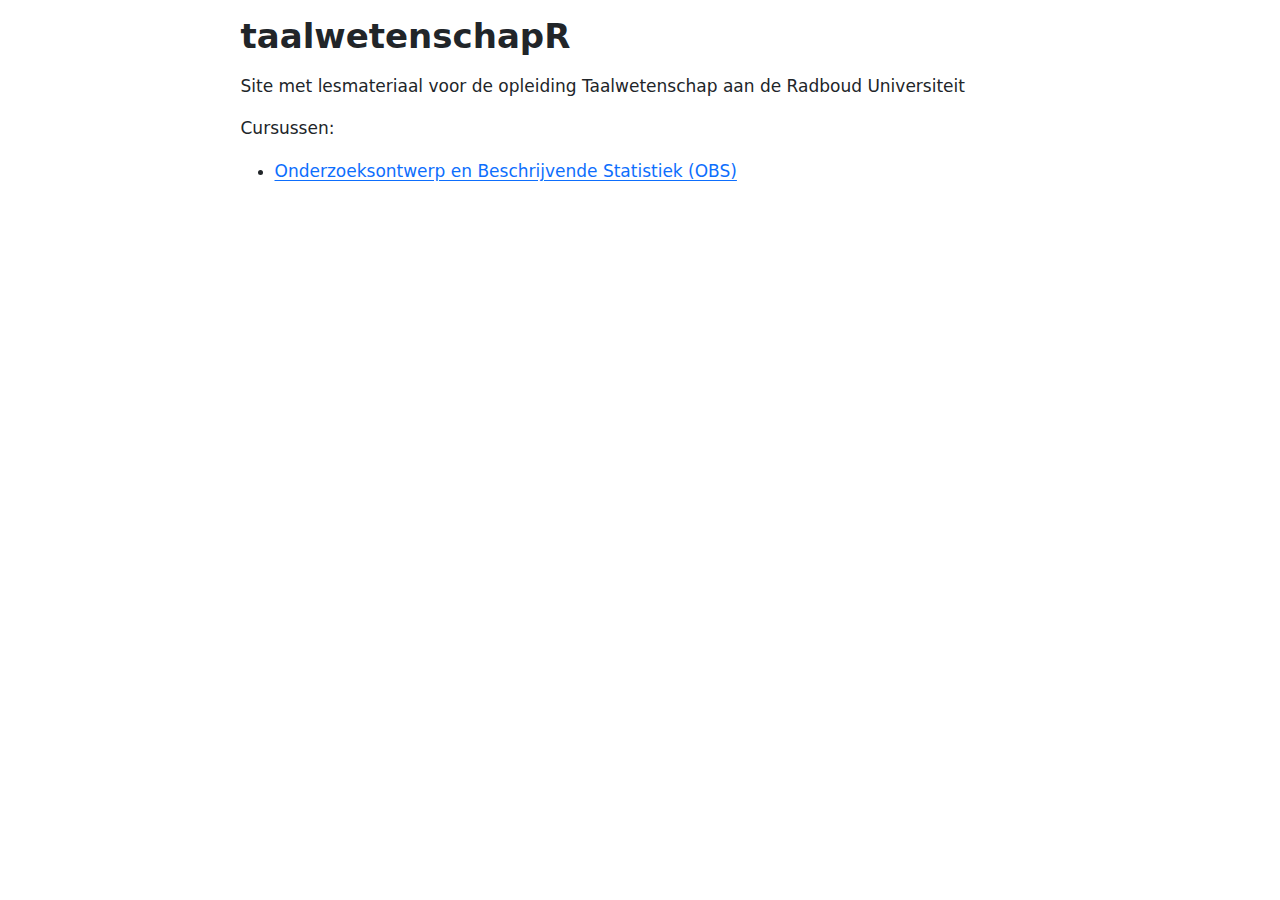
<file: index.html>
<!DOCTYPE html>
<html xmlns="http://www.w3.org/1999/xhtml" lang="en" xml:lang="en"><head>

<meta charset="utf-8">
<meta name="generator" content="quarto-1.5.57">

<meta name="viewport" content="width=device-width, initial-scale=1.0, user-scalable=yes">


<title>taalwetenschapR</title>
<style>
code{white-space: pre-wrap;}
span.smallcaps{font-variant: small-caps;}
div.columns{display: flex; gap: min(4vw, 1.5em);}
div.column{flex: auto; overflow-x: auto;}
div.hanging-indent{margin-left: 1.5em; text-indent: -1.5em;}
ul.task-list{list-style: none;}
ul.task-list li input[type="checkbox"] {
  width: 0.8em;
  margin: 0 0.8em 0.2em -1em; /* quarto-specific, see https://github.com/quarto-dev/quarto-cli/issues/4556 */ 
  vertical-align: middle;
}
</style>


<script src="index_files/libs/clipboard/clipboard.min.js"></script>
<script src="index_files/libs/quarto-html/quarto.js"></script>
<script src="index_files/libs/quarto-html/popper.min.js"></script>
<script src="index_files/libs/quarto-html/tippy.umd.min.js"></script>
<script src="index_files/libs/quarto-html/anchor.min.js"></script>
<link href="index_files/libs/quarto-html/tippy.css" rel="stylesheet">
<link href="index_files/libs/quarto-html/quarto-syntax-highlighting.css" rel="stylesheet" id="quarto-text-highlighting-styles">
<script src="index_files/libs/bootstrap/bootstrap.min.js"></script>
<link href="index_files/libs/bootstrap/bootstrap-icons.css" rel="stylesheet">
<link href="index_files/libs/bootstrap/bootstrap.min.css" rel="stylesheet" id="quarto-bootstrap" data-mode="light">


</head>

<body class="fullcontent">

<div id="quarto-content" class="page-columns page-rows-contents page-layout-article">

<main class="content" id="quarto-document-content">

<header id="title-block-header" class="quarto-title-block default">
<div class="quarto-title">
<h1 class="title">taalwetenschapR</h1>
</div>



<div class="quarto-title-meta">

    
  
    
  </div>
  


</header>


<p>Site met lesmateriaal voor de opleiding Taalwetenschap aan de Radboud Universiteit</p>
<p>Cursussen:</p>
<ul>
<li><a href="OBS/index.html">Onderzoeksontwerp en Beschrijvende Statistiek (OBS)</a></li>
</ul>

</main>
<!-- /main column -->
<script id="quarto-html-after-body" type="application/javascript">
window.document.addEventListener("DOMContentLoaded", function (event) {
  const toggleBodyColorMode = (bsSheetEl) => {
    const mode = bsSheetEl.getAttribute("data-mode");
    const bodyEl = window.document.querySelector("body");
    if (mode === "dark") {
      bodyEl.classList.add("quarto-dark");
      bodyEl.classList.remove("quarto-light");
    } else {
      bodyEl.classList.add("quarto-light");
      bodyEl.classList.remove("quarto-dark");
    }
  }
  const toggleBodyColorPrimary = () => {
    const bsSheetEl = window.document.querySelector("link#quarto-bootstrap");
    if (bsSheetEl) {
      toggleBodyColorMode(bsSheetEl);
    }
  }
  toggleBodyColorPrimary();  
  const icon = "";
  const anchorJS = new window.AnchorJS();
  anchorJS.options = {
    placement: 'right',
    icon: icon
  };
  anchorJS.add('.anchored');
  const isCodeAnnotation = (el) => {
    for (const clz of el.classList) {
      if (clz.startsWith('code-annotation-')) {                     
        return true;
      }
    }
    return false;
  }
  const onCopySuccess = function(e) {
    // button target
    const button = e.trigger;
    // don't keep focus
    button.blur();
    // flash "checked"
    button.classList.add('code-copy-button-checked');
    var currentTitle = button.getAttribute("title");
    button.setAttribute("title", "Copied!");
    let tooltip;
    if (window.bootstrap) {
      button.setAttribute("data-bs-toggle", "tooltip");
      button.setAttribute("data-bs-placement", "left");
      button.setAttribute("data-bs-title", "Copied!");
      tooltip = new bootstrap.Tooltip(button, 
        { trigger: "manual", 
          customClass: "code-copy-button-tooltip",
          offset: [0, -8]});
      tooltip.show();    
    }
    setTimeout(function() {
      if (tooltip) {
        tooltip.hide();
        button.removeAttribute("data-bs-title");
        button.removeAttribute("data-bs-toggle");
        button.removeAttribute("data-bs-placement");
      }
      button.setAttribute("title", currentTitle);
      button.classList.remove('code-copy-button-checked');
    }, 1000);
    // clear code selection
    e.clearSelection();
  }
  const getTextToCopy = function(trigger) {
      const codeEl = trigger.previousElementSibling.cloneNode(true);
      for (const childEl of codeEl.children) {
        if (isCodeAnnotation(childEl)) {
          childEl.remove();
        }
      }
      return codeEl.innerText;
  }
  const clipboard = new window.ClipboardJS('.code-copy-button:not([data-in-quarto-modal])', {
    text: getTextToCopy
  });
  clipboard.on('success', onCopySuccess);
  if (window.document.getElementById('quarto-embedded-source-code-modal')) {
    // For code content inside modals, clipBoardJS needs to be initialized with a container option
    // TODO: Check when it could be a function (https://github.com/zenorocha/clipboard.js/issues/860)
    const clipboardModal = new window.ClipboardJS('.code-copy-button[data-in-quarto-modal]', {
      text: getTextToCopy,
      container: window.document.getElementById('quarto-embedded-source-code-modal')
    });
    clipboardModal.on('success', onCopySuccess);
  }
    var localhostRegex = new RegExp(/^(?:http|https):\/\/localhost\:?[0-9]*\//);
    var mailtoRegex = new RegExp(/^mailto:/);
      var filterRegex = new RegExp('/' + window.location.host + '/');
    var isInternal = (href) => {
        return filterRegex.test(href) || localhostRegex.test(href) || mailtoRegex.test(href);
    }
    // Inspect non-navigation links and adorn them if external
 	var links = window.document.querySelectorAll('a[href]:not(.nav-link):not(.navbar-brand):not(.toc-action):not(.sidebar-link):not(.sidebar-item-toggle):not(.pagination-link):not(.no-external):not([aria-hidden]):not(.dropdown-item):not(.quarto-navigation-tool):not(.about-link)');
    for (var i=0; i<links.length; i++) {
      const link = links[i];
      if (!isInternal(link.href)) {
        // undo the damage that might have been done by quarto-nav.js in the case of
        // links that we want to consider external
        if (link.dataset.originalHref !== undefined) {
          link.href = link.dataset.originalHref;
        }
      }
    }
  function tippyHover(el, contentFn, onTriggerFn, onUntriggerFn) {
    const config = {
      allowHTML: true,
      maxWidth: 500,
      delay: 100,
      arrow: false,
      appendTo: function(el) {
          return el.parentElement;
      },
      interactive: true,
      interactiveBorder: 10,
      theme: 'quarto',
      placement: 'bottom-start',
    };
    if (contentFn) {
      config.content = contentFn;
    }
    if (onTriggerFn) {
      config.onTrigger = onTriggerFn;
    }
    if (onUntriggerFn) {
      config.onUntrigger = onUntriggerFn;
    }
    window.tippy(el, config); 
  }
  const noterefs = window.document.querySelectorAll('a[role="doc-noteref"]');
  for (var i=0; i<noterefs.length; i++) {
    const ref = noterefs[i];
    tippyHover(ref, function() {
      // use id or data attribute instead here
      let href = ref.getAttribute('data-footnote-href') || ref.getAttribute('href');
      try { href = new URL(href).hash; } catch {}
      const id = href.replace(/^#\/?/, "");
      const note = window.document.getElementById(id);
      if (note) {
        return note.innerHTML;
      } else {
        return "";
      }
    });
  }
  const xrefs = window.document.querySelectorAll('a.quarto-xref');
  const processXRef = (id, note) => {
    // Strip column container classes
    const stripColumnClz = (el) => {
      el.classList.remove("page-full", "page-columns");
      if (el.children) {
        for (const child of el.children) {
          stripColumnClz(child);
        }
      }
    }
    stripColumnClz(note)
    if (id === null || id.startsWith('sec-')) {
      // Special case sections, only their first couple elements
      const container = document.createElement("div");
      if (note.children && note.children.length > 2) {
        container.appendChild(note.children[0].cloneNode(true));
        for (let i = 1; i < note.children.length; i++) {
          const child = note.children[i];
          if (child.tagName === "P" && child.innerText === "") {
            continue;
          } else {
            container.appendChild(child.cloneNode(true));
            break;
          }
        }
        if (window.Quarto?.typesetMath) {
          window.Quarto.typesetMath(container);
        }
        return container.innerHTML
      } else {
        if (window.Quarto?.typesetMath) {
          window.Quarto.typesetMath(note);
        }
        return note.innerHTML;
      }
    } else {
      // Remove any anchor links if they are present
      const anchorLink = note.querySelector('a.anchorjs-link');
      if (anchorLink) {
        anchorLink.remove();
      }
      if (window.Quarto?.typesetMath) {
        window.Quarto.typesetMath(note);
      }
      // TODO in 1.5, we should make sure this works without a callout special case
      if (note.classList.contains("callout")) {
        return note.outerHTML;
      } else {
        return note.innerHTML;
      }
    }
  }
  for (var i=0; i<xrefs.length; i++) {
    const xref = xrefs[i];
    tippyHover(xref, undefined, function(instance) {
      instance.disable();
      let url = xref.getAttribute('href');
      let hash = undefined; 
      if (url.startsWith('#')) {
        hash = url;
      } else {
        try { hash = new URL(url).hash; } catch {}
      }
      if (hash) {
        const id = hash.replace(/^#\/?/, "");
        const note = window.document.getElementById(id);
        if (note !== null) {
          try {
            const html = processXRef(id, note.cloneNode(true));
            instance.setContent(html);
          } finally {
            instance.enable();
            instance.show();
          }
        } else {
          // See if we can fetch this
          fetch(url.split('#')[0])
          .then(res => res.text())
          .then(html => {
            const parser = new DOMParser();
            const htmlDoc = parser.parseFromString(html, "text/html");
            const note = htmlDoc.getElementById(id);
            if (note !== null) {
              const html = processXRef(id, note);
              instance.setContent(html);
            } 
          }).finally(() => {
            instance.enable();
            instance.show();
          });
        }
      } else {
        // See if we can fetch a full url (with no hash to target)
        // This is a special case and we should probably do some content thinning / targeting
        fetch(url)
        .then(res => res.text())
        .then(html => {
          const parser = new DOMParser();
          const htmlDoc = parser.parseFromString(html, "text/html");
          const note = htmlDoc.querySelector('main.content');
          if (note !== null) {
            // This should only happen for chapter cross references
            // (since there is no id in the URL)
            // remove the first header
            if (note.children.length > 0 && note.children[0].tagName === "HEADER") {
              note.children[0].remove();
            }
            const html = processXRef(null, note);
            instance.setContent(html);
          } 
        }).finally(() => {
          instance.enable();
          instance.show();
        });
      }
    }, function(instance) {
    });
  }
      let selectedAnnoteEl;
      const selectorForAnnotation = ( cell, annotation) => {
        let cellAttr = 'data-code-cell="' + cell + '"';
        let lineAttr = 'data-code-annotation="' +  annotation + '"';
        const selector = 'span[' + cellAttr + '][' + lineAttr + ']';
        return selector;
      }
      const selectCodeLines = (annoteEl) => {
        const doc = window.document;
        const targetCell = annoteEl.getAttribute("data-target-cell");
        const targetAnnotation = annoteEl.getAttribute("data-target-annotation");
        const annoteSpan = window.document.querySelector(selectorForAnnotation(targetCell, targetAnnotation));
        const lines = annoteSpan.getAttribute("data-code-lines").split(",");
        const lineIds = lines.map((line) => {
          return targetCell + "-" + line;
        })
        let top = null;
        let height = null;
        let parent = null;
        if (lineIds.length > 0) {
            //compute the position of the single el (top and bottom and make a div)
            const el = window.document.getElementById(lineIds[0]);
            top = el.offsetTop;
            height = el.offsetHeight;
            parent = el.parentElement.parentElement;
          if (lineIds.length > 1) {
            const lastEl = window.document.getElementById(lineIds[lineIds.length - 1]);
            const bottom = lastEl.offsetTop + lastEl.offsetHeight;
            height = bottom - top;
          }
          if (top !== null && height !== null && parent !== null) {
            // cook up a div (if necessary) and position it 
            let div = window.document.getElementById("code-annotation-line-highlight");
            if (div === null) {
              div = window.document.createElement("div");
              div.setAttribute("id", "code-annotation-line-highlight");
              div.style.position = 'absolute';
              parent.appendChild(div);
            }
            div.style.top = top - 2 + "px";
            div.style.height = height + 4 + "px";
            div.style.left = 0;
            let gutterDiv = window.document.getElementById("code-annotation-line-highlight-gutter");
            if (gutterDiv === null) {
              gutterDiv = window.document.createElement("div");
              gutterDiv.setAttribute("id", "code-annotation-line-highlight-gutter");
              gutterDiv.style.position = 'absolute';
              const codeCell = window.document.getElementById(targetCell);
              const gutter = codeCell.querySelector('.code-annotation-gutter');
              gutter.appendChild(gutterDiv);
            }
            gutterDiv.style.top = top - 2 + "px";
            gutterDiv.style.height = height + 4 + "px";
          }
          selectedAnnoteEl = annoteEl;
        }
      };
      const unselectCodeLines = () => {
        const elementsIds = ["code-annotation-line-highlight", "code-annotation-line-highlight-gutter"];
        elementsIds.forEach((elId) => {
          const div = window.document.getElementById(elId);
          if (div) {
            div.remove();
          }
        });
        selectedAnnoteEl = undefined;
      };
        // Handle positioning of the toggle
    window.addEventListener(
      "resize",
      throttle(() => {
        elRect = undefined;
        if (selectedAnnoteEl) {
          selectCodeLines(selectedAnnoteEl);
        }
      }, 10)
    );
    function throttle(fn, ms) {
    let throttle = false;
    let timer;
      return (...args) => {
        if(!throttle) { // first call gets through
            fn.apply(this, args);
            throttle = true;
        } else { // all the others get throttled
            if(timer) clearTimeout(timer); // cancel #2
            timer = setTimeout(() => {
              fn.apply(this, args);
              timer = throttle = false;
            }, ms);
        }
      };
    }
      // Attach click handler to the DT
      const annoteDls = window.document.querySelectorAll('dt[data-target-cell]');
      for (const annoteDlNode of annoteDls) {
        annoteDlNode.addEventListener('click', (event) => {
          const clickedEl = event.target;
          if (clickedEl !== selectedAnnoteEl) {
            unselectCodeLines();
            const activeEl = window.document.querySelector('dt[data-target-cell].code-annotation-active');
            if (activeEl) {
              activeEl.classList.remove('code-annotation-active');
            }
            selectCodeLines(clickedEl);
            clickedEl.classList.add('code-annotation-active');
          } else {
            // Unselect the line
            unselectCodeLines();
            clickedEl.classList.remove('code-annotation-active');
          }
        });
      }
  const findCites = (el) => {
    const parentEl = el.parentElement;
    if (parentEl) {
      const cites = parentEl.dataset.cites;
      if (cites) {
        return {
          el,
          cites: cites.split(' ')
        };
      } else {
        return findCites(el.parentElement)
      }
    } else {
      return undefined;
    }
  };
  var bibliorefs = window.document.querySelectorAll('a[role="doc-biblioref"]');
  for (var i=0; i<bibliorefs.length; i++) {
    const ref = bibliorefs[i];
    const citeInfo = findCites(ref);
    if (citeInfo) {
      tippyHover(citeInfo.el, function() {
        var popup = window.document.createElement('div');
        citeInfo.cites.forEach(function(cite) {
          var citeDiv = window.document.createElement('div');
          citeDiv.classList.add('hanging-indent');
          citeDiv.classList.add('csl-entry');
          var biblioDiv = window.document.getElementById('ref-' + cite);
          if (biblioDiv) {
            citeDiv.innerHTML = biblioDiv.innerHTML;
          }
          popup.appendChild(citeDiv);
        });
        return popup.innerHTML;
      });
    }
  }
});
</script>
</div> <!-- /content -->




</body></html>
</file>
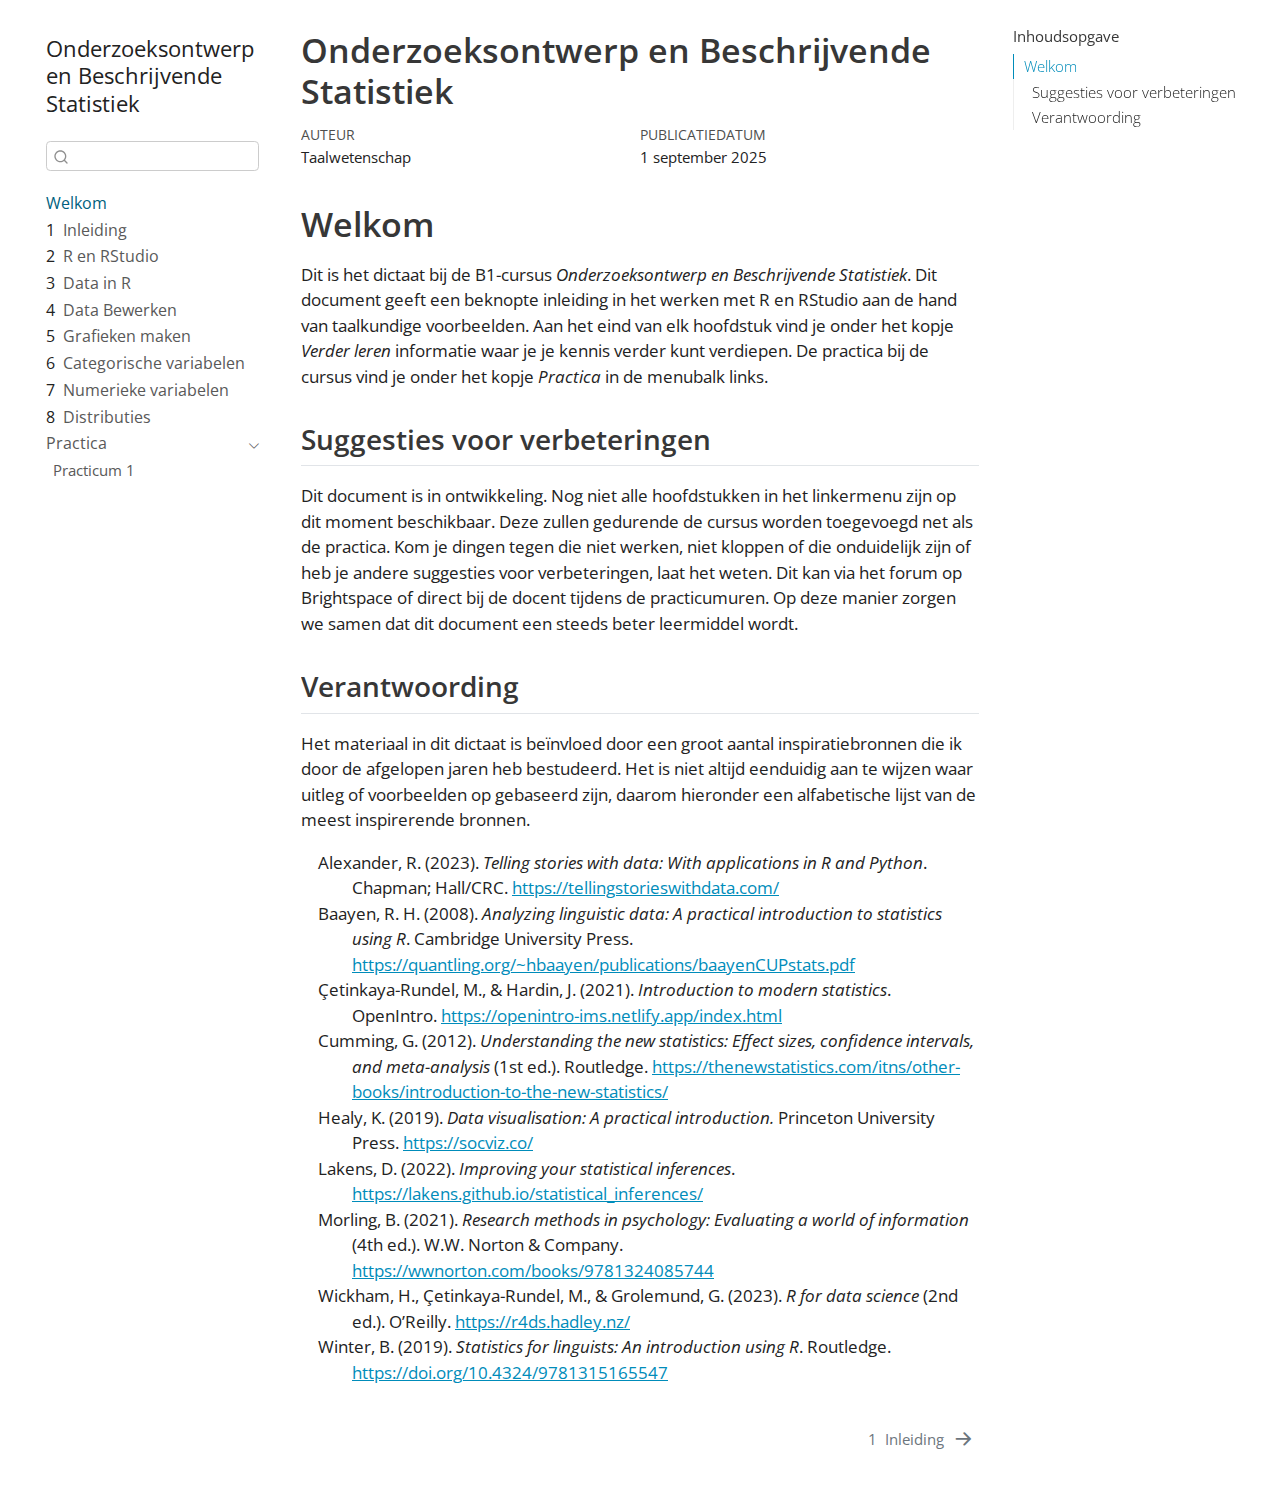
<file: OBS/index.html>
<!DOCTYPE html>
<html xmlns="http://www.w3.org/1999/xhtml" lang="nl" xml:lang="nl"><head>

<meta charset="utf-8">
<meta name="generator" content="quarto-1.3.353">

<meta name="viewport" content="width=device-width, initial-scale=1.0, user-scalable=yes">

<meta name="author" content="Taalwetenschap">
<meta name="dcterms.date" content="2025-09-01">

<title>Onderzoeksontwerp en Beschrijvende Statistiek</title>
<style>
code{white-space: pre-wrap;}
span.smallcaps{font-variant: small-caps;}
div.columns{display: flex; gap: min(4vw, 1.5em);}
div.column{flex: auto; overflow-x: auto;}
div.hanging-indent{margin-left: 1.5em; text-indent: -1.5em;}
ul.task-list{list-style: none;}
ul.task-list li input[type="checkbox"] {
  width: 0.8em;
  margin: 0 0.8em 0.2em -1em; /* quarto-specific, see https://github.com/quarto-dev/quarto-cli/issues/4556 */ 
  vertical-align: middle;
}
/* CSS for citations */
div.csl-bib-body { }
div.csl-entry {
  clear: both;
}
.hanging-indent div.csl-entry {
  margin-left:2em;
  text-indent:-2em;
}
div.csl-left-margin {
  min-width:2em;
  float:left;
}
div.csl-right-inline {
  margin-left:2em;
  padding-left:1em;
}
div.csl-indent {
  margin-left: 2em;
}</style>


<script src="site_libs/quarto-nav/quarto-nav.js"></script>
<script src="site_libs/quarto-nav/headroom.min.js"></script>
<script src="site_libs/clipboard/clipboard.min.js"></script>
<script src="site_libs/quarto-search/autocomplete.umd.js"></script>
<script src="site_libs/quarto-search/fuse.min.js"></script>
<script src="site_libs/quarto-search/quarto-search.js"></script>
<meta name="quarto:offset" content="./">
<link href="./intro.html" rel="next">
<script src="site_libs/quarto-html/quarto.js"></script>
<script src="site_libs/quarto-html/popper.min.js"></script>
<script src="site_libs/quarto-html/tippy.umd.min.js"></script>
<script src="site_libs/quarto-html/anchor.min.js"></script>
<link href="site_libs/quarto-html/tippy.css" rel="stylesheet">
<link href="site_libs/quarto-html/quarto-syntax-highlighting.css" rel="stylesheet" id="quarto-text-highlighting-styles">
<script src="site_libs/bootstrap/bootstrap.min.js"></script>
<link href="site_libs/bootstrap/bootstrap-icons.css" rel="stylesheet">
<link href="site_libs/bootstrap/bootstrap.min.css" rel="stylesheet" id="quarto-bootstrap" data-mode="light">
<script id="quarto-search-options" type="application/json">{
  "location": "sidebar",
  "copy-button": false,
  "collapse-after": 3,
  "panel-placement": "start",
  "type": "textbox",
  "limit": 20,
  "language": {
    "search-no-results-text": "Geen resultaten",
    "search-matching-documents-text": "Gevonden documenten",
    "search-copy-link-title": "Kopieer link om te zoeken",
    "search-hide-matches-text": "Extra overeenkomsten verbergen",
    "search-more-match-text": "meer overeenkomst in dit document",
    "search-more-matches-text": "meer overeenkomsten in dit document",
    "search-clear-button-title": "Wissen",
    "search-detached-cancel-button-title": "Annuleren",
    "search-submit-button-title": "Verzenden"
  }
}</script>


</head>

<body class="nav-sidebar floating">

<div id="quarto-search-results"></div>
  <header id="quarto-header" class="headroom fixed-top">
  <nav class="quarto-secondary-nav">
    <div class="container-fluid d-flex">
      <button type="button" class="quarto-btn-toggle btn" data-bs-toggle="collapse" data-bs-target="#quarto-sidebar,#quarto-sidebar-glass" aria-controls="quarto-sidebar" aria-expanded="false" aria-label="Schakel zijbalk in" onclick="if (window.quartoToggleHeadroom) { window.quartoToggleHeadroom(); }">
        <i class="bi bi-layout-text-sidebar-reverse"></i>
      </button>
      <nav class="quarto-page-breadcrumbs" aria-label="breadcrumb"><ol class="breadcrumb"><li class="breadcrumb-item"><a href="./index.html">Welkom</a></li></ol></nav>
      <a class="flex-grow-1" role="button" data-bs-toggle="collapse" data-bs-target="#quarto-sidebar,#quarto-sidebar-glass" aria-controls="quarto-sidebar" aria-expanded="false" aria-label="Schakel zijbalk in" onclick="if (window.quartoToggleHeadroom) { window.quartoToggleHeadroom(); }">      
      </a>
      <button type="button" class="btn quarto-search-button" aria-label="Zoeken" onclick="window.quartoOpenSearch();">
        <i class="bi bi-search"></i>
      </button>
    </div>
  </nav>
</header>
<!-- content -->
<div id="quarto-content" class="quarto-container page-columns page-rows-contents page-layout-article">
<!-- sidebar -->
  <nav id="quarto-sidebar" class="sidebar collapse collapse-horizontal sidebar-navigation floating overflow-auto">
    <div class="pt-lg-2 mt-2 text-left sidebar-header">
    <div class="sidebar-title mb-0 py-0">
      <a href="./">Onderzoeksontwerp en Beschrijvende Statistiek</a> 
    </div>
      </div>
        <div class="mt-2 flex-shrink-0 align-items-center">
        <div class="sidebar-search">
        <div id="quarto-search" class="" title="Zoeken"></div>
        </div>
        </div>
    <div class="sidebar-menu-container"> 
    <ul class="list-unstyled mt-1">
        <li class="sidebar-item">
  <div class="sidebar-item-container"> 
  <a href="./index.html" class="sidebar-item-text sidebar-link active">
 <span class="menu-text">Welkom</span></a>
  </div>
</li>
        <li class="sidebar-item">
  <div class="sidebar-item-container"> 
  <a href="./intro.html" class="sidebar-item-text sidebar-link">
 <span class="menu-text"><span class="chapter-number">1</span>&nbsp; <span class="chapter-title">Inleiding</span></span></a>
  </div>
</li>
        <li class="sidebar-item">
  <div class="sidebar-item-container"> 
  <a href="./R.html" class="sidebar-item-text sidebar-link">
 <span class="menu-text"><span class="chapter-number">2</span>&nbsp; <span class="chapter-title">R en RStudio</span></span></a>
  </div>
</li>
        <li class="sidebar-item">
  <div class="sidebar-item-container"> 
  <a href="./data.html" class="sidebar-item-text sidebar-link">
 <span class="menu-text"><span class="chapter-number">3</span>&nbsp; <span class="chapter-title">Data in R</span></span></a>
  </div>
</li>
        <li class="sidebar-item">
  <div class="sidebar-item-container"> 
  <a href="./bewerken.html" class="sidebar-item-text sidebar-link">
 <span class="menu-text"><span class="chapter-number">4</span>&nbsp; <span class="chapter-title">Data Bewerken</span></span></a>
  </div>
</li>
        <li class="sidebar-item">
  <div class="sidebar-item-container"> 
  <a href="./grafieken.html" class="sidebar-item-text sidebar-link">
 <span class="menu-text"><span class="chapter-number">5</span>&nbsp; <span class="chapter-title">Grafieken maken</span></span></a>
  </div>
</li>
        <li class="sidebar-item">
  <div class="sidebar-item-container"> 
  <a href="./factoren.html" class="sidebar-item-text sidebar-link">
 <span class="menu-text"><span class="chapter-number">6</span>&nbsp; <span class="chapter-title">Categorische variabelen</span></span></a>
  </div>
</li>
        <li class="sidebar-item">
  <div class="sidebar-item-container"> 
  <a href="./numeriek.html" class="sidebar-item-text sidebar-link">
 <span class="menu-text"><span class="chapter-number">7</span>&nbsp; <span class="chapter-title">Numerieke variabelen</span></span></a>
  </div>
</li>
        <li class="sidebar-item">
  <div class="sidebar-item-container"> 
  <a href="./distributies.html" class="sidebar-item-text sidebar-link">
 <span class="menu-text"><span class="chapter-number">8</span>&nbsp; <span class="chapter-title">Distributies</span></span></a>
  </div>
</li>
        <li class="sidebar-item sidebar-item-section">
      <div class="sidebar-item-container"> 
            <a href="./practica.html" class="sidebar-item-text sidebar-link">
 <span class="menu-text">Practica</span></a>
          <a class="sidebar-item-toggle text-start" data-bs-toggle="collapse" data-bs-target="#quarto-sidebar-section-1" aria-expanded="true" aria-label="Schakel sectie">
            <i class="bi bi-chevron-right ms-2"></i>
          </a> 
      </div>
      <ul id="quarto-sidebar-section-1" class="collapse list-unstyled sidebar-section depth1 show">  
          <li class="sidebar-item">
  <div class="sidebar-item-container"> 
  <a href="./_practica/practicum1.html" class="sidebar-item-text sidebar-link">
 <span class="menu-text">Practicum 1</span></a>
  </div>
</li>
      </ul>
  </li>
    </ul>
    </div>
</nav>
<div id="quarto-sidebar-glass" data-bs-toggle="collapse" data-bs-target="#quarto-sidebar,#quarto-sidebar-glass"></div>
<!-- margin-sidebar -->
    <div id="quarto-margin-sidebar" class="sidebar margin-sidebar">
        <nav id="TOC" role="doc-toc" class="toc-active">
    <h2 id="toc-title">Inhoudsopgave</h2>
   
  <ul class="collapse">
  <li><a href="#welkom" id="toc-welkom" class="nav-link active" data-scroll-target="#welkom">Welkom</a>
  <ul class="collapse">
  <li><a href="#suggesties-voor-verbeteringen" id="toc-suggesties-voor-verbeteringen" class="nav-link" data-scroll-target="#suggesties-voor-verbeteringen">Suggesties voor verbeteringen</a></li>
  <li><a href="#verantwoording" id="toc-verantwoording" class="nav-link" data-scroll-target="#verantwoording">Verantwoording</a></li>
  </ul></li>
  </ul>
</nav>
    </div>
<!-- main -->
<main class="content" id="quarto-document-content">

<header id="title-block-header" class="quarto-title-block default">
<div class="quarto-title">
<h1 class="title">Onderzoeksontwerp en Beschrijvende Statistiek</h1>
</div>



<div class="quarto-title-meta">

    <div>
    <div class="quarto-title-meta-heading">Auteur</div>
    <div class="quarto-title-meta-contents">
             <p>Taalwetenschap </p>
          </div>
  </div>
    
    <div>
    <div class="quarto-title-meta-heading">Publicatiedatum</div>
    <div class="quarto-title-meta-contents">
      <p class="date">1 september 2025</p>
    </div>
  </div>
  
    
  </div>
  

</header>

<section id="welkom" class="level1 unnumbered">
<h1 class="unnumbered">Welkom</h1>
<p>Dit is het dictaat bij de B1-cursus <em>Onderzoeksontwerp en Beschrijvende Statistiek</em>. Dit document geeft een beknopte inleiding in het werken met R en RStudio aan de hand van taalkundige voorbeelden. Aan het eind van elk hoofdstuk vind je onder het kopje <em>Verder leren</em> informatie waar je je kennis verder kunt verdiepen. De practica bij de cursus vind je onder het kopje <em>Practica</em> in de menubalk links.</p>
<section id="suggesties-voor-verbeteringen" class="level2">
<h2 class="anchored" data-anchor-id="suggesties-voor-verbeteringen">Suggesties voor verbeteringen</h2>
<p>Dit document is in ontwikkeling. Nog niet alle hoofdstukken in het linkermenu zijn op dit moment beschikbaar. Deze zullen gedurende de cursus worden toegevoegd net als de practica. Kom je dingen tegen die niet werken, niet kloppen of die onduidelijk zijn of heb je andere suggesties voor verbeteringen, laat het weten. Dit kan via het forum op Brightspace of direct bij de docent tijdens de practicumuren. Op deze manier zorgen we samen dat dit document een steeds beter leermiddel wordt.</p>
</section>
<section id="verantwoording" class="level2">
<h2 class="anchored" data-anchor-id="verantwoording">Verantwoording</h2>
<p>Het materiaal in dit dictaat is beïnvloed door een groot aantal inspiratiebronnen die ik door de afgelopen jaren heb bestudeerd. Het is niet altijd eenduidig aan te wijzen waar uitleg of voorbeelden op gebaseerd zijn, daarom hieronder een alfabetische lijst van de meest inspirerende bronnen.</p>



</section>
</section>

<div id="refs" class="references csl-bib-body hanging-indent" data-line-spacing="2" role="list">
<div id="ref-Alexander2023" class="csl-entry" role="listitem">
Alexander, R. (2023). <em>Telling stories with data: With applications
in <span>R</span> and <span>P</span>ython</em>. Chapman; Hall/CRC. <a href="https://tellingstorieswithdata.com/">https://tellingstorieswithdata.com/</a>
</div>
<div id="ref-Baayen2008" class="csl-entry" role="listitem">
Baayen, R. H. (2008). <em>Analyzing linguistic data: A practical
introduction to statistics using <span>R</span></em>. Cambridge
University Press. <a href="https://quantling.org/~hbaayen/publications/baayenCUPstats.pdf">https://quantling.org/~hbaayen/publications/baayenCUPstats.pdf</a>
</div>
<div id="ref-IntroModernStats" class="csl-entry" role="listitem">
Çetinkaya-Rundel, M., &amp; Hardin, J. (2021). <em>Introduction to
modern statistics</em>. OpenIntro. <a href="https://openintro-ims.netlify.app/index.html">https://openintro-ims.netlify.app/index.html</a>
</div>
<div id="ref-Cumming2012" class="csl-entry" role="listitem">
Cumming, G. (2012). <em>Understanding the new statistics: Effect sizes,
confidence intervals, and meta-analysis</em> (1st ed.). Routledge. <a href="https://thenewstatistics.com/itns/other-books/introduction-to-the-new-statistics/">https://thenewstatistics.com/itns/other-books/introduction-to-the-new-statistics/</a>
</div>
<div id="ref-IntroDataVis" class="csl-entry" role="listitem">
Healy, K. (2019). <em>Data visualisation: A practical introduction.</em>
Princeton University Press. <a href="https://socviz.co/">https://socviz.co/</a>
</div>
<div id="ref-Lakens2022" class="csl-entry" role="listitem">
Lakens, D. (2022). <em>Improving your statistical inferences</em>. <a href="https://lakens.github.io/statistical_inferences/">https://lakens.github.io/statistical_inferences/</a>
</div>
<div id="ref-Morling2021" class="csl-entry" role="listitem">
Morling, B. (2021). <em>Research methods in psychology: Evaluating a
world of information</em> (4th ed.). W.W. Norton &amp; Company. <a href="https://wwnorton.com/books/9781324085744">https://wwnorton.com/books/9781324085744</a>
</div>
<div id="ref-R4DS" class="csl-entry" role="listitem">
Wickham, H., Çetinkaya-Rundel, M., &amp; Grolemund, G. (2023).
<em><span>R</span> for data science</em> (2nd ed.). O’Reilly. <a href="https://r4ds.hadley.nz/">https://r4ds.hadley.nz/</a>
</div>
<div id="ref-Winter2019" class="csl-entry" role="listitem">
Winter, B. (2019). <em>Statistics for linguists: An introduction using
<span>R</span></em>. Routledge. <a href="https://doi.org/10.4324/9781315165547">https://doi.org/10.4324/9781315165547</a>
</div>
</div></main> <!-- /main -->
<script id="quarto-html-after-body" type="application/javascript">
window.document.addEventListener("DOMContentLoaded", function (event) {
  const toggleBodyColorMode = (bsSheetEl) => {
    const mode = bsSheetEl.getAttribute("data-mode");
    const bodyEl = window.document.querySelector("body");
    if (mode === "dark") {
      bodyEl.classList.add("quarto-dark");
      bodyEl.classList.remove("quarto-light");
    } else {
      bodyEl.classList.add("quarto-light");
      bodyEl.classList.remove("quarto-dark");
    }
  }
  const toggleBodyColorPrimary = () => {
    const bsSheetEl = window.document.querySelector("link#quarto-bootstrap");
    if (bsSheetEl) {
      toggleBodyColorMode(bsSheetEl);
    }
  }
  toggleBodyColorPrimary();  
  const icon = "";
  const anchorJS = new window.AnchorJS();
  anchorJS.options = {
    placement: 'right',
    icon: icon
  };
  anchorJS.add('.anchored');
  const isCodeAnnotation = (el) => {
    for (const clz of el.classList) {
      if (clz.startsWith('code-annotation-')) {                     
        return true;
      }
    }
    return false;
  }
  const clipboard = new window.ClipboardJS('.code-copy-button', {
    text: function(trigger) {
      const codeEl = trigger.previousElementSibling.cloneNode(true);
      for (const childEl of codeEl.children) {
        if (isCodeAnnotation(childEl)) {
          childEl.remove();
        }
      }
      return codeEl.innerText;
    }
  });
  clipboard.on('success', function(e) {
    // button target
    const button = e.trigger;
    // don't keep focus
    button.blur();
    // flash "checked"
    button.classList.add('code-copy-button-checked');
    var currentTitle = button.getAttribute("title");
    button.setAttribute("title", "Gekopieerd!");
    let tooltip;
    if (window.bootstrap) {
      button.setAttribute("data-bs-toggle", "tooltip");
      button.setAttribute("data-bs-placement", "left");
      button.setAttribute("data-bs-title", "Gekopieerd!");
      tooltip = new bootstrap.Tooltip(button, 
        { trigger: "manual", 
          customClass: "code-copy-button-tooltip",
          offset: [0, -8]});
      tooltip.show();    
    }
    setTimeout(function() {
      if (tooltip) {
        tooltip.hide();
        button.removeAttribute("data-bs-title");
        button.removeAttribute("data-bs-toggle");
        button.removeAttribute("data-bs-placement");
      }
      button.setAttribute("title", currentTitle);
      button.classList.remove('code-copy-button-checked');
    }, 1000);
    // clear code selection
    e.clearSelection();
  });
  function tippyHover(el, contentFn) {
    const config = {
      allowHTML: true,
      content: contentFn,
      maxWidth: 500,
      delay: 100,
      arrow: false,
      appendTo: function(el) {
          return el.parentElement;
      },
      interactive: true,
      interactiveBorder: 10,
      theme: 'quarto',
      placement: 'bottom-start'
    };
    window.tippy(el, config); 
  }
  const noterefs = window.document.querySelectorAll('a[role="doc-noteref"]');
  for (var i=0; i<noterefs.length; i++) {
    const ref = noterefs[i];
    tippyHover(ref, function() {
      // use id or data attribute instead here
      let href = ref.getAttribute('data-footnote-href') || ref.getAttribute('href');
      try { href = new URL(href).hash; } catch {}
      const id = href.replace(/^#\/?/, "");
      const note = window.document.getElementById(id);
      return note.innerHTML;
    });
  }
      let selectedAnnoteEl;
      const selectorForAnnotation = ( cell, annotation) => {
        let cellAttr = 'data-code-cell="' + cell + '"';
        let lineAttr = 'data-code-annotation="' +  annotation + '"';
        const selector = 'span[' + cellAttr + '][' + lineAttr + ']';
        return selector;
      }
      const selectCodeLines = (annoteEl) => {
        const doc = window.document;
        const targetCell = annoteEl.getAttribute("data-target-cell");
        const targetAnnotation = annoteEl.getAttribute("data-target-annotation");
        const annoteSpan = window.document.querySelector(selectorForAnnotation(targetCell, targetAnnotation));
        const lines = annoteSpan.getAttribute("data-code-lines").split(",");
        const lineIds = lines.map((line) => {
          return targetCell + "-" + line;
        })
        let top = null;
        let height = null;
        let parent = null;
        if (lineIds.length > 0) {
            //compute the position of the single el (top and bottom and make a div)
            const el = window.document.getElementById(lineIds[0]);
            top = el.offsetTop;
            height = el.offsetHeight;
            parent = el.parentElement.parentElement;
          if (lineIds.length > 1) {
            const lastEl = window.document.getElementById(lineIds[lineIds.length - 1]);
            const bottom = lastEl.offsetTop + lastEl.offsetHeight;
            height = bottom - top;
          }
          if (top !== null && height !== null && parent !== null) {
            // cook up a div (if necessary) and position it 
            let div = window.document.getElementById("code-annotation-line-highlight");
            if (div === null) {
              div = window.document.createElement("div");
              div.setAttribute("id", "code-annotation-line-highlight");
              div.style.position = 'absolute';
              parent.appendChild(div);
            }
            div.style.top = top - 2 + "px";
            div.style.height = height + 4 + "px";
            let gutterDiv = window.document.getElementById("code-annotation-line-highlight-gutter");
            if (gutterDiv === null) {
              gutterDiv = window.document.createElement("div");
              gutterDiv.setAttribute("id", "code-annotation-line-highlight-gutter");
              gutterDiv.style.position = 'absolute';
              const codeCell = window.document.getElementById(targetCell);
              const gutter = codeCell.querySelector('.code-annotation-gutter');
              gutter.appendChild(gutterDiv);
            }
            gutterDiv.style.top = top - 2 + "px";
            gutterDiv.style.height = height + 4 + "px";
          }
          selectedAnnoteEl = annoteEl;
        }
      };
      const unselectCodeLines = () => {
        const elementsIds = ["code-annotation-line-highlight", "code-annotation-line-highlight-gutter"];
        elementsIds.forEach((elId) => {
          const div = window.document.getElementById(elId);
          if (div) {
            div.remove();
          }
        });
        selectedAnnoteEl = undefined;
      };
      // Attach click handler to the DT
      const annoteDls = window.document.querySelectorAll('dt[data-target-cell]');
      for (const annoteDlNode of annoteDls) {
        annoteDlNode.addEventListener('click', (event) => {
          const clickedEl = event.target;
          if (clickedEl !== selectedAnnoteEl) {
            unselectCodeLines();
            const activeEl = window.document.querySelector('dt[data-target-cell].code-annotation-active');
            if (activeEl) {
              activeEl.classList.remove('code-annotation-active');
            }
            selectCodeLines(clickedEl);
            clickedEl.classList.add('code-annotation-active');
          } else {
            // Unselect the line
            unselectCodeLines();
            clickedEl.classList.remove('code-annotation-active');
          }
        });
      }
  const findCites = (el) => {
    const parentEl = el.parentElement;
    if (parentEl) {
      const cites = parentEl.dataset.cites;
      if (cites) {
        return {
          el,
          cites: cites.split(' ')
        };
      } else {
        return findCites(el.parentElement)
      }
    } else {
      return undefined;
    }
  };
  var bibliorefs = window.document.querySelectorAll('a[role="doc-biblioref"]');
  for (var i=0; i<bibliorefs.length; i++) {
    const ref = bibliorefs[i];
    const citeInfo = findCites(ref);
    if (citeInfo) {
      tippyHover(citeInfo.el, function() {
        var popup = window.document.createElement('div');
        citeInfo.cites.forEach(function(cite) {
          var citeDiv = window.document.createElement('div');
          citeDiv.classList.add('hanging-indent');
          citeDiv.classList.add('csl-entry');
          var biblioDiv = window.document.getElementById('ref-' + cite);
          if (biblioDiv) {
            citeDiv.innerHTML = biblioDiv.innerHTML;
          }
          popup.appendChild(citeDiv);
        });
        return popup.innerHTML;
      });
    }
  }
});
</script>
<nav class="page-navigation">
  <div class="nav-page nav-page-previous">
  </div>
  <div class="nav-page nav-page-next">
      <a href="./intro.html" class="pagination-link">
        <span class="nav-page-text"><span class="chapter-number">1</span>&nbsp; <span class="chapter-title">Inleiding</span></span> <i class="bi bi-arrow-right-short"></i>
      </a>
  </div>
</nav>
</div> <!-- /content -->



</body></html>
</file>
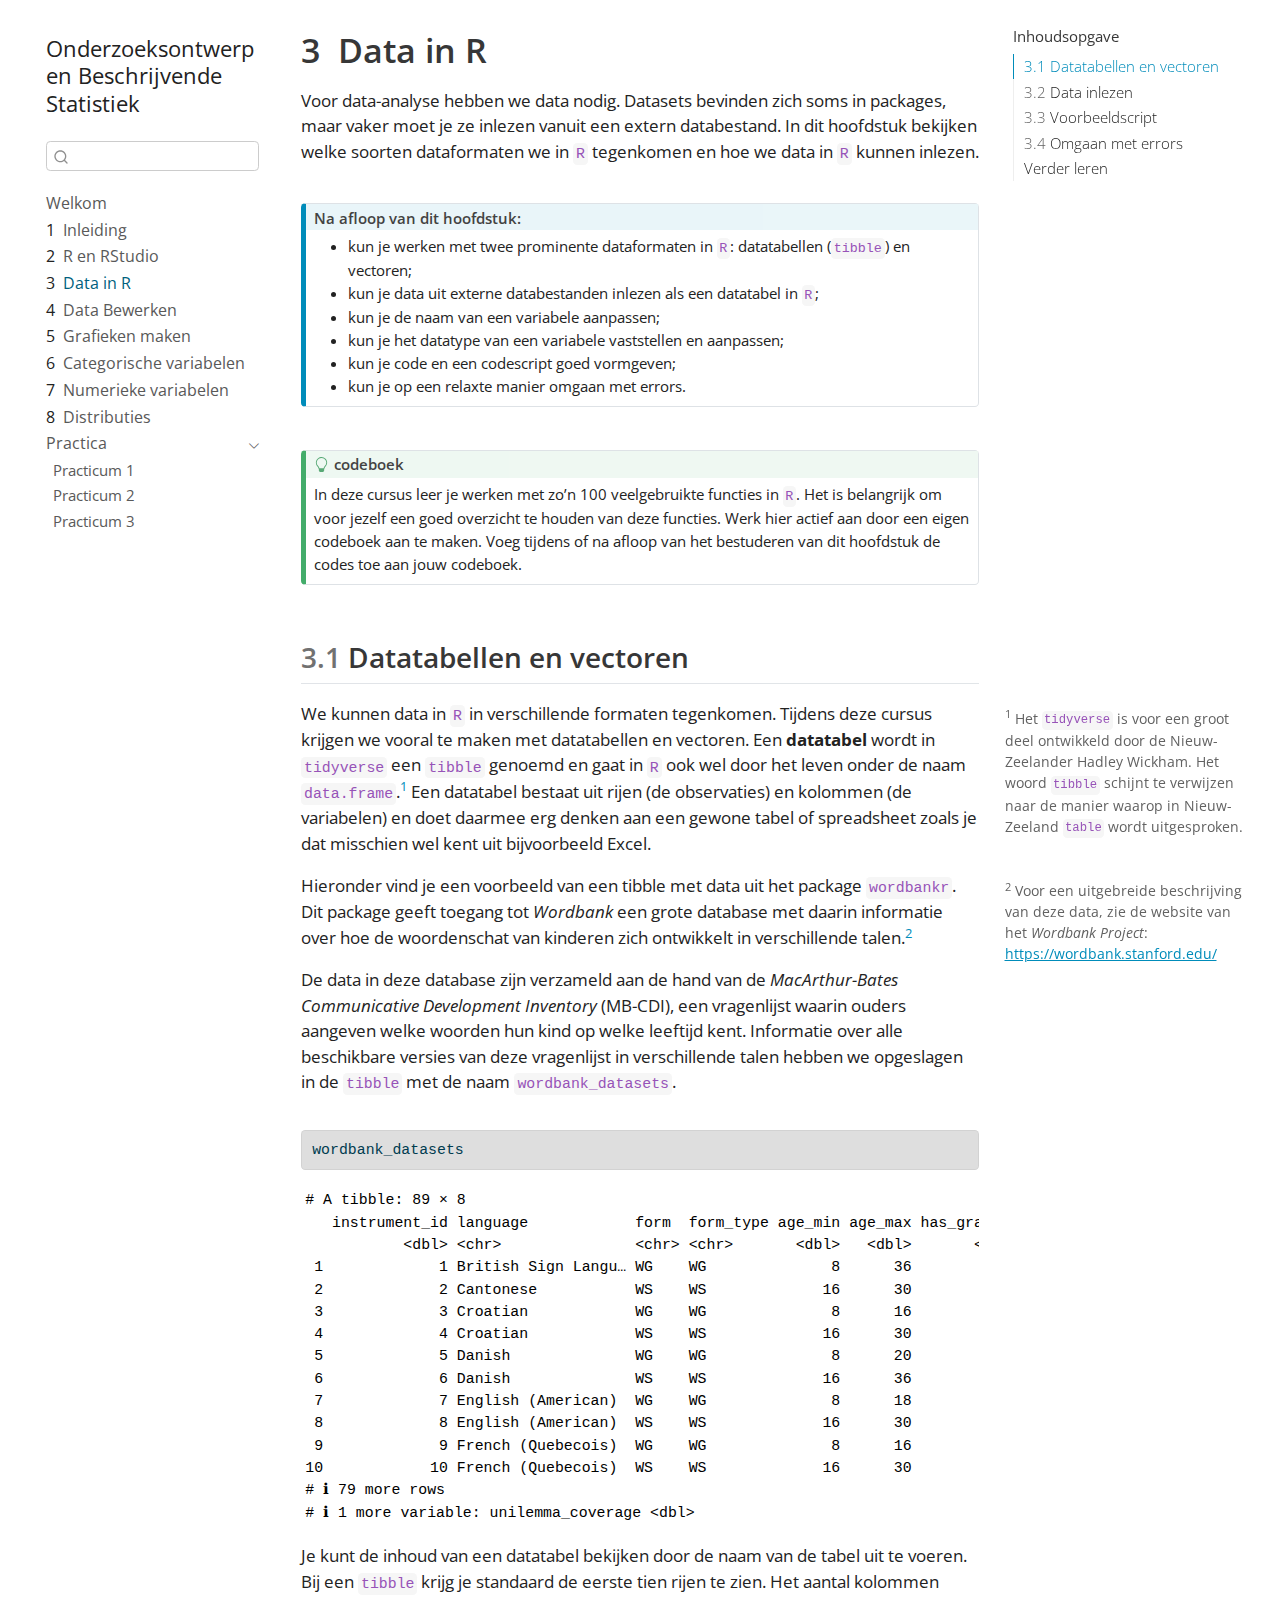
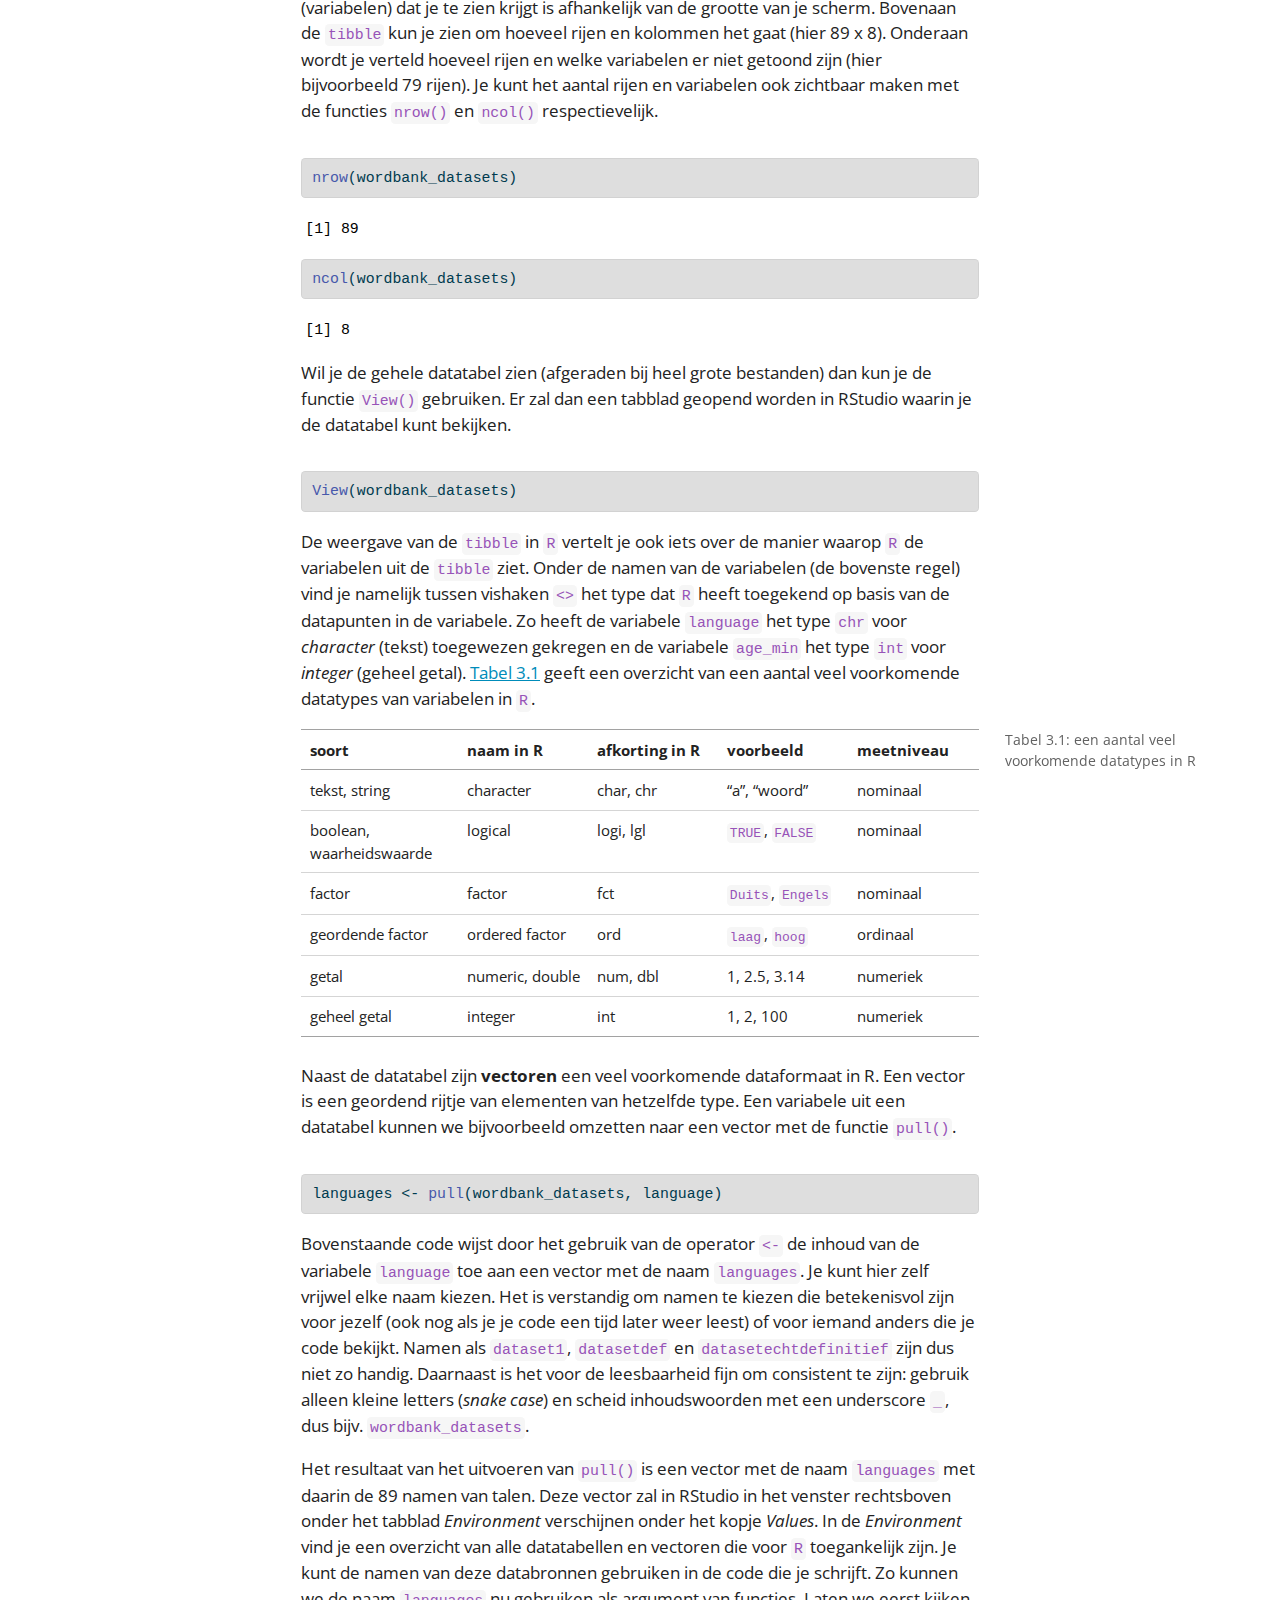
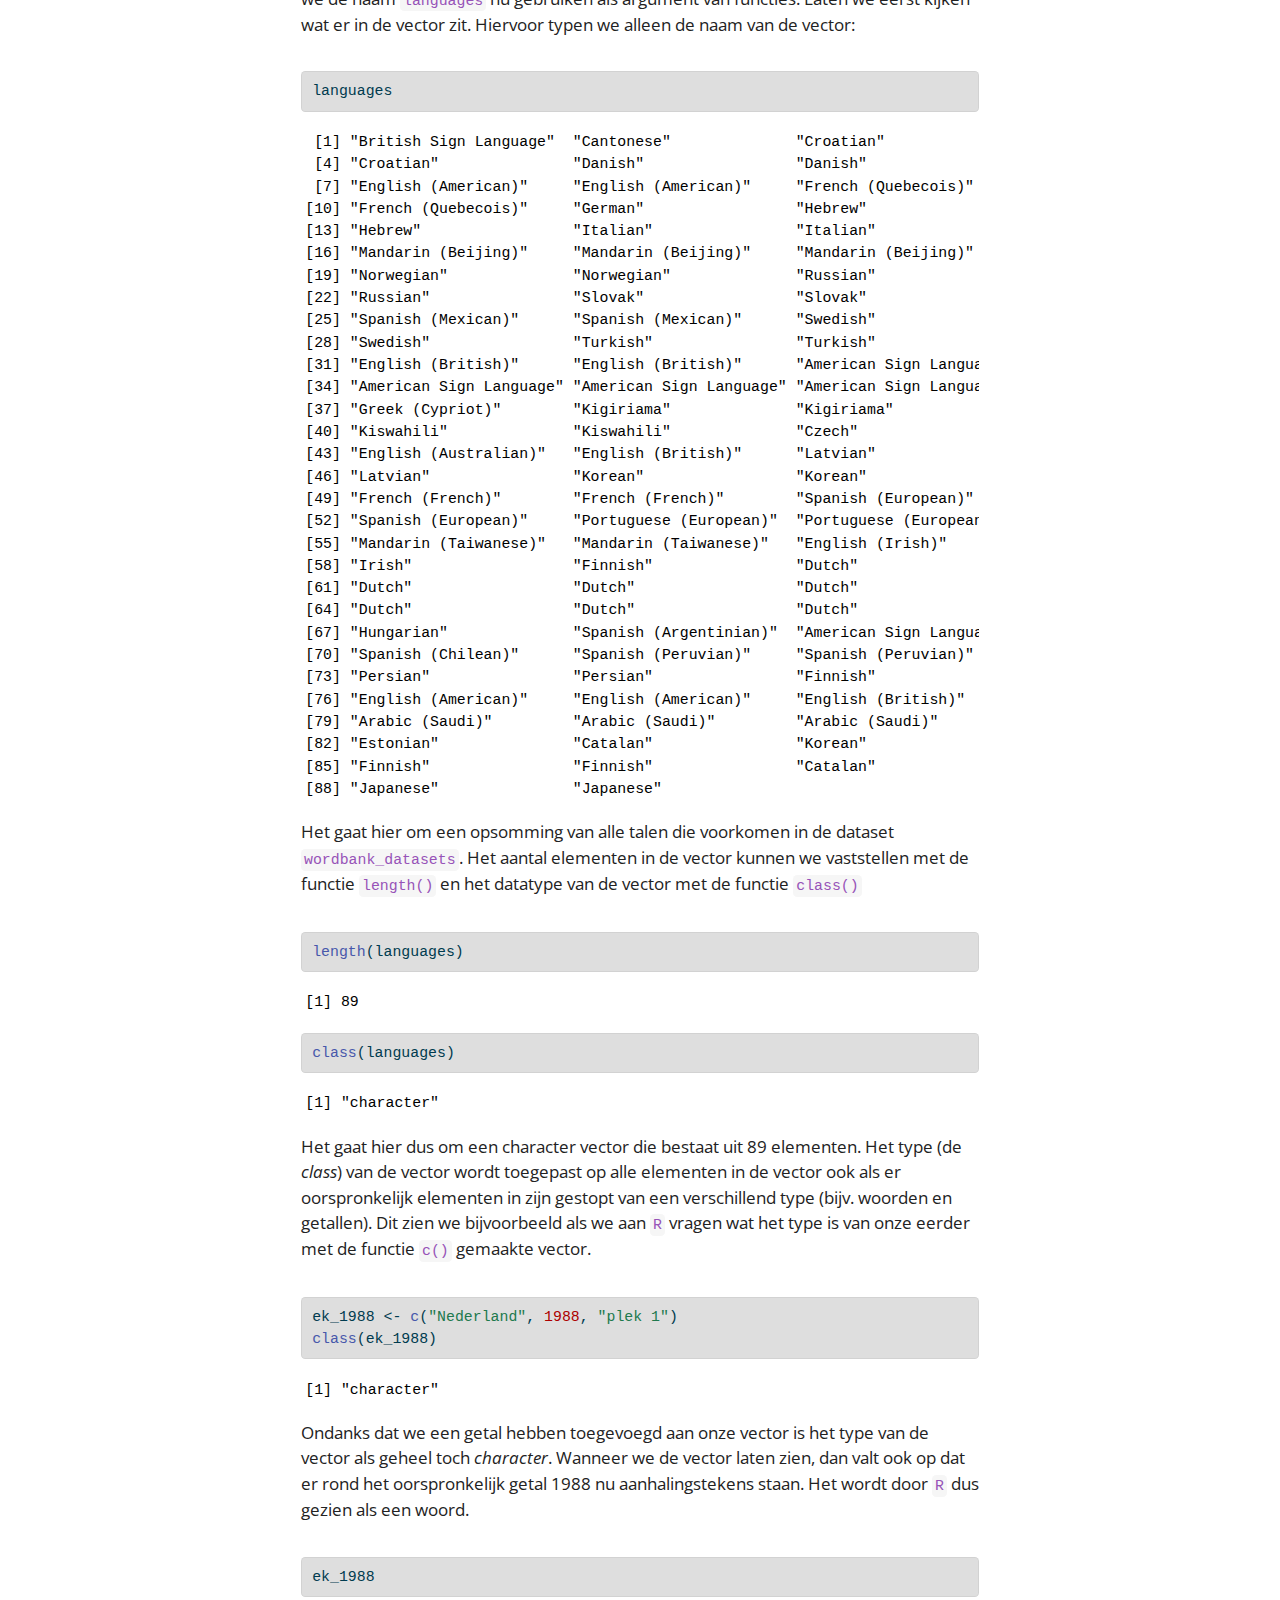
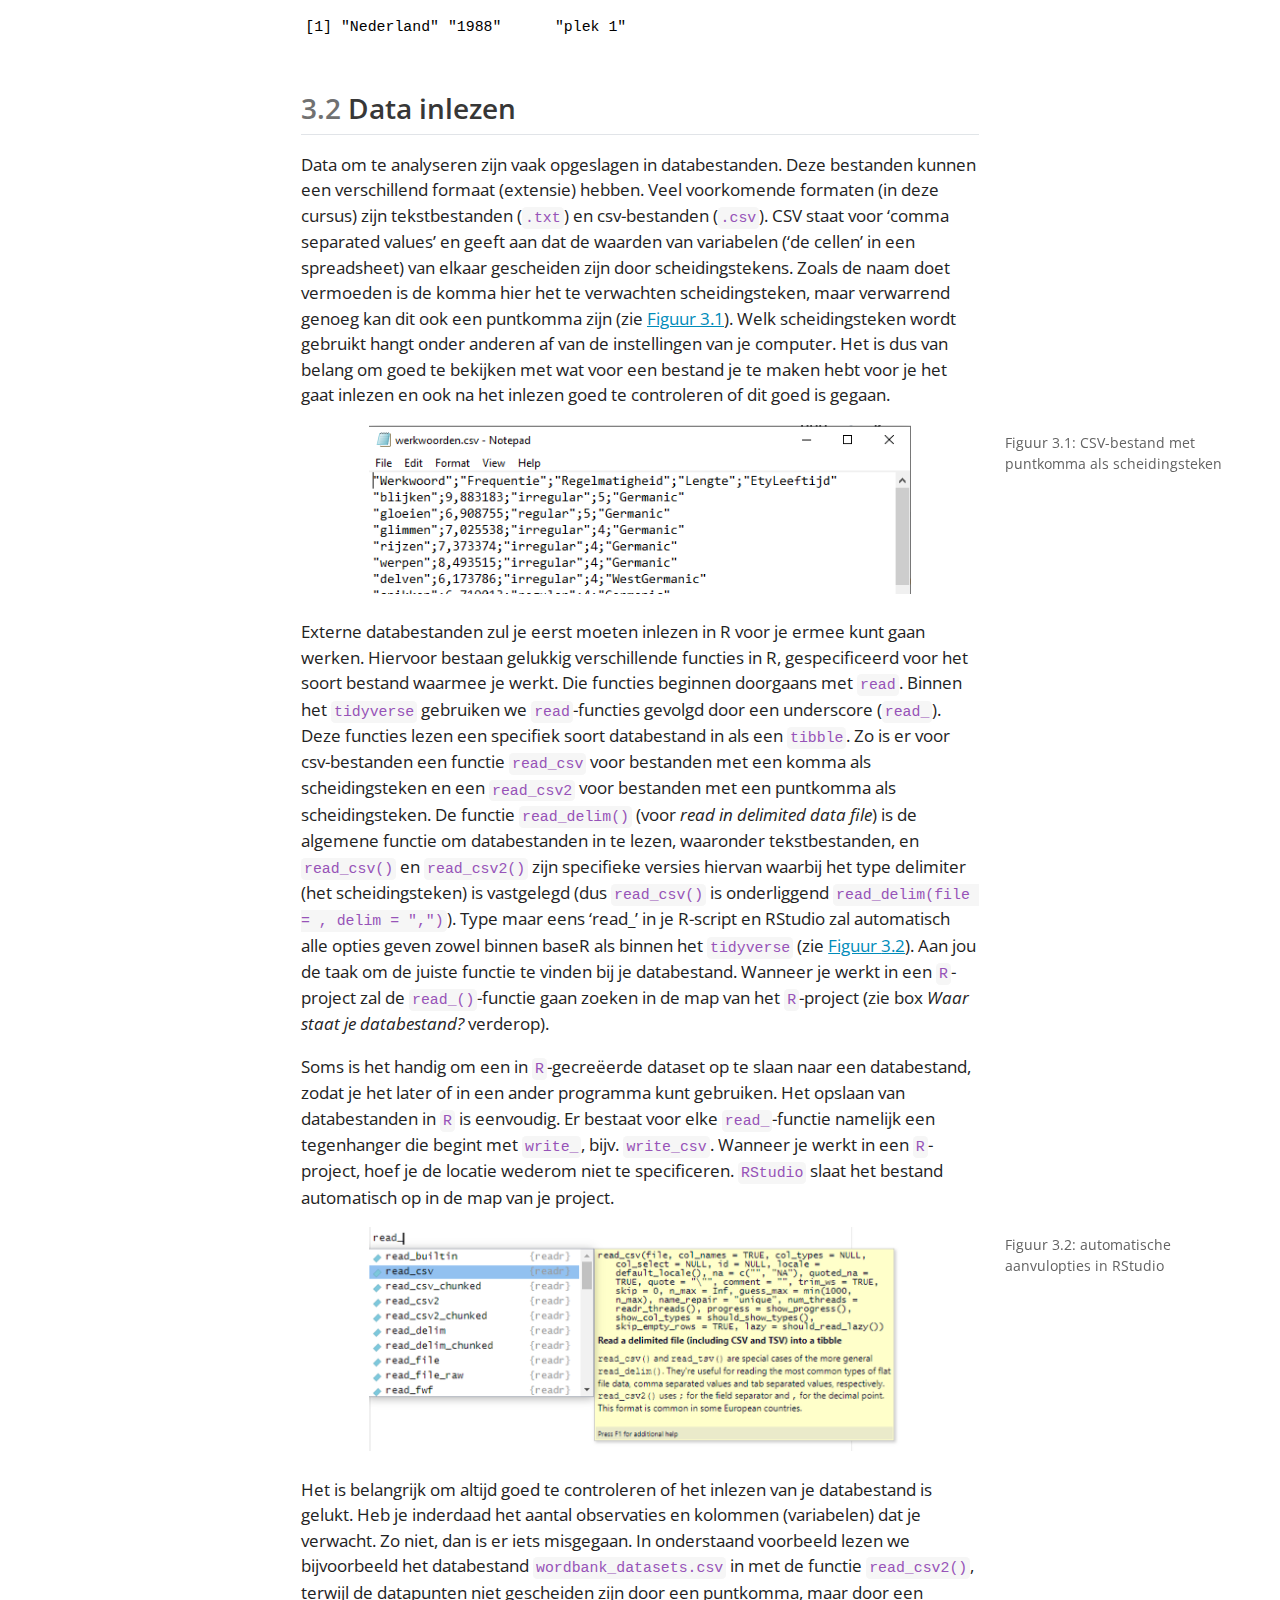
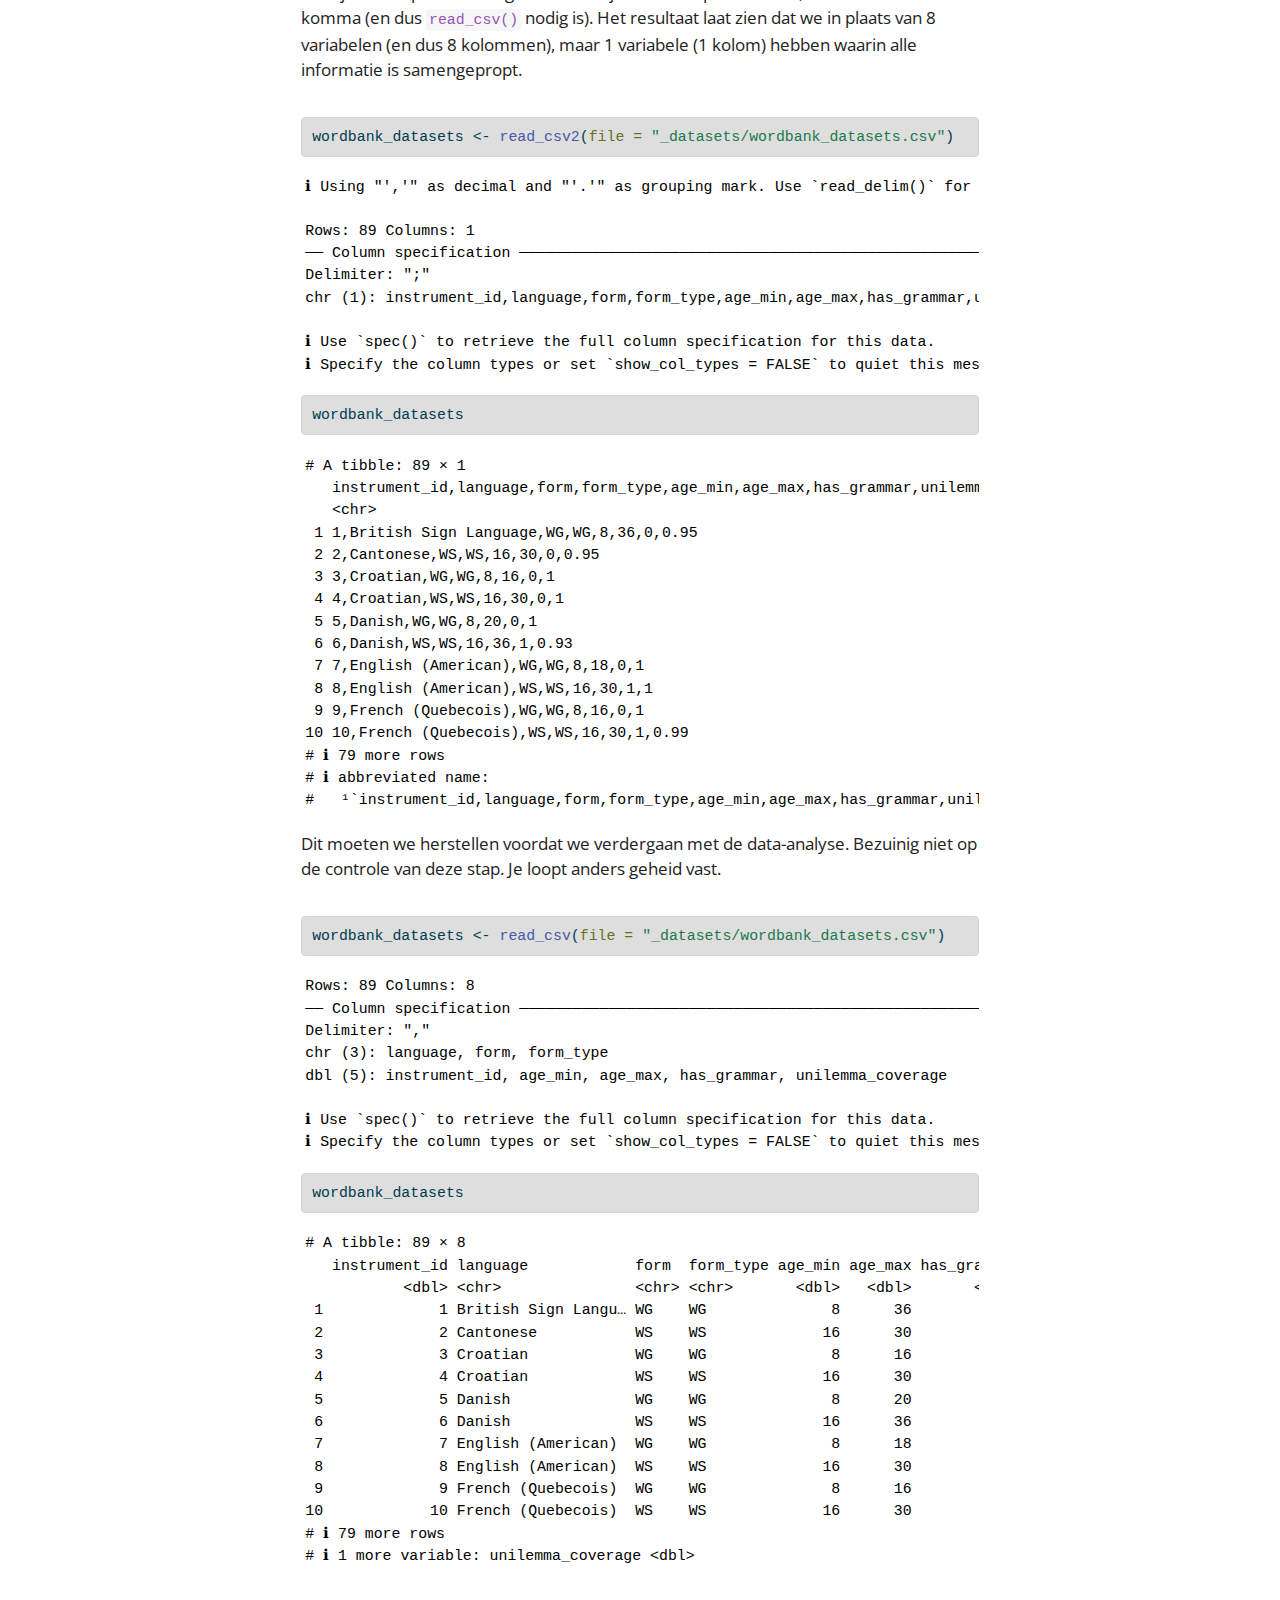
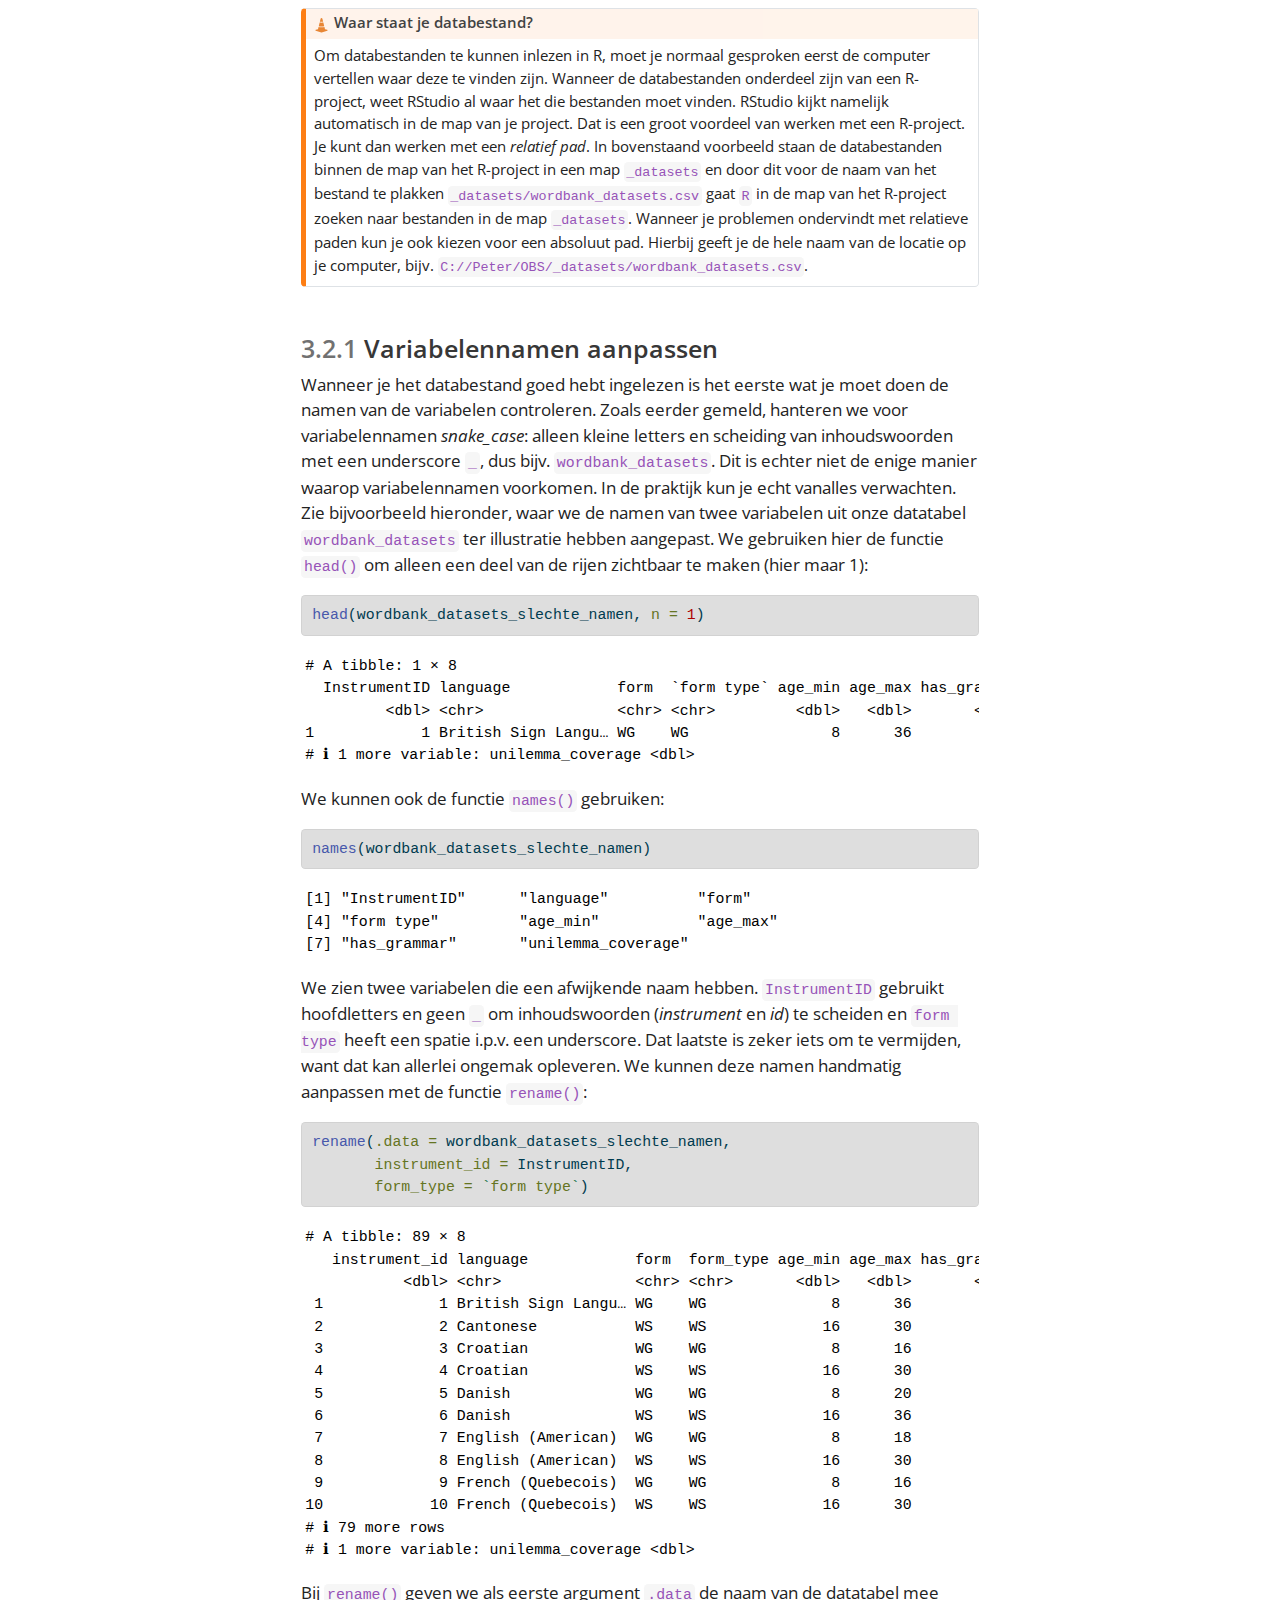
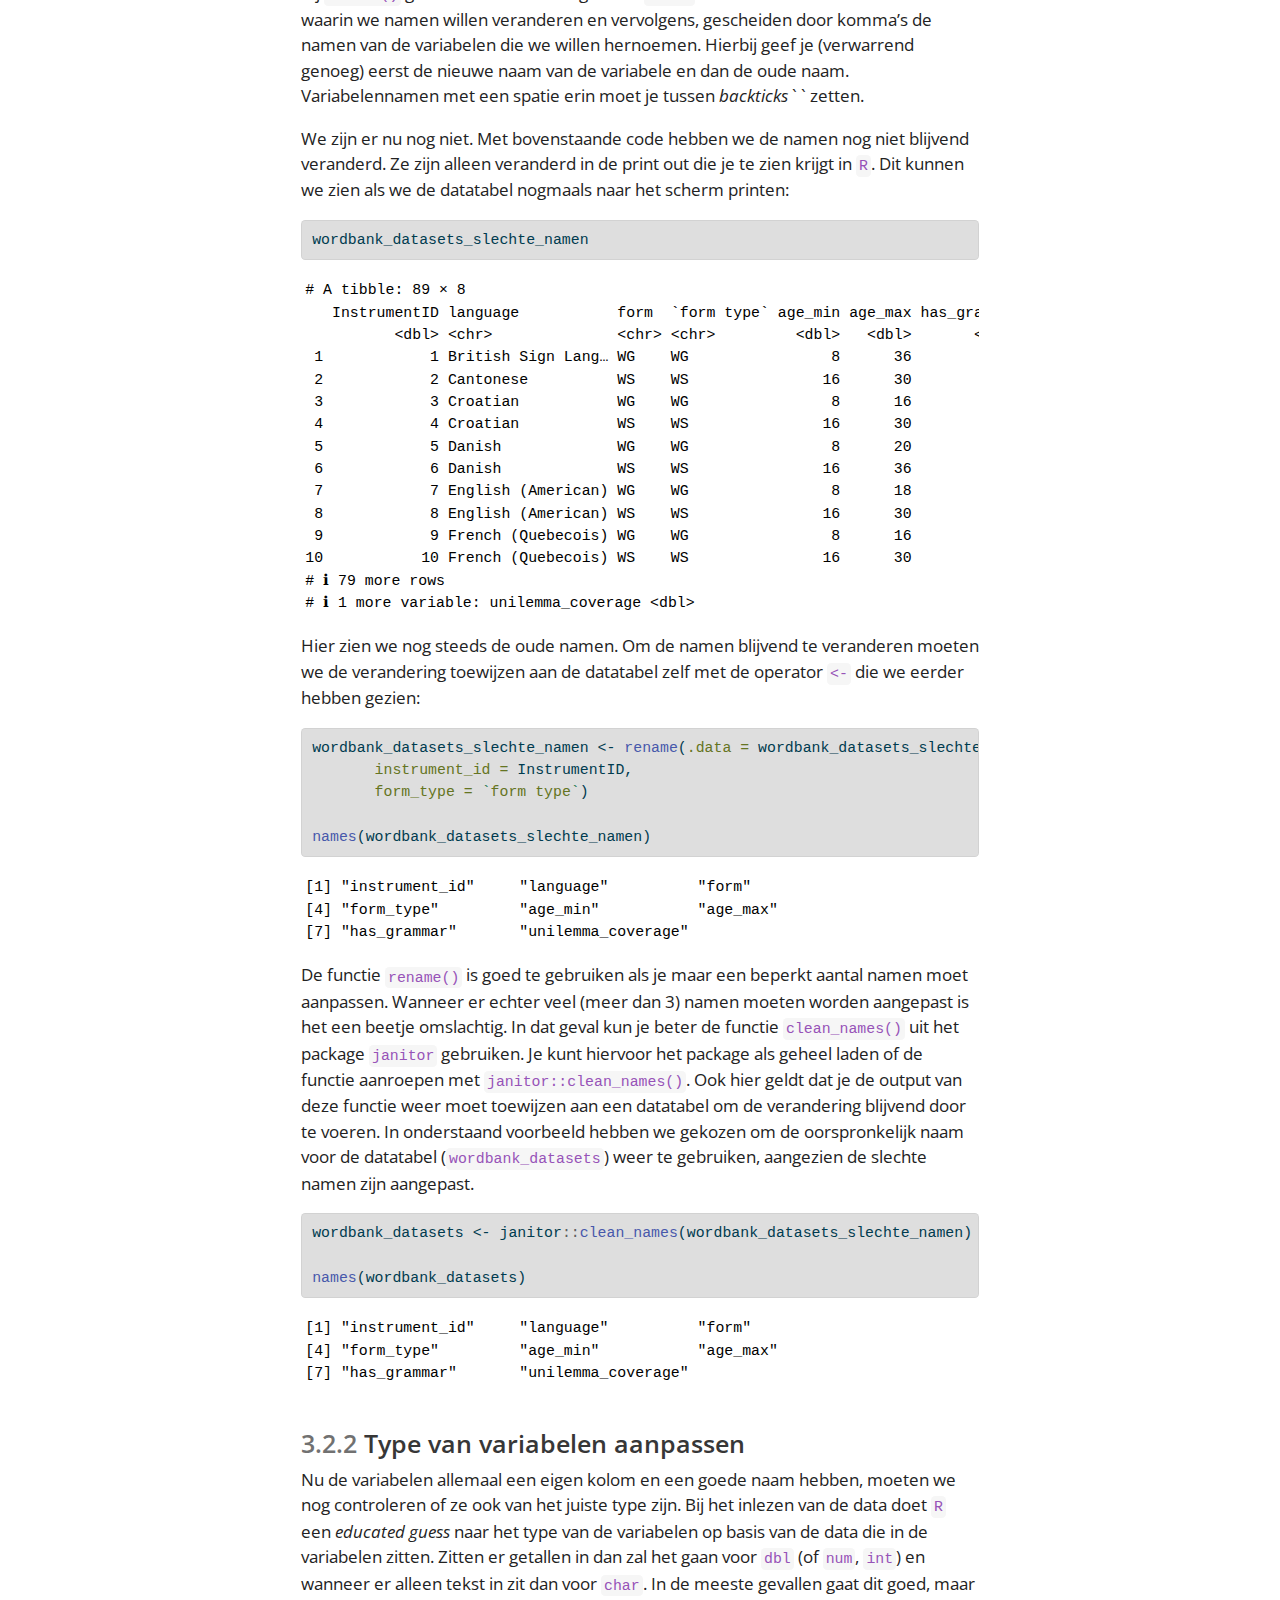
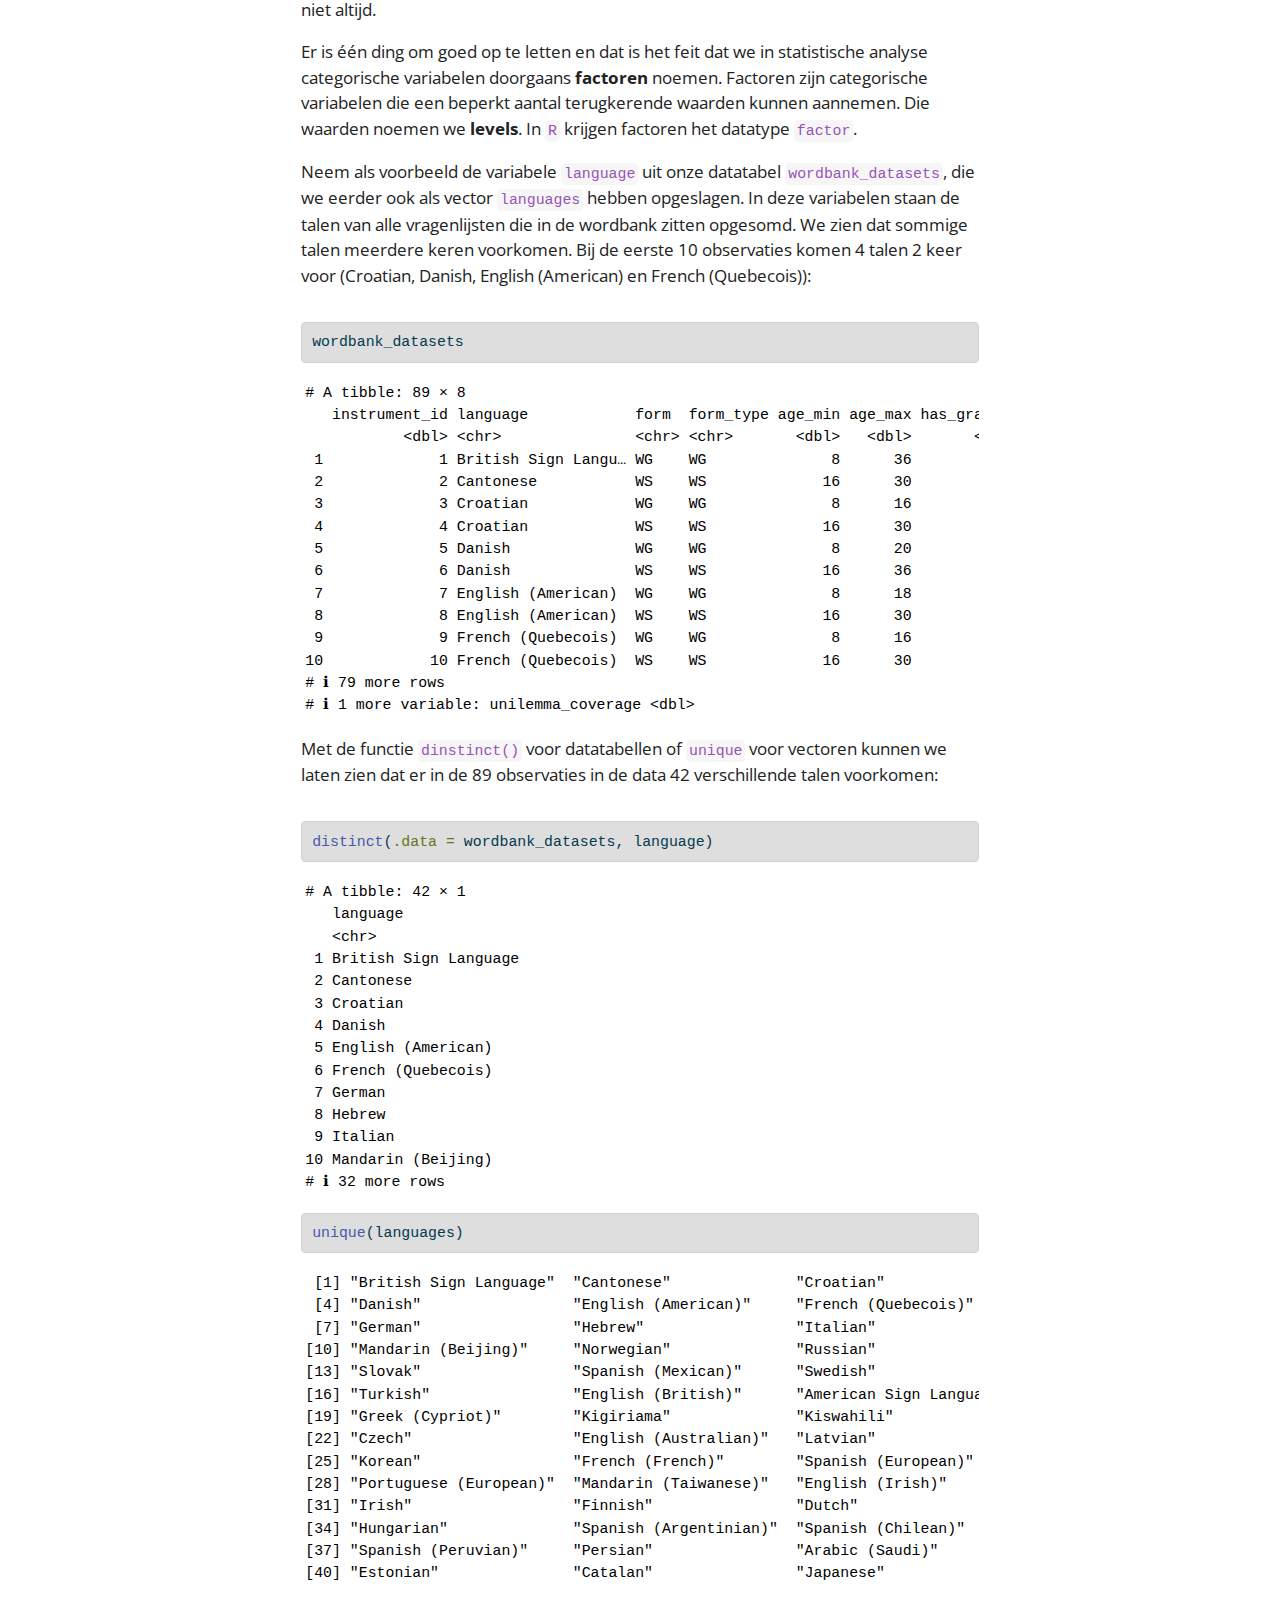
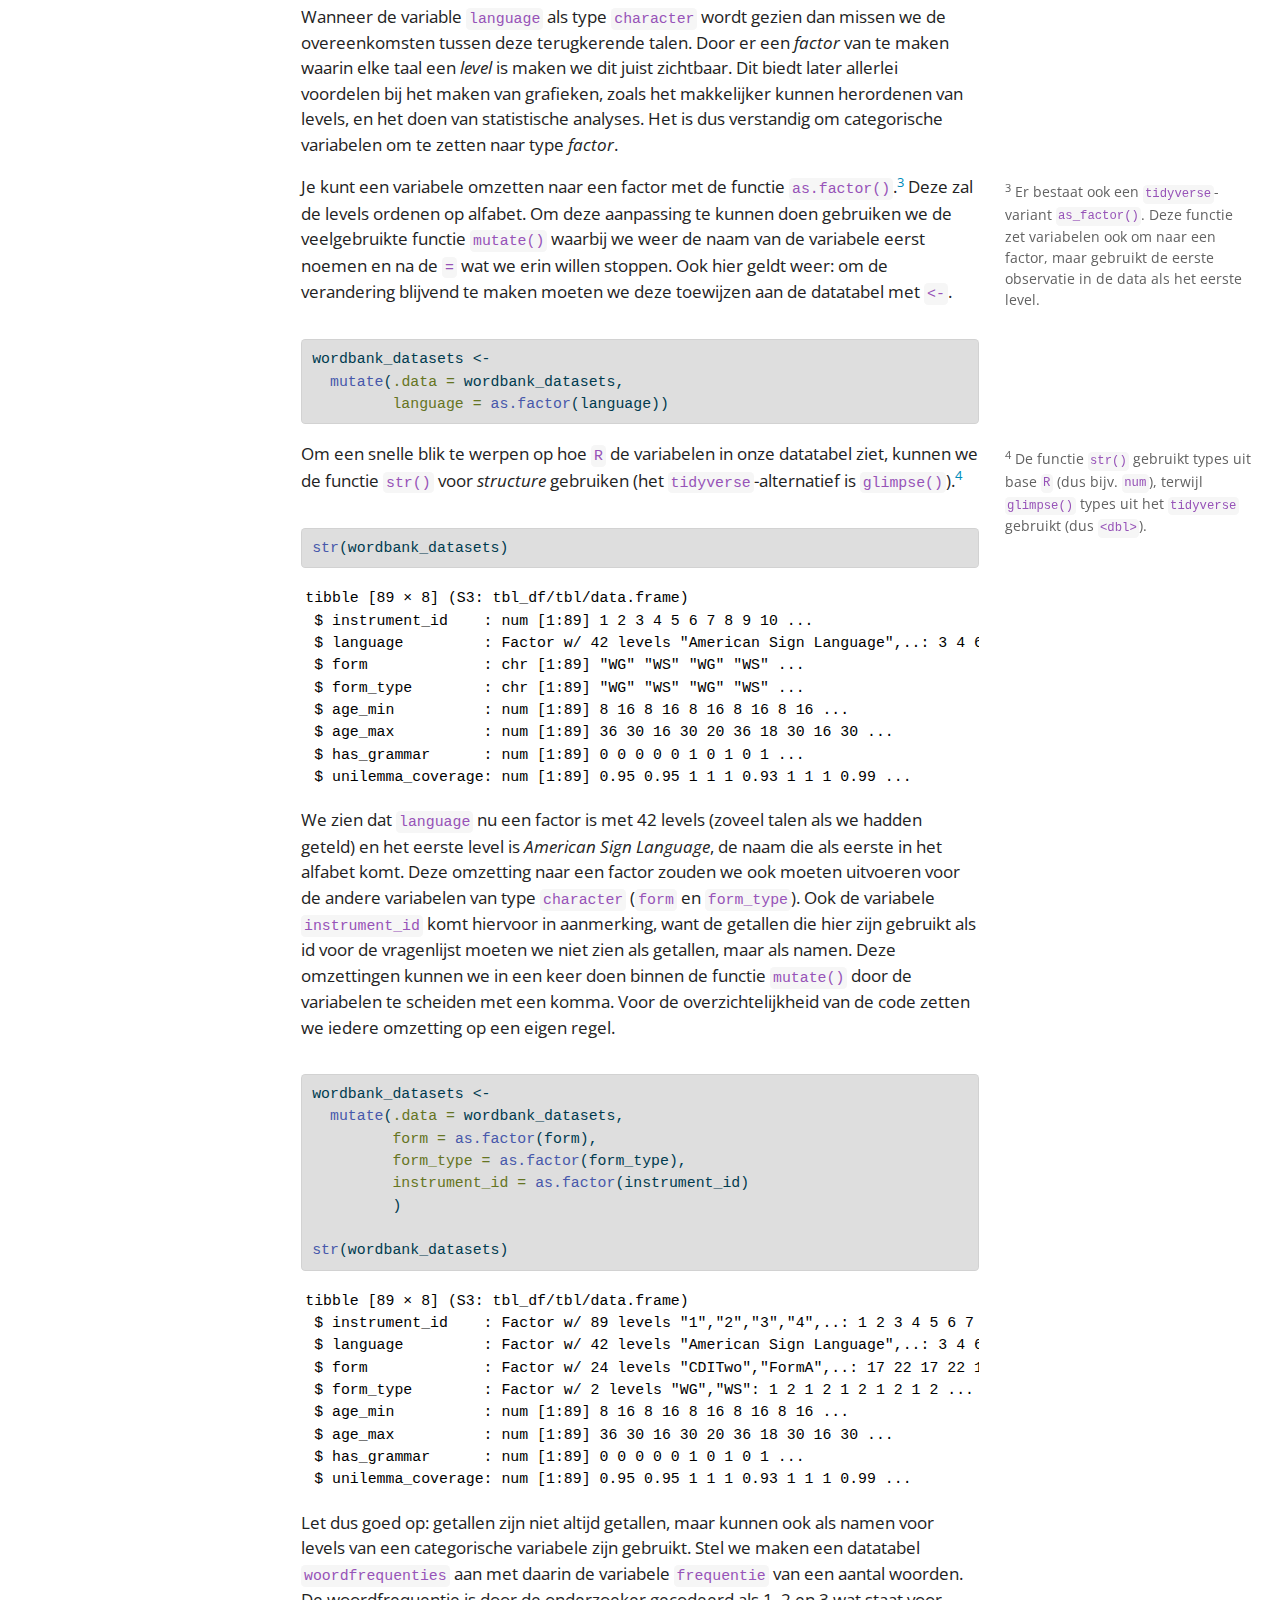
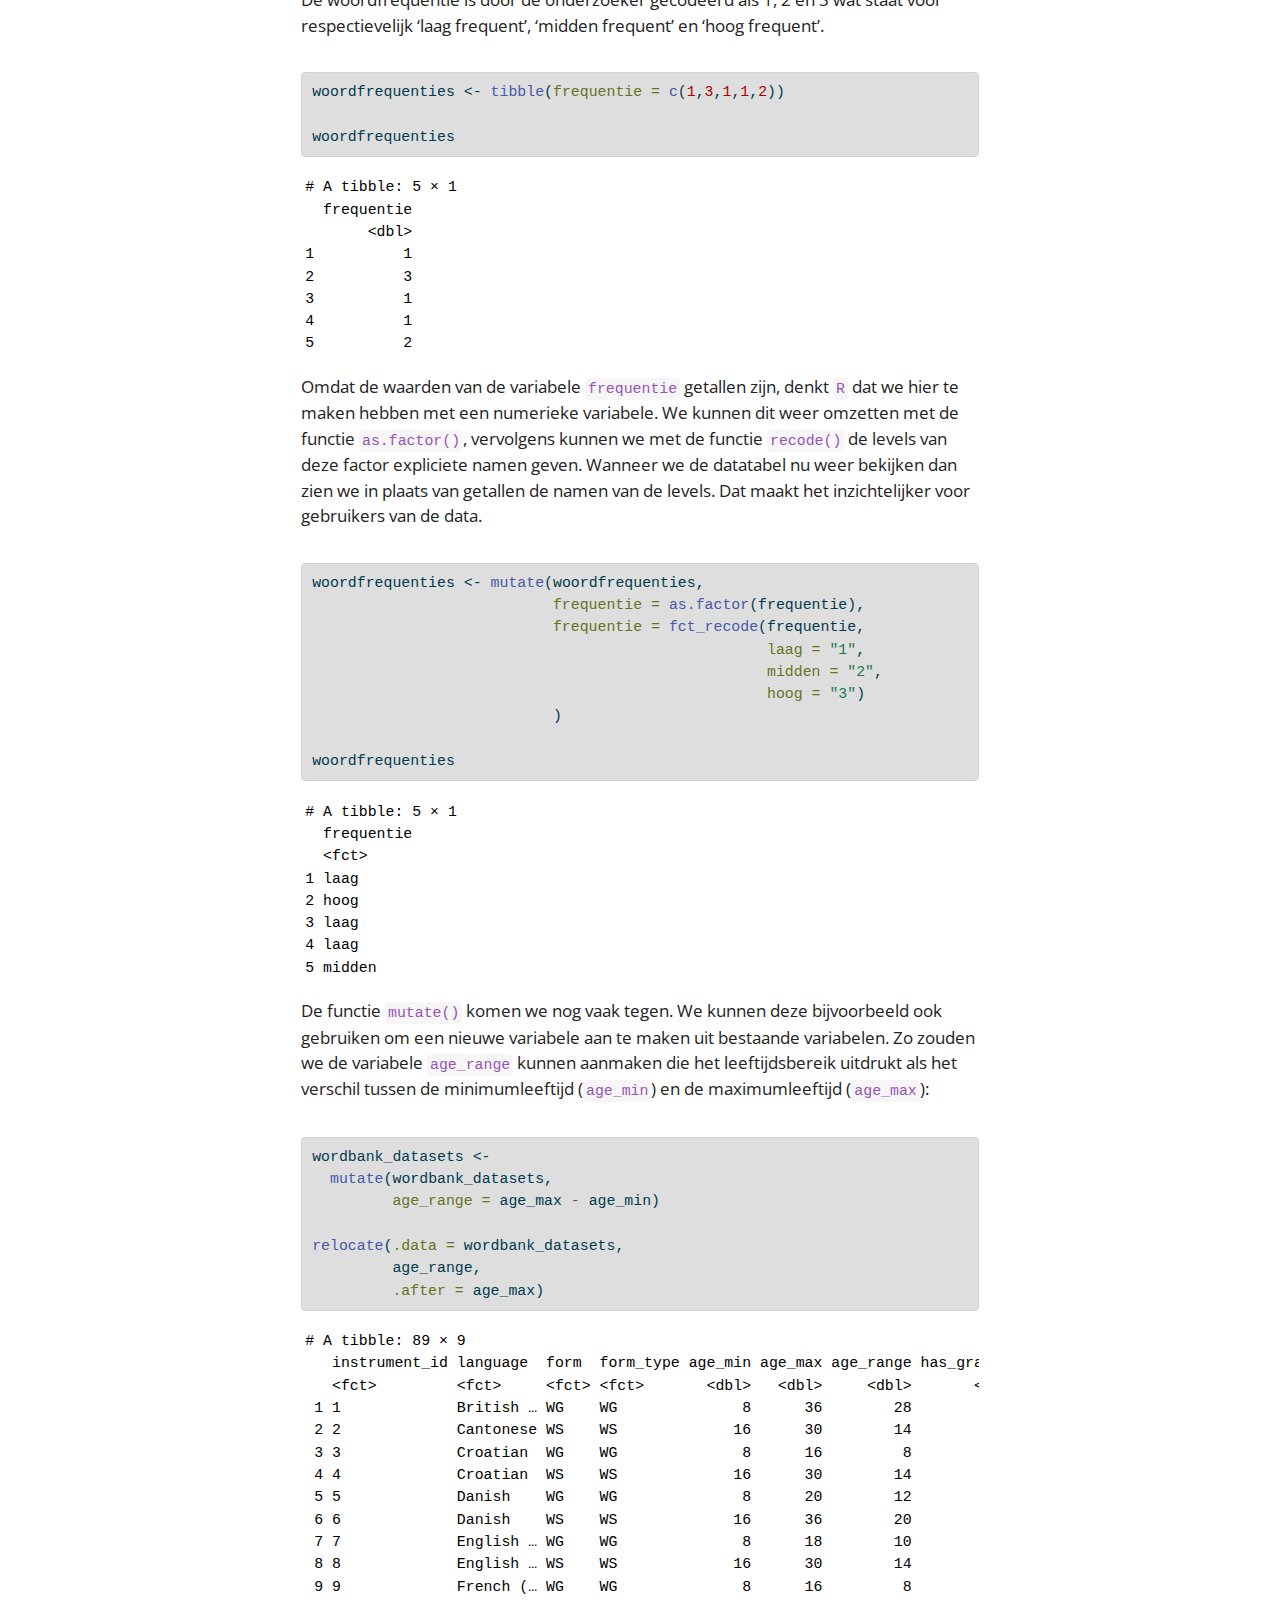
<file: OBS/data.html>
<!DOCTYPE html>
<html xmlns="http://www.w3.org/1999/xhtml" lang="nl" xml:lang="nl"><head>

<meta charset="utf-8">
<meta name="generator" content="quarto-1.3.353">

<meta name="viewport" content="width=device-width, initial-scale=1.0, user-scalable=yes">


<title>Onderzoeksontwerp en Beschrijvende Statistiek - 3&nbsp; Data in R</title>
<style>
code{white-space: pre-wrap;}
span.smallcaps{font-variant: small-caps;}
div.columns{display: flex; gap: min(4vw, 1.5em);}
div.column{flex: auto; overflow-x: auto;}
div.hanging-indent{margin-left: 1.5em; text-indent: -1.5em;}
ul.task-list{list-style: none;}
ul.task-list li input[type="checkbox"] {
  width: 0.8em;
  margin: 0 0.8em 0.2em -1em; /* quarto-specific, see https://github.com/quarto-dev/quarto-cli/issues/4556 */ 
  vertical-align: middle;
}
/* CSS for syntax highlighting */
pre > code.sourceCode { white-space: pre; position: relative; }
pre > code.sourceCode > span { display: inline-block; line-height: 1.25; }
pre > code.sourceCode > span:empty { height: 1.2em; }
.sourceCode { overflow: visible; }
code.sourceCode > span { color: inherit; text-decoration: inherit; }
div.sourceCode { margin: 1em 0; }
pre.sourceCode { margin: 0; }
@media screen {
div.sourceCode { overflow: auto; }
}
@media print {
pre > code.sourceCode { white-space: pre-wrap; }
pre > code.sourceCode > span { text-indent: -5em; padding-left: 5em; }
}
pre.numberSource code
  { counter-reset: source-line 0; }
pre.numberSource code > span
  { position: relative; left: -4em; counter-increment: source-line; }
pre.numberSource code > span > a:first-child::before
  { content: counter(source-line);
    position: relative; left: -1em; text-align: right; vertical-align: baseline;
    border: none; display: inline-block;
    -webkit-touch-callout: none; -webkit-user-select: none;
    -khtml-user-select: none; -moz-user-select: none;
    -ms-user-select: none; user-select: none;
    padding: 0 4px; width: 4em;
  }
pre.numberSource { margin-left: 3em;  padding-left: 4px; }
div.sourceCode
  {   }
@media screen {
pre > code.sourceCode > span > a:first-child::before { text-decoration: underline; }
}
/* CSS for citations */
div.csl-bib-body { }
div.csl-entry {
  clear: both;
}
.hanging-indent div.csl-entry {
  margin-left:2em;
  text-indent:-2em;
}
div.csl-left-margin {
  min-width:2em;
  float:left;
}
div.csl-right-inline {
  margin-left:2em;
  padding-left:1em;
}
div.csl-indent {
  margin-left: 2em;
}</style>


<script src="site_libs/quarto-nav/quarto-nav.js"></script>
<script src="site_libs/quarto-nav/headroom.min.js"></script>
<script src="site_libs/clipboard/clipboard.min.js"></script>
<script src="site_libs/quarto-search/autocomplete.umd.js"></script>
<script src="site_libs/quarto-search/fuse.min.js"></script>
<script src="site_libs/quarto-search/quarto-search.js"></script>
<meta name="quarto:offset" content="./">
<link href="./bewerken.html" rel="next">
<link href="./R.html" rel="prev">
<script src="site_libs/quarto-html/quarto.js"></script>
<script src="site_libs/quarto-html/popper.min.js"></script>
<script src="site_libs/quarto-html/tippy.umd.min.js"></script>
<script src="site_libs/quarto-html/anchor.min.js"></script>
<link href="site_libs/quarto-html/tippy.css" rel="stylesheet">
<link href="site_libs/quarto-html/quarto-syntax-highlighting.css" rel="stylesheet" id="quarto-text-highlighting-styles">
<script src="site_libs/bootstrap/bootstrap.min.js"></script>
<link href="site_libs/bootstrap/bootstrap-icons.css" rel="stylesheet">
<link href="site_libs/bootstrap/bootstrap.min.css" rel="stylesheet" id="quarto-bootstrap" data-mode="light">
<script id="quarto-search-options" type="application/json">{
  "location": "sidebar",
  "copy-button": false,
  "collapse-after": 3,
  "panel-placement": "start",
  "type": "textbox",
  "limit": 20,
  "language": {
    "search-no-results-text": "Geen resultaten",
    "search-matching-documents-text": "Gevonden documenten",
    "search-copy-link-title": "Kopieer link om te zoeken",
    "search-hide-matches-text": "Extra overeenkomsten verbergen",
    "search-more-match-text": "meer overeenkomst in dit document",
    "search-more-matches-text": "meer overeenkomsten in dit document",
    "search-clear-button-title": "Wissen",
    "search-detached-cancel-button-title": "Annuleren",
    "search-submit-button-title": "Verzenden"
  }
}</script>


</head>

<body class="nav-sidebar floating slimcontent">

<div id="quarto-search-results"></div>
  <header id="quarto-header" class="headroom fixed-top">
  <nav class="quarto-secondary-nav">
    <div class="container-fluid d-flex">
      <button type="button" class="quarto-btn-toggle btn" data-bs-toggle="collapse" data-bs-target="#quarto-sidebar,#quarto-sidebar-glass" aria-controls="quarto-sidebar" aria-expanded="false" aria-label="Schakel zijbalk in" onclick="if (window.quartoToggleHeadroom) { window.quartoToggleHeadroom(); }">
        <i class="bi bi-layout-text-sidebar-reverse"></i>
      </button>
      <nav class="quarto-page-breadcrumbs" aria-label="breadcrumb"><ol class="breadcrumb"><li class="breadcrumb-item"><a href="./data.html"><span class="chapter-number">3</span>&nbsp; <span class="chapter-title">Data in R</span></a></li></ol></nav>
      <a class="flex-grow-1" role="button" data-bs-toggle="collapse" data-bs-target="#quarto-sidebar,#quarto-sidebar-glass" aria-controls="quarto-sidebar" aria-expanded="false" aria-label="Schakel zijbalk in" onclick="if (window.quartoToggleHeadroom) { window.quartoToggleHeadroom(); }">      
      </a>
      <button type="button" class="btn quarto-search-button" aria-label="Zoeken" onclick="window.quartoOpenSearch();">
        <i class="bi bi-search"></i>
      </button>
    </div>
  </nav>
</header>
<!-- content -->
<div id="quarto-content" class="quarto-container page-columns page-rows-contents page-layout-article">
<!-- sidebar -->
  <nav id="quarto-sidebar" class="sidebar collapse collapse-horizontal sidebar-navigation floating overflow-auto">
    <div class="pt-lg-2 mt-2 text-left sidebar-header">
    <div class="sidebar-title mb-0 py-0">
      <a href="./">Onderzoeksontwerp en Beschrijvende Statistiek</a> 
    </div>
      </div>
        <div class="mt-2 flex-shrink-0 align-items-center">
        <div class="sidebar-search">
        <div id="quarto-search" class="" title="Zoeken"></div>
        </div>
        </div>
    <div class="sidebar-menu-container"> 
    <ul class="list-unstyled mt-1">
        <li class="sidebar-item">
  <div class="sidebar-item-container"> 
  <a href="./index.html" class="sidebar-item-text sidebar-link">
 <span class="menu-text">Welkom</span></a>
  </div>
</li>
        <li class="sidebar-item">
  <div class="sidebar-item-container"> 
  <a href="./intro.html" class="sidebar-item-text sidebar-link">
 <span class="menu-text"><span class="chapter-number">1</span>&nbsp; <span class="chapter-title">Inleiding</span></span></a>
  </div>
</li>
        <li class="sidebar-item">
  <div class="sidebar-item-container"> 
  <a href="./R.html" class="sidebar-item-text sidebar-link">
 <span class="menu-text"><span class="chapter-number">2</span>&nbsp; <span class="chapter-title">R en RStudio</span></span></a>
  </div>
</li>
        <li class="sidebar-item">
  <div class="sidebar-item-container"> 
  <a href="./data.html" class="sidebar-item-text sidebar-link active">
 <span class="menu-text"><span class="chapter-number">3</span>&nbsp; <span class="chapter-title">Data in R</span></span></a>
  </div>
</li>
        <li class="sidebar-item">
  <div class="sidebar-item-container"> 
  <a href="./bewerken.html" class="sidebar-item-text sidebar-link">
 <span class="menu-text"><span class="chapter-number">4</span>&nbsp; <span class="chapter-title">Data Bewerken</span></span></a>
  </div>
</li>
        <li class="sidebar-item">
  <div class="sidebar-item-container"> 
  <a href="./grafieken.html" class="sidebar-item-text sidebar-link">
 <span class="menu-text"><span class="chapter-number">5</span>&nbsp; <span class="chapter-title">Grafieken maken</span></span></a>
  </div>
</li>
        <li class="sidebar-item">
  <div class="sidebar-item-container"> 
  <a href="./factoren.html" class="sidebar-item-text sidebar-link">
 <span class="menu-text"><span class="chapter-number">6</span>&nbsp; <span class="chapter-title">Categorische variabelen</span></span></a>
  </div>
</li>
        <li class="sidebar-item">
  <div class="sidebar-item-container"> 
  <a href="./numeriek.html" class="sidebar-item-text sidebar-link">
 <span class="menu-text"><span class="chapter-number">7</span>&nbsp; <span class="chapter-title">Numerieke variabelen</span></span></a>
  </div>
</li>
        <li class="sidebar-item">
  <div class="sidebar-item-container"> 
  <a href="./distributies.html" class="sidebar-item-text sidebar-link">
 <span class="menu-text"><span class="chapter-number">8</span>&nbsp; <span class="chapter-title">Distributies</span></span></a>
  </div>
</li>
        <li class="sidebar-item sidebar-item-section">
      <div class="sidebar-item-container"> 
            <a href="./practica.html" class="sidebar-item-text sidebar-link">
 <span class="menu-text">Practica</span></a>
          <a class="sidebar-item-toggle text-start" data-bs-toggle="collapse" data-bs-target="#quarto-sidebar-section-1" aria-expanded="true" aria-label="Schakel sectie">
            <i class="bi bi-chevron-right ms-2"></i>
          </a> 
      </div>
      <ul id="quarto-sidebar-section-1" class="collapse list-unstyled sidebar-section depth1 show">  
          <li class="sidebar-item">
  <div class="sidebar-item-container"> 
  <a href="./_practica/practicum1.html" class="sidebar-item-text sidebar-link">
 <span class="menu-text">Practicum 1</span></a>
  </div>
</li>
          <li class="sidebar-item">
  <div class="sidebar-item-container"> 
  <a href="./_practica/practicum2.html" class="sidebar-item-text sidebar-link">
 <span class="menu-text">Practicum 2</span></a>
  </div>
</li>
          <li class="sidebar-item">
  <div class="sidebar-item-container"> 
  <a href="./_practica/practicum3.html" class="sidebar-item-text sidebar-link">
 <span class="menu-text">Practicum 3</span></a>
  </div>
</li>
      </ul>
  </li>
    </ul>
    </div>
</nav>
<div id="quarto-sidebar-glass" data-bs-toggle="collapse" data-bs-target="#quarto-sidebar,#quarto-sidebar-glass"></div>
<!-- margin-sidebar -->
    <div id="quarto-margin-sidebar" class="sidebar margin-sidebar">
        <nav id="TOC" role="doc-toc" class="toc-active">
    <h2 id="toc-title">Inhoudsopgave</h2>
   
  <ul class="collapse">
  <li><a href="#sec-datatabellen" id="toc-sec-datatabellen" class="nav-link active" data-scroll-target="#sec-datatabellen"><span class="header-section-number">3.1</span> Datatabellen en vectoren</a></li>
  <li><a href="#sec-data-inlezen" id="toc-sec-data-inlezen" class="nav-link" data-scroll-target="#sec-data-inlezen"><span class="header-section-number">3.2</span> Data inlezen</a></li>
  <li><a href="#sec-voorbeeldscript" id="toc-sec-voorbeeldscript" class="nav-link" data-scroll-target="#sec-voorbeeldscript"><span class="header-section-number">3.3</span> Voorbeeldscript</a></li>
  <li><a href="#omgaan-met-errors" id="toc-omgaan-met-errors" class="nav-link" data-scroll-target="#omgaan-met-errors"><span class="header-section-number">3.4</span> Omgaan met errors</a></li>
  <li><a href="#verder-leren" id="toc-verder-leren" class="nav-link" data-scroll-target="#verder-leren">Verder leren</a></li>
  </ul>
</nav>
    </div>
<!-- main -->
<main class="content page-columns page-full" id="quarto-document-content">

<header id="title-block-header" class="quarto-title-block default">
<div class="quarto-title">
<h1 class="title"><span id="sec-data-R" class="quarto-section-identifier"><span class="chapter-number">3</span>&nbsp; <span class="chapter-title">Data in R</span></span></h1>
</div>



<div class="quarto-title-meta">

    
  
    
  </div>
  

</header>

<p>Voor data-analyse hebben we data nodig. Datasets bevinden zich soms in packages, maar vaker moet je ze inlezen vanuit een extern databestand. In dit hoofdstuk bekijken welke soorten dataformaten we in <code>R</code> tegenkomen en hoe we data in <code>R</code> kunnen inlezen.</p>
<div class="callout callout-style-default callout-note no-icon callout-titled">
<div class="callout-header d-flex align-content-center">
<div class="callout-icon-container">
<i class="callout-icon no-icon"></i>
</div>
<div class="callout-title-container flex-fill">
Na afloop van dit hoofdstuk:
</div>
</div>
<div class="callout-body-container callout-body">
<ul>
<li>kun je werken met twee prominente dataformaten in <code>R</code>: datatabellen (<code>tibble</code>) en vectoren;</li>
<li>kun je data uit externe databestanden inlezen als een datatabel in <code>R</code>;</li>
<li>kun je de naam van een variabele aanpassen;</li>
<li>kun je het datatype van een variabele vaststellen en aanpassen;</li>
<li>kun je code en een codescript goed vormgeven;</li>
<li>kun je op een relaxte manier omgaan met errors.</li>
</ul>
</div>
</div>
<div class="callout callout-style-default callout-tip callout-titled">
<div class="callout-header d-flex align-content-center">
<div class="callout-icon-container">
<i class="callout-icon"></i>
</div>
<div class="callout-title-container flex-fill">
codeboek
</div>
</div>
<div class="callout-body-container callout-body">
<p>In deze cursus leer je werken met zo’n 100 veelgebruikte functies in <code>R</code>. Het is belangrijk om voor jezelf een goed overzicht te houden van deze functies. Werk hier actief aan door een eigen codeboek aan te maken. Voeg tijdens of na afloop van het bestuderen van dit hoofdstuk de codes toe aan jouw codeboek.</p>
</div>
</div>
<section id="sec-datatabellen" class="level2 page-columns page-full" data-number="3.1">
<h2 data-number="3.1" class="anchored" data-anchor-id="sec-datatabellen"><span class="header-section-number">3.1</span> Datatabellen en vectoren</h2>
<div class="page-columns page-full"><p>We kunnen data in <code>R</code> in verschillende formaten tegenkomen. Tijdens deze cursus krijgen we vooral te maken met datatabellen en vectoren. Een <strong>datatabel</strong> wordt in <code>tidyverse</code> een <code>tibble</code> genoemd en gaat in <code>R</code> ook wel door het leven onder de naam <code>data.frame</code>.<a href="#fn1" class="footnote-ref" id="fnref1" role="doc-noteref"><sup>1</sup></a> Een datatabel bestaat uit rijen (de observaties) en kolommen (de variabelen) en doet daarmee erg denken aan een gewone tabel of spreadsheet zoals je dat misschien wel kent uit bijvoorbeeld Excel.</p><div class="no-row-height column-margin column-container"><li id="fn1"><p><sup>1</sup>&nbsp;Het <code>tidyverse</code> is voor een groot deel ontwikkeld door de Nieuw-Zeelander Hadley Wickham. Het woord <code>tibble</code> schijnt te verwijzen naar de manier waarop in Nieuw-Zeeland <code>table</code> wordt uitgesproken.</p></li></div></div>
<div class="page-columns page-full"><p>Hieronder vind je een voorbeeld van een tibble met data uit het package <code>wordbankr</code>. Dit package geeft toegang tot <em>Wordbank</em> een grote database met daarin informatie over hoe de woordenschat van kinderen zich ontwikkelt in verschillende talen.<a href="#fn2" class="footnote-ref" id="fnref2" role="doc-noteref"><sup>2</sup></a></p><div class="no-row-height column-margin column-container"><li id="fn2"><p><sup>2</sup>&nbsp;Voor een uitgebreide beschrijving van deze data, zie de website van het <em>Wordbank Project</em>: <a href="https://wordbank.stanford.edu/" class="uri">https://wordbank.stanford.edu/</a></p></li></div></div>
<p>De data in deze database zijn verzameld aan de hand van de <em>MacArthur-Bates Communicative Development Inventory</em> (MB-CDI), een vragenlijst waarin ouders aangeven welke woorden hun kind op welke leeftijd kent. Informatie over alle beschikbare versies van deze vragenlijst in verschillende talen hebben we opgeslagen in de <code>tibble</code> met de naam <code>wordbank_datasets</code>.</p>
<div class="cell">

</div>
<div class="cell">
<div class="sourceCode cell-code" id="cb1"><pre class="sourceCode r code-with-copy"><code class="sourceCode r"><span id="cb1-1"><a href="#cb1-1" aria-hidden="true" tabindex="-1"></a>wordbank_datasets</span></code><button title="Kopieer naar klembord" class="code-copy-button"><i class="bi"></i></button></pre></div>
<div class="cell-output cell-output-stdout">
<pre><code># A tibble: 89 × 8
   instrument_id language            form  form_type age_min age_max has_grammar
           &lt;dbl&gt; &lt;chr&gt;               &lt;chr&gt; &lt;chr&gt;       &lt;dbl&gt;   &lt;dbl&gt;       &lt;dbl&gt;
 1             1 British Sign Langu… WG    WG              8      36           0
 2             2 Cantonese           WS    WS             16      30           0
 3             3 Croatian            WG    WG              8      16           0
 4             4 Croatian            WS    WS             16      30           0
 5             5 Danish              WG    WG              8      20           0
 6             6 Danish              WS    WS             16      36           1
 7             7 English (American)  WG    WG              8      18           0
 8             8 English (American)  WS    WS             16      30           1
 9             9 French (Quebecois)  WG    WG              8      16           0
10            10 French (Quebecois)  WS    WS             16      30           1
# ℹ 79 more rows
# ℹ 1 more variable: unilemma_coverage &lt;dbl&gt;</code></pre>
</div>
</div>
<p>Je kunt de inhoud van een datatabel bekijken door de naam van de tabel uit te voeren. Bij een <code>tibble</code> krijg je standaard de eerste tien rijen te zien. Het aantal kolommen (variabelen) dat je te zien krijgt is afhankelijk van de grootte van je scherm. Bovenaan de <code>tibble</code> kun je zien om hoeveel rijen en kolommen het gaat (hier 89 x 8). Onderaan wordt je verteld hoeveel rijen en welke variabelen er niet getoond zijn (hier bijvoorbeeld 79 rijen). Je kunt het aantal rijen en variabelen ook zichtbaar maken met de functies <code>nrow()</code> en <code>ncol()</code> respectievelijk.</p>
<div class="cell">
<div class="sourceCode cell-code" id="cb3"><pre class="sourceCode r code-with-copy"><code class="sourceCode r"><span id="cb3-1"><a href="#cb3-1" aria-hidden="true" tabindex="-1"></a><span class="fu">nrow</span>(wordbank_datasets)</span></code><button title="Kopieer naar klembord" class="code-copy-button"><i class="bi"></i></button></pre></div>
<div class="cell-output cell-output-stdout">
<pre><code>[1] 89</code></pre>
</div>
<div class="sourceCode cell-code" id="cb5"><pre class="sourceCode r code-with-copy"><code class="sourceCode r"><span id="cb5-1"><a href="#cb5-1" aria-hidden="true" tabindex="-1"></a><span class="fu">ncol</span>(wordbank_datasets)</span></code><button title="Kopieer naar klembord" class="code-copy-button"><i class="bi"></i></button></pre></div>
<div class="cell-output cell-output-stdout">
<pre><code>[1] 8</code></pre>
</div>
</div>
<p>Wil je de gehele datatabel zien (afgeraden bij heel grote bestanden) dan kun je de functie <code>View()</code> gebruiken. Er zal dan een tabblad geopend worden in RStudio waarin je de datatabel kunt bekijken.</p>
<div class="cell">
<div class="sourceCode cell-code" id="cb7"><pre class="sourceCode r code-with-copy"><code class="sourceCode r"><span id="cb7-1"><a href="#cb7-1" aria-hidden="true" tabindex="-1"></a><span class="fu">View</span>(wordbank_datasets)</span></code><button title="Kopieer naar klembord" class="code-copy-button"><i class="bi"></i></button></pre></div>
</div>
<p>De weergave van de <code>tibble</code> in <code>R</code> vertelt je ook iets over de manier waarop <code>R</code> de variabelen uit de <code>tibble</code> ziet. Onder de namen van de variabelen (de bovenste regel) vind je namelijk tussen vishaken <code>&lt;&gt;</code> het type dat <code>R</code> heeft toegekend op basis van de datapunten in de variabele. Zo heeft de variabele <code>language</code> het type <code>chr</code> voor <em>character</em> (tekst) toegewezen gekregen en de variabele <code>age_min</code> het type <code>int</code> voor <em>integer</em> (geheel getal). <a href="#tbl-datatypes">Tabel&nbsp;<span>3.1</span></a> geeft een overzicht van een aantal veel voorkomende datatypes van variabelen in <code>R</code>.</p>
<div id="tbl-datatypes" class="anchored page-columns page-full">
<table class="table">

<colgroup>
<col style="width: 23%">
<col style="width: 19%">
<col style="width: 19%">
<col style="width: 19%">
<col style="width: 19%">
</colgroup>
<thead>
<tr class="header">
<th>soort</th>
<th>naam in R</th>
<th>afkorting in R</th>
<th>voorbeeld</th>
<th>meetniveau</th>
</tr>
</thead>
<tbody>
<tr class="odd">
<td>tekst, string</td>
<td>character</td>
<td>char, chr</td>
<td>“a”, “woord”</td>
<td>nominaal</td>
</tr>
<tr class="even">
<td>boolean, waarheidswaarde</td>
<td>logical</td>
<td>logi, lgl</td>
<td><code>TRUE</code>, <code>FALSE</code></td>
<td>nominaal</td>
</tr>
<tr class="odd">
<td>factor</td>
<td>factor</td>
<td>fct</td>
<td><code>Duits</code>, <code>Engels</code></td>
<td>nominaal</td>
</tr>
<tr class="even">
<td>geordende factor</td>
<td>ordered factor</td>
<td>ord</td>
<td><code>laag</code>, <code>hoog</code></td>
<td>ordinaal</td>
</tr>
<tr class="odd">
<td>getal</td>
<td>numeric, double</td>
<td>num, dbl</td>
<td>1, 2.5, 3.14</td>
<td>numeriek</td>
</tr>
<tr class="even">
<td>geheel getal</td>
<td>integer</td>
<td>int</td>
<td>1, 2, 100</td>
<td>numeriek</td>
</tr>
</tbody>
</table>
<div class="quarto-table-caption margin-caption">Tabel&nbsp;3.1: een aantal veel voorkomende datatypes in R</div></div>
<p>Naast de datatabel zijn <strong>vectoren</strong> een veel voorkomende dataformaat in R. Een vector is een geordend rijtje van elementen van hetzelfde type. Een variabele uit een datatabel kunnen we bijvoorbeeld omzetten naar een vector met de functie <code>pull()</code>.</p>
<div class="cell">
<div class="sourceCode cell-code" id="cb8"><pre class="sourceCode r code-with-copy"><code class="sourceCode r"><span id="cb8-1"><a href="#cb8-1" aria-hidden="true" tabindex="-1"></a>languages <span class="ot">&lt;-</span> <span class="fu">pull</span>(wordbank_datasets, language)</span></code><button title="Kopieer naar klembord" class="code-copy-button"><i class="bi"></i></button></pre></div>
</div>
<p>Bovenstaande code wijst door het gebruik van de operator <code>&lt;-</code> de inhoud van de variabele <code>language</code> toe aan een vector met de naam <code>languages</code>. Je kunt hier zelf vrijwel elke naam kiezen. Het is verstandig om namen te kiezen die betekenisvol zijn voor jezelf (ook nog als je je code een tijd later weer leest) of voor iemand anders die je code bekijkt. Namen als <code>dataset1</code>, <code>datasetdef</code> en <code>datasetechtdefinitief</code> zijn dus niet zo handig. Daarnaast is het voor de leesbaarheid fijn om consistent te zijn: gebruik alleen kleine letters (<em>snake case</em>) en scheid inhoudswoorden met een underscore <code>_</code>, dus bijv. <code>wordbank_datasets</code>.</p>
<p>Het resultaat van het uitvoeren van <code>pull()</code> is een vector met de naam <code>languages</code> met daarin de 89 namen van talen. Deze vector zal in RStudio in het venster rechtsboven onder het tabblad <em>Environment</em> verschijnen onder het kopje <em>Values</em>. In de <em>Environment</em> vind je een overzicht van alle datatabellen en vectoren die voor <code>R</code> toegankelijk zijn. Je kunt de namen van deze databronnen gebruiken in de code die je schrijft. Zo kunnen we de naam <code>languages</code> nu gebruiken als argument van functies. Laten we eerst kijken wat er in de vector zit. Hiervoor typen we alleen de naam van de vector:</p>
<div class="cell">
<div class="sourceCode cell-code" id="cb9"><pre class="sourceCode r code-with-copy"><code class="sourceCode r"><span id="cb9-1"><a href="#cb9-1" aria-hidden="true" tabindex="-1"></a>languages</span></code><button title="Kopieer naar klembord" class="code-copy-button"><i class="bi"></i></button></pre></div>
<div class="cell-output cell-output-stdout">
<pre><code> [1] "British Sign Language"  "Cantonese"              "Croatian"              
 [4] "Croatian"               "Danish"                 "Danish"                
 [7] "English (American)"     "English (American)"     "French (Quebecois)"    
[10] "French (Quebecois)"     "German"                 "Hebrew"                
[13] "Hebrew"                 "Italian"                "Italian"               
[16] "Mandarin (Beijing)"     "Mandarin (Beijing)"     "Mandarin (Beijing)"    
[19] "Norwegian"              "Norwegian"              "Russian"               
[22] "Russian"                "Slovak"                 "Slovak"                
[25] "Spanish (Mexican)"      "Spanish (Mexican)"      "Swedish"               
[28] "Swedish"                "Turkish"                "Turkish"               
[31] "English (British)"      "English (British)"      "American Sign Language"
[34] "American Sign Language" "American Sign Language" "American Sign Language"
[37] "Greek (Cypriot)"        "Kigiriama"              "Kigiriama"             
[40] "Kiswahili"              "Kiswahili"              "Czech"                 
[43] "English (Australian)"   "English (British)"      "Latvian"               
[46] "Latvian"                "Korean"                 "Korean"                
[49] "French (French)"        "French (French)"        "Spanish (European)"    
[52] "Spanish (European)"     "Portuguese (European)"  "Portuguese (European)" 
[55] "Mandarin (Taiwanese)"   "Mandarin (Taiwanese)"   "English (Irish)"       
[58] "Irish"                  "Finnish"                "Dutch"                 
[61] "Dutch"                  "Dutch"                  "Dutch"                 
[64] "Dutch"                  "Dutch"                  "Dutch"                 
[67] "Hungarian"              "Spanish (Argentinian)"  "American Sign Language"
[70] "Spanish (Chilean)"      "Spanish (Peruvian)"     "Spanish (Peruvian)"    
[73] "Persian"                "Persian"                "Finnish"               
[76] "English (American)"     "English (American)"     "English (British)"     
[79] "Arabic (Saudi)"         "Arabic (Saudi)"         "Arabic (Saudi)"        
[82] "Estonian"               "Catalan"                "Korean"                
[85] "Finnish"                "Finnish"                "Catalan"               
[88] "Japanese"               "Japanese"              </code></pre>
</div>
</div>
<p>Het gaat hier om een opsomming van alle talen die voorkomen in de dataset <code>wordbank_datasets</code>. Het aantal elementen in de vector kunnen we vaststellen met de functie <code>length()</code> en het datatype van de vector met de functie <code>class()</code></p>
<div class="cell">
<div class="sourceCode cell-code" id="cb11"><pre class="sourceCode r code-with-copy"><code class="sourceCode r"><span id="cb11-1"><a href="#cb11-1" aria-hidden="true" tabindex="-1"></a><span class="fu">length</span>(languages)</span></code><button title="Kopieer naar klembord" class="code-copy-button"><i class="bi"></i></button></pre></div>
<div class="cell-output cell-output-stdout">
<pre><code>[1] 89</code></pre>
</div>
<div class="sourceCode cell-code" id="cb13"><pre class="sourceCode r code-with-copy"><code class="sourceCode r"><span id="cb13-1"><a href="#cb13-1" aria-hidden="true" tabindex="-1"></a><span class="fu">class</span>(languages)</span></code><button title="Kopieer naar klembord" class="code-copy-button"><i class="bi"></i></button></pre></div>
<div class="cell-output cell-output-stdout">
<pre><code>[1] "character"</code></pre>
</div>
</div>
<p>Het gaat hier dus om een character vector die bestaat uit 89 elementen. Het type (de <em>class</em>) van de vector wordt toegepast op alle elementen in de vector ook als er oorspronkelijk elementen in zijn gestopt van een verschillend type (bijv. woorden en getallen). Dit zien we bijvoorbeeld als we aan <code>R</code> vragen wat het type is van onze eerder met de functie <code>c()</code> gemaakte vector.</p>
<div class="cell">
<div class="sourceCode cell-code" id="cb15"><pre class="sourceCode r code-with-copy"><code class="sourceCode r"><span id="cb15-1"><a href="#cb15-1" aria-hidden="true" tabindex="-1"></a>ek_1988 <span class="ot">&lt;-</span> <span class="fu">c</span>(<span class="st">"Nederland"</span>, <span class="dv">1988</span>, <span class="st">"plek 1"</span>)</span>
<span id="cb15-2"><a href="#cb15-2" aria-hidden="true" tabindex="-1"></a><span class="fu">class</span>(ek_1988)</span></code><button title="Kopieer naar klembord" class="code-copy-button"><i class="bi"></i></button></pre></div>
<div class="cell-output cell-output-stdout">
<pre><code>[1] "character"</code></pre>
</div>
</div>
<p>Ondanks dat we een getal hebben toegevoegd aan onze vector is het type van de vector als geheel toch <em>character</em>. Wanneer we de vector laten zien, dan valt ook op dat er rond het oorspronkelijk getal 1988 nu aanhalingstekens staan. Het wordt door <code>R</code> dus gezien als een woord.</p>
<div class="cell">
<div class="sourceCode cell-code" id="cb17"><pre class="sourceCode r code-with-copy"><code class="sourceCode r"><span id="cb17-1"><a href="#cb17-1" aria-hidden="true" tabindex="-1"></a>ek_1988</span></code><button title="Kopieer naar klembord" class="code-copy-button"><i class="bi"></i></button></pre></div>
<div class="cell-output cell-output-stdout">
<pre><code>[1] "Nederland" "1988"      "plek 1"   </code></pre>
</div>
</div>
</section>
<section id="sec-data-inlezen" class="level2 page-columns page-full" data-number="3.2">
<h2 data-number="3.2" class="anchored" data-anchor-id="sec-data-inlezen"><span class="header-section-number">3.2</span> Data inlezen</h2>
<p>Data om te analyseren zijn vaak opgeslagen in databestanden. Deze bestanden kunnen een verschillend formaat (extensie) hebben. Veel voorkomende formaten (in deze cursus) zijn tekstbestanden (<code>.txt</code>) en csv-bestanden (<code>.csv</code>). CSV staat voor ‘comma separated values’ en geeft aan dat de waarden van variabelen (‘de cellen’ in een spreadsheet) van elkaar gescheiden zijn door scheidingstekens. Zoals de naam doet vermoeden is de komma hier het te verwachten scheidingsteken, maar verwarrend genoeg kan dit ook een puntkomma zijn (zie <a href="#fig-csv2">Figuur&nbsp;<span>3.1</span></a>). Welk scheidingsteken wordt gebruikt hangt onder anderen af van de instellingen van je computer. Het is dus van belang om goed te bekijken met wat voor een bestand je te maken hebt voor je het gaat inlezen en ook na het inlezen goed te controleren of dit goed is gegaan.</p>
<div id="fig-csv2" class="quarto-figure quarto-figure-center anchored page-columns page-full">
<figure class="figure page-columns page-full">
<p><img src="_pictures/data_in_csv.png" class="img-fluid figure-img" style="width:80.0%"></p>
<figcaption class="figure-caption margin-caption">Figuur&nbsp;3.1: CSV-bestand met puntkomma als scheidingsteken</figcaption>
</figure>
</div>
<p>Externe databestanden zul je eerst moeten inlezen in R voor je ermee kunt gaan werken. Hiervoor bestaan gelukkig verschillende functies in R, gespecificeerd voor het soort bestand waarmee je werkt. Die functies beginnen doorgaans met <code>read</code>. Binnen het <code>tidyverse</code> gebruiken we <code>read</code>-functies gevolgd door een underscore (<code>read_</code>). Deze functies lezen een specifiek soort databestand in als een <code>tibble</code>. Zo is er voor csv-bestanden een functie <code>read_csv</code> voor bestanden met een komma als scheidingsteken en een <code>read_csv2</code> voor bestanden met een puntkomma als scheidingsteken. De functie <code>read_delim()</code> (voor <em>read in delimited data file</em>) is de algemene functie om databestanden in te lezen, waaronder tekstbestanden, en <code>read_csv()</code> en <code>read_csv2()</code> zijn specifieke versies hiervan waarbij het type delimiter (het scheidingsteken) is vastgelegd (dus <code>read_csv()</code> is onderliggend <code>read_delim(file = , delim = ",")</code>). Type maar eens ‘read_’ in je R-script en RStudio zal automatisch alle opties geven zowel binnen baseR als binnen het <code>tidyverse</code> (zie <a href="#fig-readr">Figuur&nbsp;<span>3.2</span></a>). Aan jou de taak om de juiste functie te vinden bij je databestand. Wanneer je werkt in een <code>R</code>-project zal de <code>read_()</code>-functie gaan zoeken in de map van het <code>R</code>-project (zie box <em>Waar staat je databestand?</em> verderop).</p>
<p>Soms is het handig om een in <code>R</code>-gecreëerde dataset op te slaan naar een databestand, zodat je het later of in een ander programma kunt gebruiken. Het opslaan van databestanden in <code>R</code> is eenvoudig. Er bestaat voor elke <code>read_</code>-functie namelijk een tegenhanger die begint met <code>write_</code>, bijv. <code>write_csv</code>. Wanneer je werkt in een <code>R</code>-project, hoef je de locatie wederom niet te specificeren. <code>RStudio</code> slaat het bestand automatisch op in de map van je project.</p>
<div id="fig-readr" class="quarto-figure quarto-figure-center anchored page-columns page-full">
<figure class="figure page-columns page-full">
<p><img src="_pictures/read_r.png" class="img-fluid figure-img" style="width:80.0%"></p>
<figcaption class="figure-caption margin-caption">Figuur&nbsp;3.2: automatische aanvulopties in RStudio</figcaption>
</figure>
</div>
<p>Het is belangrijk om altijd goed te controleren of het inlezen van je databestand is gelukt. Heb je inderdaad het aantal observaties en kolommen (variabelen) dat je verwacht. Zo niet, dan is er iets misgegaan. In onderstaand voorbeeld lezen we bijvoorbeeld het databestand <code>wordbank_datasets.csv</code> in met de functie <code>read_csv2()</code>, terwijl de datapunten niet gescheiden zijn door een puntkomma, maar door een komma (en dus <code>read_csv()</code> nodig is). Het resultaat laat zien dat we in plaats van 8 variabelen (en dus 8 kolommen), maar 1 variabele (1 kolom) hebben waarin alle informatie is samengepropt.</p>
<div class="cell">
<div class="sourceCode cell-code" id="cb19"><pre class="sourceCode r code-with-copy"><code class="sourceCode r"><span id="cb19-1"><a href="#cb19-1" aria-hidden="true" tabindex="-1"></a>wordbank_datasets <span class="ot">&lt;-</span> <span class="fu">read_csv2</span>(<span class="at">file =</span> <span class="st">"_datasets/wordbank_datasets.csv"</span>)</span></code><button title="Kopieer naar klembord" class="code-copy-button"><i class="bi"></i></button></pre></div>
<div class="cell-output cell-output-stderr">
<pre><code>ℹ Using "','" as decimal and "'.'" as grouping mark. Use `read_delim()` for more control.</code></pre>
</div>
<div class="cell-output cell-output-stderr">
<pre><code>Rows: 89 Columns: 1
── Column specification ────────────────────────────────────────────────────────
Delimiter: ";"
chr (1): instrument_id,language,form,form_type,age_min,age_max,has_grammar,u...

ℹ Use `spec()` to retrieve the full column specification for this data.
ℹ Specify the column types or set `show_col_types = FALSE` to quiet this message.</code></pre>
</div>
<div class="sourceCode cell-code" id="cb22"><pre class="sourceCode r code-with-copy"><code class="sourceCode r"><span id="cb22-1"><a href="#cb22-1" aria-hidden="true" tabindex="-1"></a>wordbank_datasets</span></code><button title="Kopieer naar klembord" class="code-copy-button"><i class="bi"></i></button></pre></div>
<div class="cell-output cell-output-stdout">
<pre><code># A tibble: 89 × 1
   instrument_id,language,form,form_type,age_min,age_max,has_grammar,unilemma_…¹
   &lt;chr&gt;                                                                        
 1 1,British Sign Language,WG,WG,8,36,0,0.95                                    
 2 2,Cantonese,WS,WS,16,30,0,0.95                                               
 3 3,Croatian,WG,WG,8,16,0,1                                                    
 4 4,Croatian,WS,WS,16,30,0,1                                                   
 5 5,Danish,WG,WG,8,20,0,1                                                      
 6 6,Danish,WS,WS,16,36,1,0.93                                                  
 7 7,English (American),WG,WG,8,18,0,1                                          
 8 8,English (American),WS,WS,16,30,1,1                                         
 9 9,French (Quebecois),WG,WG,8,16,0,1                                          
10 10,French (Quebecois),WS,WS,16,30,1,0.99                                     
# ℹ 79 more rows
# ℹ abbreviated name:
#   ¹​`instrument_id,language,form,form_type,age_min,age_max,has_grammar,unilemma_coverage`</code></pre>
</div>
</div>
<p>Dit moeten we herstellen voordat we verdergaan met de data-analyse. Bezuinig niet op de controle van deze stap. Je loopt anders geheid vast.</p>
<div class="cell">
<div class="sourceCode cell-code" id="cb24"><pre class="sourceCode r code-with-copy"><code class="sourceCode r"><span id="cb24-1"><a href="#cb24-1" aria-hidden="true" tabindex="-1"></a>wordbank_datasets <span class="ot">&lt;-</span> <span class="fu">read_csv</span>(<span class="at">file =</span> <span class="st">"_datasets/wordbank_datasets.csv"</span>)</span></code><button title="Kopieer naar klembord" class="code-copy-button"><i class="bi"></i></button></pre></div>
<div class="cell-output cell-output-stderr">
<pre><code>Rows: 89 Columns: 8
── Column specification ────────────────────────────────────────────────────────
Delimiter: ","
chr (3): language, form, form_type
dbl (5): instrument_id, age_min, age_max, has_grammar, unilemma_coverage

ℹ Use `spec()` to retrieve the full column specification for this data.
ℹ Specify the column types or set `show_col_types = FALSE` to quiet this message.</code></pre>
</div>
<div class="sourceCode cell-code" id="cb26"><pre class="sourceCode r code-with-copy"><code class="sourceCode r"><span id="cb26-1"><a href="#cb26-1" aria-hidden="true" tabindex="-1"></a>wordbank_datasets</span></code><button title="Kopieer naar klembord" class="code-copy-button"><i class="bi"></i></button></pre></div>
<div class="cell-output cell-output-stdout">
<pre><code># A tibble: 89 × 8
   instrument_id language            form  form_type age_min age_max has_grammar
           &lt;dbl&gt; &lt;chr&gt;               &lt;chr&gt; &lt;chr&gt;       &lt;dbl&gt;   &lt;dbl&gt;       &lt;dbl&gt;
 1             1 British Sign Langu… WG    WG              8      36           0
 2             2 Cantonese           WS    WS             16      30           0
 3             3 Croatian            WG    WG              8      16           0
 4             4 Croatian            WS    WS             16      30           0
 5             5 Danish              WG    WG              8      20           0
 6             6 Danish              WS    WS             16      36           1
 7             7 English (American)  WG    WG              8      18           0
 8             8 English (American)  WS    WS             16      30           1
 9             9 French (Quebecois)  WG    WG              8      16           0
10            10 French (Quebecois)  WS    WS             16      30           1
# ℹ 79 more rows
# ℹ 1 more variable: unilemma_coverage &lt;dbl&gt;</code></pre>
</div>
</div>
<div class="callout callout-style-default callout-caution callout-titled">
<div class="callout-header d-flex align-content-center">
<div class="callout-icon-container">
<i class="callout-icon"></i>
</div>
<div class="callout-title-container flex-fill">
Waar staat je databestand?
</div>
</div>
<div class="callout-body-container callout-body">
<p>Om databestanden te kunnen inlezen in R, moet je normaal gesproken eerst de computer vertellen waar deze te vinden zijn. Wanneer de databestanden onderdeel zijn van een R-project, weet RStudio al waar het die bestanden moet vinden. RStudio kijkt namelijk automatisch in de map van je project. Dat is een groot voordeel van werken met een R-project. Je kunt dan werken met een <em>relatief pad</em>. In bovenstaand voorbeeld staan de databestanden binnen de map van het R-project in een map <code>_datasets</code> en door dit voor de naam van het bestand te plakken <code>_datasets/wordbank_datasets.csv</code> gaat <code>R</code> in de map van het R-project zoeken naar bestanden in de map <code>_datasets</code>. Wanneer je problemen ondervindt met relatieve paden kun je ook kiezen voor een absoluut pad. Hierbij geeft je de hele naam van de locatie op je computer, bijv. <code>C://Peter/OBS/_datasets/wordbank_datasets.csv</code>.</p>
</div>
</div>
<div class="cell">

</div>
<section id="sec-variabelennamen" class="level3" data-number="3.2.1">
<h3 data-number="3.2.1" class="anchored" data-anchor-id="sec-variabelennamen"><span class="header-section-number">3.2.1</span> Variabelennamen aanpassen</h3>
<p>Wanneer je het databestand goed hebt ingelezen is het eerste wat je moet doen de namen van de variabelen controleren. Zoals eerder gemeld, hanteren we voor variabelennamen <em>snake_case</em>: alleen kleine letters en scheiding van inhoudswoorden met een underscore <code>_</code>, dus bijv. <code>wordbank_datasets</code>. Dit is echter niet de enige manier waarop variabelennamen voorkomen. In de praktijk kun je echt vanalles verwachten. Zie bijvoorbeeld hieronder, waar we de namen van twee variabelen uit onze datatabel <code>wordbank_datasets</code> ter illustratie hebben aangepast. We gebruiken hier de functie <code>head()</code> om alleen een deel van de rijen zichtbaar te maken (hier maar 1):</p>
<div class="cell">
<div class="sourceCode cell-code" id="cb28"><pre class="sourceCode r code-with-copy"><code class="sourceCode r"><span id="cb28-1"><a href="#cb28-1" aria-hidden="true" tabindex="-1"></a><span class="fu">head</span>(wordbank_datasets_slechte_namen, <span class="at">n =</span> <span class="dv">1</span>) </span></code><button title="Kopieer naar klembord" class="code-copy-button"><i class="bi"></i></button></pre></div>
<div class="cell-output cell-output-stdout">
<pre><code># A tibble: 1 × 8
  InstrumentID language            form  `form type` age_min age_max has_grammar
         &lt;dbl&gt; &lt;chr&gt;               &lt;chr&gt; &lt;chr&gt;         &lt;dbl&gt;   &lt;dbl&gt;       &lt;dbl&gt;
1            1 British Sign Langu… WG    WG                8      36           0
# ℹ 1 more variable: unilemma_coverage &lt;dbl&gt;</code></pre>
</div>
</div>
<p>We kunnen ook de functie <code>names()</code> gebruiken:</p>
<div class="cell">
<div class="sourceCode cell-code" id="cb30"><pre class="sourceCode r code-with-copy"><code class="sourceCode r"><span id="cb30-1"><a href="#cb30-1" aria-hidden="true" tabindex="-1"></a><span class="fu">names</span>(wordbank_datasets_slechte_namen)</span></code><button title="Kopieer naar klembord" class="code-copy-button"><i class="bi"></i></button></pre></div>
<div class="cell-output cell-output-stdout">
<pre><code>[1] "InstrumentID"      "language"          "form"             
[4] "form type"         "age_min"           "age_max"          
[7] "has_grammar"       "unilemma_coverage"</code></pre>
</div>
</div>
<p>We zien twee variabelen die een afwijkende naam hebben. <code>InstrumentID</code> gebruikt hoofdletters en geen <code>_</code> om inhoudswoorden (<em>instrument</em> en <em>id</em>) te scheiden en <code>form type</code> heeft een spatie i.p.v. een underscore. Dat laatste is zeker iets om te vermijden, want dat kan allerlei ongemak opleveren. We kunnen deze namen handmatig aanpassen met de functie <code>rename()</code>:</p>
<div class="cell">
<div class="sourceCode cell-code" id="cb32"><pre class="sourceCode r code-with-copy"><code class="sourceCode r"><span id="cb32-1"><a href="#cb32-1" aria-hidden="true" tabindex="-1"></a><span class="fu">rename</span>(<span class="at">.data =</span> wordbank_datasets_slechte_namen,</span>
<span id="cb32-2"><a href="#cb32-2" aria-hidden="true" tabindex="-1"></a>       <span class="at">instrument_id =</span> InstrumentID,</span>
<span id="cb32-3"><a href="#cb32-3" aria-hidden="true" tabindex="-1"></a>       <span class="at">form_type =</span> <span class="st">`</span><span class="at">form type</span><span class="st">`</span>)</span></code><button title="Kopieer naar klembord" class="code-copy-button"><i class="bi"></i></button></pre></div>
<div class="cell-output cell-output-stdout">
<pre><code># A tibble: 89 × 8
   instrument_id language            form  form_type age_min age_max has_grammar
           &lt;dbl&gt; &lt;chr&gt;               &lt;chr&gt; &lt;chr&gt;       &lt;dbl&gt;   &lt;dbl&gt;       &lt;dbl&gt;
 1             1 British Sign Langu… WG    WG              8      36           0
 2             2 Cantonese           WS    WS             16      30           0
 3             3 Croatian            WG    WG              8      16           0
 4             4 Croatian            WS    WS             16      30           0
 5             5 Danish              WG    WG              8      20           0
 6             6 Danish              WS    WS             16      36           1
 7             7 English (American)  WG    WG              8      18           0
 8             8 English (American)  WS    WS             16      30           1
 9             9 French (Quebecois)  WG    WG              8      16           0
10            10 French (Quebecois)  WS    WS             16      30           1
# ℹ 79 more rows
# ℹ 1 more variable: unilemma_coverage &lt;dbl&gt;</code></pre>
</div>
</div>
<p>Bij <code>rename()</code> geven we als eerste argument <code>.data</code> de naam van de datatabel mee waarin we namen willen veranderen en vervolgens, gescheiden door komma’s de namen van de variabelen die we willen hernoemen. Hierbij geef je (verwarrend genoeg) eerst de nieuwe naam van de variabele en dan de oude naam. Variabelennamen met een spatie erin moet je tussen <em>backticks</em> ` ` zetten.</p>
<p>We zijn er nu nog niet. Met bovenstaande code hebben we de namen nog niet blijvend veranderd. Ze zijn alleen veranderd in de print out die je te zien krijgt in <code>R</code>. Dit kunnen we zien als we de datatabel nogmaals naar het scherm printen:</p>
<div class="cell">
<div class="sourceCode cell-code" id="cb34"><pre class="sourceCode r code-with-copy"><code class="sourceCode r"><span id="cb34-1"><a href="#cb34-1" aria-hidden="true" tabindex="-1"></a>wordbank_datasets_slechte_namen</span></code><button title="Kopieer naar klembord" class="code-copy-button"><i class="bi"></i></button></pre></div>
<div class="cell-output cell-output-stdout">
<pre><code># A tibble: 89 × 8
   InstrumentID language           form  `form type` age_min age_max has_grammar
          &lt;dbl&gt; &lt;chr&gt;              &lt;chr&gt; &lt;chr&gt;         &lt;dbl&gt;   &lt;dbl&gt;       &lt;dbl&gt;
 1            1 British Sign Lang… WG    WG                8      36           0
 2            2 Cantonese          WS    WS               16      30           0
 3            3 Croatian           WG    WG                8      16           0
 4            4 Croatian           WS    WS               16      30           0
 5            5 Danish             WG    WG                8      20           0
 6            6 Danish             WS    WS               16      36           1
 7            7 English (American) WG    WG                8      18           0
 8            8 English (American) WS    WS               16      30           1
 9            9 French (Quebecois) WG    WG                8      16           0
10           10 French (Quebecois) WS    WS               16      30           1
# ℹ 79 more rows
# ℹ 1 more variable: unilemma_coverage &lt;dbl&gt;</code></pre>
</div>
</div>
<p>Hier zien we nog steeds de oude namen. Om de namen blijvend te veranderen moeten we de verandering toewijzen aan de datatabel zelf met de operator <code>&lt;-</code> die we eerder hebben gezien:</p>
<div class="cell">
<div class="sourceCode cell-code" id="cb36"><pre class="sourceCode r code-with-copy"><code class="sourceCode r"><span id="cb36-1"><a href="#cb36-1" aria-hidden="true" tabindex="-1"></a>wordbank_datasets_slechte_namen <span class="ot">&lt;-</span> <span class="fu">rename</span>(<span class="at">.data =</span> wordbank_datasets_slechte_namen,</span>
<span id="cb36-2"><a href="#cb36-2" aria-hidden="true" tabindex="-1"></a>       <span class="at">instrument_id =</span> InstrumentID,</span>
<span id="cb36-3"><a href="#cb36-3" aria-hidden="true" tabindex="-1"></a>       <span class="at">form_type =</span> <span class="st">`</span><span class="at">form type</span><span class="st">`</span>)</span>
<span id="cb36-4"><a href="#cb36-4" aria-hidden="true" tabindex="-1"></a></span>
<span id="cb36-5"><a href="#cb36-5" aria-hidden="true" tabindex="-1"></a><span class="fu">names</span>(wordbank_datasets_slechte_namen)</span></code><button title="Kopieer naar klembord" class="code-copy-button"><i class="bi"></i></button></pre></div>
<div class="cell-output cell-output-stdout">
<pre><code>[1] "instrument_id"     "language"          "form"             
[4] "form_type"         "age_min"           "age_max"          
[7] "has_grammar"       "unilemma_coverage"</code></pre>
</div>
</div>
<p>De functie <code>rename()</code> is goed te gebruiken als je maar een beperkt aantal namen moet aanpassen. Wanneer er echter veel (meer dan 3) namen moeten worden aangepast is het een beetje omslachtig. In dat geval kun je beter de functie <code>clean_names()</code> uit het package <code>janitor</code> gebruiken. Je kunt hiervoor het package als geheel laden of de functie aanroepen met <code>janitor::clean_names()</code>. Ook hier geldt dat je de output van deze functie weer moet toewijzen aan een datatabel om de verandering blijvend door te voeren. In onderstaand voorbeeld hebben we gekozen om de oorspronkelijk naam voor de datatabel (<code>wordbank_datasets</code>) weer te gebruiken, aangezien de slechte namen zijn aangepast.</p>
<div class="cell">
<div class="sourceCode cell-code" id="cb38"><pre class="sourceCode r code-with-copy"><code class="sourceCode r"><span id="cb38-1"><a href="#cb38-1" aria-hidden="true" tabindex="-1"></a>wordbank_datasets <span class="ot">&lt;-</span> janitor<span class="sc">::</span><span class="fu">clean_names</span>(wordbank_datasets_slechte_namen)</span>
<span id="cb38-2"><a href="#cb38-2" aria-hidden="true" tabindex="-1"></a></span>
<span id="cb38-3"><a href="#cb38-3" aria-hidden="true" tabindex="-1"></a><span class="fu">names</span>(wordbank_datasets)</span></code><button title="Kopieer naar klembord" class="code-copy-button"><i class="bi"></i></button></pre></div>
<div class="cell-output cell-output-stdout">
<pre><code>[1] "instrument_id"     "language"          "form"             
[4] "form_type"         "age_min"           "age_max"          
[7] "has_grammar"       "unilemma_coverage"</code></pre>
</div>
</div>
</section>
<section id="sec-variabele-aanpassen" class="level3 page-columns page-full" data-number="3.2.2">
<h3 data-number="3.2.2" class="anchored" data-anchor-id="sec-variabele-aanpassen"><span class="header-section-number">3.2.2</span> Type van variabelen aanpassen</h3>
<p>Nu de variabelen allemaal een eigen kolom en een goede naam hebben, moeten we nog controleren of ze ook van het juiste type zijn. Bij het inlezen van de data doet <code>R</code> een <em>educated guess</em> naar het type van de variabelen op basis van de data die in de variabelen zitten. Zitten er getallen in dan zal het gaan voor <code>dbl</code> (of <code>num</code>, <code>int</code>) en wanneer er alleen tekst in zit dan voor <code>char</code>. In de meeste gevallen gaat dit goed, maar niet altijd.</p>
<p>Er is één ding om goed op te letten en dat is het feit dat we in statistische analyse categorische variabelen doorgaans <strong>factoren</strong> noemen. Factoren zijn categorische variabelen die een beperkt aantal terugkerende waarden kunnen aannemen. Die waarden noemen we <strong>levels</strong>. In <code>R</code> krijgen factoren het datatype <code>factor</code>.</p>
<p>Neem als voorbeeld de variabele <code>language</code> uit onze datatabel <code>wordbank_datasets</code>, die we eerder ook als vector <code>languages</code> hebben opgeslagen. In deze variabelen staan de talen van alle vragenlijsten die in de wordbank zitten opgesomd. We zien dat sommige talen meerdere keren voorkomen. Bij de eerste 10 observaties komen 4 talen 2 keer voor (Croatian, Danish, English (American) en French (Quebecois)):</p>
<div class="cell">
<div class="sourceCode cell-code" id="cb40"><pre class="sourceCode r code-with-copy"><code class="sourceCode r"><span id="cb40-1"><a href="#cb40-1" aria-hidden="true" tabindex="-1"></a>wordbank_datasets</span></code><button title="Kopieer naar klembord" class="code-copy-button"><i class="bi"></i></button></pre></div>
<div class="cell-output cell-output-stdout">
<pre><code># A tibble: 89 × 8
   instrument_id language            form  form_type age_min age_max has_grammar
           &lt;dbl&gt; &lt;chr&gt;               &lt;chr&gt; &lt;chr&gt;       &lt;dbl&gt;   &lt;dbl&gt;       &lt;dbl&gt;
 1             1 British Sign Langu… WG    WG              8      36           0
 2             2 Cantonese           WS    WS             16      30           0
 3             3 Croatian            WG    WG              8      16           0
 4             4 Croatian            WS    WS             16      30           0
 5             5 Danish              WG    WG              8      20           0
 6             6 Danish              WS    WS             16      36           1
 7             7 English (American)  WG    WG              8      18           0
 8             8 English (American)  WS    WS             16      30           1
 9             9 French (Quebecois)  WG    WG              8      16           0
10            10 French (Quebecois)  WS    WS             16      30           1
# ℹ 79 more rows
# ℹ 1 more variable: unilemma_coverage &lt;dbl&gt;</code></pre>
</div>
</div>
<p>Met de functie <code>dinstinct()</code> voor datatabellen of <code>unique</code> voor vectoren kunnen we laten zien dat er in de 89 observaties in de data 42 verschillende talen voorkomen:</p>
<div class="cell">
<div class="sourceCode cell-code" id="cb42"><pre class="sourceCode r code-with-copy"><code class="sourceCode r"><span id="cb42-1"><a href="#cb42-1" aria-hidden="true" tabindex="-1"></a><span class="fu">distinct</span>(<span class="at">.data =</span> wordbank_datasets, language)</span></code><button title="Kopieer naar klembord" class="code-copy-button"><i class="bi"></i></button></pre></div>
<div class="cell-output cell-output-stdout">
<pre><code># A tibble: 42 × 1
   language             
   &lt;chr&gt;                
 1 British Sign Language
 2 Cantonese            
 3 Croatian             
 4 Danish               
 5 English (American)   
 6 French (Quebecois)   
 7 German               
 8 Hebrew               
 9 Italian              
10 Mandarin (Beijing)   
# ℹ 32 more rows</code></pre>
</div>
<div class="sourceCode cell-code" id="cb44"><pre class="sourceCode r code-with-copy"><code class="sourceCode r"><span id="cb44-1"><a href="#cb44-1" aria-hidden="true" tabindex="-1"></a><span class="fu">unique</span>(languages)</span></code><button title="Kopieer naar klembord" class="code-copy-button"><i class="bi"></i></button></pre></div>
<div class="cell-output cell-output-stdout">
<pre><code> [1] "British Sign Language"  "Cantonese"              "Croatian"              
 [4] "Danish"                 "English (American)"     "French (Quebecois)"    
 [7] "German"                 "Hebrew"                 "Italian"               
[10] "Mandarin (Beijing)"     "Norwegian"              "Russian"               
[13] "Slovak"                 "Spanish (Mexican)"      "Swedish"               
[16] "Turkish"                "English (British)"      "American Sign Language"
[19] "Greek (Cypriot)"        "Kigiriama"              "Kiswahili"             
[22] "Czech"                  "English (Australian)"   "Latvian"               
[25] "Korean"                 "French (French)"        "Spanish (European)"    
[28] "Portuguese (European)"  "Mandarin (Taiwanese)"   "English (Irish)"       
[31] "Irish"                  "Finnish"                "Dutch"                 
[34] "Hungarian"              "Spanish (Argentinian)"  "Spanish (Chilean)"     
[37] "Spanish (Peruvian)"     "Persian"                "Arabic (Saudi)"        
[40] "Estonian"               "Catalan"                "Japanese"              </code></pre>
</div>
</div>
<p>Wanneer de variable <code>language</code> als type <code>character</code> wordt gezien dan missen we de overeenkomsten tussen deze terugkerende talen. Door er een <em>factor</em> van te maken waarin elke taal een <em>level</em> is maken we dit juist zichtbaar. Dit biedt later allerlei voordelen bij het maken van grafieken, zoals het makkelijker kunnen herordenen van levels, en het doen van statistische analyses. Het is dus verstandig om categorische variabelen om te zetten naar type <em>factor</em>.</p>
<div class="page-columns page-full"><p>Je kunt een variabele omzetten naar een factor met de functie <code>as.factor()</code>.<a href="#fn3" class="footnote-ref" id="fnref3" role="doc-noteref"><sup>3</sup></a> Deze zal de levels ordenen op alfabet. Om deze aanpassing te kunnen doen gebruiken we de veelgebruikte functie <code>mutate()</code> waarbij we weer de naam van de variabele eerst noemen en na de <code>=</code> wat we erin willen stoppen. Ook hier geldt weer: om de verandering blijvend te maken moeten we deze toewijzen aan de datatabel met <code>&lt;-</code>.</p><div class="no-row-height column-margin column-container"><li id="fn3"><p><sup>3</sup>&nbsp;Er bestaat ook een <code>tidyverse</code>-variant <code>as_factor()</code>. Deze functie zet variabelen ook om naar een factor, maar gebruikt de eerste observatie in de data als het eerste level.</p></li></div></div>
<div class="cell">
<div class="sourceCode cell-code" id="cb46"><pre class="sourceCode r code-with-copy"><code class="sourceCode r"><span id="cb46-1"><a href="#cb46-1" aria-hidden="true" tabindex="-1"></a>wordbank_datasets <span class="ot">&lt;-</span></span>
<span id="cb46-2"><a href="#cb46-2" aria-hidden="true" tabindex="-1"></a>  <span class="fu">mutate</span>(<span class="at">.data =</span> wordbank_datasets,</span>
<span id="cb46-3"><a href="#cb46-3" aria-hidden="true" tabindex="-1"></a>         <span class="at">language =</span> <span class="fu">as.factor</span>(language))</span></code><button title="Kopieer naar klembord" class="code-copy-button"><i class="bi"></i></button></pre></div>
</div>
<div class="page-columns page-full"><p>Om een snelle blik te werpen op hoe <code>R</code> de variabelen in onze datatabel ziet, kunnen we de functie <code>str()</code> voor <em>structure</em> gebruiken (het <code>tidyverse</code>-alternatief is <code>glimpse()</code>).<a href="#fn4" class="footnote-ref" id="fnref4" role="doc-noteref"><sup>4</sup></a></p><div class="no-row-height column-margin column-container"><li id="fn4"><p><sup>4</sup>&nbsp;De functie <code>str()</code> gebruikt types uit base <code>R</code> (dus bijv. <code>num</code>), terwijl <code>glimpse()</code> types uit het <code>tidyverse</code> gebruikt (dus <code>&lt;dbl&gt;</code>).</p></li></div></div>
<div class="cell">
<div class="sourceCode cell-code" id="cb47"><pre class="sourceCode r code-with-copy"><code class="sourceCode r"><span id="cb47-1"><a href="#cb47-1" aria-hidden="true" tabindex="-1"></a><span class="fu">str</span>(wordbank_datasets)</span></code><button title="Kopieer naar klembord" class="code-copy-button"><i class="bi"></i></button></pre></div>
<div class="cell-output cell-output-stdout">
<pre><code>tibble [89 × 8] (S3: tbl_df/tbl/data.frame)
 $ instrument_id    : num [1:89] 1 2 3 4 5 6 7 8 9 10 ...
 $ language         : Factor w/ 42 levels "American Sign Language",..: 3 4 6 6 8 8 10 10 17 17 ...
 $ form             : chr [1:89] "WG" "WS" "WG" "WS" ...
 $ form_type        : chr [1:89] "WG" "WS" "WG" "WS" ...
 $ age_min          : num [1:89] 8 16 8 16 8 16 8 16 8 16 ...
 $ age_max          : num [1:89] 36 30 16 30 20 36 18 30 16 30 ...
 $ has_grammar      : num [1:89] 0 0 0 0 0 1 0 1 0 1 ...
 $ unilemma_coverage: num [1:89] 0.95 0.95 1 1 1 0.93 1 1 1 0.99 ...</code></pre>
</div>
</div>
<p>We zien dat <code>language</code> nu een factor is met 42 levels (zoveel talen als we hadden geteld) en het eerste level is <em>American Sign Language</em>, de naam die als eerste in het alfabet komt. Deze omzetting naar een factor zouden we ook moeten uitvoeren voor de andere variabelen van type <code>character</code> (<code>form</code> en <code>form_type</code>). Ook de variabele <code>instrument_id</code> komt hiervoor in aanmerking, want de getallen die hier zijn gebruikt als id voor de vragenlijst moeten we niet zien als getallen, maar als namen. Deze omzettingen kunnen we in een keer doen binnen de functie <code>mutate()</code> door de variabelen te scheiden met een komma. Voor de overzichtelijkheid van de code zetten we iedere omzetting op een eigen regel.</p>
<div class="cell">
<div class="sourceCode cell-code" id="cb49"><pre class="sourceCode r code-with-copy"><code class="sourceCode r"><span id="cb49-1"><a href="#cb49-1" aria-hidden="true" tabindex="-1"></a>wordbank_datasets <span class="ot">&lt;-</span></span>
<span id="cb49-2"><a href="#cb49-2" aria-hidden="true" tabindex="-1"></a>  <span class="fu">mutate</span>(<span class="at">.data =</span> wordbank_datasets,</span>
<span id="cb49-3"><a href="#cb49-3" aria-hidden="true" tabindex="-1"></a>         <span class="at">form =</span> <span class="fu">as.factor</span>(form),</span>
<span id="cb49-4"><a href="#cb49-4" aria-hidden="true" tabindex="-1"></a>         <span class="at">form_type =</span> <span class="fu">as.factor</span>(form_type),</span>
<span id="cb49-5"><a href="#cb49-5" aria-hidden="true" tabindex="-1"></a>         <span class="at">instrument_id =</span> <span class="fu">as.factor</span>(instrument_id)</span>
<span id="cb49-6"><a href="#cb49-6" aria-hidden="true" tabindex="-1"></a>         )</span>
<span id="cb49-7"><a href="#cb49-7" aria-hidden="true" tabindex="-1"></a></span>
<span id="cb49-8"><a href="#cb49-8" aria-hidden="true" tabindex="-1"></a><span class="fu">str</span>(wordbank_datasets)</span></code><button title="Kopieer naar klembord" class="code-copy-button"><i class="bi"></i></button></pre></div>
<div class="cell-output cell-output-stdout">
<pre><code>tibble [89 × 8] (S3: tbl_df/tbl/data.frame)
 $ instrument_id    : Factor w/ 89 levels "1","2","3","4",..: 1 2 3 4 5 6 7 8 9 10 ...
 $ language         : Factor w/ 42 levels "American Sign Language",..: 3 4 6 6 8 8 10 10 17 17 ...
 $ form             : Factor w/ 24 levels "CDITwo","FormA",..: 17 22 17 22 17 22 17 22 17 22 ...
 $ form_type        : Factor w/ 2 levels "WG","WS": 1 2 1 2 1 2 1 2 1 2 ...
 $ age_min          : num [1:89] 8 16 8 16 8 16 8 16 8 16 ...
 $ age_max          : num [1:89] 36 30 16 30 20 36 18 30 16 30 ...
 $ has_grammar      : num [1:89] 0 0 0 0 0 1 0 1 0 1 ...
 $ unilemma_coverage: num [1:89] 0.95 0.95 1 1 1 0.93 1 1 1 0.99 ...</code></pre>
</div>
</div>
<p>Let dus goed op: getallen zijn niet altijd getallen, maar kunnen ook als namen voor levels van een categorische variabele zijn gebruikt. Stel we maken een datatabel <code>woordfrequenties</code> aan met daarin de variabele <code>frequentie</code> van een aantal woorden. De woordfrequentie is door de onderzoeker gecodeerd als 1, 2 en 3 wat staat voor respectievelijk ‘laag frequent’, ‘midden frequent’ en ‘hoog frequent’.</p>
<div class="cell">
<div class="sourceCode cell-code" id="cb51"><pre class="sourceCode r code-with-copy"><code class="sourceCode r"><span id="cb51-1"><a href="#cb51-1" aria-hidden="true" tabindex="-1"></a>woordfrequenties <span class="ot">&lt;-</span> <span class="fu">tibble</span>(<span class="at">frequentie =</span> <span class="fu">c</span>(<span class="dv">1</span>,<span class="dv">3</span>,<span class="dv">1</span>,<span class="dv">1</span>,<span class="dv">2</span>))</span>
<span id="cb51-2"><a href="#cb51-2" aria-hidden="true" tabindex="-1"></a></span>
<span id="cb51-3"><a href="#cb51-3" aria-hidden="true" tabindex="-1"></a>woordfrequenties</span></code><button title="Kopieer naar klembord" class="code-copy-button"><i class="bi"></i></button></pre></div>
<div class="cell-output cell-output-stdout">
<pre><code># A tibble: 5 × 1
  frequentie
       &lt;dbl&gt;
1          1
2          3
3          1
4          1
5          2</code></pre>
</div>
</div>
<p>Omdat de waarden van de variabele <code>frequentie</code> getallen zijn, denkt <code>R</code> dat we hier te maken hebben met een numerieke variabele. We kunnen dit weer omzetten met de functie <code>as.factor()</code>, vervolgens kunnen we met de functie <code>recode()</code> de levels van deze factor expliciete namen geven. Wanneer we de datatabel nu weer bekijken dan zien we in plaats van getallen de namen van de levels. Dat maakt het inzichtelijker voor gebruikers van de data.</p>
<div class="cell">
<div class="sourceCode cell-code" id="cb53"><pre class="sourceCode r code-with-copy"><code class="sourceCode r"><span id="cb53-1"><a href="#cb53-1" aria-hidden="true" tabindex="-1"></a>woordfrequenties <span class="ot">&lt;-</span> <span class="fu">mutate</span>(woordfrequenties,</span>
<span id="cb53-2"><a href="#cb53-2" aria-hidden="true" tabindex="-1"></a>                           <span class="at">frequentie =</span> <span class="fu">as.factor</span>(frequentie),</span>
<span id="cb53-3"><a href="#cb53-3" aria-hidden="true" tabindex="-1"></a>                           <span class="at">frequentie =</span> <span class="fu">fct_recode</span>(frequentie, </span>
<span id="cb53-4"><a href="#cb53-4" aria-hidden="true" tabindex="-1"></a>                                                   <span class="at">laag =</span> <span class="st">"1"</span>, </span>
<span id="cb53-5"><a href="#cb53-5" aria-hidden="true" tabindex="-1"></a>                                                   <span class="at">midden =</span> <span class="st">"2"</span>, </span>
<span id="cb53-6"><a href="#cb53-6" aria-hidden="true" tabindex="-1"></a>                                                   <span class="at">hoog =</span> <span class="st">"3"</span>)</span>
<span id="cb53-7"><a href="#cb53-7" aria-hidden="true" tabindex="-1"></a>                           )</span>
<span id="cb53-8"><a href="#cb53-8" aria-hidden="true" tabindex="-1"></a></span>
<span id="cb53-9"><a href="#cb53-9" aria-hidden="true" tabindex="-1"></a>woordfrequenties</span></code><button title="Kopieer naar klembord" class="code-copy-button"><i class="bi"></i></button></pre></div>
<div class="cell-output cell-output-stdout">
<pre><code># A tibble: 5 × 1
  frequentie
  &lt;fct&gt;     
1 laag      
2 hoog      
3 laag      
4 laag      
5 midden    </code></pre>
</div>
</div>
<p>De functie <code>mutate()</code> komen we nog vaak tegen. We kunnen deze bijvoorbeeld ook gebruiken om een nieuwe variabele aan te maken uit bestaande variabelen. Zo zouden we de variabele <code>age_range</code> kunnen aanmaken die het leeftijdsbereik uitdrukt als het verschil tussen de minimumleeftijd (<code>age_min</code>) en de maximumleeftijd (<code>age_max</code>):</p>
<div class="cell">
<div class="sourceCode cell-code" id="cb55"><pre class="sourceCode r code-with-copy"><code class="sourceCode r"><span id="cb55-1"><a href="#cb55-1" aria-hidden="true" tabindex="-1"></a>wordbank_datasets <span class="ot">&lt;-</span></span>
<span id="cb55-2"><a href="#cb55-2" aria-hidden="true" tabindex="-1"></a>  <span class="fu">mutate</span>(wordbank_datasets,</span>
<span id="cb55-3"><a href="#cb55-3" aria-hidden="true" tabindex="-1"></a>         <span class="at">age_range =</span> age_max <span class="sc">-</span> age_min)</span>
<span id="cb55-4"><a href="#cb55-4" aria-hidden="true" tabindex="-1"></a></span>
<span id="cb55-5"><a href="#cb55-5" aria-hidden="true" tabindex="-1"></a><span class="fu">relocate</span>(<span class="at">.data =</span> wordbank_datasets,</span>
<span id="cb55-6"><a href="#cb55-6" aria-hidden="true" tabindex="-1"></a>         age_range,</span>
<span id="cb55-7"><a href="#cb55-7" aria-hidden="true" tabindex="-1"></a>         <span class="at">.after =</span> age_max)</span></code><button title="Kopieer naar klembord" class="code-copy-button"><i class="bi"></i></button></pre></div>
<div class="cell-output cell-output-stdout">
<pre><code># A tibble: 89 × 9
   instrument_id language  form  form_type age_min age_max age_range has_grammar
   &lt;fct&gt;         &lt;fct&gt;     &lt;fct&gt; &lt;fct&gt;       &lt;dbl&gt;   &lt;dbl&gt;     &lt;dbl&gt;       &lt;dbl&gt;
 1 1             British … WG    WG              8      36        28           0
 2 2             Cantonese WS    WS             16      30        14           0
 3 3             Croatian  WG    WG              8      16         8           0
 4 4             Croatian  WS    WS             16      30        14           0
 5 5             Danish    WG    WG              8      20        12           0
 6 6             Danish    WS    WS             16      36        20           1
 7 7             English … WG    WG              8      18        10           0
 8 8             English … WS    WS             16      30        14           1
 9 9             French (… WG    WG              8      16         8           0
10 10            French (… WS    WS             16      30        14           1
# ℹ 79 more rows
# ℹ 1 more variable: unilemma_coverage &lt;dbl&gt;</code></pre>
</div>
</div>
<p>We maken hier met <code>relocate()</code> de nieuwe variabele zichtbaar direct achter de variabele <code>age_max</code> in de datatabel. Wanneer we dit niet doen dan zou deze achteraan komen. Je kunt <code>.after</code> (of <code>.before</code>) ook direct als argument aan <code>mutate()</code> meegeven.</p>
</section>
</section>
<section id="sec-voorbeeldscript" class="level2" data-number="3.3">
<h2 data-number="3.3" class="anchored" data-anchor-id="sec-voorbeeldscript"><span class="header-section-number">3.3</span> Voorbeeldscript</h2>
<p>Wanneer je begint met coderen is het vooral belangrijk dat je code werkt. Hoe je code precies tot het resultaat komt is nog van ondergeschikt belang. Het kan altijd eleganter of sneller. Toch is het verstandig om je vanaf het begin af aan een aantal zaken aan te leren die je code leesbaarder maken. Hier een aantal richtlijnen:</p>
<p>Goede code gebruikt:</p>
<ul>
<li><strong>duidelijke namen</strong> voor datatabellen en vectoren, waarbij we gebruik maken van <em>snake_case</em> (dus <code>age_range</code> en niet <code>AgeRange</code>);</li>
<li><strong>spaties</strong> om operatoren, zoals <code>=</code> en <code>,</code> (dus <code>x = y</code> en <code>x, y</code> i.p.v <code>x=y</code> en <code>x,y</code>);</li>
<li><strong>nieuwe regels</strong> om de lengte van code te beperken, bijvoorbeeld door na een <code>,</code> of <code>&lt;-</code> een return te geven;</li>
<li><strong>inspringing</strong> om aan te geven dat code op de huidige regel nog bij een vorige regel hoort en bijvoorbeeld argumenten van een functie op hetzelfde niveau te zetten.</li>
</ul>
<p>Een goed script:</p>
<ul>
<li>heeft een <strong>heldere opbouw</strong> met eerst het aanroepen van packages, dan het inlezen van de data, het bewerken van variabelen en dan de overige dingen die je gaat doen;</li>
<li>gebruikt <strong>witregels</strong> om codeblokjes te maken van regels code die bij elkaar horen en deze te scheiden van andere code met een andere functie;</li>
<li>heeft een <strong>goede toelichting</strong> op de werking van een blokje code, hierbij gebruik je <code>#</code> aan het begin van de regel. Je kunt <code>#</code> ook gebruiken om op een regel commentaar toe te voegen. <code>R</code> negeert alles wat na een <code>#</code> staat en probeert dit dus niet uit te voeren.</li>
</ul>
<p>Hieronder een voorbeeldscript gebaseerd op de code uit dit hoofdstuk:</p>
<div class="cell">
<div class="sourceCode cell-code" id="cb57"><pre class="sourceCode r code-with-copy"><code class="sourceCode r"><span id="cb57-1"><a href="#cb57-1" aria-hidden="true" tabindex="-1"></a><span class="co"># Aanroepen benodigde packages</span></span>
<span id="cb57-2"><a href="#cb57-2" aria-hidden="true" tabindex="-1"></a><span class="fu">library</span>(tidyverse)</span>
<span id="cb57-3"><a href="#cb57-3" aria-hidden="true" tabindex="-1"></a></span>
<span id="cb57-4"><a href="#cb57-4" aria-hidden="true" tabindex="-1"></a><span class="co"># Bekijken dataset</span></span>
<span id="cb57-5"><a href="#cb57-5" aria-hidden="true" tabindex="-1"></a>wordbank_datasets</span>
<span id="cb57-6"><a href="#cb57-6" aria-hidden="true" tabindex="-1"></a></span>
<span id="cb57-7"><a href="#cb57-7" aria-hidden="true" tabindex="-1"></a><span class="co"># Aanpassen type van variabelen</span></span>
<span id="cb57-8"><a href="#cb57-8" aria-hidden="true" tabindex="-1"></a>wordbank_datasets <span class="ot">&lt;-</span></span>
<span id="cb57-9"><a href="#cb57-9" aria-hidden="true" tabindex="-1"></a>  <span class="fu">mutate</span>(<span class="at">.data =</span> wordbank_datasets,</span>
<span id="cb57-10"><a href="#cb57-10" aria-hidden="true" tabindex="-1"></a>         <span class="at">language =</span> <span class="fu">as.factor</span>(language),</span>
<span id="cb57-11"><a href="#cb57-11" aria-hidden="true" tabindex="-1"></a>         <span class="at">form =</span> <span class="fu">as.factor</span>(form),</span>
<span id="cb57-12"><a href="#cb57-12" aria-hidden="true" tabindex="-1"></a>         <span class="at">form_type =</span> <span class="fu">as.factor</span>(form_type),</span>
<span id="cb57-13"><a href="#cb57-13" aria-hidden="true" tabindex="-1"></a>         <span class="at">instrument_id =</span> <span class="fu">as.factor</span>(instrument_id)</span>
<span id="cb57-14"><a href="#cb57-14" aria-hidden="true" tabindex="-1"></a>         )</span>
<span id="cb57-15"><a href="#cb57-15" aria-hidden="true" tabindex="-1"></a></span>
<span id="cb57-16"><a href="#cb57-16" aria-hidden="true" tabindex="-1"></a><span class="co"># Aanmaken aparte vector met alle talen in de dataset</span></span>
<span id="cb57-17"><a href="#cb57-17" aria-hidden="true" tabindex="-1"></a>languages <span class="ot">&lt;-</span> <span class="fu">pull</span>(wordbank_datasets, language)</span></code><button title="Kopieer naar klembord" class="code-copy-button"><i class="bi"></i></button></pre></div>
</div>
</section>
<section id="omgaan-met-errors" class="level2" data-number="3.4">
<h2 data-number="3.4" class="anchored" data-anchor-id="omgaan-met-errors"><span class="header-section-number">3.4</span> Omgaan met errors</h2>
<p><code>R</code> neemt alles wat je typt heel letterlijk. Je zult dus heel precies moeten werken, anders geeft <code>R</code> je een foutmelding. In onderstaand voorbeeld zijn we bijvoorbeeld de ‘s’ vergeten aan het eind van ‘dataset’. We vragen <code>R</code> dus om <code>wordbank_dataset</code> te laten zien, terwijl we <code>wordbank_datasets</code> bedoelen. Het is een klein verschil, maar voor <code>R</code> voldoende om een error te geven.</p>
<div class="cell">
<div class="sourceCode cell-code" id="cb58"><pre class="sourceCode r code-with-copy"><code class="sourceCode r"><span id="cb58-1"><a href="#cb58-1" aria-hidden="true" tabindex="-1"></a>wordbank_dataset</span></code><button title="Kopieer naar klembord" class="code-copy-button"><i class="bi"></i></button></pre></div>
<div class="cell-output cell-output-error">
<pre><code>Error in eval(expr, envir, enclos): object 'wordbank_dataset' not found</code></pre>
</div>
</div>
<p>Errors horen bij coderen. Ze kunnen ontstaan door typefouten of door het verkeerd gebruik van de regels van de taal (bijv. het vergeten van een argument dat nodig is om een functie uit te kunnen voeren). Errors kunnen heel frustrerend zijn en soms ook veel tijd kosten om op te lossen. Probeer rustig te blijven, haal diep adem en probeer uit te vinden waar <code>R</code> over klaagt. Vaak zit er in de error-melding wel een aanwijzing wat er mis is. Wanneer <code>R</code> meldt ‘object nog found’ dan gaat het meestal of om een typefout in de naam van het object dat je wilt gebruiken of om een variabele in een datatabel, terwijl je <code>R</code> nog niet hebt verteld in een specifieke datatabel te zoeken.</p>
<p>Naast errors geeft <code>R</code> ook waarschuwingen (<em>warnings</em>). De ernst daarvan is vaak wat moeilijker te bepalen. Soms kun je die voorbij laten gaan, maar soms moet je er ook echt iets mee. Ook voor warnings geldt dat het verstandig is om ze goed te bekijken, want vaak staat er een aanwijzing in. In onderstaand voorbeeld proberen we met de functie <code>mean()</code> het gemiddelde van te berekenen van een vector die niet uit getallen bestaat. De functie <code>mean()</code> vraagt echter om getallen. <code>R</code> wijst ons hierop in de <em>warning</em> en geeft ook aan wat het resultaat hiervan is: je krijgt ontbrekende data <code>NA</code>s (voor <em>not available</em>).</p>
<div class="cell">
<div class="sourceCode cell-code" id="cb60"><pre class="sourceCode r code-with-copy"><code class="sourceCode r"><span id="cb60-1"><a href="#cb60-1" aria-hidden="true" tabindex="-1"></a><span class="fu">mean</span>(languages)</span></code><button title="Kopieer naar klembord" class="code-copy-button"><i class="bi"></i></button></pre></div>
<div class="cell-output cell-output-stderr">
<pre><code>Warning in mean.default(languages): argument is not numeric or logical:
returning NA</code></pre>
</div>
<div class="cell-output cell-output-stdout">
<pre><code>[1] NA</code></pre>
</div>
</div>
<p>Zoals gezegd, errors horen bij coderen. Je moet er simpelweg mee leren leven. Laat je niet gek maken en weet dat je niet alleen bent. De kans is groot dat iemand anders dezelfde error ook heeft gehad en er al een oplossing voor heeft gevonden. Stel dus vragen of kopieer je error-melding naar Google om uit te vinden wat het probleem nu eigenlijk is en welke oplossingen er bestaan. Websites als <em>stackoverflow</em> bieden vaak hulp.</p>
</section>
<section id="verder-leren" class="level2 unnumbered page-columns page-full">
<h2 class="unnumbered anchored" data-anchor-id="verder-leren">Verder leren</h2>
<ul>
<li>In Hoofdstuk 1 van SfL <span class="citation" data-cites="Winter2019">(<a href="index.html#ref-Winter2019" role="doc-biblioref">Winter, 2019</a>)</span> wordt de basis van <code>R</code> (<code>base R</code>) verder uitgelegd. Ter voorbereiding op het eerste practicum is het prettig om vast wat commando’s te proberen uit dit hoofdstuk. Werk verder in het script dat je in het vorige hoofdstuk hebt aangemaakt.<a href="#fn5" class="footnote-ref" id="fnref5" role="doc-noteref"><sup>5</sup></a> Werk nu hoofdstuk 1 door t/m sectie 1.8. Typ de commando’s in de grijze vakken over en voer ze uit. In sectie 1.2 doe je dit direct in de R-console, vanaf sectie 1.3 (en in alle volgende practica!) in een script. Zie sectie 1.15 voor handige shortcuts die je hierbij kunt gebruiken. Controleer steeds weer of je dezelfde output krijgt als in het boek.</li>
</ul>
<div class="no-row-height column-margin column-container"><div id="ref-Winter2019" class="csl-entry" role="listitem">
Winter, B. (2019). <em>Statistics for Linguists: An Introduction Using <span>R</span></em>. Routledge. <a href="https://doi.org/10.4324/9781315165547">https://doi.org/10.4324/9781315165547</a>
</div><li id="fn5"><p><sup>5</sup>&nbsp;Je kunt eventueel ook <a href="https://rdrr.io/snippets" class="uri">https://rdrr.io/snippets</a> gebruiken voor het uitvoeren van R-code, mocht de installatie op je eigen computer niet werken. We kunnen dan tijdens een practicum proberen <code>R</code> en <code>RStudio</code> werkend te krijgen op je computer.</p></li></div><p>Nu zou je in staat moeten zijn Practicum 1 te maken.</p>



</section>


</main> <!-- /main -->
<script id="quarto-html-after-body" type="application/javascript">
window.document.addEventListener("DOMContentLoaded", function (event) {
  const toggleBodyColorMode = (bsSheetEl) => {
    const mode = bsSheetEl.getAttribute("data-mode");
    const bodyEl = window.document.querySelector("body");
    if (mode === "dark") {
      bodyEl.classList.add("quarto-dark");
      bodyEl.classList.remove("quarto-light");
    } else {
      bodyEl.classList.add("quarto-light");
      bodyEl.classList.remove("quarto-dark");
    }
  }
  const toggleBodyColorPrimary = () => {
    const bsSheetEl = window.document.querySelector("link#quarto-bootstrap");
    if (bsSheetEl) {
      toggleBodyColorMode(bsSheetEl);
    }
  }
  toggleBodyColorPrimary();  
  const icon = "";
  const anchorJS = new window.AnchorJS();
  anchorJS.options = {
    placement: 'right',
    icon: icon
  };
  anchorJS.add('.anchored');
  const isCodeAnnotation = (el) => {
    for (const clz of el.classList) {
      if (clz.startsWith('code-annotation-')) {                     
        return true;
      }
    }
    return false;
  }
  const clipboard = new window.ClipboardJS('.code-copy-button', {
    text: function(trigger) {
      const codeEl = trigger.previousElementSibling.cloneNode(true);
      for (const childEl of codeEl.children) {
        if (isCodeAnnotation(childEl)) {
          childEl.remove();
        }
      }
      return codeEl.innerText;
    }
  });
  clipboard.on('success', function(e) {
    // button target
    const button = e.trigger;
    // don't keep focus
    button.blur();
    // flash "checked"
    button.classList.add('code-copy-button-checked');
    var currentTitle = button.getAttribute("title");
    button.setAttribute("title", "Gekopieerd!");
    let tooltip;
    if (window.bootstrap) {
      button.setAttribute("data-bs-toggle", "tooltip");
      button.setAttribute("data-bs-placement", "left");
      button.setAttribute("data-bs-title", "Gekopieerd!");
      tooltip = new bootstrap.Tooltip(button, 
        { trigger: "manual", 
          customClass: "code-copy-button-tooltip",
          offset: [0, -8]});
      tooltip.show();    
    }
    setTimeout(function() {
      if (tooltip) {
        tooltip.hide();
        button.removeAttribute("data-bs-title");
        button.removeAttribute("data-bs-toggle");
        button.removeAttribute("data-bs-placement");
      }
      button.setAttribute("title", currentTitle);
      button.classList.remove('code-copy-button-checked');
    }, 1000);
    // clear code selection
    e.clearSelection();
  });
  function tippyHover(el, contentFn) {
    const config = {
      allowHTML: true,
      content: contentFn,
      maxWidth: 500,
      delay: 100,
      arrow: false,
      appendTo: function(el) {
          return el.parentElement;
      },
      interactive: true,
      interactiveBorder: 10,
      theme: 'quarto',
      placement: 'bottom-start'
    };
    window.tippy(el, config); 
  }
  const noterefs = window.document.querySelectorAll('a[role="doc-noteref"]');
  for (var i=0; i<noterefs.length; i++) {
    const ref = noterefs[i];
    tippyHover(ref, function() {
      // use id or data attribute instead here
      let href = ref.getAttribute('data-footnote-href') || ref.getAttribute('href');
      try { href = new URL(href).hash; } catch {}
      const id = href.replace(/^#\/?/, "");
      const note = window.document.getElementById(id);
      return note.innerHTML;
    });
  }
      let selectedAnnoteEl;
      const selectorForAnnotation = ( cell, annotation) => {
        let cellAttr = 'data-code-cell="' + cell + '"';
        let lineAttr = 'data-code-annotation="' +  annotation + '"';
        const selector = 'span[' + cellAttr + '][' + lineAttr + ']';
        return selector;
      }
      const selectCodeLines = (annoteEl) => {
        const doc = window.document;
        const targetCell = annoteEl.getAttribute("data-target-cell");
        const targetAnnotation = annoteEl.getAttribute("data-target-annotation");
        const annoteSpan = window.document.querySelector(selectorForAnnotation(targetCell, targetAnnotation));
        const lines = annoteSpan.getAttribute("data-code-lines").split(",");
        const lineIds = lines.map((line) => {
          return targetCell + "-" + line;
        })
        let top = null;
        let height = null;
        let parent = null;
        if (lineIds.length > 0) {
            //compute the position of the single el (top and bottom and make a div)
            const el = window.document.getElementById(lineIds[0]);
            top = el.offsetTop;
            height = el.offsetHeight;
            parent = el.parentElement.parentElement;
          if (lineIds.length > 1) {
            const lastEl = window.document.getElementById(lineIds[lineIds.length - 1]);
            const bottom = lastEl.offsetTop + lastEl.offsetHeight;
            height = bottom - top;
          }
          if (top !== null && height !== null && parent !== null) {
            // cook up a div (if necessary) and position it 
            let div = window.document.getElementById("code-annotation-line-highlight");
            if (div === null) {
              div = window.document.createElement("div");
              div.setAttribute("id", "code-annotation-line-highlight");
              div.style.position = 'absolute';
              parent.appendChild(div);
            }
            div.style.top = top - 2 + "px";
            div.style.height = height + 4 + "px";
            let gutterDiv = window.document.getElementById("code-annotation-line-highlight-gutter");
            if (gutterDiv === null) {
              gutterDiv = window.document.createElement("div");
              gutterDiv.setAttribute("id", "code-annotation-line-highlight-gutter");
              gutterDiv.style.position = 'absolute';
              const codeCell = window.document.getElementById(targetCell);
              const gutter = codeCell.querySelector('.code-annotation-gutter');
              gutter.appendChild(gutterDiv);
            }
            gutterDiv.style.top = top - 2 + "px";
            gutterDiv.style.height = height + 4 + "px";
          }
          selectedAnnoteEl = annoteEl;
        }
      };
      const unselectCodeLines = () => {
        const elementsIds = ["code-annotation-line-highlight", "code-annotation-line-highlight-gutter"];
        elementsIds.forEach((elId) => {
          const div = window.document.getElementById(elId);
          if (div) {
            div.remove();
          }
        });
        selectedAnnoteEl = undefined;
      };
      // Attach click handler to the DT
      const annoteDls = window.document.querySelectorAll('dt[data-target-cell]');
      for (const annoteDlNode of annoteDls) {
        annoteDlNode.addEventListener('click', (event) => {
          const clickedEl = event.target;
          if (clickedEl !== selectedAnnoteEl) {
            unselectCodeLines();
            const activeEl = window.document.querySelector('dt[data-target-cell].code-annotation-active');
            if (activeEl) {
              activeEl.classList.remove('code-annotation-active');
            }
            selectCodeLines(clickedEl);
            clickedEl.classList.add('code-annotation-active');
          } else {
            // Unselect the line
            unselectCodeLines();
            clickedEl.classList.remove('code-annotation-active');
          }
        });
      }
  const findCites = (el) => {
    const parentEl = el.parentElement;
    if (parentEl) {
      const cites = parentEl.dataset.cites;
      if (cites) {
        return {
          el,
          cites: cites.split(' ')
        };
      } else {
        return findCites(el.parentElement)
      }
    } else {
      return undefined;
    }
  };
  var bibliorefs = window.document.querySelectorAll('a[role="doc-biblioref"]');
  for (var i=0; i<bibliorefs.length; i++) {
    const ref = bibliorefs[i];
    const citeInfo = findCites(ref);
    if (citeInfo) {
      tippyHover(citeInfo.el, function() {
        var popup = window.document.createElement('div');
        citeInfo.cites.forEach(function(cite) {
          var citeDiv = window.document.createElement('div');
          citeDiv.classList.add('hanging-indent');
          citeDiv.classList.add('csl-entry');
          var biblioDiv = window.document.getElementById('ref-' + cite);
          if (biblioDiv) {
            citeDiv.innerHTML = biblioDiv.innerHTML;
          }
          popup.appendChild(citeDiv);
        });
        return popup.innerHTML;
      });
    }
  }
});
</script>
<nav class="page-navigation">
  <div class="nav-page nav-page-previous">
      <a href="./R.html" class="pagination-link">
        <i class="bi bi-arrow-left-short"></i> <span class="nav-page-text"><span class="chapter-number">2</span>&nbsp; <span class="chapter-title">R en RStudio</span></span>
      </a>          
  </div>
  <div class="nav-page nav-page-next">
      <a href="./bewerken.html" class="pagination-link">
        <span class="nav-page-text"><span class="chapter-number">4</span>&nbsp; <span class="chapter-title">Data Bewerken</span></span> <i class="bi bi-arrow-right-short"></i>
      </a>
  </div>
</nav>
</div> <!-- /content -->



</body></html>
</file>
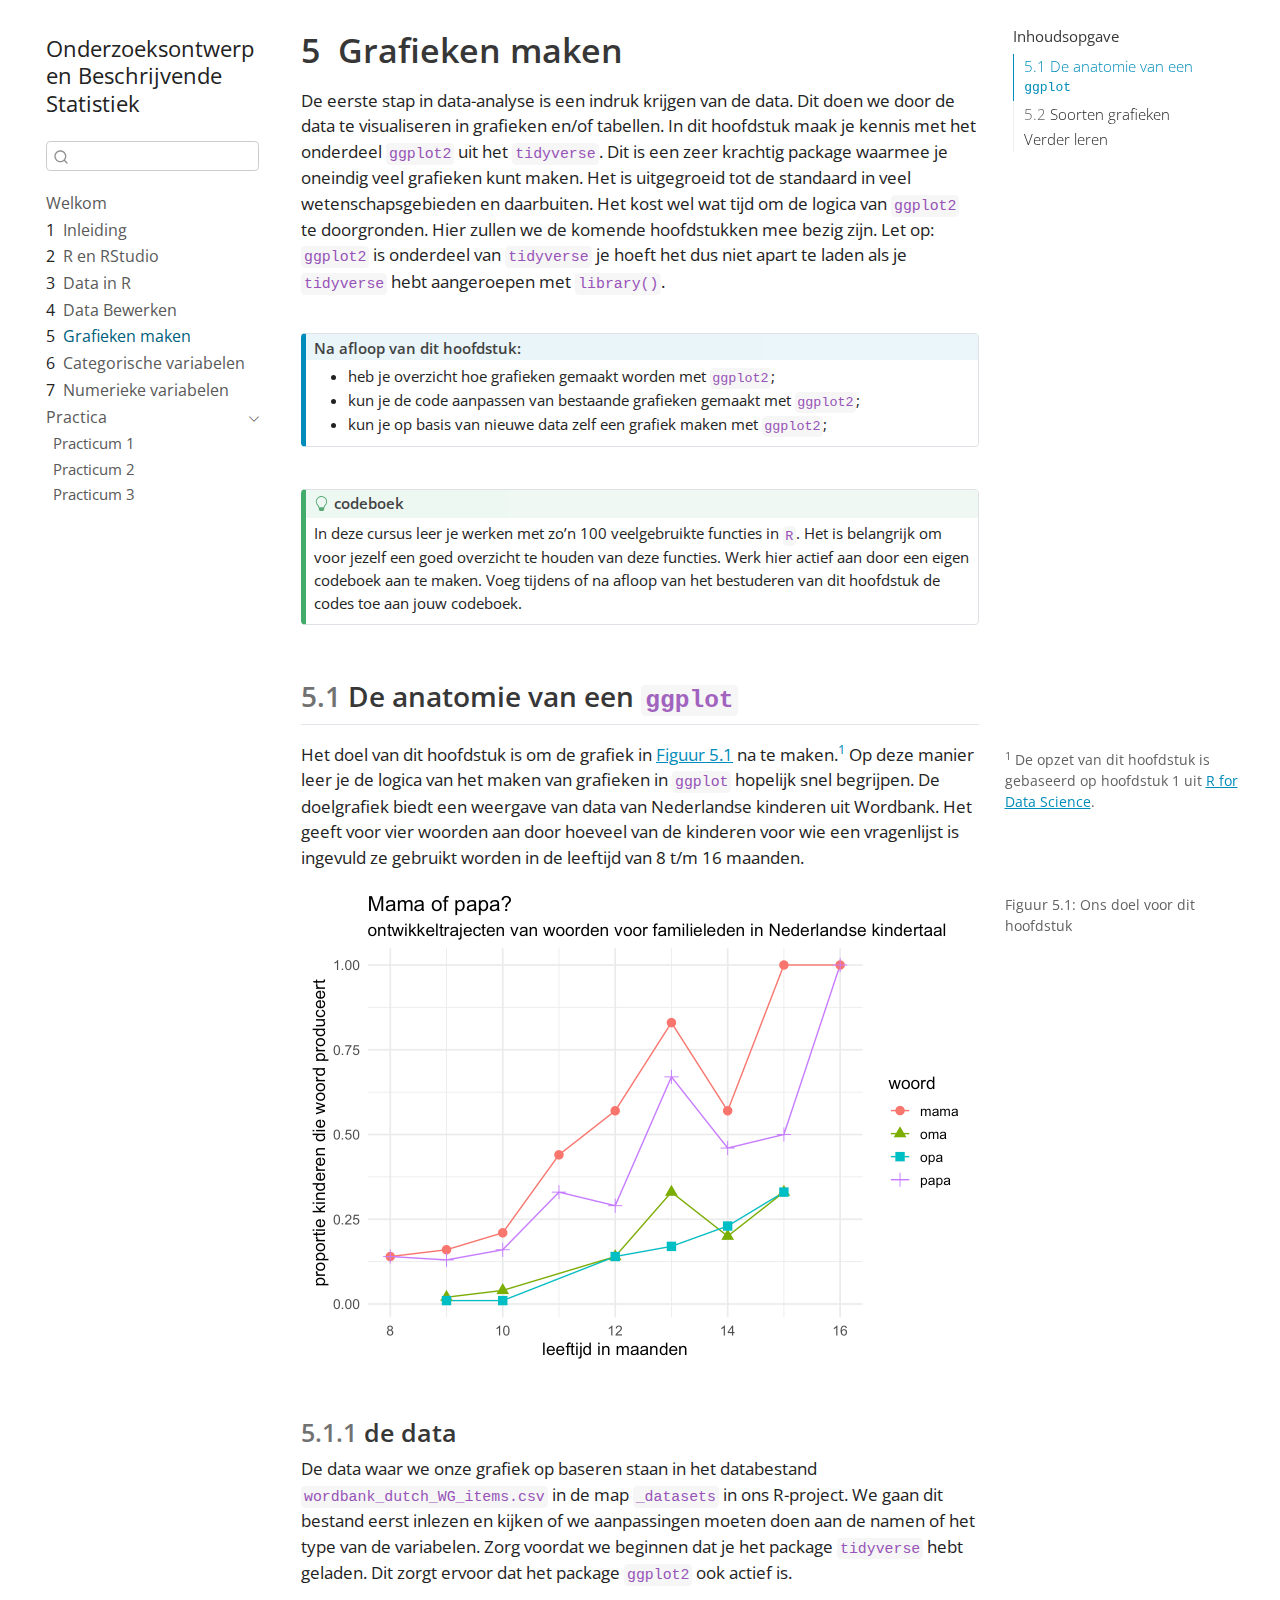
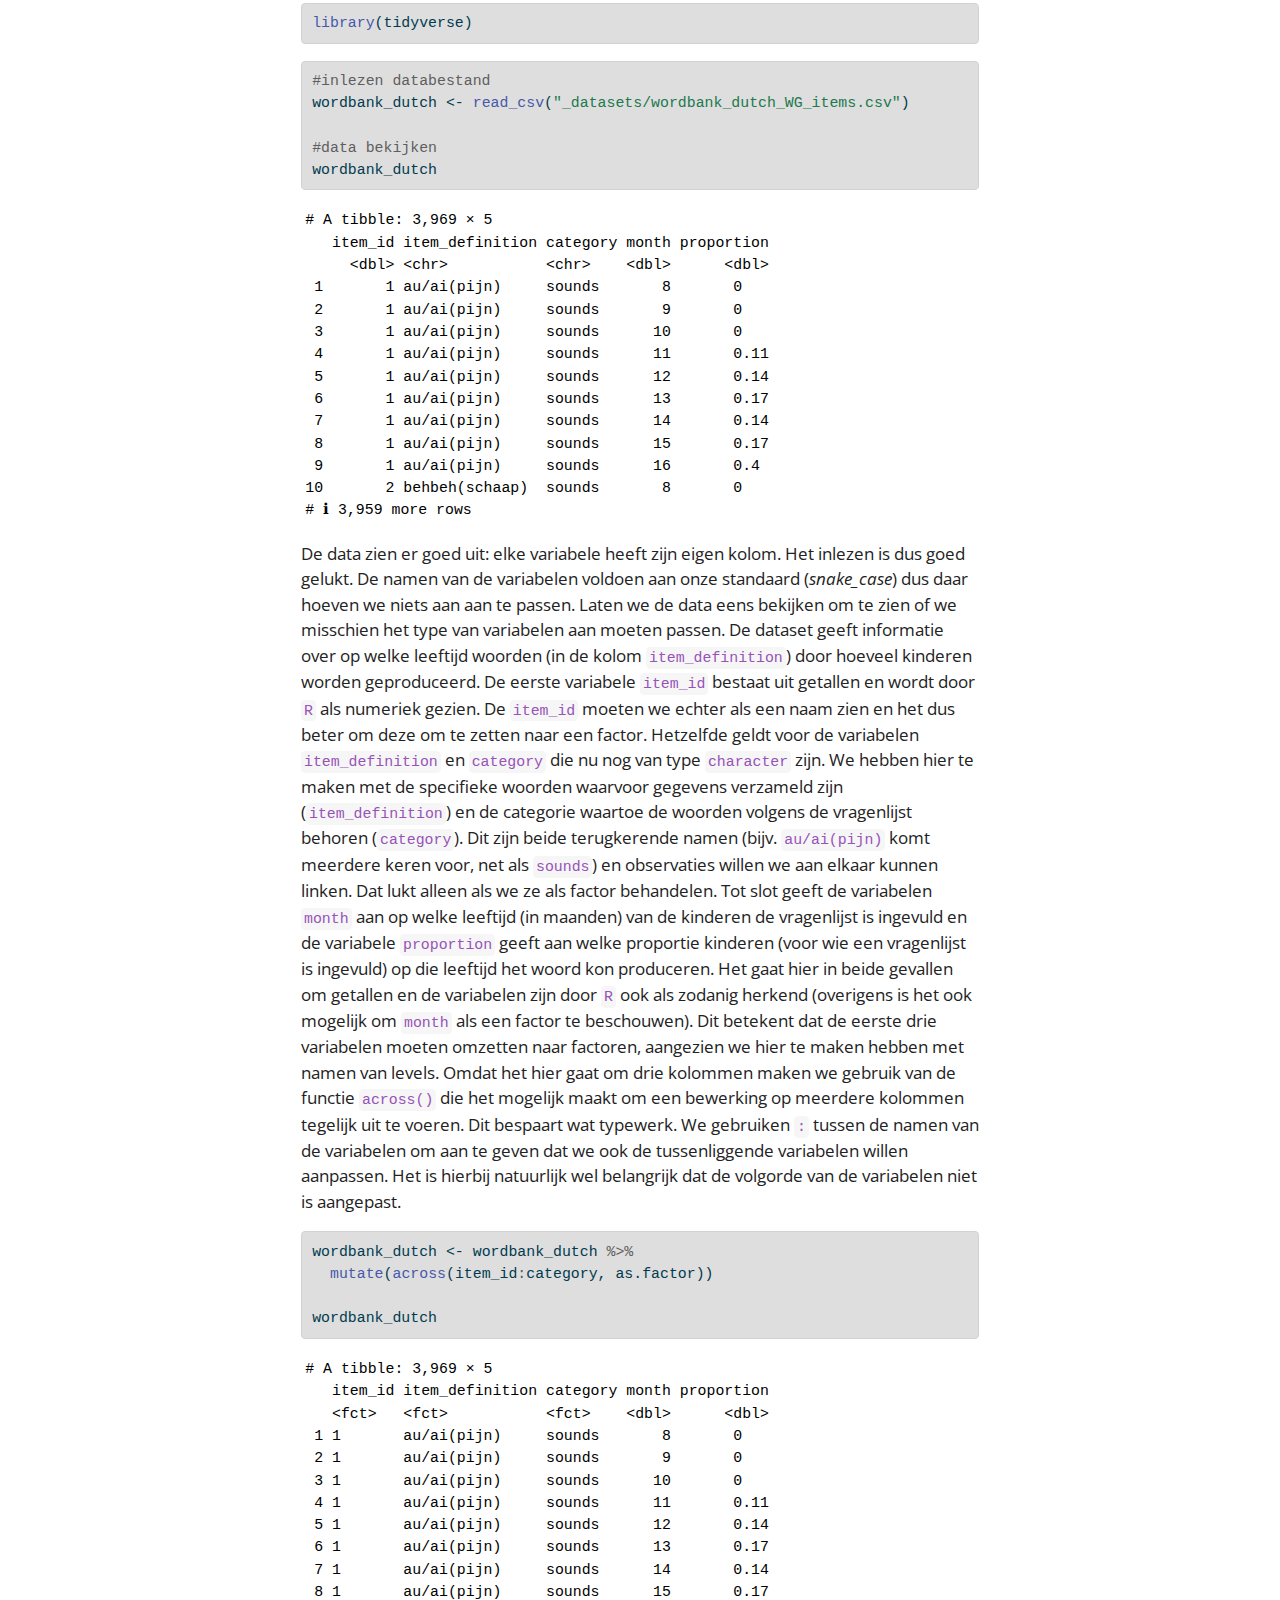
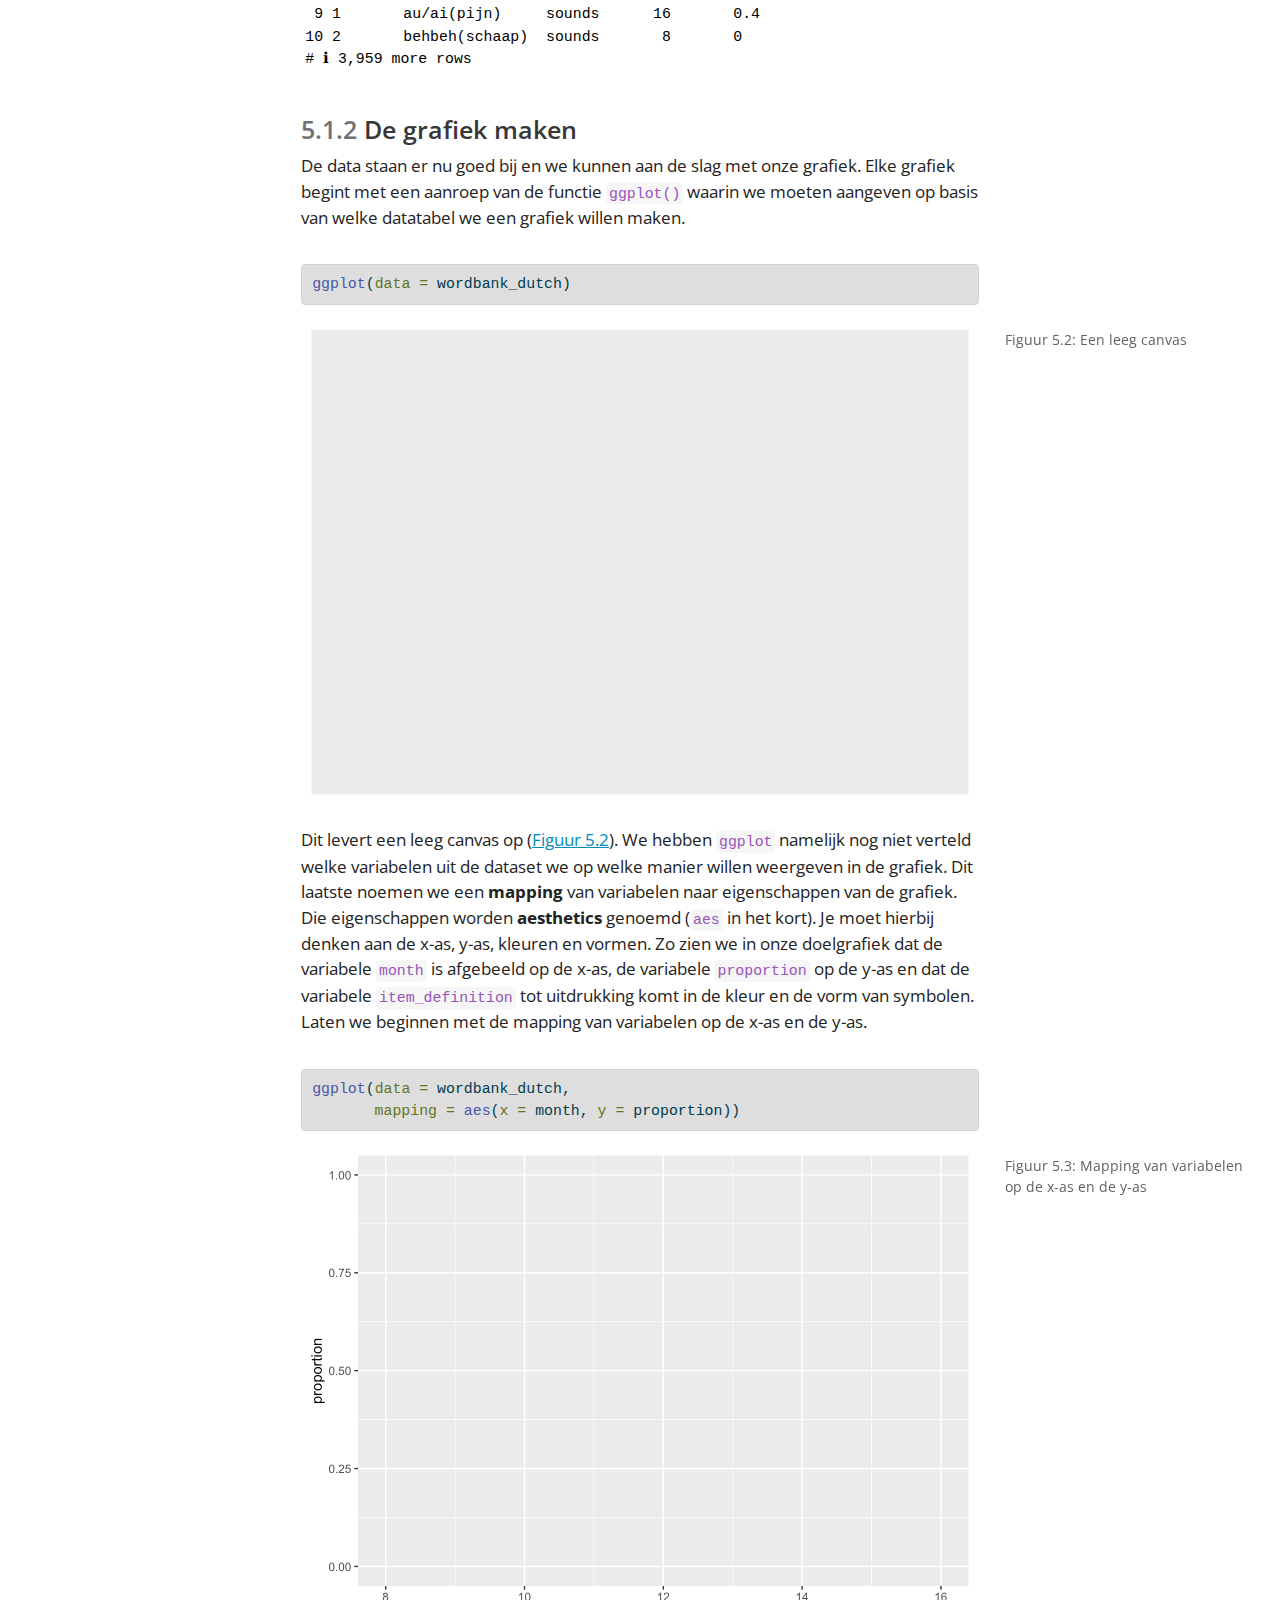
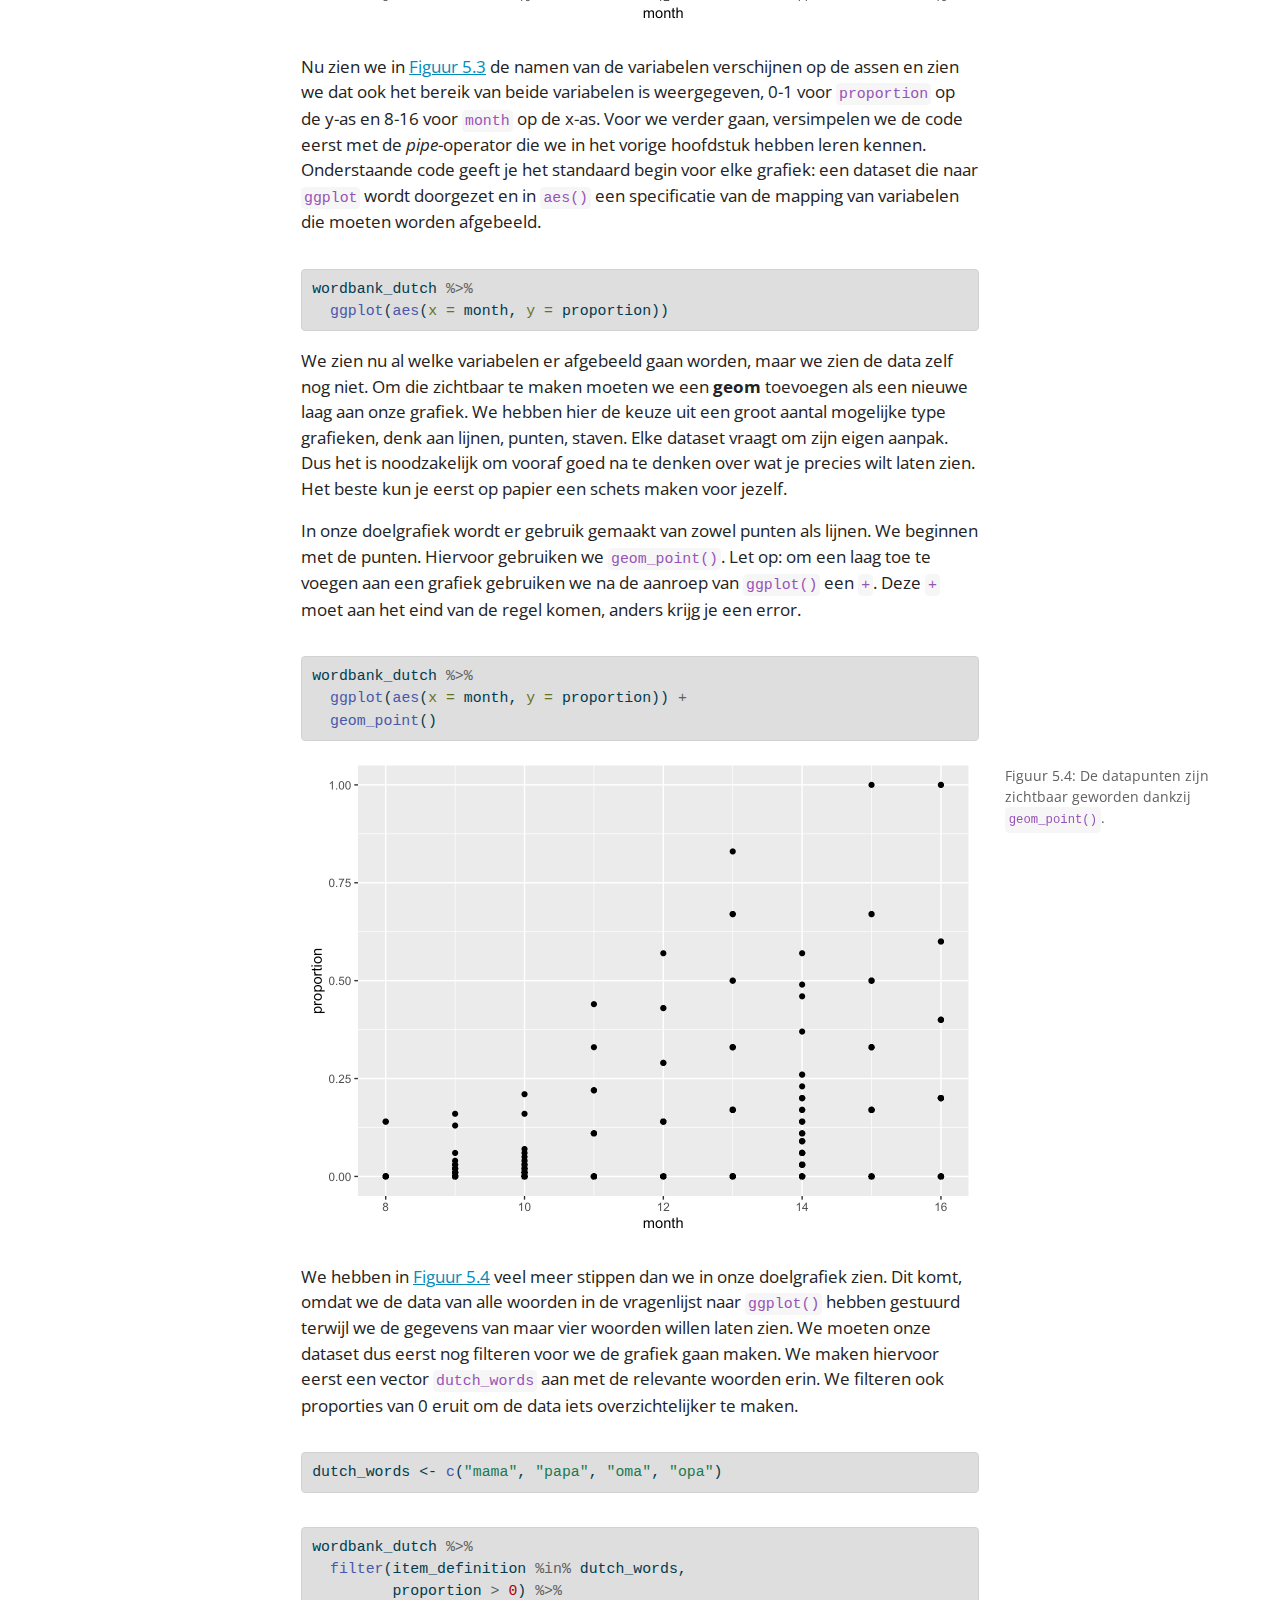
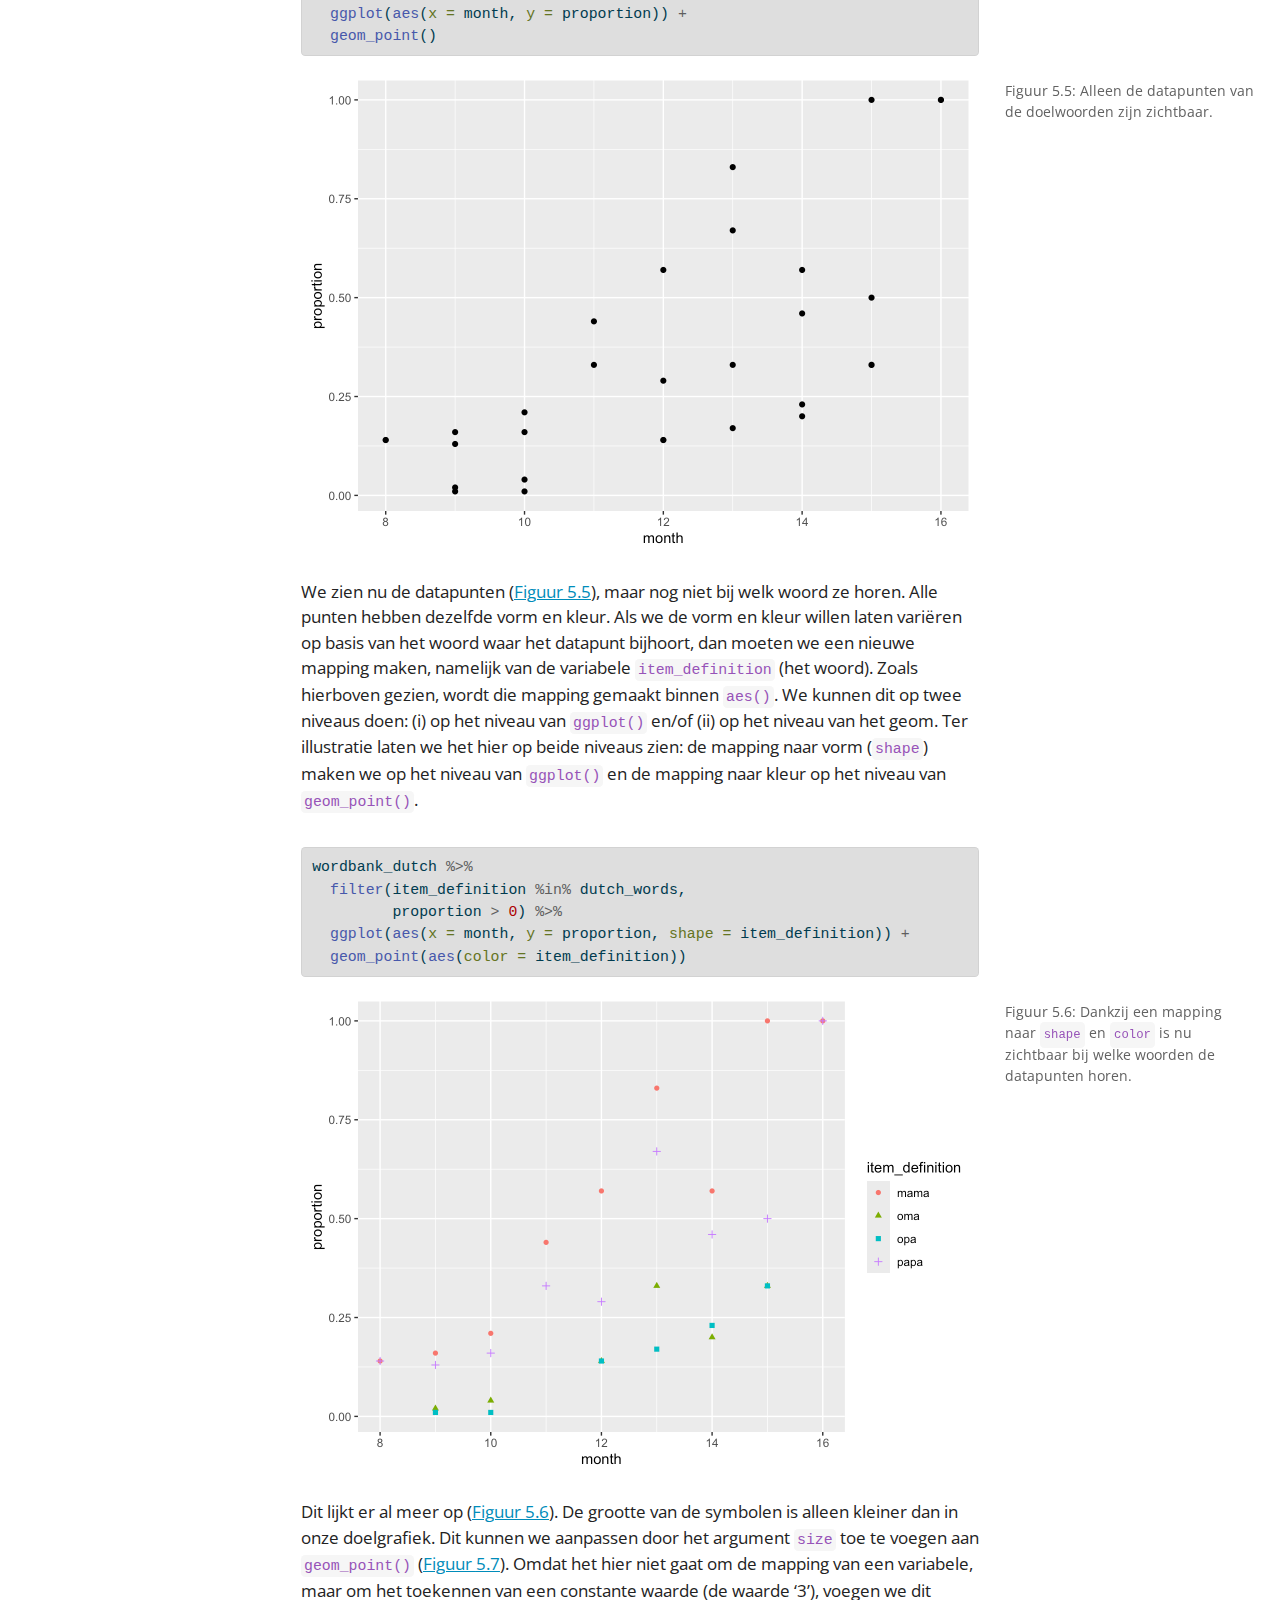
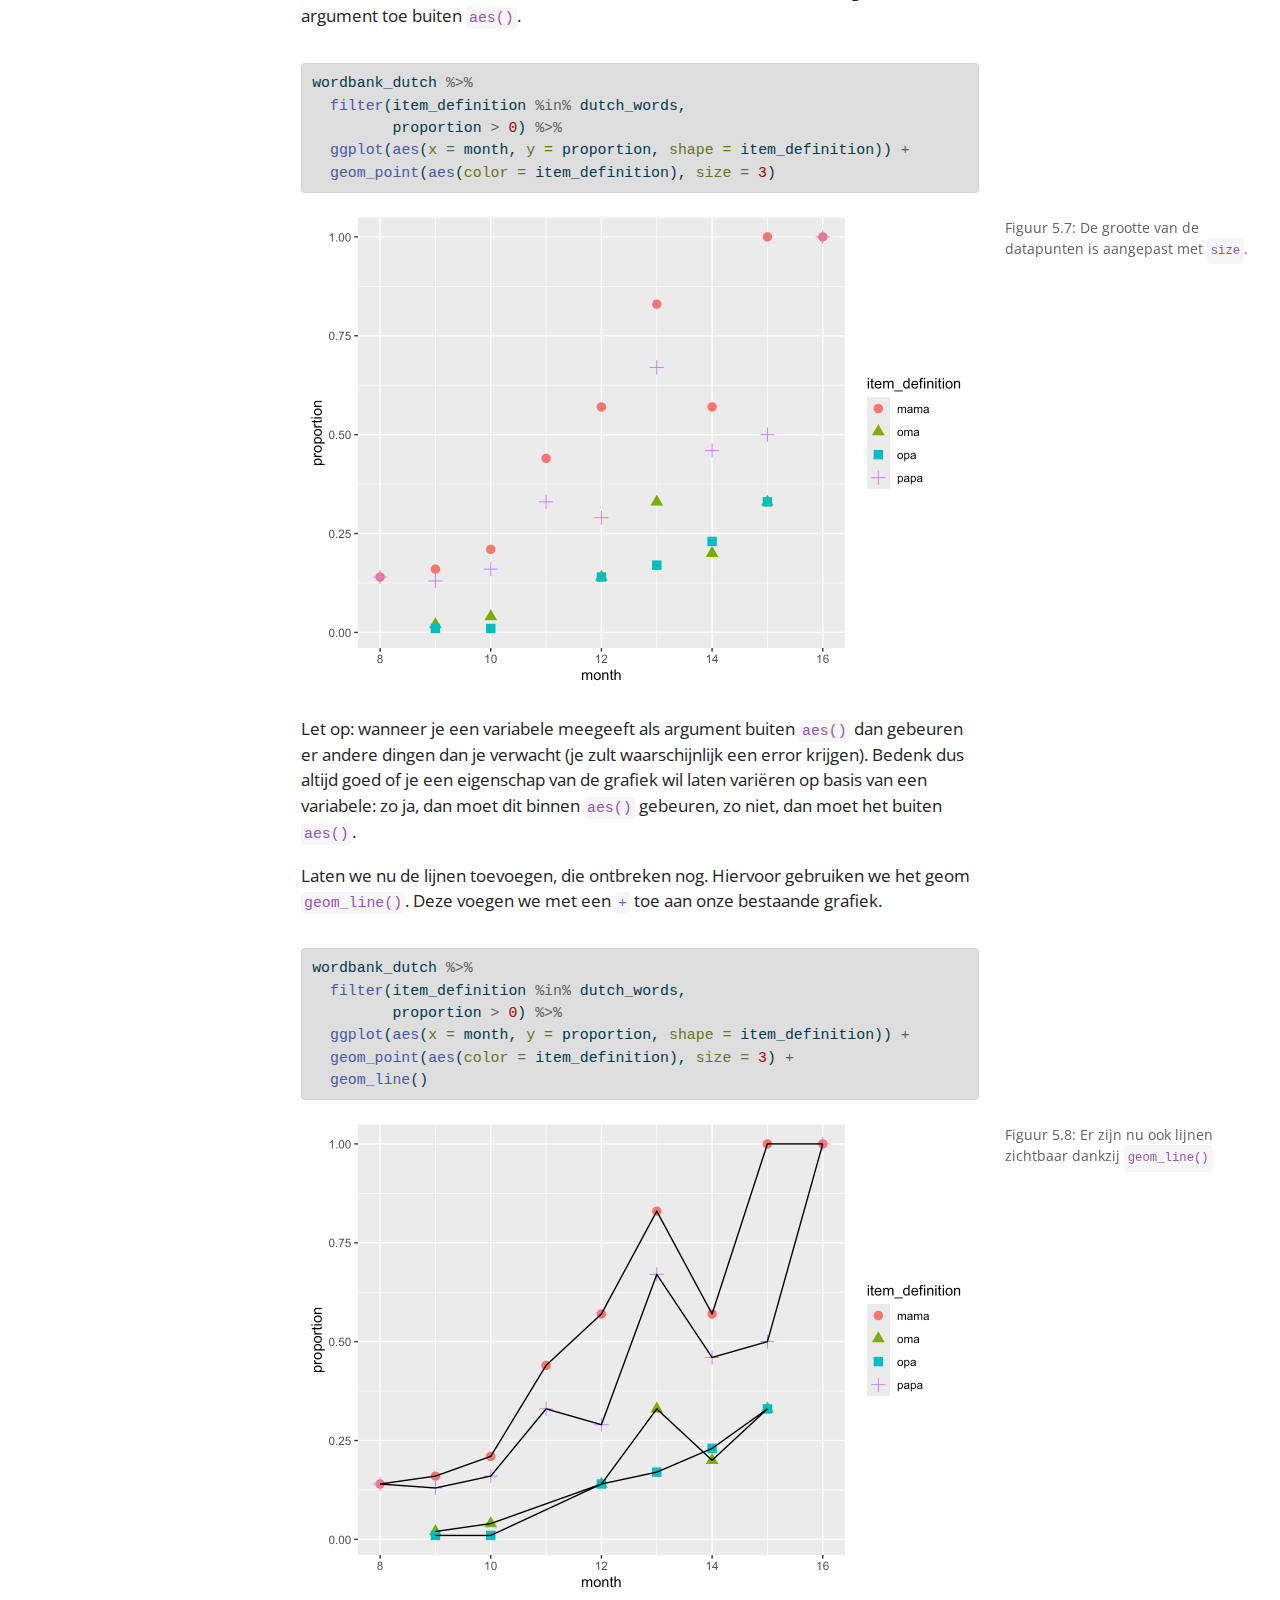
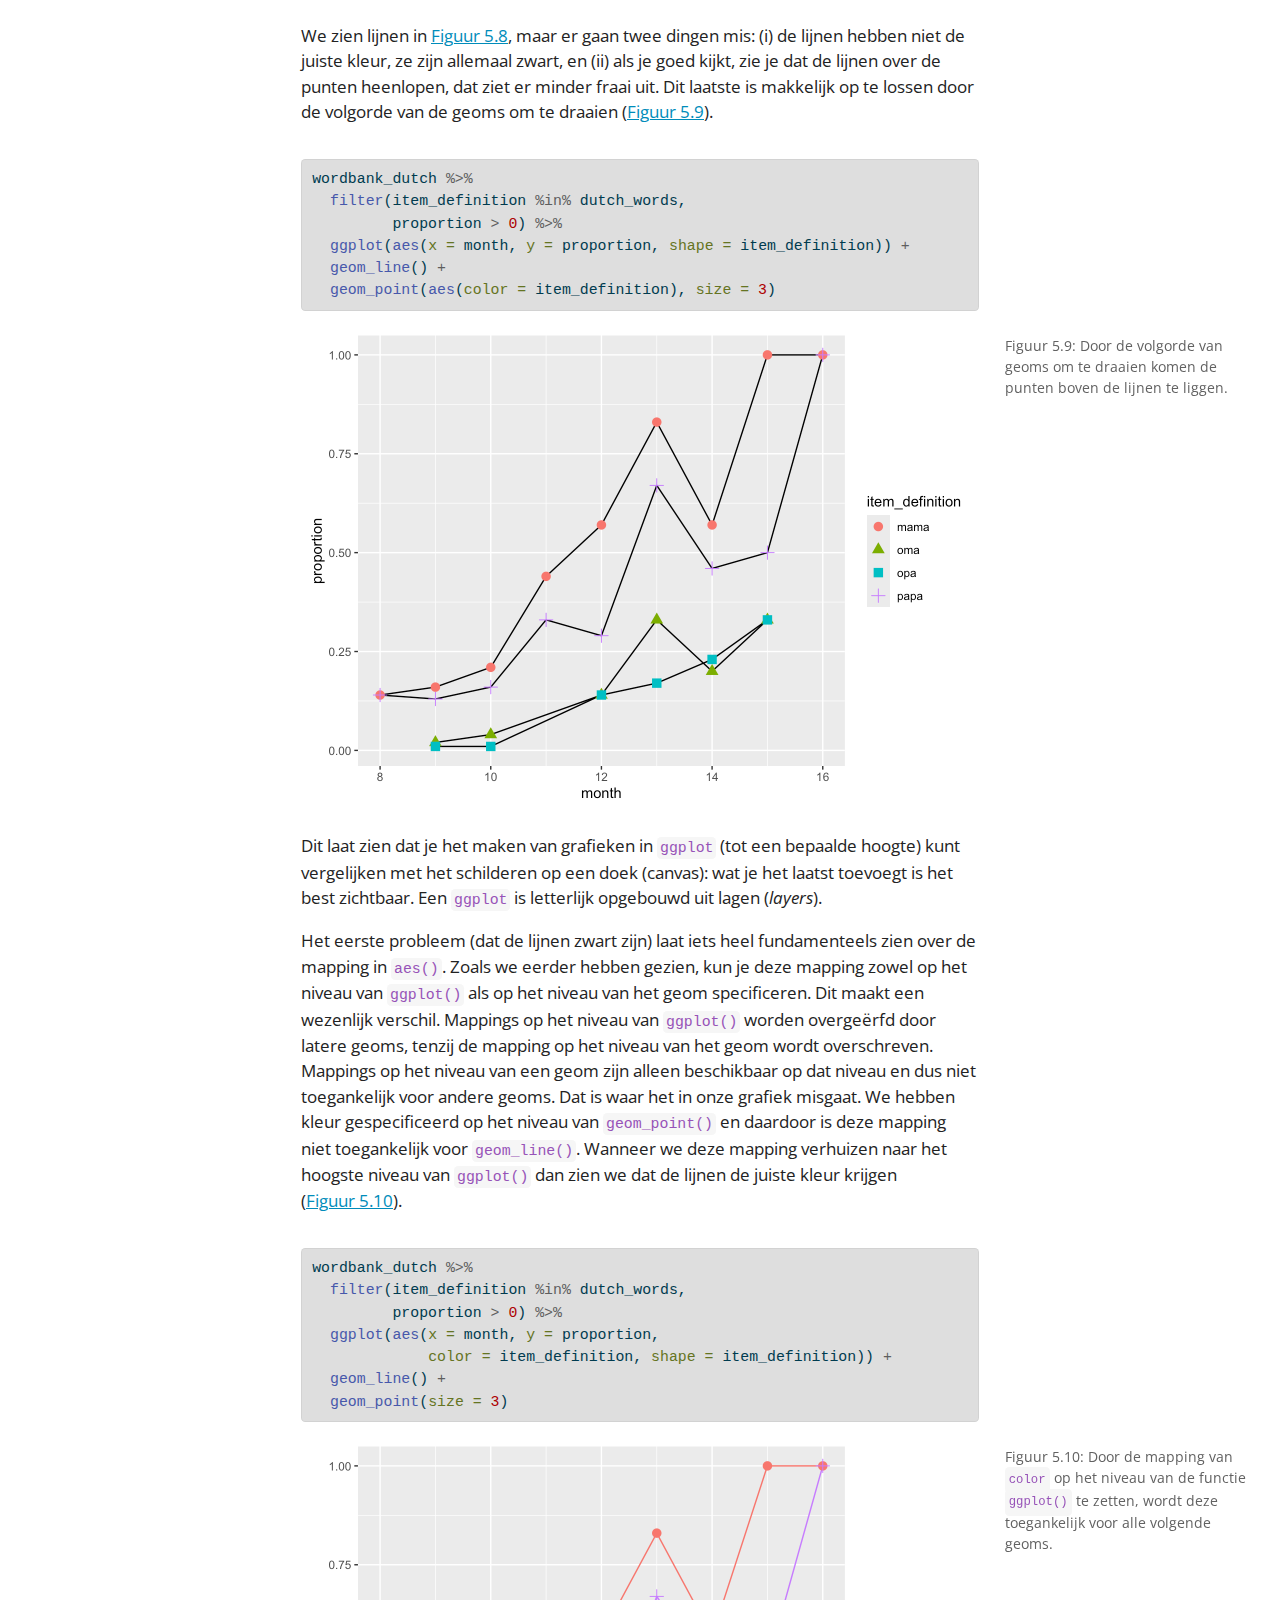
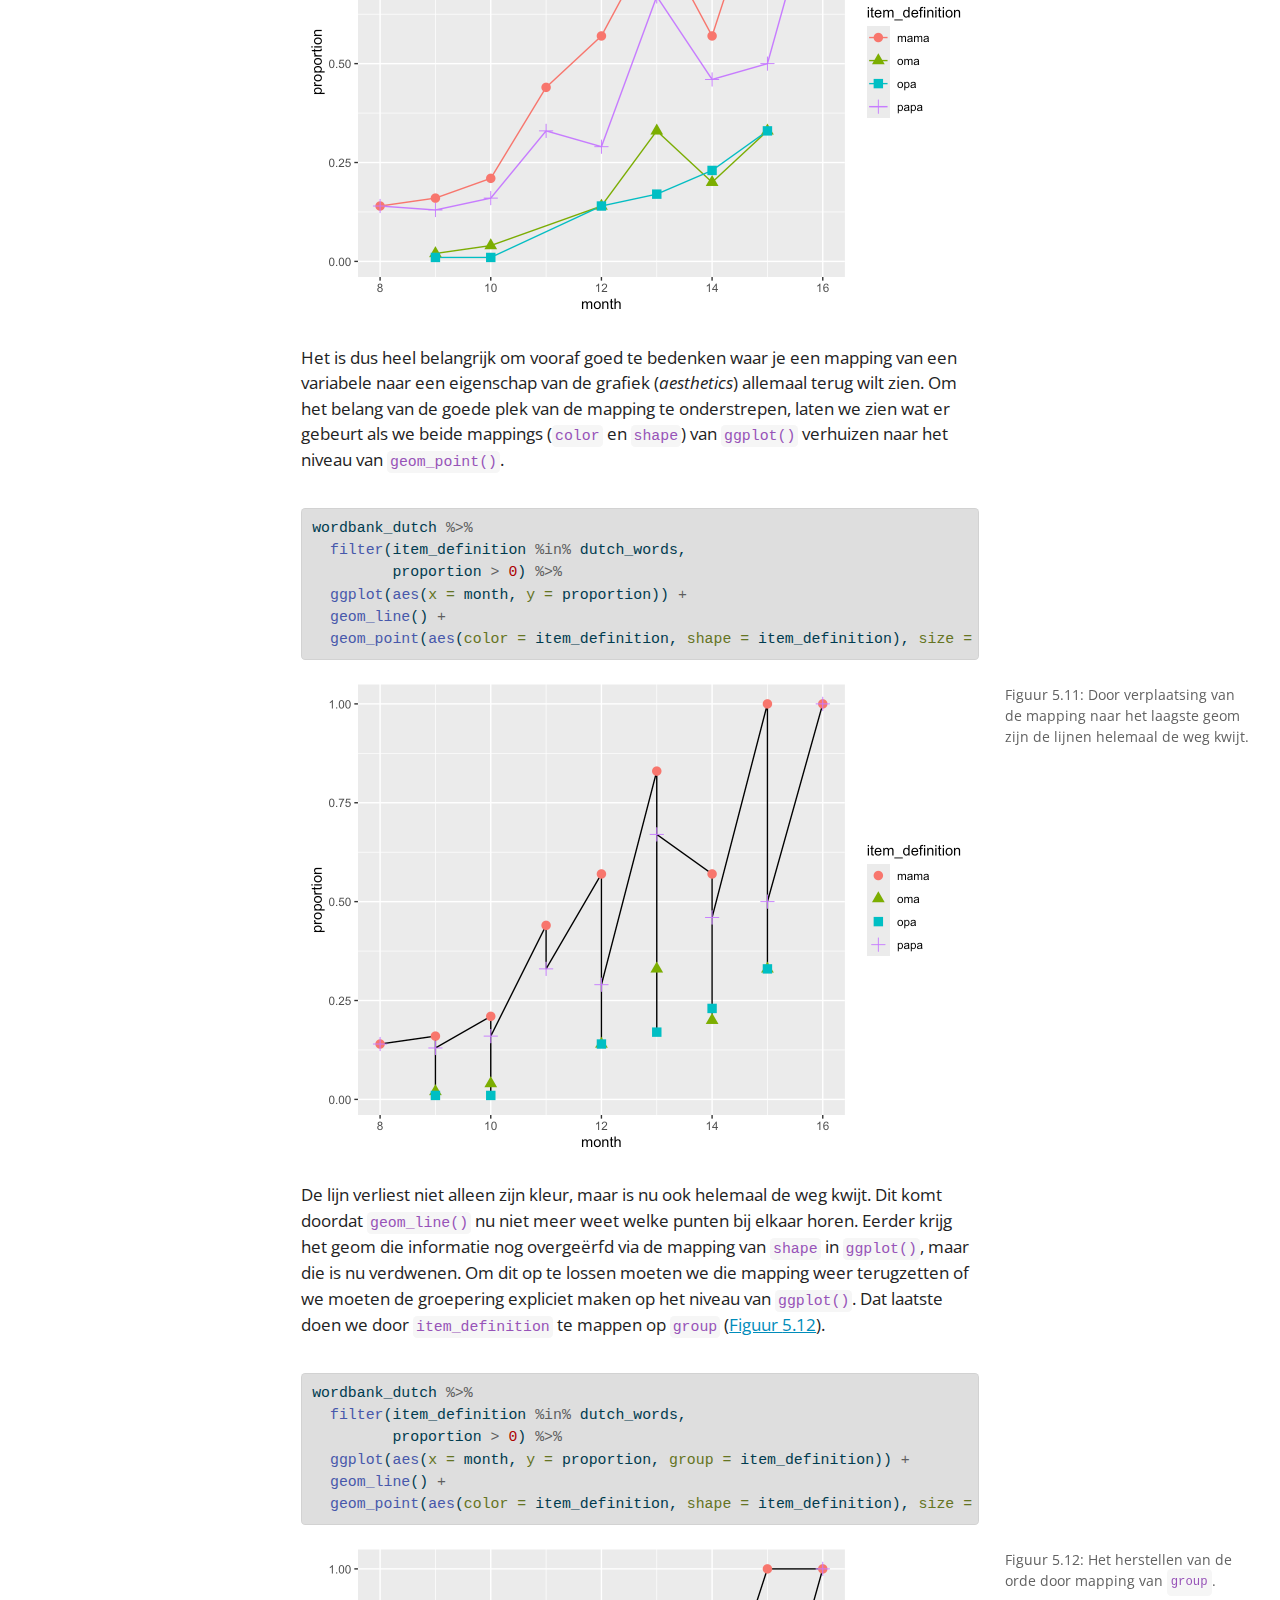
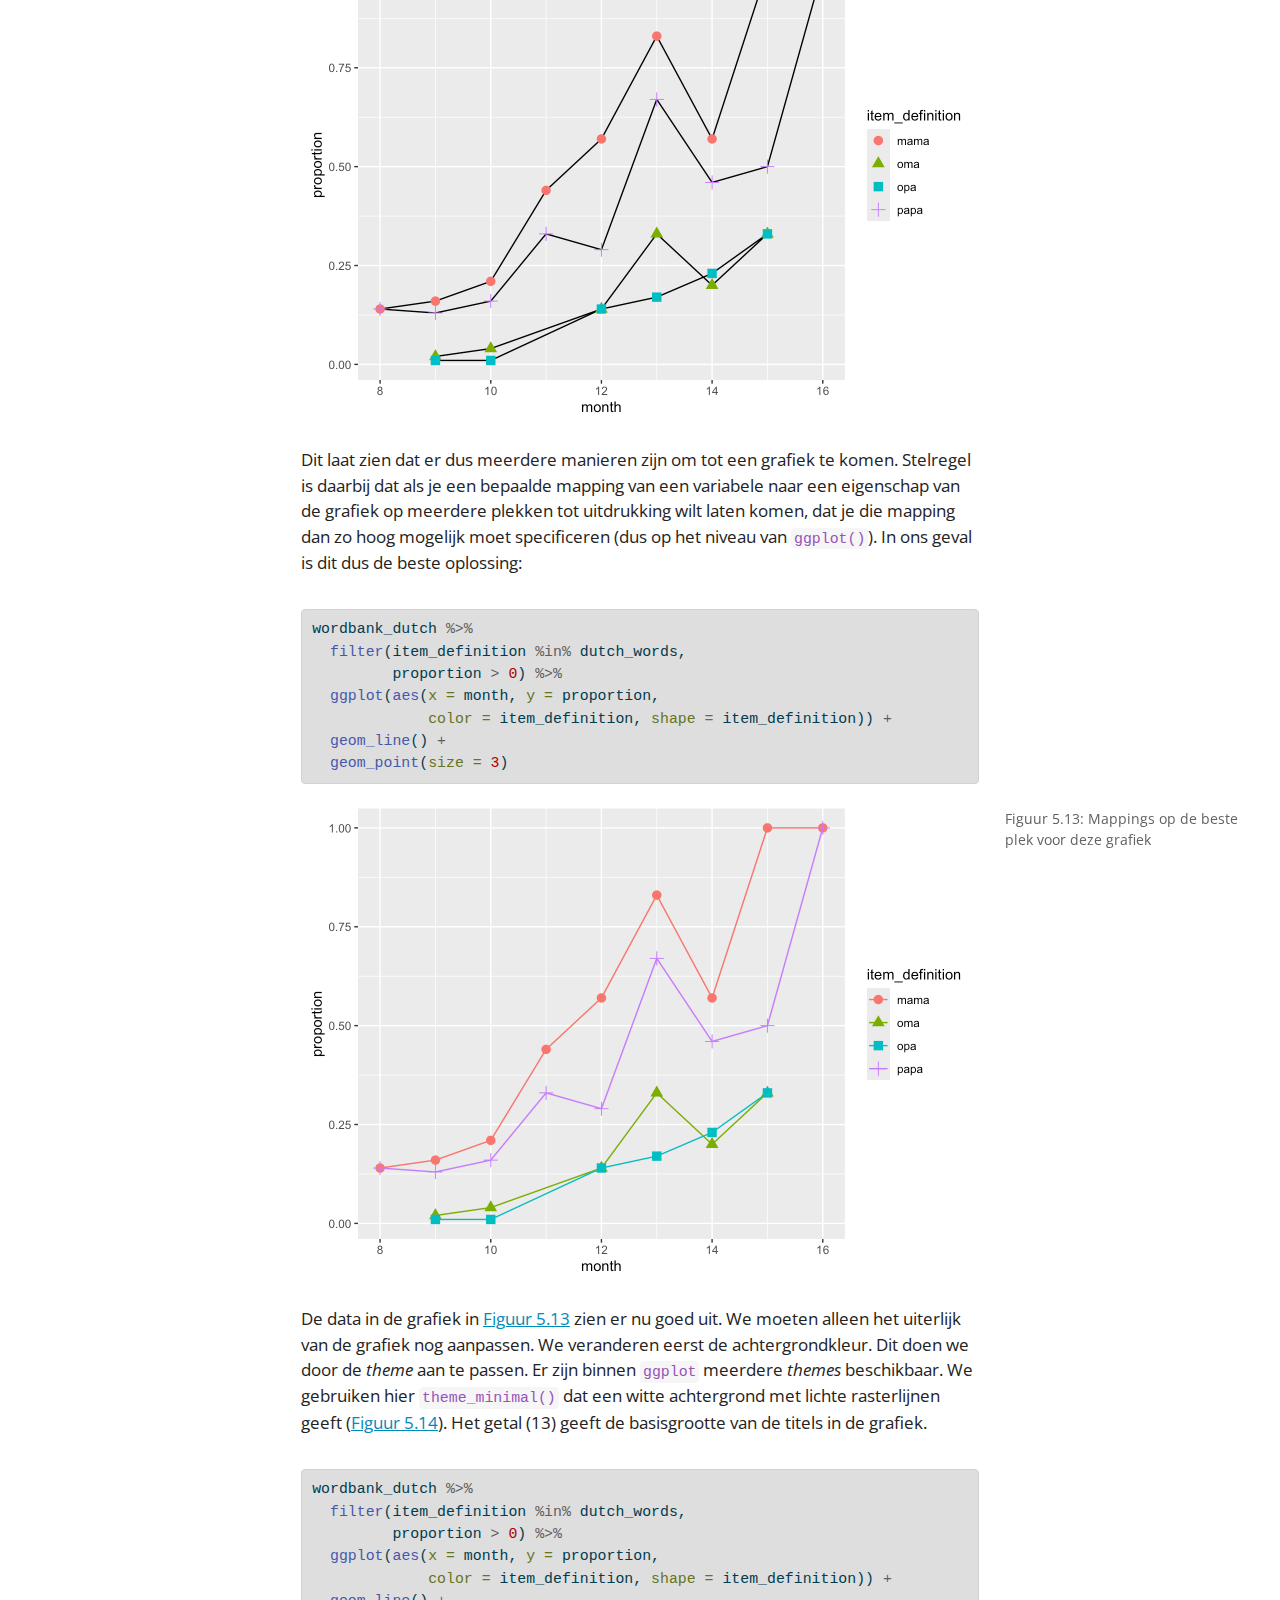
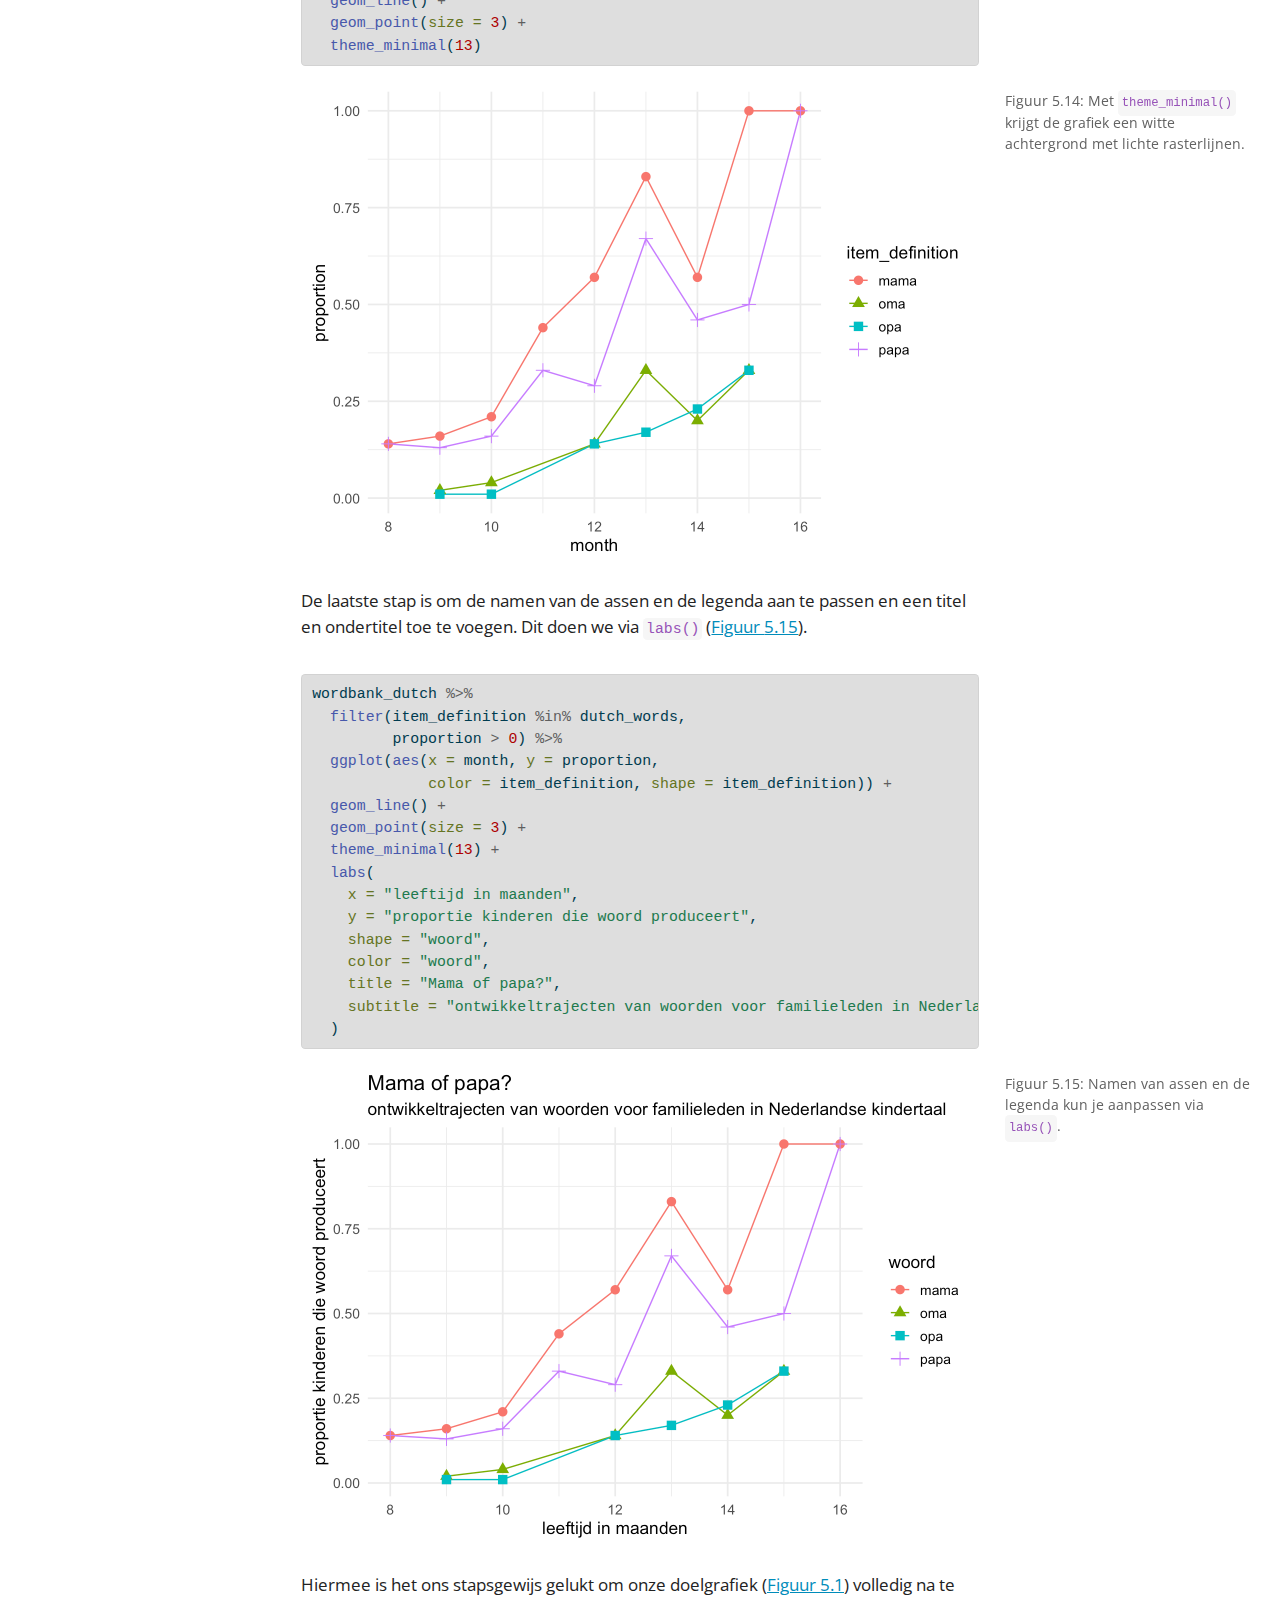
<file: OBS/grafieken.html>
<!DOCTYPE html>
<html xmlns="http://www.w3.org/1999/xhtml" lang="nl" xml:lang="nl"><head>

<meta charset="utf-8">
<meta name="generator" content="quarto-1.3.353">

<meta name="viewport" content="width=device-width, initial-scale=1.0, user-scalable=yes">


<title>Onderzoeksontwerp en Beschrijvende Statistiek - 5&nbsp; Grafieken maken</title>
<style>
code{white-space: pre-wrap;}
span.smallcaps{font-variant: small-caps;}
div.columns{display: flex; gap: min(4vw, 1.5em);}
div.column{flex: auto; overflow-x: auto;}
div.hanging-indent{margin-left: 1.5em; text-indent: -1.5em;}
ul.task-list{list-style: none;}
ul.task-list li input[type="checkbox"] {
  width: 0.8em;
  margin: 0 0.8em 0.2em -1em; /* quarto-specific, see https://github.com/quarto-dev/quarto-cli/issues/4556 */ 
  vertical-align: middle;
}
/* CSS for syntax highlighting */
pre > code.sourceCode { white-space: pre; position: relative; }
pre > code.sourceCode > span { display: inline-block; line-height: 1.25; }
pre > code.sourceCode > span:empty { height: 1.2em; }
.sourceCode { overflow: visible; }
code.sourceCode > span { color: inherit; text-decoration: inherit; }
div.sourceCode { margin: 1em 0; }
pre.sourceCode { margin: 0; }
@media screen {
div.sourceCode { overflow: auto; }
}
@media print {
pre > code.sourceCode { white-space: pre-wrap; }
pre > code.sourceCode > span { text-indent: -5em; padding-left: 5em; }
}
pre.numberSource code
  { counter-reset: source-line 0; }
pre.numberSource code > span
  { position: relative; left: -4em; counter-increment: source-line; }
pre.numberSource code > span > a:first-child::before
  { content: counter(source-line);
    position: relative; left: -1em; text-align: right; vertical-align: baseline;
    border: none; display: inline-block;
    -webkit-touch-callout: none; -webkit-user-select: none;
    -khtml-user-select: none; -moz-user-select: none;
    -ms-user-select: none; user-select: none;
    padding: 0 4px; width: 4em;
  }
pre.numberSource { margin-left: 3em;  padding-left: 4px; }
div.sourceCode
  {   }
@media screen {
pre > code.sourceCode > span > a:first-child::before { text-decoration: underline; }
}
/* CSS for citations */
div.csl-bib-body { }
div.csl-entry {
  clear: both;
}
.hanging-indent div.csl-entry {
  margin-left:2em;
  text-indent:-2em;
}
div.csl-left-margin {
  min-width:2em;
  float:left;
}
div.csl-right-inline {
  margin-left:2em;
  padding-left:1em;
}
div.csl-indent {
  margin-left: 2em;
}</style>


<script src="site_libs/quarto-nav/quarto-nav.js"></script>
<script src="site_libs/quarto-nav/headroom.min.js"></script>
<script src="site_libs/clipboard/clipboard.min.js"></script>
<script src="site_libs/quarto-search/autocomplete.umd.js"></script>
<script src="site_libs/quarto-search/fuse.min.js"></script>
<script src="site_libs/quarto-search/quarto-search.js"></script>
<meta name="quarto:offset" content="./">
<link href="./factoren.html" rel="next">
<link href="./bewerken.html" rel="prev">
<script src="site_libs/quarto-html/quarto.js"></script>
<script src="site_libs/quarto-html/popper.min.js"></script>
<script src="site_libs/quarto-html/tippy.umd.min.js"></script>
<script src="site_libs/quarto-html/anchor.min.js"></script>
<link href="site_libs/quarto-html/tippy.css" rel="stylesheet">
<link href="site_libs/quarto-html/quarto-syntax-highlighting.css" rel="stylesheet" id="quarto-text-highlighting-styles">
<script src="site_libs/bootstrap/bootstrap.min.js"></script>
<link href="site_libs/bootstrap/bootstrap-icons.css" rel="stylesheet">
<link href="site_libs/bootstrap/bootstrap.min.css" rel="stylesheet" id="quarto-bootstrap" data-mode="light">
<script id="quarto-search-options" type="application/json">{
  "location": "sidebar",
  "copy-button": false,
  "collapse-after": 3,
  "panel-placement": "start",
  "type": "textbox",
  "limit": 20,
  "language": {
    "search-no-results-text": "Geen resultaten",
    "search-matching-documents-text": "Gevonden documenten",
    "search-copy-link-title": "Kopieer link om te zoeken",
    "search-hide-matches-text": "Extra overeenkomsten verbergen",
    "search-more-match-text": "meer overeenkomst in dit document",
    "search-more-matches-text": "meer overeenkomsten in dit document",
    "search-clear-button-title": "Wissen",
    "search-detached-cancel-button-title": "Annuleren",
    "search-submit-button-title": "Verzenden"
  }
}</script>


</head>

<body class="nav-sidebar floating slimcontent">

<div id="quarto-search-results"></div>
  <header id="quarto-header" class="headroom fixed-top">
  <nav class="quarto-secondary-nav">
    <div class="container-fluid d-flex">
      <button type="button" class="quarto-btn-toggle btn" data-bs-toggle="collapse" data-bs-target="#quarto-sidebar,#quarto-sidebar-glass" aria-controls="quarto-sidebar" aria-expanded="false" aria-label="Schakel zijbalk in" onclick="if (window.quartoToggleHeadroom) { window.quartoToggleHeadroom(); }">
        <i class="bi bi-layout-text-sidebar-reverse"></i>
      </button>
      <nav class="quarto-page-breadcrumbs" aria-label="breadcrumb"><ol class="breadcrumb"><li class="breadcrumb-item"><a href="./grafieken.html"><span class="chapter-number">5</span>&nbsp; <span class="chapter-title">Grafieken maken</span></a></li></ol></nav>
      <a class="flex-grow-1" role="button" data-bs-toggle="collapse" data-bs-target="#quarto-sidebar,#quarto-sidebar-glass" aria-controls="quarto-sidebar" aria-expanded="false" aria-label="Schakel zijbalk in" onclick="if (window.quartoToggleHeadroom) { window.quartoToggleHeadroom(); }">      
      </a>
      <button type="button" class="btn quarto-search-button" aria-label="Zoeken" onclick="window.quartoOpenSearch();">
        <i class="bi bi-search"></i>
      </button>
    </div>
  </nav>
</header>
<!-- content -->
<div id="quarto-content" class="quarto-container page-columns page-rows-contents page-layout-article">
<!-- sidebar -->
  <nav id="quarto-sidebar" class="sidebar collapse collapse-horizontal sidebar-navigation floating overflow-auto">
    <div class="pt-lg-2 mt-2 text-left sidebar-header">
    <div class="sidebar-title mb-0 py-0">
      <a href="./">Onderzoeksontwerp en Beschrijvende Statistiek</a> 
    </div>
      </div>
        <div class="mt-2 flex-shrink-0 align-items-center">
        <div class="sidebar-search">
        <div id="quarto-search" class="" title="Zoeken"></div>
        </div>
        </div>
    <div class="sidebar-menu-container"> 
    <ul class="list-unstyled mt-1">
        <li class="sidebar-item">
  <div class="sidebar-item-container"> 
  <a href="./index.html" class="sidebar-item-text sidebar-link">
 <span class="menu-text">Welkom</span></a>
  </div>
</li>
        <li class="sidebar-item">
  <div class="sidebar-item-container"> 
  <a href="./intro.html" class="sidebar-item-text sidebar-link">
 <span class="menu-text"><span class="chapter-number">1</span>&nbsp; <span class="chapter-title">Inleiding</span></span></a>
  </div>
</li>
        <li class="sidebar-item">
  <div class="sidebar-item-container"> 
  <a href="./R.html" class="sidebar-item-text sidebar-link">
 <span class="menu-text"><span class="chapter-number">2</span>&nbsp; <span class="chapter-title">R en RStudio</span></span></a>
  </div>
</li>
        <li class="sidebar-item">
  <div class="sidebar-item-container"> 
  <a href="./data.html" class="sidebar-item-text sidebar-link">
 <span class="menu-text"><span class="chapter-number">3</span>&nbsp; <span class="chapter-title">Data in R</span></span></a>
  </div>
</li>
        <li class="sidebar-item">
  <div class="sidebar-item-container"> 
  <a href="./bewerken.html" class="sidebar-item-text sidebar-link">
 <span class="menu-text"><span class="chapter-number">4</span>&nbsp; <span class="chapter-title">Data Bewerken</span></span></a>
  </div>
</li>
        <li class="sidebar-item">
  <div class="sidebar-item-container"> 
  <a href="./grafieken.html" class="sidebar-item-text sidebar-link active">
 <span class="menu-text"><span class="chapter-number">5</span>&nbsp; <span class="chapter-title">Grafieken maken</span></span></a>
  </div>
</li>
        <li class="sidebar-item">
  <div class="sidebar-item-container"> 
  <a href="./factoren.html" class="sidebar-item-text sidebar-link">
 <span class="menu-text"><span class="chapter-number">6</span>&nbsp; <span class="chapter-title">Categorische variabelen</span></span></a>
  </div>
</li>
        <li class="sidebar-item">
  <div class="sidebar-item-container"> 
  <a href="./numeriek.html" class="sidebar-item-text sidebar-link">
 <span class="menu-text"><span class="chapter-number">7</span>&nbsp; <span class="chapter-title">Numerieke variabelen</span></span></a>
  </div>
</li>
        <li class="sidebar-item sidebar-item-section">
      <div class="sidebar-item-container"> 
            <a href="./practica.html" class="sidebar-item-text sidebar-link">
 <span class="menu-text">Practica</span></a>
          <a class="sidebar-item-toggle text-start" data-bs-toggle="collapse" data-bs-target="#quarto-sidebar-section-1" aria-expanded="true" aria-label="Schakel sectie">
            <i class="bi bi-chevron-right ms-2"></i>
          </a> 
      </div>
      <ul id="quarto-sidebar-section-1" class="collapse list-unstyled sidebar-section depth1 show">  
          <li class="sidebar-item">
  <div class="sidebar-item-container"> 
  <a href="./_practica/practicum1.html" class="sidebar-item-text sidebar-link">
 <span class="menu-text">Practicum 1</span></a>
  </div>
</li>
          <li class="sidebar-item">
  <div class="sidebar-item-container"> 
  <a href="./_practica/practicum2.html" class="sidebar-item-text sidebar-link">
 <span class="menu-text">Practicum 2</span></a>
  </div>
</li>
          <li class="sidebar-item">
  <div class="sidebar-item-container"> 
  <a href="./_practica/practicum3.html" class="sidebar-item-text sidebar-link">
 <span class="menu-text">Practicum 3</span></a>
  </div>
</li>
      </ul>
  </li>
    </ul>
    </div>
</nav>
<div id="quarto-sidebar-glass" data-bs-toggle="collapse" data-bs-target="#quarto-sidebar,#quarto-sidebar-glass"></div>
<!-- margin-sidebar -->
    <div id="quarto-margin-sidebar" class="sidebar margin-sidebar">
        <nav id="TOC" role="doc-toc" class="toc-active">
    <h2 id="toc-title">Inhoudsopgave</h2>
   
  <ul class="collapse">
  <li><a href="#sec-grafieken-anatomie" id="toc-sec-grafieken-anatomie" class="nav-link active" data-scroll-target="#sec-grafieken-anatomie"><span class="header-section-number">5.1</span> De anatomie van een <code>ggplot</code></a></li>
  <li><a href="#sec-grafieken-soorten" id="toc-sec-grafieken-soorten" class="nav-link" data-scroll-target="#sec-grafieken-soorten"><span class="header-section-number">5.2</span> Soorten grafieken</a></li>
  <li><a href="#verder-leren" id="toc-verder-leren" class="nav-link" data-scroll-target="#verder-leren">Verder leren</a></li>
  </ul>
</nav>
    </div>
<!-- main -->
<main class="content page-columns page-full" id="quarto-document-content">

<header id="title-block-header" class="quarto-title-block default">
<div class="quarto-title">
<h1 class="title"><span id="sec-Grafieken-Maken" class="quarto-section-identifier"><span class="chapter-number">5</span>&nbsp; <span class="chapter-title">Grafieken maken</span></span></h1>
</div>



<div class="quarto-title-meta">

    
  
    
  </div>
  

</header>

<p>De eerste stap in data-analyse is een indruk krijgen van de data. Dit doen we door de data te visualiseren in grafieken en/of tabellen. In dit hoofdstuk maak je kennis met het onderdeel <code>ggplot2</code> uit het <code>tidyverse</code>. Dit is een zeer krachtig package waarmee je oneindig veel grafieken kunt maken. Het is uitgegroeid tot de standaard in veel wetenschapsgebieden en daarbuiten. Het kost wel wat tijd om de logica van <code>ggplot2</code> te doorgronden. Hier zullen we de komende hoofdstukken mee bezig zijn. Let op: <code>ggplot2</code> is onderdeel van <code>tidyverse</code> je hoeft het dus niet apart te laden als je <code>tidyverse</code> hebt aangeroepen met <code>library()</code>.</p>
<div class="callout callout-style-default callout-note no-icon callout-titled">
<div class="callout-header d-flex align-content-center">
<div class="callout-icon-container">
<i class="callout-icon no-icon"></i>
</div>
<div class="callout-title-container flex-fill">
Na afloop van dit hoofdstuk:
</div>
</div>
<div class="callout-body-container callout-body">
<ul>
<li>heb je overzicht hoe grafieken gemaakt worden met <code>ggplot2</code>;</li>
<li>kun je de code aanpassen van bestaande grafieken gemaakt met <code>ggplot2</code>;</li>
<li>kun je op basis van nieuwe data zelf een grafiek maken met <code>ggplot2</code>;</li>
</ul>
</div>
</div>
<div class="callout callout-style-default callout-tip callout-titled">
<div class="callout-header d-flex align-content-center">
<div class="callout-icon-container">
<i class="callout-icon"></i>
</div>
<div class="callout-title-container flex-fill">
codeboek
</div>
</div>
<div class="callout-body-container callout-body">
<p>In deze cursus leer je werken met zo’n 100 veelgebruikte functies in <code>R</code>. Het is belangrijk om voor jezelf een goed overzicht te houden van deze functies. Werk hier actief aan door een eigen codeboek aan te maken. Voeg tijdens of na afloop van het bestuderen van dit hoofdstuk de codes toe aan jouw codeboek.</p>
</div>
</div>
<section id="sec-grafieken-anatomie" class="level2 page-columns page-full" data-number="5.1">
<h2 data-number="5.1" class="anchored" data-anchor-id="sec-grafieken-anatomie"><span class="header-section-number">5.1</span> De anatomie van een <code>ggplot</code></h2>
<div class="page-columns page-full"><p>Het doel van dit hoofdstuk is om de grafiek in <a href="#fig-grafieken-doel">Figuur&nbsp;<span>5.1</span></a> na te maken.<a href="#fn1" class="footnote-ref" id="fnref1" role="doc-noteref"><sup>1</sup></a> Op deze manier leer je de logica van het maken van grafieken in <code>ggplot</code> hopelijk snel begrijpen. De doelgrafiek biedt een weergave van data van Nederlandse kinderen uit Wordbank. Het geeft voor vier woorden aan door hoeveel van de kinderen voor wie een vragenlijst is ingevuld ze gebruikt worden in de leeftijd van 8 t/m 16 maanden.</p><div class="no-row-height column-margin column-container"><li id="fn1"><p><sup>1</sup>&nbsp;De opzet van dit hoofdstuk is gebaseerd op hoofdstuk 1 uit <a href="https://r4ds.hadley.nz/data-visualize.html">R for Data Science</a>.</p></li></div></div>
<div class="cell page-columns page-full">
<div class="cell-output-display page-columns page-full">
<div id="fig-grafieken-doel" class="quarto-figure quarto-figure-center anchored page-columns page-full">
<figure class="figure page-columns page-full">
<p><img src="grafieken_files/figure-html/fig-grafieken-doel-1.png" class="img-fluid figure-img" width="672"></p>
<figcaption class="figure-caption margin-caption">Figuur&nbsp;5.1: Ons doel voor dit hoofdstuk</figcaption>
</figure>
</div>
</div>
</div>
<section id="de-data" class="level3" data-number="5.1.1">
<h3 data-number="5.1.1" class="anchored" data-anchor-id="de-data"><span class="header-section-number">5.1.1</span> de data</h3>
<p>De data waar we onze grafiek op baseren staan in het databestand <code>wordbank_dutch_WG_items.csv</code> in de map <code>_datasets</code> in ons R-project. We gaan dit bestand eerst inlezen en kijken of we aanpassingen moeten doen aan de namen of het type van de variabelen. Zorg voordat we beginnen dat je het package <code>tidyverse</code> hebt geladen. Dit zorgt ervoor dat het package <code>ggplot2</code> ook actief is.</p>
<div class="cell">
<div class="sourceCode cell-code" id="cb1"><pre class="sourceCode r code-with-copy"><code class="sourceCode r"><span id="cb1-1"><a href="#cb1-1" aria-hidden="true" tabindex="-1"></a><span class="fu">library</span>(tidyverse)</span></code><button title="Kopieer naar klembord" class="code-copy-button"><i class="bi"></i></button></pre></div>
</div>
<div class="cell">
<div class="sourceCode cell-code" id="cb2"><pre class="sourceCode r code-with-copy"><code class="sourceCode r"><span id="cb2-1"><a href="#cb2-1" aria-hidden="true" tabindex="-1"></a><span class="co">#inlezen databestand</span></span>
<span id="cb2-2"><a href="#cb2-2" aria-hidden="true" tabindex="-1"></a>wordbank_dutch <span class="ot">&lt;-</span> <span class="fu">read_csv</span>(<span class="st">"_datasets/wordbank_dutch_WG_items.csv"</span>)</span>
<span id="cb2-3"><a href="#cb2-3" aria-hidden="true" tabindex="-1"></a></span>
<span id="cb2-4"><a href="#cb2-4" aria-hidden="true" tabindex="-1"></a><span class="co">#data bekijken</span></span>
<span id="cb2-5"><a href="#cb2-5" aria-hidden="true" tabindex="-1"></a>wordbank_dutch</span></code><button title="Kopieer naar klembord" class="code-copy-button"><i class="bi"></i></button></pre></div>
<div class="cell-output cell-output-stdout">
<pre><code># A tibble: 3,969 × 5
   item_id item_definition category month proportion
     &lt;dbl&gt; &lt;chr&gt;           &lt;chr&gt;    &lt;dbl&gt;      &lt;dbl&gt;
 1       1 au/ai(pijn)     sounds       8       0   
 2       1 au/ai(pijn)     sounds       9       0   
 3       1 au/ai(pijn)     sounds      10       0   
 4       1 au/ai(pijn)     sounds      11       0.11
 5       1 au/ai(pijn)     sounds      12       0.14
 6       1 au/ai(pijn)     sounds      13       0.17
 7       1 au/ai(pijn)     sounds      14       0.14
 8       1 au/ai(pijn)     sounds      15       0.17
 9       1 au/ai(pijn)     sounds      16       0.4 
10       2 behbeh(schaap)  sounds       8       0   
# ℹ 3,959 more rows</code></pre>
</div>
</div>
<p>De data zien er goed uit: elke variabele heeft zijn eigen kolom. Het inlezen is dus goed gelukt. De namen van de variabelen voldoen aan onze standaard (<em>snake_case</em>) dus daar hoeven we niets aan aan te passen. Laten we de data eens bekijken om te zien of we misschien het type van variabelen aan moeten passen. De dataset geeft informatie over op welke leeftijd woorden (in de kolom <code>item_definition</code>) door hoeveel kinderen worden geproduceerd. De eerste variabele <code>item_id</code> bestaat uit getallen en wordt door <code>R</code> als numeriek gezien. De <code>item_id</code> moeten we echter als een naam zien en het dus beter om deze om te zetten naar een factor. Hetzelfde geldt voor de variabelen <code>item_definition</code> en <code>category</code> die nu nog van type <code>character</code> zijn. We hebben hier te maken met de specifieke woorden waarvoor gegevens verzameld zijn (<code>item_definition</code>) en de categorie waartoe de woorden volgens de vragenlijst behoren (<code>category</code>). Dit zijn beide terugkerende namen (bijv. <code>au/ai(pijn)</code> komt meerdere keren voor, net als <code>sounds</code>) en observaties willen we aan elkaar kunnen linken. Dat lukt alleen als we ze als factor behandelen. Tot slot geeft de variabelen <code>month</code> aan op welke leeftijd (in maanden) van de kinderen de vragenlijst is ingevuld en de variabele <code>proportion</code> geeft aan welke proportie kinderen (voor wie een vragenlijst is ingevuld) op die leeftijd het woord kon produceren. Het gaat hier in beide gevallen om getallen en de variabelen zijn door <code>R</code> ook als zodanig herkend (overigens is het ook mogelijk om <code>month</code> als een factor te beschouwen). Dit betekent dat de eerste drie variabelen moeten omzetten naar factoren, aangezien we hier te maken hebben met namen van levels. Omdat het hier gaat om drie kolommen maken we gebruik van de functie <code>across()</code> die het mogelijk maakt om een bewerking op meerdere kolommen tegelijk uit te voeren. Dit bespaart wat typewerk. We gebruiken <code>:</code> tussen de namen van de variabelen om aan te geven dat we ook de tussenliggende variabelen willen aanpassen. Het is hierbij natuurlijk wel belangrijk dat de volgorde van de variabelen niet is aangepast.</p>
<div class="cell">
<div class="sourceCode cell-code" id="cb4"><pre class="sourceCode r code-with-copy"><code class="sourceCode r"><span id="cb4-1"><a href="#cb4-1" aria-hidden="true" tabindex="-1"></a>wordbank_dutch <span class="ot">&lt;-</span> wordbank_dutch <span class="sc">%&gt;%</span> </span>
<span id="cb4-2"><a href="#cb4-2" aria-hidden="true" tabindex="-1"></a>  <span class="fu">mutate</span>(<span class="fu">across</span>(item_id<span class="sc">:</span>category, as.factor))</span>
<span id="cb4-3"><a href="#cb4-3" aria-hidden="true" tabindex="-1"></a></span>
<span id="cb4-4"><a href="#cb4-4" aria-hidden="true" tabindex="-1"></a>wordbank_dutch</span></code><button title="Kopieer naar klembord" class="code-copy-button"><i class="bi"></i></button></pre></div>
<div class="cell-output cell-output-stdout">
<pre><code># A tibble: 3,969 × 5
   item_id item_definition category month proportion
   &lt;fct&gt;   &lt;fct&gt;           &lt;fct&gt;    &lt;dbl&gt;      &lt;dbl&gt;
 1 1       au/ai(pijn)     sounds       8       0   
 2 1       au/ai(pijn)     sounds       9       0   
 3 1       au/ai(pijn)     sounds      10       0   
 4 1       au/ai(pijn)     sounds      11       0.11
 5 1       au/ai(pijn)     sounds      12       0.14
 6 1       au/ai(pijn)     sounds      13       0.17
 7 1       au/ai(pijn)     sounds      14       0.14
 8 1       au/ai(pijn)     sounds      15       0.17
 9 1       au/ai(pijn)     sounds      16       0.4 
10 2       behbeh(schaap)  sounds       8       0   
# ℹ 3,959 more rows</code></pre>
</div>
</div>
</section>
<section id="de-grafiek-maken" class="level3 page-columns page-full" data-number="5.1.2">
<h3 data-number="5.1.2" class="anchored" data-anchor-id="de-grafiek-maken"><span class="header-section-number">5.1.2</span> De grafiek maken</h3>
<p>De data staan er nu goed bij en we kunnen aan de slag met onze grafiek. Elke grafiek begint met een aanroep van de functie <code>ggplot()</code> waarin we moeten aangeven op basis van welke datatabel we een grafiek willen maken.</p>
<div class="cell page-columns page-full">
<div class="sourceCode cell-code" id="cb6"><pre class="sourceCode r code-with-copy"><code class="sourceCode r"><span id="cb6-1"><a href="#cb6-1" aria-hidden="true" tabindex="-1"></a><span class="fu">ggplot</span>(<span class="at">data =</span> wordbank_dutch)</span></code><button title="Kopieer naar klembord" class="code-copy-button"><i class="bi"></i></button></pre></div>
<div class="cell-output-display page-columns page-full">
<div id="fig-grafieken-leeg" class="quarto-figure quarto-figure-center anchored page-columns page-full">
<figure class="figure page-columns page-full">
<p><img src="grafieken_files/figure-html/fig-grafieken-leeg-1.png" class="img-fluid figure-img" width="672"></p>
<figcaption class="figure-caption margin-caption">Figuur&nbsp;5.2: Een leeg canvas</figcaption>
</figure>
</div>
</div>
</div>
<p>Dit levert een leeg canvas op (<a href="#fig-grafieken-leeg">Figuur&nbsp;<span>5.2</span></a>). We hebben <code>ggplot</code> namelijk nog niet verteld welke variabelen uit de dataset we op welke manier willen weergeven in de grafiek. Dit laatste noemen we een <strong>mapping</strong> van variabelen naar eigenschappen van de grafiek. Die eigenschappen worden <strong>aesthetics</strong> genoemd (<code>aes</code> in het kort). Je moet hierbij denken aan de x-as, y-as, kleuren en vormen. Zo zien we in onze doelgrafiek dat de variabele <code>month</code> is afgebeeld op de x-as, de variabele <code>proportion</code> op de y-as en dat de variabele <code>item_definition</code> tot uitdrukking komt in de kleur en de vorm van symbolen. Laten we beginnen met de mapping van variabelen op de x-as en de y-as.</p>
<div class="cell page-columns page-full">
<div class="sourceCode cell-code" id="cb7"><pre class="sourceCode r code-with-copy"><code class="sourceCode r"><span id="cb7-1"><a href="#cb7-1" aria-hidden="true" tabindex="-1"></a><span class="fu">ggplot</span>(<span class="at">data =</span> wordbank_dutch,</span>
<span id="cb7-2"><a href="#cb7-2" aria-hidden="true" tabindex="-1"></a>       <span class="at">mapping =</span> <span class="fu">aes</span>(<span class="at">x =</span> month, <span class="at">y =</span> proportion))</span></code><button title="Kopieer naar klembord" class="code-copy-button"><i class="bi"></i></button></pre></div>
<div class="cell-output-display page-columns page-full">
<div id="fig-grafieken-mapping" class="quarto-figure quarto-figure-center anchored page-columns page-full">
<figure class="figure page-columns page-full">
<p><img src="grafieken_files/figure-html/fig-grafieken-mapping-1.png" class="img-fluid figure-img" width="672"></p>
<figcaption class="figure-caption margin-caption">Figuur&nbsp;5.3: Mapping van variabelen op de x-as en de y-as</figcaption>
</figure>
</div>
</div>
</div>
<p>Nu zien we in <a href="#fig-grafieken-mapping">Figuur&nbsp;<span>5.3</span></a> de namen van de variabelen verschijnen op de assen en zien we dat ook het bereik van beide variabelen is weergegeven, 0-1 voor <code>proportion</code> op de y-as en 8-16 voor <code>month</code> op de x-as. Voor we verder gaan, versimpelen we de code eerst met de <em>pipe</em>-operator die we in het vorige hoofdstuk hebben leren kennen. Onderstaande code geeft je het standaard begin voor elke grafiek: een dataset die naar <code>ggplot</code> wordt doorgezet en in <code>aes()</code> een specificatie van de mapping van variabelen die moeten worden afgebeeld.</p>
<div class="cell">
<div class="sourceCode cell-code" id="cb8"><pre class="sourceCode r code-with-copy"><code class="sourceCode r"><span id="cb8-1"><a href="#cb8-1" aria-hidden="true" tabindex="-1"></a>wordbank_dutch <span class="sc">%&gt;%</span> </span>
<span id="cb8-2"><a href="#cb8-2" aria-hidden="true" tabindex="-1"></a>  <span class="fu">ggplot</span>(<span class="fu">aes</span>(<span class="at">x =</span> month, <span class="at">y =</span> proportion))</span></code><button title="Kopieer naar klembord" class="code-copy-button"><i class="bi"></i></button></pre></div>
</div>
<p>We zien nu al welke variabelen er afgebeeld gaan worden, maar we zien de data zelf nog niet. Om die zichtbaar te maken moeten we een <strong>geom</strong> toevoegen als een nieuwe laag aan onze grafiek. We hebben hier de keuze uit een groot aantal mogelijke type grafieken, denk aan lijnen, punten, staven. Elke dataset vraagt om zijn eigen aanpak. Dus het is noodzakelijk om vooraf goed na te denken over wat je precies wilt laten zien. Het beste kun je eerst op papier een schets maken voor jezelf.</p>
<p>In onze doelgrafiek wordt er gebruik gemaakt van zowel punten als lijnen. We beginnen met de punten. Hiervoor gebruiken we <code>geom_point()</code>. Let op: om een laag toe te voegen aan een grafiek gebruiken we na de aanroep van <code>ggplot()</code> een <code>+</code>. Deze <code>+</code> moet aan het eind van de regel komen, anders krijg je een error.</p>
<div class="cell page-columns page-full">
<div class="sourceCode cell-code" id="cb9"><pre class="sourceCode r code-with-copy"><code class="sourceCode r"><span id="cb9-1"><a href="#cb9-1" aria-hidden="true" tabindex="-1"></a>wordbank_dutch <span class="sc">%&gt;%</span> </span>
<span id="cb9-2"><a href="#cb9-2" aria-hidden="true" tabindex="-1"></a>  <span class="fu">ggplot</span>(<span class="fu">aes</span>(<span class="at">x =</span> month, <span class="at">y =</span> proportion)) <span class="sc">+</span></span>
<span id="cb9-3"><a href="#cb9-3" aria-hidden="true" tabindex="-1"></a>  <span class="fu">geom_point</span>()</span></code><button title="Kopieer naar klembord" class="code-copy-button"><i class="bi"></i></button></pre></div>
<div class="cell-output-display page-columns page-full">
<div id="fig-grafieken-point" class="quarto-figure quarto-figure-center anchored page-columns page-full">
<figure class="figure page-columns page-full">
<p><img src="grafieken_files/figure-html/fig-grafieken-point-1.png" class="img-fluid figure-img" width="672"></p>
<figcaption class="figure-caption margin-caption">Figuur&nbsp;5.4: De datapunten zijn zichtbaar geworden dankzij <code>geom_point()</code>.</figcaption>
</figure>
</div>
</div>
</div>
<p>We hebben in <a href="#fig-grafieken-point">Figuur&nbsp;<span>5.4</span></a> veel meer stippen dan we in onze doelgrafiek zien. Dit komt, omdat we de data van alle woorden in de vragenlijst naar <code>ggplot()</code> hebben gestuurd terwijl we de gegevens van maar vier woorden willen laten zien. We moeten onze dataset dus eerst nog filteren voor we de grafiek gaan maken. We maken hiervoor eerst een vector <code>dutch_words</code> aan met de relevante woorden erin. We filteren ook proporties van 0 eruit om de data iets overzichtelijker te maken.</p>
<div class="cell">
<div class="sourceCode cell-code" id="cb10"><pre class="sourceCode r code-with-copy"><code class="sourceCode r"><span id="cb10-1"><a href="#cb10-1" aria-hidden="true" tabindex="-1"></a>dutch_words <span class="ot">&lt;-</span> <span class="fu">c</span>(<span class="st">"mama"</span>, <span class="st">"papa"</span>, <span class="st">"oma"</span>, <span class="st">"opa"</span>)</span></code><button title="Kopieer naar klembord" class="code-copy-button"><i class="bi"></i></button></pre></div>
</div>
<div class="cell page-columns page-full">
<div class="sourceCode cell-code" id="cb11"><pre class="sourceCode r code-with-copy"><code class="sourceCode r"><span id="cb11-1"><a href="#cb11-1" aria-hidden="true" tabindex="-1"></a>wordbank_dutch <span class="sc">%&gt;%</span></span>
<span id="cb11-2"><a href="#cb11-2" aria-hidden="true" tabindex="-1"></a>  <span class="fu">filter</span>(item_definition <span class="sc">%in%</span> dutch_words,</span>
<span id="cb11-3"><a href="#cb11-3" aria-hidden="true" tabindex="-1"></a>         proportion <span class="sc">&gt;</span> <span class="dv">0</span>) <span class="sc">%&gt;%</span> </span>
<span id="cb11-4"><a href="#cb11-4" aria-hidden="true" tabindex="-1"></a>  <span class="fu">ggplot</span>(<span class="fu">aes</span>(<span class="at">x =</span> month, <span class="at">y =</span> proportion)) <span class="sc">+</span></span>
<span id="cb11-5"><a href="#cb11-5" aria-hidden="true" tabindex="-1"></a>  <span class="fu">geom_point</span>()</span></code><button title="Kopieer naar klembord" class="code-copy-button"><i class="bi"></i></button></pre></div>
<div class="cell-output-display page-columns page-full">
<div id="fig-grafieken-doelwoorden" class="quarto-figure quarto-figure-center anchored page-columns page-full">
<figure class="figure page-columns page-full">
<p><img src="grafieken_files/figure-html/fig-grafieken-doelwoorden-1.png" class="img-fluid figure-img" width="672"></p>
<figcaption class="figure-caption margin-caption">Figuur&nbsp;5.5: Alleen de datapunten van de doelwoorden zijn zichtbaar.</figcaption>
</figure>
</div>
</div>
</div>
<p>We zien nu de datapunten (<a href="#fig-grafieken-doelwoorden">Figuur&nbsp;<span>5.5</span></a>), maar nog niet bij welk woord ze horen. Alle punten hebben dezelfde vorm en kleur. Als we de vorm en kleur willen laten variëren op basis van het woord waar het datapunt bijhoort, dan moeten we een nieuwe mapping maken, namelijk van de variabele <code>item_definition</code> (het woord). Zoals hierboven gezien, wordt die mapping gemaakt binnen <code>aes()</code>. We kunnen dit op twee niveaus doen: (i) op het niveau van <code>ggplot()</code> en/of (ii) op het niveau van het geom. Ter illustratie laten we het hier op beide niveaus zien: de mapping naar vorm (<code>shape</code>) maken we op het niveau van <code>ggplot()</code> en de mapping naar kleur op het niveau van <code>geom_point()</code>.</p>
<div class="cell page-columns page-full">
<div class="sourceCode cell-code" id="cb12"><pre class="sourceCode r code-with-copy"><code class="sourceCode r"><span id="cb12-1"><a href="#cb12-1" aria-hidden="true" tabindex="-1"></a>wordbank_dutch <span class="sc">%&gt;%</span></span>
<span id="cb12-2"><a href="#cb12-2" aria-hidden="true" tabindex="-1"></a>  <span class="fu">filter</span>(item_definition <span class="sc">%in%</span> dutch_words,</span>
<span id="cb12-3"><a href="#cb12-3" aria-hidden="true" tabindex="-1"></a>         proportion <span class="sc">&gt;</span> <span class="dv">0</span>) <span class="sc">%&gt;%</span> </span>
<span id="cb12-4"><a href="#cb12-4" aria-hidden="true" tabindex="-1"></a>  <span class="fu">ggplot</span>(<span class="fu">aes</span>(<span class="at">x =</span> month, <span class="at">y =</span> proportion, <span class="at">shape =</span> item_definition)) <span class="sc">+</span></span>
<span id="cb12-5"><a href="#cb12-5" aria-hidden="true" tabindex="-1"></a>  <span class="fu">geom_point</span>(<span class="fu">aes</span>(<span class="at">color =</span> item_definition))</span></code><button title="Kopieer naar klembord" class="code-copy-button"><i class="bi"></i></button></pre></div>
<div class="cell-output-display page-columns page-full">
<div id="fig-grafieken-shape" class="quarto-figure quarto-figure-center anchored page-columns page-full">
<figure class="figure page-columns page-full">
<p><img src="grafieken_files/figure-html/fig-grafieken-shape-1.png" class="img-fluid figure-img" width="672"></p>
<figcaption class="figure-caption margin-caption">Figuur&nbsp;5.6: Dankzij een mapping naar <code>shape</code> en <code>color</code> is nu zichtbaar bij welke woorden de datapunten horen.</figcaption>
</figure>
</div>
</div>
</div>
<p>Dit lijkt er al meer op (<a href="#fig-grafieken-shape">Figuur&nbsp;<span>5.6</span></a>). De grootte van de symbolen is alleen kleiner dan in onze doelgrafiek. Dit kunnen we aanpassen door het argument <code>size</code> toe te voegen aan <code>geom_point()</code> (<a href="#fig-grafieken-size">Figuur&nbsp;<span>5.7</span></a>). Omdat het hier niet gaat om de mapping van een variabele, maar om het toekennen van een constante waarde (de waarde ‘3’), voegen we dit argument toe buiten <code>aes()</code>.</p>
<div class="cell page-columns page-full">
<div class="sourceCode cell-code" id="cb13"><pre class="sourceCode r code-with-copy"><code class="sourceCode r"><span id="cb13-1"><a href="#cb13-1" aria-hidden="true" tabindex="-1"></a>wordbank_dutch <span class="sc">%&gt;%</span></span>
<span id="cb13-2"><a href="#cb13-2" aria-hidden="true" tabindex="-1"></a>  <span class="fu">filter</span>(item_definition <span class="sc">%in%</span> dutch_words,</span>
<span id="cb13-3"><a href="#cb13-3" aria-hidden="true" tabindex="-1"></a>         proportion <span class="sc">&gt;</span> <span class="dv">0</span>) <span class="sc">%&gt;%</span> </span>
<span id="cb13-4"><a href="#cb13-4" aria-hidden="true" tabindex="-1"></a>  <span class="fu">ggplot</span>(<span class="fu">aes</span>(<span class="at">x =</span> month, <span class="at">y =</span> proportion, <span class="at">shape =</span> item_definition)) <span class="sc">+</span></span>
<span id="cb13-5"><a href="#cb13-5" aria-hidden="true" tabindex="-1"></a>  <span class="fu">geom_point</span>(<span class="fu">aes</span>(<span class="at">color =</span> item_definition), <span class="at">size =</span> <span class="dv">3</span>)</span></code><button title="Kopieer naar klembord" class="code-copy-button"><i class="bi"></i></button></pre></div>
<div class="cell-output-display page-columns page-full">
<div id="fig-grafieken-size" class="quarto-figure quarto-figure-center anchored page-columns page-full">
<figure class="figure page-columns page-full">
<p><img src="grafieken_files/figure-html/fig-grafieken-size-1.png" class="img-fluid figure-img" width="672"></p>
<figcaption class="figure-caption margin-caption">Figuur&nbsp;5.7: De grootte van de datapunten is aangepast met <code>size</code>.</figcaption>
</figure>
</div>
</div>
</div>
<p>Let op: wanneer je een variabele meegeeft als argument buiten <code>aes()</code> dan gebeuren er andere dingen dan je verwacht (je zult waarschijnlijk een error krijgen). Bedenk dus altijd goed of je een eigenschap van de grafiek wil laten variëren op basis van een variabele: zo ja, dan moet dit binnen <code>aes()</code> gebeuren, zo niet, dan moet het buiten <code>aes()</code>.</p>
<p>Laten we nu de lijnen toevoegen, die ontbreken nog. Hiervoor gebruiken we het geom <code>geom_line()</code>. Deze voegen we met een <code>+</code> toe aan onze bestaande grafiek.</p>
<div class="cell page-columns page-full">
<div class="sourceCode cell-code" id="cb14"><pre class="sourceCode r code-with-copy"><code class="sourceCode r"><span id="cb14-1"><a href="#cb14-1" aria-hidden="true" tabindex="-1"></a>wordbank_dutch <span class="sc">%&gt;%</span></span>
<span id="cb14-2"><a href="#cb14-2" aria-hidden="true" tabindex="-1"></a>  <span class="fu">filter</span>(item_definition <span class="sc">%in%</span> dutch_words,</span>
<span id="cb14-3"><a href="#cb14-3" aria-hidden="true" tabindex="-1"></a>         proportion <span class="sc">&gt;</span> <span class="dv">0</span>) <span class="sc">%&gt;%</span> </span>
<span id="cb14-4"><a href="#cb14-4" aria-hidden="true" tabindex="-1"></a>  <span class="fu">ggplot</span>(<span class="fu">aes</span>(<span class="at">x =</span> month, <span class="at">y =</span> proportion, <span class="at">shape =</span> item_definition)) <span class="sc">+</span></span>
<span id="cb14-5"><a href="#cb14-5" aria-hidden="true" tabindex="-1"></a>  <span class="fu">geom_point</span>(<span class="fu">aes</span>(<span class="at">color =</span> item_definition), <span class="at">size =</span> <span class="dv">3</span>) <span class="sc">+</span></span>
<span id="cb14-6"><a href="#cb14-6" aria-hidden="true" tabindex="-1"></a>  <span class="fu">geom_line</span>()</span></code><button title="Kopieer naar klembord" class="code-copy-button"><i class="bi"></i></button></pre></div>
<div class="cell-output-display page-columns page-full">
<div id="fig-grafieken-lijnen" class="quarto-figure quarto-figure-center anchored page-columns page-full">
<figure class="figure page-columns page-full">
<p><img src="grafieken_files/figure-html/fig-grafieken-lijnen-1.png" class="img-fluid figure-img" width="672"></p>
<figcaption class="figure-caption margin-caption">Figuur&nbsp;5.8: Er zijn nu ook lijnen zichtbaar dankzij <code>geom_line()</code></figcaption>
</figure>
</div>
</div>
</div>
<p>We zien lijnen in <a href="#fig-grafieken-lijnen">Figuur&nbsp;<span>5.8</span></a>, maar er gaan twee dingen mis: (i) de lijnen hebben niet de juiste kleur, ze zijn allemaal zwart, en (ii) als je goed kijkt, zie je dat de lijnen over de punten heenlopen, dat ziet er minder fraai uit. Dit laatste is makkelijk op te lossen door de volgorde van de geoms om te draaien (<a href="#fig-grafieken-volgordegeom">Figuur&nbsp;<span>5.9</span></a>).</p>
<div class="cell page-columns page-full">
<div class="sourceCode cell-code" id="cb15"><pre class="sourceCode r code-with-copy"><code class="sourceCode r"><span id="cb15-1"><a href="#cb15-1" aria-hidden="true" tabindex="-1"></a>wordbank_dutch <span class="sc">%&gt;%</span></span>
<span id="cb15-2"><a href="#cb15-2" aria-hidden="true" tabindex="-1"></a>  <span class="fu">filter</span>(item_definition <span class="sc">%in%</span> dutch_words,</span>
<span id="cb15-3"><a href="#cb15-3" aria-hidden="true" tabindex="-1"></a>         proportion <span class="sc">&gt;</span> <span class="dv">0</span>) <span class="sc">%&gt;%</span> </span>
<span id="cb15-4"><a href="#cb15-4" aria-hidden="true" tabindex="-1"></a>  <span class="fu">ggplot</span>(<span class="fu">aes</span>(<span class="at">x =</span> month, <span class="at">y =</span> proportion, <span class="at">shape =</span> item_definition)) <span class="sc">+</span></span>
<span id="cb15-5"><a href="#cb15-5" aria-hidden="true" tabindex="-1"></a>  <span class="fu">geom_line</span>() <span class="sc">+</span></span>
<span id="cb15-6"><a href="#cb15-6" aria-hidden="true" tabindex="-1"></a>  <span class="fu">geom_point</span>(<span class="fu">aes</span>(<span class="at">color =</span> item_definition), <span class="at">size =</span> <span class="dv">3</span>)</span></code><button title="Kopieer naar klembord" class="code-copy-button"><i class="bi"></i></button></pre></div>
<div class="cell-output-display page-columns page-full">
<div id="fig-grafieken-volgordegeom" class="quarto-figure quarto-figure-center anchored page-columns page-full">
<figure class="figure page-columns page-full">
<p><img src="grafieken_files/figure-html/fig-grafieken-volgordegeom-1.png" class="img-fluid figure-img" width="672"></p>
<figcaption class="figure-caption margin-caption">Figuur&nbsp;5.9: Door de volgorde van geoms om te draaien komen de punten boven de lijnen te liggen.</figcaption>
</figure>
</div>
</div>
</div>
<p>Dit laat zien dat je het maken van grafieken in <code>ggplot</code> (tot een bepaalde hoogte) kunt vergelijken met het schilderen op een doek (canvas): wat je het laatst toevoegt is het best zichtbaar. Een <code>ggplot</code> is letterlijk opgebouwd uit lagen (<em>layers</em>).</p>
<p>Het eerste probleem (dat de lijnen zwart zijn) laat iets heel fundamenteels zien over de mapping in <code>aes()</code>. Zoals we eerder hebben gezien, kun je deze mapping zowel op het niveau van <code>ggplot()</code> als op het niveau van het geom specificeren. Dit maakt een wezenlijk verschil. Mappings op het niveau van <code>ggplot()</code> worden overgeërfd door latere geoms, tenzij de mapping op het niveau van het geom wordt overschreven. Mappings op het niveau van een geom zijn alleen beschikbaar op dat niveau en dus niet toegankelijk voor andere geoms. Dat is waar het in onze grafiek misgaat. We hebben kleur gespecificeerd op het niveau van <code>geom_point()</code> en daardoor is deze mapping niet toegankelijk voor <code>geom_line()</code>. Wanneer we deze mapping verhuizen naar het hoogste niveau van <code>ggplot()</code> dan zien we dat de lijnen de juiste kleur krijgen (<a href="#fig-grafieken-niveau">Figuur&nbsp;<span>5.10</span></a>).</p>
<div class="cell page-columns page-full">
<div class="sourceCode cell-code" id="cb16"><pre class="sourceCode r code-with-copy"><code class="sourceCode r"><span id="cb16-1"><a href="#cb16-1" aria-hidden="true" tabindex="-1"></a>wordbank_dutch <span class="sc">%&gt;%</span></span>
<span id="cb16-2"><a href="#cb16-2" aria-hidden="true" tabindex="-1"></a>  <span class="fu">filter</span>(item_definition <span class="sc">%in%</span> dutch_words,</span>
<span id="cb16-3"><a href="#cb16-3" aria-hidden="true" tabindex="-1"></a>         proportion <span class="sc">&gt;</span> <span class="dv">0</span>) <span class="sc">%&gt;%</span> </span>
<span id="cb16-4"><a href="#cb16-4" aria-hidden="true" tabindex="-1"></a>  <span class="fu">ggplot</span>(<span class="fu">aes</span>(<span class="at">x =</span> month, <span class="at">y =</span> proportion, </span>
<span id="cb16-5"><a href="#cb16-5" aria-hidden="true" tabindex="-1"></a>             <span class="at">color =</span> item_definition, <span class="at">shape =</span> item_definition)) <span class="sc">+</span></span>
<span id="cb16-6"><a href="#cb16-6" aria-hidden="true" tabindex="-1"></a>  <span class="fu">geom_line</span>() <span class="sc">+</span></span>
<span id="cb16-7"><a href="#cb16-7" aria-hidden="true" tabindex="-1"></a>  <span class="fu">geom_point</span>(<span class="at">size =</span> <span class="dv">3</span>)</span></code><button title="Kopieer naar klembord" class="code-copy-button"><i class="bi"></i></button></pre></div>
<div class="cell-output-display page-columns page-full">
<div id="fig-grafieken-niveau" class="quarto-figure quarto-figure-center anchored page-columns page-full">
<figure class="figure page-columns page-full">
<p><img src="grafieken_files/figure-html/fig-grafieken-niveau-1.png" class="img-fluid figure-img" width="672"></p>
<figcaption class="figure-caption margin-caption">Figuur&nbsp;5.10: Door de mapping van <code>color</code> op het niveau van de functie <code>ggplot()</code> te zetten, wordt deze toegankelijk voor alle volgende geoms.</figcaption>
</figure>
</div>
</div>
</div>
<p>Het is dus heel belangrijk om vooraf goed te bedenken waar je een mapping van een variabele naar een eigenschap van de grafiek (<em>aesthetics</em>) allemaal terug wilt zien. Om het belang van de goede plek van de mapping te onderstrepen, laten we zien wat er gebeurt als we beide mappings (<code>color</code> en <code>shape</code>) van <code>ggplot()</code> verhuizen naar het niveau van <code>geom_point()</code>.</p>
<div class="cell page-columns page-full">
<div class="sourceCode cell-code" id="cb17"><pre class="sourceCode r code-with-copy"><code class="sourceCode r"><span id="cb17-1"><a href="#cb17-1" aria-hidden="true" tabindex="-1"></a>wordbank_dutch <span class="sc">%&gt;%</span></span>
<span id="cb17-2"><a href="#cb17-2" aria-hidden="true" tabindex="-1"></a>  <span class="fu">filter</span>(item_definition <span class="sc">%in%</span> dutch_words,</span>
<span id="cb17-3"><a href="#cb17-3" aria-hidden="true" tabindex="-1"></a>         proportion <span class="sc">&gt;</span> <span class="dv">0</span>) <span class="sc">%&gt;%</span> </span>
<span id="cb17-4"><a href="#cb17-4" aria-hidden="true" tabindex="-1"></a>  <span class="fu">ggplot</span>(<span class="fu">aes</span>(<span class="at">x =</span> month, <span class="at">y =</span> proportion)) <span class="sc">+</span></span>
<span id="cb17-5"><a href="#cb17-5" aria-hidden="true" tabindex="-1"></a>  <span class="fu">geom_line</span>() <span class="sc">+</span></span>
<span id="cb17-6"><a href="#cb17-6" aria-hidden="true" tabindex="-1"></a>  <span class="fu">geom_point</span>(<span class="fu">aes</span>(<span class="at">color =</span> item_definition, <span class="at">shape =</span> item_definition), <span class="at">size =</span> <span class="dv">3</span>)</span></code><button title="Kopieer naar klembord" class="code-copy-button"><i class="bi"></i></button></pre></div>
<div class="cell-output-display page-columns page-full">
<div id="fig-grafieken-wegkwijt" class="quarto-figure quarto-figure-center anchored page-columns page-full">
<figure class="figure page-columns page-full">
<p><img src="grafieken_files/figure-html/fig-grafieken-wegkwijt-1.png" class="img-fluid figure-img" width="672"></p>
<figcaption class="figure-caption margin-caption">Figuur&nbsp;5.11: Door verplaatsing van de mapping naar het laagste geom zijn de lijnen helemaal de weg kwijt.</figcaption>
</figure>
</div>
</div>
</div>
<p>De lijn verliest niet alleen zijn kleur, maar is nu ook helemaal de weg kwijt. Dit komt doordat <code>geom_line()</code> nu niet meer weet welke punten bij elkaar horen. Eerder krijg het geom die informatie nog overgeërfd via de mapping van <code>shape</code> in <code>ggplot()</code>, maar die is nu verdwenen. Om dit op te lossen moeten we die mapping weer terugzetten of we moeten de groepering expliciet maken op het niveau van <code>ggplot()</code>. Dat laatste doen we door <code>item_definition</code> te mappen op <code>group</code> (<a href="#fig-grafieken-group">Figuur&nbsp;<span>5.12</span></a>).</p>
<div class="cell page-columns page-full">
<div class="sourceCode cell-code" id="cb18"><pre class="sourceCode r code-with-copy"><code class="sourceCode r"><span id="cb18-1"><a href="#cb18-1" aria-hidden="true" tabindex="-1"></a>wordbank_dutch <span class="sc">%&gt;%</span></span>
<span id="cb18-2"><a href="#cb18-2" aria-hidden="true" tabindex="-1"></a>  <span class="fu">filter</span>(item_definition <span class="sc">%in%</span> dutch_words,</span>
<span id="cb18-3"><a href="#cb18-3" aria-hidden="true" tabindex="-1"></a>         proportion <span class="sc">&gt;</span> <span class="dv">0</span>) <span class="sc">%&gt;%</span> </span>
<span id="cb18-4"><a href="#cb18-4" aria-hidden="true" tabindex="-1"></a>  <span class="fu">ggplot</span>(<span class="fu">aes</span>(<span class="at">x =</span> month, <span class="at">y =</span> proportion, <span class="at">group =</span> item_definition)) <span class="sc">+</span></span>
<span id="cb18-5"><a href="#cb18-5" aria-hidden="true" tabindex="-1"></a>  <span class="fu">geom_line</span>() <span class="sc">+</span></span>
<span id="cb18-6"><a href="#cb18-6" aria-hidden="true" tabindex="-1"></a>  <span class="fu">geom_point</span>(<span class="fu">aes</span>(<span class="at">color =</span> item_definition, <span class="at">shape =</span> item_definition), <span class="at">size =</span> <span class="dv">3</span>)</span></code><button title="Kopieer naar klembord" class="code-copy-button"><i class="bi"></i></button></pre></div>
<div class="cell-output-display page-columns page-full">
<div id="fig-grafieken-group" class="quarto-figure quarto-figure-center anchored page-columns page-full">
<figure class="figure page-columns page-full">
<p><img src="grafieken_files/figure-html/fig-grafieken-group-1.png" class="img-fluid figure-img" width="672"></p>
<figcaption class="figure-caption margin-caption">Figuur&nbsp;5.12: Het herstellen van de orde door mapping van <code>group</code>.</figcaption>
</figure>
</div>
</div>
</div>
<p>Dit laat zien dat er dus meerdere manieren zijn om tot een grafiek te komen. Stelregel is daarbij dat als je een bepaalde mapping van een variabele naar een eigenschap van de grafiek op meerdere plekken tot uitdrukking wilt laten komen, dat je die mapping dan zo hoog mogelijk moet specificeren (dus op het niveau van <code>ggplot()</code>). In ons geval is dit dus de beste oplossing:</p>
<div class="cell page-columns page-full">
<div class="sourceCode cell-code" id="cb19"><pre class="sourceCode r code-with-copy"><code class="sourceCode r"><span id="cb19-1"><a href="#cb19-1" aria-hidden="true" tabindex="-1"></a>wordbank_dutch <span class="sc">%&gt;%</span></span>
<span id="cb19-2"><a href="#cb19-2" aria-hidden="true" tabindex="-1"></a>  <span class="fu">filter</span>(item_definition <span class="sc">%in%</span> dutch_words,</span>
<span id="cb19-3"><a href="#cb19-3" aria-hidden="true" tabindex="-1"></a>         proportion <span class="sc">&gt;</span> <span class="dv">0</span>) <span class="sc">%&gt;%</span> </span>
<span id="cb19-4"><a href="#cb19-4" aria-hidden="true" tabindex="-1"></a>  <span class="fu">ggplot</span>(<span class="fu">aes</span>(<span class="at">x =</span> month, <span class="at">y =</span> proportion, </span>
<span id="cb19-5"><a href="#cb19-5" aria-hidden="true" tabindex="-1"></a>             <span class="at">color =</span> item_definition, <span class="at">shape =</span> item_definition)) <span class="sc">+</span></span>
<span id="cb19-6"><a href="#cb19-6" aria-hidden="true" tabindex="-1"></a>  <span class="fu">geom_line</span>() <span class="sc">+</span></span>
<span id="cb19-7"><a href="#cb19-7" aria-hidden="true" tabindex="-1"></a>  <span class="fu">geom_point</span>(<span class="at">size =</span> <span class="dv">3</span>)</span></code><button title="Kopieer naar klembord" class="code-copy-button"><i class="bi"></i></button></pre></div>
<div class="cell-output-display page-columns page-full">
<div id="fig-grafieken-plek" class="quarto-figure quarto-figure-center anchored page-columns page-full">
<figure class="figure page-columns page-full">
<p><img src="grafieken_files/figure-html/fig-grafieken-plek-1.png" class="img-fluid figure-img" width="672"></p>
<figcaption class="figure-caption margin-caption">Figuur&nbsp;5.13: Mappings op de beste plek voor deze grafiek</figcaption>
</figure>
</div>
</div>
</div>
<p>De data in de grafiek in <a href="#fig-grafieken-plek">Figuur&nbsp;<span>5.13</span></a> zien er nu goed uit. We moeten alleen het uiterlijk van de grafiek nog aanpassen. We veranderen eerst de achtergrondkleur. Dit doen we door de <em>theme</em> aan te passen. Er zijn binnen <code>ggplot</code> meerdere <em>themes</em> beschikbaar. We gebruiken hier <code>theme_minimal()</code> dat een witte achtergrond met lichte rasterlijnen geeft (<a href="#fig-grafieken-theme">Figuur&nbsp;<span>5.14</span></a>). Het getal (13) geeft de basisgrootte van de titels in de grafiek.</p>
<div class="cell page-columns page-full">
<div class="sourceCode cell-code" id="cb20"><pre class="sourceCode r code-with-copy"><code class="sourceCode r"><span id="cb20-1"><a href="#cb20-1" aria-hidden="true" tabindex="-1"></a>wordbank_dutch <span class="sc">%&gt;%</span></span>
<span id="cb20-2"><a href="#cb20-2" aria-hidden="true" tabindex="-1"></a>  <span class="fu">filter</span>(item_definition <span class="sc">%in%</span> dutch_words,</span>
<span id="cb20-3"><a href="#cb20-3" aria-hidden="true" tabindex="-1"></a>         proportion <span class="sc">&gt;</span> <span class="dv">0</span>) <span class="sc">%&gt;%</span> </span>
<span id="cb20-4"><a href="#cb20-4" aria-hidden="true" tabindex="-1"></a>  <span class="fu">ggplot</span>(<span class="fu">aes</span>(<span class="at">x =</span> month, <span class="at">y =</span> proportion, </span>
<span id="cb20-5"><a href="#cb20-5" aria-hidden="true" tabindex="-1"></a>             <span class="at">color =</span> item_definition, <span class="at">shape =</span> item_definition)) <span class="sc">+</span></span>
<span id="cb20-6"><a href="#cb20-6" aria-hidden="true" tabindex="-1"></a>  <span class="fu">geom_line</span>() <span class="sc">+</span></span>
<span id="cb20-7"><a href="#cb20-7" aria-hidden="true" tabindex="-1"></a>  <span class="fu">geom_point</span>(<span class="at">size =</span> <span class="dv">3</span>) <span class="sc">+</span></span>
<span id="cb20-8"><a href="#cb20-8" aria-hidden="true" tabindex="-1"></a>  <span class="fu">theme_minimal</span>(<span class="dv">13</span>)</span></code><button title="Kopieer naar klembord" class="code-copy-button"><i class="bi"></i></button></pre></div>
<div class="cell-output-display page-columns page-full">
<div id="fig-grafieken-theme" class="quarto-figure quarto-figure-center anchored page-columns page-full">
<figure class="figure page-columns page-full">
<p><img src="grafieken_files/figure-html/fig-grafieken-theme-1.png" class="img-fluid figure-img" width="672"></p>
<figcaption class="figure-caption margin-caption">Figuur&nbsp;5.14: Met <code>theme_minimal()</code> krijgt de grafiek een witte achtergrond met lichte rasterlijnen.</figcaption>
</figure>
</div>
</div>
</div>
<p>De laatste stap is om de namen van de assen en de legenda aan te passen en een titel en ondertitel toe te voegen. Dit doen we via <code>labs()</code> (<a href="#fig-grafieken-labs">Figuur&nbsp;<span>5.15</span></a>).</p>
<div class="cell page-columns page-full">
<div class="sourceCode cell-code" id="cb21"><pre class="sourceCode r code-with-copy"><code class="sourceCode r"><span id="cb21-1"><a href="#cb21-1" aria-hidden="true" tabindex="-1"></a>wordbank_dutch <span class="sc">%&gt;%</span></span>
<span id="cb21-2"><a href="#cb21-2" aria-hidden="true" tabindex="-1"></a>  <span class="fu">filter</span>(item_definition <span class="sc">%in%</span> dutch_words,</span>
<span id="cb21-3"><a href="#cb21-3" aria-hidden="true" tabindex="-1"></a>         proportion <span class="sc">&gt;</span> <span class="dv">0</span>) <span class="sc">%&gt;%</span> </span>
<span id="cb21-4"><a href="#cb21-4" aria-hidden="true" tabindex="-1"></a>  <span class="fu">ggplot</span>(<span class="fu">aes</span>(<span class="at">x =</span> month, <span class="at">y =</span> proportion, </span>
<span id="cb21-5"><a href="#cb21-5" aria-hidden="true" tabindex="-1"></a>             <span class="at">color =</span> item_definition, <span class="at">shape =</span> item_definition)) <span class="sc">+</span></span>
<span id="cb21-6"><a href="#cb21-6" aria-hidden="true" tabindex="-1"></a>  <span class="fu">geom_line</span>() <span class="sc">+</span></span>
<span id="cb21-7"><a href="#cb21-7" aria-hidden="true" tabindex="-1"></a>  <span class="fu">geom_point</span>(<span class="at">size =</span> <span class="dv">3</span>) <span class="sc">+</span></span>
<span id="cb21-8"><a href="#cb21-8" aria-hidden="true" tabindex="-1"></a>  <span class="fu">theme_minimal</span>(<span class="dv">13</span>) <span class="sc">+</span></span>
<span id="cb21-9"><a href="#cb21-9" aria-hidden="true" tabindex="-1"></a>  <span class="fu">labs</span>(</span>
<span id="cb21-10"><a href="#cb21-10" aria-hidden="true" tabindex="-1"></a>    <span class="at">x =</span> <span class="st">"leeftijd in maanden"</span>,</span>
<span id="cb21-11"><a href="#cb21-11" aria-hidden="true" tabindex="-1"></a>    <span class="at">y =</span> <span class="st">"proportie kinderen die woord produceert"</span>,</span>
<span id="cb21-12"><a href="#cb21-12" aria-hidden="true" tabindex="-1"></a>    <span class="at">shape =</span> <span class="st">"woord"</span>,</span>
<span id="cb21-13"><a href="#cb21-13" aria-hidden="true" tabindex="-1"></a>    <span class="at">color =</span> <span class="st">"woord"</span>,</span>
<span id="cb21-14"><a href="#cb21-14" aria-hidden="true" tabindex="-1"></a>    <span class="at">title =</span> <span class="st">"Mama of papa?"</span>,</span>
<span id="cb21-15"><a href="#cb21-15" aria-hidden="true" tabindex="-1"></a>    <span class="at">subtitle =</span> <span class="st">"ontwikkeltrajecten van woorden voor familieleden in Nederlandse kindertaal"</span></span>
<span id="cb21-16"><a href="#cb21-16" aria-hidden="true" tabindex="-1"></a>  )</span></code><button title="Kopieer naar klembord" class="code-copy-button"><i class="bi"></i></button></pre></div>
<div class="cell-output-display page-columns page-full">
<div id="fig-grafieken-labs" class="quarto-figure quarto-figure-center anchored page-columns page-full">
<figure class="figure page-columns page-full">
<p><img src="grafieken_files/figure-html/fig-grafieken-labs-1.png" class="img-fluid figure-img" width="672"></p>
<figcaption class="figure-caption margin-caption">Figuur&nbsp;5.15: Namen van assen en de legenda kun je aanpassen via <code>labs()</code>.</figcaption>
</figure>
</div>
</div>
</div>
<p>Hiermee is het ons stapsgewijs gelukt om onze doelgrafiek (<a href="#fig-grafieken-doel">Figuur&nbsp;<span>5.1</span></a>) volledig na te maken. Voordat je verder leest: check of je elke regel code in het laatste codeblok voor jezelf uit kunt leggen. Zo niet, kijk dan eerst nog even terug in het hoofdstuk.</p>
</section>
</section>
<section id="sec-grafieken-soorten" class="level2 page-columns page-full" data-number="5.2">
<h2 data-number="5.2" class="anchored" data-anchor-id="sec-grafieken-soorten"><span class="header-section-number">5.2</span> Soorten grafieken</h2>
<p>Hieronder geven we alvast een voorbeeld van de verschillende grafieken die je gaat tegenkomen en lichten we er in het voorbijgaan nog wat functionaliteiten van <code>ggplot2</code> uit. Dit gaat in vogelvlucht. Veel van de dingen die je hier ziet langskomen zullen we in latere hoofdstukken nog verder uitwerken. Probeer voor nu steeds voor jezelf helder te krijgen wat de code doet.</p>
<section id="staafdiagrammen" class="level3 page-columns page-full" data-number="5.2.1">
<h3 data-number="5.2.1" class="anchored" data-anchor-id="staafdiagrammen"><span class="header-section-number">5.2.1</span> staafdiagrammen</h3>
<p>Voor staafdiagrammen gebruiken we de geoms <code>geom_bar()</code> of <code>geom_col()</code>. Het verschil is dat de eerste zelf tellingen uitvoert (<a href="#fig-grafieken-geombar">Figuur&nbsp;<span>5.16</span></a>) en de tweede (<a href="#fig-grafieken-geomcol">Figuur&nbsp;<span>5.17</span></a>) tellingen gebruikt die je eerst zelf hebt aangemaakt. De kleur van een staaf pas je aan via de <em>aesthetic</em> <code>fill</code> en <code>color</code> wordt gebruikt voor de rand om de staaf heen. In onderstaande figuur hebben we deze vastgezet op een bepaalde kleur (<code>cornflowerblue</code>). Dit is een van de standaardkleuren beschikbaar in <code>R</code>. Zie <code>colours()</code> voor een overzicht van kleurnamen die je kunt gebruiken.</p>
<div class="cell">
<div class="sourceCode cell-code" id="cb22"><pre class="sourceCode r code-with-copy"><code class="sourceCode r"><span id="cb22-1"><a href="#cb22-1" aria-hidden="true" tabindex="-1"></a><span class="co"># Aanmaken van subset van woordcategorieën die we willen gaan tellen</span></span>
<span id="cb22-2"><a href="#cb22-2" aria-hidden="true" tabindex="-1"></a>dutch_categories <span class="ot">&lt;-</span> <span class="fu">c</span>(<span class="st">"animals"</span>, <span class="st">"sounds"</span>, <span class="st">"people"</span>, <span class="st">"vehicles"</span>, <span class="st">"toys"</span>, <span class="st">"food_drink"</span>, <span class="st">"body_parts"</span>)</span></code><button title="Kopieer naar klembord" class="code-copy-button"><i class="bi"></i></button></pre></div>
</div>
<div class="cell page-columns page-full">
<div class="sourceCode cell-code" id="cb23"><pre class="sourceCode r code-with-copy"><code class="sourceCode r"><span id="cb23-1"><a href="#cb23-1" aria-hidden="true" tabindex="-1"></a>wordbank_dutch <span class="sc">%&gt;%</span></span>
<span id="cb23-2"><a href="#cb23-2" aria-hidden="true" tabindex="-1"></a>  <span class="fu">filter</span>(category <span class="sc">%in%</span> dutch_categories) <span class="sc">%&gt;%</span> </span>
<span id="cb23-3"><a href="#cb23-3" aria-hidden="true" tabindex="-1"></a>  <span class="fu">ggplot</span>(<span class="fu">aes</span>(<span class="at">x =</span> category)) <span class="sc">+</span></span>
<span id="cb23-4"><a href="#cb23-4" aria-hidden="true" tabindex="-1"></a>  <span class="fu">geom_bar</span>(<span class="at">fill =</span> <span class="st">"cornflowerblue"</span>) <span class="sc">+</span></span>
<span id="cb23-5"><a href="#cb23-5" aria-hidden="true" tabindex="-1"></a>  <span class="fu">theme_minimal</span>(<span class="dv">13</span>) <span class="sc">+</span></span>
<span id="cb23-6"><a href="#cb23-6" aria-hidden="true" tabindex="-1"></a>  <span class="fu">labs</span>(</span>
<span id="cb23-7"><a href="#cb23-7" aria-hidden="true" tabindex="-1"></a>   <span class="at">x =</span> <span class="st">"categorie"</span>,</span>
<span id="cb23-8"><a href="#cb23-8" aria-hidden="true" tabindex="-1"></a>   <span class="at">y =</span> <span class="st">"aantal voorkomens"</span></span>
<span id="cb23-9"><a href="#cb23-9" aria-hidden="true" tabindex="-1"></a>  )</span></code><button title="Kopieer naar klembord" class="code-copy-button"><i class="bi"></i></button></pre></div>
<div class="cell-output-display page-columns page-full">
<div id="fig-grafieken-geombar" class="quarto-figure quarto-figure-center anchored page-columns page-full">
<figure class="figure page-columns page-full">
<p><img src="grafieken_files/figure-html/fig-grafieken-geombar-1.png" class="img-fluid figure-img" width="672"></p>
<figcaption class="figure-caption margin-caption">Figuur&nbsp;5.16: Een staafdiagram met <code>geom_bar()</code> waarbij <code>R</code> zelf de tellingen uitvoert</figcaption>
</figure>
</div>
</div>
</div>
<div class="cell page-columns page-full">
<div class="sourceCode cell-code" id="cb24"><pre class="sourceCode r code-with-copy"><code class="sourceCode r"><span id="cb24-1"><a href="#cb24-1" aria-hidden="true" tabindex="-1"></a>wordbank_dutch <span class="sc">%&gt;%</span></span>
<span id="cb24-2"><a href="#cb24-2" aria-hidden="true" tabindex="-1"></a>  <span class="fu">filter</span>(category <span class="sc">%in%</span> dutch_categories) <span class="sc">%&gt;%</span> </span>
<span id="cb24-3"><a href="#cb24-3" aria-hidden="true" tabindex="-1"></a>  <span class="fu">count</span>(category) <span class="sc">%&gt;%</span> <span class="co"># tellen hoe vaak elke categorie voorkomt in de data</span></span>
<span id="cb24-4"><a href="#cb24-4" aria-hidden="true" tabindex="-1"></a>  <span class="fu">ggplot</span>(<span class="fu">aes</span>(<span class="at">x =</span> category, <span class="at">y =</span> n)) <span class="sc">+</span></span>
<span id="cb24-5"><a href="#cb24-5" aria-hidden="true" tabindex="-1"></a>  <span class="fu">geom_col</span>(<span class="at">fill =</span> <span class="st">"cornflowerblue"</span>) <span class="sc">+</span></span>
<span id="cb24-6"><a href="#cb24-6" aria-hidden="true" tabindex="-1"></a>  <span class="fu">theme_minimal</span>(<span class="dv">13</span>) <span class="sc">+</span></span>
<span id="cb24-7"><a href="#cb24-7" aria-hidden="true" tabindex="-1"></a>  <span class="fu">labs</span>(</span>
<span id="cb24-8"><a href="#cb24-8" aria-hidden="true" tabindex="-1"></a>   <span class="at">x =</span> <span class="st">"categorie"</span>,</span>
<span id="cb24-9"><a href="#cb24-9" aria-hidden="true" tabindex="-1"></a>   <span class="at">y =</span> <span class="st">"aantal voorkomens"</span></span>
<span id="cb24-10"><a href="#cb24-10" aria-hidden="true" tabindex="-1"></a>  )</span></code><button title="Kopieer naar klembord" class="code-copy-button"><i class="bi"></i></button></pre></div>
<div class="cell-output-display page-columns page-full">
<div id="fig-grafieken-geomcol" class="quarto-figure quarto-figure-center anchored page-columns page-full">
<figure class="figure page-columns page-full">
<p><img src="grafieken_files/figure-html/fig-grafieken-geomcol-1.png" class="img-fluid figure-img" width="672"></p>
<figcaption class="figure-caption margin-caption">Figuur&nbsp;5.17: Zelfde staafdiagram maar nu met <code>geom_col()</code> waarbij we eerst zelf moeten tellen.</figcaption>
</figure>
</div>
</div>
</div>
<p>Om een liggend staafdiagram te maken (<a href="#fig-grafieken-flip">Figuur&nbsp;<span>5.18</span></a>), vaak beter leesbaar, kun je de functie <code>coord_flip()</code> toevoegen.</p>
<div class="cell page-columns page-full">
<div class="sourceCode cell-code" id="cb25"><pre class="sourceCode r code-with-copy"><code class="sourceCode r"><span id="cb25-1"><a href="#cb25-1" aria-hidden="true" tabindex="-1"></a>wordbank_dutch <span class="sc">%&gt;%</span></span>
<span id="cb25-2"><a href="#cb25-2" aria-hidden="true" tabindex="-1"></a>  <span class="fu">filter</span>(category <span class="sc">%in%</span> dutch_categories) <span class="sc">%&gt;%</span> </span>
<span id="cb25-3"><a href="#cb25-3" aria-hidden="true" tabindex="-1"></a>  <span class="fu">ggplot</span>(<span class="fu">aes</span>(<span class="at">x =</span> category)) <span class="sc">+</span></span>
<span id="cb25-4"><a href="#cb25-4" aria-hidden="true" tabindex="-1"></a>  <span class="fu">geom_bar</span>(<span class="at">fill =</span> <span class="st">"cornflowerblue"</span>) <span class="sc">+</span></span>
<span id="cb25-5"><a href="#cb25-5" aria-hidden="true" tabindex="-1"></a>  <span class="fu">coord_flip</span>() <span class="sc">+</span> <span class="co"># omdraaien van de assen</span></span>
<span id="cb25-6"><a href="#cb25-6" aria-hidden="true" tabindex="-1"></a>  <span class="fu">theme_minimal</span>(<span class="dv">13</span>) <span class="sc">+</span></span>
<span id="cb25-7"><a href="#cb25-7" aria-hidden="true" tabindex="-1"></a>  <span class="fu">labs</span>(</span>
<span id="cb25-8"><a href="#cb25-8" aria-hidden="true" tabindex="-1"></a>   <span class="at">x =</span> <span class="st">"categorie"</span>,</span>
<span id="cb25-9"><a href="#cb25-9" aria-hidden="true" tabindex="-1"></a>   <span class="at">y =</span> <span class="st">"aantal voorkomens"</span></span>
<span id="cb25-10"><a href="#cb25-10" aria-hidden="true" tabindex="-1"></a>  )</span></code><button title="Kopieer naar klembord" class="code-copy-button"><i class="bi"></i></button></pre></div>
<div class="cell-output-display page-columns page-full">
<div id="fig-grafieken-flip" class="quarto-figure quarto-figure-center anchored page-columns page-full">
<figure class="figure page-columns page-full">
<p><img src="grafieken_files/figure-html/fig-grafieken-flip-1.png" class="img-fluid figure-img" width="672"></p>
<figcaption class="figure-caption margin-caption">Figuur&nbsp;5.18: Een liggend staafdiagram gemaakt met <code>coord_flip()</code></figcaption>
</figure>
</div>
</div>
</div>
<p>Bij <code>geom_col()</code> (en andere geoms waarbij een <code>x</code> en/of <code>y</code> gespecificeerd kan worden) kun je voor hetzelfde resultaat ook de mapping van variabelen naar <code>x</code> en <code>y</code> omdraaien i.p.v. <code>coord_flip()</code> te gebruiken. Dit kan nuttig zijn als je ook een andere <code>coord_</code>-functie wilt gebruiken.</p>
<div class="cell page-columns page-full">
<div class="sourceCode cell-code" id="cb26"><pre class="sourceCode r code-with-copy"><code class="sourceCode r"><span id="cb26-1"><a href="#cb26-1" aria-hidden="true" tabindex="-1"></a>wordbank_dutch <span class="sc">%&gt;%</span></span>
<span id="cb26-2"><a href="#cb26-2" aria-hidden="true" tabindex="-1"></a>  <span class="fu">filter</span>(category <span class="sc">%in%</span> dutch_categories) <span class="sc">%&gt;%</span> </span>
<span id="cb26-3"><a href="#cb26-3" aria-hidden="true" tabindex="-1"></a>  <span class="fu">count</span>(category) <span class="sc">%&gt;%</span> </span>
<span id="cb26-4"><a href="#cb26-4" aria-hidden="true" tabindex="-1"></a>  <span class="fu">ggplot</span>(<span class="fu">aes</span>(<span class="at">x =</span> n, <span class="at">y =</span> category)) <span class="sc">+</span> <span class="co"># x en y zijn gewisseld t.o.v. eerder</span></span>
<span id="cb26-5"><a href="#cb26-5" aria-hidden="true" tabindex="-1"></a>  <span class="fu">geom_col</span>(<span class="at">fill =</span> <span class="st">"cornflowerblue"</span>) <span class="sc">+</span></span>
<span id="cb26-6"><a href="#cb26-6" aria-hidden="true" tabindex="-1"></a>  <span class="fu">theme_minimal</span>(<span class="dv">13</span>) <span class="sc">+</span></span>
<span id="cb26-7"><a href="#cb26-7" aria-hidden="true" tabindex="-1"></a>  <span class="fu">labs</span>(</span>
<span id="cb26-8"><a href="#cb26-8" aria-hidden="true" tabindex="-1"></a>   <span class="at">x =</span> <span class="st">"categorie"</span>,</span>
<span id="cb26-9"><a href="#cb26-9" aria-hidden="true" tabindex="-1"></a>   <span class="at">y =</span> <span class="st">"aantal voorkomens"</span></span>
<span id="cb26-10"><a href="#cb26-10" aria-hidden="true" tabindex="-1"></a>  )</span></code><button title="Kopieer naar klembord" class="code-copy-button"><i class="bi"></i></button></pre></div>
<div class="cell-output-display page-columns page-full">
<div id="fig-grafieken-assendraaien" class="quarto-figure quarto-figure-center anchored page-columns page-full">
<figure class="figure page-columns page-full">
<p><img src="grafieken_files/figure-html/fig-grafieken-assendraaien-1.png" class="img-fluid figure-img" width="672"></p>
<figcaption class="figure-caption margin-caption">Figuur&nbsp;5.19: Een liggend staafdiagram gemaakt door de mapping naar de assen te verwisselen</figcaption>
</figure>
</div>
</div>
</div>
</section>
<section id="dotplots-en-scatterplots" class="level3 page-columns page-full" data-number="5.2.2">
<h3 data-number="5.2.2" class="anchored" data-anchor-id="dotplots-en-scatterplots"><span class="header-section-number">5.2.2</span> dotplots en scatterplots</h3>
<p>Eerder in dit hoofdstuk hebben we gezien dat we <code>geom_point()</code> kunnen gebruiken om <em>dotplots</em> of <em>scatterplots</em> te maken. Hierbij geeft elk punt een observatie in de data weer. In <a href="#fig-grafieken-scatter">Figuur&nbsp;<span>5.20</span></a> is voor elk kind in de dataset <code>wordbank_dutch</code> de proportie woorden die het kind kende toen de vragenlijst werd ingevuld uitgezet tegen de leeftijd in maanden op dat moment.</p>
<div class="cell page-columns page-full">
<div class="sourceCode cell-code" id="cb27"><pre class="sourceCode r code-with-copy"><code class="sourceCode r"><span id="cb27-1"><a href="#cb27-1" aria-hidden="true" tabindex="-1"></a>wordbank_dutch <span class="sc">%&gt;%</span> </span>
<span id="cb27-2"><a href="#cb27-2" aria-hidden="true" tabindex="-1"></a>  <span class="fu">ggplot</span>(<span class="fu">aes</span>(<span class="at">x =</span> month, <span class="at">y =</span> proportion)) <span class="sc">+</span></span>
<span id="cb27-3"><a href="#cb27-3" aria-hidden="true" tabindex="-1"></a>  <span class="fu">geom_point</span>(<span class="at">color =</span> <span class="st">"pink2"</span>) <span class="sc">+</span></span>
<span id="cb27-4"><a href="#cb27-4" aria-hidden="true" tabindex="-1"></a>  <span class="fu">theme_minimal</span>(<span class="dv">13</span>)</span></code><button title="Kopieer naar klembord" class="code-copy-button"><i class="bi"></i></button></pre></div>
<div class="cell-output-display page-columns page-full">
<div id="fig-grafieken-scatter" class="quarto-figure quarto-figure-center anchored page-columns page-full">
<figure class="figure page-columns page-full">
<p><img src="grafieken_files/figure-html/fig-grafieken-scatter-1.png" class="img-fluid figure-img" width="672"></p>
<figcaption class="figure-caption margin-caption">Figuur&nbsp;5.20: Een scatterplot</figcaption>
</figure>
</div>
</div>
</div>
<p>Wanneer er veel observaties worden afgebeeld loop je bij dit soort grafieken het risico op <em>overplotting</em>, veel datapunten worden dan over elkaar heen afgebeeld. Hierdoor is het aantal observaties niet goed zichtbaar. Je ziet namelijk geen verschil tussen bijvoorbeeld 1 observatie of 10 observaties met dezelfde waardes. Om dit probleem (enigszins) tegen te gaan kun je doorzichtigheid van punten veranderen. Wanneer je punten doorzichtiger maakt, zullen plekken waar zich veel observaties ophouden uiteindelijk donkerder worden dan plekken met weinig observaties. De doorzichtigheid van geoms kun je instellen via de <em>aesthetic</em> <code>alpha</code>. De <code>alpha</code>-waarde ligt tussen 0 en 1. In <a href="#fig-grafieken-alpha">Figuur&nbsp;<span>5.21</span></a> hebben we die ingesteld op de waarde <code>.4</code>. Vergelijk dit figuur maar eens met <a href="#fig-grafieken-scatter">Figuur&nbsp;<span>5.20</span></a>.</p>
<div class="cell page-columns page-full">
<div class="sourceCode cell-code" id="cb28"><pre class="sourceCode r code-with-copy"><code class="sourceCode r"><span id="cb28-1"><a href="#cb28-1" aria-hidden="true" tabindex="-1"></a>wordbank_dutch <span class="sc">%&gt;%</span> </span>
<span id="cb28-2"><a href="#cb28-2" aria-hidden="true" tabindex="-1"></a>  <span class="fu">ggplot</span>(<span class="fu">aes</span>(<span class="at">x =</span> month, <span class="at">y =</span> proportion)) <span class="sc">+</span></span>
<span id="cb28-3"><a href="#cb28-3" aria-hidden="true" tabindex="-1"></a>  <span class="fu">geom_point</span>(<span class="at">color =</span> <span class="st">"pink2"</span>, <span class="at">alpha =</span> .<span class="dv">4</span>) <span class="sc">+</span></span>
<span id="cb28-4"><a href="#cb28-4" aria-hidden="true" tabindex="-1"></a>  <span class="fu">theme_minimal</span>(<span class="dv">13</span>)</span></code><button title="Kopieer naar klembord" class="code-copy-button"><i class="bi"></i></button></pre></div>
<div class="cell-output-display page-columns page-full">
<div id="fig-grafieken-alpha" class="quarto-figure quarto-figure-center anchored page-columns page-full">
<figure class="figure page-columns page-full">
<p><img src="grafieken_files/figure-html/fig-grafieken-alpha-1.png" class="img-fluid figure-img" width="672"></p>
<figcaption class="figure-caption margin-caption">Figuur&nbsp;5.21: Door de <code>alpha</code>-waarde van de punten aan te passen wordt duidelijker waar zich meerdere observaties bevinden.</figcaption>
</figure>
</div>
</div>
</div>
<p>Een alternatief om overplotting tegen te gaan is door gebruik te maken van <em>jitter</em>. Hierbij wordt er wat <em>ruis</em> toegevoegd aan elke observatie en zal deze iets van positie veranderen. Je kunt hiervoor <code>geom_jitter()</code> gebruiken waarbij je met het argument <code>width</code> aangeeft hoeveel ruis je wilt toevoegen (tussen 0 en 1). Je kunt deze functie ook gebruiken in combinatie met het toevoegen van doorzichtigheid, zoals in <a href="#fig-grafieken-jitter">Figuur&nbsp;<span>5.22</span></a>. Voorzichtigheid is wel geboden bij dit geom, omdat het de data enigszins aanpast. Dat zie je bijvoorbeeld ook als je naar de assen in <a href="#fig-grafieken-jitter">Figuur&nbsp;<span>5.22</span></a> kijkt. Die geven nu continue waarden weer, terwijl de variabele <code>month</code> discreet gemeten is.</p>
<div class="cell page-columns page-full">
<div class="sourceCode cell-code" id="cb29"><pre class="sourceCode r code-with-copy"><code class="sourceCode r"><span id="cb29-1"><a href="#cb29-1" aria-hidden="true" tabindex="-1"></a>wordbank_dutch <span class="sc">%&gt;%</span> </span>
<span id="cb29-2"><a href="#cb29-2" aria-hidden="true" tabindex="-1"></a>  <span class="fu">ggplot</span>(<span class="fu">aes</span>(<span class="at">x =</span> month, <span class="at">y =</span> proportion)) <span class="sc">+</span></span>
<span id="cb29-3"><a href="#cb29-3" aria-hidden="true" tabindex="-1"></a>  <span class="fu">geom_jitter</span>(<span class="at">color =</span> <span class="st">"pink2"</span>, <span class="at">alpha =</span> .<span class="dv">4</span>, <span class="at">width =</span> .<span class="dv">2</span>) <span class="sc">+</span></span>
<span id="cb29-4"><a href="#cb29-4" aria-hidden="true" tabindex="-1"></a>  <span class="fu">theme_minimal</span>(<span class="dv">13</span>)</span></code><button title="Kopieer naar klembord" class="code-copy-button"><i class="bi"></i></button></pre></div>
<div class="cell-output-display page-columns page-full">
<div id="fig-grafieken-jitter" class="quarto-figure quarto-figure-center anchored page-columns page-full">
<figure class="figure page-columns page-full">
<p><img src="grafieken_files/figure-html/fig-grafieken-jitter-1.png" class="img-fluid figure-img" width="672"></p>
<figcaption class="figure-caption margin-caption">Figuur&nbsp;5.22: Met <code>geom_jitter()</code> kun je de positie van de punten enigszins aanpassen. Hierdoor wordt duidelijker waar zich meerdere observaties bevinden.</figcaption>
</figure>
</div>
</div>
</div>
<p>Om het verband tussen twee variabelen in een scatterplot zichtbaar te maken kun je een <em>trendlijn</em> (of <em>regressielijn</em>) toevoegen. Dit doe je met het geom <code>geom_smooth()</code>. Door het argument <code>method = "lm"</code> mee te geven zorg je dat er een rechte lijn wordt getrokken door de datapunten (<a href="#fig-grafieken-smooth">Figuur&nbsp;<span>5.23</span></a>).</p>
<div class="cell page-columns page-full">
<div class="sourceCode cell-code" id="cb30"><pre class="sourceCode r code-with-copy"><code class="sourceCode r"><span id="cb30-1"><a href="#cb30-1" aria-hidden="true" tabindex="-1"></a>wordbank_dutch <span class="sc">%&gt;%</span> </span>
<span id="cb30-2"><a href="#cb30-2" aria-hidden="true" tabindex="-1"></a>  <span class="fu">ggplot</span>(<span class="fu">aes</span>(<span class="at">x =</span> month, <span class="at">y =</span> proportion)) <span class="sc">+</span></span>
<span id="cb30-3"><a href="#cb30-3" aria-hidden="true" tabindex="-1"></a>  <span class="fu">geom_point</span>(<span class="at">color =</span> <span class="st">"pink2"</span>, <span class="at">alpha =</span> .<span class="dv">4</span>) <span class="sc">+</span></span>
<span id="cb30-4"><a href="#cb30-4" aria-hidden="true" tabindex="-1"></a>  <span class="fu">geom_smooth</span>(<span class="at">method =</span> <span class="st">"lm"</span>) <span class="sc">+</span></span>
<span id="cb30-5"><a href="#cb30-5" aria-hidden="true" tabindex="-1"></a>  <span class="fu">theme_minimal</span>(<span class="dv">13</span>)</span></code><button title="Kopieer naar klembord" class="code-copy-button"><i class="bi"></i></button></pre></div>
<div class="cell-output cell-output-stderr">
<pre><code>`geom_smooth()` using formula = 'y ~ x'</code></pre>
</div>
<div class="cell-output-display page-columns page-full">
<div id="fig-grafieken-smooth" class="quarto-figure quarto-figure-center anchored page-columns page-full">
<figure class="figure page-columns page-full">
<p><img src="grafieken_files/figure-html/fig-grafieken-smooth-1.png" class="img-fluid figure-img" width="672"></p>
<figcaption class="figure-caption margin-caption">Figuur&nbsp;5.23: Een trendlijn kun je toevoegen met <code>geom_smooth</code>.</figcaption>
</figure>
</div>
</div>
</div>
<p>Je kunt <em>dotplots</em> met <code>geom_point()</code> ook gebruiken om berekende statistieken, zoals het gemiddelde per categorie, weer te geven (<a href="#fig-grafieken-dot">Figuur&nbsp;<span>5.24</span></a>). Hiervoor zul je wel eerst zelf deze statistieken moeten berekenen, bijv. met een combinatie van de functies <code>group_by()</code> en <code>summarize()</code>. Meer hierover in <a href="numeriek.html"><span>Hoofdstuk&nbsp;7</span></a>. Met de toevoeging <code>ylim()</code> hebben we in <a href="#fig-grafieken-dot">Figuur&nbsp;<span>5.24</span></a> het bereik van de y-as ingeperkt van 0 tot 0.2.</p>
<div class="cell page-columns page-full">
<div class="sourceCode cell-code" id="cb32"><pre class="sourceCode r code-with-copy"><code class="sourceCode r"><span id="cb32-1"><a href="#cb32-1" aria-hidden="true" tabindex="-1"></a>wordbank_dutch <span class="sc">%&gt;%</span></span>
<span id="cb32-2"><a href="#cb32-2" aria-hidden="true" tabindex="-1"></a>  <span class="fu">filter</span>(category <span class="sc">%in%</span> <span class="fu">c</span>(<span class="st">"animals"</span>, <span class="st">"sounds"</span>, <span class="st">"toys"</span>)) <span class="sc">%&gt;%</span> </span>
<span id="cb32-3"><a href="#cb32-3" aria-hidden="true" tabindex="-1"></a>  <span class="fu">group_by</span>(category) <span class="sc">%&gt;%</span> </span>
<span id="cb32-4"><a href="#cb32-4" aria-hidden="true" tabindex="-1"></a>  <span class="fu">summarize</span>(<span class="at">mean_proportion =</span> <span class="fu">mean</span>(proportion)) <span class="sc">%&gt;%</span> </span>
<span id="cb32-5"><a href="#cb32-5" aria-hidden="true" tabindex="-1"></a>  <span class="fu">ggplot</span>(<span class="fu">aes</span>(<span class="at">x =</span> category, <span class="at">y =</span> mean_proportion)) <span class="sc">+</span></span>
<span id="cb32-6"><a href="#cb32-6" aria-hidden="true" tabindex="-1"></a>  <span class="fu">geom_point</span>(<span class="fu">aes</span>(<span class="at">color =</span> category), <span class="at">size =</span> <span class="dv">3</span>, <span class="at">show.legend =</span> <span class="cn">FALSE</span>) <span class="sc">+</span></span>
<span id="cb32-7"><a href="#cb32-7" aria-hidden="true" tabindex="-1"></a>  <span class="fu">ylim</span>(<span class="dv">0</span>, .<span class="dv">2</span>) <span class="sc">+</span> <span class="co">#inperken van bereik y-as</span></span>
<span id="cb32-8"><a href="#cb32-8" aria-hidden="true" tabindex="-1"></a>  <span class="fu">labs</span>(<span class="at">y =</span> <span class="st">"mean proportion"</span>) <span class="sc">+</span></span>
<span id="cb32-9"><a href="#cb32-9" aria-hidden="true" tabindex="-1"></a>  <span class="fu">theme_minimal</span>(<span class="dv">13</span>)</span></code><button title="Kopieer naar klembord" class="code-copy-button"><i class="bi"></i></button></pre></div>
<div class="cell-output-display page-columns page-full">
<div id="fig-grafieken-dot" class="quarto-figure quarto-figure-center anchored page-columns page-full">
<figure class="figure page-columns page-full">
<p><img src="grafieken_files/figure-html/fig-grafieken-dot-1.png" class="img-fluid figure-img" width="672"></p>
<figcaption class="figure-caption margin-caption">Figuur&nbsp;5.24: Een dotplot met <code>geom_point()</code> waarbij een gemiddelde waarde per categorie wordt weergegeven</figcaption>
</figure>
</div>
</div>
</div>
<div class="cell">

</div>
<p>Tot slot, soms, en zeker in taalwetenschappelijk onderzoek, wil je in plaats van punten woorden zichtbaar maken. Het geom <code>geom_text()</code> geeft je die mogelijkheid. In <a href="#fig-grafieken-text">Figuur&nbsp;<span>5.25</span></a> hebben we dit toegepast op onze doelgrafiek aan het begin van het hoofdstuk. Onder <code>theme()</code> hebben we hier bovendien toegevoegd dat we de legenda willen verwijderen, want met de woorden in de grafiek is deze overbodig geworden.</p>
<div class="cell page-columns page-full">
<div class="sourceCode cell-code" id="cb33"><pre class="sourceCode r code-with-copy"><code class="sourceCode r"><span id="cb33-1"><a href="#cb33-1" aria-hidden="true" tabindex="-1"></a>wordbank_dutch <span class="sc">%&gt;%</span></span>
<span id="cb33-2"><a href="#cb33-2" aria-hidden="true" tabindex="-1"></a>  <span class="fu">filter</span>(item_definition <span class="sc">%in%</span> dutch_words,</span>
<span id="cb33-3"><a href="#cb33-3" aria-hidden="true" tabindex="-1"></a>         proportion <span class="sc">&gt;</span> <span class="dv">0</span>) <span class="sc">%&gt;%</span> </span>
<span id="cb33-4"><a href="#cb33-4" aria-hidden="true" tabindex="-1"></a>  <span class="fu">ggplot</span>(<span class="fu">aes</span>(<span class="at">x =</span> month, <span class="at">y =</span> proportion, <span class="at">color =</span> item_definition)) <span class="sc">+</span></span>
<span id="cb33-5"><a href="#cb33-5" aria-hidden="true" tabindex="-1"></a>  <span class="fu">geom_line</span>() <span class="sc">+</span></span>
<span id="cb33-6"><a href="#cb33-6" aria-hidden="true" tabindex="-1"></a>  <span class="fu">geom_text</span>(<span class="fu">aes</span>(<span class="at">label =</span> item_definition), <span class="at">size =</span> <span class="dv">3</span>) <span class="sc">+</span></span>
<span id="cb33-7"><a href="#cb33-7" aria-hidden="true" tabindex="-1"></a>  <span class="fu">theme_minimal</span>(<span class="dv">13</span>) <span class="sc">+</span></span>
<span id="cb33-8"><a href="#cb33-8" aria-hidden="true" tabindex="-1"></a>  <span class="fu">labs</span>(</span>
<span id="cb33-9"><a href="#cb33-9" aria-hidden="true" tabindex="-1"></a>    <span class="at">x =</span> <span class="st">"leeftijd in maanden"</span>,</span>
<span id="cb33-10"><a href="#cb33-10" aria-hidden="true" tabindex="-1"></a>    <span class="at">y =</span> <span class="st">"proportie kinderen die woord produceert"</span>,</span>
<span id="cb33-11"><a href="#cb33-11" aria-hidden="true" tabindex="-1"></a>    <span class="at">title =</span> <span class="st">"Mama of papa?"</span>,</span>
<span id="cb33-12"><a href="#cb33-12" aria-hidden="true" tabindex="-1"></a>    <span class="at">subtitle =</span> <span class="st">"ontwikkeltrajecten van woorden voor familieleden in Nederlandse kindertaal"</span></span>
<span id="cb33-13"><a href="#cb33-13" aria-hidden="true" tabindex="-1"></a>  ) <span class="sc">+</span> </span>
<span id="cb33-14"><a href="#cb33-14" aria-hidden="true" tabindex="-1"></a>  <span class="fu">theme</span>(<span class="at">legend.position =</span> <span class="st">"none"</span>) <span class="co"># legenda verwijderen</span></span></code><button title="Kopieer naar klembord" class="code-copy-button"><i class="bi"></i></button></pre></div>
<div class="cell-output-display page-columns page-full">
<div id="fig-grafieken-text" class="quarto-figure quarto-figure-center anchored page-columns page-full">
<figure class="figure page-columns page-full">
<p><img src="grafieken_files/figure-html/fig-grafieken-text-1.png" class="img-fluid figure-img" width="672"></p>
<figcaption class="figure-caption margin-caption">Figuur&nbsp;5.25: Met <code>geom_text()</code> kun je woorden zichtbaar maken.</figcaption>
</figure>
</div>
</div>
</div>
</section>
<section id="verdelingen-zichtbaar-maken" class="level3 page-columns page-full" data-number="5.2.3">
<h3 data-number="5.2.3" class="anchored" data-anchor-id="verdelingen-zichtbaar-maken"><span class="header-section-number">5.2.3</span> verdelingen zichtbaar maken</h3>
<p>Een verdeling van een numerieke variabele kun je zichtbaar maken met een histogram via <code>geom_histogram()</code> (<a href="#fig-grafieken-hist">Figuur&nbsp;<span>5.26</span></a>). Net als bij <code>geom_bar()</code> (en <code>geom_col()</code>) kun je hier de kleur van de staven en de rand aanpassen met respectievelijk <code>fill</code> en <code>color</code>.</p>
<div class="cell page-columns page-full">
<div class="sourceCode cell-code" id="cb34"><pre class="sourceCode r code-with-copy"><code class="sourceCode r"><span id="cb34-1"><a href="#cb34-1" aria-hidden="true" tabindex="-1"></a>wordbank_dutch <span class="sc">%&gt;%</span></span>
<span id="cb34-2"><a href="#cb34-2" aria-hidden="true" tabindex="-1"></a>  <span class="fu">filter</span>(proportion <span class="sc">&gt;</span> <span class="dv">0</span>) <span class="sc">%&gt;%</span> </span>
<span id="cb34-3"><a href="#cb34-3" aria-hidden="true" tabindex="-1"></a>  <span class="fu">ggplot</span>(<span class="fu">aes</span>(<span class="at">x =</span> proportion)) <span class="sc">+</span></span>
<span id="cb34-4"><a href="#cb34-4" aria-hidden="true" tabindex="-1"></a>  <span class="fu">geom_histogram</span>(<span class="at">binwidth =</span> .<span class="dv">1</span>, <span class="at">fill =</span> <span class="st">"seagreen2"</span>, <span class="at">color =</span> <span class="st">"white"</span>) <span class="sc">+</span></span>
<span id="cb34-5"><a href="#cb34-5" aria-hidden="true" tabindex="-1"></a>  <span class="fu">theme_minimal</span>(<span class="dv">13</span>)</span></code><button title="Kopieer naar klembord" class="code-copy-button"><i class="bi"></i></button></pre></div>
<div class="cell-output-display page-columns page-full">
<div id="fig-grafieken-hist" class="quarto-figure quarto-figure-center anchored page-columns page-full">
<figure class="figure page-columns page-full">
<p><img src="grafieken_files/figure-html/fig-grafieken-hist-1.png" class="img-fluid figure-img" width="672"></p>
<figcaption class="figure-caption margin-caption">Figuur&nbsp;5.26: Een histogram gemaakt met <code>geom_histogram()</code></figcaption>
</figure>
</div>
</div>
</div>
<p>Een alternatief is een <em>density plot</em> waarvoor <code>geom_density()</code> gebruikt wordt. Dit levert een wat vloeiendere variant op van een histogram (<a href="#fig-grafieken-density">Figuur&nbsp;<span>5.27</span></a>).</p>
<div class="cell page-columns page-full">
<div class="sourceCode cell-code" id="cb35"><pre class="sourceCode r code-with-copy"><code class="sourceCode r"><span id="cb35-1"><a href="#cb35-1" aria-hidden="true" tabindex="-1"></a>wordbank_dutch <span class="sc">%&gt;%</span></span>
<span id="cb35-2"><a href="#cb35-2" aria-hidden="true" tabindex="-1"></a>  <span class="fu">filter</span>(proportion <span class="sc">&gt;</span> <span class="dv">0</span>) <span class="sc">%&gt;%</span> </span>
<span id="cb35-3"><a href="#cb35-3" aria-hidden="true" tabindex="-1"></a>  <span class="fu">ggplot</span>(<span class="fu">aes</span>(<span class="at">x =</span> proportion)) <span class="sc">+</span></span>
<span id="cb35-4"><a href="#cb35-4" aria-hidden="true" tabindex="-1"></a>  <span class="fu">geom_density</span>(<span class="at">color =</span> <span class="st">"seagreen4"</span>, <span class="at">fill =</span> <span class="st">"seagreen2"</span>, <span class="at">alpha =</span> .<span class="dv">2</span>) <span class="sc">+</span></span>
<span id="cb35-5"><a href="#cb35-5" aria-hidden="true" tabindex="-1"></a>  <span class="fu">theme_minimal</span>(<span class="dv">13</span>)</span></code><button title="Kopieer naar klembord" class="code-copy-button"><i class="bi"></i></button></pre></div>
<div class="cell-output-display page-columns page-full">
<div id="fig-grafieken-density" class="quarto-figure quarto-figure-center anchored page-columns page-full">
<figure class="figure page-columns page-full">
<p><img src="grafieken_files/figure-html/fig-grafieken-density-1.png" class="img-fluid figure-img" width="672"></p>
<figcaption class="figure-caption margin-caption">Figuur&nbsp;5.27: Een density plot via <code>geom_density()</code></figcaption>
</figure>
</div>
</div>
</div>
<p>Het laatste alternatief voor verdelingen van numerieke variabelen is het <em>boxplot</em> (<a href="#fig-grafieken-box">Figuur&nbsp;<span>5.28</span></a>). Zoals je misschien al kon raden, hebben we hiervoor <code>geom_boxplot()</code> tot onze beschikking. Boxplots zullen we uitgebreider bespreken in <a href="numeriek.html"><span>Hoofdstuk&nbsp;7</span></a>.</p>
<div class="cell page-columns page-full">
<div class="sourceCode cell-code" id="cb36"><pre class="sourceCode r code-with-copy"><code class="sourceCode r"><span id="cb36-1"><a href="#cb36-1" aria-hidden="true" tabindex="-1"></a>wordbank_dutch <span class="sc">%&gt;%</span></span>
<span id="cb36-2"><a href="#cb36-2" aria-hidden="true" tabindex="-1"></a>  <span class="fu">filter</span>(proportion <span class="sc">&gt;</span> <span class="dv">0</span>) <span class="sc">%&gt;%</span> </span>
<span id="cb36-3"><a href="#cb36-3" aria-hidden="true" tabindex="-1"></a>  <span class="fu">ggplot</span>(<span class="fu">aes</span>(<span class="at">x =</span> proportion)) <span class="sc">+</span></span>
<span id="cb36-4"><a href="#cb36-4" aria-hidden="true" tabindex="-1"></a>  <span class="fu">geom_boxplot</span>(<span class="at">color =</span> <span class="st">"seagreen4"</span>, <span class="at">fill =</span> <span class="st">"seagreen2"</span>, <span class="at">alpha =</span> .<span class="dv">2</span>) <span class="sc">+</span></span>
<span id="cb36-5"><a href="#cb36-5" aria-hidden="true" tabindex="-1"></a>  <span class="fu">theme_minimal</span>(<span class="dv">13</span>)</span></code><button title="Kopieer naar klembord" class="code-copy-button"><i class="bi"></i></button></pre></div>
<div class="cell-output-display page-columns page-full">
<div id="fig-grafieken-box" class="quarto-figure quarto-figure-center anchored page-columns page-full">
<figure class="figure page-columns page-full">
<p><img src="grafieken_files/figure-html/fig-grafieken-box-1.png" class="img-fluid figure-img" width="672"></p>
<figcaption class="figure-caption margin-caption">Figuur&nbsp;5.28: Met <code>geom_boxplot()</code> kun je een boxplot maken.</figcaption>
</figure>
</div>
</div>
</div>
<p>Soms wil je dezelfde grafiek maken voor verschillende levels van een andere variabele. Hiervoor kun je <code>facet_wrap()</code> gebruiken. Het resultaat is een <em>trellis plot</em> waarbij ieder level zijn eigen grafiek krijgt. In <a href="#fig-grafieken-dierengeluiden">Figuur&nbsp;<span>5.29</span></a> is dit gedaan om voor 3 verschillende dierengeluiden die kinderen zouden kunnen nadoen een boxplot te maken.</p>
<div class="cell">
<div class="sourceCode cell-code" id="cb37"><pre class="sourceCode r code-with-copy"><code class="sourceCode r"><span id="cb37-1"><a href="#cb37-1" aria-hidden="true" tabindex="-1"></a><span class="co"># Aanmaken van subset van dierengeluiden</span></span>
<span id="cb37-2"><a href="#cb37-2" aria-hidden="true" tabindex="-1"></a>animal_sounds <span class="ot">&lt;-</span> <span class="fu">c</span>(<span class="st">"behbeh(schaap)"</span>, <span class="st">"beu/boe/meu/moeh(koe)"</span>, <span class="st">"kwakkwak(eend)"</span>)</span></code><button title="Kopieer naar klembord" class="code-copy-button"><i class="bi"></i></button></pre></div>
</div>
<div class="cell page-columns page-full">
<div class="sourceCode cell-code" id="cb38"><pre class="sourceCode r code-with-copy"><code class="sourceCode r"><span id="cb38-1"><a href="#cb38-1" aria-hidden="true" tabindex="-1"></a>wordbank_dutch <span class="sc">%&gt;%</span> </span>
<span id="cb38-2"><a href="#cb38-2" aria-hidden="true" tabindex="-1"></a>  <span class="fu">filter</span>(item_definition <span class="sc">%in%</span> animal_sounds) <span class="sc">%&gt;%</span> </span>
<span id="cb38-3"><a href="#cb38-3" aria-hidden="true" tabindex="-1"></a>  <span class="fu">ggplot</span>(<span class="fu">aes</span>(<span class="at">y =</span> proportion)) <span class="sc">+</span></span>
<span id="cb38-4"><a href="#cb38-4" aria-hidden="true" tabindex="-1"></a>  <span class="fu">geom_boxplot</span>() <span class="sc">+</span></span>
<span id="cb38-5"><a href="#cb38-5" aria-hidden="true" tabindex="-1"></a>  <span class="fu">facet_wrap</span>(<span class="sc">~</span> item_definition) <span class="sc">+</span></span>
<span id="cb38-6"><a href="#cb38-6" aria-hidden="true" tabindex="-1"></a>  <span class="fu">labs</span>(<span class="at">title =</span> <span class="st">"Dierengeluiden"</span>) <span class="sc">+</span></span>
<span id="cb38-7"><a href="#cb38-7" aria-hidden="true" tabindex="-1"></a>  <span class="fu">theme_minimal</span>(<span class="dv">13</span>) <span class="sc">+</span></span>
<span id="cb38-8"><a href="#cb38-8" aria-hidden="true" tabindex="-1"></a>  <span class="fu">theme</span>(<span class="at">axis.text.x =</span> <span class="fu">element_blank</span>()) <span class="co"># verwijderen getallen op de x-as</span></span></code><button title="Kopieer naar klembord" class="code-copy-button"><i class="bi"></i></button></pre></div>
<div class="cell-output-display page-columns page-full">
<div id="fig-grafieken-dierengeluiden" class="quarto-figure quarto-figure-center anchored page-columns page-full">
<figure class="figure page-columns page-full">
<p><img src="grafieken_files/figure-html/fig-grafieken-dierengeluiden-1.png" class="img-fluid figure-img" width="672"></p>
<figcaption class="figure-caption margin-caption">Figuur&nbsp;5.29: De toevoeging <code>facet_wrap()</code> maakt het mogelijk om dezelfde grafiek voor verschillende levels van een variabele te produceren.</figcaption>
</figure>
</div>
</div>
</div>
</section>
</section>
<section id="verder-leren" class="level2 unnumbered page-columns page-full">
<h2 class="unnumbered anchored" data-anchor-id="verder-leren">Verder leren</h2>
<ul>
<li>In <a href="https://r4ds.hadley.nz/data-visualize.html">hoofdstuk 1</a> van <span class="citation" data-cites="R4DS">Wickham et al. (<a href="index.html#ref-R4DS" role="doc-biblioref">2023</a>)</span> vind je een andere uitwerking van veel functies die in dit hoofdstuk aan bod zijn gekomen.</li>
<li><a href="https://socviz.co/makeplot.html#makeplot">Hoofdstuk 3</a> van <span class="citation" data-cites="IntroDataVis">Healy (<a href="index.html#ref-IntroDataVis" role="doc-biblioref">2019</a>)</span> geeft een goede uiteenzetting van de anatomie van <code>ggplot</code>s.</li>
<li>het <a href="https://github.com/rstudio/cheatsheets/blob/main/data-visualization.pdf">ggplot2 cheatsheet</a> geeft een overzicht van de werking van <code>ggplot2</code>. Voor nu misschien nog wat overweldigend, maar later zeker de moeite waard.</li>
</ul>
<div class="no-row-height column-margin column-container"><div id="ref-R4DS" class="csl-entry" role="listitem">
Wickham, H., Çetinkaya-Rundel, M., &amp; Grolemund, G. (2023). <em><span>R</span> for Data Science</em> (2de dr.). O’Reilly. <a href="https://r4ds.hadley.nz/">https://r4ds.hadley.nz/</a>
</div><div id="ref-IntroDataVis" class="csl-entry" role="listitem">
Healy, K. (2019). <em>Data Visualisation: A Practical Introduction.</em> Princeton University Press. <a href="https://socviz.co/">https://socviz.co/</a>
</div></div><p>Nu zou je in staat moeten zijn Practicum 3 te maken.</p>



</section>


</main> <!-- /main -->
<script id="quarto-html-after-body" type="application/javascript">
window.document.addEventListener("DOMContentLoaded", function (event) {
  const toggleBodyColorMode = (bsSheetEl) => {
    const mode = bsSheetEl.getAttribute("data-mode");
    const bodyEl = window.document.querySelector("body");
    if (mode === "dark") {
      bodyEl.classList.add("quarto-dark");
      bodyEl.classList.remove("quarto-light");
    } else {
      bodyEl.classList.add("quarto-light");
      bodyEl.classList.remove("quarto-dark");
    }
  }
  const toggleBodyColorPrimary = () => {
    const bsSheetEl = window.document.querySelector("link#quarto-bootstrap");
    if (bsSheetEl) {
      toggleBodyColorMode(bsSheetEl);
    }
  }
  toggleBodyColorPrimary();  
  const icon = "";
  const anchorJS = new window.AnchorJS();
  anchorJS.options = {
    placement: 'right',
    icon: icon
  };
  anchorJS.add('.anchored');
  const isCodeAnnotation = (el) => {
    for (const clz of el.classList) {
      if (clz.startsWith('code-annotation-')) {                     
        return true;
      }
    }
    return false;
  }
  const clipboard = new window.ClipboardJS('.code-copy-button', {
    text: function(trigger) {
      const codeEl = trigger.previousElementSibling.cloneNode(true);
      for (const childEl of codeEl.children) {
        if (isCodeAnnotation(childEl)) {
          childEl.remove();
        }
      }
      return codeEl.innerText;
    }
  });
  clipboard.on('success', function(e) {
    // button target
    const button = e.trigger;
    // don't keep focus
    button.blur();
    // flash "checked"
    button.classList.add('code-copy-button-checked');
    var currentTitle = button.getAttribute("title");
    button.setAttribute("title", "Gekopieerd!");
    let tooltip;
    if (window.bootstrap) {
      button.setAttribute("data-bs-toggle", "tooltip");
      button.setAttribute("data-bs-placement", "left");
      button.setAttribute("data-bs-title", "Gekopieerd!");
      tooltip = new bootstrap.Tooltip(button, 
        { trigger: "manual", 
          customClass: "code-copy-button-tooltip",
          offset: [0, -8]});
      tooltip.show();    
    }
    setTimeout(function() {
      if (tooltip) {
        tooltip.hide();
        button.removeAttribute("data-bs-title");
        button.removeAttribute("data-bs-toggle");
        button.removeAttribute("data-bs-placement");
      }
      button.setAttribute("title", currentTitle);
      button.classList.remove('code-copy-button-checked');
    }, 1000);
    // clear code selection
    e.clearSelection();
  });
  function tippyHover(el, contentFn) {
    const config = {
      allowHTML: true,
      content: contentFn,
      maxWidth: 500,
      delay: 100,
      arrow: false,
      appendTo: function(el) {
          return el.parentElement;
      },
      interactive: true,
      interactiveBorder: 10,
      theme: 'quarto',
      placement: 'bottom-start'
    };
    window.tippy(el, config); 
  }
  const noterefs = window.document.querySelectorAll('a[role="doc-noteref"]');
  for (var i=0; i<noterefs.length; i++) {
    const ref = noterefs[i];
    tippyHover(ref, function() {
      // use id or data attribute instead here
      let href = ref.getAttribute('data-footnote-href') || ref.getAttribute('href');
      try { href = new URL(href).hash; } catch {}
      const id = href.replace(/^#\/?/, "");
      const note = window.document.getElementById(id);
      return note.innerHTML;
    });
  }
      let selectedAnnoteEl;
      const selectorForAnnotation = ( cell, annotation) => {
        let cellAttr = 'data-code-cell="' + cell + '"';
        let lineAttr = 'data-code-annotation="' +  annotation + '"';
        const selector = 'span[' + cellAttr + '][' + lineAttr + ']';
        return selector;
      }
      const selectCodeLines = (annoteEl) => {
        const doc = window.document;
        const targetCell = annoteEl.getAttribute("data-target-cell");
        const targetAnnotation = annoteEl.getAttribute("data-target-annotation");
        const annoteSpan = window.document.querySelector(selectorForAnnotation(targetCell, targetAnnotation));
        const lines = annoteSpan.getAttribute("data-code-lines").split(",");
        const lineIds = lines.map((line) => {
          return targetCell + "-" + line;
        })
        let top = null;
        let height = null;
        let parent = null;
        if (lineIds.length > 0) {
            //compute the position of the single el (top and bottom and make a div)
            const el = window.document.getElementById(lineIds[0]);
            top = el.offsetTop;
            height = el.offsetHeight;
            parent = el.parentElement.parentElement;
          if (lineIds.length > 1) {
            const lastEl = window.document.getElementById(lineIds[lineIds.length - 1]);
            const bottom = lastEl.offsetTop + lastEl.offsetHeight;
            height = bottom - top;
          }
          if (top !== null && height !== null && parent !== null) {
            // cook up a div (if necessary) and position it 
            let div = window.document.getElementById("code-annotation-line-highlight");
            if (div === null) {
              div = window.document.createElement("div");
              div.setAttribute("id", "code-annotation-line-highlight");
              div.style.position = 'absolute';
              parent.appendChild(div);
            }
            div.style.top = top - 2 + "px";
            div.style.height = height + 4 + "px";
            let gutterDiv = window.document.getElementById("code-annotation-line-highlight-gutter");
            if (gutterDiv === null) {
              gutterDiv = window.document.createElement("div");
              gutterDiv.setAttribute("id", "code-annotation-line-highlight-gutter");
              gutterDiv.style.position = 'absolute';
              const codeCell = window.document.getElementById(targetCell);
              const gutter = codeCell.querySelector('.code-annotation-gutter');
              gutter.appendChild(gutterDiv);
            }
            gutterDiv.style.top = top - 2 + "px";
            gutterDiv.style.height = height + 4 + "px";
          }
          selectedAnnoteEl = annoteEl;
        }
      };
      const unselectCodeLines = () => {
        const elementsIds = ["code-annotation-line-highlight", "code-annotation-line-highlight-gutter"];
        elementsIds.forEach((elId) => {
          const div = window.document.getElementById(elId);
          if (div) {
            div.remove();
          }
        });
        selectedAnnoteEl = undefined;
      };
      // Attach click handler to the DT
      const annoteDls = window.document.querySelectorAll('dt[data-target-cell]');
      for (const annoteDlNode of annoteDls) {
        annoteDlNode.addEventListener('click', (event) => {
          const clickedEl = event.target;
          if (clickedEl !== selectedAnnoteEl) {
            unselectCodeLines();
            const activeEl = window.document.querySelector('dt[data-target-cell].code-annotation-active');
            if (activeEl) {
              activeEl.classList.remove('code-annotation-active');
            }
            selectCodeLines(clickedEl);
            clickedEl.classList.add('code-annotation-active');
          } else {
            // Unselect the line
            unselectCodeLines();
            clickedEl.classList.remove('code-annotation-active');
          }
        });
      }
  const findCites = (el) => {
    const parentEl = el.parentElement;
    if (parentEl) {
      const cites = parentEl.dataset.cites;
      if (cites) {
        return {
          el,
          cites: cites.split(' ')
        };
      } else {
        return findCites(el.parentElement)
      }
    } else {
      return undefined;
    }
  };
  var bibliorefs = window.document.querySelectorAll('a[role="doc-biblioref"]');
  for (var i=0; i<bibliorefs.length; i++) {
    const ref = bibliorefs[i];
    const citeInfo = findCites(ref);
    if (citeInfo) {
      tippyHover(citeInfo.el, function() {
        var popup = window.document.createElement('div');
        citeInfo.cites.forEach(function(cite) {
          var citeDiv = window.document.createElement('div');
          citeDiv.classList.add('hanging-indent');
          citeDiv.classList.add('csl-entry');
          var biblioDiv = window.document.getElementById('ref-' + cite);
          if (biblioDiv) {
            citeDiv.innerHTML = biblioDiv.innerHTML;
          }
          popup.appendChild(citeDiv);
        });
        return popup.innerHTML;
      });
    }
  }
});
</script>
<nav class="page-navigation">
  <div class="nav-page nav-page-previous">
      <a href="./bewerken.html" class="pagination-link">
        <i class="bi bi-arrow-left-short"></i> <span class="nav-page-text"><span class="chapter-number">4</span>&nbsp; <span class="chapter-title">Data Bewerken</span></span>
      </a>          
  </div>
  <div class="nav-page nav-page-next">
      <a href="./factoren.html" class="pagination-link">
        <span class="nav-page-text"><span class="chapter-number">6</span>&nbsp; <span class="chapter-title">Categorische variabelen</span></span> <i class="bi bi-arrow-right-short"></i>
      </a>
  </div>
</nav>
</div> <!-- /content -->



</body></html>
</file>
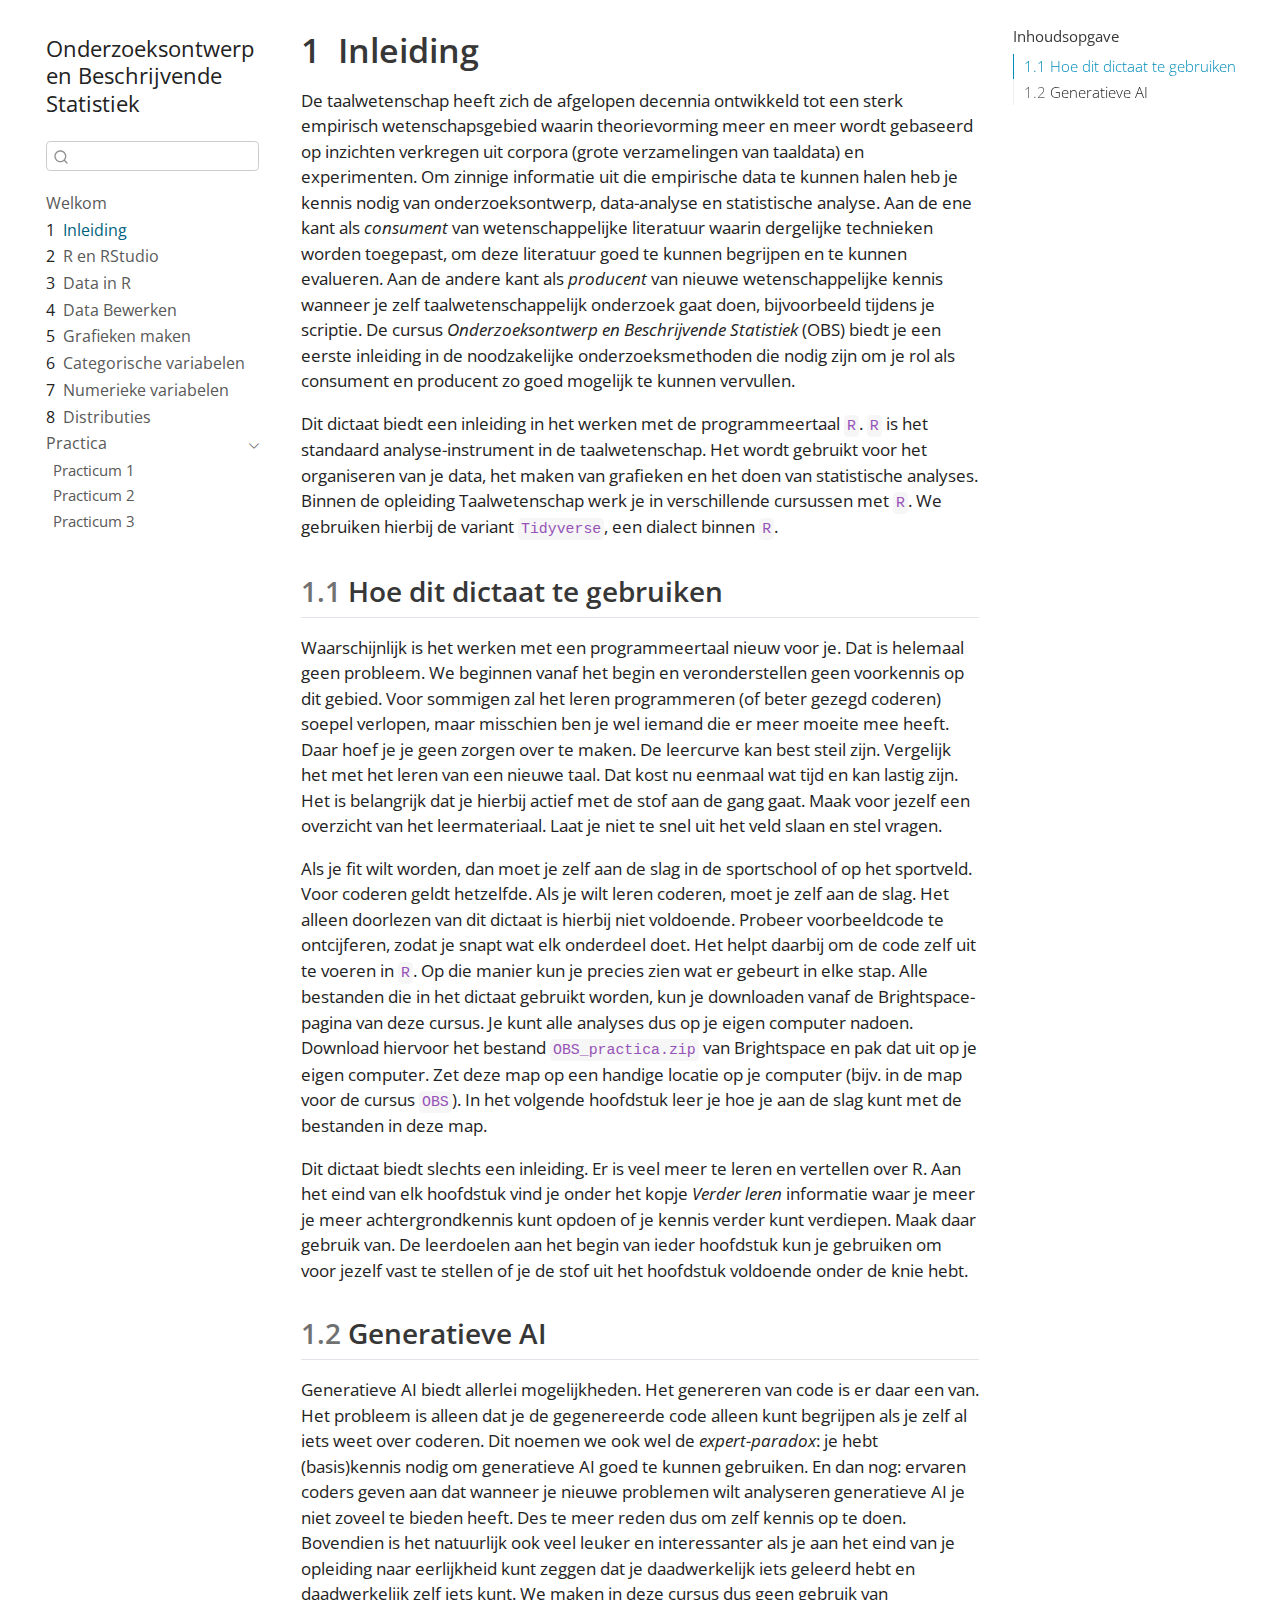
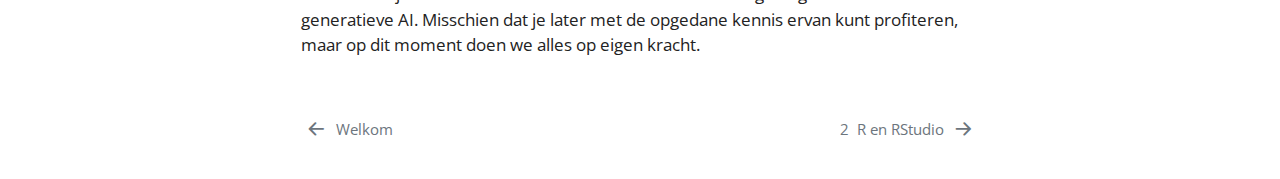
<file: OBS/intro.html>
<!DOCTYPE html>
<html xmlns="http://www.w3.org/1999/xhtml" lang="nl" xml:lang="nl"><head>

<meta charset="utf-8">
<meta name="generator" content="quarto-1.3.353">

<meta name="viewport" content="width=device-width, initial-scale=1.0, user-scalable=yes">


<title>Onderzoeksontwerp en Beschrijvende Statistiek - 1&nbsp; Inleiding</title>
<style>
code{white-space: pre-wrap;}
span.smallcaps{font-variant: small-caps;}
div.columns{display: flex; gap: min(4vw, 1.5em);}
div.column{flex: auto; overflow-x: auto;}
div.hanging-indent{margin-left: 1.5em; text-indent: -1.5em;}
ul.task-list{list-style: none;}
ul.task-list li input[type="checkbox"] {
  width: 0.8em;
  margin: 0 0.8em 0.2em -1em; /* quarto-specific, see https://github.com/quarto-dev/quarto-cli/issues/4556 */ 
  vertical-align: middle;
}
</style>


<script src="site_libs/quarto-nav/quarto-nav.js"></script>
<script src="site_libs/quarto-nav/headroom.min.js"></script>
<script src="site_libs/clipboard/clipboard.min.js"></script>
<script src="site_libs/quarto-search/autocomplete.umd.js"></script>
<script src="site_libs/quarto-search/fuse.min.js"></script>
<script src="site_libs/quarto-search/quarto-search.js"></script>
<meta name="quarto:offset" content="./">
<link href="./R.html" rel="next">
<link href="./index.html" rel="prev">
<script src="site_libs/quarto-html/quarto.js"></script>
<script src="site_libs/quarto-html/popper.min.js"></script>
<script src="site_libs/quarto-html/tippy.umd.min.js"></script>
<script src="site_libs/quarto-html/anchor.min.js"></script>
<link href="site_libs/quarto-html/tippy.css" rel="stylesheet">
<link href="site_libs/quarto-html/quarto-syntax-highlighting.css" rel="stylesheet" id="quarto-text-highlighting-styles">
<script src="site_libs/bootstrap/bootstrap.min.js"></script>
<link href="site_libs/bootstrap/bootstrap-icons.css" rel="stylesheet">
<link href="site_libs/bootstrap/bootstrap.min.css" rel="stylesheet" id="quarto-bootstrap" data-mode="light">
<script id="quarto-search-options" type="application/json">{
  "location": "sidebar",
  "copy-button": false,
  "collapse-after": 3,
  "panel-placement": "start",
  "type": "textbox",
  "limit": 20,
  "language": {
    "search-no-results-text": "Geen resultaten",
    "search-matching-documents-text": "Gevonden documenten",
    "search-copy-link-title": "Kopieer link om te zoeken",
    "search-hide-matches-text": "Extra overeenkomsten verbergen",
    "search-more-match-text": "meer overeenkomst in dit document",
    "search-more-matches-text": "meer overeenkomsten in dit document",
    "search-clear-button-title": "Wissen",
    "search-detached-cancel-button-title": "Annuleren",
    "search-submit-button-title": "Verzenden"
  }
}</script>


</head>

<body class="nav-sidebar floating">

<div id="quarto-search-results"></div>
  <header id="quarto-header" class="headroom fixed-top">
  <nav class="quarto-secondary-nav">
    <div class="container-fluid d-flex">
      <button type="button" class="quarto-btn-toggle btn" data-bs-toggle="collapse" data-bs-target="#quarto-sidebar,#quarto-sidebar-glass" aria-controls="quarto-sidebar" aria-expanded="false" aria-label="Schakel zijbalk in" onclick="if (window.quartoToggleHeadroom) { window.quartoToggleHeadroom(); }">
        <i class="bi bi-layout-text-sidebar-reverse"></i>
      </button>
      <nav class="quarto-page-breadcrumbs" aria-label="breadcrumb"><ol class="breadcrumb"><li class="breadcrumb-item"><a href="./intro.html"><span class="chapter-number">1</span>&nbsp; <span class="chapter-title">Inleiding</span></a></li></ol></nav>
      <a class="flex-grow-1" role="button" data-bs-toggle="collapse" data-bs-target="#quarto-sidebar,#quarto-sidebar-glass" aria-controls="quarto-sidebar" aria-expanded="false" aria-label="Schakel zijbalk in" onclick="if (window.quartoToggleHeadroom) { window.quartoToggleHeadroom(); }">      
      </a>
      <button type="button" class="btn quarto-search-button" aria-label="Zoeken" onclick="window.quartoOpenSearch();">
        <i class="bi bi-search"></i>
      </button>
    </div>
  </nav>
</header>
<!-- content -->
<div id="quarto-content" class="quarto-container page-columns page-rows-contents page-layout-article">
<!-- sidebar -->
  <nav id="quarto-sidebar" class="sidebar collapse collapse-horizontal sidebar-navigation floating overflow-auto">
    <div class="pt-lg-2 mt-2 text-left sidebar-header">
    <div class="sidebar-title mb-0 py-0">
      <a href="./">Onderzoeksontwerp en Beschrijvende Statistiek</a> 
    </div>
      </div>
        <div class="mt-2 flex-shrink-0 align-items-center">
        <div class="sidebar-search">
        <div id="quarto-search" class="" title="Zoeken"></div>
        </div>
        </div>
    <div class="sidebar-menu-container"> 
    <ul class="list-unstyled mt-1">
        <li class="sidebar-item">
  <div class="sidebar-item-container"> 
  <a href="./index.html" class="sidebar-item-text sidebar-link">
 <span class="menu-text">Welkom</span></a>
  </div>
</li>
        <li class="sidebar-item">
  <div class="sidebar-item-container"> 
  <a href="./intro.html" class="sidebar-item-text sidebar-link active">
 <span class="menu-text"><span class="chapter-number">1</span>&nbsp; <span class="chapter-title">Inleiding</span></span></a>
  </div>
</li>
        <li class="sidebar-item">
  <div class="sidebar-item-container"> 
  <a href="./R.html" class="sidebar-item-text sidebar-link">
 <span class="menu-text"><span class="chapter-number">2</span>&nbsp; <span class="chapter-title">R en RStudio</span></span></a>
  </div>
</li>
        <li class="sidebar-item">
  <div class="sidebar-item-container"> 
  <a href="./data.html" class="sidebar-item-text sidebar-link">
 <span class="menu-text"><span class="chapter-number">3</span>&nbsp; <span class="chapter-title">Data in R</span></span></a>
  </div>
</li>
        <li class="sidebar-item">
  <div class="sidebar-item-container"> 
  <a href="./bewerken.html" class="sidebar-item-text sidebar-link">
 <span class="menu-text"><span class="chapter-number">4</span>&nbsp; <span class="chapter-title">Data Bewerken</span></span></a>
  </div>
</li>
        <li class="sidebar-item">
  <div class="sidebar-item-container"> 
  <a href="./grafieken.html" class="sidebar-item-text sidebar-link">
 <span class="menu-text"><span class="chapter-number">5</span>&nbsp; <span class="chapter-title">Grafieken maken</span></span></a>
  </div>
</li>
        <li class="sidebar-item">
  <div class="sidebar-item-container"> 
  <a href="./factoren.html" class="sidebar-item-text sidebar-link">
 <span class="menu-text"><span class="chapter-number">6</span>&nbsp; <span class="chapter-title">Categorische variabelen</span></span></a>
  </div>
</li>
        <li class="sidebar-item">
  <div class="sidebar-item-container"> 
  <a href="./numeriek.html" class="sidebar-item-text sidebar-link">
 <span class="menu-text"><span class="chapter-number">7</span>&nbsp; <span class="chapter-title">Numerieke variabelen</span></span></a>
  </div>
</li>
        <li class="sidebar-item">
  <div class="sidebar-item-container"> 
  <a href="./distributies.html" class="sidebar-item-text sidebar-link">
 <span class="menu-text"><span class="chapter-number">8</span>&nbsp; <span class="chapter-title">Distributies</span></span></a>
  </div>
</li>
        <li class="sidebar-item sidebar-item-section">
      <div class="sidebar-item-container"> 
            <a href="./practica.html" class="sidebar-item-text sidebar-link">
 <span class="menu-text">Practica</span></a>
          <a class="sidebar-item-toggle text-start" data-bs-toggle="collapse" data-bs-target="#quarto-sidebar-section-1" aria-expanded="true" aria-label="Schakel sectie">
            <i class="bi bi-chevron-right ms-2"></i>
          </a> 
      </div>
      <ul id="quarto-sidebar-section-1" class="collapse list-unstyled sidebar-section depth1 show">  
          <li class="sidebar-item">
  <div class="sidebar-item-container"> 
  <a href="./_practica/practicum1.html" class="sidebar-item-text sidebar-link">
 <span class="menu-text">Practicum 1</span></a>
  </div>
</li>
          <li class="sidebar-item">
  <div class="sidebar-item-container"> 
  <a href="./_practica/practicum2.html" class="sidebar-item-text sidebar-link">
 <span class="menu-text">Practicum 2</span></a>
  </div>
</li>
          <li class="sidebar-item">
  <div class="sidebar-item-container"> 
  <a href="./_practica/practicum3.html" class="sidebar-item-text sidebar-link">
 <span class="menu-text">Practicum 3</span></a>
  </div>
</li>
      </ul>
  </li>
    </ul>
    </div>
</nav>
<div id="quarto-sidebar-glass" data-bs-toggle="collapse" data-bs-target="#quarto-sidebar,#quarto-sidebar-glass"></div>
<!-- margin-sidebar -->
    <div id="quarto-margin-sidebar" class="sidebar margin-sidebar">
        <nav id="TOC" role="doc-toc" class="toc-active">
    <h2 id="toc-title">Inhoudsopgave</h2>
   
  <ul class="collapse">
  <li><a href="#hoe-dit-dictaat-te-gebruiken" id="toc-hoe-dit-dictaat-te-gebruiken" class="nav-link active" data-scroll-target="#hoe-dit-dictaat-te-gebruiken"><span class="header-section-number">1.1</span> Hoe dit dictaat te gebruiken</a></li>
  <li><a href="#generatieve-ai" id="toc-generatieve-ai" class="nav-link" data-scroll-target="#generatieve-ai"><span class="header-section-number">1.2</span> Generatieve AI</a></li>
  </ul>
</nav>
    </div>
<!-- main -->
<main class="content" id="quarto-document-content">

<header id="title-block-header" class="quarto-title-block default">
<div class="quarto-title">
<h1 class="title"><span id="sec-Inleiding" class="quarto-section-identifier"><span class="chapter-number">1</span>&nbsp; <span class="chapter-title">Inleiding</span></span></h1>
</div>



<div class="quarto-title-meta">

    
  
    
  </div>
  

</header>

<p>De taalwetenschap heeft zich de afgelopen decennia ontwikkeld tot een sterk empirisch wetenschapsgebied waarin theorievorming meer en meer wordt gebaseerd op inzichten verkregen uit corpora (grote verzamelingen van taaldata) en experimenten. Om zinnige informatie uit die empirische data te kunnen halen heb je kennis nodig van onderzoeksontwerp, data-analyse en statistische analyse. Aan de ene kant als <em>consument</em> van wetenschappelijke literatuur waarin dergelijke technieken worden toegepast, om deze literatuur goed te kunnen begrijpen en te kunnen evalueren. Aan de andere kant als <em>producent</em> van nieuwe wetenschappelijke kennis wanneer je zelf taalwetenschappelijk onderzoek gaat doen, bijvoorbeeld tijdens je scriptie. De cursus <em>Onderzoeksontwerp en Beschrijvende Statistiek</em> (OBS) biedt je een eerste inleiding in de noodzakelijke onderzoeksmethoden die nodig zijn om je rol als consument en producent zo goed mogelijk te kunnen vervullen.</p>
<p>Dit dictaat biedt een inleiding in het werken met de programmeertaal <code>R</code>. <code>R</code> is het standaard analyse-instrument in de taalwetenschap. Het wordt gebruikt voor het organiseren van je data, het maken van grafieken en het doen van statistische analyses. Binnen de opleiding Taalwetenschap werk je in verschillende cursussen met <code>R</code>. We gebruiken hierbij de variant <code>Tidyverse</code>, een dialect binnen <code>R</code>.</p>
<section id="hoe-dit-dictaat-te-gebruiken" class="level2" data-number="1.1">
<h2 data-number="1.1" class="anchored" data-anchor-id="hoe-dit-dictaat-te-gebruiken"><span class="header-section-number">1.1</span> Hoe dit dictaat te gebruiken</h2>
<p>Waarschijnlijk is het werken met een programmeertaal nieuw voor je. Dat is helemaal geen probleem. We beginnen vanaf het begin en veronderstellen geen voorkennis op dit gebied. Voor sommigen zal het leren programmeren (of beter gezegd coderen) soepel verlopen, maar misschien ben je wel iemand die er meer moeite mee heeft. Daar hoef je je geen zorgen over te maken. De leercurve kan best steil zijn. Vergelijk het met het leren van een nieuwe taal. Dat kost nu eenmaal wat tijd en kan lastig zijn. Het is belangrijk dat je hierbij actief met de stof aan de gang gaat. Maak voor jezelf een overzicht van het leermateriaal. Laat je niet te snel uit het veld slaan en stel vragen.</p>
<p>Als je fit wilt worden, dan moet je zelf aan de slag in de sportschool of op het sportveld. Voor coderen geldt hetzelfde. Als je wilt leren coderen, moet je zelf aan de slag. Het alleen doorlezen van dit dictaat is hierbij niet voldoende. Probeer voorbeeldcode te ontcijferen, zodat je snapt wat elk onderdeel doet. Het helpt daarbij om de code zelf uit te voeren in <code>R</code>. Op die manier kun je precies zien wat er gebeurt in elke stap. Alle bestanden die in het dictaat gebruikt worden, kun je downloaden vanaf de Brightspace-pagina van deze cursus. Je kunt alle analyses dus op je eigen computer nadoen. Download hiervoor het bestand <code>OBS_practica.zip</code> van Brightspace en pak dat uit op je eigen computer. Zet deze map op een handige locatie op je computer (bijv. in de map voor de cursus <code>OBS</code>). In het volgende hoofdstuk leer je hoe je aan de slag kunt met de bestanden in deze map.</p>
<p>Dit dictaat biedt slechts een inleiding. Er is veel meer te leren en vertellen over R. Aan het eind van elk hoofdstuk vind je onder het kopje <em>Verder leren</em> informatie waar je meer je meer achtergrondkennis kunt opdoen of je kennis verder kunt verdiepen. Maak daar gebruik van. De leerdoelen aan het begin van ieder hoofdstuk kun je gebruiken om voor jezelf vast te stellen of je de stof uit het hoofdstuk voldoende onder de knie hebt.</p>
</section>
<section id="generatieve-ai" class="level2" data-number="1.2">
<h2 data-number="1.2" class="anchored" data-anchor-id="generatieve-ai"><span class="header-section-number">1.2</span> Generatieve AI</h2>
<p>Generatieve AI biedt allerlei mogelijkheden. Het genereren van code is er daar een van. Het probleem is alleen dat je de gegenereerde code alleen kunt begrijpen als je zelf al iets weet over coderen. Dit noemen we ook wel de <em>expert-paradox</em>: je hebt (basis)kennis nodig om generatieve AI goed te kunnen gebruiken. En dan nog: ervaren coders geven aan dat wanneer je nieuwe problemen wilt analyseren generatieve AI je niet zoveel te bieden heeft. Des te meer reden dus om zelf kennis op te doen. Bovendien is het natuurlijk ook veel leuker en interessanter als je aan het eind van je opleiding naar eerlijkheid kunt zeggen dat je daadwerkelijk iets geleerd hebt en daadwerkelijk zelf iets kunt. We maken in deze cursus dus geen gebruik van generatieve AI. Misschien dat je later met de opgedane kennis ervan kunt profiteren, maar op dit moment doen we alles op eigen kracht.</p>


</section>

</main> <!-- /main -->
<script id="quarto-html-after-body" type="application/javascript">
window.document.addEventListener("DOMContentLoaded", function (event) {
  const toggleBodyColorMode = (bsSheetEl) => {
    const mode = bsSheetEl.getAttribute("data-mode");
    const bodyEl = window.document.querySelector("body");
    if (mode === "dark") {
      bodyEl.classList.add("quarto-dark");
      bodyEl.classList.remove("quarto-light");
    } else {
      bodyEl.classList.add("quarto-light");
      bodyEl.classList.remove("quarto-dark");
    }
  }
  const toggleBodyColorPrimary = () => {
    const bsSheetEl = window.document.querySelector("link#quarto-bootstrap");
    if (bsSheetEl) {
      toggleBodyColorMode(bsSheetEl);
    }
  }
  toggleBodyColorPrimary();  
  const icon = "";
  const anchorJS = new window.AnchorJS();
  anchorJS.options = {
    placement: 'right',
    icon: icon
  };
  anchorJS.add('.anchored');
  const isCodeAnnotation = (el) => {
    for (const clz of el.classList) {
      if (clz.startsWith('code-annotation-')) {                     
        return true;
      }
    }
    return false;
  }
  const clipboard = new window.ClipboardJS('.code-copy-button', {
    text: function(trigger) {
      const codeEl = trigger.previousElementSibling.cloneNode(true);
      for (const childEl of codeEl.children) {
        if (isCodeAnnotation(childEl)) {
          childEl.remove();
        }
      }
      return codeEl.innerText;
    }
  });
  clipboard.on('success', function(e) {
    // button target
    const button = e.trigger;
    // don't keep focus
    button.blur();
    // flash "checked"
    button.classList.add('code-copy-button-checked');
    var currentTitle = button.getAttribute("title");
    button.setAttribute("title", "Gekopieerd!");
    let tooltip;
    if (window.bootstrap) {
      button.setAttribute("data-bs-toggle", "tooltip");
      button.setAttribute("data-bs-placement", "left");
      button.setAttribute("data-bs-title", "Gekopieerd!");
      tooltip = new bootstrap.Tooltip(button, 
        { trigger: "manual", 
          customClass: "code-copy-button-tooltip",
          offset: [0, -8]});
      tooltip.show();    
    }
    setTimeout(function() {
      if (tooltip) {
        tooltip.hide();
        button.removeAttribute("data-bs-title");
        button.removeAttribute("data-bs-toggle");
        button.removeAttribute("data-bs-placement");
      }
      button.setAttribute("title", currentTitle);
      button.classList.remove('code-copy-button-checked');
    }, 1000);
    // clear code selection
    e.clearSelection();
  });
  function tippyHover(el, contentFn) {
    const config = {
      allowHTML: true,
      content: contentFn,
      maxWidth: 500,
      delay: 100,
      arrow: false,
      appendTo: function(el) {
          return el.parentElement;
      },
      interactive: true,
      interactiveBorder: 10,
      theme: 'quarto',
      placement: 'bottom-start'
    };
    window.tippy(el, config); 
  }
  const noterefs = window.document.querySelectorAll('a[role="doc-noteref"]');
  for (var i=0; i<noterefs.length; i++) {
    const ref = noterefs[i];
    tippyHover(ref, function() {
      // use id or data attribute instead here
      let href = ref.getAttribute('data-footnote-href') || ref.getAttribute('href');
      try { href = new URL(href).hash; } catch {}
      const id = href.replace(/^#\/?/, "");
      const note = window.document.getElementById(id);
      return note.innerHTML;
    });
  }
      let selectedAnnoteEl;
      const selectorForAnnotation = ( cell, annotation) => {
        let cellAttr = 'data-code-cell="' + cell + '"';
        let lineAttr = 'data-code-annotation="' +  annotation + '"';
        const selector = 'span[' + cellAttr + '][' + lineAttr + ']';
        return selector;
      }
      const selectCodeLines = (annoteEl) => {
        const doc = window.document;
        const targetCell = annoteEl.getAttribute("data-target-cell");
        const targetAnnotation = annoteEl.getAttribute("data-target-annotation");
        const annoteSpan = window.document.querySelector(selectorForAnnotation(targetCell, targetAnnotation));
        const lines = annoteSpan.getAttribute("data-code-lines").split(",");
        const lineIds = lines.map((line) => {
          return targetCell + "-" + line;
        })
        let top = null;
        let height = null;
        let parent = null;
        if (lineIds.length > 0) {
            //compute the position of the single el (top and bottom and make a div)
            const el = window.document.getElementById(lineIds[0]);
            top = el.offsetTop;
            height = el.offsetHeight;
            parent = el.parentElement.parentElement;
          if (lineIds.length > 1) {
            const lastEl = window.document.getElementById(lineIds[lineIds.length - 1]);
            const bottom = lastEl.offsetTop + lastEl.offsetHeight;
            height = bottom - top;
          }
          if (top !== null && height !== null && parent !== null) {
            // cook up a div (if necessary) and position it 
            let div = window.document.getElementById("code-annotation-line-highlight");
            if (div === null) {
              div = window.document.createElement("div");
              div.setAttribute("id", "code-annotation-line-highlight");
              div.style.position = 'absolute';
              parent.appendChild(div);
            }
            div.style.top = top - 2 + "px";
            div.style.height = height + 4 + "px";
            let gutterDiv = window.document.getElementById("code-annotation-line-highlight-gutter");
            if (gutterDiv === null) {
              gutterDiv = window.document.createElement("div");
              gutterDiv.setAttribute("id", "code-annotation-line-highlight-gutter");
              gutterDiv.style.position = 'absolute';
              const codeCell = window.document.getElementById(targetCell);
              const gutter = codeCell.querySelector('.code-annotation-gutter');
              gutter.appendChild(gutterDiv);
            }
            gutterDiv.style.top = top - 2 + "px";
            gutterDiv.style.height = height + 4 + "px";
          }
          selectedAnnoteEl = annoteEl;
        }
      };
      const unselectCodeLines = () => {
        const elementsIds = ["code-annotation-line-highlight", "code-annotation-line-highlight-gutter"];
        elementsIds.forEach((elId) => {
          const div = window.document.getElementById(elId);
          if (div) {
            div.remove();
          }
        });
        selectedAnnoteEl = undefined;
      };
      // Attach click handler to the DT
      const annoteDls = window.document.querySelectorAll('dt[data-target-cell]');
      for (const annoteDlNode of annoteDls) {
        annoteDlNode.addEventListener('click', (event) => {
          const clickedEl = event.target;
          if (clickedEl !== selectedAnnoteEl) {
            unselectCodeLines();
            const activeEl = window.document.querySelector('dt[data-target-cell].code-annotation-active');
            if (activeEl) {
              activeEl.classList.remove('code-annotation-active');
            }
            selectCodeLines(clickedEl);
            clickedEl.classList.add('code-annotation-active');
          } else {
            // Unselect the line
            unselectCodeLines();
            clickedEl.classList.remove('code-annotation-active');
          }
        });
      }
  const findCites = (el) => {
    const parentEl = el.parentElement;
    if (parentEl) {
      const cites = parentEl.dataset.cites;
      if (cites) {
        return {
          el,
          cites: cites.split(' ')
        };
      } else {
        return findCites(el.parentElement)
      }
    } else {
      return undefined;
    }
  };
  var bibliorefs = window.document.querySelectorAll('a[role="doc-biblioref"]');
  for (var i=0; i<bibliorefs.length; i++) {
    const ref = bibliorefs[i];
    const citeInfo = findCites(ref);
    if (citeInfo) {
      tippyHover(citeInfo.el, function() {
        var popup = window.document.createElement('div');
        citeInfo.cites.forEach(function(cite) {
          var citeDiv = window.document.createElement('div');
          citeDiv.classList.add('hanging-indent');
          citeDiv.classList.add('csl-entry');
          var biblioDiv = window.document.getElementById('ref-' + cite);
          if (biblioDiv) {
            citeDiv.innerHTML = biblioDiv.innerHTML;
          }
          popup.appendChild(citeDiv);
        });
        return popup.innerHTML;
      });
    }
  }
});
</script>
<nav class="page-navigation">
  <div class="nav-page nav-page-previous">
      <a href="./index.html" class="pagination-link">
        <i class="bi bi-arrow-left-short"></i> <span class="nav-page-text">Welkom</span>
      </a>          
  </div>
  <div class="nav-page nav-page-next">
      <a href="./R.html" class="pagination-link">
        <span class="nav-page-text"><span class="chapter-number">2</span>&nbsp; <span class="chapter-title">R en RStudio</span></span> <i class="bi bi-arrow-right-short"></i>
      </a>
  </div>
</nav>
</div> <!-- /content -->



</body></html>
</file>
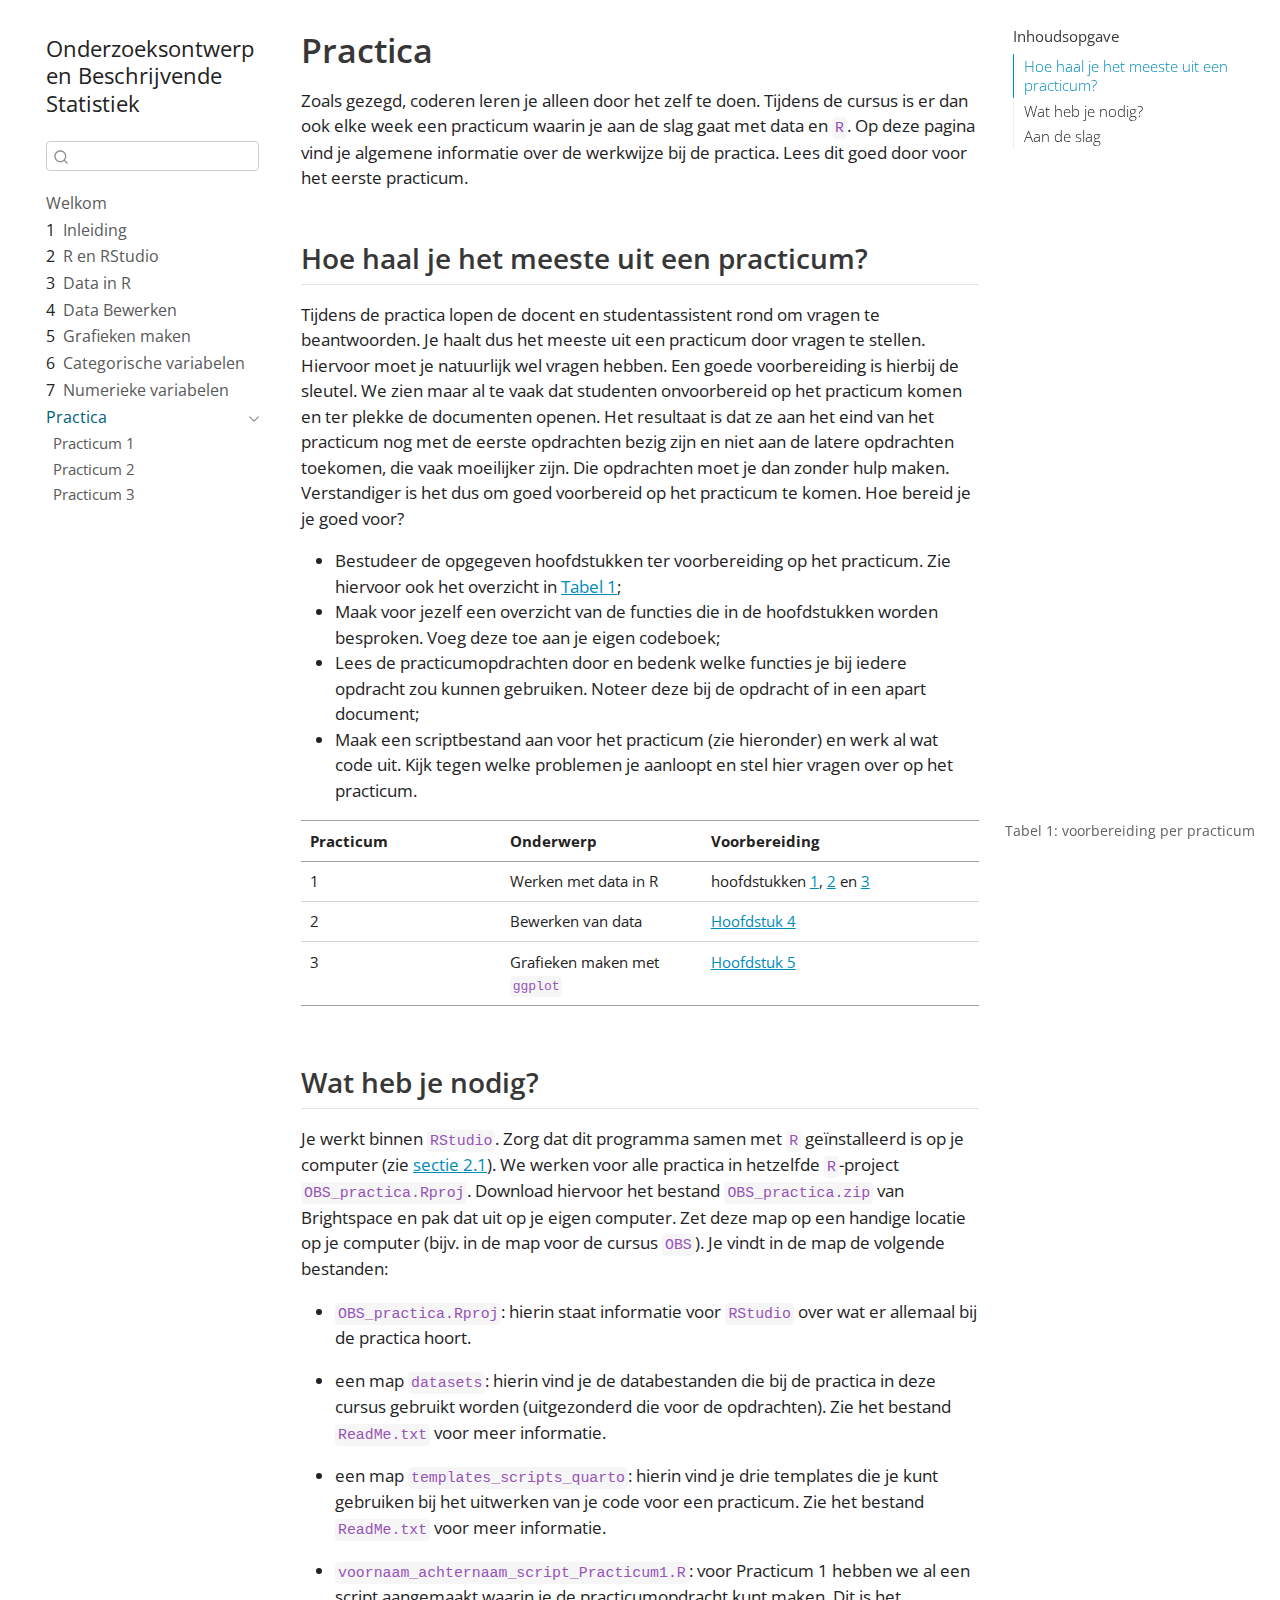
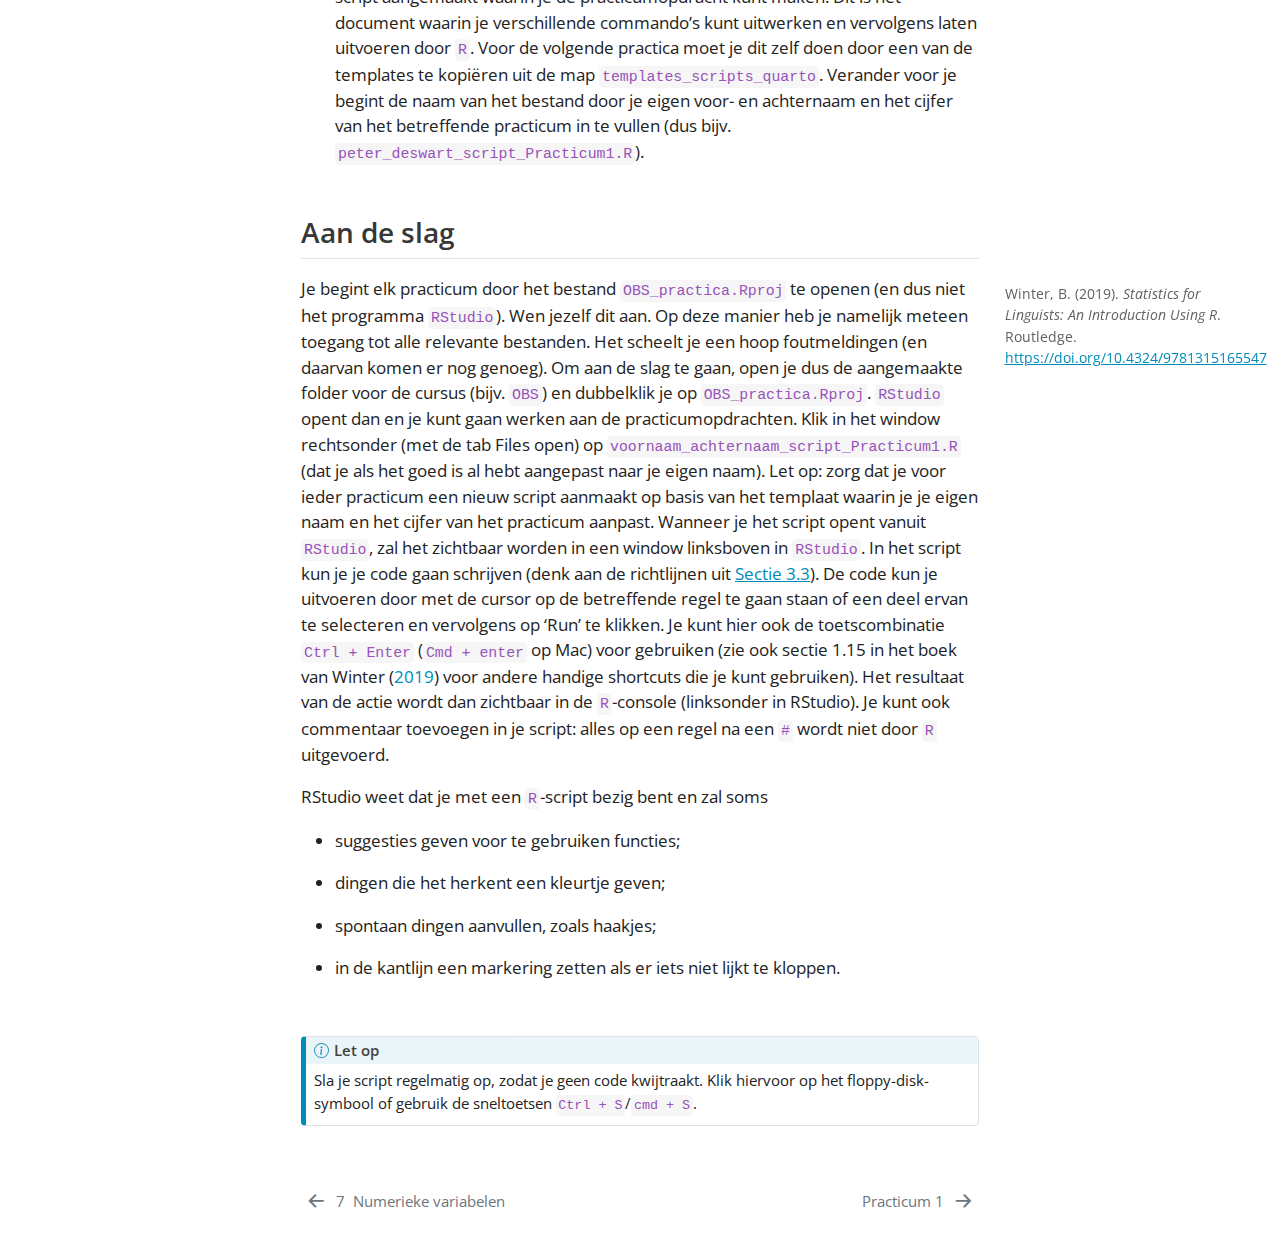
<file: OBS/practica.html>
<!DOCTYPE html>
<html xmlns="http://www.w3.org/1999/xhtml" lang="nl" xml:lang="nl"><head>

<meta charset="utf-8">
<meta name="generator" content="quarto-1.3.353">

<meta name="viewport" content="width=device-width, initial-scale=1.0, user-scalable=yes">


<title>Onderzoeksontwerp en Beschrijvende Statistiek - Practica</title>
<style>
code{white-space: pre-wrap;}
span.smallcaps{font-variant: small-caps;}
div.columns{display: flex; gap: min(4vw, 1.5em);}
div.column{flex: auto; overflow-x: auto;}
div.hanging-indent{margin-left: 1.5em; text-indent: -1.5em;}
ul.task-list{list-style: none;}
ul.task-list li input[type="checkbox"] {
  width: 0.8em;
  margin: 0 0.8em 0.2em -1em; /* quarto-specific, see https://github.com/quarto-dev/quarto-cli/issues/4556 */ 
  vertical-align: middle;
}
/* CSS for citations */
div.csl-bib-body { }
div.csl-entry {
  clear: both;
}
.hanging-indent div.csl-entry {
  margin-left:2em;
  text-indent:-2em;
}
div.csl-left-margin {
  min-width:2em;
  float:left;
}
div.csl-right-inline {
  margin-left:2em;
  padding-left:1em;
}
div.csl-indent {
  margin-left: 2em;
}</style>


<script src="site_libs/quarto-nav/quarto-nav.js"></script>
<script src="site_libs/quarto-nav/headroom.min.js"></script>
<script src="site_libs/clipboard/clipboard.min.js"></script>
<script src="site_libs/quarto-search/autocomplete.umd.js"></script>
<script src="site_libs/quarto-search/fuse.min.js"></script>
<script src="site_libs/quarto-search/quarto-search.js"></script>
<meta name="quarto:offset" content="./">
<link href="./_practica/practicum1.html" rel="next">
<link href="./numeriek.html" rel="prev">
<script src="site_libs/quarto-html/quarto.js"></script>
<script src="site_libs/quarto-html/popper.min.js"></script>
<script src="site_libs/quarto-html/tippy.umd.min.js"></script>
<script src="site_libs/quarto-html/anchor.min.js"></script>
<link href="site_libs/quarto-html/tippy.css" rel="stylesheet">
<link href="site_libs/quarto-html/quarto-syntax-highlighting.css" rel="stylesheet" id="quarto-text-highlighting-styles">
<script src="site_libs/bootstrap/bootstrap.min.js"></script>
<link href="site_libs/bootstrap/bootstrap-icons.css" rel="stylesheet">
<link href="site_libs/bootstrap/bootstrap.min.css" rel="stylesheet" id="quarto-bootstrap" data-mode="light">
<script id="quarto-search-options" type="application/json">{
  "location": "sidebar",
  "copy-button": false,
  "collapse-after": 3,
  "panel-placement": "start",
  "type": "textbox",
  "limit": 20,
  "language": {
    "search-no-results-text": "Geen resultaten",
    "search-matching-documents-text": "Gevonden documenten",
    "search-copy-link-title": "Kopieer link om te zoeken",
    "search-hide-matches-text": "Extra overeenkomsten verbergen",
    "search-more-match-text": "meer overeenkomst in dit document",
    "search-more-matches-text": "meer overeenkomsten in dit document",
    "search-clear-button-title": "Wissen",
    "search-detached-cancel-button-title": "Annuleren",
    "search-submit-button-title": "Verzenden"
  }
}</script>


</head>

<body class="nav-sidebar floating slimcontent">

<div id="quarto-search-results"></div>
  <header id="quarto-header" class="headroom fixed-top">
  <nav class="quarto-secondary-nav">
    <div class="container-fluid d-flex">
      <button type="button" class="quarto-btn-toggle btn" data-bs-toggle="collapse" data-bs-target="#quarto-sidebar,#quarto-sidebar-glass" aria-controls="quarto-sidebar" aria-expanded="false" aria-label="Schakel zijbalk in" onclick="if (window.quartoToggleHeadroom) { window.quartoToggleHeadroom(); }">
        <i class="bi bi-layout-text-sidebar-reverse"></i>
      </button>
      <nav class="quarto-page-breadcrumbs" aria-label="breadcrumb"><ol class="breadcrumb"><li class="breadcrumb-item"><a href="./practica.html">Practica</a></li></ol></nav>
      <a class="flex-grow-1" role="button" data-bs-toggle="collapse" data-bs-target="#quarto-sidebar,#quarto-sidebar-glass" aria-controls="quarto-sidebar" aria-expanded="false" aria-label="Schakel zijbalk in" onclick="if (window.quartoToggleHeadroom) { window.quartoToggleHeadroom(); }">      
      </a>
      <button type="button" class="btn quarto-search-button" aria-label="Zoeken" onclick="window.quartoOpenSearch();">
        <i class="bi bi-search"></i>
      </button>
    </div>
  </nav>
</header>
<!-- content -->
<div id="quarto-content" class="quarto-container page-columns page-rows-contents page-layout-article">
<!-- sidebar -->
  <nav id="quarto-sidebar" class="sidebar collapse collapse-horizontal sidebar-navigation floating overflow-auto">
    <div class="pt-lg-2 mt-2 text-left sidebar-header">
    <div class="sidebar-title mb-0 py-0">
      <a href="./">Onderzoeksontwerp en Beschrijvende Statistiek</a> 
    </div>
      </div>
        <div class="mt-2 flex-shrink-0 align-items-center">
        <div class="sidebar-search">
        <div id="quarto-search" class="" title="Zoeken"></div>
        </div>
        </div>
    <div class="sidebar-menu-container"> 
    <ul class="list-unstyled mt-1">
        <li class="sidebar-item">
  <div class="sidebar-item-container"> 
  <a href="./index.html" class="sidebar-item-text sidebar-link">
 <span class="menu-text">Welkom</span></a>
  </div>
</li>
        <li class="sidebar-item">
  <div class="sidebar-item-container"> 
  <a href="./intro.html" class="sidebar-item-text sidebar-link">
 <span class="menu-text"><span class="chapter-number">1</span>&nbsp; <span class="chapter-title">Inleiding</span></span></a>
  </div>
</li>
        <li class="sidebar-item">
  <div class="sidebar-item-container"> 
  <a href="./R.html" class="sidebar-item-text sidebar-link">
 <span class="menu-text"><span class="chapter-number">2</span>&nbsp; <span class="chapter-title">R en RStudio</span></span></a>
  </div>
</li>
        <li class="sidebar-item">
  <div class="sidebar-item-container"> 
  <a href="./data.html" class="sidebar-item-text sidebar-link">
 <span class="menu-text"><span class="chapter-number">3</span>&nbsp; <span class="chapter-title">Data in R</span></span></a>
  </div>
</li>
        <li class="sidebar-item">
  <div class="sidebar-item-container"> 
  <a href="./bewerken.html" class="sidebar-item-text sidebar-link">
 <span class="menu-text"><span class="chapter-number">4</span>&nbsp; <span class="chapter-title">Data Bewerken</span></span></a>
  </div>
</li>
        <li class="sidebar-item">
  <div class="sidebar-item-container"> 
  <a href="./grafieken.html" class="sidebar-item-text sidebar-link">
 <span class="menu-text"><span class="chapter-number">5</span>&nbsp; <span class="chapter-title">Grafieken maken</span></span></a>
  </div>
</li>
        <li class="sidebar-item">
  <div class="sidebar-item-container"> 
  <a href="./factoren.html" class="sidebar-item-text sidebar-link">
 <span class="menu-text"><span class="chapter-number">6</span>&nbsp; <span class="chapter-title">Categorische variabelen</span></span></a>
  </div>
</li>
        <li class="sidebar-item">
  <div class="sidebar-item-container"> 
  <a href="./numeriek.html" class="sidebar-item-text sidebar-link">
 <span class="menu-text"><span class="chapter-number">7</span>&nbsp; <span class="chapter-title">Numerieke variabelen</span></span></a>
  </div>
</li>
        <li class="sidebar-item sidebar-item-section">
      <div class="sidebar-item-container"> 
            <a href="./practica.html" class="sidebar-item-text sidebar-link active">
 <span class="menu-text">Practica</span></a>
          <a class="sidebar-item-toggle text-start" data-bs-toggle="collapse" data-bs-target="#quarto-sidebar-section-1" aria-expanded="true" aria-label="Schakel sectie">
            <i class="bi bi-chevron-right ms-2"></i>
          </a> 
      </div>
      <ul id="quarto-sidebar-section-1" class="collapse list-unstyled sidebar-section depth1 show">  
          <li class="sidebar-item">
  <div class="sidebar-item-container"> 
  <a href="./_practica/practicum1.html" class="sidebar-item-text sidebar-link">
 <span class="menu-text">Practicum 1</span></a>
  </div>
</li>
          <li class="sidebar-item">
  <div class="sidebar-item-container"> 
  <a href="./_practica/practicum2.html" class="sidebar-item-text sidebar-link">
 <span class="menu-text">Practicum 2</span></a>
  </div>
</li>
          <li class="sidebar-item">
  <div class="sidebar-item-container"> 
  <a href="./_practica/practicum3.html" class="sidebar-item-text sidebar-link">
 <span class="menu-text">Practicum 3</span></a>
  </div>
</li>
      </ul>
  </li>
    </ul>
    </div>
</nav>
<div id="quarto-sidebar-glass" data-bs-toggle="collapse" data-bs-target="#quarto-sidebar,#quarto-sidebar-glass"></div>
<!-- margin-sidebar -->
    <div id="quarto-margin-sidebar" class="sidebar margin-sidebar">
        <nav id="TOC" role="doc-toc" class="toc-active">
    <h2 id="toc-title">Inhoudsopgave</h2>
   
  <ul class="collapse">
  <li><a href="#hoe-haal-je-het-meeste-uit-een-practicum" id="toc-hoe-haal-je-het-meeste-uit-een-practicum" class="nav-link active" data-scroll-target="#hoe-haal-je-het-meeste-uit-een-practicum">Hoe haal je het meeste uit een practicum?</a></li>
  <li><a href="#wat-heb-je-nodig" id="toc-wat-heb-je-nodig" class="nav-link" data-scroll-target="#wat-heb-je-nodig">Wat heb je nodig?</a></li>
  <li><a href="#aan-de-slag" id="toc-aan-de-slag" class="nav-link" data-scroll-target="#aan-de-slag">Aan de slag</a></li>
  </ul>
</nav>
    </div>
<!-- main -->
<main class="content page-columns page-full" id="quarto-document-content">

<header id="title-block-header" class="quarto-title-block default">
<div class="quarto-title">
<h1 class="title"><span id="sec-practica" class="quarto-section-identifier">Practica</span></h1>
</div>



<div class="quarto-title-meta">

    
  
    
  </div>
  

</header>

<p>Zoals gezegd, coderen leren je alleen door het zelf te doen. Tijdens de cursus is er dan ook elke week een practicum waarin je aan de slag gaat met data en <code>R</code>. Op deze pagina vind je algemene informatie over de werkwijze bij de practica. Lees dit goed door voor het eerste practicum.</p>
<section id="hoe-haal-je-het-meeste-uit-een-practicum" class="level2 page-columns page-full">
<h2 class="anchored" data-anchor-id="hoe-haal-je-het-meeste-uit-een-practicum">Hoe haal je het meeste uit een practicum?</h2>
<p>Tijdens de practica lopen de docent en studentassistent rond om vragen te beantwoorden. Je haalt dus het meeste uit een practicum door vragen te stellen. Hiervoor moet je natuurlijk wel vragen hebben. Een goede voorbereiding is hierbij de sleutel. We zien maar al te vaak dat studenten onvoorbereid op het practicum komen en ter plekke de documenten openen. Het resultaat is dat ze aan het eind van het practicum nog met de eerste opdrachten bezig zijn en niet aan de latere opdrachten toekomen, die vaak moeilijker zijn. Die opdrachten moet je dan zonder hulp maken. Verstandiger is het dus om goed voorbereid op het practicum te komen. Hoe bereid je je goed voor?</p>
<ul>
<li>Bestudeer de opgegeven hoofdstukken ter voorbereiding op het practicum. Zie hiervoor ook het overzicht in <a href="#tbl-voorbereiding">Tabel&nbsp;<span>1</span></a>;</li>
<li>Maak voor jezelf een overzicht van de functies die in de hoofdstukken worden besproken. Voeg deze toe aan je eigen codeboek;</li>
<li>Lees de practicumopdrachten door en bedenk welke functies je bij iedere opdracht zou kunnen gebruiken. Noteer deze bij de opdracht of in een apart document;</li>
<li>Maak een scriptbestand aan voor het practicum (zie hieronder) en werk al wat code uit. Kijk tegen welke problemen je aanloopt en stel hier vragen over op het practicum.</li>
</ul>
<div id="tbl-voorbereiding" class="anchored page-columns page-full">
<table class="table">

<colgroup>
<col style="width: 29%">
<col style="width: 29%">
<col style="width: 40%">
</colgroup>
<thead>
<tr class="header">
<th>Practicum</th>
<th>Onderwerp</th>
<th>Voorbereiding</th>
</tr>
</thead>
<tbody>
<tr class="odd">
<td>1</td>
<td>Werken met data in R</td>
<td>hoofdstukken <a href="intro.html"><span>1</span></a>, <a href="R.html"><span>2</span></a> en <a href="data.html"><span>3</span></a></td>
</tr>
<tr class="even">
<td>2</td>
<td>Bewerken van data</td>
<td><a href="bewerken.html"><span>Hoofdstuk&nbsp;4</span></a></td>
</tr>
<tr class="odd">
<td>3</td>
<td>Grafieken maken met <code>ggplot</code></td>
<td><a href="grafieken.html"><span>Hoofdstuk&nbsp;5</span></a></td>
</tr>
</tbody>
</table>
<div class="quarto-table-caption margin-caption">Tabel&nbsp;1: voorbereiding per practicum</div></div>
</section>
<section id="wat-heb-je-nodig" class="level2 unnumbered">
<h2 class="unnumbered anchored" data-anchor-id="wat-heb-je-nodig">Wat heb je nodig?</h2>
<p>Je werkt binnen <code>RStudio</code>. Zorg dat dit programma samen met <code>R</code> geïnstalleerd is op je computer (zie <a href="R.html#sec-RStudio">sectie&nbsp;<span>2.1</span></a>). We werken voor alle practica in hetzelfde <code>R</code>-project <code>OBS_practica.Rproj</code>. Download hiervoor het bestand <code>OBS_practica.zip</code> van Brightspace en pak dat uit op je eigen computer. Zet deze map op een handige locatie op je computer (bijv. in de map voor de cursus <code>OBS</code>). Je vindt in de map de volgende bestanden:</p>
<ul>
<li><p><code>OBS_practica.Rproj</code>: hierin staat informatie voor <code>RStudio</code> over wat er allemaal bij de practica hoort.</p></li>
<li><p>een map <code>datasets</code>: hierin vind je de databestanden die bij de practica in deze cursus gebruikt worden (uitgezonderd die voor de opdrachten). Zie het bestand <code>ReadMe.txt</code> voor meer informatie.</p></li>
<li><p>een map <code>templates_scripts_quarto</code>: hierin vind je drie templates die je kunt gebruiken bij het uitwerken van je code voor een practicum. Zie het bestand <code>ReadMe.txt</code> voor meer informatie.</p></li>
<li><p><code>voornaam_achternaam_script_Practicum1.R</code>: voor Practicum 1 hebben we al een script aangemaakt waarin je de practicumopdracht kunt maken. Dit is het document waarin je verschillende commando’s kunt uitwerken en vervolgens laten uitvoeren door <code>R</code>. Voor de volgende practica moet je dit zelf doen door een van de templates te kopiëren uit de map <code>templates_scripts_quarto</code>. Verander voor je begint de naam van het bestand door je eigen voor- en achternaam en het cijfer van het betreffende practicum in te vullen (dus bijv. <code>peter_deswart_script_Practicum1.R</code>).</p></li>
</ul>
</section>
<section id="aan-de-slag" class="level2 unnumbered page-columns page-full">
<h2 class="unnumbered anchored" data-anchor-id="aan-de-slag">Aan de slag</h2>
<p>Je begint elk practicum door het bestand <code>OBS_practica.Rproj</code> te openen (en dus niet het programma <code>RStudio</code>). Wen jezelf dit aan. Op deze manier heb je namelijk meteen toegang tot alle relevante bestanden. Het scheelt je een hoop foutmeldingen (en daarvan komen er nog genoeg). Om aan de slag te gaan, open je dus de aangemaakte folder voor de cursus (bijv. <code>OBS</code>) en dubbelklik je op <code>OBS_practica.Rproj</code>. <code>RStudio</code> opent dan en je kunt gaan werken aan de practicumopdrachten. Klik in het window rechtsonder (met de tab Files open) op <code>voornaam_achternaam_script_Practicum1.R</code> (dat je als het goed is al hebt aangepast naar je eigen naam). Let op: zorg dat je voor ieder practicum een nieuw script aanmaakt op basis van het templaat waarin je je eigen naam en het cijfer van het practicum aanpast. Wanneer je het script opent vanuit <code>RStudio</code>, zal het zichtbaar worden in een window linksboven in <code>RStudio</code>. In het script kun je je code gaan schrijven (denk aan de richtlijnen uit <a href="data.html#sec-voorbeeldscript">Sectie&nbsp;<span>3.3</span></a>). De code kun je uitvoeren door met de cursor op de betreffende regel te gaan staan of een deel ervan te selecteren en vervolgens op ‘Run’ te klikken. Je kunt hier ook de toetscombinatie <code>Ctrl + Enter</code> (<code>Cmd + enter</code> op Mac) voor gebruiken (zie ook sectie 1.15 in het boek van <span class="citation" data-cites="Winter2019">Winter (<a href="index.html#ref-Winter2019" role="doc-biblioref">2019</a>)</span> voor andere handige shortcuts die je kunt gebruiken). Het resultaat van de actie wordt dan zichtbaar in de <code>R</code>-console (linksonder in RStudio). Je kunt ook commentaar toevoegen in je script: alles op een regel na een <code>#</code> wordt niet door <code>R</code> uitgevoerd.</p>
<div class="no-row-height column-margin column-container"><div id="ref-Winter2019" class="csl-entry" role="listitem">
Winter, B. (2019). <em>Statistics for Linguists: An Introduction Using <span>R</span></em>. Routledge. <a href="https://doi.org/10.4324/9781315165547">https://doi.org/10.4324/9781315165547</a>
</div></div><p>RStudio weet dat je met een <code>R</code>-script bezig bent en zal soms</p>
<ul>
<li><p>suggesties geven voor te gebruiken functies;</p></li>
<li><p>dingen die het herkent een kleurtje geven;</p></li>
<li><p>spontaan dingen aanvullen, zoals haakjes;</p></li>
<li><p>in de kantlijn een markering zetten als er iets niet lijkt te kloppen.</p></li>
</ul>
<div class="callout callout-style-default callout-note callout-titled" title="Let op">
<div class="callout-header d-flex align-content-center">
<div class="callout-icon-container">
<i class="callout-icon"></i>
</div>
<div class="callout-title-container flex-fill">
Let op
</div>
</div>
<div class="callout-body-container callout-body">
<p>Sla je script regelmatig op, zodat je geen code kwijtraakt. Klik hiervoor op het floppy-disk-symbool of gebruik de sneltoetsen <code>Ctrl + S</code>/<code>cmd + S</code>.</p>
</div>
</div>



</section>

</main> <!-- /main -->
<script id="quarto-html-after-body" type="application/javascript">
window.document.addEventListener("DOMContentLoaded", function (event) {
  const toggleBodyColorMode = (bsSheetEl) => {
    const mode = bsSheetEl.getAttribute("data-mode");
    const bodyEl = window.document.querySelector("body");
    if (mode === "dark") {
      bodyEl.classList.add("quarto-dark");
      bodyEl.classList.remove("quarto-light");
    } else {
      bodyEl.classList.add("quarto-light");
      bodyEl.classList.remove("quarto-dark");
    }
  }
  const toggleBodyColorPrimary = () => {
    const bsSheetEl = window.document.querySelector("link#quarto-bootstrap");
    if (bsSheetEl) {
      toggleBodyColorMode(bsSheetEl);
    }
  }
  toggleBodyColorPrimary();  
  const icon = "";
  const anchorJS = new window.AnchorJS();
  anchorJS.options = {
    placement: 'right',
    icon: icon
  };
  anchorJS.add('.anchored');
  const isCodeAnnotation = (el) => {
    for (const clz of el.classList) {
      if (clz.startsWith('code-annotation-')) {                     
        return true;
      }
    }
    return false;
  }
  const clipboard = new window.ClipboardJS('.code-copy-button', {
    text: function(trigger) {
      const codeEl = trigger.previousElementSibling.cloneNode(true);
      for (const childEl of codeEl.children) {
        if (isCodeAnnotation(childEl)) {
          childEl.remove();
        }
      }
      return codeEl.innerText;
    }
  });
  clipboard.on('success', function(e) {
    // button target
    const button = e.trigger;
    // don't keep focus
    button.blur();
    // flash "checked"
    button.classList.add('code-copy-button-checked');
    var currentTitle = button.getAttribute("title");
    button.setAttribute("title", "Gekopieerd!");
    let tooltip;
    if (window.bootstrap) {
      button.setAttribute("data-bs-toggle", "tooltip");
      button.setAttribute("data-bs-placement", "left");
      button.setAttribute("data-bs-title", "Gekopieerd!");
      tooltip = new bootstrap.Tooltip(button, 
        { trigger: "manual", 
          customClass: "code-copy-button-tooltip",
          offset: [0, -8]});
      tooltip.show();    
    }
    setTimeout(function() {
      if (tooltip) {
        tooltip.hide();
        button.removeAttribute("data-bs-title");
        button.removeAttribute("data-bs-toggle");
        button.removeAttribute("data-bs-placement");
      }
      button.setAttribute("title", currentTitle);
      button.classList.remove('code-copy-button-checked');
    }, 1000);
    // clear code selection
    e.clearSelection();
  });
  function tippyHover(el, contentFn) {
    const config = {
      allowHTML: true,
      content: contentFn,
      maxWidth: 500,
      delay: 100,
      arrow: false,
      appendTo: function(el) {
          return el.parentElement;
      },
      interactive: true,
      interactiveBorder: 10,
      theme: 'quarto',
      placement: 'bottom-start'
    };
    window.tippy(el, config); 
  }
  const noterefs = window.document.querySelectorAll('a[role="doc-noteref"]');
  for (var i=0; i<noterefs.length; i++) {
    const ref = noterefs[i];
    tippyHover(ref, function() {
      // use id or data attribute instead here
      let href = ref.getAttribute('data-footnote-href') || ref.getAttribute('href');
      try { href = new URL(href).hash; } catch {}
      const id = href.replace(/^#\/?/, "");
      const note = window.document.getElementById(id);
      return note.innerHTML;
    });
  }
      let selectedAnnoteEl;
      const selectorForAnnotation = ( cell, annotation) => {
        let cellAttr = 'data-code-cell="' + cell + '"';
        let lineAttr = 'data-code-annotation="' +  annotation + '"';
        const selector = 'span[' + cellAttr + '][' + lineAttr + ']';
        return selector;
      }
      const selectCodeLines = (annoteEl) => {
        const doc = window.document;
        const targetCell = annoteEl.getAttribute("data-target-cell");
        const targetAnnotation = annoteEl.getAttribute("data-target-annotation");
        const annoteSpan = window.document.querySelector(selectorForAnnotation(targetCell, targetAnnotation));
        const lines = annoteSpan.getAttribute("data-code-lines").split(",");
        const lineIds = lines.map((line) => {
          return targetCell + "-" + line;
        })
        let top = null;
        let height = null;
        let parent = null;
        if (lineIds.length > 0) {
            //compute the position of the single el (top and bottom and make a div)
            const el = window.document.getElementById(lineIds[0]);
            top = el.offsetTop;
            height = el.offsetHeight;
            parent = el.parentElement.parentElement;
          if (lineIds.length > 1) {
            const lastEl = window.document.getElementById(lineIds[lineIds.length - 1]);
            const bottom = lastEl.offsetTop + lastEl.offsetHeight;
            height = bottom - top;
          }
          if (top !== null && height !== null && parent !== null) {
            // cook up a div (if necessary) and position it 
            let div = window.document.getElementById("code-annotation-line-highlight");
            if (div === null) {
              div = window.document.createElement("div");
              div.setAttribute("id", "code-annotation-line-highlight");
              div.style.position = 'absolute';
              parent.appendChild(div);
            }
            div.style.top = top - 2 + "px";
            div.style.height = height + 4 + "px";
            let gutterDiv = window.document.getElementById("code-annotation-line-highlight-gutter");
            if (gutterDiv === null) {
              gutterDiv = window.document.createElement("div");
              gutterDiv.setAttribute("id", "code-annotation-line-highlight-gutter");
              gutterDiv.style.position = 'absolute';
              const codeCell = window.document.getElementById(targetCell);
              const gutter = codeCell.querySelector('.code-annotation-gutter');
              gutter.appendChild(gutterDiv);
            }
            gutterDiv.style.top = top - 2 + "px";
            gutterDiv.style.height = height + 4 + "px";
          }
          selectedAnnoteEl = annoteEl;
        }
      };
      const unselectCodeLines = () => {
        const elementsIds = ["code-annotation-line-highlight", "code-annotation-line-highlight-gutter"];
        elementsIds.forEach((elId) => {
          const div = window.document.getElementById(elId);
          if (div) {
            div.remove();
          }
        });
        selectedAnnoteEl = undefined;
      };
      // Attach click handler to the DT
      const annoteDls = window.document.querySelectorAll('dt[data-target-cell]');
      for (const annoteDlNode of annoteDls) {
        annoteDlNode.addEventListener('click', (event) => {
          const clickedEl = event.target;
          if (clickedEl !== selectedAnnoteEl) {
            unselectCodeLines();
            const activeEl = window.document.querySelector('dt[data-target-cell].code-annotation-active');
            if (activeEl) {
              activeEl.classList.remove('code-annotation-active');
            }
            selectCodeLines(clickedEl);
            clickedEl.classList.add('code-annotation-active');
          } else {
            // Unselect the line
            unselectCodeLines();
            clickedEl.classList.remove('code-annotation-active');
          }
        });
      }
  const findCites = (el) => {
    const parentEl = el.parentElement;
    if (parentEl) {
      const cites = parentEl.dataset.cites;
      if (cites) {
        return {
          el,
          cites: cites.split(' ')
        };
      } else {
        return findCites(el.parentElement)
      }
    } else {
      return undefined;
    }
  };
  var bibliorefs = window.document.querySelectorAll('a[role="doc-biblioref"]');
  for (var i=0; i<bibliorefs.length; i++) {
    const ref = bibliorefs[i];
    const citeInfo = findCites(ref);
    if (citeInfo) {
      tippyHover(citeInfo.el, function() {
        var popup = window.document.createElement('div');
        citeInfo.cites.forEach(function(cite) {
          var citeDiv = window.document.createElement('div');
          citeDiv.classList.add('hanging-indent');
          citeDiv.classList.add('csl-entry');
          var biblioDiv = window.document.getElementById('ref-' + cite);
          if (biblioDiv) {
            citeDiv.innerHTML = biblioDiv.innerHTML;
          }
          popup.appendChild(citeDiv);
        });
        return popup.innerHTML;
      });
    }
  }
});
</script>
<nav class="page-navigation">
  <div class="nav-page nav-page-previous">
      <a href="./numeriek.html" class="pagination-link">
        <i class="bi bi-arrow-left-short"></i> <span class="nav-page-text"><span class="chapter-number">7</span>&nbsp; <span class="chapter-title">Numerieke variabelen</span></span>
      </a>          
  </div>
  <div class="nav-page nav-page-next">
      <a href="./_practica/practicum1.html" class="pagination-link">
        <span class="nav-page-text">Practicum 1</span> <i class="bi bi-arrow-right-short"></i>
      </a>
  </div>
</nav>
</div> <!-- /content -->



</body></html>
</file>
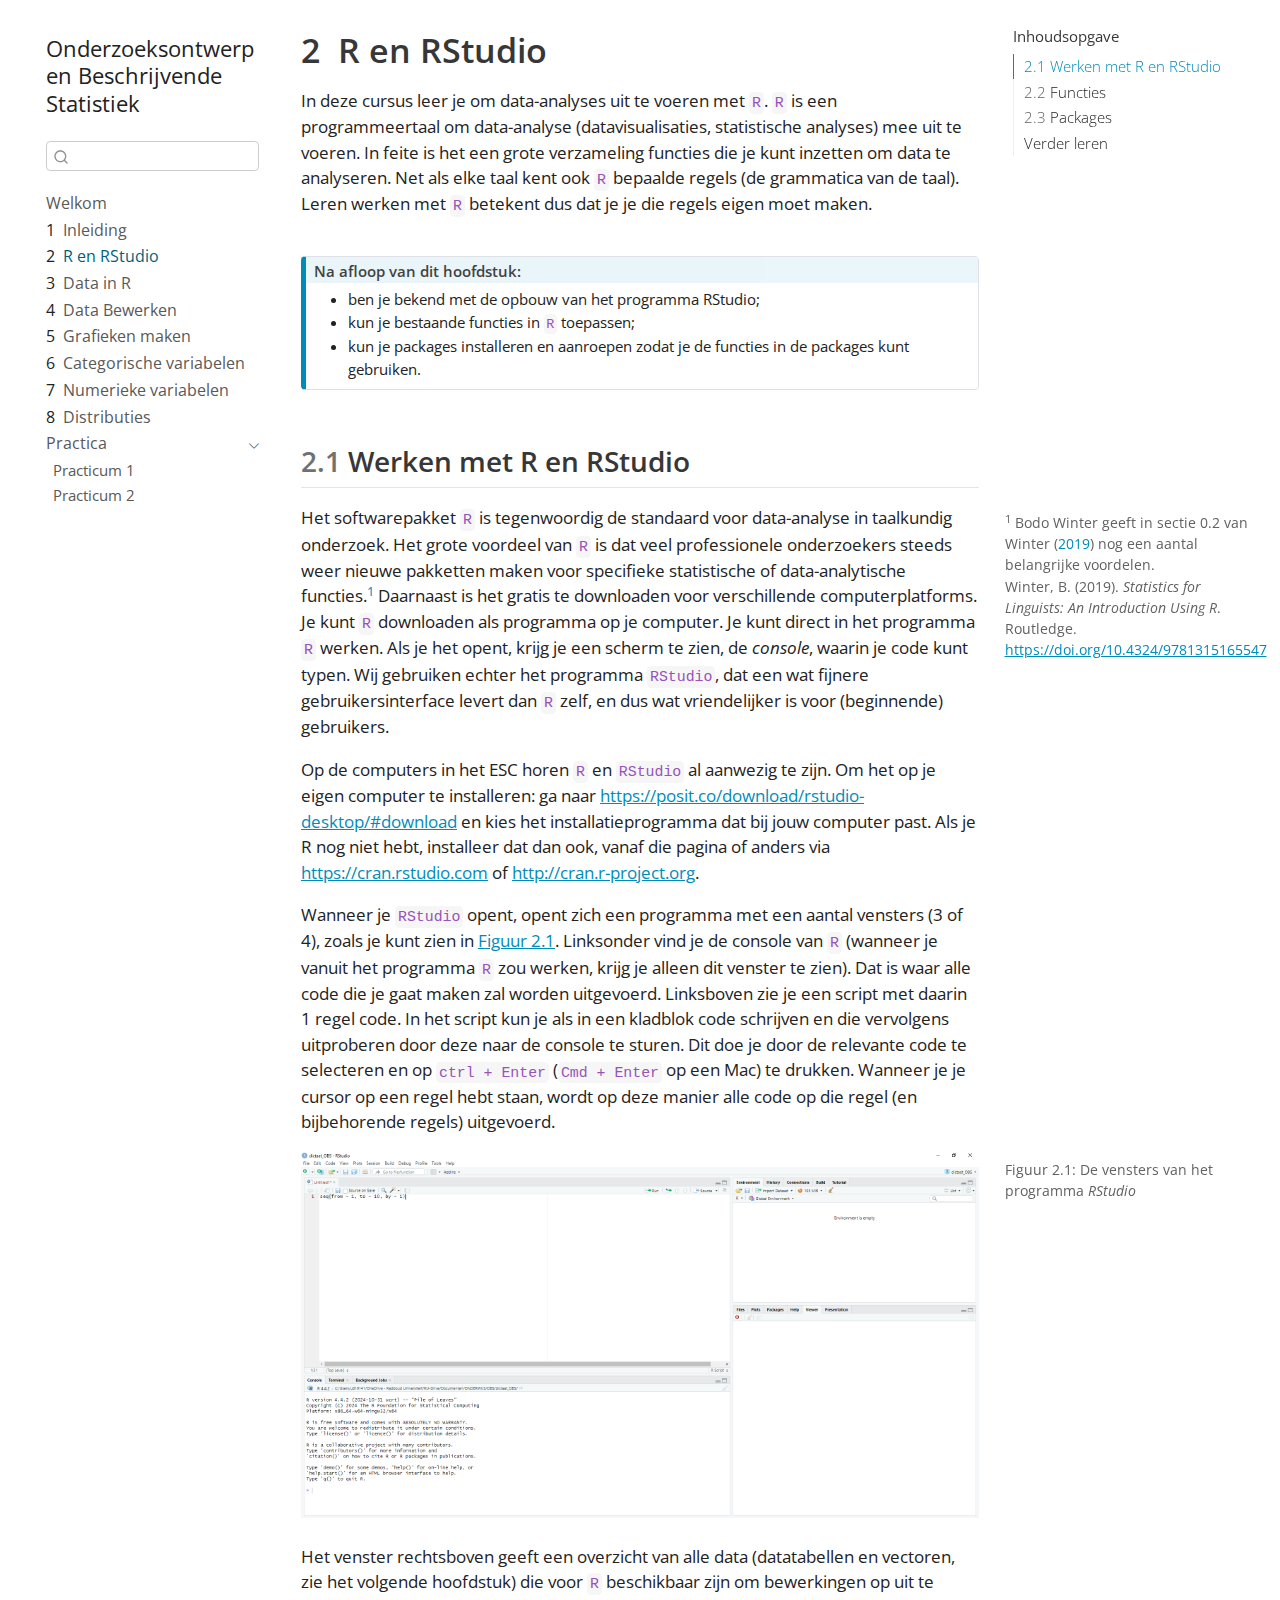
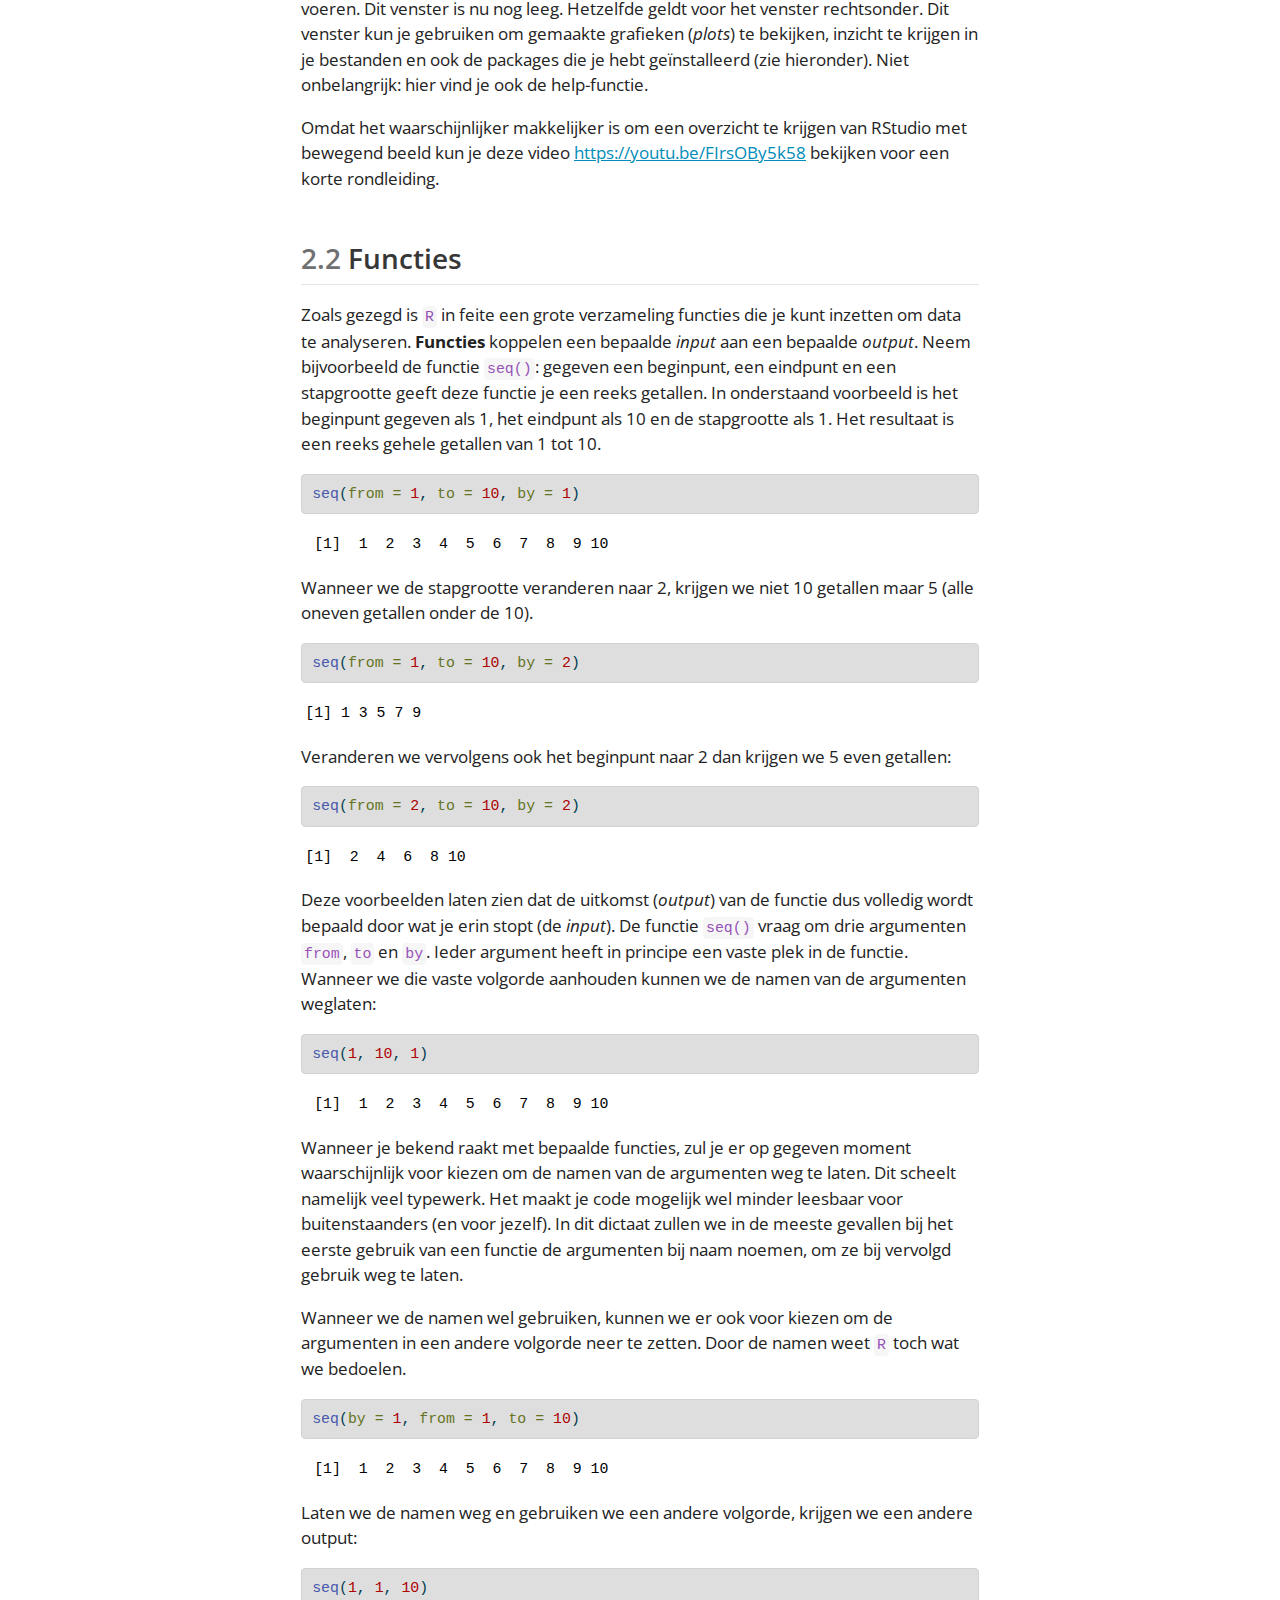
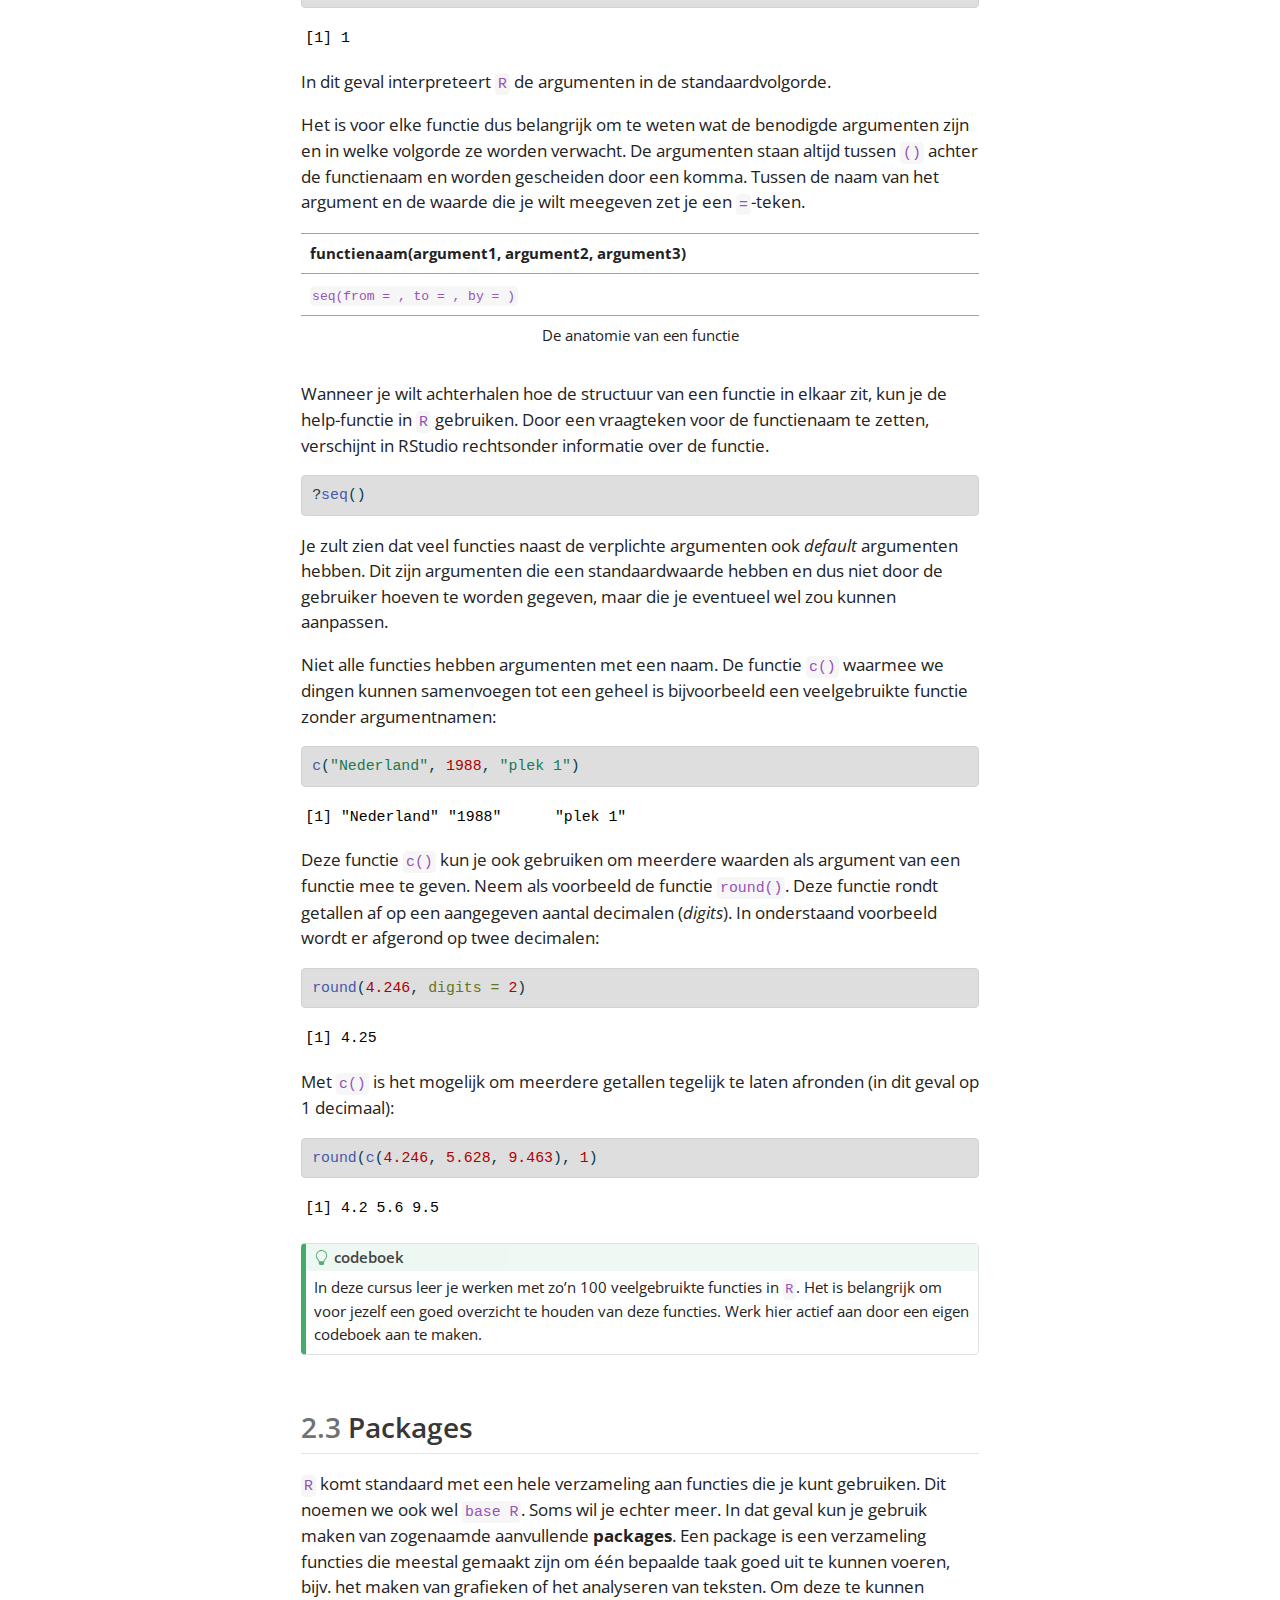
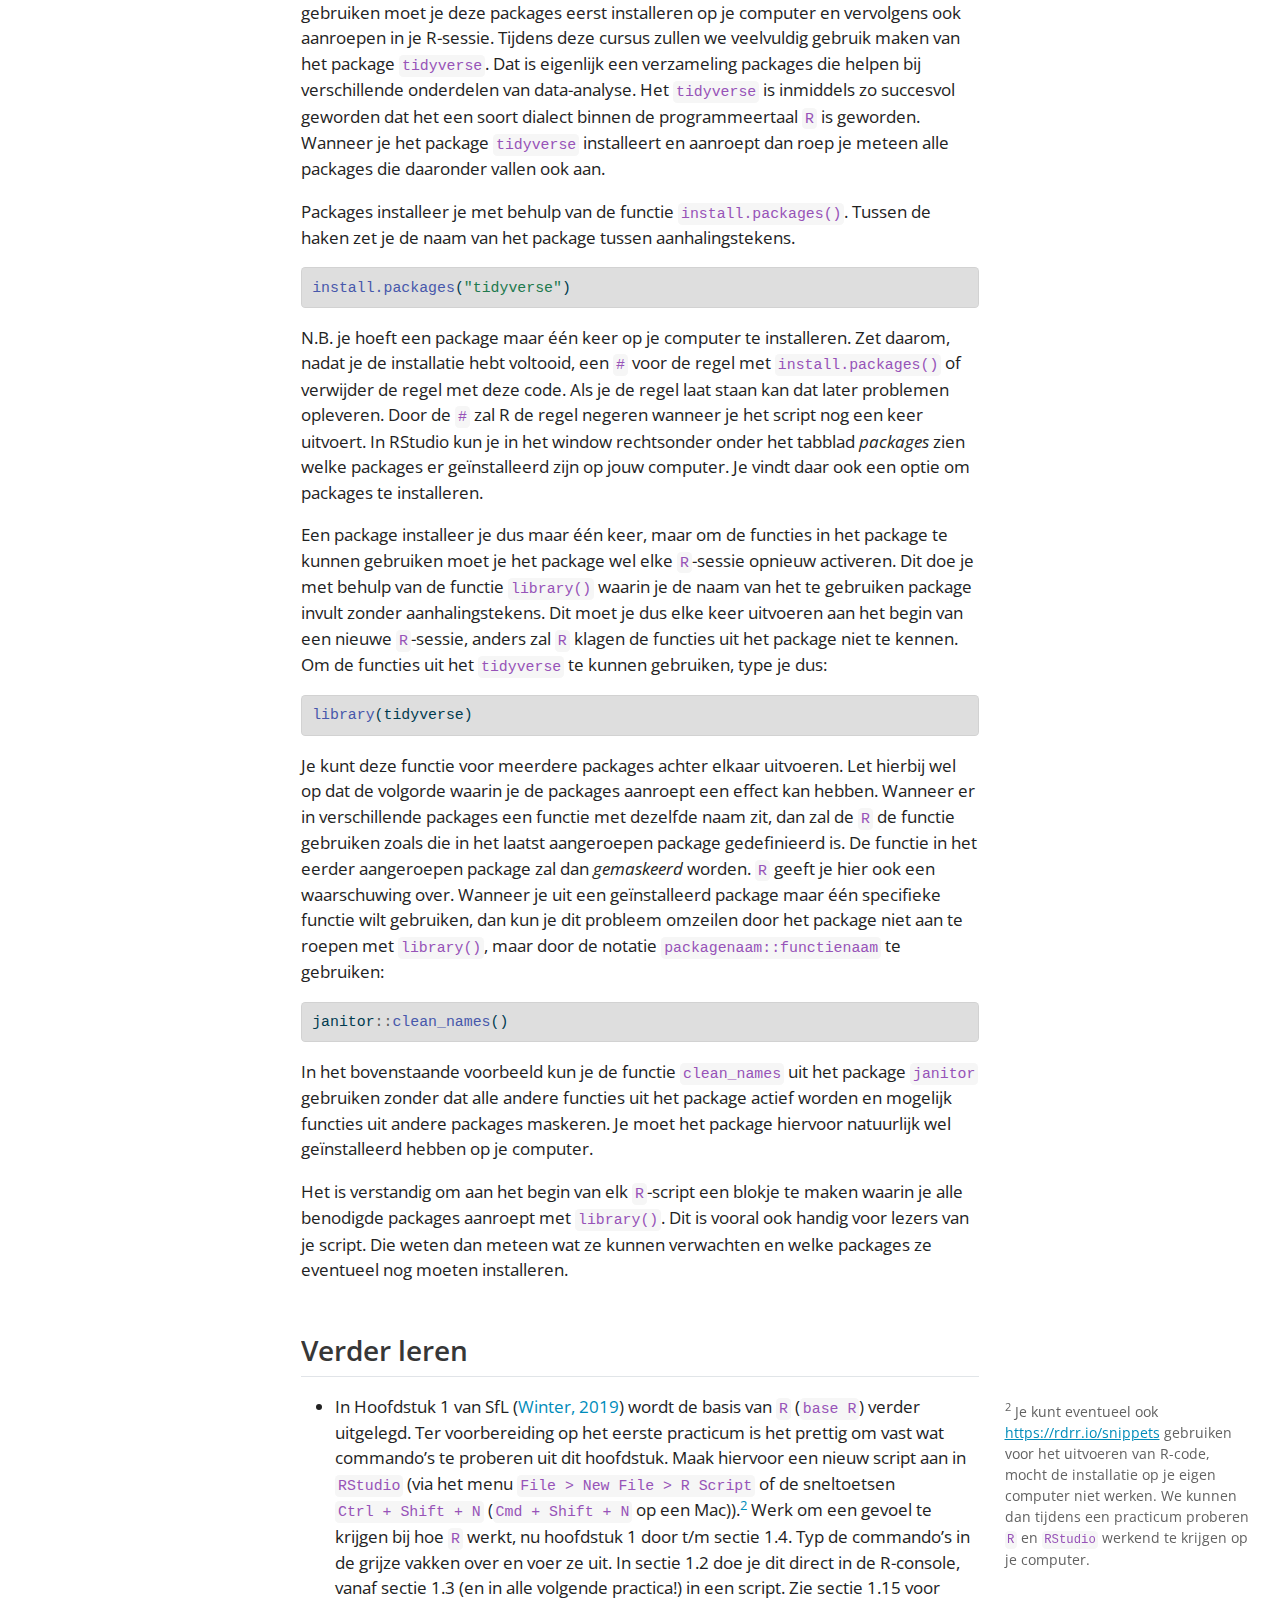
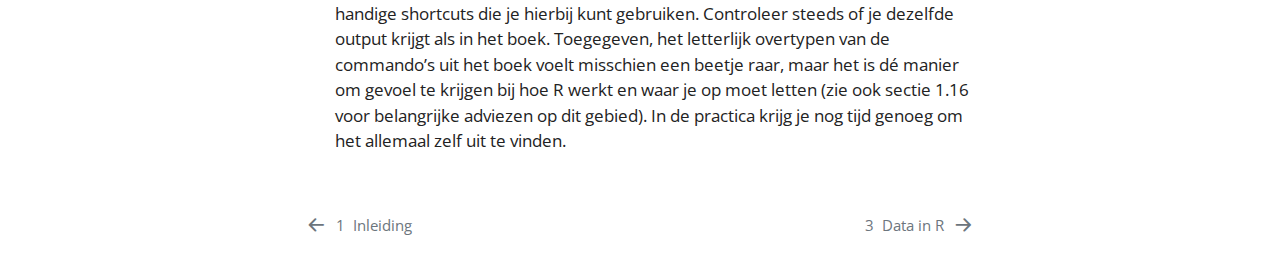
<file: OBS/R.html>
<!DOCTYPE html>
<html xmlns="http://www.w3.org/1999/xhtml" lang="nl" xml:lang="nl"><head>

<meta charset="utf-8">
<meta name="generator" content="quarto-1.3.353">

<meta name="viewport" content="width=device-width, initial-scale=1.0, user-scalable=yes">


<title>Onderzoeksontwerp en Beschrijvende Statistiek - 2&nbsp; R en RStudio</title>
<style>
code{white-space: pre-wrap;}
span.smallcaps{font-variant: small-caps;}
div.columns{display: flex; gap: min(4vw, 1.5em);}
div.column{flex: auto; overflow-x: auto;}
div.hanging-indent{margin-left: 1.5em; text-indent: -1.5em;}
ul.task-list{list-style: none;}
ul.task-list li input[type="checkbox"] {
  width: 0.8em;
  margin: 0 0.8em 0.2em -1em; /* quarto-specific, see https://github.com/quarto-dev/quarto-cli/issues/4556 */ 
  vertical-align: middle;
}
/* CSS for syntax highlighting */
pre > code.sourceCode { white-space: pre; position: relative; }
pre > code.sourceCode > span { display: inline-block; line-height: 1.25; }
pre > code.sourceCode > span:empty { height: 1.2em; }
.sourceCode { overflow: visible; }
code.sourceCode > span { color: inherit; text-decoration: inherit; }
div.sourceCode { margin: 1em 0; }
pre.sourceCode { margin: 0; }
@media screen {
div.sourceCode { overflow: auto; }
}
@media print {
pre > code.sourceCode { white-space: pre-wrap; }
pre > code.sourceCode > span { text-indent: -5em; padding-left: 5em; }
}
pre.numberSource code
  { counter-reset: source-line 0; }
pre.numberSource code > span
  { position: relative; left: -4em; counter-increment: source-line; }
pre.numberSource code > span > a:first-child::before
  { content: counter(source-line);
    position: relative; left: -1em; text-align: right; vertical-align: baseline;
    border: none; display: inline-block;
    -webkit-touch-callout: none; -webkit-user-select: none;
    -khtml-user-select: none; -moz-user-select: none;
    -ms-user-select: none; user-select: none;
    padding: 0 4px; width: 4em;
  }
pre.numberSource { margin-left: 3em;  padding-left: 4px; }
div.sourceCode
  {   }
@media screen {
pre > code.sourceCode > span > a:first-child::before { text-decoration: underline; }
}
/* CSS for citations */
div.csl-bib-body { }
div.csl-entry {
  clear: both;
}
.hanging-indent div.csl-entry {
  margin-left:2em;
  text-indent:-2em;
}
div.csl-left-margin {
  min-width:2em;
  float:left;
}
div.csl-right-inline {
  margin-left:2em;
  padding-left:1em;
}
div.csl-indent {
  margin-left: 2em;
}</style>


<script src="site_libs/quarto-nav/quarto-nav.js"></script>
<script src="site_libs/quarto-nav/headroom.min.js"></script>
<script src="site_libs/clipboard/clipboard.min.js"></script>
<script src="site_libs/quarto-search/autocomplete.umd.js"></script>
<script src="site_libs/quarto-search/fuse.min.js"></script>
<script src="site_libs/quarto-search/quarto-search.js"></script>
<meta name="quarto:offset" content="./">
<link href="./data.html" rel="next">
<link href="./intro.html" rel="prev">
<script src="site_libs/quarto-html/quarto.js"></script>
<script src="site_libs/quarto-html/popper.min.js"></script>
<script src="site_libs/quarto-html/tippy.umd.min.js"></script>
<script src="site_libs/quarto-html/anchor.min.js"></script>
<link href="site_libs/quarto-html/tippy.css" rel="stylesheet">
<link href="site_libs/quarto-html/quarto-syntax-highlighting.css" rel="stylesheet" id="quarto-text-highlighting-styles">
<script src="site_libs/bootstrap/bootstrap.min.js"></script>
<link href="site_libs/bootstrap/bootstrap-icons.css" rel="stylesheet">
<link href="site_libs/bootstrap/bootstrap.min.css" rel="stylesheet" id="quarto-bootstrap" data-mode="light">
<script id="quarto-search-options" type="application/json">{
  "location": "sidebar",
  "copy-button": false,
  "collapse-after": 3,
  "panel-placement": "start",
  "type": "textbox",
  "limit": 20,
  "language": {
    "search-no-results-text": "Geen resultaten",
    "search-matching-documents-text": "Gevonden documenten",
    "search-copy-link-title": "Kopieer link om te zoeken",
    "search-hide-matches-text": "Extra overeenkomsten verbergen",
    "search-more-match-text": "meer overeenkomst in dit document",
    "search-more-matches-text": "meer overeenkomsten in dit document",
    "search-clear-button-title": "Wissen",
    "search-detached-cancel-button-title": "Annuleren",
    "search-submit-button-title": "Verzenden"
  }
}</script>


</head>

<body class="nav-sidebar floating slimcontent">

<div id="quarto-search-results"></div>
  <header id="quarto-header" class="headroom fixed-top">
  <nav class="quarto-secondary-nav">
    <div class="container-fluid d-flex">
      <button type="button" class="quarto-btn-toggle btn" data-bs-toggle="collapse" data-bs-target="#quarto-sidebar,#quarto-sidebar-glass" aria-controls="quarto-sidebar" aria-expanded="false" aria-label="Schakel zijbalk in" onclick="if (window.quartoToggleHeadroom) { window.quartoToggleHeadroom(); }">
        <i class="bi bi-layout-text-sidebar-reverse"></i>
      </button>
      <nav class="quarto-page-breadcrumbs" aria-label="breadcrumb"><ol class="breadcrumb"><li class="breadcrumb-item"><a href="./R.html"><span class="chapter-number">2</span>&nbsp; <span class="chapter-title">R en RStudio</span></a></li></ol></nav>
      <a class="flex-grow-1" role="button" data-bs-toggle="collapse" data-bs-target="#quarto-sidebar,#quarto-sidebar-glass" aria-controls="quarto-sidebar" aria-expanded="false" aria-label="Schakel zijbalk in" onclick="if (window.quartoToggleHeadroom) { window.quartoToggleHeadroom(); }">      
      </a>
      <button type="button" class="btn quarto-search-button" aria-label="Zoeken" onclick="window.quartoOpenSearch();">
        <i class="bi bi-search"></i>
      </button>
    </div>
  </nav>
</header>
<!-- content -->
<div id="quarto-content" class="quarto-container page-columns page-rows-contents page-layout-article">
<!-- sidebar -->
  <nav id="quarto-sidebar" class="sidebar collapse collapse-horizontal sidebar-navigation floating overflow-auto">
    <div class="pt-lg-2 mt-2 text-left sidebar-header">
    <div class="sidebar-title mb-0 py-0">
      <a href="./">Onderzoeksontwerp en Beschrijvende Statistiek</a> 
    </div>
      </div>
        <div class="mt-2 flex-shrink-0 align-items-center">
        <div class="sidebar-search">
        <div id="quarto-search" class="" title="Zoeken"></div>
        </div>
        </div>
    <div class="sidebar-menu-container"> 
    <ul class="list-unstyled mt-1">
        <li class="sidebar-item">
  <div class="sidebar-item-container"> 
  <a href="./index.html" class="sidebar-item-text sidebar-link">
 <span class="menu-text">Welkom</span></a>
  </div>
</li>
        <li class="sidebar-item">
  <div class="sidebar-item-container"> 
  <a href="./intro.html" class="sidebar-item-text sidebar-link">
 <span class="menu-text"><span class="chapter-number">1</span>&nbsp; <span class="chapter-title">Inleiding</span></span></a>
  </div>
</li>
        <li class="sidebar-item">
  <div class="sidebar-item-container"> 
  <a href="./R.html" class="sidebar-item-text sidebar-link active">
 <span class="menu-text"><span class="chapter-number">2</span>&nbsp; <span class="chapter-title">R en RStudio</span></span></a>
  </div>
</li>
        <li class="sidebar-item">
  <div class="sidebar-item-container"> 
  <a href="./data.html" class="sidebar-item-text sidebar-link">
 <span class="menu-text"><span class="chapter-number">3</span>&nbsp; <span class="chapter-title">Data in R</span></span></a>
  </div>
</li>
        <li class="sidebar-item">
  <div class="sidebar-item-container"> 
  <a href="./bewerken.html" class="sidebar-item-text sidebar-link">
 <span class="menu-text"><span class="chapter-number">4</span>&nbsp; <span class="chapter-title">Data Bewerken</span></span></a>
  </div>
</li>
        <li class="sidebar-item">
  <div class="sidebar-item-container"> 
  <a href="./grafieken.html" class="sidebar-item-text sidebar-link">
 <span class="menu-text"><span class="chapter-number">5</span>&nbsp; <span class="chapter-title">Grafieken maken</span></span></a>
  </div>
</li>
        <li class="sidebar-item">
  <div class="sidebar-item-container"> 
  <a href="./factoren.html" class="sidebar-item-text sidebar-link">
 <span class="menu-text"><span class="chapter-number">6</span>&nbsp; <span class="chapter-title">Categorische variabelen</span></span></a>
  </div>
</li>
        <li class="sidebar-item">
  <div class="sidebar-item-container"> 
  <a href="./numeriek.html" class="sidebar-item-text sidebar-link">
 <span class="menu-text"><span class="chapter-number">7</span>&nbsp; <span class="chapter-title">Numerieke variabelen</span></span></a>
  </div>
</li>
        <li class="sidebar-item">
  <div class="sidebar-item-container"> 
  <a href="./distributies.html" class="sidebar-item-text sidebar-link">
 <span class="menu-text"><span class="chapter-number">8</span>&nbsp; <span class="chapter-title">Distributies</span></span></a>
  </div>
</li>
        <li class="sidebar-item sidebar-item-section">
      <div class="sidebar-item-container"> 
            <a href="./practica.html" class="sidebar-item-text sidebar-link">
 <span class="menu-text">Practica</span></a>
          <a class="sidebar-item-toggle text-start" data-bs-toggle="collapse" data-bs-target="#quarto-sidebar-section-1" aria-expanded="true" aria-label="Schakel sectie">
            <i class="bi bi-chevron-right ms-2"></i>
          </a> 
      </div>
      <ul id="quarto-sidebar-section-1" class="collapse list-unstyled sidebar-section depth1 show">  
          <li class="sidebar-item">
  <div class="sidebar-item-container"> 
  <a href="./_practica/practicum1.html" class="sidebar-item-text sidebar-link">
 <span class="menu-text">Practicum 1</span></a>
  </div>
</li>
          <li class="sidebar-item">
  <div class="sidebar-item-container"> 
  <a href="./_practica/practicum2.html" class="sidebar-item-text sidebar-link">
 <span class="menu-text">Practicum 2</span></a>
  </div>
</li>
      </ul>
  </li>
    </ul>
    </div>
</nav>
<div id="quarto-sidebar-glass" data-bs-toggle="collapse" data-bs-target="#quarto-sidebar,#quarto-sidebar-glass"></div>
<!-- margin-sidebar -->
    <div id="quarto-margin-sidebar" class="sidebar margin-sidebar">
        <nav id="TOC" role="doc-toc" class="toc-active">
    <h2 id="toc-title">Inhoudsopgave</h2>
   
  <ul class="collapse">
  <li><a href="#sec-RStudio" id="toc-sec-RStudio" class="nav-link active" data-scroll-target="#sec-RStudio"><span class="header-section-number">2.1</span> Werken met R en RStudio</a></li>
  <li><a href="#functies" id="toc-functies" class="nav-link" data-scroll-target="#functies"><span class="header-section-number">2.2</span> Functies</a></li>
  <li><a href="#sec-packages" id="toc-sec-packages" class="nav-link" data-scroll-target="#sec-packages"><span class="header-section-number">2.3</span> Packages</a></li>
  <li><a href="#verder-leren" id="toc-verder-leren" class="nav-link" data-scroll-target="#verder-leren">Verder leren</a></li>
  </ul>
</nav>
    </div>
<!-- main -->
<main class="content page-columns page-full" id="quarto-document-content">

<header id="title-block-header" class="quarto-title-block default">
<div class="quarto-title">
<h1 class="title"><span id="sec-R-RStudio" class="quarto-section-identifier"><span class="chapter-number">2</span>&nbsp; <span class="chapter-title">R en RStudio</span></span></h1>
</div>



<div class="quarto-title-meta">

    
  
    
  </div>
  

</header>

<p>In deze cursus leer je om data-analyses uit te voeren met <code>R</code>. <code>R</code> is een programmeertaal om data-analyse (datavisualisaties, statistische analyses) mee uit te voeren. In feite is het een grote verzameling functies die je kunt inzetten om data te analyseren. Net als elke taal kent ook <code>R</code> bepaalde regels (de grammatica van de taal). Leren werken met <code>R</code> betekent dus dat je je die regels eigen moet maken.</p>
<div class="callout callout-style-default callout-note no-icon callout-titled">
<div class="callout-header d-flex align-content-center">
<div class="callout-icon-container">
<i class="callout-icon no-icon"></i>
</div>
<div class="callout-title-container flex-fill">
Na afloop van dit hoofdstuk:
</div>
</div>
<div class="callout-body-container callout-body">
<ul>
<li>ben je bekend met de opbouw van het programma RStudio;</li>
<li>kun je bestaande functies in <code>R</code> toepassen;</li>
<li>kun je packages installeren en aanroepen zodat je de functies in de packages kunt gebruiken.</li>
</ul>
</div>
</div>
<section id="sec-RStudio" class="level2 page-columns page-full" data-number="2.1">
<h2 data-number="2.1" class="anchored" data-anchor-id="sec-RStudio"><span class="header-section-number">2.1</span> Werken met R en RStudio</h2>
<div class="page-columns page-full"><p>Het softwarepakket <code>R</code> is tegenwoordig de standaard voor data-analyse in taalkundig onderzoek. Het grote voordeel van <code>R</code> is dat veel professionele onderzoekers steeds weer nieuwe pakketten maken voor specifieke statistische of data-analytische functies.<a href="#fn1" class="footnote-ref" id="fnref1" role="doc-noteref"><sup>1</sup></a> Daarnaast is het gratis te downloaden voor verschillende computerplatforms. Je kunt <code>R</code> downloaden als programma op je computer. Je kunt direct in het programma <code>R</code> werken. Als je het opent, krijg je een scherm te zien, de <em>console</em>, waarin je code kunt typen. Wij gebruiken echter het programma <code>RStudio</code>, dat een wat fijnere gebruikersinterface levert dan <code>R</code> zelf, en dus wat vriendelijker is voor (beginnende) gebruikers.</p><div class="no-row-height column-margin column-container"><li id="fn1"><p><sup>1</sup>&nbsp;Bodo Winter geeft in sectie 0.2 van <span class="citation" data-cites="Winter2019">Winter (<a href="index.html#ref-Winter2019" role="doc-biblioref">2019</a>)</span> nog een aantal belangrijke voordelen.</p><div id="ref-Winter2019" class="csl-entry" role="listitem">
Winter, B. (2019). <em>Statistics for Linguists: An Introduction Using <span>R</span></em>. Routledge. <a href="https://doi.org/10.4324/9781315165547">https://doi.org/10.4324/9781315165547</a>
</div></li></div></div>
<p>Op de computers in het ESC horen <code>R</code> en <code>RStudio</code> al aanwezig te zijn. Om het op je eigen computer te installeren: ga naar <a href="https://posit.co/download/rstudio-desktop/#download" class="uri">https://posit.co/download/rstudio-desktop/#download</a> en kies het installatieprogramma dat bij jouw computer past. Als je R nog niet hebt, installeer dat dan ook, vanaf die pagina of anders via <a href="https://cran.rstudio.com" class="uri">https://cran.rstudio.com</a> of <a href="http://cran.r-project.org" class="uri">http://cran.r-project.org</a>.</p>
<p>Wanneer je <code>RStudio</code> opent, opent zich een programma met een aantal vensters (3 of 4), zoals je kunt zien in <a href="#fig-RStudio">Figuur&nbsp;<span>2.1</span></a>. Linksonder vind je de console van <code>R</code> (wanneer je vanuit het programma <code>R</code> zou werken, krijg je alleen dit venster te zien). Dat is waar alle code die je gaat maken zal worden uitgevoerd. Linksboven zie je een script met daarin 1 regel code. In het script kun je als in een kladblok code schrijven en die vervolgens uitproberen door deze naar de console te sturen. Dit doe je door de relevante code te selecteren en op <code>ctrl + Enter</code> (<code>Cmd + Enter</code> op een Mac) te drukken. Wanneer je je cursor op een regel hebt staan, wordt op deze manier alle code op die regel (en bijbehorende regels) uitgevoerd.</p>
<div id="fig-RStudio" class="quarto-figure quarto-figure-center anchored page-columns page-full">
<figure class="figure page-columns page-full">
<p><img src="_pictures/RStudio.PNG" class="img-fluid figure-img"></p>
<figcaption class="figure-caption margin-caption">Figuur&nbsp;2.1: De vensters van het programma <em>RStudio</em></figcaption>
</figure>
</div>
<p>Het venster rechtsboven geeft een overzicht van alle data (datatabellen en vectoren, zie het volgende hoofdstuk) die voor <code>R</code> beschikbaar zijn om bewerkingen op uit te voeren. Dit venster is nu nog leeg. Hetzelfde geldt voor het venster rechtsonder. Dit venster kun je gebruiken om gemaakte grafieken (<em>plots</em>) te bekijken, inzicht te krijgen in je bestanden en ook de packages die je hebt geïnstalleerd (zie hieronder). Niet onbelangrijk: hier vind je ook de help-functie.</p>
<p>Omdat het waarschijnlijker makkelijker is om een overzicht te krijgen van RStudio met bewegend beeld kun je deze video <a href="https://youtu.be/FIrsOBy5k58" class="uri">https://youtu.be/FIrsOBy5k58</a> bekijken voor een korte rondleiding.</p>
</section>
<section id="functies" class="level2" data-number="2.2">
<h2 data-number="2.2" class="anchored" data-anchor-id="functies"><span class="header-section-number">2.2</span> Functies</h2>
<p>Zoals gezegd is <code>R</code> in feite een grote verzameling functies die je kunt inzetten om data te analyseren. <strong>Functies</strong> koppelen een bepaalde <em>input</em> aan een bepaalde <em>output</em>. Neem bijvoorbeeld de functie <code>seq()</code>: gegeven een beginpunt, een eindpunt en een stapgrootte geeft deze functie je een reeks getallen. In onderstaand voorbeeld is het beginpunt gegeven als 1, het eindpunt als 10 en de stapgrootte als 1. Het resultaat is een reeks gehele getallen van 1 tot 10.</p>
<div class="cell">
<div class="sourceCode cell-code" id="cb1"><pre class="sourceCode r code-with-copy"><code class="sourceCode r"><span id="cb1-1"><a href="#cb1-1" aria-hidden="true" tabindex="-1"></a><span class="fu">seq</span>(<span class="at">from =</span> <span class="dv">1</span>, <span class="at">to =</span> <span class="dv">10</span>, <span class="at">by =</span> <span class="dv">1</span>)</span></code><button title="Kopieer naar klembord" class="code-copy-button"><i class="bi"></i></button></pre></div>
<div class="cell-output cell-output-stdout">
<pre><code> [1]  1  2  3  4  5  6  7  8  9 10</code></pre>
</div>
</div>
<p>Wanneer we de stapgrootte veranderen naar 2, krijgen we niet 10 getallen maar 5 (alle oneven getallen onder de 10).</p>
<div class="cell">
<div class="sourceCode cell-code" id="cb3"><pre class="sourceCode r code-with-copy"><code class="sourceCode r"><span id="cb3-1"><a href="#cb3-1" aria-hidden="true" tabindex="-1"></a><span class="fu">seq</span>(<span class="at">from =</span> <span class="dv">1</span>, <span class="at">to =</span> <span class="dv">10</span>, <span class="at">by =</span> <span class="dv">2</span>)</span></code><button title="Kopieer naar klembord" class="code-copy-button"><i class="bi"></i></button></pre></div>
<div class="cell-output cell-output-stdout">
<pre><code>[1] 1 3 5 7 9</code></pre>
</div>
</div>
<p>Veranderen we vervolgens ook het beginpunt naar 2 dan krijgen we 5 even getallen:</p>
<div class="cell">
<div class="sourceCode cell-code" id="cb5"><pre class="sourceCode r code-with-copy"><code class="sourceCode r"><span id="cb5-1"><a href="#cb5-1" aria-hidden="true" tabindex="-1"></a><span class="fu">seq</span>(<span class="at">from =</span> <span class="dv">2</span>, <span class="at">to =</span> <span class="dv">10</span>, <span class="at">by =</span> <span class="dv">2</span>)</span></code><button title="Kopieer naar klembord" class="code-copy-button"><i class="bi"></i></button></pre></div>
<div class="cell-output cell-output-stdout">
<pre><code>[1]  2  4  6  8 10</code></pre>
</div>
</div>
<p>Deze voorbeelden laten zien dat de uitkomst (<em>output</em>) van de functie dus volledig wordt bepaald door wat je erin stopt (de <em>input</em>). De functie <code>seq()</code> vraag om drie argumenten <code>from</code>, <code>to</code> en <code>by</code>. Ieder argument heeft in principe een vaste plek in de functie. Wanneer we die vaste volgorde aanhouden kunnen we de namen van de argumenten weglaten:</p>
<div class="cell">
<div class="sourceCode cell-code" id="cb7"><pre class="sourceCode r code-with-copy"><code class="sourceCode r"><span id="cb7-1"><a href="#cb7-1" aria-hidden="true" tabindex="-1"></a><span class="fu">seq</span>(<span class="dv">1</span>, <span class="dv">10</span>, <span class="dv">1</span>)</span></code><button title="Kopieer naar klembord" class="code-copy-button"><i class="bi"></i></button></pre></div>
<div class="cell-output cell-output-stdout">
<pre><code> [1]  1  2  3  4  5  6  7  8  9 10</code></pre>
</div>
</div>
<p>Wanneer je bekend raakt met bepaalde functies, zul je er op gegeven moment waarschijnlijk voor kiezen om de namen van de argumenten weg te laten. Dit scheelt namelijk veel typewerk. Het maakt je code mogelijk wel minder leesbaar voor buitenstaanders (en voor jezelf). In dit dictaat zullen we in de meeste gevallen bij het eerste gebruik van een functie de argumenten bij naam noemen, om ze bij vervolgd gebruik weg te laten.</p>
<p>Wanneer we de namen wel gebruiken, kunnen we er ook voor kiezen om de argumenten in een andere volgorde neer te zetten. Door de namen weet <code>R</code> toch wat we bedoelen.</p>
<div class="cell">
<div class="sourceCode cell-code" id="cb9"><pre class="sourceCode r code-with-copy"><code class="sourceCode r"><span id="cb9-1"><a href="#cb9-1" aria-hidden="true" tabindex="-1"></a><span class="fu">seq</span>(<span class="at">by =</span> <span class="dv">1</span>, <span class="at">from =</span> <span class="dv">1</span>, <span class="at">to =</span> <span class="dv">10</span>)</span></code><button title="Kopieer naar klembord" class="code-copy-button"><i class="bi"></i></button></pre></div>
<div class="cell-output cell-output-stdout">
<pre><code> [1]  1  2  3  4  5  6  7  8  9 10</code></pre>
</div>
</div>
<p>Laten we de namen weg en gebruiken we een andere volgorde, krijgen we een andere output:</p>
<div class="cell">
<div class="sourceCode cell-code" id="cb11"><pre class="sourceCode r code-with-copy"><code class="sourceCode r"><span id="cb11-1"><a href="#cb11-1" aria-hidden="true" tabindex="-1"></a><span class="fu">seq</span>(<span class="dv">1</span>, <span class="dv">1</span>, <span class="dv">10</span>)</span></code><button title="Kopieer naar klembord" class="code-copy-button"><i class="bi"></i></button></pre></div>
<div class="cell-output cell-output-stdout">
<pre><code>[1] 1</code></pre>
</div>
</div>
<p>In dit geval interpreteert <code>R</code> de argumenten in de standaardvolgorde.</p>
<p>Het is voor elke functie dus belangrijk om te weten wat de benodigde argumenten zijn en in welke volgorde ze worden verwacht. De argumenten staan altijd tussen <code>()</code> achter de functienaam en worden gescheiden door een komma. Tussen de naam van het argument en de waarde die je wilt meegeven zet je een <code>=</code>-teken.</p>
<table class="table">
<caption>De anatomie van een functie</caption>
<thead>
<tr class="header">
<th>functienaam(argument1, argument2, argument3)</th>
</tr>
</thead>
<tbody>
<tr class="odd">
<td><code>seq(from = , to = , by = )</code></td>
</tr>
</tbody>
</table>
<p>Wanneer je wilt achterhalen hoe de structuur van een functie in elkaar zit, kun je de help-functie in <code>R</code> gebruiken. Door een vraagteken voor de functienaam te zetten, verschijnt in RStudio rechtsonder informatie over de functie.</p>
<div class="cell">
<div class="sourceCode cell-code" id="cb13"><pre class="sourceCode r code-with-copy"><code class="sourceCode r"><span id="cb13-1"><a href="#cb13-1" aria-hidden="true" tabindex="-1"></a>?<span class="fu">seq</span>()</span></code><button title="Kopieer naar klembord" class="code-copy-button"><i class="bi"></i></button></pre></div>
</div>
<p>Je zult zien dat veel functies naast de verplichte argumenten ook <em>default</em> argumenten hebben. Dit zijn argumenten die een standaardwaarde hebben en dus niet door de gebruiker hoeven te worden gegeven, maar die je eventueel wel zou kunnen aanpassen.</p>
<p>Niet alle functies hebben argumenten met een naam. De functie <code>c()</code> waarmee we dingen kunnen samenvoegen tot een geheel is bijvoorbeeld een veelgebruikte functie zonder argumentnamen:</p>
<div class="cell">
<div class="sourceCode cell-code" id="cb14"><pre class="sourceCode r code-with-copy"><code class="sourceCode r"><span id="cb14-1"><a href="#cb14-1" aria-hidden="true" tabindex="-1"></a><span class="fu">c</span>(<span class="st">"Nederland"</span>, <span class="dv">1988</span>, <span class="st">"plek 1"</span>)</span></code><button title="Kopieer naar klembord" class="code-copy-button"><i class="bi"></i></button></pre></div>
<div class="cell-output cell-output-stdout">
<pre><code>[1] "Nederland" "1988"      "plek 1"   </code></pre>
</div>
</div>
<p>Deze functie <code>c()</code> kun je ook gebruiken om meerdere waarden als argument van een functie mee te geven. Neem als voorbeeld de functie <code>round()</code>. Deze functie rondt getallen af op een aangegeven aantal decimalen (<em>digits</em>). In onderstaand voorbeeld wordt er afgerond op twee decimalen:</p>
<div class="cell">
<div class="sourceCode cell-code" id="cb16"><pre class="sourceCode r code-with-copy"><code class="sourceCode r"><span id="cb16-1"><a href="#cb16-1" aria-hidden="true" tabindex="-1"></a><span class="fu">round</span>(<span class="fl">4.246</span>, <span class="at">digits =</span> <span class="dv">2</span>)</span></code><button title="Kopieer naar klembord" class="code-copy-button"><i class="bi"></i></button></pre></div>
<div class="cell-output cell-output-stdout">
<pre><code>[1] 4.25</code></pre>
</div>
</div>
<p>Met <code>c()</code> is het mogelijk om meerdere getallen tegelijk te laten afronden (in dit geval op 1 decimaal):</p>
<div class="cell">
<div class="sourceCode cell-code" id="cb18"><pre class="sourceCode r code-with-copy"><code class="sourceCode r"><span id="cb18-1"><a href="#cb18-1" aria-hidden="true" tabindex="-1"></a><span class="fu">round</span>(<span class="fu">c</span>(<span class="fl">4.246</span>, <span class="fl">5.628</span>, <span class="fl">9.463</span>), <span class="dv">1</span>)</span></code><button title="Kopieer naar klembord" class="code-copy-button"><i class="bi"></i></button></pre></div>
<div class="cell-output cell-output-stdout">
<pre><code>[1] 4.2 5.6 9.5</code></pre>
</div>
</div>
<div class="callout callout-style-default callout-tip callout-titled">
<div class="callout-header d-flex align-content-center">
<div class="callout-icon-container">
<i class="callout-icon"></i>
</div>
<div class="callout-title-container flex-fill">
codeboek
</div>
</div>
<div class="callout-body-container callout-body">
<p>In deze cursus leer je werken met zo’n 100 veelgebruikte functies in <code>R</code>. Het is belangrijk om voor jezelf een goed overzicht te houden van deze functies. Werk hier actief aan door een eigen codeboek aan te maken.</p>
</div>
</div>
</section>
<section id="sec-packages" class="level2" data-number="2.3">
<h2 data-number="2.3" class="anchored" data-anchor-id="sec-packages"><span class="header-section-number">2.3</span> Packages</h2>
<p><code>R</code> komt standaard met een hele verzameling aan functies die je kunt gebruiken. Dit noemen we ook wel <code>base R</code>. Soms wil je echter meer. In dat geval kun je gebruik maken van zogenaamde aanvullende <strong>packages</strong>. Een package is een verzameling functies die meestal gemaakt zijn om één bepaalde taak goed uit te kunnen voeren, bijv. het maken van grafieken of het analyseren van teksten. Om deze te kunnen gebruiken moet je deze packages eerst installeren op je computer en vervolgens ook aanroepen in je R-sessie. Tijdens deze cursus zullen we veelvuldig gebruik maken van het package <code>tidyverse</code>. Dat is eigenlijk een verzameling packages die helpen bij verschillende onderdelen van data-analyse. Het <code>tidyverse</code> is inmiddels zo succesvol geworden dat het een soort dialect binnen de programmeertaal <code>R</code> is geworden. Wanneer je het package <code>tidyverse</code> installeert en aanroept dan roep je meteen alle packages die daaronder vallen ook aan.</p>
<p>Packages installeer je met behulp van de functie <code>install.packages()</code>. Tussen de haken zet je de naam van het package tussen aanhalingstekens.</p>
<div class="cell">
<div class="sourceCode cell-code" id="cb20"><pre class="sourceCode r code-with-copy"><code class="sourceCode r"><span id="cb20-1"><a href="#cb20-1" aria-hidden="true" tabindex="-1"></a><span class="fu">install.packages</span>(<span class="st">"tidyverse"</span>) </span></code><button title="Kopieer naar klembord" class="code-copy-button"><i class="bi"></i></button></pre></div>
</div>
<p>N.B. je hoeft een package maar één keer op je computer te installeren. Zet daarom, nadat je de installatie hebt voltooid, een <code>#</code> voor de regel met <code>install.packages()</code> of verwijder de regel met deze code. Als je de regel laat staan kan dat later problemen opleveren. Door de <code>#</code> zal R de regel negeren wanneer je het script nog een keer uitvoert. In RStudio kun je in het window rechtsonder onder het tabblad <em>packages</em> zien welke packages er geïnstalleerd zijn op jouw computer. Je vindt daar ook een optie om packages te installeren.</p>
<p>Een package installeer je dus maar één keer, maar om de functies in het package te kunnen gebruiken moet je het package wel elke <code>R</code>-sessie opnieuw activeren. Dit doe je met behulp van de functie <code>library()</code> waarin je de naam van het te gebruiken package invult zonder aanhalingstekens. Dit moet je dus elke keer uitvoeren aan het begin van een nieuwe <code>R</code>-sessie, anders zal <code>R</code> klagen de functies uit het package niet te kennen. Om de functies uit het <code>tidyverse</code> te kunnen gebruiken, type je dus:</p>
<div class="cell">
<div class="sourceCode cell-code" id="cb21"><pre class="sourceCode r code-with-copy"><code class="sourceCode r"><span id="cb21-1"><a href="#cb21-1" aria-hidden="true" tabindex="-1"></a><span class="fu">library</span>(tidyverse)</span></code><button title="Kopieer naar klembord" class="code-copy-button"><i class="bi"></i></button></pre></div>
</div>
<p>Je kunt deze functie voor meerdere packages achter elkaar uitvoeren. Let hierbij wel op dat de volgorde waarin je de packages aanroept een effect kan hebben. Wanneer er in verschillende packages een functie met dezelfde naam zit, dan zal de <code>R</code> de functie gebruiken zoals die in het laatst aangeroepen package gedefinieerd is. De functie in het eerder aangeroepen package zal dan <em>gemaskeerd</em> worden. <code>R</code> geeft je hier ook een waarschuwing over. Wanneer je uit een geïnstalleerd package maar één specifieke functie wilt gebruiken, dan kun je dit probleem omzeilen door het package niet aan te roepen met <code>library()</code>, maar door de notatie <code>packagenaam::functienaam</code> te gebruiken:</p>
<div class="cell">
<div class="sourceCode cell-code" id="cb22"><pre class="sourceCode r code-with-copy"><code class="sourceCode r"><span id="cb22-1"><a href="#cb22-1" aria-hidden="true" tabindex="-1"></a>janitor<span class="sc">::</span><span class="fu">clean_names</span>()</span></code><button title="Kopieer naar klembord" class="code-copy-button"><i class="bi"></i></button></pre></div>
</div>
<p>In het bovenstaande voorbeeld kun je de functie <code>clean_names</code> uit het package <code>janitor</code> gebruiken zonder dat alle andere functies uit het package actief worden en mogelijk functies uit andere packages maskeren. Je moet het package hiervoor natuurlijk wel geïnstalleerd hebben op je computer.</p>
<p>Het is verstandig om aan het begin van elk <code>R</code>-script een blokje te maken waarin je alle benodigde packages aanroept met <code>library()</code>. Dit is vooral ook handig voor lezers van je script. Die weten dan meteen wat ze kunnen verwachten en welke packages ze eventueel nog moeten installeren.</p>
</section>
<section id="verder-leren" class="level2 unnumbered page-columns page-full">
<h2 class="unnumbered anchored" data-anchor-id="verder-leren">Verder leren</h2>
<ul>
<li>In Hoofdstuk 1 van SfL <span class="citation" data-cites="Winter2019">(<a href="index.html#ref-Winter2019" role="doc-biblioref">Winter, 2019</a>)</span> wordt de basis van <code>R</code> (<code>base R</code>) verder uitgelegd. Ter voorbereiding op het eerste practicum is het prettig om vast wat commando’s te proberen uit dit hoofdstuk. Maak hiervoor een nieuw script aan in <code>RStudio</code> (via het menu <code>File &gt; New File &gt; R Script</code> of de sneltoetsen <code>Ctrl + Shift + N</code> (<code>Cmd + Shift + N</code> op een Mac)).<a href="#fn2" class="footnote-ref" id="fnref2" role="doc-noteref"><sup>2</sup></a> Werk om een gevoel te krijgen bij hoe <code>R</code> werkt, nu hoofdstuk 1 door t/m sectie 1.4. Typ de commando’s in de grijze vakken over en voer ze uit. In sectie 1.2 doe je dit direct in de R-console, vanaf sectie 1.3 (en in alle volgende practica!) in een script. Zie sectie 1.15 voor handige shortcuts die je hierbij kunt gebruiken. Controleer steeds of je dezelfde output krijgt als in het boek. Toegegeven, het letterlijk overtypen van de commando’s uit het boek voelt misschien een beetje raar, maar het is dé manier om gevoel te krijgen bij hoe R werkt en waar je op moet letten (zie ook sectie 1.16 voor belangrijke adviezen op dit gebied). In de practica krijg je nog tijd genoeg om het allemaal zelf uit te vinden.</li>
</ul>


<div class="no-row-height column-margin column-container"><li id="fn2"><p><sup>2</sup>&nbsp;Je kunt eventueel ook <a href="https://rdrr.io/snippets" class="uri">https://rdrr.io/snippets</a> gebruiken voor het uitvoeren van R-code, mocht de installatie op je eigen computer niet werken. We kunnen dan tijdens een practicum proberen <code>R</code> en <code>RStudio</code> werkend te krijgen op je computer.</p></li></div>
</section>


</main> <!-- /main -->
<script id="quarto-html-after-body" type="application/javascript">
window.document.addEventListener("DOMContentLoaded", function (event) {
  const toggleBodyColorMode = (bsSheetEl) => {
    const mode = bsSheetEl.getAttribute("data-mode");
    const bodyEl = window.document.querySelector("body");
    if (mode === "dark") {
      bodyEl.classList.add("quarto-dark");
      bodyEl.classList.remove("quarto-light");
    } else {
      bodyEl.classList.add("quarto-light");
      bodyEl.classList.remove("quarto-dark");
    }
  }
  const toggleBodyColorPrimary = () => {
    const bsSheetEl = window.document.querySelector("link#quarto-bootstrap");
    if (bsSheetEl) {
      toggleBodyColorMode(bsSheetEl);
    }
  }
  toggleBodyColorPrimary();  
  const icon = "";
  const anchorJS = new window.AnchorJS();
  anchorJS.options = {
    placement: 'right',
    icon: icon
  };
  anchorJS.add('.anchored');
  const isCodeAnnotation = (el) => {
    for (const clz of el.classList) {
      if (clz.startsWith('code-annotation-')) {                     
        return true;
      }
    }
    return false;
  }
  const clipboard = new window.ClipboardJS('.code-copy-button', {
    text: function(trigger) {
      const codeEl = trigger.previousElementSibling.cloneNode(true);
      for (const childEl of codeEl.children) {
        if (isCodeAnnotation(childEl)) {
          childEl.remove();
        }
      }
      return codeEl.innerText;
    }
  });
  clipboard.on('success', function(e) {
    // button target
    const button = e.trigger;
    // don't keep focus
    button.blur();
    // flash "checked"
    button.classList.add('code-copy-button-checked');
    var currentTitle = button.getAttribute("title");
    button.setAttribute("title", "Gekopieerd!");
    let tooltip;
    if (window.bootstrap) {
      button.setAttribute("data-bs-toggle", "tooltip");
      button.setAttribute("data-bs-placement", "left");
      button.setAttribute("data-bs-title", "Gekopieerd!");
      tooltip = new bootstrap.Tooltip(button, 
        { trigger: "manual", 
          customClass: "code-copy-button-tooltip",
          offset: [0, -8]});
      tooltip.show();    
    }
    setTimeout(function() {
      if (tooltip) {
        tooltip.hide();
        button.removeAttribute("data-bs-title");
        button.removeAttribute("data-bs-toggle");
        button.removeAttribute("data-bs-placement");
      }
      button.setAttribute("title", currentTitle);
      button.classList.remove('code-copy-button-checked');
    }, 1000);
    // clear code selection
    e.clearSelection();
  });
  function tippyHover(el, contentFn) {
    const config = {
      allowHTML: true,
      content: contentFn,
      maxWidth: 500,
      delay: 100,
      arrow: false,
      appendTo: function(el) {
          return el.parentElement;
      },
      interactive: true,
      interactiveBorder: 10,
      theme: 'quarto',
      placement: 'bottom-start'
    };
    window.tippy(el, config); 
  }
  const noterefs = window.document.querySelectorAll('a[role="doc-noteref"]');
  for (var i=0; i<noterefs.length; i++) {
    const ref = noterefs[i];
    tippyHover(ref, function() {
      // use id or data attribute instead here
      let href = ref.getAttribute('data-footnote-href') || ref.getAttribute('href');
      try { href = new URL(href).hash; } catch {}
      const id = href.replace(/^#\/?/, "");
      const note = window.document.getElementById(id);
      return note.innerHTML;
    });
  }
      let selectedAnnoteEl;
      const selectorForAnnotation = ( cell, annotation) => {
        let cellAttr = 'data-code-cell="' + cell + '"';
        let lineAttr = 'data-code-annotation="' +  annotation + '"';
        const selector = 'span[' + cellAttr + '][' + lineAttr + ']';
        return selector;
      }
      const selectCodeLines = (annoteEl) => {
        const doc = window.document;
        const targetCell = annoteEl.getAttribute("data-target-cell");
        const targetAnnotation = annoteEl.getAttribute("data-target-annotation");
        const annoteSpan = window.document.querySelector(selectorForAnnotation(targetCell, targetAnnotation));
        const lines = annoteSpan.getAttribute("data-code-lines").split(",");
        const lineIds = lines.map((line) => {
          return targetCell + "-" + line;
        })
        let top = null;
        let height = null;
        let parent = null;
        if (lineIds.length > 0) {
            //compute the position of the single el (top and bottom and make a div)
            const el = window.document.getElementById(lineIds[0]);
            top = el.offsetTop;
            height = el.offsetHeight;
            parent = el.parentElement.parentElement;
          if (lineIds.length > 1) {
            const lastEl = window.document.getElementById(lineIds[lineIds.length - 1]);
            const bottom = lastEl.offsetTop + lastEl.offsetHeight;
            height = bottom - top;
          }
          if (top !== null && height !== null && parent !== null) {
            // cook up a div (if necessary) and position it 
            let div = window.document.getElementById("code-annotation-line-highlight");
            if (div === null) {
              div = window.document.createElement("div");
              div.setAttribute("id", "code-annotation-line-highlight");
              div.style.position = 'absolute';
              parent.appendChild(div);
            }
            div.style.top = top - 2 + "px";
            div.style.height = height + 4 + "px";
            let gutterDiv = window.document.getElementById("code-annotation-line-highlight-gutter");
            if (gutterDiv === null) {
              gutterDiv = window.document.createElement("div");
              gutterDiv.setAttribute("id", "code-annotation-line-highlight-gutter");
              gutterDiv.style.position = 'absolute';
              const codeCell = window.document.getElementById(targetCell);
              const gutter = codeCell.querySelector('.code-annotation-gutter');
              gutter.appendChild(gutterDiv);
            }
            gutterDiv.style.top = top - 2 + "px";
            gutterDiv.style.height = height + 4 + "px";
          }
          selectedAnnoteEl = annoteEl;
        }
      };
      const unselectCodeLines = () => {
        const elementsIds = ["code-annotation-line-highlight", "code-annotation-line-highlight-gutter"];
        elementsIds.forEach((elId) => {
          const div = window.document.getElementById(elId);
          if (div) {
            div.remove();
          }
        });
        selectedAnnoteEl = undefined;
      };
      // Attach click handler to the DT
      const annoteDls = window.document.querySelectorAll('dt[data-target-cell]');
      for (const annoteDlNode of annoteDls) {
        annoteDlNode.addEventListener('click', (event) => {
          const clickedEl = event.target;
          if (clickedEl !== selectedAnnoteEl) {
            unselectCodeLines();
            const activeEl = window.document.querySelector('dt[data-target-cell].code-annotation-active');
            if (activeEl) {
              activeEl.classList.remove('code-annotation-active');
            }
            selectCodeLines(clickedEl);
            clickedEl.classList.add('code-annotation-active');
          } else {
            // Unselect the line
            unselectCodeLines();
            clickedEl.classList.remove('code-annotation-active');
          }
        });
      }
  const findCites = (el) => {
    const parentEl = el.parentElement;
    if (parentEl) {
      const cites = parentEl.dataset.cites;
      if (cites) {
        return {
          el,
          cites: cites.split(' ')
        };
      } else {
        return findCites(el.parentElement)
      }
    } else {
      return undefined;
    }
  };
  var bibliorefs = window.document.querySelectorAll('a[role="doc-biblioref"]');
  for (var i=0; i<bibliorefs.length; i++) {
    const ref = bibliorefs[i];
    const citeInfo = findCites(ref);
    if (citeInfo) {
      tippyHover(citeInfo.el, function() {
        var popup = window.document.createElement('div');
        citeInfo.cites.forEach(function(cite) {
          var citeDiv = window.document.createElement('div');
          citeDiv.classList.add('hanging-indent');
          citeDiv.classList.add('csl-entry');
          var biblioDiv = window.document.getElementById('ref-' + cite);
          if (biblioDiv) {
            citeDiv.innerHTML = biblioDiv.innerHTML;
          }
          popup.appendChild(citeDiv);
        });
        return popup.innerHTML;
      });
    }
  }
});
</script>
<nav class="page-navigation">
  <div class="nav-page nav-page-previous">
      <a href="./intro.html" class="pagination-link">
        <i class="bi bi-arrow-left-short"></i> <span class="nav-page-text"><span class="chapter-number">1</span>&nbsp; <span class="chapter-title">Inleiding</span></span>
      </a>          
  </div>
  <div class="nav-page nav-page-next">
      <a href="./data.html" class="pagination-link">
        <span class="nav-page-text"><span class="chapter-number">3</span>&nbsp; <span class="chapter-title">Data in R</span></span> <i class="bi bi-arrow-right-short"></i>
      </a>
  </div>
</nav>
</div> <!-- /content -->



</body></html>
</file>
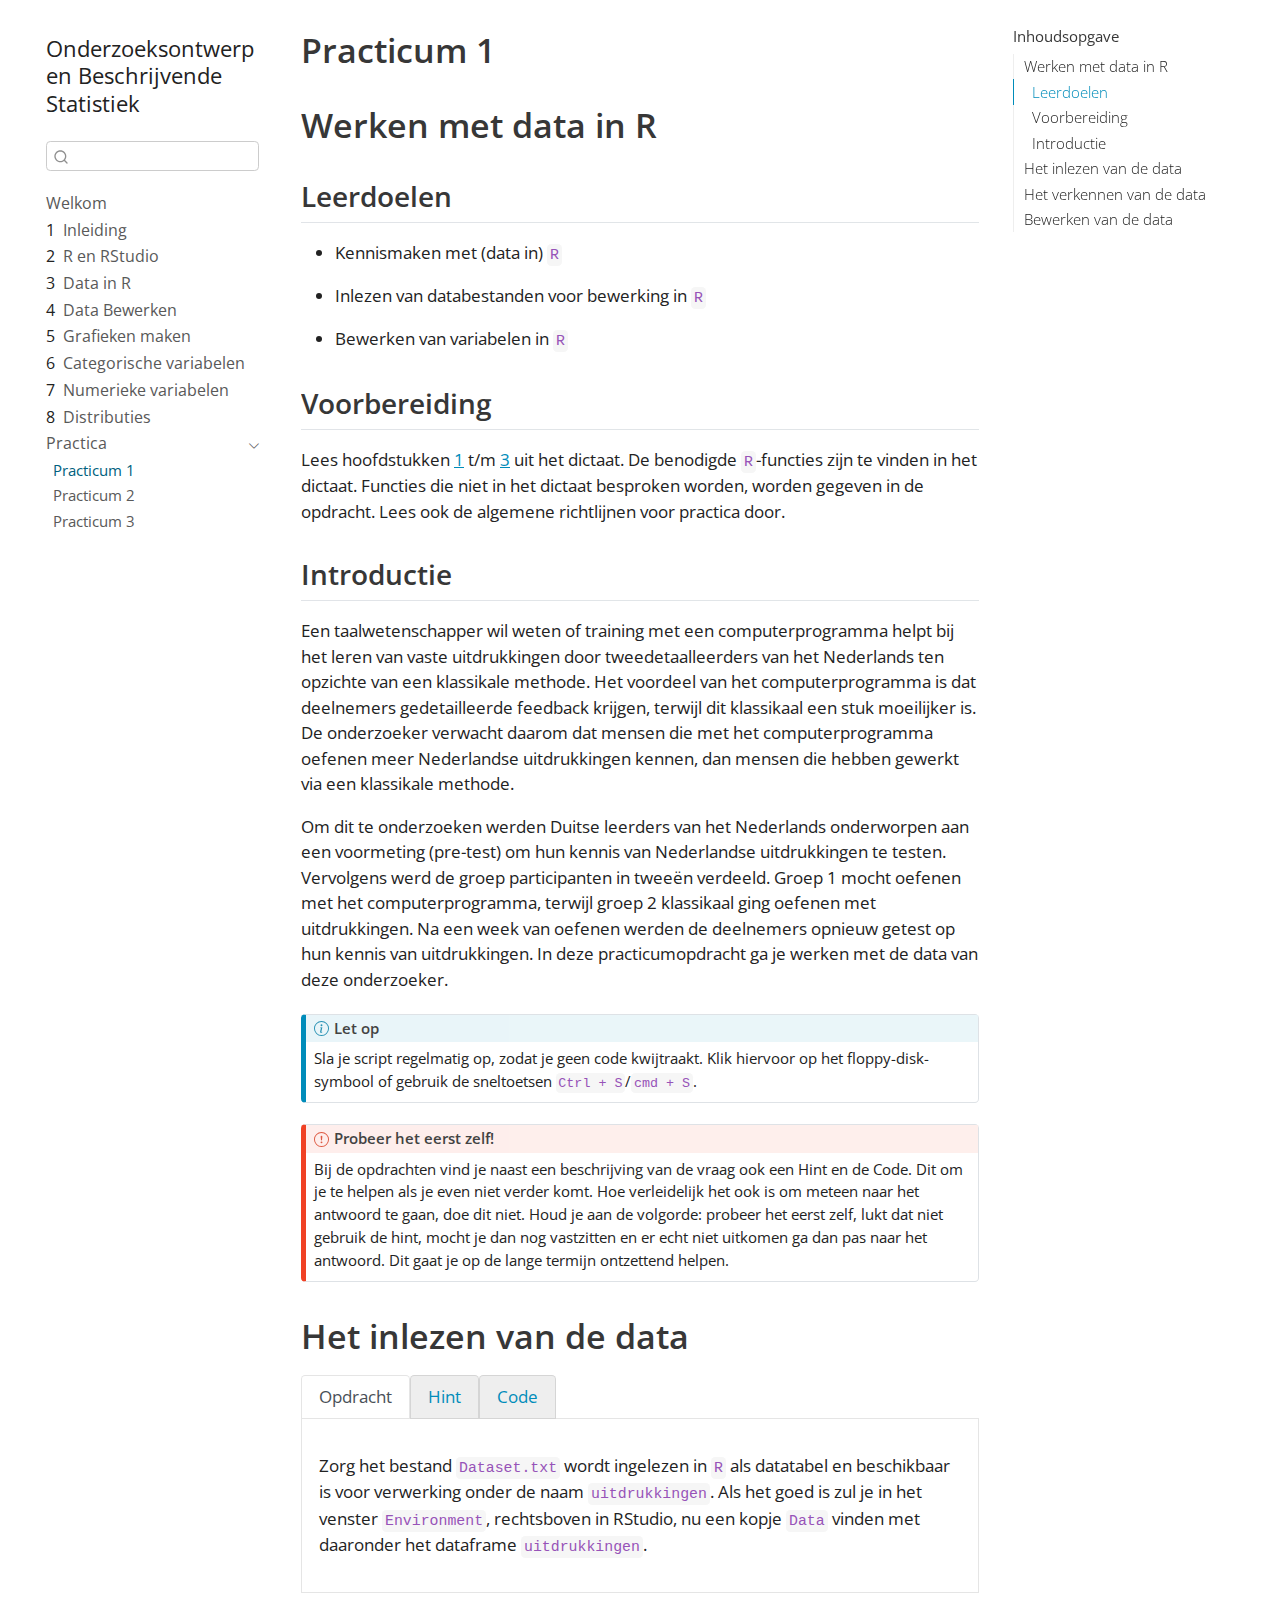
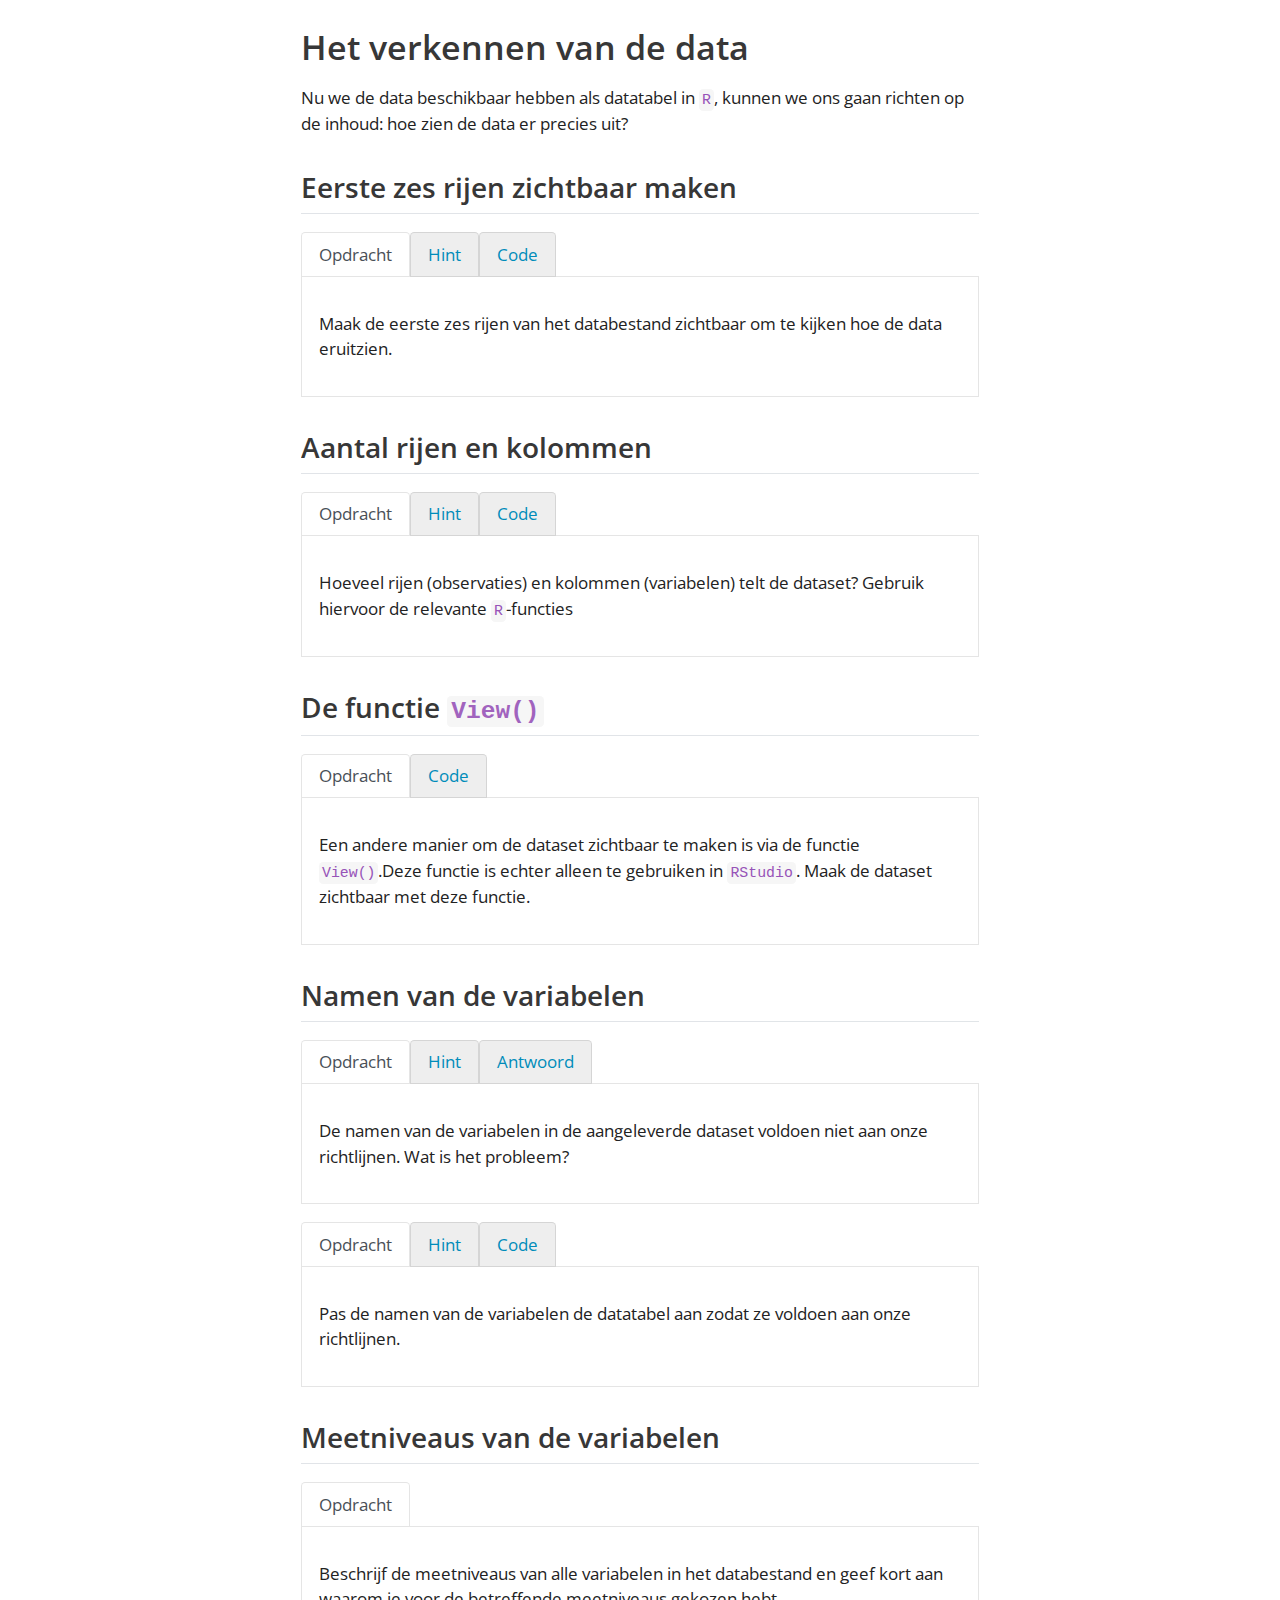
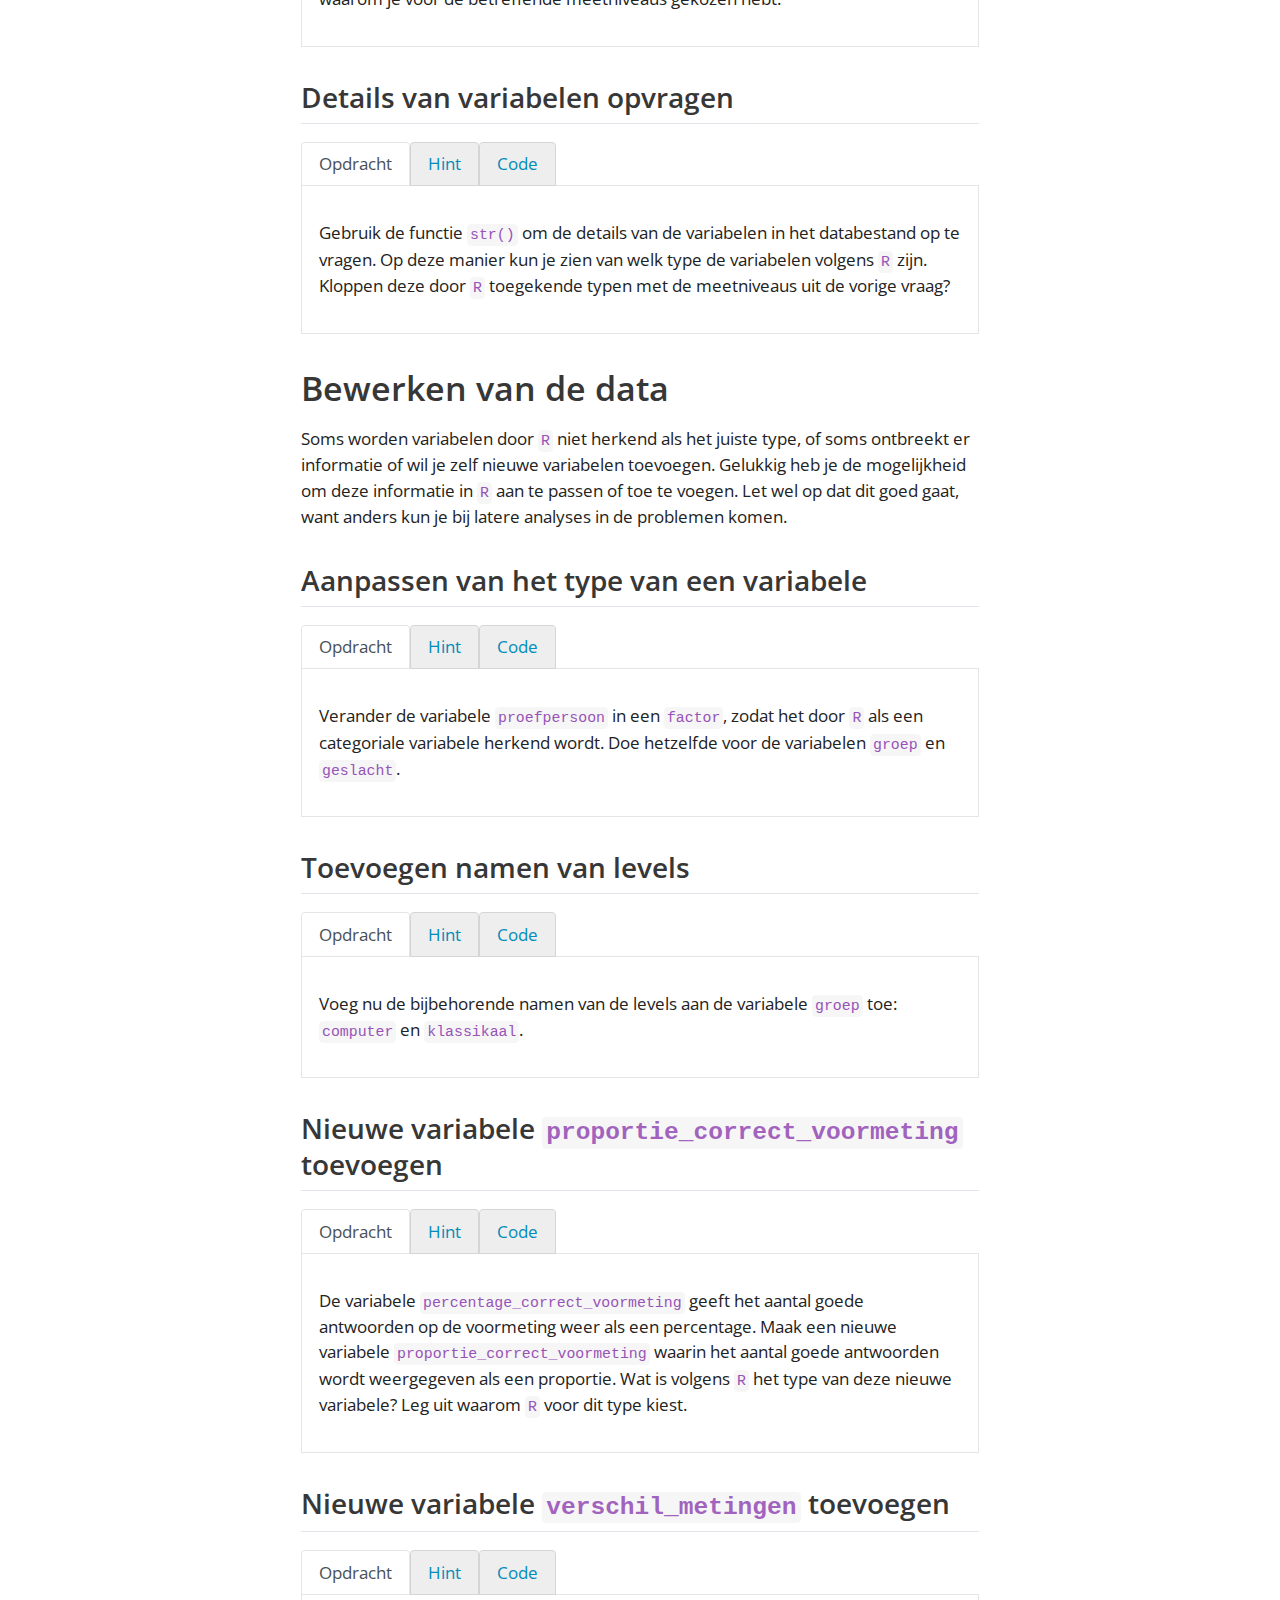
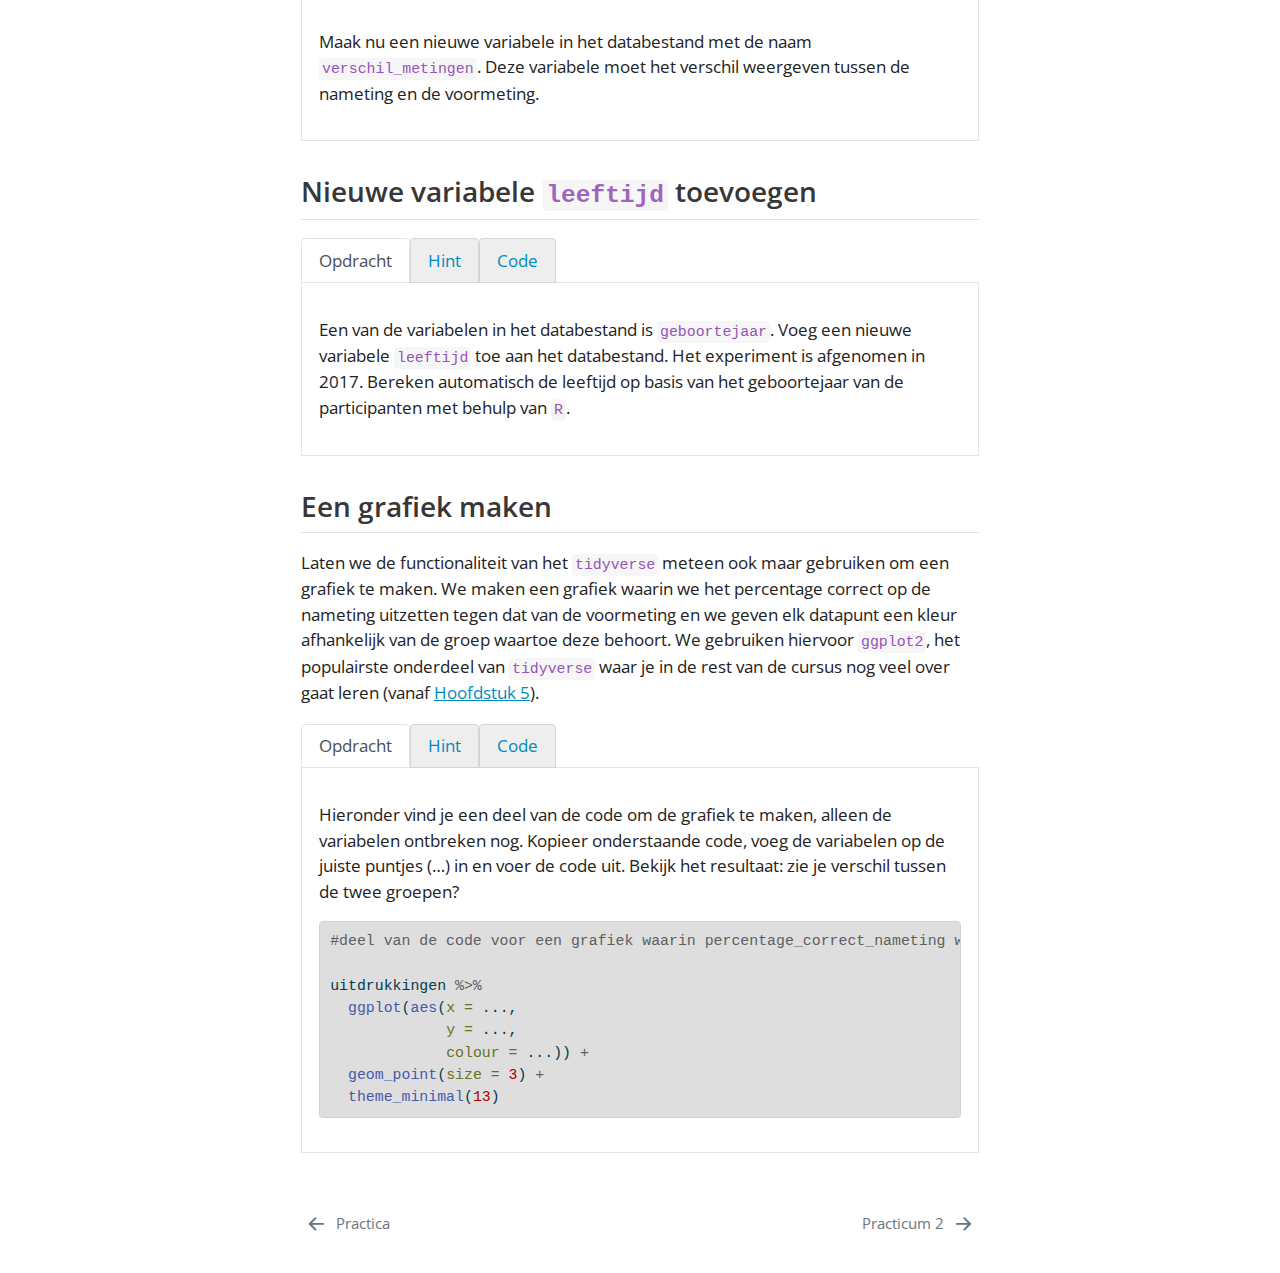
<file: OBS/_practica/practicum1.html>
<!DOCTYPE html>
<html xmlns="http://www.w3.org/1999/xhtml" lang="nl" xml:lang="nl"><head>

<meta charset="utf-8">
<meta name="generator" content="quarto-1.3.353">

<meta name="viewport" content="width=device-width, initial-scale=1.0, user-scalable=yes">


<title>Onderzoeksontwerp en Beschrijvende Statistiek - Practicum 1</title>
<style>
code{white-space: pre-wrap;}
span.smallcaps{font-variant: small-caps;}
div.columns{display: flex; gap: min(4vw, 1.5em);}
div.column{flex: auto; overflow-x: auto;}
div.hanging-indent{margin-left: 1.5em; text-indent: -1.5em;}
ul.task-list{list-style: none;}
ul.task-list li input[type="checkbox"] {
  width: 0.8em;
  margin: 0 0.8em 0.2em -1em; /* quarto-specific, see https://github.com/quarto-dev/quarto-cli/issues/4556 */ 
  vertical-align: middle;
}
/* CSS for syntax highlighting */
pre > code.sourceCode { white-space: pre; position: relative; }
pre > code.sourceCode > span { display: inline-block; line-height: 1.25; }
pre > code.sourceCode > span:empty { height: 1.2em; }
.sourceCode { overflow: visible; }
code.sourceCode > span { color: inherit; text-decoration: inherit; }
div.sourceCode { margin: 1em 0; }
pre.sourceCode { margin: 0; }
@media screen {
div.sourceCode { overflow: auto; }
}
@media print {
pre > code.sourceCode { white-space: pre-wrap; }
pre > code.sourceCode > span { text-indent: -5em; padding-left: 5em; }
}
pre.numberSource code
  { counter-reset: source-line 0; }
pre.numberSource code > span
  { position: relative; left: -4em; counter-increment: source-line; }
pre.numberSource code > span > a:first-child::before
  { content: counter(source-line);
    position: relative; left: -1em; text-align: right; vertical-align: baseline;
    border: none; display: inline-block;
    -webkit-touch-callout: none; -webkit-user-select: none;
    -khtml-user-select: none; -moz-user-select: none;
    -ms-user-select: none; user-select: none;
    padding: 0 4px; width: 4em;
  }
pre.numberSource { margin-left: 3em;  padding-left: 4px; }
div.sourceCode
  {   }
@media screen {
pre > code.sourceCode > span > a:first-child::before { text-decoration: underline; }
}
</style>


<script src="../site_libs/quarto-nav/quarto-nav.js"></script>
<script src="../site_libs/quarto-nav/headroom.min.js"></script>
<script src="../site_libs/clipboard/clipboard.min.js"></script>
<script src="../site_libs/quarto-search/autocomplete.umd.js"></script>
<script src="../site_libs/quarto-search/fuse.min.js"></script>
<script src="../site_libs/quarto-search/quarto-search.js"></script>
<meta name="quarto:offset" content="../">
<link href="../_practica/practicum2.html" rel="next">
<link href="../practica.html" rel="prev">
<script src="../site_libs/quarto-html/quarto.js"></script>
<script src="../site_libs/quarto-html/popper.min.js"></script>
<script src="../site_libs/quarto-html/tippy.umd.min.js"></script>
<script src="../site_libs/quarto-html/anchor.min.js"></script>
<link href="../site_libs/quarto-html/tippy.css" rel="stylesheet">
<link href="../site_libs/quarto-html/quarto-syntax-highlighting.css" rel="stylesheet" id="quarto-text-highlighting-styles">
<script src="../site_libs/bootstrap/bootstrap.min.js"></script>
<link href="../site_libs/bootstrap/bootstrap-icons.css" rel="stylesheet">
<link href="../site_libs/bootstrap/bootstrap.min.css" rel="stylesheet" id="quarto-bootstrap" data-mode="light">
<script id="quarto-search-options" type="application/json">{
  "location": "sidebar",
  "copy-button": false,
  "collapse-after": 3,
  "panel-placement": "start",
  "type": "textbox",
  "limit": 20,
  "language": {
    "search-no-results-text": "Geen resultaten",
    "search-matching-documents-text": "Gevonden documenten",
    "search-copy-link-title": "Kopieer link om te zoeken",
    "search-hide-matches-text": "Extra overeenkomsten verbergen",
    "search-more-match-text": "meer overeenkomst in dit document",
    "search-more-matches-text": "meer overeenkomsten in dit document",
    "search-clear-button-title": "Wissen",
    "search-detached-cancel-button-title": "Annuleren",
    "search-submit-button-title": "Verzenden"
  }
}</script>


</head>

<body class="nav-sidebar floating">

<div id="quarto-search-results"></div>
  <header id="quarto-header" class="headroom fixed-top">
  <nav class="quarto-secondary-nav">
    <div class="container-fluid d-flex">
      <button type="button" class="quarto-btn-toggle btn" data-bs-toggle="collapse" data-bs-target="#quarto-sidebar,#quarto-sidebar-glass" aria-controls="quarto-sidebar" aria-expanded="false" aria-label="Schakel zijbalk in" onclick="if (window.quartoToggleHeadroom) { window.quartoToggleHeadroom(); }">
        <i class="bi bi-layout-text-sidebar-reverse"></i>
      </button>
      <nav class="quarto-page-breadcrumbs" aria-label="breadcrumb"><ol class="breadcrumb"><li class="breadcrumb-item"><a href="../practica.html">Practica</a></li><li class="breadcrumb-item"><a href="../_practica/practicum1.html">Practicum 1</a></li></ol></nav>
      <a class="flex-grow-1" role="button" data-bs-toggle="collapse" data-bs-target="#quarto-sidebar,#quarto-sidebar-glass" aria-controls="quarto-sidebar" aria-expanded="false" aria-label="Schakel zijbalk in" onclick="if (window.quartoToggleHeadroom) { window.quartoToggleHeadroom(); }">      
      </a>
      <button type="button" class="btn quarto-search-button" aria-label="Zoeken" onclick="window.quartoOpenSearch();">
        <i class="bi bi-search"></i>
      </button>
    </div>
  </nav>
</header>
<!-- content -->
<div id="quarto-content" class="quarto-container page-columns page-rows-contents page-layout-article">
<!-- sidebar -->
  <nav id="quarto-sidebar" class="sidebar collapse collapse-horizontal sidebar-navigation floating overflow-auto">
    <div class="pt-lg-2 mt-2 text-left sidebar-header">
    <div class="sidebar-title mb-0 py-0">
      <a href="../">Onderzoeksontwerp en Beschrijvende Statistiek</a> 
    </div>
      </div>
        <div class="mt-2 flex-shrink-0 align-items-center">
        <div class="sidebar-search">
        <div id="quarto-search" class="" title="Zoeken"></div>
        </div>
        </div>
    <div class="sidebar-menu-container"> 
    <ul class="list-unstyled mt-1">
        <li class="sidebar-item">
  <div class="sidebar-item-container"> 
  <a href="../index.html" class="sidebar-item-text sidebar-link">
 <span class="menu-text">Welkom</span></a>
  </div>
</li>
        <li class="sidebar-item">
  <div class="sidebar-item-container"> 
  <a href="../intro.html" class="sidebar-item-text sidebar-link">
 <span class="menu-text"><span class="chapter-number">1</span>&nbsp; <span class="chapter-title">Inleiding</span></span></a>
  </div>
</li>
        <li class="sidebar-item">
  <div class="sidebar-item-container"> 
  <a href="../R.html" class="sidebar-item-text sidebar-link">
 <span class="menu-text"><span class="chapter-number">2</span>&nbsp; <span class="chapter-title">R en RStudio</span></span></a>
  </div>
</li>
        <li class="sidebar-item">
  <div class="sidebar-item-container"> 
  <a href="../data.html" class="sidebar-item-text sidebar-link">
 <span class="menu-text"><span class="chapter-number">3</span>&nbsp; <span class="chapter-title">Data in R</span></span></a>
  </div>
</li>
        <li class="sidebar-item">
  <div class="sidebar-item-container"> 
  <a href="../bewerken.html" class="sidebar-item-text sidebar-link">
 <span class="menu-text"><span class="chapter-number">4</span>&nbsp; <span class="chapter-title">Data Bewerken</span></span></a>
  </div>
</li>
        <li class="sidebar-item">
  <div class="sidebar-item-container"> 
  <a href="../grafieken.html" class="sidebar-item-text sidebar-link">
 <span class="menu-text"><span class="chapter-number">5</span>&nbsp; <span class="chapter-title">Grafieken maken</span></span></a>
  </div>
</li>
        <li class="sidebar-item">
  <div class="sidebar-item-container"> 
  <a href="../factoren.html" class="sidebar-item-text sidebar-link">
 <span class="menu-text"><span class="chapter-number">6</span>&nbsp; <span class="chapter-title">Categorische variabelen</span></span></a>
  </div>
</li>
        <li class="sidebar-item">
  <div class="sidebar-item-container"> 
  <a href="../numeriek.html" class="sidebar-item-text sidebar-link">
 <span class="menu-text"><span class="chapter-number">7</span>&nbsp; <span class="chapter-title">Numerieke variabelen</span></span></a>
  </div>
</li>
        <li class="sidebar-item">
  <div class="sidebar-item-container"> 
  <a href="../distributies.html" class="sidebar-item-text sidebar-link">
 <span class="menu-text"><span class="chapter-number">8</span>&nbsp; <span class="chapter-title">Distributies</span></span></a>
  </div>
</li>
        <li class="sidebar-item sidebar-item-section">
      <div class="sidebar-item-container"> 
            <a href="../practica.html" class="sidebar-item-text sidebar-link">
 <span class="menu-text">Practica</span></a>
          <a class="sidebar-item-toggle text-start" data-bs-toggle="collapse" data-bs-target="#quarto-sidebar-section-1" aria-expanded="true" aria-label="Schakel sectie">
            <i class="bi bi-chevron-right ms-2"></i>
          </a> 
      </div>
      <ul id="quarto-sidebar-section-1" class="collapse list-unstyled sidebar-section depth1 show">  
          <li class="sidebar-item">
  <div class="sidebar-item-container"> 
  <a href="../_practica/practicum1.html" class="sidebar-item-text sidebar-link active">
 <span class="menu-text">Practicum 1</span></a>
  </div>
</li>
          <li class="sidebar-item">
  <div class="sidebar-item-container"> 
  <a href="../_practica/practicum2.html" class="sidebar-item-text sidebar-link">
 <span class="menu-text">Practicum 2</span></a>
  </div>
</li>
          <li class="sidebar-item">
  <div class="sidebar-item-container"> 
  <a href="../_practica/practicum3.html" class="sidebar-item-text sidebar-link">
 <span class="menu-text">Practicum 3</span></a>
  </div>
</li>
      </ul>
  </li>
    </ul>
    </div>
</nav>
<div id="quarto-sidebar-glass" data-bs-toggle="collapse" data-bs-target="#quarto-sidebar,#quarto-sidebar-glass"></div>
<!-- margin-sidebar -->
    <div id="quarto-margin-sidebar" class="sidebar margin-sidebar">
        <nav id="TOC" role="doc-toc" class="toc-active">
    <h2 id="toc-title">Inhoudsopgave</h2>
   
  <ul class="collapse">
  <li><a href="#werken-met-data-in-r" id="toc-werken-met-data-in-r" class="nav-link active" data-scroll-target="#werken-met-data-in-r">Werken met data in R</a>
  <ul class="collapse">
  <li><a href="#leerdoelen" id="toc-leerdoelen" class="nav-link" data-scroll-target="#leerdoelen">Leerdoelen</a></li>
  <li><a href="#voorbereiding" id="toc-voorbereiding" class="nav-link" data-scroll-target="#voorbereiding">Voorbereiding</a></li>
  <li><a href="#introductie" id="toc-introductie" class="nav-link" data-scroll-target="#introductie">Introductie</a></li>
  </ul></li>
  <li><a href="#het-inlezen-van-de-data" id="toc-het-inlezen-van-de-data" class="nav-link" data-scroll-target="#het-inlezen-van-de-data">Het inlezen van de data</a></li>
  <li><a href="#het-verkennen-van-de-data" id="toc-het-verkennen-van-de-data" class="nav-link" data-scroll-target="#het-verkennen-van-de-data">Het verkennen van de data</a>
  <ul class="collapse">
  <li><a href="#eerste-zes-rijen-zichtbaar-maken" id="toc-eerste-zes-rijen-zichtbaar-maken" class="nav-link" data-scroll-target="#eerste-zes-rijen-zichtbaar-maken">Eerste zes rijen zichtbaar maken</a></li>
  <li><a href="#aantal-rijen-en-kolommen" id="toc-aantal-rijen-en-kolommen" class="nav-link" data-scroll-target="#aantal-rijen-en-kolommen">Aantal rijen en kolommen</a></li>
  <li><a href="#de-functie-view" id="toc-de-functie-view" class="nav-link" data-scroll-target="#de-functie-view">De functie <code>View()</code></a></li>
  <li><a href="#namen-van-de-variabelen" id="toc-namen-van-de-variabelen" class="nav-link" data-scroll-target="#namen-van-de-variabelen">Namen van de variabelen</a></li>
  <li><a href="#meetniveaus-van-de-variabelen" id="toc-meetniveaus-van-de-variabelen" class="nav-link" data-scroll-target="#meetniveaus-van-de-variabelen">Meetniveaus van de variabelen</a></li>
  <li><a href="#details-van-variabelen-opvragen" id="toc-details-van-variabelen-opvragen" class="nav-link" data-scroll-target="#details-van-variabelen-opvragen">Details van variabelen opvragen</a></li>
  </ul></li>
  <li><a href="#bewerken-van-de-data" id="toc-bewerken-van-de-data" class="nav-link" data-scroll-target="#bewerken-van-de-data">Bewerken van de data</a>
  <ul class="collapse">
  <li><a href="#aanpassen-van-het-type-van-een-variabele" id="toc-aanpassen-van-het-type-van-een-variabele" class="nav-link" data-scroll-target="#aanpassen-van-het-type-van-een-variabele">Aanpassen van het type van een variabele</a></li>
  <li><a href="#toevoegen-namen-van-levels" id="toc-toevoegen-namen-van-levels" class="nav-link" data-scroll-target="#toevoegen-namen-van-levels">Toevoegen namen van levels</a></li>
  <li><a href="#nieuwe-variabele-proportie_correct_voormeting-toevoegen" id="toc-nieuwe-variabele-proportie_correct_voormeting-toevoegen" class="nav-link" data-scroll-target="#nieuwe-variabele-proportie_correct_voormeting-toevoegen">Nieuwe variabele <code>proportie_correct_voormeting</code> toevoegen</a></li>
  <li><a href="#nieuwe-variabele-verschil_metingen-toevoegen" id="toc-nieuwe-variabele-verschil_metingen-toevoegen" class="nav-link" data-scroll-target="#nieuwe-variabele-verschil_metingen-toevoegen">Nieuwe variabele <code>verschil_metingen</code> toevoegen</a></li>
  <li><a href="#nieuwe-variabele-leeftijd-toevoegen" id="toc-nieuwe-variabele-leeftijd-toevoegen" class="nav-link" data-scroll-target="#nieuwe-variabele-leeftijd-toevoegen">Nieuwe variabele <code>leeftijd</code> toevoegen</a></li>
  <li><a href="#een-grafiek-maken" id="toc-een-grafiek-maken" class="nav-link" data-scroll-target="#een-grafiek-maken">Een grafiek maken</a></li>
  </ul></li>
  </ul>
</nav>
    </div>
<!-- main -->
<main class="content" id="quarto-document-content">

<header id="title-block-header" class="quarto-title-block default">
<div class="quarto-title">
<h1 class="title">Practicum 1</h1>
</div>



<div class="quarto-title-meta">

    
  
    
  </div>
  

</header>

<section id="werken-met-data-in-r" class="level1 unnumbered">
<h1 class="unnumbered">Werken met data in R</h1>
<section id="leerdoelen" class="level2">
<h2 class="anchored" data-anchor-id="leerdoelen">Leerdoelen</h2>
<ul>
<li><p>Kennismaken met (data in) <code>R</code></p></li>
<li><p>Inlezen van databestanden voor bewerking in <code>R</code></p></li>
<li><p>Bewerken van variabelen in <code>R</code></p></li>
</ul>
</section>
<section id="voorbereiding" class="level2">
<h2 class="anchored" data-anchor-id="voorbereiding">Voorbereiding</h2>
<p>Lees hoofdstukken <a href="../intro.html"><span>1</span></a> t/m <a href="../data.html"><span>3</span></a> uit het dictaat. De benodigde <code>R</code>-functies zijn te vinden in het dictaat. Functies die niet in het dictaat besproken worden, worden gegeven in de opdracht. Lees ook de algemene richtlijnen voor practica door.</p>
</section>
<section id="introductie" class="level2">
<h2 class="anchored" data-anchor-id="introductie">Introductie</h2>
<p>Een taalwetenschapper wil weten of training met een computerprogramma helpt bij het leren van vaste uitdrukkingen door tweedetaalleerders van het Nederlands ten opzichte van een klassikale methode. Het voordeel van het computerprogramma is dat deelnemers gedetailleerde feedback krijgen, terwijl dit klassikaal een stuk moeilijker is. De onderzoeker verwacht daarom dat mensen die met het computerprogramma oefenen meer Nederlandse uitdrukkingen kennen, dan mensen die hebben gewerkt via een klassikale methode.</p>
<p>Om dit te onderzoeken werden Duitse leerders van het Nederlands onderworpen aan een voormeting (pre-test) om hun kennis van Nederlandse uitdrukkingen te testen. Vervolgens werd de groep participanten in tweeën verdeeld. Groep 1 mocht oefenen met het computerprogramma, terwijl groep 2 klassikaal ging oefenen met uitdrukkingen. Na een week van oefenen werden de deelnemers opnieuw getest op hun kennis van uitdrukkingen. In deze practicumopdracht ga je werken met de data van deze onderzoeker.</p>
<div class="callout callout-style-default callout-note callout-titled" title="Let op">
<div class="callout-header d-flex align-content-center">
<div class="callout-icon-container">
<i class="callout-icon"></i>
</div>
<div class="callout-title-container flex-fill">
Let op
</div>
</div>
<div class="callout-body-container callout-body">
<p>Sla je script regelmatig op, zodat je geen code kwijtraakt. Klik hiervoor op het floppy-disk-symbool of gebruik de sneltoetsen <code>Ctrl + S</code>/<code>cmd + S</code>.</p>
</div>
</div>
<div class="callout callout-style-default callout-important callout-titled" title="Probeer het eerst zelf!">
<div class="callout-header d-flex align-content-center">
<div class="callout-icon-container">
<i class="callout-icon"></i>
</div>
<div class="callout-title-container flex-fill">
Probeer het eerst zelf!
</div>
</div>
<div class="callout-body-container callout-body">
<p>Bij de opdrachten vind je naast een beschrijving van de vraag ook een Hint en de Code. Dit om je te helpen als je even niet verder komt. Hoe verleidelijk het ook is om meteen naar het antwoord te gaan, doe dit niet. Houd je aan de volgorde: probeer het eerst zelf, lukt dat niet gebruik de hint, mocht je dan nog vastzitten en er echt niet uitkomen ga dan pas naar het antwoord. Dit gaat je op de lange termijn ontzettend helpen.</p>
</div>
</div>
</section>
</section>
<section id="het-inlezen-van-de-data" class="level1">
<h1>Het inlezen van de data</h1>
<div class="tabset-margin-container"></div><div class="panel-tabset">
<ul class="nav nav-tabs" role="tablist"><li class="nav-item" role="presentation"><a class="nav-link active" id="tabset-1-1-tab" data-bs-toggle="tab" data-bs-target="#tabset-1-1" role="tab" aria-controls="tabset-1-1" aria-selected="true" aria-current="page">Opdracht</a></li><li class="nav-item" role="presentation"><a class="nav-link" id="tabset-1-2-tab" data-bs-toggle="tab" data-bs-target="#tabset-1-2" role="tab" aria-controls="tabset-1-2" aria-selected="false">Hint</a></li><li class="nav-item" role="presentation"><a class="nav-link" id="tabset-1-3-tab" data-bs-toggle="tab" data-bs-target="#tabset-1-3" role="tab" aria-controls="tabset-1-3" aria-selected="false">Code</a></li></ul>
<div class="tab-content">
<div id="tabset-1-1" class="tab-pane active" role="tabpanel" aria-labelledby="tabset-1-1-tab">
<p>Zorg het bestand <code>Dataset.txt</code> wordt ingelezen in <code>R</code> als datatabel en beschikbaar is voor verwerking onder de naam <code>uitdrukkingen</code>. Als het goed is zul je in het venster <code>Environment</code>, rechtsboven in RStudio, nu een kopje <code>Data</code> vinden met daaronder het dataframe <code>uitdrukkingen</code>.</p>
</div>
<div id="tabset-1-2" class="tab-pane" role="tabpanel" aria-labelledby="tabset-1-2-tab">
<p>Gebruik de functie <code>read_delim()</code>, zie <a href="../data.html#sec-data-inlezen">sectie&nbsp;<span>3.2</span></a>. Zorg wel dat je het package <code>tidyverse</code> hebt geladen (en dat het geïnstalleerd is, zie <a href="../R.html#sec-packages">sectie&nbsp;<span>2.3</span></a>.</p>
</div>
<div id="tabset-1-3" class="tab-pane" role="tabpanel" aria-labelledby="tabset-1-3-tab">
<div class="cell">
<div class="sourceCode cell-code" id="cb1"><pre class="sourceCode r code-with-copy"><code class="sourceCode r"><span id="cb1-1"><a href="#cb1-1" aria-hidden="true" tabindex="-1"></a><span class="co"># Aanroepen package tidyverse</span></span>
<span id="cb1-2"><a href="#cb1-2" aria-hidden="true" tabindex="-1"></a><span class="fu">library</span>(tidyverse)</span>
<span id="cb1-3"><a href="#cb1-3" aria-hidden="true" tabindex="-1"></a></span>
<span id="cb1-4"><a href="#cb1-4" aria-hidden="true" tabindex="-1"></a><span class="co"># Inlezen van de data uit het bestand Dataset.txt uit de map datasets (N.B. deze code gaat ervan uit dat je het bestand Dataset.txt niet naar de hoofdmap hebt gekopieerd)</span></span>
<span id="cb1-5"><a href="#cb1-5" aria-hidden="true" tabindex="-1"></a>uitdrukkingen <span class="ot">&lt;-</span> <span class="fu">read_delim</span>(<span class="st">"datasets/Dataset.txt"</span>)</span></code><button title="Kopieer naar klembord" class="code-copy-button"><i class="bi"></i></button></pre></div>
</div>
</div>
</div>
</div>
</section>
<section id="het-verkennen-van-de-data" class="level1">
<h1>Het verkennen van de data</h1>
<p>Nu we de data beschikbaar hebben als datatabel in <code>R</code>, kunnen we ons gaan richten op de inhoud: hoe zien de data er precies uit?</p>
<section id="eerste-zes-rijen-zichtbaar-maken" class="level2">
<h2 class="anchored" data-anchor-id="eerste-zes-rijen-zichtbaar-maken">Eerste zes rijen zichtbaar maken</h2>
<div class="tabset-margin-container"></div><div class="panel-tabset">
<ul class="nav nav-tabs" role="tablist"><li class="nav-item" role="presentation"><a class="nav-link active" id="tabset-2-1-tab" data-bs-toggle="tab" data-bs-target="#tabset-2-1" role="tab" aria-controls="tabset-2-1" aria-selected="true">Opdracht</a></li><li class="nav-item" role="presentation"><a class="nav-link" id="tabset-2-2-tab" data-bs-toggle="tab" data-bs-target="#tabset-2-2" role="tab" aria-controls="tabset-2-2" aria-selected="false">Hint</a></li><li class="nav-item" role="presentation"><a class="nav-link" id="tabset-2-3-tab" data-bs-toggle="tab" data-bs-target="#tabset-2-3" role="tab" aria-controls="tabset-2-3" aria-selected="false">Code</a></li></ul>
<div class="tab-content">
<div id="tabset-2-1" class="tab-pane active" role="tabpanel" aria-labelledby="tabset-2-1-tab">
<p>Maak de eerste zes rijen van het databestand zichtbaar om te kijken hoe de data eruitzien.</p>
</div>
<div id="tabset-2-2" class="tab-pane" role="tabpanel" aria-labelledby="tabset-2-2-tab">
<p>Gebruik de functie <code>head()</code>, zie <a href="../data.html#sec-variabelennamen">sectie&nbsp;<span>3.2.1</span></a>.</p>
</div>
<div id="tabset-2-3" class="tab-pane" role="tabpanel" aria-labelledby="tabset-2-3-tab">
<div class="cell">
<div class="sourceCode cell-code" id="cb2"><pre class="sourceCode r code-with-copy"><code class="sourceCode r"><span id="cb2-1"><a href="#cb2-1" aria-hidden="true" tabindex="-1"></a><span class="co"># Eerste zes rijen zichtbaar maken</span></span>
<span id="cb2-2"><a href="#cb2-2" aria-hidden="true" tabindex="-1"></a> <span class="fu">head</span>(uitdrukkingen)</span></code><button title="Kopieer naar klembord" class="code-copy-button"><i class="bi"></i></button></pre></div>
<div class="cell-output cell-output-stdout">
<pre><code># A tibble: 6 × 6
  Proefpersoon Geslacht Groep Geboortejaar PercentageCorrect_Voormeting
         &lt;dbl&gt; &lt;chr&gt;    &lt;dbl&gt;        &lt;dbl&gt;                        &lt;dbl&gt;
1            1 M            1         1988                           20
2            2 V            2         1992                           36
3            3 M            1         1995                           15
4            4 M            2         1997                           55
5            5 V            1         1987                           43
6            6 V            2         1999                           11
# ℹ 1 more variable: PercentageCorrect_Nameting &lt;dbl&gt;</code></pre>
</div>
</div>
</div>
</div>
</div>
</section>
<section id="aantal-rijen-en-kolommen" class="level2">
<h2 class="anchored" data-anchor-id="aantal-rijen-en-kolommen">Aantal rijen en kolommen</h2>
<div class="tabset-margin-container"></div><div class="panel-tabset">
<ul class="nav nav-tabs" role="tablist"><li class="nav-item" role="presentation"><a class="nav-link active" id="tabset-3-1-tab" data-bs-toggle="tab" data-bs-target="#tabset-3-1" role="tab" aria-controls="tabset-3-1" aria-selected="true">Opdracht</a></li><li class="nav-item" role="presentation"><a class="nav-link" id="tabset-3-2-tab" data-bs-toggle="tab" data-bs-target="#tabset-3-2" role="tab" aria-controls="tabset-3-2" aria-selected="false">Hint</a></li><li class="nav-item" role="presentation"><a class="nav-link" id="tabset-3-3-tab" data-bs-toggle="tab" data-bs-target="#tabset-3-3" role="tab" aria-controls="tabset-3-3" aria-selected="false">Code</a></li></ul>
<div class="tab-content">
<div id="tabset-3-1" class="tab-pane active" role="tabpanel" aria-labelledby="tabset-3-1-tab">
<p>Hoeveel rijen (observaties) en kolommen (variabelen) telt de dataset? Gebruik hiervoor de relevante <code>R</code>-functies</p>
</div>
<div id="tabset-3-2" class="tab-pane" role="tabpanel" aria-labelledby="tabset-3-2-tab">
<p>Gebruik de functies <code>nrow()</code> en <code>ncol()</code>, zie <a href="../data.html#sec-datatabellen">sectie&nbsp;<span>3.1</span></a>.</p>
</div>
<div id="tabset-3-3" class="tab-pane" role="tabpanel" aria-labelledby="tabset-3-3-tab">
<div class="cell">
<div class="sourceCode cell-code" id="cb4"><pre class="sourceCode r code-with-copy"><code class="sourceCode r"><span id="cb4-1"><a href="#cb4-1" aria-hidden="true" tabindex="-1"></a><span class="co"># Aantal rijen en kolommen vaststellen</span></span>
<span id="cb4-2"><a href="#cb4-2" aria-hidden="true" tabindex="-1"></a> <span class="fu">ncol</span>(uitdrukkingen)</span></code><button title="Kopieer naar klembord" class="code-copy-button"><i class="bi"></i></button></pre></div>
<div class="cell-output cell-output-stdout">
<pre><code>[1] 6</code></pre>
</div>
<div class="sourceCode cell-code" id="cb6"><pre class="sourceCode r code-with-copy"><code class="sourceCode r"><span id="cb6-1"><a href="#cb6-1" aria-hidden="true" tabindex="-1"></a> <span class="fu">nrow</span>(uitdrukkingen)</span></code><button title="Kopieer naar klembord" class="code-copy-button"><i class="bi"></i></button></pre></div>
<div class="cell-output cell-output-stdout">
<pre><code>[1] 10</code></pre>
</div>
</div>
</div>
</div>
</div>
</section>
<section id="de-functie-view" class="level2">
<h2 class="anchored" data-anchor-id="de-functie-view">De functie <code>View()</code></h2>
<div class="tabset-margin-container"></div><div class="panel-tabset">
<ul class="nav nav-tabs" role="tablist"><li class="nav-item" role="presentation"><a class="nav-link active" id="tabset-4-1-tab" data-bs-toggle="tab" data-bs-target="#tabset-4-1" role="tab" aria-controls="tabset-4-1" aria-selected="true">Opdracht</a></li><li class="nav-item" role="presentation"><a class="nav-link" id="tabset-4-2-tab" data-bs-toggle="tab" data-bs-target="#tabset-4-2" role="tab" aria-controls="tabset-4-2" aria-selected="false">Code</a></li></ul>
<div class="tab-content">
<div id="tabset-4-1" class="tab-pane active" role="tabpanel" aria-labelledby="tabset-4-1-tab">
<p>Een andere manier om de dataset zichtbaar te maken is via de functie <code>View()</code>.Deze functie is echter alleen te gebruiken in <code>RStudio</code>. Maak de dataset zichtbaar met deze functie.</p>
</div>
<div id="tabset-4-2" class="tab-pane" role="tabpanel" aria-labelledby="tabset-4-2-tab">
<div class="cell">
<div class="sourceCode cell-code" id="cb8"><pre class="sourceCode r code-with-copy"><code class="sourceCode r"><span id="cb8-1"><a href="#cb8-1" aria-hidden="true" tabindex="-1"></a><span class="co">#Dataset zichtbaar maken</span></span>
<span id="cb8-2"><a href="#cb8-2" aria-hidden="true" tabindex="-1"></a>  <span class="fu">View</span>(uitdrukkingen)</span></code><button title="Kopieer naar klembord" class="code-copy-button"><i class="bi"></i></button></pre></div>
</div>
</div>
</div>
</div>
</section>
<section id="namen-van-de-variabelen" class="level2">
<h2 class="anchored" data-anchor-id="namen-van-de-variabelen">Namen van de variabelen</h2>
<div class="tabset-margin-container"></div><div class="panel-tabset">
<ul class="nav nav-tabs" role="tablist"><li class="nav-item" role="presentation"><a class="nav-link active" id="tabset-5-1-tab" data-bs-toggle="tab" data-bs-target="#tabset-5-1" role="tab" aria-controls="tabset-5-1" aria-selected="true">Opdracht</a></li><li class="nav-item" role="presentation"><a class="nav-link" id="tabset-5-2-tab" data-bs-toggle="tab" data-bs-target="#tabset-5-2" role="tab" aria-controls="tabset-5-2" aria-selected="false">Hint</a></li><li class="nav-item" role="presentation"><a class="nav-link" id="tabset-5-3-tab" data-bs-toggle="tab" data-bs-target="#tabset-5-3" role="tab" aria-controls="tabset-5-3" aria-selected="false">Antwoord</a></li></ul>
<div class="tab-content">
<div id="tabset-5-1" class="tab-pane active" role="tabpanel" aria-labelledby="tabset-5-1-tab">
<p>De namen van de variabelen in de aangeleverde dataset voldoen niet aan onze richtlijnen. Wat is het probleem?</p>
</div>
<div id="tabset-5-2" class="tab-pane" role="tabpanel" aria-labelledby="tabset-5-2-tab">
<p>Zie <a href="../data.html#sec-variabelennamen">Secties&nbsp;<span>3.2.1</span></a>.</p>
</div>
<div id="tabset-5-3" class="tab-pane" role="tabpanel" aria-labelledby="tabset-5-3-tab">
<p>De namen maken geen gebruik van <em>snake_case</em>. Er worden hoofdletters gebruikt en soms worden inhoudswoorden aan elkaar geschreven.</p>
</div>
</div>
</div>
<div class="tabset-margin-container"></div><div class="panel-tabset">
<ul class="nav nav-tabs" role="tablist"><li class="nav-item" role="presentation"><a class="nav-link active" id="tabset-6-1-tab" data-bs-toggle="tab" data-bs-target="#tabset-6-1" role="tab" aria-controls="tabset-6-1" aria-selected="true">Opdracht</a></li><li class="nav-item" role="presentation"><a class="nav-link" id="tabset-6-2-tab" data-bs-toggle="tab" data-bs-target="#tabset-6-2" role="tab" aria-controls="tabset-6-2" aria-selected="false">Hint</a></li><li class="nav-item" role="presentation"><a class="nav-link" id="tabset-6-3-tab" data-bs-toggle="tab" data-bs-target="#tabset-6-3" role="tab" aria-controls="tabset-6-3" aria-selected="false">Code</a></li></ul>
<div class="tab-content">
<div id="tabset-6-1" class="tab-pane active" role="tabpanel" aria-labelledby="tabset-6-1-tab">
<p>Pas de namen van de variabelen de datatabel aan zodat ze voldoen aan onze richtlijnen.</p>
</div>
<div id="tabset-6-2" class="tab-pane" role="tabpanel" aria-labelledby="tabset-6-2-tab">
<p>Je kunt dit handmatig doen met de functie <code>rename()</code> of met de functie <code>clean_names()</code> uit het package <code>janitor</code>. Zie <a href="../data.html#sec-variabelennamen">Sectie&nbsp;<span>3.2.1</span></a>.</p>
</div>
<div id="tabset-6-3" class="tab-pane" role="tabpanel" aria-labelledby="tabset-6-3-tab">
<div class="cell">
<div class="sourceCode cell-code" id="cb9"><pre class="sourceCode r code-with-copy"><code class="sourceCode r"><span id="cb9-1"><a href="#cb9-1" aria-hidden="true" tabindex="-1"></a><span class="co"># Aanpassen namen variabelen</span></span>
<span id="cb9-2"><a href="#cb9-2" aria-hidden="true" tabindex="-1"></a>uitdrukkingen <span class="ot">&lt;-</span> janitor<span class="sc">::</span><span class="fu">clean_names</span>(uitdrukkingen)</span></code><button title="Kopieer naar klembord" class="code-copy-button"><i class="bi"></i></button></pre></div>
</div>
<div class="cell">
<div class="sourceCode cell-code" id="cb10"><pre class="sourceCode r code-with-copy"><code class="sourceCode r"><span id="cb10-1"><a href="#cb10-1" aria-hidden="true" tabindex="-1"></a><span class="co"># alternatief handmatig</span></span>
<span id="cb10-2"><a href="#cb10-2" aria-hidden="true" tabindex="-1"></a>uitdrukkingen <span class="ot">&lt;-</span> <span class="fu">rename</span>(<span class="at">.data =</span> uitdrukkingen,</span>
<span id="cb10-3"><a href="#cb10-3" aria-hidden="true" tabindex="-1"></a>                        <span class="at">proefpersoon =</span> Proefpersoon,</span>
<span id="cb10-4"><a href="#cb10-4" aria-hidden="true" tabindex="-1"></a>                        <span class="at">geslacht =</span> Geslacht,</span>
<span id="cb10-5"><a href="#cb10-5" aria-hidden="true" tabindex="-1"></a>                        <span class="at">groep =</span> Groep,</span>
<span id="cb10-6"><a href="#cb10-6" aria-hidden="true" tabindex="-1"></a>                        <span class="at">geboortejaar =</span> Geboortejaar,</span>
<span id="cb10-7"><a href="#cb10-7" aria-hidden="true" tabindex="-1"></a>                        <span class="at">percentage_correct_voormeting =</span> PercentageCorrect_Voormeting,</span>
<span id="cb10-8"><a href="#cb10-8" aria-hidden="true" tabindex="-1"></a>                        <span class="at">percentage_correct_nameting =</span> PercentageCorrect_Nameting</span>
<span id="cb10-9"><a href="#cb10-9" aria-hidden="true" tabindex="-1"></a>                        )</span></code><button title="Kopieer naar klembord" class="code-copy-button"><i class="bi"></i></button></pre></div>
</div>
</div>
</div>
</div>
</section>
<section id="meetniveaus-van-de-variabelen" class="level2">
<h2 class="anchored" data-anchor-id="meetniveaus-van-de-variabelen">Meetniveaus van de variabelen</h2>
<div class="tabset-margin-container"></div><div class="panel-tabset">
<ul class="nav nav-tabs" role="tablist"><li class="nav-item" role="presentation"><a class="nav-link active" id="tabset-7-1-tab" data-bs-toggle="tab" data-bs-target="#tabset-7-1" role="tab" aria-controls="tabset-7-1" aria-selected="true">Opdracht</a></li></ul>
<div class="tab-content">
<div id="tabset-7-1" class="tab-pane active" role="tabpanel" aria-labelledby="tabset-7-1-tab">
<p>Beschrijf de meetniveaus van alle variabelen in het databestand en geef kort aan waarom je voor de betreffende meetniveaus gekozen hebt.</p>
</div>
</div>
</div>
</section>
<section id="details-van-variabelen-opvragen" class="level2">
<h2 class="anchored" data-anchor-id="details-van-variabelen-opvragen">Details van variabelen opvragen</h2>
<div class="tabset-margin-container"></div><div class="panel-tabset">
<ul class="nav nav-tabs" role="tablist"><li class="nav-item" role="presentation"><a class="nav-link active" id="tabset-8-1-tab" data-bs-toggle="tab" data-bs-target="#tabset-8-1" role="tab" aria-controls="tabset-8-1" aria-selected="true">Opdracht</a></li><li class="nav-item" role="presentation"><a class="nav-link" id="tabset-8-2-tab" data-bs-toggle="tab" data-bs-target="#tabset-8-2" role="tab" aria-controls="tabset-8-2" aria-selected="false">Hint</a></li><li class="nav-item" role="presentation"><a class="nav-link" id="tabset-8-3-tab" data-bs-toggle="tab" data-bs-target="#tabset-8-3" role="tab" aria-controls="tabset-8-3" aria-selected="false">Code</a></li></ul>
<div class="tab-content">
<div id="tabset-8-1" class="tab-pane active" role="tabpanel" aria-labelledby="tabset-8-1-tab">
<p>Gebruik de functie <code>str()</code> om de details van de variabelen in het databestand op te vragen. Op deze manier kun je zien van welk type de variabelen volgens <code>R</code> zijn. Kloppen deze door <code>R</code> toegekende typen met de meetniveaus uit de vorige vraag?</p>
</div>
<div id="tabset-8-2" class="tab-pane" role="tabpanel" aria-labelledby="tabset-8-2-tab">
<p>Zie <a href="../data.html#tbl-datatypes">Tabel&nbsp;<span>3.1</span></a>. Zie ook secties 1.5-1.9 uit SfL voor de verschillende type variabelen in <code>R</code>.</p>
</div>
<div id="tabset-8-3" class="tab-pane" role="tabpanel" aria-labelledby="tabset-8-3-tab">
<div class="cell">
<div class="sourceCode cell-code" id="cb11"><pre class="sourceCode r code-with-copy"><code class="sourceCode r"><span id="cb11-1"><a href="#cb11-1" aria-hidden="true" tabindex="-1"></a><span class="co"># Details variabelen opvragen</span></span>
<span id="cb11-2"><a href="#cb11-2" aria-hidden="true" tabindex="-1"></a> <span class="fu">str</span>(uitdrukkingen)</span></code><button title="Kopieer naar klembord" class="code-copy-button"><i class="bi"></i></button></pre></div>
<div class="cell-output cell-output-stdout">
<pre><code>spc_tbl_ [10 × 6] (S3: spec_tbl_df/tbl_df/tbl/data.frame)
 $ proefpersoon                 : num [1:10] 1 2 3 4 5 6 7 8 9 10
 $ geslacht                     : chr [1:10] "M" "V" "M" "M" ...
 $ groep                        : num [1:10] 1 2 1 2 1 2 1 2 1 2
 $ geboortejaar                 : num [1:10] 1988 1992 1995 1997 1987 ...
 $ percentage_correct_voormeting: num [1:10] 20 36 15 55 43 11 18 29 25 33
 $ percentage_correct_nameting  : num [1:10] 60 46 88 75 81 55 69 45 83 78
 - attr(*, "spec")=
  .. cols(
  ..   Proefpersoon = col_double(),
  ..   Geslacht = col_character(),
  ..   Groep = col_double(),
  ..   Geboortejaar = col_double(),
  ..   PercentageCorrect_Voormeting = col_double(),
  ..   PercentageCorrect_Nameting = col_double()
  .. )
 - attr(*, "problems")=&lt;externalptr&gt; </code></pre>
</div>
</div>
</div>
</div>
</div>
</section>
</section>
<section id="bewerken-van-de-data" class="level1">
<h1>Bewerken van de data</h1>
<p>Soms worden variabelen door <code>R</code> niet herkend als het juiste type, of soms ontbreekt er informatie of wil je zelf nieuwe variabelen toevoegen. Gelukkig heb je de mogelijkheid om deze informatie in <code>R</code> aan te passen of toe te voegen. Let wel op dat dit goed gaat, want anders kun je bij latere analyses in de problemen komen.</p>
<section id="aanpassen-van-het-type-van-een-variabele" class="level2">
<h2 class="anchored" data-anchor-id="aanpassen-van-het-type-van-een-variabele">Aanpassen van het type van een variabele</h2>
<div class="tabset-margin-container"></div><div class="panel-tabset">
<ul class="nav nav-tabs" role="tablist"><li class="nav-item" role="presentation"><a class="nav-link active" id="tabset-9-1-tab" data-bs-toggle="tab" data-bs-target="#tabset-9-1" role="tab" aria-controls="tabset-9-1" aria-selected="true">Opdracht</a></li><li class="nav-item" role="presentation"><a class="nav-link" id="tabset-9-2-tab" data-bs-toggle="tab" data-bs-target="#tabset-9-2" role="tab" aria-controls="tabset-9-2" aria-selected="false">Hint</a></li><li class="nav-item" role="presentation"><a class="nav-link" id="tabset-9-3-tab" data-bs-toggle="tab" data-bs-target="#tabset-9-3" role="tab" aria-controls="tabset-9-3" aria-selected="false">Code</a></li></ul>
<div class="tab-content">
<div id="tabset-9-1" class="tab-pane active" role="tabpanel" aria-labelledby="tabset-9-1-tab">
<p>Verander de variabele <code>proefpersoon</code> in een <code>factor</code>, zodat het door <code>R</code> als een categoriale variabele herkend wordt. Doe hetzelfde voor de variabelen <code>groep</code> en <code>geslacht</code>.</p>
</div>
<div id="tabset-9-2" class="tab-pane" role="tabpanel" aria-labelledby="tabset-9-2-tab">
<p>Gebruik de functie <code>mutate()</code> in combinatie met <code>as.factor()</code>, zie <a href="../data.html#sec-variabele-aanpassen">sectie&nbsp;<span>3.2.2</span></a>.</p>
</div>
<div id="tabset-9-3" class="tab-pane" role="tabpanel" aria-labelledby="tabset-9-3-tab">
<div class="cell">
<div class="sourceCode cell-code" id="cb13"><pre class="sourceCode r code-with-copy"><code class="sourceCode r"><span id="cb13-1"><a href="#cb13-1" aria-hidden="true" tabindex="-1"></a><span class="co"># Aanpassen datatype variabelen</span></span>
<span id="cb13-2"><a href="#cb13-2" aria-hidden="true" tabindex="-1"></a>uitdrukkingen <span class="ot">&lt;-</span> <span class="fu">mutate</span>(</span>
<span id="cb13-3"><a href="#cb13-3" aria-hidden="true" tabindex="-1"></a>  <span class="at">.data =</span> uitdrukkingen,</span>
<span id="cb13-4"><a href="#cb13-4" aria-hidden="true" tabindex="-1"></a>  <span class="at">proefpersoon =</span> <span class="fu">as.factor</span>(proefpersoon),</span>
<span id="cb13-5"><a href="#cb13-5" aria-hidden="true" tabindex="-1"></a>  <span class="at">groep =</span> <span class="fu">as.factor</span>(groep),</span>
<span id="cb13-6"><a href="#cb13-6" aria-hidden="true" tabindex="-1"></a>  <span class="at">geslacht =</span> <span class="fu">as.factor</span>(geslacht)</span>
<span id="cb13-7"><a href="#cb13-7" aria-hidden="true" tabindex="-1"></a>)</span>
<span id="cb13-8"><a href="#cb13-8" aria-hidden="true" tabindex="-1"></a>      </span>
<span id="cb13-9"><a href="#cb13-9" aria-hidden="true" tabindex="-1"></a><span class="co"># Controleren</span></span>
<span id="cb13-10"><a href="#cb13-10" aria-hidden="true" tabindex="-1"></a><span class="fu">str</span>(uitdrukkingen)</span></code><button title="Kopieer naar klembord" class="code-copy-button"><i class="bi"></i></button></pre></div>
<div class="cell-output cell-output-stdout">
<pre><code>tibble [10 × 6] (S3: tbl_df/tbl/data.frame)
 $ proefpersoon                 : Factor w/ 10 levels "1","2","3","4",..: 1 2 3 4 5 6 7 8 9 10
 $ geslacht                     : Factor w/ 2 levels "M","V": 1 2 1 1 2 2 2 2 1 2
 $ groep                        : Factor w/ 2 levels "1","2": 1 2 1 2 1 2 1 2 1 2
 $ geboortejaar                 : num [1:10] 1988 1992 1995 1997 1987 ...
 $ percentage_correct_voormeting: num [1:10] 20 36 15 55 43 11 18 29 25 33
 $ percentage_correct_nameting  : num [1:10] 60 46 88 75 81 55 69 45 83 78</code></pre>
</div>
</div>
</div>
</div>
</div>
</section>
<section id="toevoegen-namen-van-levels" class="level2">
<h2 class="anchored" data-anchor-id="toevoegen-namen-van-levels">Toevoegen namen van levels</h2>
<div class="tabset-margin-container"></div><div class="panel-tabset">
<ul class="nav nav-tabs" role="tablist"><li class="nav-item" role="presentation"><a class="nav-link active" id="tabset-10-1-tab" data-bs-toggle="tab" data-bs-target="#tabset-10-1" role="tab" aria-controls="tabset-10-1" aria-selected="true">Opdracht</a></li><li class="nav-item" role="presentation"><a class="nav-link" id="tabset-10-2-tab" data-bs-toggle="tab" data-bs-target="#tabset-10-2" role="tab" aria-controls="tabset-10-2" aria-selected="false">Hint</a></li><li class="nav-item" role="presentation"><a class="nav-link" id="tabset-10-3-tab" data-bs-toggle="tab" data-bs-target="#tabset-10-3" role="tab" aria-controls="tabset-10-3" aria-selected="false">Code</a></li></ul>
<div class="tab-content">
<div id="tabset-10-1" class="tab-pane active" role="tabpanel" aria-labelledby="tabset-10-1-tab">
<p>Voeg nu de bijbehorende namen van de levels aan de variabele <code>groep</code> toe: <code>computer</code> en <code>klassikaal</code>.</p>
</div>
<div id="tabset-10-2" class="tab-pane" role="tabpanel" aria-labelledby="tabset-10-2-tab">
<p>Gebruik de functie <code>fct_recode()</code>, zie <a href="../data.html#sec-variabele-aanpassen">Sectie&nbsp;<span>3.2.2</span></a>.</p>
</div>
<div id="tabset-10-3" class="tab-pane" role="tabpanel" aria-labelledby="tabset-10-3-tab">
<div class="cell">
<div class="sourceCode cell-code" id="cb15"><pre class="sourceCode r code-with-copy"><code class="sourceCode r"><span id="cb15-1"><a href="#cb15-1" aria-hidden="true" tabindex="-1"></a><span class="co"># Toevoegen van namen aan levels</span></span>
<span id="cb15-2"><a href="#cb15-2" aria-hidden="true" tabindex="-1"></a>uitdrukkingen <span class="ot">&lt;-</span> <span class="fu">mutate</span>(uitdrukkingen,</span>
<span id="cb15-3"><a href="#cb15-3" aria-hidden="true" tabindex="-1"></a>                        <span class="at">groep =</span> <span class="fu">fct_recode</span>(groep,</span>
<span id="cb15-4"><a href="#cb15-4" aria-hidden="true" tabindex="-1"></a>                                           <span class="at">computer =</span> <span class="st">"1"</span>,</span>
<span id="cb15-5"><a href="#cb15-5" aria-hidden="true" tabindex="-1"></a>                                           <span class="at">klassikaal =</span> <span class="st">"2"</span></span>
<span id="cb15-6"><a href="#cb15-6" aria-hidden="true" tabindex="-1"></a>                                           )</span>
<span id="cb15-7"><a href="#cb15-7" aria-hidden="true" tabindex="-1"></a>                        )</span>
<span id="cb15-8"><a href="#cb15-8" aria-hidden="true" tabindex="-1"></a></span>
<span id="cb15-9"><a href="#cb15-9" aria-hidden="true" tabindex="-1"></a><span class="co"># Controleren</span></span>
<span id="cb15-10"><a href="#cb15-10" aria-hidden="true" tabindex="-1"></a><span class="fu">str</span>(uitdrukkingen)</span></code><button title="Kopieer naar klembord" class="code-copy-button"><i class="bi"></i></button></pre></div>
<div class="cell-output cell-output-stdout">
<pre><code>tibble [10 × 6] (S3: tbl_df/tbl/data.frame)
 $ proefpersoon                 : Factor w/ 10 levels "1","2","3","4",..: 1 2 3 4 5 6 7 8 9 10
 $ geslacht                     : Factor w/ 2 levels "M","V": 1 2 1 1 2 2 2 2 1 2
 $ groep                        : Factor w/ 2 levels "computer","klassikaal": 1 2 1 2 1 2 1 2 1 2
 $ geboortejaar                 : num [1:10] 1988 1992 1995 1997 1987 ...
 $ percentage_correct_voormeting: num [1:10] 20 36 15 55 43 11 18 29 25 33
 $ percentage_correct_nameting  : num [1:10] 60 46 88 75 81 55 69 45 83 78</code></pre>
</div>
</div>
</div>
</div>
</div>
</section>
<section id="nieuwe-variabele-proportie_correct_voormeting-toevoegen" class="level2">
<h2 class="anchored" data-anchor-id="nieuwe-variabele-proportie_correct_voormeting-toevoegen">Nieuwe variabele <code>proportie_correct_voormeting</code> toevoegen</h2>
<div class="tabset-margin-container"></div><div class="panel-tabset">
<ul class="nav nav-tabs" role="tablist"><li class="nav-item" role="presentation"><a class="nav-link active" id="tabset-11-1-tab" data-bs-toggle="tab" data-bs-target="#tabset-11-1" role="tab" aria-controls="tabset-11-1" aria-selected="true">Opdracht</a></li><li class="nav-item" role="presentation"><a class="nav-link" id="tabset-11-2-tab" data-bs-toggle="tab" data-bs-target="#tabset-11-2" role="tab" aria-controls="tabset-11-2" aria-selected="false">Hint</a></li><li class="nav-item" role="presentation"><a class="nav-link" id="tabset-11-3-tab" data-bs-toggle="tab" data-bs-target="#tabset-11-3" role="tab" aria-controls="tabset-11-3" aria-selected="false">Code</a></li></ul>
<div class="tab-content">
<div id="tabset-11-1" class="tab-pane active" role="tabpanel" aria-labelledby="tabset-11-1-tab">
<p>De variabele <code>percentage_correct_voormeting</code> geeft het aantal goede antwoorden op de voormeting weer als een percentage. Maak een nieuwe variabele <code>proportie_correct_voormeting</code> waarin het aantal goede antwoorden wordt weergegeven als een proportie. Wat is volgens <code>R</code> het type van deze nieuwe variabele? Leg uit waarom <code>R</code> voor dit type kiest.</p>
</div>
<div id="tabset-11-2" class="tab-pane" role="tabpanel" aria-labelledby="tabset-11-2-tab">
<p>Zowel percentage als proportie geven het deel van een geheel weer. Het verschil is dat een percentage loopt van 0-100 en een proportie van 0-1. Voor het aanmaken van nieuwe variabelen gebruiken we de functie <code>mutate()</code>, zie <a href="../data.html#sec-variabele-aanpassen">Sectie&nbsp;<span>3.2.2</span></a>.</p>
</div>
<div id="tabset-11-3" class="tab-pane" role="tabpanel" aria-labelledby="tabset-11-3-tab">
<div class="cell">
<div class="sourceCode cell-code" id="cb17"><pre class="sourceCode r code-with-copy"><code class="sourceCode r"><span id="cb17-1"><a href="#cb17-1" aria-hidden="true" tabindex="-1"></a><span class="co"># Toevoegen variabele met proportie</span></span>
<span id="cb17-2"><a href="#cb17-2" aria-hidden="true" tabindex="-1"></a>uitdrukkingen <span class="ot">&lt;-</span> <span class="fu">mutate</span>(uitdrukkingen,</span>
<span id="cb17-3"><a href="#cb17-3" aria-hidden="true" tabindex="-1"></a>                       <span class="at">proportie_correct_voormeting =</span> percentage_correct_voormeting<span class="sc">/</span><span class="dv">100</span></span>
<span id="cb17-4"><a href="#cb17-4" aria-hidden="true" tabindex="-1"></a>                       )</span>
<span id="cb17-5"><a href="#cb17-5" aria-hidden="true" tabindex="-1"></a></span>
<span id="cb17-6"><a href="#cb17-6" aria-hidden="true" tabindex="-1"></a><span class="co"># Controleren type van de variabele</span></span>
<span id="cb17-7"><a href="#cb17-7" aria-hidden="true" tabindex="-1"></a><span class="fu">str</span>(uitdrukkingen)</span></code><button title="Kopieer naar klembord" class="code-copy-button"><i class="bi"></i></button></pre></div>
<div class="cell-output cell-output-stdout">
<pre><code>tibble [10 × 7] (S3: tbl_df/tbl/data.frame)
 $ proefpersoon                 : Factor w/ 10 levels "1","2","3","4",..: 1 2 3 4 5 6 7 8 9 10
 $ geslacht                     : Factor w/ 2 levels "M","V": 1 2 1 1 2 2 2 2 1 2
 $ groep                        : Factor w/ 2 levels "computer","klassikaal": 1 2 1 2 1 2 1 2 1 2
 $ geboortejaar                 : num [1:10] 1988 1992 1995 1997 1987 ...
 $ percentage_correct_voormeting: num [1:10] 20 36 15 55 43 11 18 29 25 33
 $ percentage_correct_nameting  : num [1:10] 60 46 88 75 81 55 69 45 83 78
 $ proportie_correct_voormeting : num [1:10] 0.2 0.36 0.15 0.55 0.43 0.11 0.18 0.29 0.25 0.33</code></pre>
</div>
</div>
</div>
</div>
</div>
</section>
<section id="nieuwe-variabele-verschil_metingen-toevoegen" class="level2">
<h2 class="anchored" data-anchor-id="nieuwe-variabele-verschil_metingen-toevoegen">Nieuwe variabele <code>verschil_metingen</code> toevoegen</h2>
<div class="tabset-margin-container"></div><div class="panel-tabset">
<ul class="nav nav-tabs" role="tablist"><li class="nav-item" role="presentation"><a class="nav-link active" id="tabset-12-1-tab" data-bs-toggle="tab" data-bs-target="#tabset-12-1" role="tab" aria-controls="tabset-12-1" aria-selected="true">Opdracht</a></li><li class="nav-item" role="presentation"><a class="nav-link" id="tabset-12-2-tab" data-bs-toggle="tab" data-bs-target="#tabset-12-2" role="tab" aria-controls="tabset-12-2" aria-selected="false">Hint</a></li><li class="nav-item" role="presentation"><a class="nav-link" id="tabset-12-3-tab" data-bs-toggle="tab" data-bs-target="#tabset-12-3" role="tab" aria-controls="tabset-12-3" aria-selected="false">Code</a></li></ul>
<div class="tab-content">
<div id="tabset-12-1" class="tab-pane active" role="tabpanel" aria-labelledby="tabset-12-1-tab">
<p>Maak nu een nieuwe variabele in het databestand met de naam <code>verschil_metingen</code>. Deze variabele moet het verschil weergeven tussen de nameting en de voormeting.</p>
</div>
<div id="tabset-12-2" class="tab-pane" role="tabpanel" aria-labelledby="tabset-12-2-tab">
<p>Ook hierbij kun je de functie <code>mutate()</code> gebruiken, zie <a href="../data.html#sec-variabele-aanpassen">Sectie&nbsp;<span>3.2.2</span></a>.</p>
</div>
<div id="tabset-12-3" class="tab-pane" role="tabpanel" aria-labelledby="tabset-12-3-tab">
<div class="cell">
<div class="sourceCode cell-code" id="cb19"><pre class="sourceCode r code-with-copy"><code class="sourceCode r"><span id="cb19-1"><a href="#cb19-1" aria-hidden="true" tabindex="-1"></a><span class="co"># Variabele verschil_metingen aanmaken</span></span>
<span id="cb19-2"><a href="#cb19-2" aria-hidden="true" tabindex="-1"></a>uitdrukkingen <span class="ot">&lt;-</span> <span class="fu">mutate</span>(uitdrukkingen,</span>
<span id="cb19-3"><a href="#cb19-3" aria-hidden="true" tabindex="-1"></a>                       <span class="at">verschil_metingen =</span> percentage_correct_nameting <span class="sc">-</span> percentage_correct_voormeting</span>
<span id="cb19-4"><a href="#cb19-4" aria-hidden="true" tabindex="-1"></a>                       )</span></code><button title="Kopieer naar klembord" class="code-copy-button"><i class="bi"></i></button></pre></div>
</div>
</div>
</div>
</div>
</section>
<section id="nieuwe-variabele-leeftijd-toevoegen" class="level2">
<h2 class="anchored" data-anchor-id="nieuwe-variabele-leeftijd-toevoegen">Nieuwe variabele <code>leeftijd</code> toevoegen</h2>
<div class="tabset-margin-container"></div><div class="panel-tabset">
<ul class="nav nav-tabs" role="tablist"><li class="nav-item" role="presentation"><a class="nav-link active" id="tabset-13-1-tab" data-bs-toggle="tab" data-bs-target="#tabset-13-1" role="tab" aria-controls="tabset-13-1" aria-selected="true">Opdracht</a></li><li class="nav-item" role="presentation"><a class="nav-link" id="tabset-13-2-tab" data-bs-toggle="tab" data-bs-target="#tabset-13-2" role="tab" aria-controls="tabset-13-2" aria-selected="false">Hint</a></li><li class="nav-item" role="presentation"><a class="nav-link" id="tabset-13-3-tab" data-bs-toggle="tab" data-bs-target="#tabset-13-3" role="tab" aria-controls="tabset-13-3" aria-selected="false">Code</a></li></ul>
<div class="tab-content">
<div id="tabset-13-1" class="tab-pane active" role="tabpanel" aria-labelledby="tabset-13-1-tab">
<p>Een van de variabelen in het databestand is <code>geboortejaar</code>. Voeg een nieuwe variabele <code>leeftijd</code> toe aan het databestand. Het experiment is afgenomen in 2017. Bereken automatisch de leeftijd op basis van het geboortejaar van de participanten met behulp van <code>R</code>.</p>
</div>
<div id="tabset-13-2" class="tab-pane" role="tabpanel" aria-labelledby="tabset-13-2-tab">
<p>En ook dit kan met de functie <code>mutate()</code>, zie <a href="../data.html#sec-variabele-aanpassen">Sectie&nbsp;<span>3.2.2</span></a>.</p>
</div>
<div id="tabset-13-3" class="tab-pane" role="tabpanel" aria-labelledby="tabset-13-3-tab">
<div class="cell">
<div class="sourceCode cell-code" id="cb20"><pre class="sourceCode r code-with-copy"><code class="sourceCode r"><span id="cb20-1"><a href="#cb20-1" aria-hidden="true" tabindex="-1"></a><span class="co"># Toevoegen variabele leeftijd</span></span>
<span id="cb20-2"><a href="#cb20-2" aria-hidden="true" tabindex="-1"></a> uitdrukkingen <span class="ot">&lt;-</span> <span class="fu">mutate</span>(uitdrukkingen,</span>
<span id="cb20-3"><a href="#cb20-3" aria-hidden="true" tabindex="-1"></a>                         <span class="at">leeftijd =</span> <span class="dv">2017</span> <span class="sc">-</span> geboortejaar</span>
<span id="cb20-4"><a href="#cb20-4" aria-hidden="true" tabindex="-1"></a>                         )</span></code><button title="Kopieer naar klembord" class="code-copy-button"><i class="bi"></i></button></pre></div>
</div>
</div>
</div>
</div>
</section>
<section id="een-grafiek-maken" class="level2">
<h2 class="anchored" data-anchor-id="een-grafiek-maken">Een grafiek maken</h2>
<p>Laten we de functionaliteit van het <code>tidyverse</code> meteen ook maar gebruiken om een grafiek te maken. We maken een grafiek waarin we het percentage correct op de nameting uitzetten tegen dat van de voormeting en we geven elk datapunt een kleur afhankelijk van de groep waartoe deze behoort. We gebruiken hiervoor <code>ggplot2</code>, het populairste onderdeel van <code>tidyverse</code> waar je in de rest van de cursus nog veel over gaat leren (vanaf <a href="../grafieken.html"><span>Hoofdstuk&nbsp;5</span></a>).</p>
<div class="tabset-margin-container"></div><div class="panel-tabset">
<ul class="nav nav-tabs" role="tablist"><li class="nav-item" role="presentation"><a class="nav-link active" id="tabset-14-1-tab" data-bs-toggle="tab" data-bs-target="#tabset-14-1" role="tab" aria-controls="tabset-14-1" aria-selected="true">Opdracht</a></li><li class="nav-item" role="presentation"><a class="nav-link" id="tabset-14-2-tab" data-bs-toggle="tab" data-bs-target="#tabset-14-2" role="tab" aria-controls="tabset-14-2" aria-selected="false">Hint</a></li><li class="nav-item" role="presentation"><a class="nav-link" id="tabset-14-3-tab" data-bs-toggle="tab" data-bs-target="#tabset-14-3" role="tab" aria-controls="tabset-14-3" aria-selected="false">Code</a></li></ul>
<div class="tab-content">
<div id="tabset-14-1" class="tab-pane active" role="tabpanel" aria-labelledby="tabset-14-1-tab">
<p>Hieronder vind je een deel van de code om de grafiek te maken, alleen de variabelen ontbreken nog. Kopieer onderstaande code, voeg de variabelen op de juiste puntjes (…) in en voer de code uit. Bekijk het resultaat: zie je verschil tussen de twee groepen?</p>
<div class="cell">
<div class="sourceCode cell-code" id="cb21"><pre class="sourceCode r code-with-copy"><code class="sourceCode r"><span id="cb21-1"><a href="#cb21-1" aria-hidden="true" tabindex="-1"></a><span class="co">#deel van de code voor een grafiek waarin percentage_correct_nameting wordt uitgezet tegen percentage_correct_voormeting</span></span>
<span id="cb21-2"><a href="#cb21-2" aria-hidden="true" tabindex="-1"></a></span>
<span id="cb21-3"><a href="#cb21-3" aria-hidden="true" tabindex="-1"></a>uitdrukkingen <span class="sc">%&gt;%</span> </span>
<span id="cb21-4"><a href="#cb21-4" aria-hidden="true" tabindex="-1"></a>  <span class="fu">ggplot</span>(<span class="fu">aes</span>(<span class="at">x =</span> ..., </span>
<span id="cb21-5"><a href="#cb21-5" aria-hidden="true" tabindex="-1"></a>             <span class="at">y =</span> ..., </span>
<span id="cb21-6"><a href="#cb21-6" aria-hidden="true" tabindex="-1"></a>             <span class="at">colour =</span> ...)) <span class="sc">+</span></span>
<span id="cb21-7"><a href="#cb21-7" aria-hidden="true" tabindex="-1"></a>  <span class="fu">geom_point</span>(<span class="at">size =</span> <span class="dv">3</span>) <span class="sc">+</span></span>
<span id="cb21-8"><a href="#cb21-8" aria-hidden="true" tabindex="-1"></a>  <span class="fu">theme_minimal</span>(<span class="dv">13</span>)</span></code><button title="Kopieer naar klembord" class="code-copy-button"><i class="bi"></i></button></pre></div>
</div>
</div>
<div id="tabset-14-2" class="tab-pane" role="tabpanel" aria-labelledby="tabset-14-2-tab">
<p>In deze grafiek zetten we variabele Y uit tegen variabele X. De kleur willen we laten variëren per groep waartoe de leerder behoort.</p>
</div>
<div id="tabset-14-3" class="tab-pane" role="tabpanel" aria-labelledby="tabset-14-3-tab">
<div class="cell">
<div class="sourceCode cell-code" id="cb22"><pre class="sourceCode r code-with-copy"><code class="sourceCode r"><span id="cb22-1"><a href="#cb22-1" aria-hidden="true" tabindex="-1"></a><span class="co">#code voor een grafiek waarin percentage_correct_nameting wordt uitgezet tegen percentage_correct_voormeting</span></span>
<span id="cb22-2"><a href="#cb22-2" aria-hidden="true" tabindex="-1"></a></span>
<span id="cb22-3"><a href="#cb22-3" aria-hidden="true" tabindex="-1"></a>uitdrukkingen <span class="sc">%&gt;%</span> </span>
<span id="cb22-4"><a href="#cb22-4" aria-hidden="true" tabindex="-1"></a>  <span class="fu">ggplot</span>(<span class="fu">aes</span>(<span class="at">x =</span> percentage_correct_voormeting, </span>
<span id="cb22-5"><a href="#cb22-5" aria-hidden="true" tabindex="-1"></a>             <span class="at">y =</span> percentage_correct_nameting, </span>
<span id="cb22-6"><a href="#cb22-6" aria-hidden="true" tabindex="-1"></a>             <span class="at">colour =</span> groep)) <span class="sc">+</span></span>
<span id="cb22-7"><a href="#cb22-7" aria-hidden="true" tabindex="-1"></a>  <span class="fu">geom_point</span>(<span class="at">size =</span> <span class="dv">3</span>) <span class="sc">+</span></span>
<span id="cb22-8"><a href="#cb22-8" aria-hidden="true" tabindex="-1"></a>  <span class="fu">theme_minimal</span>(<span class="dv">16</span>)</span></code><button title="Kopieer naar klembord" class="code-copy-button"><i class="bi"></i></button></pre></div>
<div class="cell-output-display">
<p><img src="practicum1_files/figure-html/unnamed-chunk-14-1.png" class="img-fluid" width="672"></p>
</div>
</div>
</div>
</div>
</div>


</section>
</section>

</main> <!-- /main -->
<script id="quarto-html-after-body" type="application/javascript">
window.document.addEventListener("DOMContentLoaded", function (event) {
  const toggleBodyColorMode = (bsSheetEl) => {
    const mode = bsSheetEl.getAttribute("data-mode");
    const bodyEl = window.document.querySelector("body");
    if (mode === "dark") {
      bodyEl.classList.add("quarto-dark");
      bodyEl.classList.remove("quarto-light");
    } else {
      bodyEl.classList.add("quarto-light");
      bodyEl.classList.remove("quarto-dark");
    }
  }
  const toggleBodyColorPrimary = () => {
    const bsSheetEl = window.document.querySelector("link#quarto-bootstrap");
    if (bsSheetEl) {
      toggleBodyColorMode(bsSheetEl);
    }
  }
  toggleBodyColorPrimary();  
  const icon = "";
  const anchorJS = new window.AnchorJS();
  anchorJS.options = {
    placement: 'right',
    icon: icon
  };
  anchorJS.add('.anchored');
  const isCodeAnnotation = (el) => {
    for (const clz of el.classList) {
      if (clz.startsWith('code-annotation-')) {                     
        return true;
      }
    }
    return false;
  }
  const clipboard = new window.ClipboardJS('.code-copy-button', {
    text: function(trigger) {
      const codeEl = trigger.previousElementSibling.cloneNode(true);
      for (const childEl of codeEl.children) {
        if (isCodeAnnotation(childEl)) {
          childEl.remove();
        }
      }
      return codeEl.innerText;
    }
  });
  clipboard.on('success', function(e) {
    // button target
    const button = e.trigger;
    // don't keep focus
    button.blur();
    // flash "checked"
    button.classList.add('code-copy-button-checked');
    var currentTitle = button.getAttribute("title");
    button.setAttribute("title", "Gekopieerd!");
    let tooltip;
    if (window.bootstrap) {
      button.setAttribute("data-bs-toggle", "tooltip");
      button.setAttribute("data-bs-placement", "left");
      button.setAttribute("data-bs-title", "Gekopieerd!");
      tooltip = new bootstrap.Tooltip(button, 
        { trigger: "manual", 
          customClass: "code-copy-button-tooltip",
          offset: [0, -8]});
      tooltip.show();    
    }
    setTimeout(function() {
      if (tooltip) {
        tooltip.hide();
        button.removeAttribute("data-bs-title");
        button.removeAttribute("data-bs-toggle");
        button.removeAttribute("data-bs-placement");
      }
      button.setAttribute("title", currentTitle);
      button.classList.remove('code-copy-button-checked');
    }, 1000);
    // clear code selection
    e.clearSelection();
  });
  function tippyHover(el, contentFn) {
    const config = {
      allowHTML: true,
      content: contentFn,
      maxWidth: 500,
      delay: 100,
      arrow: false,
      appendTo: function(el) {
          return el.parentElement;
      },
      interactive: true,
      interactiveBorder: 10,
      theme: 'quarto',
      placement: 'bottom-start'
    };
    window.tippy(el, config); 
  }
  const noterefs = window.document.querySelectorAll('a[role="doc-noteref"]');
  for (var i=0; i<noterefs.length; i++) {
    const ref = noterefs[i];
    tippyHover(ref, function() {
      // use id or data attribute instead here
      let href = ref.getAttribute('data-footnote-href') || ref.getAttribute('href');
      try { href = new URL(href).hash; } catch {}
      const id = href.replace(/^#\/?/, "");
      const note = window.document.getElementById(id);
      return note.innerHTML;
    });
  }
      let selectedAnnoteEl;
      const selectorForAnnotation = ( cell, annotation) => {
        let cellAttr = 'data-code-cell="' + cell + '"';
        let lineAttr = 'data-code-annotation="' +  annotation + '"';
        const selector = 'span[' + cellAttr + '][' + lineAttr + ']';
        return selector;
      }
      const selectCodeLines = (annoteEl) => {
        const doc = window.document;
        const targetCell = annoteEl.getAttribute("data-target-cell");
        const targetAnnotation = annoteEl.getAttribute("data-target-annotation");
        const annoteSpan = window.document.querySelector(selectorForAnnotation(targetCell, targetAnnotation));
        const lines = annoteSpan.getAttribute("data-code-lines").split(",");
        const lineIds = lines.map((line) => {
          return targetCell + "-" + line;
        })
        let top = null;
        let height = null;
        let parent = null;
        if (lineIds.length > 0) {
            //compute the position of the single el (top and bottom and make a div)
            const el = window.document.getElementById(lineIds[0]);
            top = el.offsetTop;
            height = el.offsetHeight;
            parent = el.parentElement.parentElement;
          if (lineIds.length > 1) {
            const lastEl = window.document.getElementById(lineIds[lineIds.length - 1]);
            const bottom = lastEl.offsetTop + lastEl.offsetHeight;
            height = bottom - top;
          }
          if (top !== null && height !== null && parent !== null) {
            // cook up a div (if necessary) and position it 
            let div = window.document.getElementById("code-annotation-line-highlight");
            if (div === null) {
              div = window.document.createElement("div");
              div.setAttribute("id", "code-annotation-line-highlight");
              div.style.position = 'absolute';
              parent.appendChild(div);
            }
            div.style.top = top - 2 + "px";
            div.style.height = height + 4 + "px";
            let gutterDiv = window.document.getElementById("code-annotation-line-highlight-gutter");
            if (gutterDiv === null) {
              gutterDiv = window.document.createElement("div");
              gutterDiv.setAttribute("id", "code-annotation-line-highlight-gutter");
              gutterDiv.style.position = 'absolute';
              const codeCell = window.document.getElementById(targetCell);
              const gutter = codeCell.querySelector('.code-annotation-gutter');
              gutter.appendChild(gutterDiv);
            }
            gutterDiv.style.top = top - 2 + "px";
            gutterDiv.style.height = height + 4 + "px";
          }
          selectedAnnoteEl = annoteEl;
        }
      };
      const unselectCodeLines = () => {
        const elementsIds = ["code-annotation-line-highlight", "code-annotation-line-highlight-gutter"];
        elementsIds.forEach((elId) => {
          const div = window.document.getElementById(elId);
          if (div) {
            div.remove();
          }
        });
        selectedAnnoteEl = undefined;
      };
      // Attach click handler to the DT
      const annoteDls = window.document.querySelectorAll('dt[data-target-cell]');
      for (const annoteDlNode of annoteDls) {
        annoteDlNode.addEventListener('click', (event) => {
          const clickedEl = event.target;
          if (clickedEl !== selectedAnnoteEl) {
            unselectCodeLines();
            const activeEl = window.document.querySelector('dt[data-target-cell].code-annotation-active');
            if (activeEl) {
              activeEl.classList.remove('code-annotation-active');
            }
            selectCodeLines(clickedEl);
            clickedEl.classList.add('code-annotation-active');
          } else {
            // Unselect the line
            unselectCodeLines();
            clickedEl.classList.remove('code-annotation-active');
          }
        });
      }
  const findCites = (el) => {
    const parentEl = el.parentElement;
    if (parentEl) {
      const cites = parentEl.dataset.cites;
      if (cites) {
        return {
          el,
          cites: cites.split(' ')
        };
      } else {
        return findCites(el.parentElement)
      }
    } else {
      return undefined;
    }
  };
  var bibliorefs = window.document.querySelectorAll('a[role="doc-biblioref"]');
  for (var i=0; i<bibliorefs.length; i++) {
    const ref = bibliorefs[i];
    const citeInfo = findCites(ref);
    if (citeInfo) {
      tippyHover(citeInfo.el, function() {
        var popup = window.document.createElement('div');
        citeInfo.cites.forEach(function(cite) {
          var citeDiv = window.document.createElement('div');
          citeDiv.classList.add('hanging-indent');
          citeDiv.classList.add('csl-entry');
          var biblioDiv = window.document.getElementById('ref-' + cite);
          if (biblioDiv) {
            citeDiv.innerHTML = biblioDiv.innerHTML;
          }
          popup.appendChild(citeDiv);
        });
        return popup.innerHTML;
      });
    }
  }
});
</script>
<nav class="page-navigation">
  <div class="nav-page nav-page-previous">
      <a href="../practica.html" class="pagination-link">
        <i class="bi bi-arrow-left-short"></i> <span class="nav-page-text">Practica</span>
      </a>          
  </div>
  <div class="nav-page nav-page-next">
      <a href="../_practica/practicum2.html" class="pagination-link">
        <span class="nav-page-text">Practicum 2</span> <i class="bi bi-arrow-right-short"></i>
      </a>
  </div>
</nav>
</div> <!-- /content -->



</body></html>
</file>
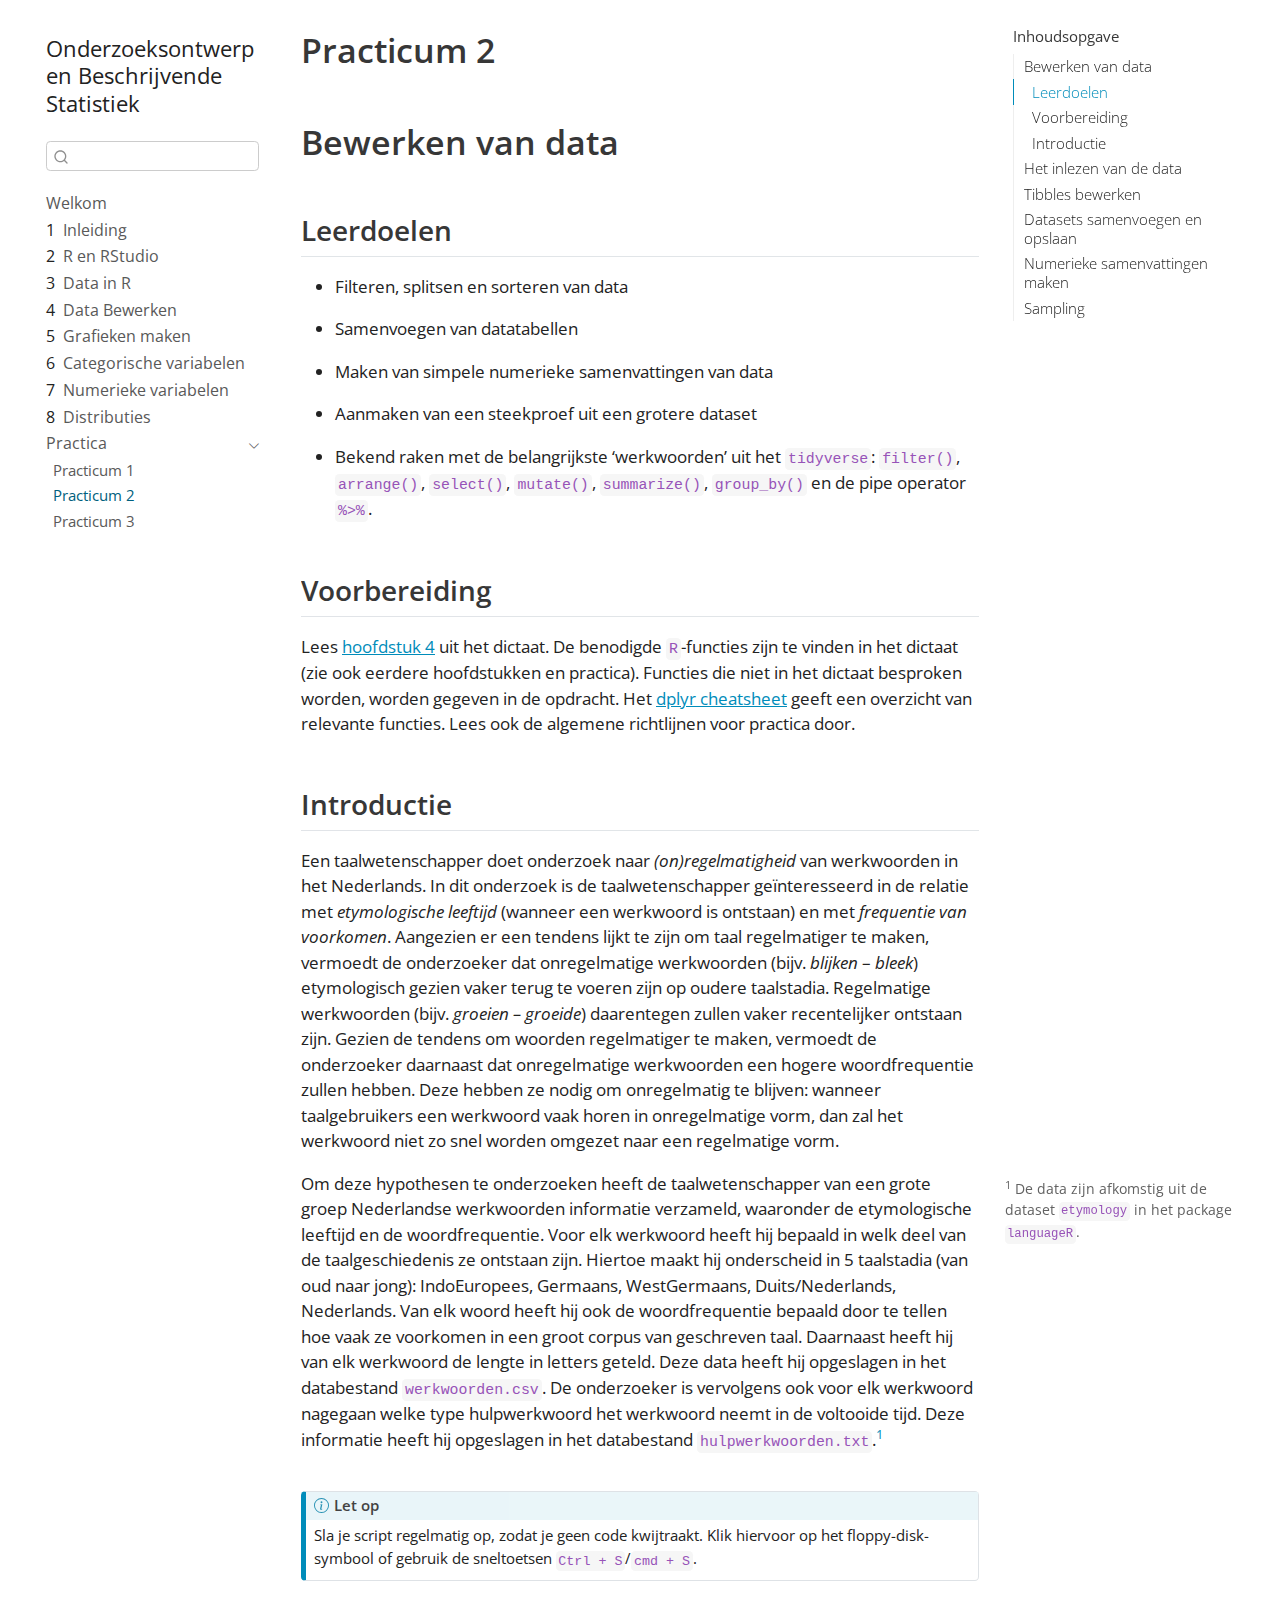
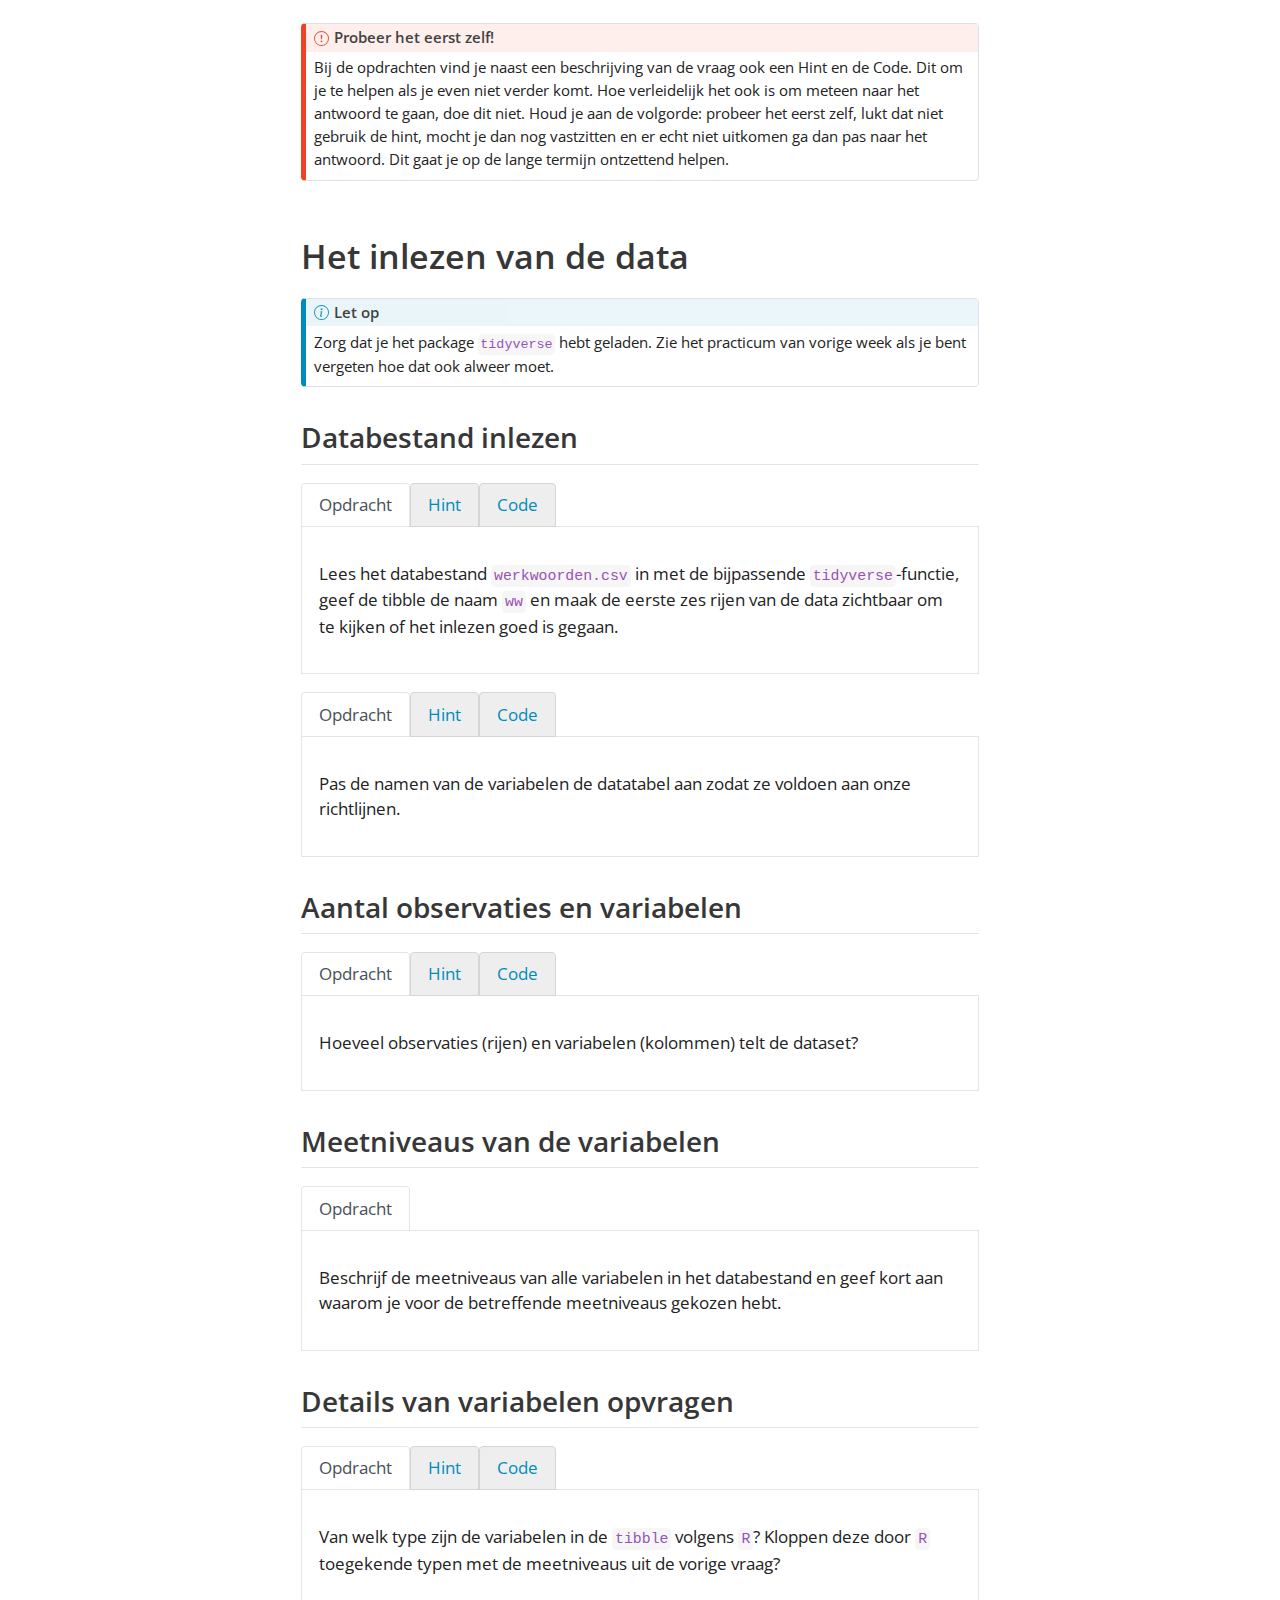
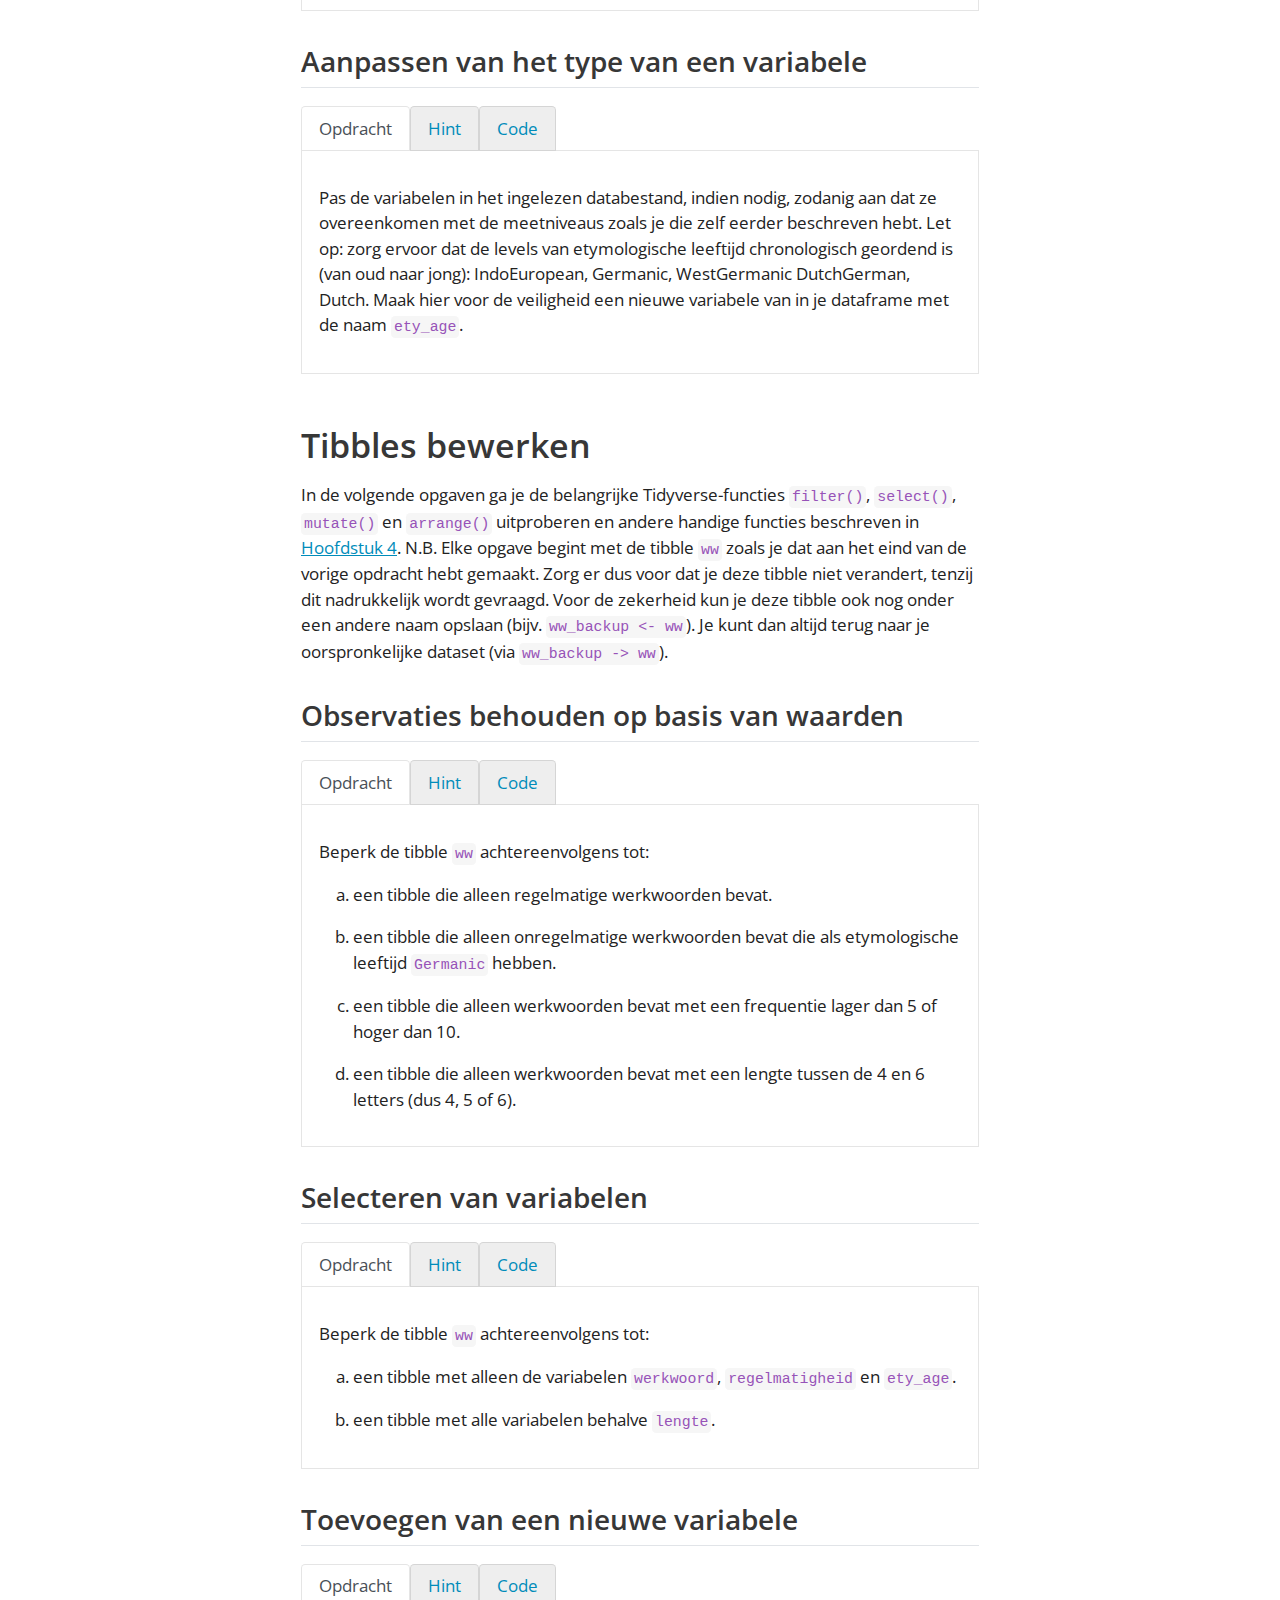
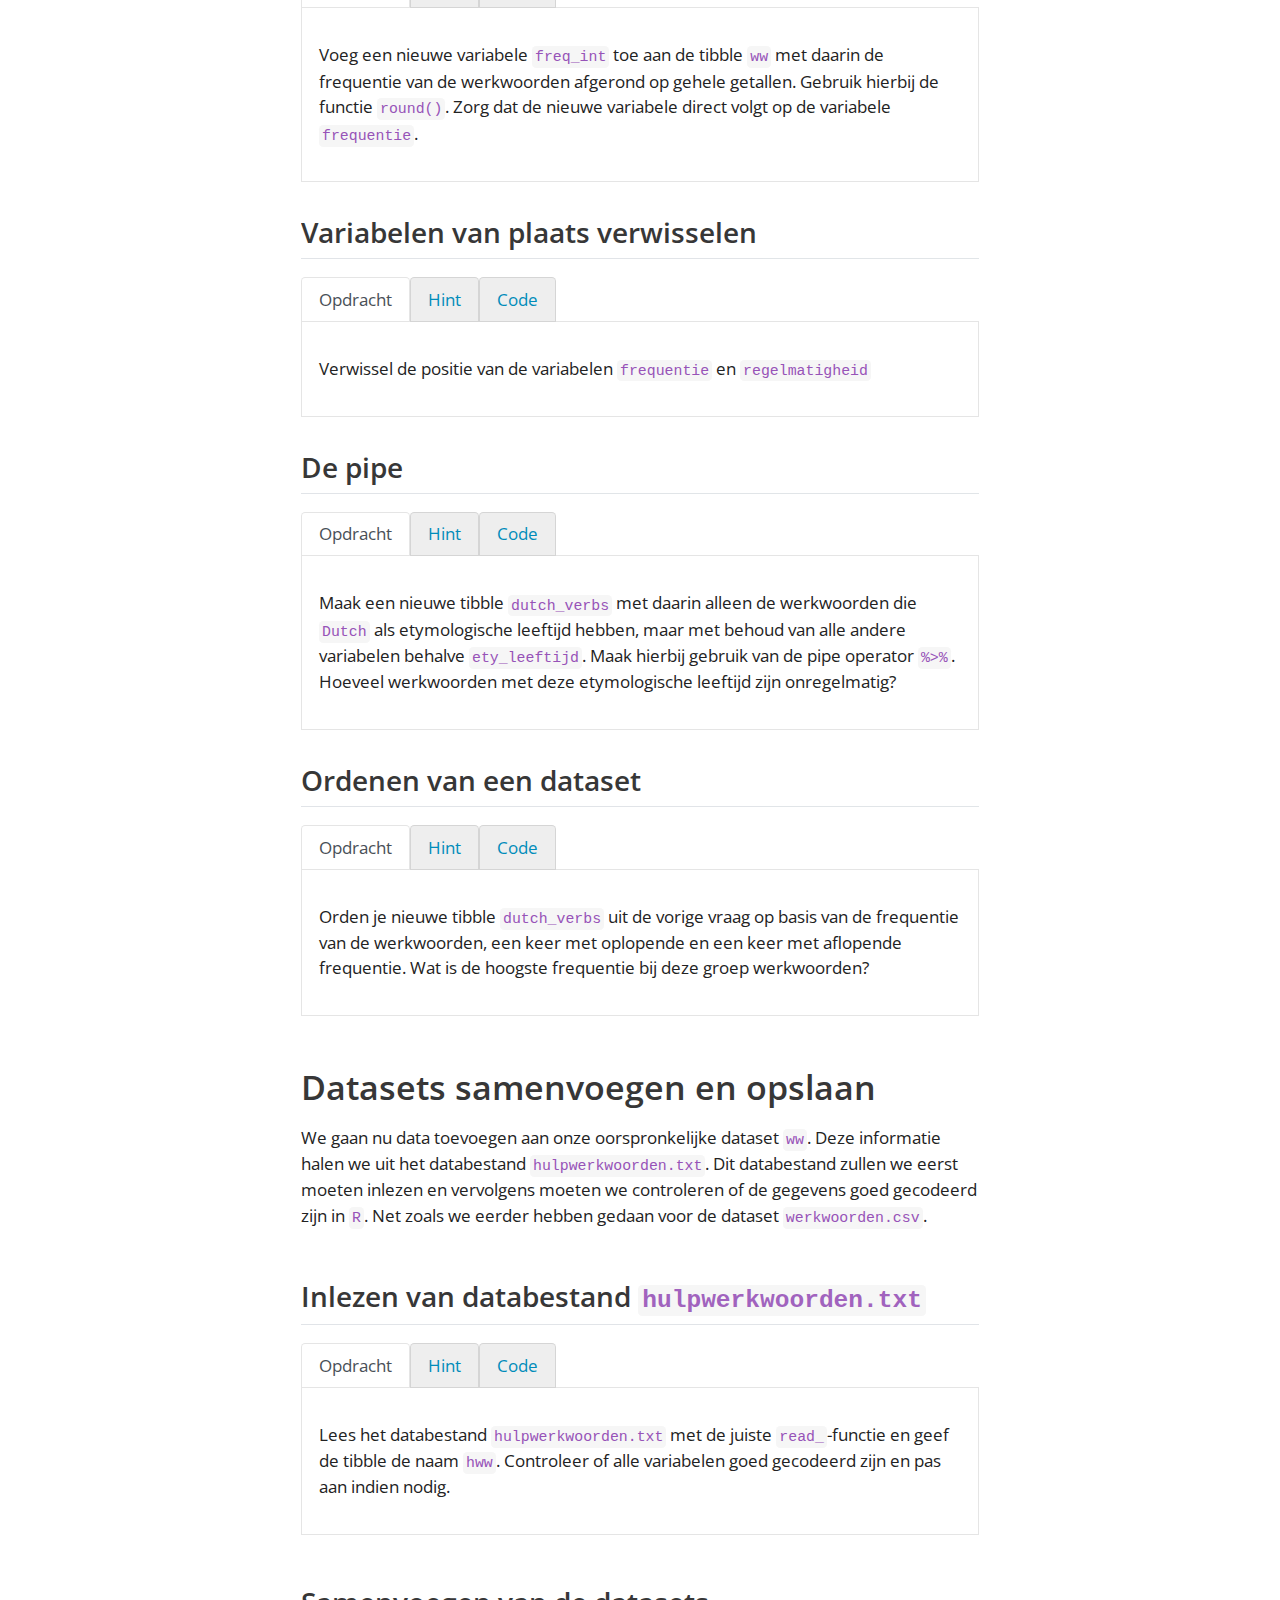
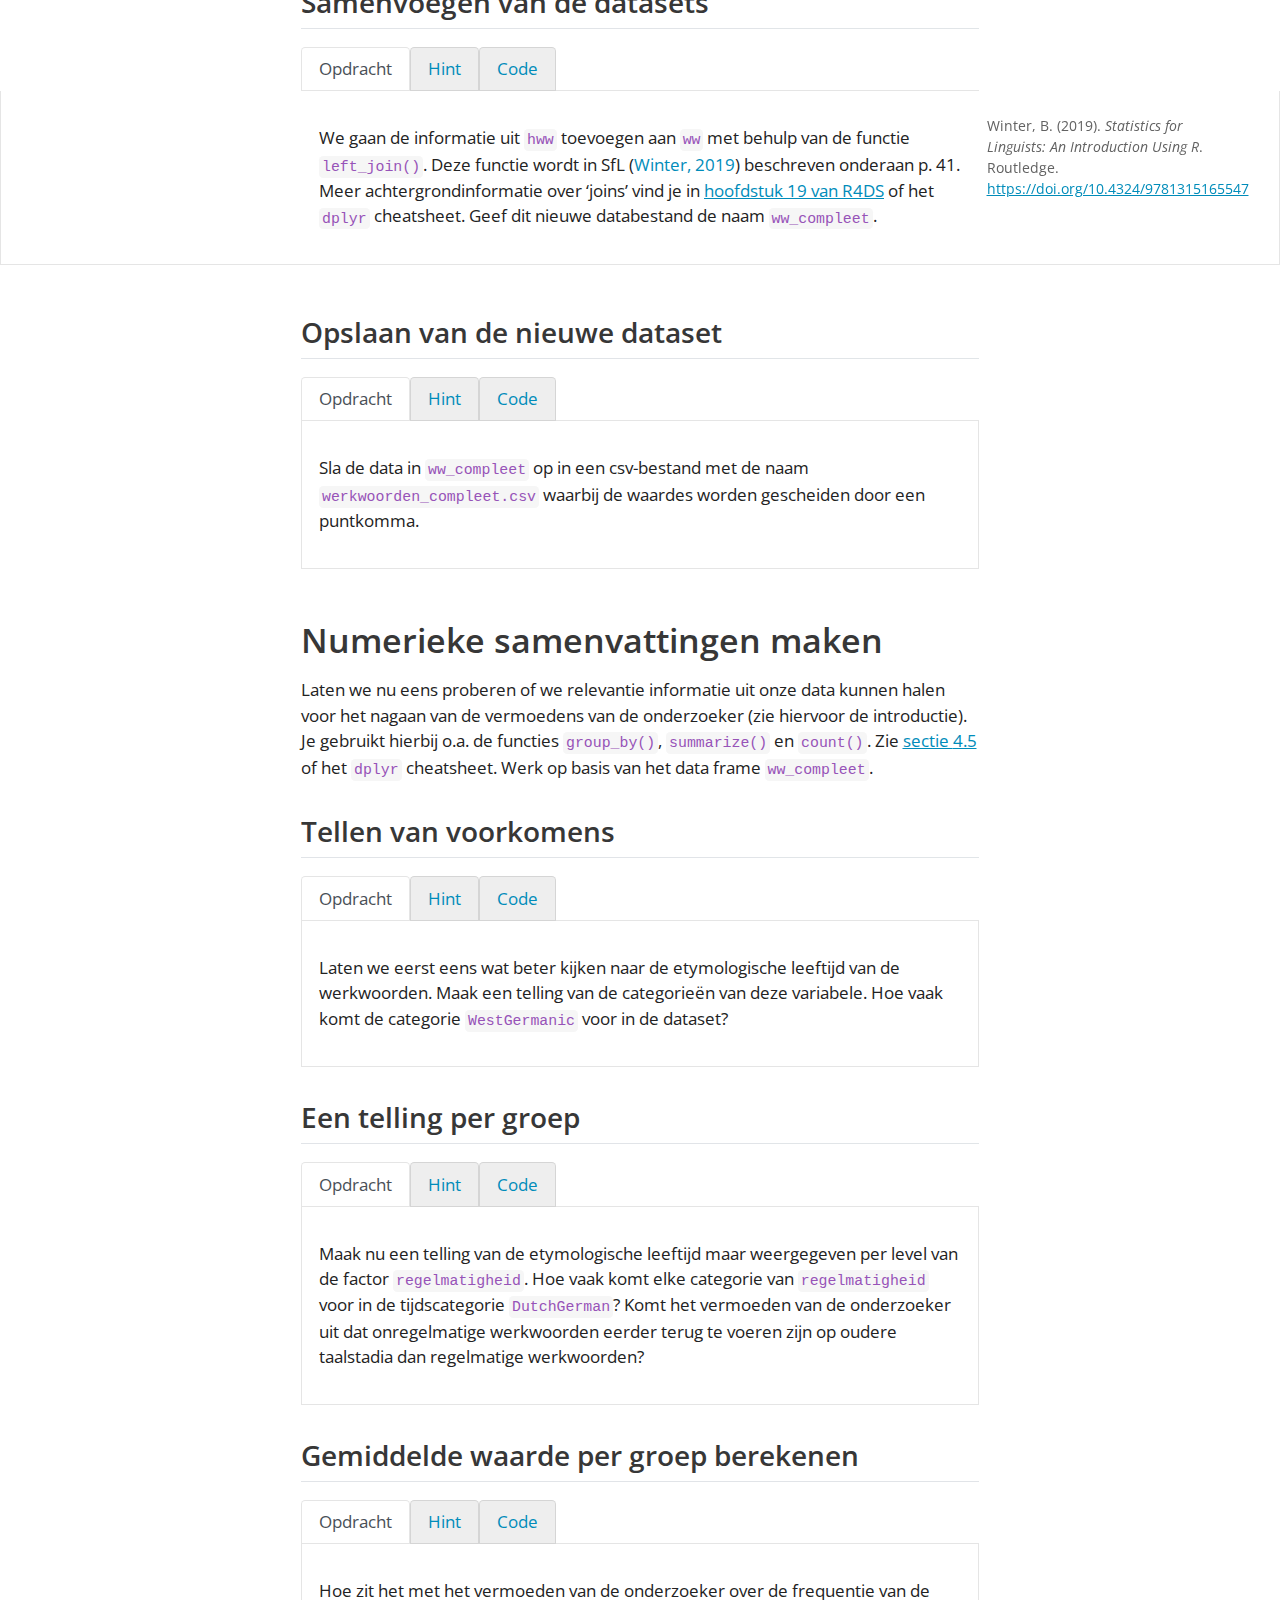
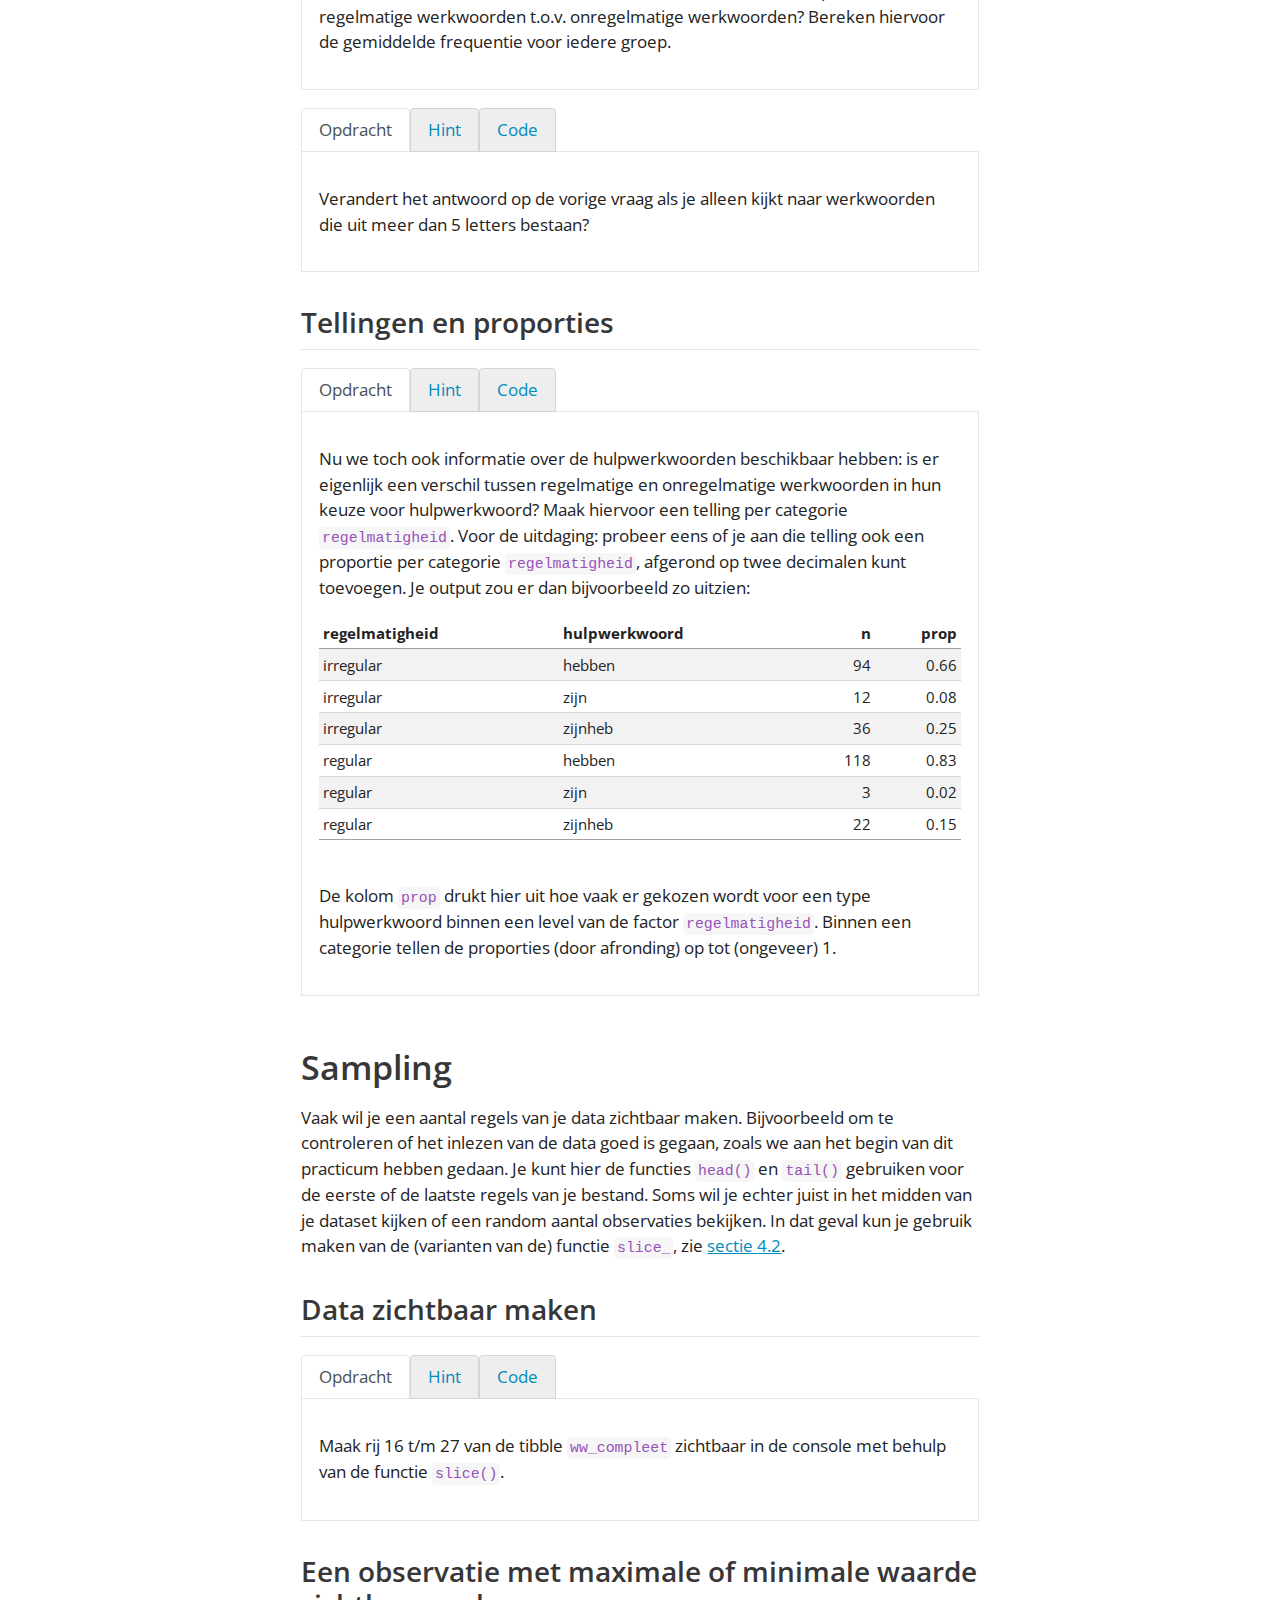
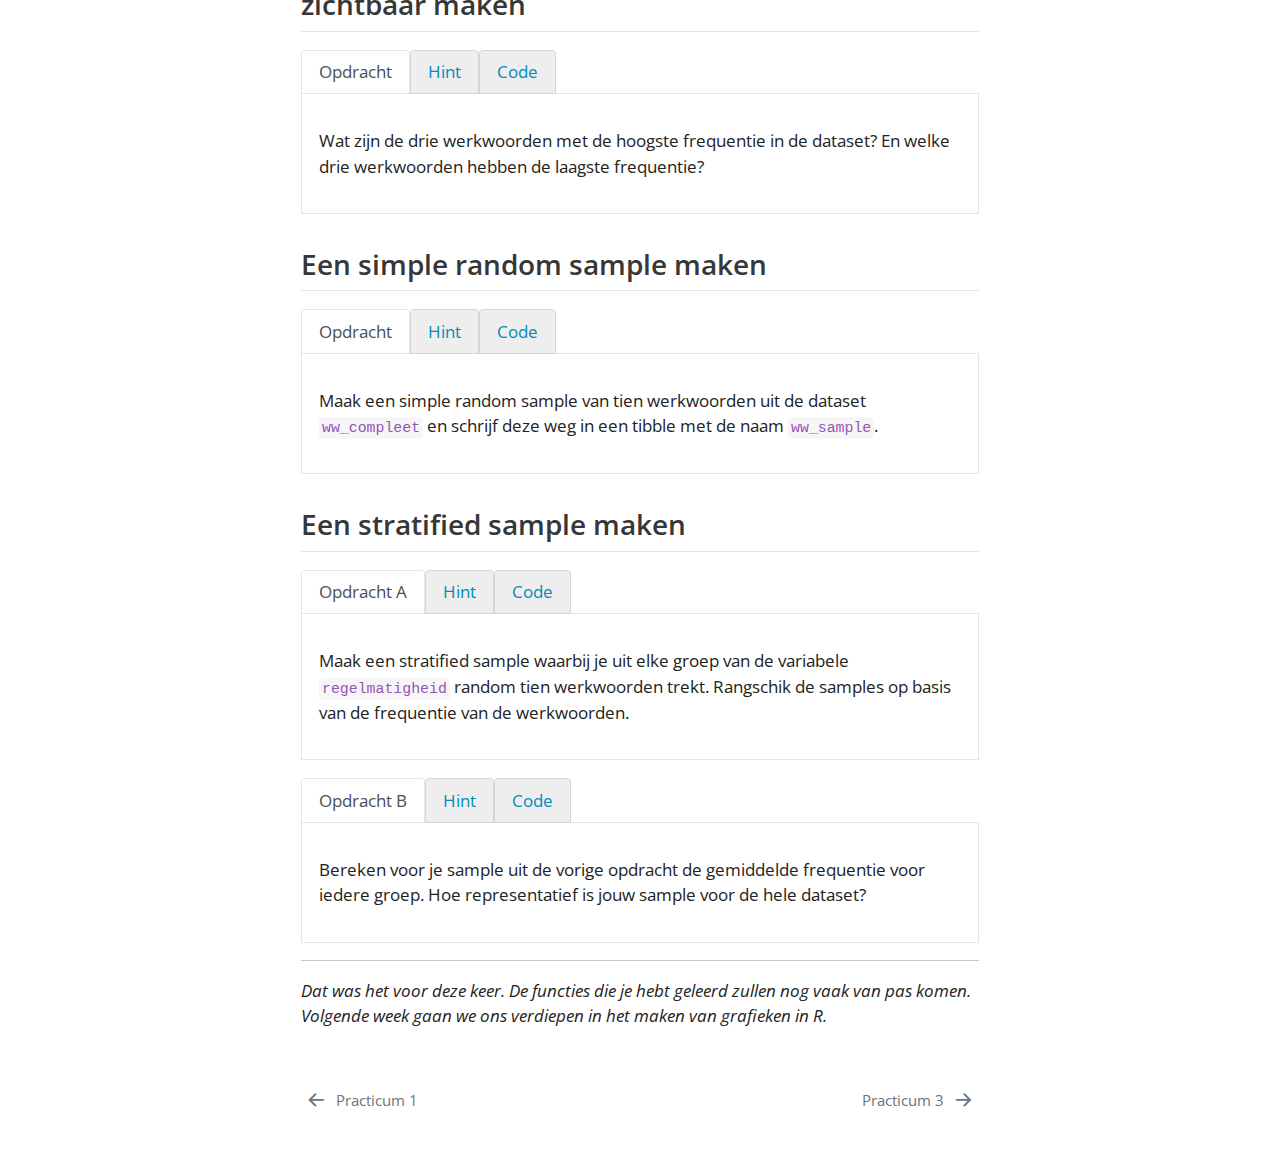
<file: OBS/_practica/practicum2.html>
<!DOCTYPE html>
<html xmlns="http://www.w3.org/1999/xhtml" lang="nl" xml:lang="nl"><head>

<meta charset="utf-8">
<meta name="generator" content="quarto-1.3.353">

<meta name="viewport" content="width=device-width, initial-scale=1.0, user-scalable=yes">


<title>Onderzoeksontwerp en Beschrijvende Statistiek - Practicum 2</title>
<style>
code{white-space: pre-wrap;}
span.smallcaps{font-variant: small-caps;}
div.columns{display: flex; gap: min(4vw, 1.5em);}
div.column{flex: auto; overflow-x: auto;}
div.hanging-indent{margin-left: 1.5em; text-indent: -1.5em;}
ul.task-list{list-style: none;}
ul.task-list li input[type="checkbox"] {
  width: 0.8em;
  margin: 0 0.8em 0.2em -1em; /* quarto-specific, see https://github.com/quarto-dev/quarto-cli/issues/4556 */ 
  vertical-align: middle;
}
/* CSS for syntax highlighting */
pre > code.sourceCode { white-space: pre; position: relative; }
pre > code.sourceCode > span { display: inline-block; line-height: 1.25; }
pre > code.sourceCode > span:empty { height: 1.2em; }
.sourceCode { overflow: visible; }
code.sourceCode > span { color: inherit; text-decoration: inherit; }
div.sourceCode { margin: 1em 0; }
pre.sourceCode { margin: 0; }
@media screen {
div.sourceCode { overflow: auto; }
}
@media print {
pre > code.sourceCode { white-space: pre-wrap; }
pre > code.sourceCode > span { text-indent: -5em; padding-left: 5em; }
}
pre.numberSource code
  { counter-reset: source-line 0; }
pre.numberSource code > span
  { position: relative; left: -4em; counter-increment: source-line; }
pre.numberSource code > span > a:first-child::before
  { content: counter(source-line);
    position: relative; left: -1em; text-align: right; vertical-align: baseline;
    border: none; display: inline-block;
    -webkit-touch-callout: none; -webkit-user-select: none;
    -khtml-user-select: none; -moz-user-select: none;
    -ms-user-select: none; user-select: none;
    padding: 0 4px; width: 4em;
  }
pre.numberSource { margin-left: 3em;  padding-left: 4px; }
div.sourceCode
  {   }
@media screen {
pre > code.sourceCode > span > a:first-child::before { text-decoration: underline; }
}
/* CSS for citations */
div.csl-bib-body { }
div.csl-entry {
  clear: both;
}
.hanging-indent div.csl-entry {
  margin-left:2em;
  text-indent:-2em;
}
div.csl-left-margin {
  min-width:2em;
  float:left;
}
div.csl-right-inline {
  margin-left:2em;
  padding-left:1em;
}
div.csl-indent {
  margin-left: 2em;
}</style>


<script src="../site_libs/quarto-nav/quarto-nav.js"></script>
<script src="../site_libs/quarto-nav/headroom.min.js"></script>
<script src="../site_libs/clipboard/clipboard.min.js"></script>
<script src="../site_libs/quarto-search/autocomplete.umd.js"></script>
<script src="../site_libs/quarto-search/fuse.min.js"></script>
<script src="../site_libs/quarto-search/quarto-search.js"></script>
<meta name="quarto:offset" content="../">
<link href="../_practica/practicum3.html" rel="next">
<link href="../_practica/practicum1.html" rel="prev">
<script src="../site_libs/quarto-html/quarto.js"></script>
<script src="../site_libs/quarto-html/popper.min.js"></script>
<script src="../site_libs/quarto-html/tippy.umd.min.js"></script>
<script src="../site_libs/quarto-html/anchor.min.js"></script>
<link href="../site_libs/quarto-html/tippy.css" rel="stylesheet">
<link href="../site_libs/quarto-html/quarto-syntax-highlighting.css" rel="stylesheet" id="quarto-text-highlighting-styles">
<script src="../site_libs/bootstrap/bootstrap.min.js"></script>
<link href="../site_libs/bootstrap/bootstrap-icons.css" rel="stylesheet">
<link href="../site_libs/bootstrap/bootstrap.min.css" rel="stylesheet" id="quarto-bootstrap" data-mode="light">
<script id="quarto-search-options" type="application/json">{
  "location": "sidebar",
  "copy-button": false,
  "collapse-after": 3,
  "panel-placement": "start",
  "type": "textbox",
  "limit": 20,
  "language": {
    "search-no-results-text": "Geen resultaten",
    "search-matching-documents-text": "Gevonden documenten",
    "search-copy-link-title": "Kopieer link om te zoeken",
    "search-hide-matches-text": "Extra overeenkomsten verbergen",
    "search-more-match-text": "meer overeenkomst in dit document",
    "search-more-matches-text": "meer overeenkomsten in dit document",
    "search-clear-button-title": "Wissen",
    "search-detached-cancel-button-title": "Annuleren",
    "search-submit-button-title": "Verzenden"
  }
}</script>


</head>

<body class="nav-sidebar floating slimcontent">

<div id="quarto-search-results"></div>
  <header id="quarto-header" class="headroom fixed-top">
  <nav class="quarto-secondary-nav">
    <div class="container-fluid d-flex">
      <button type="button" class="quarto-btn-toggle btn" data-bs-toggle="collapse" data-bs-target="#quarto-sidebar,#quarto-sidebar-glass" aria-controls="quarto-sidebar" aria-expanded="false" aria-label="Schakel zijbalk in" onclick="if (window.quartoToggleHeadroom) { window.quartoToggleHeadroom(); }">
        <i class="bi bi-layout-text-sidebar-reverse"></i>
      </button>
      <nav class="quarto-page-breadcrumbs" aria-label="breadcrumb"><ol class="breadcrumb"><li class="breadcrumb-item"><a href="../practica.html">Practica</a></li><li class="breadcrumb-item"><a href="../_practica/practicum2.html">Practicum 2</a></li></ol></nav>
      <a class="flex-grow-1" role="button" data-bs-toggle="collapse" data-bs-target="#quarto-sidebar,#quarto-sidebar-glass" aria-controls="quarto-sidebar" aria-expanded="false" aria-label="Schakel zijbalk in" onclick="if (window.quartoToggleHeadroom) { window.quartoToggleHeadroom(); }">      
      </a>
      <button type="button" class="btn quarto-search-button" aria-label="Zoeken" onclick="window.quartoOpenSearch();">
        <i class="bi bi-search"></i>
      </button>
    </div>
  </nav>
</header>
<!-- content -->
<div id="quarto-content" class="quarto-container page-columns page-rows-contents page-layout-article">
<!-- sidebar -->
  <nav id="quarto-sidebar" class="sidebar collapse collapse-horizontal sidebar-navigation floating overflow-auto">
    <div class="pt-lg-2 mt-2 text-left sidebar-header">
    <div class="sidebar-title mb-0 py-0">
      <a href="../">Onderzoeksontwerp en Beschrijvende Statistiek</a> 
    </div>
      </div>
        <div class="mt-2 flex-shrink-0 align-items-center">
        <div class="sidebar-search">
        <div id="quarto-search" class="" title="Zoeken"></div>
        </div>
        </div>
    <div class="sidebar-menu-container"> 
    <ul class="list-unstyled mt-1">
        <li class="sidebar-item">
  <div class="sidebar-item-container"> 
  <a href="../index.html" class="sidebar-item-text sidebar-link">
 <span class="menu-text">Welkom</span></a>
  </div>
</li>
        <li class="sidebar-item">
  <div class="sidebar-item-container"> 
  <a href="../intro.html" class="sidebar-item-text sidebar-link">
 <span class="menu-text"><span class="chapter-number">1</span>&nbsp; <span class="chapter-title">Inleiding</span></span></a>
  </div>
</li>
        <li class="sidebar-item">
  <div class="sidebar-item-container"> 
  <a href="../R.html" class="sidebar-item-text sidebar-link">
 <span class="menu-text"><span class="chapter-number">2</span>&nbsp; <span class="chapter-title">R en RStudio</span></span></a>
  </div>
</li>
        <li class="sidebar-item">
  <div class="sidebar-item-container"> 
  <a href="../data.html" class="sidebar-item-text sidebar-link">
 <span class="menu-text"><span class="chapter-number">3</span>&nbsp; <span class="chapter-title">Data in R</span></span></a>
  </div>
</li>
        <li class="sidebar-item">
  <div class="sidebar-item-container"> 
  <a href="../bewerken.html" class="sidebar-item-text sidebar-link">
 <span class="menu-text"><span class="chapter-number">4</span>&nbsp; <span class="chapter-title">Data Bewerken</span></span></a>
  </div>
</li>
        <li class="sidebar-item">
  <div class="sidebar-item-container"> 
  <a href="../grafieken.html" class="sidebar-item-text sidebar-link">
 <span class="menu-text"><span class="chapter-number">5</span>&nbsp; <span class="chapter-title">Grafieken maken</span></span></a>
  </div>
</li>
        <li class="sidebar-item">
  <div class="sidebar-item-container"> 
  <a href="../factoren.html" class="sidebar-item-text sidebar-link">
 <span class="menu-text"><span class="chapter-number">6</span>&nbsp; <span class="chapter-title">Categorische variabelen</span></span></a>
  </div>
</li>
        <li class="sidebar-item">
  <div class="sidebar-item-container"> 
  <a href="../numeriek.html" class="sidebar-item-text sidebar-link">
 <span class="menu-text"><span class="chapter-number">7</span>&nbsp; <span class="chapter-title">Numerieke variabelen</span></span></a>
  </div>
</li>
        <li class="sidebar-item">
  <div class="sidebar-item-container"> 
  <a href="../distributies.html" class="sidebar-item-text sidebar-link">
 <span class="menu-text"><span class="chapter-number">8</span>&nbsp; <span class="chapter-title">Distributies</span></span></a>
  </div>
</li>
        <li class="sidebar-item sidebar-item-section">
      <div class="sidebar-item-container"> 
            <a href="../practica.html" class="sidebar-item-text sidebar-link">
 <span class="menu-text">Practica</span></a>
          <a class="sidebar-item-toggle text-start" data-bs-toggle="collapse" data-bs-target="#quarto-sidebar-section-1" aria-expanded="true" aria-label="Schakel sectie">
            <i class="bi bi-chevron-right ms-2"></i>
          </a> 
      </div>
      <ul id="quarto-sidebar-section-1" class="collapse list-unstyled sidebar-section depth1 show">  
          <li class="sidebar-item">
  <div class="sidebar-item-container"> 
  <a href="../_practica/practicum1.html" class="sidebar-item-text sidebar-link">
 <span class="menu-text">Practicum 1</span></a>
  </div>
</li>
          <li class="sidebar-item">
  <div class="sidebar-item-container"> 
  <a href="../_practica/practicum2.html" class="sidebar-item-text sidebar-link active">
 <span class="menu-text">Practicum 2</span></a>
  </div>
</li>
          <li class="sidebar-item">
  <div class="sidebar-item-container"> 
  <a href="../_practica/practicum3.html" class="sidebar-item-text sidebar-link">
 <span class="menu-text">Practicum 3</span></a>
  </div>
</li>
      </ul>
  </li>
    </ul>
    </div>
</nav>
<div id="quarto-sidebar-glass" data-bs-toggle="collapse" data-bs-target="#quarto-sidebar,#quarto-sidebar-glass"></div>
<!-- margin-sidebar -->
    <div id="quarto-margin-sidebar" class="sidebar margin-sidebar">
        <nav id="TOC" role="doc-toc" class="toc-active">
    <h2 id="toc-title">Inhoudsopgave</h2>
   
  <ul class="collapse">
  <li><a href="#bewerken-van-data" id="toc-bewerken-van-data" class="nav-link active" data-scroll-target="#bewerken-van-data">Bewerken van data</a>
  <ul class="collapse">
  <li><a href="#leerdoelen" id="toc-leerdoelen" class="nav-link" data-scroll-target="#leerdoelen">Leerdoelen</a></li>
  <li><a href="#voorbereiding" id="toc-voorbereiding" class="nav-link" data-scroll-target="#voorbereiding">Voorbereiding</a></li>
  <li><a href="#sec-pr2-intro" id="toc-sec-pr2-intro" class="nav-link" data-scroll-target="#sec-pr2-intro">Introductie</a></li>
  </ul></li>
  <li><a href="#het-inlezen-van-de-data" id="toc-het-inlezen-van-de-data" class="nav-link" data-scroll-target="#het-inlezen-van-de-data">Het inlezen van de data</a>
  <ul class="collapse">
  <li><a href="#sec-read" id="toc-sec-read" class="nav-link" data-scroll-target="#sec-read">Databestand inlezen</a></li>
  <li><a href="#aantal-observaties-en-variabelen" id="toc-aantal-observaties-en-variabelen" class="nav-link" data-scroll-target="#aantal-observaties-en-variabelen">Aantal observaties en variabelen</a></li>
  <li><a href="#sec-meet" id="toc-sec-meet" class="nav-link" data-scroll-target="#sec-meet">Meetniveaus van de variabelen</a></li>
  <li><a href="#details-van-variabelen-opvragen" id="toc-details-van-variabelen-opvragen" class="nav-link" data-scroll-target="#details-van-variabelen-opvragen">Details van variabelen opvragen</a></li>
  <li><a href="#aanpassen-van-het-type-van-een-variabele" id="toc-aanpassen-van-het-type-van-een-variabele" class="nav-link" data-scroll-target="#aanpassen-van-het-type-van-een-variabele">Aanpassen van het type van een variabele</a></li>
  </ul></li>
  <li><a href="#tibbles-bewerken" id="toc-tibbles-bewerken" class="nav-link" data-scroll-target="#tibbles-bewerken">Tibbles bewerken</a>
  <ul class="collapse">
  <li><a href="#sec-filter" id="toc-sec-filter" class="nav-link" data-scroll-target="#sec-filter">Observaties behouden op basis van waarden</a></li>
  <li><a href="#sec-select" id="toc-sec-select" class="nav-link" data-scroll-target="#sec-select">Selecteren van variabelen</a></li>
  <li><a href="#toevoegen-van-een-nieuwe-variabele" id="toc-toevoegen-van-een-nieuwe-variabele" class="nav-link" data-scroll-target="#toevoegen-van-een-nieuwe-variabele">Toevoegen van een nieuwe variabele</a></li>
  <li><a href="#variabelen-van-plaats-verwisselen" id="toc-variabelen-van-plaats-verwisselen" class="nav-link" data-scroll-target="#variabelen-van-plaats-verwisselen">Variabelen van plaats verwisselen</a></li>
  <li><a href="#de-pipe" id="toc-de-pipe" class="nav-link" data-scroll-target="#de-pipe">De pipe</a></li>
  <li><a href="#ordenen-van-een-dataset" id="toc-ordenen-van-een-dataset" class="nav-link" data-scroll-target="#ordenen-van-een-dataset">Ordenen van een dataset</a></li>
  </ul></li>
  <li><a href="#datasets-samenvoegen-en-opslaan" id="toc-datasets-samenvoegen-en-opslaan" class="nav-link" data-scroll-target="#datasets-samenvoegen-en-opslaan">Datasets samenvoegen en opslaan</a>
  <ul class="collapse">
  <li><a href="#inlezen-van-databestand-hulpwerkwoorden.txt" id="toc-inlezen-van-databestand-hulpwerkwoorden.txt" class="nav-link" data-scroll-target="#inlezen-van-databestand-hulpwerkwoorden.txt">Inlezen van databestand <code>hulpwerkwoorden.txt</code></a></li>
  <li><a href="#samenvoegen-van-de-datasets" id="toc-samenvoegen-van-de-datasets" class="nav-link" data-scroll-target="#samenvoegen-van-de-datasets">Samenvoegen van de datasets</a></li>
  <li><a href="#opslaan-van-de-nieuwe-dataset" id="toc-opslaan-van-de-nieuwe-dataset" class="nav-link" data-scroll-target="#opslaan-van-de-nieuwe-dataset">Opslaan van de nieuwe dataset</a></li>
  </ul></li>
  <li><a href="#numerieke-samenvattingen-maken" id="toc-numerieke-samenvattingen-maken" class="nav-link" data-scroll-target="#numerieke-samenvattingen-maken">Numerieke samenvattingen maken</a>
  <ul class="collapse">
  <li><a href="#tellen-van-voorkomens" id="toc-tellen-van-voorkomens" class="nav-link" data-scroll-target="#tellen-van-voorkomens">Tellen van voorkomens</a></li>
  <li><a href="#een-telling-per-groep" id="toc-een-telling-per-groep" class="nav-link" data-scroll-target="#een-telling-per-groep">Een telling per groep</a></li>
  <li><a href="#sec-gem-groep" id="toc-sec-gem-groep" class="nav-link" data-scroll-target="#sec-gem-groep">Gemiddelde waarde per groep berekenen</a></li>
  <li><a href="#tellingen-en-proporties" id="toc-tellingen-en-proporties" class="nav-link" data-scroll-target="#tellingen-en-proporties">Tellingen en proporties</a></li>
  </ul></li>
  <li><a href="#sampling" id="toc-sampling" class="nav-link" data-scroll-target="#sampling">Sampling</a>
  <ul class="collapse">
  <li><a href="#data-zichtbaar-maken" id="toc-data-zichtbaar-maken" class="nav-link" data-scroll-target="#data-zichtbaar-maken">Data zichtbaar maken</a></li>
  <li><a href="#een-observatie-met-maximale-of-minimale-waarde-zichtbaar-maken" id="toc-een-observatie-met-maximale-of-minimale-waarde-zichtbaar-maken" class="nav-link" data-scroll-target="#een-observatie-met-maximale-of-minimale-waarde-zichtbaar-maken">Een observatie met maximale of minimale waarde zichtbaar maken</a></li>
  <li><a href="#een-simple-random-sample-maken" id="toc-een-simple-random-sample-maken" class="nav-link" data-scroll-target="#een-simple-random-sample-maken">Een simple random sample maken</a></li>
  <li><a href="#een-stratified-sample-maken" id="toc-een-stratified-sample-maken" class="nav-link" data-scroll-target="#een-stratified-sample-maken">Een stratified sample maken</a></li>
  </ul></li>
  </ul>
</nav>
    </div>
<!-- main -->
<main class="content page-columns page-full" id="quarto-document-content">

<header id="title-block-header" class="quarto-title-block default">
<div class="quarto-title">
<h1 class="title">Practicum 2</h1>
</div>



<div class="quarto-title-meta">

    
  
    
  </div>
  

</header>

<section id="bewerken-van-data" class="level1 unnumbered page-columns page-full">
<h1 class="unnumbered">Bewerken van data</h1>
<section id="leerdoelen" class="level2">
<h2 class="anchored" data-anchor-id="leerdoelen">Leerdoelen</h2>
<ul>
<li><p>Filteren, splitsen en sorteren van data</p></li>
<li><p>Samenvoegen van datatabellen</p></li>
<li><p>Maken van simpele numerieke samenvattingen van data</p></li>
<li><p>Aanmaken van een steekproef uit een grotere dataset</p></li>
<li><p>Bekend raken met de belangrijkste ‘werkwoorden’ uit het <code>tidyverse</code>: <code>filter()</code>, <code>arrange()</code>, <code>select()</code>, <code>mutate()</code>, <code>summarize()</code>, <code>group_by()</code> en de pipe operator <code>%&gt;%</code>.</p></li>
</ul>
</section>
<section id="voorbereiding" class="level2">
<h2 class="anchored" data-anchor-id="voorbereiding">Voorbereiding</h2>
<p>Lees <a href="../bewerken.html">hoofdstuk&nbsp;<span>4</span></a> uit het dictaat. De benodigde <code>R</code>-functies zijn te vinden in het dictaat (zie ook eerdere hoofdstukken en practica). Functies die niet in het dictaat besproken worden, worden gegeven in de opdracht. Het <a href="https://raw.githubusercontent.com/rstudio/cheatsheets/main/data-transformation.pdf">dplyr cheatsheet</a> geeft een overzicht van relevante functies. Lees ook de algemene richtlijnen voor practica door.</p>
</section>
<section id="sec-pr2-intro" class="level2 page-columns page-full">
<h2 class="anchored" data-anchor-id="sec-pr2-intro">Introductie</h2>
<p>Een taalwetenschapper doet onderzoek naar <em>(on)regelmatigheid</em> van werkwoorden in het Nederlands. In dit onderzoek is de taalwetenschapper geïnteresseerd in de relatie met <em>etymologische leeftijd</em> (wanneer een werkwoord is ontstaan) en met <em>frequentie van voorkomen</em>. Aangezien er een tendens lijkt te zijn om taal regelmatiger te maken, vermoedt de onderzoeker dat onregelmatige werkwoorden (bijv. <em>blijken</em> – <em>bleek</em>) etymologisch gezien vaker terug te voeren zijn op oudere taalstadia. Regelmatige werkwoorden (bijv. <em>groeien – groeide</em>) daarentegen zullen vaker recentelijker ontstaan zijn. Gezien de tendens om woorden regelmatiger te maken, vermoedt de onderzoeker daarnaast dat onregelmatige werkwoorden een hogere woordfrequentie zullen hebben. Deze hebben ze nodig om onregelmatig te blijven: wanneer taalgebruikers een werkwoord vaak horen in onregelmatige vorm, dan zal het werkwoord niet zo snel worden omgezet naar een regelmatige vorm.</p>
<div class="page-columns page-full"><p>Om deze hypothesen te onderzoeken heeft de taalwetenschapper van een grote groep Nederlandse werkwoorden informatie verzameld, waaronder de etymologische leeftijd en de woordfrequentie. Voor elk werkwoord heeft hij bepaald in welk deel van de taalgeschiedenis ze ontstaan zijn. Hiertoe maakt hij onderscheid in 5 taalstadia (van oud naar jong): IndoEuropees, Germaans, WestGermaans, Duits/Nederlands, Nederlands. Van elk woord heeft hij ook de woordfrequentie bepaald door te tellen hoe vaak ze voorkomen in een groot corpus van geschreven taal. Daarnaast heeft hij van elk werkwoord de lengte in letters geteld. Deze data heeft hij opgeslagen in het databestand <code>werkwoorden.csv</code>. De onderzoeker is vervolgens ook voor elk werkwoord nagegaan welke type hulpwerkwoord het werkwoord neemt in de voltooide tijd. Deze informatie heeft hij opgeslagen in het databestand <code>hulpwerkwoorden.txt</code>.<a href="#fn1" class="footnote-ref" id="fnref1" role="doc-noteref"><sup>1</sup></a></p><div class="no-row-height column-margin column-container"><li id="fn1"><p><sup>1</sup>&nbsp;De data zijn afkomstig uit de dataset <code>etymology</code> in het package <code>languageR</code>.</p></li></div></div>
<div class="callout callout-style-default callout-note callout-titled" title="Let op">
<div class="callout-header d-flex align-content-center">
<div class="callout-icon-container">
<i class="callout-icon"></i>
</div>
<div class="callout-title-container flex-fill">
Let op
</div>
</div>
<div class="callout-body-container callout-body">
<p>Sla je script regelmatig op, zodat je geen code kwijtraakt. Klik hiervoor op het floppy-disk-symbool of gebruik de sneltoetsen <code>Ctrl + S</code>/<code>cmd + S</code>.</p>
</div>
</div>
<div class="callout callout-style-default callout-important callout-titled" title="Probeer het eerst zelf!">
<div class="callout-header d-flex align-content-center">
<div class="callout-icon-container">
<i class="callout-icon"></i>
</div>
<div class="callout-title-container flex-fill">
Probeer het eerst zelf!
</div>
</div>
<div class="callout-body-container callout-body">
<p>Bij de opdrachten vind je naast een beschrijving van de vraag ook een Hint en de Code. Dit om je te helpen als je even niet verder komt. Hoe verleidelijk het ook is om meteen naar het antwoord te gaan, doe dit niet. Houd je aan de volgorde: probeer het eerst zelf, lukt dat niet gebruik de hint, mocht je dan nog vastzitten en er echt niet uitkomen ga dan pas naar het antwoord. Dit gaat je op de lange termijn ontzettend helpen.</p>
</div>
</div>
</section>
</section>
<section id="het-inlezen-van-de-data" class="level1">
<h1>Het inlezen van de data</h1>
<div class="callout callout-style-default callout-note callout-titled" title="Let op">
<div class="callout-header d-flex align-content-center">
<div class="callout-icon-container">
<i class="callout-icon"></i>
</div>
<div class="callout-title-container flex-fill">
Let op
</div>
</div>
<div class="callout-body-container callout-body">
<p>Zorg dat je het package <code>tidyverse</code> hebt geladen. Zie het practicum van vorige week als je bent vergeten hoe dat ook alweer moet.</p>
</div>
</div>
<section id="sec-read" class="level2">
<h2 class="anchored" data-anchor-id="sec-read">Databestand inlezen</h2>
<div class="tabset-margin-container"></div><div class="panel-tabset">
<ul class="nav nav-tabs" role="tablist"><li class="nav-item" role="presentation"><a class="nav-link active" id="tabset-1-1-tab" data-bs-toggle="tab" data-bs-target="#tabset-1-1" role="tab" aria-controls="tabset-1-1" aria-selected="true" aria-current="page">Opdracht</a></li><li class="nav-item" role="presentation"><a class="nav-link" id="tabset-1-2-tab" data-bs-toggle="tab" data-bs-target="#tabset-1-2" role="tab" aria-controls="tabset-1-2" aria-selected="false">Hint</a></li><li class="nav-item" role="presentation"><a class="nav-link" id="tabset-1-3-tab" data-bs-toggle="tab" data-bs-target="#tabset-1-3" role="tab" aria-controls="tabset-1-3" aria-selected="false">Code</a></li></ul>
<div class="tab-content">
<div id="tabset-1-1" class="tab-pane active" role="tabpanel" aria-labelledby="tabset-1-1-tab">
<p>Lees het databestand <code>werkwoorden.csv</code> in met de bijpassende <code>tidyverse</code>-functie, geef de tibble de naam <code>ww</code> en maak de eerste zes rijen van de data zichtbaar om te kijken of het inlezen goed is gegaan.</p>
</div>
<div id="tabset-1-2" class="tab-pane" role="tabpanel" aria-labelledby="tabset-1-2-tab">
<p>Het databestand <code>werkwoorden.csv</code> een puntkomma als scheidingsteken (open het maar eens). Zie verder <a href="../data.html"><span>Hoofdstuk&nbsp;3</span></a>. Het zichtbaar maken van de eerste zes rijen heb je vorige week ook geoefend.</p>
</div>
<div id="tabset-1-3" class="tab-pane" role="tabpanel" aria-labelledby="tabset-1-3-tab">
<div class="cell">
<div class="sourceCode cell-code" id="cb1"><pre class="sourceCode r code-with-copy"><code class="sourceCode r"><span id="cb1-1"><a href="#cb1-1" aria-hidden="true" tabindex="-1"></a><span class="co">#N.B. in het eerste deel van de uitwerkingen maken we nog geen gebruik van de pipe-operator</span></span>
<span id="cb1-2"><a href="#cb1-2" aria-hidden="true" tabindex="-1"></a><span class="co"># Aanroepen package tidyverse (indien nog niet gedaan)</span></span>
<span id="cb1-3"><a href="#cb1-3" aria-hidden="true" tabindex="-1"></a><span class="fu">library</span>(tidyverse)</span>
<span id="cb1-4"><a href="#cb1-4" aria-hidden="true" tabindex="-1"></a></span>
<span id="cb1-5"><a href="#cb1-5" aria-hidden="true" tabindex="-1"></a><span class="co"># Inlezen data onder naam 'ww'</span></span>
<span id="cb1-6"><a href="#cb1-6" aria-hidden="true" tabindex="-1"></a> ww <span class="ot">&lt;-</span> <span class="fu">read_csv2</span>(<span class="st">"datasets/werkwoorden.csv"</span>)</span>
<span id="cb1-7"><a href="#cb1-7" aria-hidden="true" tabindex="-1"></a></span>
<span id="cb1-8"><a href="#cb1-8" aria-hidden="true" tabindex="-1"></a><span class="co"># N.B. hierboven wordt een relatief pad gebruikt naar het bestand. </span></span>
<span id="cb1-9"><a href="#cb1-9" aria-hidden="true" tabindex="-1"></a><span class="co"># Een absoluut pad zou ook werken (zie hoofdstuk 2)</span></span>
<span id="cb1-10"><a href="#cb1-10" aria-hidden="true" tabindex="-1"></a>    </span>
<span id="cb1-11"><a href="#cb1-11" aria-hidden="true" tabindex="-1"></a>    </span>
<span id="cb1-12"><a href="#cb1-12" aria-hidden="true" tabindex="-1"></a><span class="co"># Eerste zes rijen zichtbaar maken</span></span>
<span id="cb1-13"><a href="#cb1-13" aria-hidden="true" tabindex="-1"></a> <span class="fu">head</span>(ww)</span></code><button title="Kopieer naar klembord" class="code-copy-button"><i class="bi"></i></button></pre></div>
<div class="cell-output cell-output-stdout">
<pre><code># A tibble: 6 × 5
  Werkwoord Frequentie Regelmatigheid Lengte EtyLeeftijd 
  &lt;chr&gt;          &lt;dbl&gt; &lt;chr&gt;           &lt;dbl&gt; &lt;chr&gt;       
1 blijken         9.88 irregular           5 Germanic    
2 gloeien         6.91 regular             5 Germanic    
3 glimmen         7.03 irregular           4 Germanic    
4 rijzen          7.37 irregular           4 Germanic    
5 werpen          8.49 irregular           4 Germanic    
6 delven          6.17 irregular           4 WestGermanic</code></pre>
</div>
</div>
</div>
</div>
</div>
<div class="tabset-margin-container"></div><div class="panel-tabset">
<ul class="nav nav-tabs" role="tablist"><li class="nav-item" role="presentation"><a class="nav-link active" id="tabset-2-1-tab" data-bs-toggle="tab" data-bs-target="#tabset-2-1" role="tab" aria-controls="tabset-2-1" aria-selected="true">Opdracht</a></li><li class="nav-item" role="presentation"><a class="nav-link" id="tabset-2-2-tab" data-bs-toggle="tab" data-bs-target="#tabset-2-2" role="tab" aria-controls="tabset-2-2" aria-selected="false">Hint</a></li><li class="nav-item" role="presentation"><a class="nav-link" id="tabset-2-3-tab" data-bs-toggle="tab" data-bs-target="#tabset-2-3" role="tab" aria-controls="tabset-2-3" aria-selected="false">Code</a></li></ul>
<div class="tab-content">
<div id="tabset-2-1" class="tab-pane active" role="tabpanel" aria-labelledby="tabset-2-1-tab">
<p>Pas de namen van de variabelen de datatabel aan zodat ze voldoen aan onze richtlijnen.</p>
</div>
<div id="tabset-2-2" class="tab-pane" role="tabpanel" aria-labelledby="tabset-2-2-tab">
<p>Je kunt dit handmatig doen met de functie <code>rename()</code> of met de functie <code>clean_names()</code> uit het package <code>janitor</code>. Zie <a href="../data.html#sec-variabelennamen">Sectie&nbsp;<span>3.2.1</span></a>.</p>
</div>
<div id="tabset-2-3" class="tab-pane" role="tabpanel" aria-labelledby="tabset-2-3-tab">
<div class="cell">
<div class="sourceCode cell-code" id="cb3"><pre class="sourceCode r code-with-copy"><code class="sourceCode r"><span id="cb3-1"><a href="#cb3-1" aria-hidden="true" tabindex="-1"></a><span class="co"># Aanpassen variabelennamen</span></span>
<span id="cb3-2"><a href="#cb3-2" aria-hidden="true" tabindex="-1"></a>  ww <span class="ot">&lt;-</span> janitor<span class="sc">::</span><span class="fu">clean_names</span>(ww)</span>
<span id="cb3-3"><a href="#cb3-3" aria-hidden="true" tabindex="-1"></a></span>
<span id="cb3-4"><a href="#cb3-4" aria-hidden="true" tabindex="-1"></a><span class="co"># Controleren of het goed is gegaan</span></span>
<span id="cb3-5"><a href="#cb3-5" aria-hidden="true" tabindex="-1"></a> <span class="fu">names</span>(ww)</span></code><button title="Kopieer naar klembord" class="code-copy-button"><i class="bi"></i></button></pre></div>
<div class="cell-output cell-output-stdout">
<pre><code>[1] "werkwoord"      "frequentie"     "regelmatigheid" "lengte"        
[5] "ety_leeftijd"  </code></pre>
</div>
</div>
</div>
</div>
</div>
</section>
<section id="aantal-observaties-en-variabelen" class="level2">
<h2 class="anchored" data-anchor-id="aantal-observaties-en-variabelen">Aantal observaties en variabelen</h2>
<div class="tabset-margin-container"></div><div class="panel-tabset">
<ul class="nav nav-tabs" role="tablist"><li class="nav-item" role="presentation"><a class="nav-link active" id="tabset-3-1-tab" data-bs-toggle="tab" data-bs-target="#tabset-3-1" role="tab" aria-controls="tabset-3-1" aria-selected="true">Opdracht</a></li><li class="nav-item" role="presentation"><a class="nav-link" id="tabset-3-2-tab" data-bs-toggle="tab" data-bs-target="#tabset-3-2" role="tab" aria-controls="tabset-3-2" aria-selected="false">Hint</a></li><li class="nav-item" role="presentation"><a class="nav-link" id="tabset-3-3-tab" data-bs-toggle="tab" data-bs-target="#tabset-3-3" role="tab" aria-controls="tabset-3-3" aria-selected="false">Code</a></li></ul>
<div class="tab-content">
<div id="tabset-3-1" class="tab-pane active" role="tabpanel" aria-labelledby="tabset-3-1-tab">
<p>Hoeveel observaties (rijen) en variabelen (kolommen) telt de dataset?</p>
</div>
<div id="tabset-3-2" class="tab-pane" role="tabpanel" aria-labelledby="tabset-3-2-tab">
<p>Vorige week hebben we hiervoor de functies <code>nrow()</code> en <code>ncol()</code> geleerd.</p>
</div>
<div id="tabset-3-3" class="tab-pane" role="tabpanel" aria-labelledby="tabset-3-3-tab">
<div class="cell">
<div class="sourceCode cell-code" id="cb5"><pre class="sourceCode r code-with-copy"><code class="sourceCode r"><span id="cb5-1"><a href="#cb5-1" aria-hidden="true" tabindex="-1"></a><span class="co"># Aantal observaties (rijen) en variabelen (kolommen)</span></span>
<span id="cb5-2"><a href="#cb5-2" aria-hidden="true" tabindex="-1"></a>  <span class="fu">nrow</span>(ww); <span class="fu">ncol</span>(ww)</span></code><button title="Kopieer naar klembord" class="code-copy-button"><i class="bi"></i></button></pre></div>
<div class="cell-output cell-output-stdout">
<pre><code>[1] 285</code></pre>
</div>
<div class="cell-output cell-output-stdout">
<pre><code>[1] 5</code></pre>
</div>
<div class="sourceCode cell-code" id="cb8"><pre class="sourceCode r code-with-copy"><code class="sourceCode r"><span id="cb8-1"><a href="#cb8-1" aria-hidden="true" tabindex="-1"></a> <span class="co">#alternatief printen van tibble naar de console: </span></span>
<span id="cb8-2"><a href="#cb8-2" aria-hidden="true" tabindex="-1"></a>   ww</span></code><button title="Kopieer naar klembord" class="code-copy-button"><i class="bi"></i></button></pre></div>
<div class="cell-output cell-output-stdout">
<pre><code># A tibble: 285 × 5
   werkwoord frequentie regelmatigheid lengte ety_leeftijd
   &lt;chr&gt;          &lt;dbl&gt; &lt;chr&gt;           &lt;dbl&gt; &lt;chr&gt;       
 1 blijken         9.88 irregular           5 Germanic    
 2 gloeien         6.91 regular             5 Germanic    
 3 glimmen         7.03 irregular           4 Germanic    
 4 rijzen          7.37 irregular           4 Germanic    
 5 werpen          8.49 irregular           4 Germanic    
 6 delven          6.17 irregular           4 WestGermanic
 7 snikken         6.72 regular             4 Germanic    
 8 laten          11.1  irregular           4 Germanic    
 9 snijden         7.89 irregular           5 Germanic    
10 schrikken       8.20 irregular           6 DutchGerman 
# ℹ 275 more rows</code></pre>
</div>
<div class="sourceCode cell-code" id="cb10"><pre class="sourceCode r code-with-copy"><code class="sourceCode r"><span id="cb10-1"><a href="#cb10-1" aria-hidden="true" tabindex="-1"></a>   <span class="fu">print</span>(ww)</span></code><button title="Kopieer naar klembord" class="code-copy-button"><i class="bi"></i></button></pre></div>
<div class="cell-output cell-output-stdout">
<pre><code># A tibble: 285 × 5
   werkwoord frequentie regelmatigheid lengte ety_leeftijd
   &lt;chr&gt;          &lt;dbl&gt; &lt;chr&gt;           &lt;dbl&gt; &lt;chr&gt;       
 1 blijken         9.88 irregular           5 Germanic    
 2 gloeien         6.91 regular             5 Germanic    
 3 glimmen         7.03 irregular           4 Germanic    
 4 rijzen          7.37 irregular           4 Germanic    
 5 werpen          8.49 irregular           4 Germanic    
 6 delven          6.17 irregular           4 WestGermanic
 7 snikken         6.72 regular             4 Germanic    
 8 laten          11.1  irregular           4 Germanic    
 9 snijden         7.89 irregular           5 Germanic    
10 schrikken       8.20 irregular           6 DutchGerman 
# ℹ 275 more rows</code></pre>
</div>
</div>
</div>
</div>
</div>
</section>
<section id="sec-meet" class="level2">
<h2 class="anchored" data-anchor-id="sec-meet">Meetniveaus van de variabelen</h2>
<div class="tabset-margin-container"></div><div class="panel-tabset">
<ul class="nav nav-tabs" role="tablist"><li class="nav-item" role="presentation"><a class="nav-link active" id="tabset-4-1-tab" data-bs-toggle="tab" data-bs-target="#tabset-4-1" role="tab" aria-controls="tabset-4-1" aria-selected="true">Opdracht</a></li></ul>
<div class="tab-content">
<div id="tabset-4-1" class="tab-pane active" role="tabpanel" aria-labelledby="tabset-4-1-tab">
<p>Beschrijf de meetniveaus van alle variabelen in het databestand en geef kort aan waarom je voor de betreffende meetniveaus gekozen hebt.</p>
</div>
</div>
</div>
</section>
<section id="details-van-variabelen-opvragen" class="level2">
<h2 class="anchored" data-anchor-id="details-van-variabelen-opvragen">Details van variabelen opvragen</h2>
<div class="tabset-margin-container"></div><div class="panel-tabset">
<ul class="nav nav-tabs" role="tablist"><li class="nav-item" role="presentation"><a class="nav-link active" id="tabset-5-1-tab" data-bs-toggle="tab" data-bs-target="#tabset-5-1" role="tab" aria-controls="tabset-5-1" aria-selected="true">Opdracht</a></li><li class="nav-item" role="presentation"><a class="nav-link" id="tabset-5-2-tab" data-bs-toggle="tab" data-bs-target="#tabset-5-2" role="tab" aria-controls="tabset-5-2" aria-selected="false">Hint</a></li><li class="nav-item" role="presentation"><a class="nav-link" id="tabset-5-3-tab" data-bs-toggle="tab" data-bs-target="#tabset-5-3" role="tab" aria-controls="tabset-5-3" aria-selected="false">Code</a></li></ul>
<div class="tab-content">
<div id="tabset-5-1" class="tab-pane active" role="tabpanel" aria-labelledby="tabset-5-1-tab">
<p>Van welk type zijn de variabelen in de <code>tibble</code> volgens <code>R</code>? Kloppen deze door <code>R</code> toegekende typen met de meetniveaus uit de vorige vraag?</p>
</div>
<div id="tabset-5-2" class="tab-pane" role="tabpanel" aria-labelledby="tabset-5-2-tab">
<p>Om dit te achterhalen kun je bij <code>tibbles</code> de functies <code>glimpse()</code> of <code>str()</code> gebruiken. Zie <a href="../data.html#sec-variabele-aanpassen">sectie&nbsp;<span>3.2.2</span></a>.</p>
</div>
<div id="tabset-5-3" class="tab-pane" role="tabpanel" aria-labelledby="tabset-5-3-tab">
<div class="cell">
<div class="sourceCode cell-code" id="cb12"><pre class="sourceCode r code-with-copy"><code class="sourceCode r"><span id="cb12-1"><a href="#cb12-1" aria-hidden="true" tabindex="-1"></a><span class="co"># Details variabelen opvragen. N.B. resultaten kunnen afhangen van je computerinstellingen</span></span>
<span id="cb12-2"><a href="#cb12-2" aria-hidden="true" tabindex="-1"></a> <span class="fu">glimpse</span>(ww)</span></code><button title="Kopieer naar klembord" class="code-copy-button"><i class="bi"></i></button></pre></div>
<div class="cell-output cell-output-stdout">
<pre><code>Rows: 285
Columns: 5
$ werkwoord      &lt;chr&gt; "blijken", "gloeien", "glimmen", "rijzen", "werpen", "d…
$ frequentie     &lt;dbl&gt; 9.883183, 6.908755, 7.025538, 7.373374, 8.493515, 6.173…
$ regelmatigheid &lt;chr&gt; "irregular", "regular", "irregular", "irregular", "irre…
$ lengte         &lt;dbl&gt; 5, 5, 4, 4, 4, 4, 4, 4, 5, 6, 3, 5, 5, 6, 4, 4, 4, 4, 6…
$ ety_leeftijd   &lt;chr&gt; "Germanic", "Germanic", "Germanic", "Germanic", "German…</code></pre>
</div>
<div class="sourceCode cell-code" id="cb14"><pre class="sourceCode r code-with-copy"><code class="sourceCode r"><span id="cb14-1"><a href="#cb14-1" aria-hidden="true" tabindex="-1"></a>  <span class="co">#alternatief:</span></span>
<span id="cb14-2"><a href="#cb14-2" aria-hidden="true" tabindex="-1"></a>  <span class="fu">str</span>(ww)</span></code><button title="Kopieer naar klembord" class="code-copy-button"><i class="bi"></i></button></pre></div>
<div class="cell-output cell-output-stdout">
<pre><code>spc_tbl_ [285 × 5] (S3: spec_tbl_df/tbl_df/tbl/data.frame)
 $ werkwoord     : chr [1:285] "blijken" "gloeien" "glimmen" "rijzen" ...
 $ frequentie    : num [1:285] 9.88 6.91 7.03 7.37 8.49 ...
 $ regelmatigheid: chr [1:285] "irregular" "regular" "irregular" "irregular" ...
 $ lengte        : num [1:285] 5 5 4 4 4 4 4 4 5 6 ...
 $ ety_leeftijd  : chr [1:285] "Germanic" "Germanic" "Germanic" "Germanic" ...
 - attr(*, "spec")=
  .. cols(
  ..   Werkwoord = col_character(),
  ..   Frequentie = col_double(),
  ..   Regelmatigheid = col_character(),
  ..   Lengte = col_double(),
  ..   EtyLeeftijd = col_character()
  .. )
 - attr(*, "problems")=&lt;externalptr&gt; </code></pre>
</div>
</div>
</div>
</div>
</div>
</section>
<section id="aanpassen-van-het-type-van-een-variabele" class="level2">
<h2 class="anchored" data-anchor-id="aanpassen-van-het-type-van-een-variabele">Aanpassen van het type van een variabele</h2>
<div class="tabset-margin-container"></div><div class="panel-tabset">
<ul class="nav nav-tabs" role="tablist"><li class="nav-item" role="presentation"><a class="nav-link active" id="tabset-6-1-tab" data-bs-toggle="tab" data-bs-target="#tabset-6-1" role="tab" aria-controls="tabset-6-1" aria-selected="true">Opdracht</a></li><li class="nav-item" role="presentation"><a class="nav-link" id="tabset-6-2-tab" data-bs-toggle="tab" data-bs-target="#tabset-6-2" role="tab" aria-controls="tabset-6-2" aria-selected="false">Hint</a></li><li class="nav-item" role="presentation"><a class="nav-link" id="tabset-6-3-tab" data-bs-toggle="tab" data-bs-target="#tabset-6-3" role="tab" aria-controls="tabset-6-3" aria-selected="false">Code</a></li></ul>
<div class="tab-content">
<div id="tabset-6-1" class="tab-pane active" role="tabpanel" aria-labelledby="tabset-6-1-tab">
<p>Pas de variabelen in het ingelezen databestand, indien nodig, zodanig aan dat ze overeenkomen met de meetniveaus zoals je die zelf eerder beschreven hebt. Let op: zorg ervoor dat de levels van etymologische leeftijd chronologisch geordend is (van oud naar jong): IndoEuropean, Germanic, WestGermanic DutchGerman, Dutch. Maak hier voor de veiligheid een nieuwe variabele van in je dataframe met de naam <code>ety_age</code>.</p>
</div>
<div id="tabset-6-2" class="tab-pane" role="tabpanel" aria-labelledby="tabset-6-2-tab">
<p>Om een nieuwe variabele te maken gebruik je de functie <code>mutate()</code>. Zie <a href="../data.html"><span>Hoofdstuk&nbsp;3</span></a>. Zie ook practicum 1 voor het omzetten van een variabele naar een factor. Het herordenen van de levels van een factor kan met de functie <code>fct_relevel()</code>. Deze neemt als eerste argument de naam van de variabele waarvan je de levels wilt aanpassen en als tweede argument een vector met de namen van de levels in de juiste volgorde.</p>
</div>
<div id="tabset-6-3" class="tab-pane" role="tabpanel" aria-labelledby="tabset-6-3-tab">
<div class="cell">
<div class="sourceCode cell-code" id="cb16"><pre class="sourceCode r code-with-copy"><code class="sourceCode r"><span id="cb16-1"><a href="#cb16-1" aria-hidden="true" tabindex="-1"></a><span class="co"># Eventueel aanpassen van variabelen, bijvoorbeeld in geval werkwoord niet herkend is als factor, maar als chr (karakters) (wederom afhankelijk van resultaat in de vorige stap):</span></span>
<span id="cb16-2"><a href="#cb16-2" aria-hidden="true" tabindex="-1"></a>      ww <span class="ot">&lt;-</span> <span class="fu">mutate</span>(ww, </span>
<span id="cb16-3"><a href="#cb16-3" aria-hidden="true" tabindex="-1"></a>                   <span class="at">werkwoord =</span> <span class="fu">as.factor</span>(werkwoord),</span>
<span id="cb16-4"><a href="#cb16-4" aria-hidden="true" tabindex="-1"></a>                   <span class="at">regelmatigheid =</span> <span class="fu">as.factor</span>(regelmatigheid)</span>
<span id="cb16-5"><a href="#cb16-5" aria-hidden="true" tabindex="-1"></a>                   )</span>
<span id="cb16-6"><a href="#cb16-6" aria-hidden="true" tabindex="-1"></a>      </span>
<span id="cb16-7"><a href="#cb16-7" aria-hidden="true" tabindex="-1"></a><span class="co"># Omzetten ety_leeftijd naar chronologische volgorde in nieuwe variable EtyAge:</span></span>
<span id="cb16-8"><a href="#cb16-8" aria-hidden="true" tabindex="-1"></a>       ww <span class="ot">&lt;-</span> <span class="fu">mutate</span>(ww, </span>
<span id="cb16-9"><a href="#cb16-9" aria-hidden="true" tabindex="-1"></a>                    <span class="at">ety_age =</span> <span class="fu">as.factor</span>(ety_leeftijd),</span>
<span id="cb16-10"><a href="#cb16-10" aria-hidden="true" tabindex="-1"></a>                    <span class="at">ety_age =</span> <span class="fu">fct_relevel</span>(ety_age, <span class="fu">c</span>(<span class="st">"IndoEuropean"</span>, <span class="st">"Germanic"</span>, <span class="st">"WestGermanic"</span>, <span class="st">"DutchGerman"</span>, <span class="st">"Dutch"</span>))</span>
<span id="cb16-11"><a href="#cb16-11" aria-hidden="true" tabindex="-1"></a>                    )</span>
<span id="cb16-12"><a href="#cb16-12" aria-hidden="true" tabindex="-1"></a></span>
<span id="cb16-13"><a href="#cb16-13" aria-hidden="true" tabindex="-1"></a><span class="co"># Controleren of het goed is gegaan</span></span>
<span id="cb16-14"><a href="#cb16-14" aria-hidden="true" tabindex="-1"></a> <span class="fu">str</span>(ww)</span></code><button title="Kopieer naar klembord" class="code-copy-button"><i class="bi"></i></button></pre></div>
<div class="cell-output cell-output-stdout">
<pre><code>tibble [285 × 6] (S3: tbl_df/tbl/data.frame)
 $ werkwoord     : Factor w/ 285 levels "barsten","bellen",..: 9 50 49 129 248 22 169 93 168 149 ...
 $ frequentie    : num [1:285] 9.88 6.91 7.03 7.37 8.49 ...
 $ regelmatigheid: Factor w/ 2 levels "irregular","regular": 1 2 1 1 1 1 2 1 1 1 ...
 $ lengte        : num [1:285] 5 5 4 4 4 4 4 4 5 6 ...
 $ ety_leeftijd  : chr [1:285] "Germanic" "Germanic" "Germanic" "Germanic" ...
 $ ety_age       : Factor w/ 5 levels "IndoEuropean",..: 2 2 2 2 2 3 2 2 2 4 ...</code></pre>
</div>
</div>
</div>
</div>
</div>
</section>
</section>
<section id="tibbles-bewerken" class="level1">
<h1>Tibbles bewerken</h1>
<p>In de volgende opgaven ga je de belangrijke Tidyverse-functies <code>filter()</code>, <code>select()</code>, <code>mutate()</code> en <code>arrange()</code> uitproberen en andere handige functies beschreven in <a href="../bewerken.html"><span>Hoofdstuk&nbsp;4</span></a>. N.B. Elke opgave begint met de tibble <code>ww</code> zoals je dat aan het eind van de vorige opdracht hebt gemaakt. Zorg er dus voor dat je deze tibble niet verandert, tenzij dit nadrukkelijk wordt gevraagd. Voor de zekerheid kun je deze tibble ook nog onder een andere naam opslaan (bijv. <code>ww_backup &lt;- ww</code>). Je kunt dan altijd terug naar je oorspronkelijke dataset (via <code>ww_backup -&gt; ww</code>).</p>
<section id="sec-filter" class="level2">
<h2 class="anchored" data-anchor-id="sec-filter">Observaties behouden op basis van waarden</h2>
<div class="tabset-margin-container"></div><div class="panel-tabset">
<ul class="nav nav-tabs" role="tablist"><li class="nav-item" role="presentation"><a class="nav-link active" id="tabset-7-1-tab" data-bs-toggle="tab" data-bs-target="#tabset-7-1" role="tab" aria-controls="tabset-7-1" aria-selected="true">Opdracht</a></li><li class="nav-item" role="presentation"><a class="nav-link" id="tabset-7-2-tab" data-bs-toggle="tab" data-bs-target="#tabset-7-2" role="tab" aria-controls="tabset-7-2" aria-selected="false">Hint</a></li><li class="nav-item" role="presentation"><a class="nav-link" id="tabset-7-3-tab" data-bs-toggle="tab" data-bs-target="#tabset-7-3" role="tab" aria-controls="tabset-7-3" aria-selected="false">Code</a></li></ul>
<div class="tab-content">
<div id="tabset-7-1" class="tab-pane active" role="tabpanel" aria-labelledby="tabset-7-1-tab">
<p>Beperk de tibble <code>ww</code> achtereenvolgens tot:</p>
<ol type="a">
<li><p>een tibble die alleen regelmatige werkwoorden bevat.</p></li>
<li><p>een tibble die alleen onregelmatige werkwoorden bevat die als etymologische leeftijd <code>Germanic</code> hebben.</p></li>
<li><p>een tibble die alleen werkwoorden bevat met een frequentie lager dan 5 of hoger dan 10.</p></li>
<li><p>een tibble die alleen werkwoorden bevat met een lengte tussen de 4 en 6 letters (dus 4, 5 of 6).</p></li>
</ol>
</div>
<div id="tabset-7-2" class="tab-pane" role="tabpanel" aria-labelledby="tabset-7-2-tab">
<p>Gebruik hiervoor de functie <code>filter()</code>. Zie <a href="../bewerken.html#sec-observaties">sectie&nbsp;<span>4.2</span></a>.</p>
</div>
<div id="tabset-7-3" class="tab-pane" role="tabpanel" aria-labelledby="tabset-7-3-tab">
<div class="cell">
<div class="sourceCode cell-code" id="cb18"><pre class="sourceCode r code-with-copy"><code class="sourceCode r"><span id="cb18-1"><a href="#cb18-1" aria-hidden="true" tabindex="-1"></a><span class="co">#a.</span></span>
<span id="cb18-2"><a href="#cb18-2" aria-hidden="true" tabindex="-1"></a><span class="fu">filter</span>(ww, regelmatigheid <span class="sc">==</span> <span class="st">"regular"</span>)</span></code><button title="Kopieer naar klembord" class="code-copy-button"><i class="bi"></i></button></pre></div>
<div class="cell-output cell-output-stdout">
<pre><code># A tibble: 143 × 6
   werkwoord frequentie regelmatigheid lengte ety_leeftijd ety_age     
   &lt;fct&gt;          &lt;dbl&gt; &lt;fct&gt;           &lt;dbl&gt; &lt;chr&gt;        &lt;fct&gt;       
 1 gloeien         6.91 regular             5 Germanic     Germanic    
 2 snikken         6.72 regular             4 Germanic     Germanic    
 3 zetten          9.78 regular             3 WestGermanic WestGermanic
 4 spelen          9.69 regular             5 WestGermanic WestGermanic
 5 krabben         6.56 regular             4 Germanic     Germanic    
 6 scheiden        7.62 regular             6 IndoEuropean IndoEuropean
 7 voegen          8.26 regular             4 Germanic     Germanic    
 8 doemen          6.57 regular             4 Germanic     Germanic    
 9 snoeren         5.16 regular             5 Germanic     Germanic    
10 schikken        7.61 regular             5 DutchGerman  DutchGerman 
# ℹ 133 more rows</code></pre>
</div>
<div class="sourceCode cell-code" id="cb20"><pre class="sourceCode r code-with-copy"><code class="sourceCode r"><span id="cb20-1"><a href="#cb20-1" aria-hidden="true" tabindex="-1"></a><span class="co">#b.</span></span>
<span id="cb20-2"><a href="#cb20-2" aria-hidden="true" tabindex="-1"></a><span class="fu">filter</span>(ww, regelmatigheid <span class="sc">==</span> <span class="st">"irregular"</span>, ety_age <span class="sc">==</span> <span class="st">"Germanic"</span>)</span></code><button title="Kopieer naar klembord" class="code-copy-button"><i class="bi"></i></button></pre></div>
<div class="cell-output cell-output-stdout">
<pre><code># A tibble: 92 × 6
   werkwoord frequentie regelmatigheid lengte ety_leeftijd ety_age 
   &lt;fct&gt;          &lt;dbl&gt; &lt;fct&gt;           &lt;dbl&gt; &lt;chr&gt;        &lt;fct&gt;   
 1 blijken         9.88 irregular           5 Germanic     Germanic
 2 glimmen         7.03 irregular           4 Germanic     Germanic
 3 rijzen          7.37 irregular           4 Germanic     Germanic
 4 werpen          8.49 irregular           4 Germanic     Germanic
 5 laten          11.1  irregular           4 Germanic     Germanic
 6 snijden         7.89 irregular           5 Germanic     Germanic
 7 blazen          7.46 irregular           5 Germanic     Germanic
 8 worden         12.7  irregular           4 Germanic     Germanic
 9 smijten         6.85 irregular           5 Germanic     Germanic
10 meten           7.37 irregular           4 Germanic     Germanic
# ℹ 82 more rows</code></pre>
</div>
<div class="sourceCode cell-code" id="cb22"><pre class="sourceCode r code-with-copy"><code class="sourceCode r"><span id="cb22-1"><a href="#cb22-1" aria-hidden="true" tabindex="-1"></a><span class="co">#c.</span></span>
<span id="cb22-2"><a href="#cb22-2" aria-hidden="true" tabindex="-1"></a><span class="fu">filter</span>(ww, frequentie <span class="sc">&lt;</span> <span class="dv">5</span> <span class="sc">|</span> frequentie <span class="sc">&gt;</span> <span class="dv">10</span>)</span></code><button title="Kopieer naar klembord" class="code-copy-button"><i class="bi"></i></button></pre></div>
<div class="cell-output cell-output-stdout">
<pre><code># A tibble: 45 × 6
   werkwoord frequentie regelmatigheid lengte ety_leeftijd ety_age     
   &lt;fct&gt;          &lt;dbl&gt; &lt;fct&gt;           &lt;dbl&gt; &lt;chr&gt;        &lt;fct&gt;       
 1 laten          11.1  irregular           4 Germanic     Germanic    
 2 spreken        10.1  irregular           6 WestGermanic WestGermanic
 3 rijgen          4.92 irregular           4 DutchGerman  DutchGerman 
 4 worden         12.7  irregular           4 Germanic     Germanic    
 5 zien           11.5  irregular           3 Germanic     Germanic    
 6 pluizen         4.03 irregular           5 DutchGerman  DutchGerman 
 7 hebben         13.1  irregular           3 IndoEuropean IndoEuropean
 8 zeggen         11.8  irregular           3 Germanic     Germanic    
 9 gaan           11.8  irregular           2 Germanic     Germanic    
10 zwieren         4.86 regular             5 Dutch        Dutch       
# ℹ 35 more rows</code></pre>
</div>
<div class="sourceCode cell-code" id="cb24"><pre class="sourceCode r code-with-copy"><code class="sourceCode r"><span id="cb24-1"><a href="#cb24-1" aria-hidden="true" tabindex="-1"></a>  <span class="co">#alternatief:</span></span>
<span id="cb24-2"><a href="#cb24-2" aria-hidden="true" tabindex="-1"></a>  <span class="fu">filter</span>(ww, <span class="fu">xor</span>(frequentie <span class="sc">&lt;</span> <span class="dv">5</span>, frequentie <span class="sc">&gt;</span> <span class="dv">10</span>))</span></code><button title="Kopieer naar klembord" class="code-copy-button"><i class="bi"></i></button></pre></div>
<div class="cell-output cell-output-stdout">
<pre><code># A tibble: 45 × 6
   werkwoord frequentie regelmatigheid lengte ety_leeftijd ety_age     
   &lt;fct&gt;          &lt;dbl&gt; &lt;fct&gt;           &lt;dbl&gt; &lt;chr&gt;        &lt;fct&gt;       
 1 laten          11.1  irregular           4 Germanic     Germanic    
 2 spreken        10.1  irregular           6 WestGermanic WestGermanic
 3 rijgen          4.92 irregular           4 DutchGerman  DutchGerman 
 4 worden         12.7  irregular           4 Germanic     Germanic    
 5 zien           11.5  irregular           3 Germanic     Germanic    
 6 pluizen         4.03 irregular           5 DutchGerman  DutchGerman 
 7 hebben         13.1  irregular           3 IndoEuropean IndoEuropean
 8 zeggen         11.8  irregular           3 Germanic     Germanic    
 9 gaan           11.8  irregular           2 Germanic     Germanic    
10 zwieren         4.86 regular             5 Dutch        Dutch       
# ℹ 35 more rows</code></pre>
</div>
<div class="sourceCode cell-code" id="cb26"><pre class="sourceCode r code-with-copy"><code class="sourceCode r"><span id="cb26-1"><a href="#cb26-1" aria-hidden="true" tabindex="-1"></a><span class="co">#d.</span></span>
<span id="cb26-2"><a href="#cb26-2" aria-hidden="true" tabindex="-1"></a><span class="fu">filter</span>(ww, lengte <span class="sc">&gt;</span> <span class="dv">3</span> <span class="sc">&amp;</span> lengte <span class="sc">&lt;</span> <span class="dv">7</span>)</span></code><button title="Kopieer naar klembord" class="code-copy-button"><i class="bi"></i></button></pre></div>
<div class="cell-output cell-output-stdout">
<pre><code># A tibble: 239 × 6
   werkwoord frequentie regelmatigheid lengte ety_leeftijd ety_age     
   &lt;fct&gt;          &lt;dbl&gt; &lt;fct&gt;           &lt;dbl&gt; &lt;chr&gt;        &lt;fct&gt;       
 1 blijken         9.88 irregular           5 Germanic     Germanic    
 2 gloeien         6.91 regular             5 Germanic     Germanic    
 3 glimmen         7.03 irregular           4 Germanic     Germanic    
 4 rijzen          7.37 irregular           4 Germanic     Germanic    
 5 werpen          8.49 irregular           4 Germanic     Germanic    
 6 delven          6.17 irregular           4 WestGermanic WestGermanic
 7 snikken         6.72 regular             4 Germanic     Germanic    
 8 laten          11.1  irregular           4 Germanic     Germanic    
 9 snijden         7.89 irregular           5 Germanic     Germanic    
10 schrikken       8.20 irregular           6 DutchGerman  DutchGerman 
# ℹ 229 more rows</code></pre>
</div>
<div class="sourceCode cell-code" id="cb28"><pre class="sourceCode r code-with-copy"><code class="sourceCode r"><span id="cb28-1"><a href="#cb28-1" aria-hidden="true" tabindex="-1"></a>  <span class="co">#alternatief:</span></span>
<span id="cb28-2"><a href="#cb28-2" aria-hidden="true" tabindex="-1"></a>  <span class="fu">filter</span>(ww, <span class="fu">between</span>(lengte,<span class="dv">4</span>,<span class="dv">6</span>)) <span class="co">#zie cheat sheet</span></span></code><button title="Kopieer naar klembord" class="code-copy-button"><i class="bi"></i></button></pre></div>
<div class="cell-output cell-output-stdout">
<pre><code># A tibble: 239 × 6
   werkwoord frequentie regelmatigheid lengte ety_leeftijd ety_age     
   &lt;fct&gt;          &lt;dbl&gt; &lt;fct&gt;           &lt;dbl&gt; &lt;chr&gt;        &lt;fct&gt;       
 1 blijken         9.88 irregular           5 Germanic     Germanic    
 2 gloeien         6.91 regular             5 Germanic     Germanic    
 3 glimmen         7.03 irregular           4 Germanic     Germanic    
 4 rijzen          7.37 irregular           4 Germanic     Germanic    
 5 werpen          8.49 irregular           4 Germanic     Germanic    
 6 delven          6.17 irregular           4 WestGermanic WestGermanic
 7 snikken         6.72 regular             4 Germanic     Germanic    
 8 laten          11.1  irregular           4 Germanic     Germanic    
 9 snijden         7.89 irregular           5 Germanic     Germanic    
10 schrikken       8.20 irregular           6 DutchGerman  DutchGerman 
# ℹ 229 more rows</code></pre>
</div>
</div>
</div>
</div>
</div>
</section>
<section id="sec-select" class="level2">
<h2 class="anchored" data-anchor-id="sec-select">Selecteren van variabelen</h2>
<div class="tabset-margin-container"></div><div class="panel-tabset">
<ul class="nav nav-tabs" role="tablist"><li class="nav-item" role="presentation"><a class="nav-link active" id="tabset-8-1-tab" data-bs-toggle="tab" data-bs-target="#tabset-8-1" role="tab" aria-controls="tabset-8-1" aria-selected="true">Opdracht</a></li><li class="nav-item" role="presentation"><a class="nav-link" id="tabset-8-2-tab" data-bs-toggle="tab" data-bs-target="#tabset-8-2" role="tab" aria-controls="tabset-8-2" aria-selected="false">Hint</a></li><li class="nav-item" role="presentation"><a class="nav-link" id="tabset-8-3-tab" data-bs-toggle="tab" data-bs-target="#tabset-8-3" role="tab" aria-controls="tabset-8-3" aria-selected="false">Code</a></li></ul>
<div class="tab-content">
<div id="tabset-8-1" class="tab-pane active" role="tabpanel" aria-labelledby="tabset-8-1-tab">
<p>Beperk de tibble <code>ww</code> achtereenvolgens tot:</p>
<ol type="a">
<li><p>een tibble met alleen de variabelen <code>werkwoord</code>, <code>regelmatigheid</code> en <code>ety_age</code>.</p></li>
<li><p>een tibble met alle variabelen behalve <code>lengte</code>.</p></li>
</ol>
</div>
<div id="tabset-8-2" class="tab-pane" role="tabpanel" aria-labelledby="tabset-8-2-tab">
<p>Gebruik hiervoor de functie <code>select()</code>. Zie <a href="../bewerken.html#sec-selecteren">sectie&nbsp;<span>4.3</span></a></p>
</div>
<div id="tabset-8-3" class="tab-pane" role="tabpanel" aria-labelledby="tabset-8-3-tab">
<div class="cell">
<div class="sourceCode cell-code" id="cb30"><pre class="sourceCode r code-with-copy"><code class="sourceCode r"><span id="cb30-1"><a href="#cb30-1" aria-hidden="true" tabindex="-1"></a><span class="co">#a.</span></span>
<span id="cb30-2"><a href="#cb30-2" aria-hidden="true" tabindex="-1"></a><span class="fu">select</span>(ww, werkwoord, ety_age, regelmatigheid)</span></code><button title="Kopieer naar klembord" class="code-copy-button"><i class="bi"></i></button></pre></div>
<div class="cell-output cell-output-stdout">
<pre><code># A tibble: 285 × 3
   werkwoord ety_age      regelmatigheid
   &lt;fct&gt;     &lt;fct&gt;        &lt;fct&gt;         
 1 blijken   Germanic     irregular     
 2 gloeien   Germanic     regular       
 3 glimmen   Germanic     irregular     
 4 rijzen    Germanic     irregular     
 5 werpen    Germanic     irregular     
 6 delven    WestGermanic irregular     
 7 snikken   Germanic     regular       
 8 laten     Germanic     irregular     
 9 snijden   Germanic     irregular     
10 schrikken DutchGerman  irregular     
# ℹ 275 more rows</code></pre>
</div>
<div class="sourceCode cell-code" id="cb32"><pre class="sourceCode r code-with-copy"><code class="sourceCode r"><span id="cb32-1"><a href="#cb32-1" aria-hidden="true" tabindex="-1"></a><span class="co">#b.</span></span>
<span id="cb32-2"><a href="#cb32-2" aria-hidden="true" tabindex="-1"></a><span class="fu">select</span>(ww, <span class="sc">-</span>lengte)</span></code><button title="Kopieer naar klembord" class="code-copy-button"><i class="bi"></i></button></pre></div>
<div class="cell-output cell-output-stdout">
<pre><code># A tibble: 285 × 5
   werkwoord frequentie regelmatigheid ety_leeftijd ety_age     
   &lt;fct&gt;          &lt;dbl&gt; &lt;fct&gt;          &lt;chr&gt;        &lt;fct&gt;       
 1 blijken         9.88 irregular      Germanic     Germanic    
 2 gloeien         6.91 regular        Germanic     Germanic    
 3 glimmen         7.03 irregular      Germanic     Germanic    
 4 rijzen          7.37 irregular      Germanic     Germanic    
 5 werpen          8.49 irregular      Germanic     Germanic    
 6 delven          6.17 irregular      WestGermanic WestGermanic
 7 snikken         6.72 regular        Germanic     Germanic    
 8 laten          11.1  irregular      Germanic     Germanic    
 9 snijden         7.89 irregular      Germanic     Germanic    
10 schrikken       8.20 irregular      DutchGerman  DutchGerman 
# ℹ 275 more rows</code></pre>
</div>
</div>
</div>
</div>
</div>
</section>
<section id="toevoegen-van-een-nieuwe-variabele" class="level2">
<h2 class="anchored" data-anchor-id="toevoegen-van-een-nieuwe-variabele">Toevoegen van een nieuwe variabele</h2>
<div class="tabset-margin-container"></div><div class="panel-tabset">
<ul class="nav nav-tabs" role="tablist"><li class="nav-item" role="presentation"><a class="nav-link active" id="tabset-9-1-tab" data-bs-toggle="tab" data-bs-target="#tabset-9-1" role="tab" aria-controls="tabset-9-1" aria-selected="true">Opdracht</a></li><li class="nav-item" role="presentation"><a class="nav-link" id="tabset-9-2-tab" data-bs-toggle="tab" data-bs-target="#tabset-9-2" role="tab" aria-controls="tabset-9-2" aria-selected="false">Hint</a></li><li class="nav-item" role="presentation"><a class="nav-link" id="tabset-9-3-tab" data-bs-toggle="tab" data-bs-target="#tabset-9-3" role="tab" aria-controls="tabset-9-3" aria-selected="false">Code</a></li></ul>
<div class="tab-content">
<div id="tabset-9-1" class="tab-pane active" role="tabpanel" aria-labelledby="tabset-9-1-tab">
<p>Voeg een nieuwe variabele <code>freq_int</code> toe aan de tibble <code>ww</code> met daarin de frequentie van de werkwoorden afgerond op gehele getallen. Gebruik hierbij de functie <code>round()</code>. Zorg dat de nieuwe variabele direct volgt op de variabele <code>frequentie</code>.</p>
</div>
<div id="tabset-9-2" class="tab-pane" role="tabpanel" aria-labelledby="tabset-9-2-tab">
<p>Om variabelen op een specifieke plek in de tibble in te voegen kun je het argument <code>.before</code> of <code>.after</code> gebruiken bij de functie <code>mutate()</code>. Zie <a href="../data.html#sec-variabele-aanpassen">sectie&nbsp;<span>3.2.2</span></a>.</p>
</div>
<div id="tabset-9-3" class="tab-pane" role="tabpanel" aria-labelledby="tabset-9-3-tab">
<div class="cell">
<div class="sourceCode cell-code" id="cb34"><pre class="sourceCode r code-with-copy"><code class="sourceCode r"><span id="cb34-1"><a href="#cb34-1" aria-hidden="true" tabindex="-1"></a><span class="co"># Toevoegen van nieuwe variabele met mutate()</span></span>
<span id="cb34-2"><a href="#cb34-2" aria-hidden="true" tabindex="-1"></a> ww <span class="ot">&lt;-</span> <span class="fu">mutate</span>(ww, </span>
<span id="cb34-3"><a href="#cb34-3" aria-hidden="true" tabindex="-1"></a>              <span class="at">freq_int =</span> <span class="fu">round</span>(frequentie),</span>
<span id="cb34-4"><a href="#cb34-4" aria-hidden="true" tabindex="-1"></a>              <span class="at">.after =</span> frequentie)</span>
<span id="cb34-5"><a href="#cb34-5" aria-hidden="true" tabindex="-1"></a></span>
<span id="cb34-6"><a href="#cb34-6" aria-hidden="true" tabindex="-1"></a><span class="co"># Controleren of het goed is gegaan</span></span>
<span id="cb34-7"><a href="#cb34-7" aria-hidden="true" tabindex="-1"></a> <span class="fu">glimpse</span>(ww)</span></code><button title="Kopieer naar klembord" class="code-copy-button"><i class="bi"></i></button></pre></div>
<div class="cell-output cell-output-stdout">
<pre><code>Rows: 285
Columns: 7
$ werkwoord      &lt;fct&gt; blijken, gloeien, glimmen, rijzen, werpen, delven, snik…
$ frequentie     &lt;dbl&gt; 9.883183, 6.908755, 7.025538, 7.373374, 8.493515, 6.173…
$ freq_int       &lt;dbl&gt; 10, 7, 7, 7, 8, 6, 7, 11, 8, 8, 10, 7, 10, 10, 5, 7, 8,…
$ regelmatigheid &lt;fct&gt; irregular, regular, irregular, irregular, irregular, ir…
$ lengte         &lt;dbl&gt; 5, 5, 4, 4, 4, 4, 4, 4, 5, 6, 3, 5, 5, 6, 4, 4, 4, 4, 6…
$ ety_leeftijd   &lt;chr&gt; "Germanic", "Germanic", "Germanic", "Germanic", "German…
$ ety_age        &lt;fct&gt; Germanic, Germanic, Germanic, Germanic, Germanic, WestG…</code></pre>
</div>
</div>
</div>
</div>
</div>
</section>
<section id="variabelen-van-plaats-verwisselen" class="level2">
<h2 class="anchored" data-anchor-id="variabelen-van-plaats-verwisselen">Variabelen van plaats verwisselen</h2>
<div class="tabset-margin-container"></div><div class="panel-tabset">
<ul class="nav nav-tabs" role="tablist"><li class="nav-item" role="presentation"><a class="nav-link active" id="tabset-10-1-tab" data-bs-toggle="tab" data-bs-target="#tabset-10-1" role="tab" aria-controls="tabset-10-1" aria-selected="true">Opdracht</a></li><li class="nav-item" role="presentation"><a class="nav-link" id="tabset-10-2-tab" data-bs-toggle="tab" data-bs-target="#tabset-10-2" role="tab" aria-controls="tabset-10-2" aria-selected="false">Hint</a></li><li class="nav-item" role="presentation"><a class="nav-link" id="tabset-10-3-tab" data-bs-toggle="tab" data-bs-target="#tabset-10-3" role="tab" aria-controls="tabset-10-3" aria-selected="false">Code</a></li></ul>
<div class="tab-content">
<div id="tabset-10-1" class="tab-pane active" role="tabpanel" aria-labelledby="tabset-10-1-tab">
<p>Verwissel de positie van de variabelen <code>frequentie</code> en <code>regelmatigheid</code></p>
</div>
<div id="tabset-10-2" class="tab-pane" role="tabpanel" aria-labelledby="tabset-10-2-tab">
<p>Gebruik hiervoor de functie <code>relocate()</code>. Zie <a href="../data.html#sec-variabele-aanpassen">sectie&nbsp;<span>3.2.2</span></a>.</p>
</div>
<div id="tabset-10-3" class="tab-pane" role="tabpanel" aria-labelledby="tabset-10-3-tab">
<div class="cell">
<div class="sourceCode cell-code" id="cb36"><pre class="sourceCode r code-with-copy"><code class="sourceCode r"><span id="cb36-1"><a href="#cb36-1" aria-hidden="true" tabindex="-1"></a><span class="co"># Verwisselen van positie</span></span>
<span id="cb36-2"><a href="#cb36-2" aria-hidden="true" tabindex="-1"></a><span class="fu">relocate</span>(ww, </span>
<span id="cb36-3"><a href="#cb36-3" aria-hidden="true" tabindex="-1"></a>         frequentie, </span>
<span id="cb36-4"><a href="#cb36-4" aria-hidden="true" tabindex="-1"></a>         <span class="at">.after =</span> regelmatigheid)</span></code><button title="Kopieer naar klembord" class="code-copy-button"><i class="bi"></i></button></pre></div>
<div class="cell-output cell-output-stdout">
<pre><code># A tibble: 285 × 7
   werkwoord freq_int regelmatigheid frequentie lengte ety_leeftijd ety_age     
   &lt;fct&gt;        &lt;dbl&gt; &lt;fct&gt;               &lt;dbl&gt;  &lt;dbl&gt; &lt;chr&gt;        &lt;fct&gt;       
 1 blijken         10 irregular            9.88      5 Germanic     Germanic    
 2 gloeien          7 regular              6.91      5 Germanic     Germanic    
 3 glimmen          7 irregular            7.03      4 Germanic     Germanic    
 4 rijzen           7 irregular            7.37      4 Germanic     Germanic    
 5 werpen           8 irregular            8.49      4 Germanic     Germanic    
 6 delven           6 irregular            6.17      4 WestGermanic WestGermanic
 7 snikken          7 regular              6.72      4 Germanic     Germanic    
 8 laten           11 irregular           11.1       4 Germanic     Germanic    
 9 snijden          8 irregular            7.89      5 Germanic     Germanic    
10 schrikken        8 irregular            8.20      6 DutchGerman  DutchGerman 
# ℹ 275 more rows</code></pre>
</div>
</div>
<div class="cell">
<div class="sourceCode cell-code" id="cb38"><pre class="sourceCode r code-with-copy"><code class="sourceCode r"><span id="cb38-1"><a href="#cb38-1" aria-hidden="true" tabindex="-1"></a><span class="co"># alternatief</span></span>
<span id="cb38-2"><a href="#cb38-2" aria-hidden="true" tabindex="-1"></a><span class="fu">relocate</span>(ww, </span>
<span id="cb38-3"><a href="#cb38-3" aria-hidden="true" tabindex="-1"></a>         regelmatigheid, </span>
<span id="cb38-4"><a href="#cb38-4" aria-hidden="true" tabindex="-1"></a>         <span class="at">.before =</span> frequentie)</span></code><button title="Kopieer naar klembord" class="code-copy-button"><i class="bi"></i></button></pre></div>
</div>
</div>
</div>
</div>
</section>
<section id="de-pipe" class="level2">
<h2 class="anchored" data-anchor-id="de-pipe">De pipe</h2>
<div class="tabset-margin-container"></div><div class="panel-tabset">
<ul class="nav nav-tabs" role="tablist"><li class="nav-item" role="presentation"><a class="nav-link active" id="tabset-11-1-tab" data-bs-toggle="tab" data-bs-target="#tabset-11-1" role="tab" aria-controls="tabset-11-1" aria-selected="true">Opdracht</a></li><li class="nav-item" role="presentation"><a class="nav-link" id="tabset-11-2-tab" data-bs-toggle="tab" data-bs-target="#tabset-11-2" role="tab" aria-controls="tabset-11-2" aria-selected="false">Hint</a></li><li class="nav-item" role="presentation"><a class="nav-link" id="tabset-11-3-tab" data-bs-toggle="tab" data-bs-target="#tabset-11-3" role="tab" aria-controls="tabset-11-3" aria-selected="false">Code</a></li></ul>
<div class="tab-content">
<div id="tabset-11-1" class="tab-pane active" role="tabpanel" aria-labelledby="tabset-11-1-tab">
<p>Maak een nieuwe tibble <code>dutch_verbs</code> met daarin alleen de werkwoorden die <code>Dutch</code> als etymologische leeftijd hebben, maar met behoud van alle andere variabelen behalve <code>ety_leeftijd</code>. Maak hierbij gebruik van de pipe operator <code>%&gt;%</code>. Hoeveel werkwoorden met deze etymologische leeftijd zijn onregelmatig?</p>
</div>
<div id="tabset-11-2" class="tab-pane" role="tabpanel" aria-labelledby="tabset-11-2-tab">
<p>Dit is een combinatie van twee eerdere opgaven.</p>
</div>
<div id="tabset-11-3" class="tab-pane" role="tabpanel" aria-labelledby="tabset-11-3-tab">
<div class="cell">
<div class="sourceCode cell-code" id="cb39"><pre class="sourceCode r code-with-copy"><code class="sourceCode r"><span id="cb39-1"><a href="#cb39-1" aria-hidden="true" tabindex="-1"></a><span class="co"># Maken van tibble op basis van ww</span></span>
<span id="cb39-2"><a href="#cb39-2" aria-hidden="true" tabindex="-1"></a>dutch_verbs <span class="ot">&lt;-</span> ww <span class="sc">%&gt;%</span> </span>
<span id="cb39-3"><a href="#cb39-3" aria-hidden="true" tabindex="-1"></a>  <span class="fu">filter</span>(ety_leeftijd <span class="sc">==</span> <span class="st">"Dutch"</span>) <span class="sc">%&gt;%</span> </span>
<span id="cb39-4"><a href="#cb39-4" aria-hidden="true" tabindex="-1"></a>  <span class="fu">select</span>(<span class="sc">-</span>ety_leeftijd)</span>
<span id="cb39-5"><a href="#cb39-5" aria-hidden="true" tabindex="-1"></a></span>
<span id="cb39-6"><a href="#cb39-6" aria-hidden="true" tabindex="-1"></a><span class="co">#zichtbaar maken van tibble</span></span>
<span id="cb39-7"><a href="#cb39-7" aria-hidden="true" tabindex="-1"></a> <span class="fu">print</span>(dutch_verbs)</span></code><button title="Kopieer naar klembord" class="code-copy-button"><i class="bi"></i></button></pre></div>
<div class="cell-output cell-output-stdout">
<pre><code># A tibble: 8 × 6
  werkwoord frequentie freq_int regelmatigheid lengte ety_age
  &lt;fct&gt;          &lt;dbl&gt;    &lt;dbl&gt; &lt;fct&gt;           &lt;dbl&gt; &lt;fct&gt;  
1 zeuren          6.38        6 regular             4 Dutch  
2 zwieren         4.86        5 regular             5 Dutch  
3 zwaaien         7.76        8 regular             5 Dutch  
4 spugen          6.08        6 irregular           5 Dutch  
5 dreigen         7.97        8 regular             5 Dutch  
6 hollen          6.95        7 regular             3 Dutch  
7 duwen           8.10        8 regular             3 Dutch  
8 splitsen        6.06        6 regular             6 Dutch  </code></pre>
</div>
</div>
</div>
</div>
</div>
</section>
<section id="ordenen-van-een-dataset" class="level2">
<h2 class="anchored" data-anchor-id="ordenen-van-een-dataset">Ordenen van een dataset</h2>
<div class="tabset-margin-container"></div><div class="panel-tabset">
<ul class="nav nav-tabs" role="tablist"><li class="nav-item" role="presentation"><a class="nav-link active" id="tabset-12-1-tab" data-bs-toggle="tab" data-bs-target="#tabset-12-1" role="tab" aria-controls="tabset-12-1" aria-selected="true">Opdracht</a></li><li class="nav-item" role="presentation"><a class="nav-link" id="tabset-12-2-tab" data-bs-toggle="tab" data-bs-target="#tabset-12-2" role="tab" aria-controls="tabset-12-2" aria-selected="false">Hint</a></li><li class="nav-item" role="presentation"><a class="nav-link" id="tabset-12-3-tab" data-bs-toggle="tab" data-bs-target="#tabset-12-3" role="tab" aria-controls="tabset-12-3" aria-selected="false">Code</a></li></ul>
<div class="tab-content">
<div id="tabset-12-1" class="tab-pane active" role="tabpanel" aria-labelledby="tabset-12-1-tab">
<p>Orden je nieuwe tibble <code>dutch_verbs</code> uit de vorige vraag op basis van de frequentie van de werkwoorden, een keer met oplopende en een keer met aflopende frequentie. Wat is de hoogste frequentie bij deze groep werkwoorden?</p>
</div>
<div id="tabset-12-2" class="tab-pane" role="tabpanel" aria-labelledby="tabset-12-2-tab">
<p>Gebruik de functie <code>arrange()</code> eventueel in combinatie met <code>desc()</code>. Zie <a href="../bewerken.html#sec-tellingen">sectie&nbsp;<span>4.5</span></a>.</p>
</div>
<div id="tabset-12-3" class="tab-pane" role="tabpanel" aria-labelledby="tabset-12-3-tab">
<div class="cell">
<div class="sourceCode cell-code" id="cb41"><pre class="sourceCode r code-with-copy"><code class="sourceCode r"><span id="cb41-1"><a href="#cb41-1" aria-hidden="true" tabindex="-1"></a><span class="co"># Ordenen van data frame oplopend</span></span>
<span id="cb41-2"><a href="#cb41-2" aria-hidden="true" tabindex="-1"></a>dutch_verbs <span class="sc">%&gt;%</span> <span class="fu">arrange</span>(frequentie)</span></code><button title="Kopieer naar klembord" class="code-copy-button"><i class="bi"></i></button></pre></div>
<div class="cell-output cell-output-stdout">
<pre><code># A tibble: 8 × 6
  werkwoord frequentie freq_int regelmatigheid lengte ety_age
  &lt;fct&gt;          &lt;dbl&gt;    &lt;dbl&gt; &lt;fct&gt;           &lt;dbl&gt; &lt;fct&gt;  
1 zwieren         4.86        5 regular             5 Dutch  
2 splitsen        6.06        6 regular             6 Dutch  
3 spugen          6.08        6 irregular           5 Dutch  
4 zeuren          6.38        6 regular             4 Dutch  
5 hollen          6.95        7 regular             3 Dutch  
6 zwaaien         7.76        8 regular             5 Dutch  
7 dreigen         7.97        8 regular             5 Dutch  
8 duwen           8.10        8 regular             3 Dutch  </code></pre>
</div>
<div class="sourceCode cell-code" id="cb43"><pre class="sourceCode r code-with-copy"><code class="sourceCode r"><span id="cb43-1"><a href="#cb43-1" aria-hidden="true" tabindex="-1"></a><span class="co"># Ordenen van data frame aflopend</span></span>
<span id="cb43-2"><a href="#cb43-2" aria-hidden="true" tabindex="-1"></a>dutch_verbs <span class="sc">%&gt;%</span> <span class="fu">arrange</span>(<span class="fu">desc</span>(frequentie))</span></code><button title="Kopieer naar klembord" class="code-copy-button"><i class="bi"></i></button></pre></div>
<div class="cell-output cell-output-stdout">
<pre><code># A tibble: 8 × 6
  werkwoord frequentie freq_int regelmatigheid lengte ety_age
  &lt;fct&gt;          &lt;dbl&gt;    &lt;dbl&gt; &lt;fct&gt;           &lt;dbl&gt; &lt;fct&gt;  
1 duwen           8.10        8 regular             3 Dutch  
2 dreigen         7.97        8 regular             5 Dutch  
3 zwaaien         7.76        8 regular             5 Dutch  
4 hollen          6.95        7 regular             3 Dutch  
5 zeuren          6.38        6 regular             4 Dutch  
6 spugen          6.08        6 irregular           5 Dutch  
7 splitsen        6.06        6 regular             6 Dutch  
8 zwieren         4.86        5 regular             5 Dutch  </code></pre>
</div>
</div>
</div>
</div>
</div>
</section>
</section>
<section id="datasets-samenvoegen-en-opslaan" class="level1 page-columns page-full">
<h1>Datasets samenvoegen en opslaan</h1>
<p>We gaan nu data toevoegen aan onze oorspronkelijke dataset <code>ww</code>. Deze informatie halen we uit het databestand <code>hulpwerkwoorden.txt</code>. Dit databestand zullen we eerst moeten inlezen en vervolgens moeten we controleren of de gegevens goed gecodeerd zijn in <code>R</code>. Net zoals we eerder hebben gedaan voor de dataset <code>werkwoorden.csv</code>.</p>
<section id="inlezen-van-databestand-hulpwerkwoorden.txt" class="level2">
<h2 class="anchored" data-anchor-id="inlezen-van-databestand-hulpwerkwoorden.txt">Inlezen van databestand <code>hulpwerkwoorden.txt</code></h2>
<div class="tabset-margin-container"></div><div class="panel-tabset">
<ul class="nav nav-tabs" role="tablist"><li class="nav-item" role="presentation"><a class="nav-link active" id="tabset-13-1-tab" data-bs-toggle="tab" data-bs-target="#tabset-13-1" role="tab" aria-controls="tabset-13-1" aria-selected="true">Opdracht</a></li><li class="nav-item" role="presentation"><a class="nav-link" id="tabset-13-2-tab" data-bs-toggle="tab" data-bs-target="#tabset-13-2" role="tab" aria-controls="tabset-13-2" aria-selected="false">Hint</a></li><li class="nav-item" role="presentation"><a class="nav-link" id="tabset-13-3-tab" data-bs-toggle="tab" data-bs-target="#tabset-13-3" role="tab" aria-controls="tabset-13-3" aria-selected="false">Code</a></li></ul>
<div class="tab-content">
<div id="tabset-13-1" class="tab-pane active" role="tabpanel" aria-labelledby="tabset-13-1-tab">
<p>Lees het databestand <code>hulpwerkwoorden.txt</code> met de juiste <code>read_</code>-functie en geef de tibble de naam <code>hww</code>. Controleer of alle variabelen goed gecodeerd zijn en pas aan indien nodig.</p>
</div>
<div id="tabset-13-2" class="tab-pane" role="tabpanel" aria-labelledby="tabset-13-2-tab">
<p>Open het databestand <code>hulpwerkwoorden.txt</code> om te zien hoe de data zijn opgeslagen (in dit geval gescheiden door een spatie). Bedenk welke functie daarbij hoort.</p>
</div>
<div id="tabset-13-3" class="tab-pane" role="tabpanel" aria-labelledby="tabset-13-3-tab">
<div class="cell">
<div class="sourceCode cell-code" id="cb45"><pre class="sourceCode r code-with-copy"><code class="sourceCode r"><span id="cb45-1"><a href="#cb45-1" aria-hidden="true" tabindex="-1"></a><span class="co">#inlezen hulpwerkwoorden.txt, delimiter spatie</span></span>
<span id="cb45-2"><a href="#cb45-2" aria-hidden="true" tabindex="-1"></a>hww <span class="ot">&lt;-</span> <span class="fu">read_delim</span>(<span class="st">"datasets/hulpwerkwoorden.txt"</span>, <span class="at">delim=</span><span class="st">" "</span>)</span></code><button title="Kopieer naar klembord" class="code-copy-button"><i class="bi"></i></button></pre></div>
<div class="cell-output cell-output-stderr">
<pre><code>Rows: 285 Columns: 2
── Column specification ────────────────────────────────────────────────────────
Delimiter: " "
chr (2): Werkwoord, Hulpwerkwoord

ℹ Use `spec()` to retrieve the full column specification for this data.
ℹ Specify the column types or set `show_col_types = FALSE` to quiet this message.</code></pre>
</div>
<div class="sourceCode cell-code" id="cb47"><pre class="sourceCode r code-with-copy"><code class="sourceCode r"><span id="cb47-1"><a href="#cb47-1" aria-hidden="true" tabindex="-1"></a><span class="co">#Controleren of inlezen goed is gegaan</span></span>
<span id="cb47-2"><a href="#cb47-2" aria-hidden="true" tabindex="-1"></a><span class="fu">head</span>(hww)</span></code><button title="Kopieer naar klembord" class="code-copy-button"><i class="bi"></i></button></pre></div>
<div class="cell-output cell-output-stdout">
<pre><code># A tibble: 6 × 2
  Werkwoord Hulpwerkwoord
  &lt;chr&gt;     &lt;chr&gt;        
1 blijken   zijn         
2 gloeien   hebben       
3 glimmen   zijnheb      
4 rijzen    zijn         
5 werpen    hebben       
6 delven    hebben       </code></pre>
</div>
<div class="sourceCode cell-code" id="cb49"><pre class="sourceCode r code-with-copy"><code class="sourceCode r"><span id="cb49-1"><a href="#cb49-1" aria-hidden="true" tabindex="-1"></a><span class="fu">glimpse</span>(hww)</span></code><button title="Kopieer naar klembord" class="code-copy-button"><i class="bi"></i></button></pre></div>
<div class="cell-output cell-output-stdout">
<pre><code>Rows: 285
Columns: 2
$ Werkwoord     &lt;chr&gt; "blijken", "gloeien", "glimmen", "rijzen", "werpen", "de…
$ Hulpwerkwoord &lt;chr&gt; "zijn", "hebben", "zijnheb", "zijn", "hebben", "hebben",…</code></pre>
</div>
<div class="sourceCode cell-code" id="cb51"><pre class="sourceCode r code-with-copy"><code class="sourceCode r"><span id="cb51-1"><a href="#cb51-1" aria-hidden="true" tabindex="-1"></a><span class="co"># Aanpassen namen</span></span>
<span id="cb51-2"><a href="#cb51-2" aria-hidden="true" tabindex="-1"></a>hww <span class="ot">&lt;-</span> janitor<span class="sc">::</span><span class="fu">clean_names</span>(hww)</span>
<span id="cb51-3"><a href="#cb51-3" aria-hidden="true" tabindex="-1"></a></span>
<span id="cb51-4"><a href="#cb51-4" aria-hidden="true" tabindex="-1"></a><span class="co"># Beide variabelen omzetten naar factor</span></span>
<span id="cb51-5"><a href="#cb51-5" aria-hidden="true" tabindex="-1"></a>hww <span class="ot">&lt;-</span> hww <span class="sc">%&gt;%</span> </span>
<span id="cb51-6"><a href="#cb51-6" aria-hidden="true" tabindex="-1"></a>  <span class="fu">mutate</span>(<span class="at">werkwoord =</span> <span class="fu">as.factor</span>(werkwoord),</span>
<span id="cb51-7"><a href="#cb51-7" aria-hidden="true" tabindex="-1"></a>         <span class="at">hulpwerkwoord =</span> <span class="fu">as.factor</span>(hulpwerkwoord)</span>
<span id="cb51-8"><a href="#cb51-8" aria-hidden="true" tabindex="-1"></a>         )</span>
<span id="cb51-9"><a href="#cb51-9" aria-hidden="true" tabindex="-1"></a></span>
<span id="cb51-10"><a href="#cb51-10" aria-hidden="true" tabindex="-1"></a><span class="co">#Controleren of het goed is gegaan</span></span>
<span id="cb51-11"><a href="#cb51-11" aria-hidden="true" tabindex="-1"></a><span class="fu">glimpse</span>(hww)</span></code><button title="Kopieer naar klembord" class="code-copy-button"><i class="bi"></i></button></pre></div>
<div class="cell-output cell-output-stdout">
<pre><code>Rows: 285
Columns: 2
$ werkwoord     &lt;fct&gt; blijken, gloeien, glimmen, rijzen, werpen, delven, snikk…
$ hulpwerkwoord &lt;fct&gt; zijn, hebben, zijnheb, zijn, hebben, hebben, hebben, heb…</code></pre>
</div>
</div>
</div>
</div>
</div>
</section>
<section id="samenvoegen-van-de-datasets" class="level2 page-columns page-full">
<h2 class="anchored" data-anchor-id="samenvoegen-van-de-datasets">Samenvoegen van de datasets</h2>
<div class="tabset-margin-container"></div><div class="panel-tabset page-columns page-full">
<ul class="nav nav-tabs" role="tablist"><li class="nav-item" role="presentation"><a class="nav-link active" id="tabset-14-1-tab" data-bs-toggle="tab" data-bs-target="#tabset-14-1" role="tab" aria-controls="tabset-14-1" aria-selected="true">Opdracht</a></li><li class="nav-item" role="presentation"><a class="nav-link" id="tabset-14-2-tab" data-bs-toggle="tab" data-bs-target="#tabset-14-2" role="tab" aria-controls="tabset-14-2" aria-selected="false">Hint</a></li><li class="nav-item" role="presentation"><a class="nav-link" id="tabset-14-3-tab" data-bs-toggle="tab" data-bs-target="#tabset-14-3" role="tab" aria-controls="tabset-14-3" aria-selected="false">Code</a></li></ul>
<div class="tab-content page-columns page-full">
<div id="tabset-14-1" class="tab-pane active page-columns page-full" role="tabpanel" aria-labelledby="tabset-14-1-tab">
<p>We gaan de informatie uit <code>hww</code> toevoegen aan <code>ww</code> met behulp van de functie <code>left_join()</code>. Deze functie wordt in SfL <span class="citation" data-cites="Winter2019">(<a href="../index.html#ref-Winter2019" role="doc-biblioref">Winter, 2019</a>)</span> beschreven onderaan p.&nbsp;41. Meer achtergrondinformatie over ‘joins’ vind je in <a href="https://r4ds.hadley.nz/joins.html">hoofdstuk 19 van R4DS</a> of het <code>dplyr</code> cheatsheet. Geef dit nieuwe databestand de naam <code>ww_compleet</code>.</p>
<div class="no-row-height column-margin column-container"><div id="ref-Winter2019" class="csl-entry" role="listitem">
Winter, B. (2019). <em>Statistics for Linguists: An Introduction Using <span>R</span></em>. Routledge. <a href="https://doi.org/10.4324/9781315165547">https://doi.org/10.4324/9781315165547</a>
</div></div></div>
<div id="tabset-14-2" class="tab-pane" role="tabpanel" aria-labelledby="tabset-14-2-tab">
<p>Het basisbestand waar je informatie aan gaat toevoegen komt eerst bij het aanroepen van <code>left_join()</code>. Om te controleren of alle informatie aanwezig is, kun je de eerste 6 rijen bekijken en kijken of het totaal aantal rijen gelijk is gebleven in verlijking met de oorspronkelijke dataset <code>ww</code>.</p>
</div>
<div id="tabset-14-3" class="tab-pane" role="tabpanel" aria-labelledby="tabset-14-3-tab">
<div class="cell">
<div class="sourceCode cell-code" id="cb53"><pre class="sourceCode r code-with-copy"><code class="sourceCode r"><span id="cb53-1"><a href="#cb53-1" aria-hidden="true" tabindex="-1"></a><span class="co"># Samenvoegen ww met hww en controleren of alle informatie er is</span></span>
<span id="cb53-2"><a href="#cb53-2" aria-hidden="true" tabindex="-1"></a>ww_compleet <span class="ot">&lt;-</span> <span class="fu">left_join</span>(ww, hww)</span></code><button title="Kopieer naar klembord" class="code-copy-button"><i class="bi"></i></button></pre></div>
<div class="cell-output cell-output-stderr">
<pre><code>Joining with `by = join_by(werkwoord)`</code></pre>
</div>
<div class="sourceCode cell-code" id="cb55"><pre class="sourceCode r code-with-copy"><code class="sourceCode r"><span id="cb55-1"><a href="#cb55-1" aria-hidden="true" tabindex="-1"></a><span class="fu">head</span>(ww_compleet)     </span></code><button title="Kopieer naar klembord" class="code-copy-button"><i class="bi"></i></button></pre></div>
<div class="cell-output cell-output-stdout">
<pre><code># A tibble: 6 × 8
  werkwoord frequentie freq_int regelmatigheid lengte ety_leeftijd ety_age     
  &lt;fct&gt;          &lt;dbl&gt;    &lt;dbl&gt; &lt;fct&gt;           &lt;dbl&gt; &lt;chr&gt;        &lt;fct&gt;       
1 blijken         9.88       10 irregular           5 Germanic     Germanic    
2 gloeien         6.91        7 regular             5 Germanic     Germanic    
3 glimmen         7.03        7 irregular           4 Germanic     Germanic    
4 rijzen          7.37        7 irregular           4 Germanic     Germanic    
5 werpen          8.49        8 irregular           4 Germanic     Germanic    
6 delven          6.17        6 irregular           4 WestGermanic WestGermanic
# ℹ 1 more variable: hulpwerkwoord &lt;fct&gt;</code></pre>
</div>
<div class="sourceCode cell-code" id="cb57"><pre class="sourceCode r code-with-copy"><code class="sourceCode r"><span id="cb57-1"><a href="#cb57-1" aria-hidden="true" tabindex="-1"></a><span class="fu">nrow</span>(ww_compleet)</span></code><button title="Kopieer naar klembord" class="code-copy-button"><i class="bi"></i></button></pre></div>
<div class="cell-output cell-output-stdout">
<pre><code>[1] 285</code></pre>
</div>
</div>
</div>
</div>
</div>
</section>
<section id="opslaan-van-de-nieuwe-dataset" class="level2">
<h2 class="anchored" data-anchor-id="opslaan-van-de-nieuwe-dataset">Opslaan van de nieuwe dataset</h2>
<div class="tabset-margin-container"></div><div class="panel-tabset">
<ul class="nav nav-tabs" role="tablist"><li class="nav-item" role="presentation"><a class="nav-link active" id="tabset-15-1-tab" data-bs-toggle="tab" data-bs-target="#tabset-15-1" role="tab" aria-controls="tabset-15-1" aria-selected="true">Opdracht</a></li><li class="nav-item" role="presentation"><a class="nav-link" id="tabset-15-2-tab" data-bs-toggle="tab" data-bs-target="#tabset-15-2" role="tab" aria-controls="tabset-15-2" aria-selected="false">Hint</a></li><li class="nav-item" role="presentation"><a class="nav-link" id="tabset-15-3-tab" data-bs-toggle="tab" data-bs-target="#tabset-15-3" role="tab" aria-controls="tabset-15-3" aria-selected="false">Code</a></li></ul>
<div class="tab-content">
<div id="tabset-15-1" class="tab-pane active" role="tabpanel" aria-labelledby="tabset-15-1-tab">
<p>Sla de data in <code>ww_compleet</code> op in een csv-bestand met de naam <code>werkwoorden_compleet.csv</code> waarbij de waardes worden gescheiden door een puntkomma.</p>
</div>
<div id="tabset-15-2" class="tab-pane" role="tabpanel" aria-labelledby="tabset-15-2-tab">
<p>Zie <a href="../data.html#sec-data-inlezen">sectie&nbsp;<span>3.2</span></a> voor informatie over het wegschrijven van data naar een bestand. Net zoals er voor het inlezen van csv-bestanden twee <code>read_</code>-functies bestaan, zijn er ook twee functies voor het wegschrijven naar een csv-bestand.</p>
</div>
<div id="tabset-15-3" class="tab-pane" role="tabpanel" aria-labelledby="tabset-15-3-tab">
<div class="cell">
<div class="sourceCode cell-code" id="cb59"><pre class="sourceCode r code-with-copy"><code class="sourceCode r"><span id="cb59-1"><a href="#cb59-1" aria-hidden="true" tabindex="-1"></a><span class="co"># Wegschrijven data in ww_compleet naar werkwoorden_compleet.csv</span></span>
<span id="cb59-2"><a href="#cb59-2" aria-hidden="true" tabindex="-1"></a><span class="fu">write_csv2</span>(ww_compleet, <span class="st">"datasets/werkwoorden_compleet.csv"</span>)</span></code><button title="Kopieer naar klembord" class="code-copy-button"><i class="bi"></i></button></pre></div>
</div>
</div>
</div>
</div>
</section>
</section>
<section id="numerieke-samenvattingen-maken" class="level1">
<h1>Numerieke samenvattingen maken</h1>
<p>Laten we nu eens proberen of we relevantie informatie uit onze data kunnen halen voor het nagaan van de vermoedens van de onderzoeker (zie hiervoor de introductie). Je gebruikt hierbij o.a. de functies <code>group_by()</code>, <code>summarize()</code> en <code>count()</code>. Zie <a href="../bewerken.html#sec-tellingen">sectie&nbsp;<span>4.5</span></a> of het <code>dplyr</code> cheatsheet. Werk op basis van het data frame <code>ww_compleet</code>.</p>
<section id="tellen-van-voorkomens" class="level2">
<h2 class="anchored" data-anchor-id="tellen-van-voorkomens">Tellen van voorkomens</h2>
<div class="tabset-margin-container"></div><div class="panel-tabset">
<ul class="nav nav-tabs" role="tablist"><li class="nav-item" role="presentation"><a class="nav-link active" id="tabset-16-1-tab" data-bs-toggle="tab" data-bs-target="#tabset-16-1" role="tab" aria-controls="tabset-16-1" aria-selected="true">Opdracht</a></li><li class="nav-item" role="presentation"><a class="nav-link" id="tabset-16-2-tab" data-bs-toggle="tab" data-bs-target="#tabset-16-2" role="tab" aria-controls="tabset-16-2" aria-selected="false">Hint</a></li><li class="nav-item" role="presentation"><a class="nav-link" id="tabset-16-3-tab" data-bs-toggle="tab" data-bs-target="#tabset-16-3" role="tab" aria-controls="tabset-16-3" aria-selected="false">Code</a></li></ul>
<div class="tab-content">
<div id="tabset-16-1" class="tab-pane active" role="tabpanel" aria-labelledby="tabset-16-1-tab">
<p>Laten we eerst eens wat beter kijken naar de etymologische leeftijd van de werkwoorden. Maak een telling van de categorieën van deze variabele. Hoe vaak komt de categorie <code>WestGermanic</code> voor in de dataset?</p>
</div>
<div id="tabset-16-2" class="tab-pane" role="tabpanel" aria-labelledby="tabset-16-2-tab">
<p>Gebruik hiervoor de functie <code>count()</code>. Zie <a href="../bewerken.html#sec-tellingen">sectie&nbsp;<span>4.5</span></a>.</p>
</div>
<div id="tabset-16-3" class="tab-pane" role="tabpanel" aria-labelledby="tabset-16-3-tab">
<div class="cell">
<div class="sourceCode cell-code" id="cb60"><pre class="sourceCode r code-with-copy"><code class="sourceCode r"><span id="cb60-1"><a href="#cb60-1" aria-hidden="true" tabindex="-1"></a><span class="co"># Telling van etymologische leeftijd</span></span>
<span id="cb60-2"><a href="#cb60-2" aria-hidden="true" tabindex="-1"></a> ww_compleet <span class="sc">%&gt;%</span> <span class="fu">count</span>(ety_leeftijd) </span></code><button title="Kopieer naar klembord" class="code-copy-button"><i class="bi"></i></button></pre></div>
<div class="cell-output cell-output-stdout">
<pre><code># A tibble: 5 × 2
  ety_leeftijd     n
  &lt;chr&gt;        &lt;int&gt;
1 Dutch            8
2 DutchGerman     28
3 Germanic       173
4 IndoEuropean    33
5 WestGermanic    43</code></pre>
</div>
</div>
</div>
</div>
</div>
</section>
<section id="een-telling-per-groep" class="level2">
<h2 class="anchored" data-anchor-id="een-telling-per-groep">Een telling per groep</h2>
<div class="tabset-margin-container"></div><div class="panel-tabset">
<ul class="nav nav-tabs" role="tablist"><li class="nav-item" role="presentation"><a class="nav-link active" id="tabset-17-1-tab" data-bs-toggle="tab" data-bs-target="#tabset-17-1" role="tab" aria-controls="tabset-17-1" aria-selected="true">Opdracht</a></li><li class="nav-item" role="presentation"><a class="nav-link" id="tabset-17-2-tab" data-bs-toggle="tab" data-bs-target="#tabset-17-2" role="tab" aria-controls="tabset-17-2" aria-selected="false">Hint</a></li><li class="nav-item" role="presentation"><a class="nav-link" id="tabset-17-3-tab" data-bs-toggle="tab" data-bs-target="#tabset-17-3" role="tab" aria-controls="tabset-17-3" aria-selected="false">Code</a></li></ul>
<div class="tab-content">
<div id="tabset-17-1" class="tab-pane active" role="tabpanel" aria-labelledby="tabset-17-1-tab">
<p>Maak nu een telling van de etymologische leeftijd maar weergegeven per level van de factor <code>regelmatigheid</code>. Hoe vaak komt elke categorie van <code>regelmatigheid</code> voor in de tijdscategorie <code>DutchGerman</code>? Komt het vermoeden van de onderzoeker uit dat onregelmatige werkwoorden eerder terug te voeren zijn op oudere taalstadia dan regelmatige werkwoorden?</p>
</div>
<div id="tabset-17-2" class="tab-pane" role="tabpanel" aria-labelledby="tabset-17-2-tab">
<p>Combineer de functies <code>group_by()</code>, <code>summarise()</code> en <code>n()</code>. Zie <a href="../bewerken.html#sec-tellingen">sectie&nbsp;<span>4.5</span></a>.</p>
</div>
<div id="tabset-17-3" class="tab-pane" role="tabpanel" aria-labelledby="tabset-17-3-tab">
<div class="cell">
<div class="sourceCode cell-code" id="cb62"><pre class="sourceCode r code-with-copy"><code class="sourceCode r"><span id="cb62-1"><a href="#cb62-1" aria-hidden="true" tabindex="-1"></a><span class="co"># Aantal voorkomens per leeftijdscategorie per regelmatigheidstype</span></span>
<span id="cb62-2"><a href="#cb62-2" aria-hidden="true" tabindex="-1"></a> ww_compleet <span class="sc">%&gt;%</span> </span>
<span id="cb62-3"><a href="#cb62-3" aria-hidden="true" tabindex="-1"></a>  <span class="fu">group_by</span>(regelmatigheid, ety_age) <span class="sc">%&gt;%</span></span>
<span id="cb62-4"><a href="#cb62-4" aria-hidden="true" tabindex="-1"></a>  <span class="fu">summarise</span>(</span>
<span id="cb62-5"><a href="#cb62-5" aria-hidden="true" tabindex="-1"></a>    <span class="at">aantal =</span> <span class="fu">n</span>()</span>
<span id="cb62-6"><a href="#cb62-6" aria-hidden="true" tabindex="-1"></a>    )</span></code><button title="Kopieer naar klembord" class="code-copy-button"><i class="bi"></i></button></pre></div>
<div class="cell-output cell-output-stderr">
<pre><code>`summarise()` has grouped output by 'regelmatigheid'. You can override using
the `.groups` argument.</code></pre>
</div>
<div class="cell-output cell-output-stdout">
<pre><code># A tibble: 10 × 3
# Groups:   regelmatigheid [2]
   regelmatigheid ety_age      aantal
   &lt;fct&gt;          &lt;fct&gt;         &lt;int&gt;
 1 irregular      IndoEuropean     21
 2 irregular      Germanic         92
 3 irregular      WestGermanic     17
 4 irregular      DutchGerman      11
 5 irregular      Dutch             1
 6 regular        IndoEuropean     12
 7 regular        Germanic         81
 8 regular        WestGermanic     26
 9 regular        DutchGerman      17
10 regular        Dutch             7</code></pre>
</div>
<div class="sourceCode cell-code" id="cb65"><pre class="sourceCode r code-with-copy"><code class="sourceCode r"><span id="cb65-1"><a href="#cb65-1" aria-hidden="true" tabindex="-1"></a><span class="co">#Alternatief met count()</span></span>
<span id="cb65-2"><a href="#cb65-2" aria-hidden="true" tabindex="-1"></a> ww_compleet <span class="sc">%&gt;%</span> <span class="fu">count</span>(regelmatigheid, ety_age)</span></code><button title="Kopieer naar klembord" class="code-copy-button"><i class="bi"></i></button></pre></div>
<div class="cell-output cell-output-stdout">
<pre><code># A tibble: 10 × 3
   regelmatigheid ety_age          n
   &lt;fct&gt;          &lt;fct&gt;        &lt;int&gt;
 1 irregular      IndoEuropean    21
 2 irregular      Germanic        92
 3 irregular      WestGermanic    17
 4 irregular      DutchGerman     11
 5 irregular      Dutch            1
 6 regular        IndoEuropean    12
 7 regular        Germanic        81
 8 regular        WestGermanic    26
 9 regular        DutchGerman     17
10 regular        Dutch            7</code></pre>
</div>
</div>
</div>
</div>
</div>
</section>
<section id="sec-gem-groep" class="level2">
<h2 class="anchored" data-anchor-id="sec-gem-groep">Gemiddelde waarde per groep berekenen</h2>
<div class="tabset-margin-container"></div><div class="panel-tabset">
<ul class="nav nav-tabs" role="tablist"><li class="nav-item" role="presentation"><a class="nav-link active" id="tabset-18-1-tab" data-bs-toggle="tab" data-bs-target="#tabset-18-1" role="tab" aria-controls="tabset-18-1" aria-selected="true">Opdracht</a></li><li class="nav-item" role="presentation"><a class="nav-link" id="tabset-18-2-tab" data-bs-toggle="tab" data-bs-target="#tabset-18-2" role="tab" aria-controls="tabset-18-2" aria-selected="false">Hint</a></li><li class="nav-item" role="presentation"><a class="nav-link" id="tabset-18-3-tab" data-bs-toggle="tab" data-bs-target="#tabset-18-3" role="tab" aria-controls="tabset-18-3" aria-selected="false">Code</a></li></ul>
<div class="tab-content">
<div id="tabset-18-1" class="tab-pane active" role="tabpanel" aria-labelledby="tabset-18-1-tab">
<p>Hoe zit het met het vermoeden van de onderzoeker over de frequentie van de regelmatige werkwoorden t.o.v. onregelmatige werkwoorden? Bereken hiervoor de gemiddelde frequentie voor iedere groep.</p>
</div>
<div id="tabset-18-2" class="tab-pane" role="tabpanel" aria-labelledby="tabset-18-2-tab">
<p>Met de functie <code>mean()</code> kun je het gemiddelde van een variabele berekenen.</p>
</div>
<div id="tabset-18-3" class="tab-pane" role="tabpanel" aria-labelledby="tabset-18-3-tab">
<div class="cell">
<div class="sourceCode cell-code" id="cb67"><pre class="sourceCode r code-with-copy"><code class="sourceCode r"><span id="cb67-1"><a href="#cb67-1" aria-hidden="true" tabindex="-1"></a><span class="co"># Gemiddelde frequentie per regelmatigheidstype       </span></span>
<span id="cb67-2"><a href="#cb67-2" aria-hidden="true" tabindex="-1"></a> ww_compleet <span class="sc">%&gt;%</span></span>
<span id="cb67-3"><a href="#cb67-3" aria-hidden="true" tabindex="-1"></a>  <span class="fu">group_by</span>(regelmatigheid) <span class="sc">%&gt;%</span></span>
<span id="cb67-4"><a href="#cb67-4" aria-hidden="true" tabindex="-1"></a>  <span class="fu">summarise</span>(</span>
<span id="cb67-5"><a href="#cb67-5" aria-hidden="true" tabindex="-1"></a>    <span class="at">aantal =</span> <span class="fu">n</span>(),</span>
<span id="cb67-6"><a href="#cb67-6" aria-hidden="true" tabindex="-1"></a>    <span class="at">mean_freq =</span> <span class="fu">mean</span>(frequentie)</span>
<span id="cb67-7"><a href="#cb67-7" aria-hidden="true" tabindex="-1"></a>    )</span></code><button title="Kopieer naar klembord" class="code-copy-button"><i class="bi"></i></button></pre></div>
<div class="cell-output cell-output-stdout">
<pre><code># A tibble: 2 × 3
  regelmatigheid aantal mean_freq
  &lt;fct&gt;           &lt;int&gt;     &lt;dbl&gt;
1 irregular         142      8.19
2 regular           143      7.79</code></pre>
</div>
</div>
</div>
</div>
</div>
<div class="tabset-margin-container"></div><div class="panel-tabset">
<ul class="nav nav-tabs" role="tablist"><li class="nav-item" role="presentation"><a class="nav-link active" id="tabset-19-1-tab" data-bs-toggle="tab" data-bs-target="#tabset-19-1" role="tab" aria-controls="tabset-19-1" aria-selected="true">Opdracht</a></li><li class="nav-item" role="presentation"><a class="nav-link" id="tabset-19-2-tab" data-bs-toggle="tab" data-bs-target="#tabset-19-2" role="tab" aria-controls="tabset-19-2" aria-selected="false">Hint</a></li><li class="nav-item" role="presentation"><a class="nav-link" id="tabset-19-3-tab" data-bs-toggle="tab" data-bs-target="#tabset-19-3" role="tab" aria-controls="tabset-19-3" aria-selected="false">Code</a></li></ul>
<div class="tab-content">
<div id="tabset-19-1" class="tab-pane active" role="tabpanel" aria-labelledby="tabset-19-1-tab">
<p>Verandert het antwoord op de vorige vraag als je alleen kijkt naar werkwoorden die uit meer dan 5 letters bestaan?</p>
</div>
<div id="tabset-19-2" class="tab-pane" role="tabpanel" aria-labelledby="tabset-19-2-tab">
<p>Perk je de dataset eerst in tot alle werkwoorden die uit meer dan 5 letters bestaan voor je gaat groeperen.</p>
</div>
<div id="tabset-19-3" class="tab-pane" role="tabpanel" aria-labelledby="tabset-19-3-tab">
<div class="cell">
<div class="sourceCode cell-code" id="cb69"><pre class="sourceCode r code-with-copy"><code class="sourceCode r"><span id="cb69-1"><a href="#cb69-1" aria-hidden="true" tabindex="-1"></a><span class="co">#Gemiddelde frequentie per regelmatigheidstype voor werkwoorden langer dan 5 letters    </span></span>
<span id="cb69-2"><a href="#cb69-2" aria-hidden="true" tabindex="-1"></a> ww_compleet <span class="sc">%&gt;%</span></span>
<span id="cb69-3"><a href="#cb69-3" aria-hidden="true" tabindex="-1"></a>  <span class="fu">filter</span>(lengte <span class="sc">&gt;</span> <span class="dv">5</span>) <span class="sc">%&gt;%</span> </span>
<span id="cb69-4"><a href="#cb69-4" aria-hidden="true" tabindex="-1"></a>  <span class="fu">group_by</span>(regelmatigheid) <span class="sc">%&gt;%</span></span>
<span id="cb69-5"><a href="#cb69-5" aria-hidden="true" tabindex="-1"></a>  <span class="fu">summarise</span>(</span>
<span id="cb69-6"><a href="#cb69-6" aria-hidden="true" tabindex="-1"></a>    <span class="at">aantal =</span> <span class="fu">n</span>(),</span>
<span id="cb69-7"><a href="#cb69-7" aria-hidden="true" tabindex="-1"></a>    <span class="at">mean_freq =</span> <span class="fu">mean</span>(frequentie)</span>
<span id="cb69-8"><a href="#cb69-8" aria-hidden="true" tabindex="-1"></a>    )</span></code><button title="Kopieer naar klembord" class="code-copy-button"><i class="bi"></i></button></pre></div>
<div class="cell-output cell-output-stdout">
<pre><code># A tibble: 2 × 3
  regelmatigheid aantal mean_freq
  &lt;fct&gt;           &lt;int&gt;     &lt;dbl&gt;
1 irregular          18      7.29
2 regular            17      6.84</code></pre>
</div>
</div>
</div>
</div>
</div>
</section>
<section id="tellingen-en-proporties" class="level2">
<h2 class="anchored" data-anchor-id="tellingen-en-proporties">Tellingen en proporties</h2>
<div class="tabset-margin-container"></div><div class="panel-tabset">
<ul class="nav nav-tabs" role="tablist"><li class="nav-item" role="presentation"><a class="nav-link active" id="tabset-20-1-tab" data-bs-toggle="tab" data-bs-target="#tabset-20-1" role="tab" aria-controls="tabset-20-1" aria-selected="true">Opdracht</a></li><li class="nav-item" role="presentation"><a class="nav-link" id="tabset-20-2-tab" data-bs-toggle="tab" data-bs-target="#tabset-20-2" role="tab" aria-controls="tabset-20-2" aria-selected="false">Hint</a></li><li class="nav-item" role="presentation"><a class="nav-link" id="tabset-20-3-tab" data-bs-toggle="tab" data-bs-target="#tabset-20-3" role="tab" aria-controls="tabset-20-3" aria-selected="false">Code</a></li></ul>
<div class="tab-content">
<div id="tabset-20-1" class="tab-pane active" role="tabpanel" aria-labelledby="tabset-20-1-tab">
<p>Nu we toch ook informatie over de hulpwerkwoorden beschikbaar hebben: is er eigenlijk een verschil tussen regelmatige en onregelmatige werkwoorden in hun keuze voor hulpwerkwoord? Maak hiervoor een telling per categorie <code>regelmatigheid</code>. Voor de uitdaging: probeer eens of je aan die telling ook een proportie per categorie <code>regelmatigheid</code>, afgerond op twee decimalen kunt toevoegen. Je output zou er dan bijvoorbeeld zo uitzien:</p>
<div class="cell">
<div class="cell-output-display">
<table class="table table-sm table-striped small">
<thead>
<tr class="header">
<th style="text-align: left;">regelmatigheid</th>
<th style="text-align: left;">hulpwerkwoord</th>
<th style="text-align: right;">n</th>
<th style="text-align: right;">prop</th>
</tr>
</thead>
<tbody>
<tr class="odd">
<td style="text-align: left;">irregular</td>
<td style="text-align: left;">hebben</td>
<td style="text-align: right;">94</td>
<td style="text-align: right;">0.66</td>
</tr>
<tr class="even">
<td style="text-align: left;">irregular</td>
<td style="text-align: left;">zijn</td>
<td style="text-align: right;">12</td>
<td style="text-align: right;">0.08</td>
</tr>
<tr class="odd">
<td style="text-align: left;">irregular</td>
<td style="text-align: left;">zijnheb</td>
<td style="text-align: right;">36</td>
<td style="text-align: right;">0.25</td>
</tr>
<tr class="even">
<td style="text-align: left;">regular</td>
<td style="text-align: left;">hebben</td>
<td style="text-align: right;">118</td>
<td style="text-align: right;">0.83</td>
</tr>
<tr class="odd">
<td style="text-align: left;">regular</td>
<td style="text-align: left;">zijn</td>
<td style="text-align: right;">3</td>
<td style="text-align: right;">0.02</td>
</tr>
<tr class="even">
<td style="text-align: left;">regular</td>
<td style="text-align: left;">zijnheb</td>
<td style="text-align: right;">22</td>
<td style="text-align: right;">0.15</td>
</tr>
</tbody>
</table>
</div>
</div>
<p>De kolom <code>prop</code> drukt hier uit hoe vaak er gekozen wordt voor een type hulpwerkwoord binnen een level van de factor <code>regelmatigheid</code>. Binnen een categorie tellen de proporties (door afronding) op tot (ongeveer) 1.</p>
</div>
<div id="tabset-20-2" class="tab-pane" role="tabpanel" aria-labelledby="tabset-20-2-tab">
<p>Bereken eerst hoe vaak elk type hulpwerkwoord voorkomt per categorie van <code>regelmatigheid</code>. Dit kan met <code>count()</code> of een combinatie van <code>group_by</code> en <code>summarise()</code>, zoals je hierboven al hebt gedaan. Voor proporties moet je die uitkomsten groeperen per level van <code>regelmatigheid</code> om de proporties te kunnen berekenen.</p>
</div>
<div id="tabset-20-3" class="tab-pane" role="tabpanel" aria-labelledby="tabset-20-3-tab">
<div class="cell">
<div class="sourceCode cell-code" id="cb71"><pre class="sourceCode r code-with-copy"><code class="sourceCode r"><span id="cb71-1"><a href="#cb71-1" aria-hidden="true" tabindex="-1"></a><span class="co">#Gemiddelde frequentie per regelmatigheidstype  met count()     </span></span>
<span id="cb71-2"><a href="#cb71-2" aria-hidden="true" tabindex="-1"></a> ww_tabel <span class="ot">&lt;-</span> ww_compleet <span class="sc">%&gt;%</span></span>
<span id="cb71-3"><a href="#cb71-3" aria-hidden="true" tabindex="-1"></a>  <span class="fu">count</span>(regelmatigheid, hulpwerkwoord) <span class="sc">%&gt;%</span></span>
<span id="cb71-4"><a href="#cb71-4" aria-hidden="true" tabindex="-1"></a>  <span class="fu">group_by</span>(regelmatigheid) <span class="sc">%&gt;%</span> </span>
<span id="cb71-5"><a href="#cb71-5" aria-hidden="true" tabindex="-1"></a>  <span class="fu">mutate</span>(<span class="at">prop =</span> <span class="fu">round</span>(n<span class="sc">/</span><span class="fu">sum</span>(n), <span class="dv">2</span>)</span>
<span id="cb71-6"><a href="#cb71-6" aria-hidden="true" tabindex="-1"></a>         )</span>
<span id="cb71-7"><a href="#cb71-7" aria-hidden="true" tabindex="-1"></a> ww_tabel</span></code><button title="Kopieer naar klembord" class="code-copy-button"><i class="bi"></i></button></pre></div>
<div class="cell-output cell-output-stdout">
<pre><code># A tibble: 6 × 4
# Groups:   regelmatigheid [2]
  regelmatigheid hulpwerkwoord     n  prop
  &lt;fct&gt;          &lt;fct&gt;         &lt;int&gt; &lt;dbl&gt;
1 irregular      hebben           94  0.66
2 irregular      zijn             12  0.08
3 irregular      zijnheb          36  0.25
4 regular        hebben          118  0.83
5 regular        zijn              3  0.02
6 regular        zijnheb          22  0.15</code></pre>
</div>
<div class="sourceCode cell-code" id="cb73"><pre class="sourceCode r code-with-copy"><code class="sourceCode r"><span id="cb73-1"><a href="#cb73-1" aria-hidden="true" tabindex="-1"></a><span class="co">#Alternatief: gemiddelde frequentie per regelmatigheidstype met dubbel gebruik van group_by()</span></span>
<span id="cb73-2"><a href="#cb73-2" aria-hidden="true" tabindex="-1"></a>ww_compleet <span class="sc">%&gt;%</span> <span class="fu">group_by</span>(regelmatigheid, hulpwerkwoord) <span class="sc">%&gt;%</span></span>
<span id="cb73-3"><a href="#cb73-3" aria-hidden="true" tabindex="-1"></a>  <span class="fu">summarise</span>(</span>
<span id="cb73-4"><a href="#cb73-4" aria-hidden="true" tabindex="-1"></a>    <span class="at">aantal =</span> <span class="fu">n</span>()</span>
<span id="cb73-5"><a href="#cb73-5" aria-hidden="true" tabindex="-1"></a>    ) <span class="sc">%&gt;%</span></span>
<span id="cb73-6"><a href="#cb73-6" aria-hidden="true" tabindex="-1"></a>  <span class="fu">group_by</span>(regelmatigheid) <span class="sc">%&gt;%</span> </span>
<span id="cb73-7"><a href="#cb73-7" aria-hidden="true" tabindex="-1"></a>  <span class="fu">mutate</span>(<span class="at">prop =</span> <span class="fu">round</span>(aantal<span class="sc">/</span><span class="fu">sum</span>(aantal), <span class="dv">2</span>)</span>
<span id="cb73-8"><a href="#cb73-8" aria-hidden="true" tabindex="-1"></a>         )</span></code><button title="Kopieer naar klembord" class="code-copy-button"><i class="bi"></i></button></pre></div>
<div class="cell-output cell-output-stderr">
<pre><code>`summarise()` has grouped output by 'regelmatigheid'. You can override using
the `.groups` argument.</code></pre>
</div>
<div class="cell-output cell-output-stdout">
<pre><code># A tibble: 6 × 4
# Groups:   regelmatigheid [2]
  regelmatigheid hulpwerkwoord aantal  prop
  &lt;fct&gt;          &lt;fct&gt;          &lt;int&gt; &lt;dbl&gt;
1 irregular      hebben            94  0.66
2 irregular      zijn              12  0.08
3 irregular      zijnheb           36  0.25
4 regular        hebben           118  0.83
5 regular        zijn               3  0.02
6 regular        zijnheb           22  0.15</code></pre>
</div>
</div>
</div>
</div>
</div>
</section>
</section>
<section id="sampling" class="level1">
<h1>Sampling</h1>
<p>Vaak wil je een aantal regels van je data zichtbaar maken. Bijvoorbeeld om te controleren of het inlezen van de data goed is gegaan, zoals we aan het begin van dit practicum hebben gedaan. Je kunt hier de functies <code>head()</code> en <code>tail()</code> gebruiken voor de eerste of de laatste regels van je bestand. Soms wil je echter juist in het midden van je dataset kijken of een random aantal observaties bekijken. In dat geval kun je gebruik maken van de (varianten van de) functie <code>slice_</code>, zie <a href="../bewerken.html#sec-observaties">sectie&nbsp;<span>4.2</span></a>.</p>
<section id="data-zichtbaar-maken" class="level2">
<h2 class="anchored" data-anchor-id="data-zichtbaar-maken">Data zichtbaar maken</h2>
<div class="tabset-margin-container"></div><div class="panel-tabset">
<ul class="nav nav-tabs" role="tablist"><li class="nav-item" role="presentation"><a class="nav-link active" id="tabset-21-1-tab" data-bs-toggle="tab" data-bs-target="#tabset-21-1" role="tab" aria-controls="tabset-21-1" aria-selected="true">Opdracht</a></li><li class="nav-item" role="presentation"><a class="nav-link" id="tabset-21-2-tab" data-bs-toggle="tab" data-bs-target="#tabset-21-2" role="tab" aria-controls="tabset-21-2" aria-selected="false">Hint</a></li><li class="nav-item" role="presentation"><a class="nav-link" id="tabset-21-3-tab" data-bs-toggle="tab" data-bs-target="#tabset-21-3" role="tab" aria-controls="tabset-21-3" aria-selected="false">Code</a></li></ul>
<div class="tab-content">
<div id="tabset-21-1" class="tab-pane active" role="tabpanel" aria-labelledby="tabset-21-1-tab">
<p>Maak rij 16 t/m 27 van de tibble <code>ww_compleet</code> zichtbaar in de console met behulp van de functie <code>slice()</code>.</p>
</div>
<div id="tabset-21-2" class="tab-pane" role="tabpanel" aria-labelledby="tabset-21-2-tab">
<p>De functie <code>slice(x, n)</code> neemt naast het databestand <code>x</code> ook een waarde of range van waarden <code>n</code> als argument. Een range geef je aan met <code>:</code>.</p>
</div>
<div id="tabset-21-3" class="tab-pane" role="tabpanel" aria-labelledby="tabset-21-3-tab">
<div class="cell">
<div class="sourceCode cell-code" id="cb76"><pre class="sourceCode r code-with-copy"><code class="sourceCode r"><span id="cb76-1"><a href="#cb76-1" aria-hidden="true" tabindex="-1"></a><span class="co"># Zichtbaar maken van rij 16 t/m 27 uit ww_compleet</span></span>
<span id="cb76-2"><a href="#cb76-2" aria-hidden="true" tabindex="-1"></a> ww_compleet <span class="sc">%&gt;%</span> <span class="fu">slice</span>(<span class="dv">16</span><span class="sc">:</span><span class="dv">27</span>)</span></code><button title="Kopieer naar klembord" class="code-copy-button"><i class="bi"></i></button></pre></div>
<div class="cell-output cell-output-stdout">
<pre><code># A tibble: 12 × 8
   werkwoord frequentie freq_int regelmatigheid lengte ety_leeftijd ety_age     
   &lt;fct&gt;          &lt;dbl&gt;    &lt;dbl&gt; &lt;fct&gt;           &lt;dbl&gt; &lt;chr&gt;        &lt;fct&gt;       
 1 krabben         6.56        7 regular             4 Germanic     Germanic    
 2 binden          7.59        8 irregular           4 IndoEuropean IndoEuropean
 3 worden         12.7        13 irregular           4 Germanic     Germanic    
 4 scheiden        7.62        8 regular             6 IndoEuropean IndoEuropean
 5 smijten         6.85        7 irregular           5 Germanic     Germanic    
 6 voegen          8.26        8 regular             4 Germanic     Germanic    
 7 doemen          6.57        7 regular             4 Germanic     Germanic    
 8 meten           7.37        7 irregular           4 Germanic     Germanic    
 9 snoeren         5.16        5 regular             5 Germanic     Germanic    
10 schikken        7.61        8 regular             5 DutchGerman  DutchGerman 
11 stinken         6.97        7 irregular           5 Germanic     Germanic    
12 snappen         7.03        7 regular             4 DutchGerman  DutchGerman 
# ℹ 1 more variable: hulpwerkwoord &lt;fct&gt;</code></pre>
</div>
</div>
</div>
</div>
</div>
</section>
<section id="een-observatie-met-maximale-of-minimale-waarde-zichtbaar-maken" class="level2">
<h2 class="anchored" data-anchor-id="een-observatie-met-maximale-of-minimale-waarde-zichtbaar-maken">Een observatie met maximale of minimale waarde zichtbaar maken</h2>
<div class="tabset-margin-container"></div><div class="panel-tabset">
<ul class="nav nav-tabs" role="tablist"><li class="nav-item" role="presentation"><a class="nav-link active" id="tabset-22-1-tab" data-bs-toggle="tab" data-bs-target="#tabset-22-1" role="tab" aria-controls="tabset-22-1" aria-selected="true">Opdracht</a></li><li class="nav-item" role="presentation"><a class="nav-link" id="tabset-22-2-tab" data-bs-toggle="tab" data-bs-target="#tabset-22-2" role="tab" aria-controls="tabset-22-2" aria-selected="false">Hint</a></li><li class="nav-item" role="presentation"><a class="nav-link" id="tabset-22-3-tab" data-bs-toggle="tab" data-bs-target="#tabset-22-3" role="tab" aria-controls="tabset-22-3" aria-selected="false">Code</a></li></ul>
<div class="tab-content">
<div id="tabset-22-1" class="tab-pane active" role="tabpanel" aria-labelledby="tabset-22-1-tab">
<p>Wat zijn de drie werkwoorden met de hoogste frequentie in de dataset? En welke drie werkwoorden hebben de laagste frequentie?</p>
</div>
<div id="tabset-22-2" class="tab-pane" role="tabpanel" aria-labelledby="tabset-22-2-tab">
<p>Gebruik hiervoor de functie <code>slice_max()</code> (of <code>slice_min()</code>). Zie <a href="../bewerken.html#sec-observaties">sectie&nbsp;<span>4.2</span></a>.</p>
</div>
<div id="tabset-22-3" class="tab-pane" role="tabpanel" aria-labelledby="tabset-22-3-tab">
<div class="cell">
<div class="sourceCode cell-code" id="cb78"><pre class="sourceCode r code-with-copy"><code class="sourceCode r"><span id="cb78-1"><a href="#cb78-1" aria-hidden="true" tabindex="-1"></a><span class="co"># Vinden van de drie werkwoorden met de hoogste frequentie</span></span>
<span id="cb78-2"><a href="#cb78-2" aria-hidden="true" tabindex="-1"></a> ww_compleet <span class="sc">%&gt;%</span> <span class="fu">slice_max</span>(frequentie, <span class="at">n =</span> <span class="dv">3</span>)</span></code><button title="Kopieer naar klembord" class="code-copy-button"><i class="bi"></i></button></pre></div>
<div class="cell-output cell-output-stdout">
<pre><code># A tibble: 3 × 8
  werkwoord frequentie freq_int regelmatigheid lengte ety_leeftijd ety_age     
  &lt;fct&gt;          &lt;dbl&gt;    &lt;dbl&gt; &lt;fct&gt;           &lt;dbl&gt; &lt;chr&gt;        &lt;fct&gt;       
1 hebben          13.1       13 irregular           3 IndoEuropean IndoEuropean
2 worden          12.7       13 irregular           4 Germanic     Germanic    
3 kunnen          12.3       12 irregular           3 Germanic     Germanic    
# ℹ 1 more variable: hulpwerkwoord &lt;fct&gt;</code></pre>
</div>
<div class="sourceCode cell-code" id="cb80"><pre class="sourceCode r code-with-copy"><code class="sourceCode r"><span id="cb80-1"><a href="#cb80-1" aria-hidden="true" tabindex="-1"></a><span class="co"># Vinden van de drie werkwoorden met de laagste frequentie</span></span>
<span id="cb80-2"><a href="#cb80-2" aria-hidden="true" tabindex="-1"></a> ww_compleet <span class="sc">%&gt;%</span> <span class="fu">slice_min</span>(frequentie, <span class="at">n =</span> <span class="dv">3</span>)</span></code><button title="Kopieer naar klembord" class="code-copy-button"><i class="bi"></i></button></pre></div>
<div class="cell-output cell-output-stdout">
<pre><code># A tibble: 3 × 8
  werkwoord frequentie freq_int regelmatigheid lengte ety_leeftijd ety_age     
  &lt;fct&gt;          &lt;dbl&gt;    &lt;dbl&gt; &lt;fct&gt;           &lt;dbl&gt; &lt;chr&gt;        &lt;fct&gt;       
1 pluizen         4.03        4 irregular           5 DutchGerman  DutchGerman 
2 prijzen         4.16        4 regular             5 WestGermanic WestGermanic
3 spruiten        4.42        4 irregular           6 WestGermanic WestGermanic
# ℹ 1 more variable: hulpwerkwoord &lt;fct&gt;</code></pre>
</div>
</div>
</div>
</div>
</div>
</section>
<section id="een-simple-random-sample-maken" class="level2">
<h2 class="anchored" data-anchor-id="een-simple-random-sample-maken">Een simple random sample maken</h2>
<div class="tabset-margin-container"></div><div class="panel-tabset">
<ul class="nav nav-tabs" role="tablist"><li class="nav-item" role="presentation"><a class="nav-link active" id="tabset-23-1-tab" data-bs-toggle="tab" data-bs-target="#tabset-23-1" role="tab" aria-controls="tabset-23-1" aria-selected="true">Opdracht</a></li><li class="nav-item" role="presentation"><a class="nav-link" id="tabset-23-2-tab" data-bs-toggle="tab" data-bs-target="#tabset-23-2" role="tab" aria-controls="tabset-23-2" aria-selected="false">Hint</a></li><li class="nav-item" role="presentation"><a class="nav-link" id="tabset-23-3-tab" data-bs-toggle="tab" data-bs-target="#tabset-23-3" role="tab" aria-controls="tabset-23-3" aria-selected="false">Code</a></li></ul>
<div class="tab-content">
<div id="tabset-23-1" class="tab-pane active" role="tabpanel" aria-labelledby="tabset-23-1-tab">
<p>Maak een simple random sample van tien werkwoorden uit de dataset <code>ww_compleet</code> en schrijf deze weg in een tibble met de naam <code>ww_sample</code>.</p>
</div>
<div id="tabset-23-2" class="tab-pane" role="tabpanel" aria-labelledby="tabset-23-2-tab">
<p>Gebruik hiervoor de functie <code>slice_sample()</code>. Zie <a href="../bewerken.html#sec-observaties">sectie&nbsp;<span>4.2</span></a>.</p>
</div>
<div id="tabset-23-3" class="tab-pane" role="tabpanel" aria-labelledby="tabset-23-3-tab">
<div class="cell">
<div class="sourceCode cell-code" id="cb82"><pre class="sourceCode r code-overflow-wrap code-with-copy"><code class="sourceCode r"><span id="cb82-1"><a href="#cb82-1" aria-hidden="true" tabindex="-1"></a><span class="co"># Een random sample van 10 werkwoorden uit ww_compleet</span></span>
<span id="cb82-2"><a href="#cb82-2" aria-hidden="true" tabindex="-1"></a> ww_sample <span class="ot">&lt;-</span> ww_compleet <span class="sc">%&gt;%</span> <span class="fu">slice_sample</span>(<span class="at">n =</span> <span class="dv">10</span>)</span>
<span id="cb82-3"><a href="#cb82-3" aria-hidden="true" tabindex="-1"></a></span>
<span id="cb82-4"><a href="#cb82-4" aria-hidden="true" tabindex="-1"></a><span class="co"># N.B. deze functie zal iedere keer een ander resultaat geven. Als je steeds hetzelfde sample wilt dan moet je vooraf een random seed aanmaken met de functie `set.seed()`. Wanneer je in deze functie steeds hetzelfde getal kiest, zul je steeds dezelfde resultaten krijgen. Handig voor de reproduceerbaarheid.</span></span>
<span id="cb82-5"><a href="#cb82-5" aria-hidden="true" tabindex="-1"></a> <span class="fu">set.seed</span>(<span class="dv">329</span>)</span>
<span id="cb82-6"><a href="#cb82-6" aria-hidden="true" tabindex="-1"></a> ww_compleet <span class="sc">%&gt;%</span> <span class="fu">slice_sample</span>(<span class="at">n =</span> <span class="dv">10</span>)</span></code><button title="Kopieer naar klembord" class="code-copy-button"><i class="bi"></i></button></pre></div>
<div class="cell-output cell-output-stdout">
<pre><code># A tibble: 10 × 8
   werkwoord frequentie freq_int regelmatigheid lengte ety_leeftijd ety_age     
   &lt;fct&gt;          &lt;dbl&gt;    &lt;dbl&gt; &lt;fct&gt;           &lt;dbl&gt; &lt;chr&gt;        &lt;fct&gt;       
 1 voelen         10.3        10 regular             4 WestGermanic WestGermanic
 2 breien          6.56        7 regular             4 Germanic     Germanic    
 3 gaan           11.8        12 irregular           2 Germanic     Germanic    
 4 mijden          5.61        6 irregular           4 WestGermanic WestGermanic
 5 krimpen         6.35        6 irregular           5 Germanic     Germanic    
 6 leven          10.2        10 regular             4 Germanic     Germanic    
 7 spruiten        4.42        4 irregular           6 WestGermanic WestGermanic
 8 stelen          7.39        7 irregular           5 Germanic     Germanic    
 9 gooien          8.43        8 regular             4 DutchGerman  DutchGerman 
10 zien           11.5        11 irregular           3 Germanic     Germanic    
# ℹ 1 more variable: hulpwerkwoord &lt;fct&gt;</code></pre>
</div>
</div>
</div>
</div>
</div>
</section>
<section id="een-stratified-sample-maken" class="level2">
<h2 class="anchored" data-anchor-id="een-stratified-sample-maken">Een stratified sample maken</h2>
<div class="tabset-margin-container"></div><div class="panel-tabset">
<ul class="nav nav-tabs" role="tablist"><li class="nav-item" role="presentation"><a class="nav-link active" id="tabset-24-1-tab" data-bs-toggle="tab" data-bs-target="#tabset-24-1" role="tab" aria-controls="tabset-24-1" aria-selected="true">Opdracht A</a></li><li class="nav-item" role="presentation"><a class="nav-link" id="tabset-24-2-tab" data-bs-toggle="tab" data-bs-target="#tabset-24-2" role="tab" aria-controls="tabset-24-2" aria-selected="false">Hint</a></li><li class="nav-item" role="presentation"><a class="nav-link" id="tabset-24-3-tab" data-bs-toggle="tab" data-bs-target="#tabset-24-3" role="tab" aria-controls="tabset-24-3" aria-selected="false">Code</a></li></ul>
<div class="tab-content">
<div id="tabset-24-1" class="tab-pane active" role="tabpanel" aria-labelledby="tabset-24-1-tab">
<p>Maak een stratified sample waarbij je uit elke groep van de variabele <code>regelmatigheid</code> random tien werkwoorden trekt. Rangschik de samples op basis van de frequentie van de werkwoorden.</p>
</div>
<div id="tabset-24-2" class="tab-pane" role="tabpanel" aria-labelledby="tabset-24-2-tab">
<p>Je kunt de strata maken met behulp van de functie <code>group_by()</code>. Zie <a href="../bewerken.html#sec-tellingen">sectie&nbsp;<span>4.5</span></a>.</p>
</div>
<div id="tabset-24-3" class="tab-pane" role="tabpanel" aria-labelledby="tabset-24-3-tab">
<div class="cell">
<div class="sourceCode cell-code" id="cb84"><pre class="sourceCode r code-with-copy"><code class="sourceCode r"><span id="cb84-1"><a href="#cb84-1" aria-hidden="true" tabindex="-1"></a><span class="co"># Een stratified sample maken met 10 werkwoorden per groep</span></span>
<span id="cb84-2"><a href="#cb84-2" aria-hidden="true" tabindex="-1"></a> <span class="fu">set.seed</span>(<span class="dv">18537</span>) <span class="co">#N.B. om het reproduceerbaar te maken kun je beter weer eerst een random seed aanmaken.</span></span>
<span id="cb84-3"><a href="#cb84-3" aria-hidden="true" tabindex="-1"></a> ww_compleet <span class="sc">%&gt;%</span> </span>
<span id="cb84-4"><a href="#cb84-4" aria-hidden="true" tabindex="-1"></a>  <span class="fu">group_by</span>(regelmatigheid) <span class="sc">%&gt;%</span> </span>
<span id="cb84-5"><a href="#cb84-5" aria-hidden="true" tabindex="-1"></a>  <span class="fu">slice_sample</span>(<span class="at">n =</span> <span class="dv">10</span>) <span class="sc">%&gt;%</span> </span>
<span id="cb84-6"><a href="#cb84-6" aria-hidden="true" tabindex="-1"></a>  <span class="fu">arrange</span>(frequentie)</span></code><button title="Kopieer naar klembord" class="code-copy-button"><i class="bi"></i></button></pre></div>
<div class="cell-output cell-output-stdout">
<pre><code># A tibble: 20 × 8
# Groups:   regelmatigheid [2]
   werkwoord frequentie freq_int regelmatigheid lengte ety_leeftijd ety_age     
   &lt;fct&gt;          &lt;dbl&gt;    &lt;dbl&gt; &lt;fct&gt;           &lt;dbl&gt; &lt;chr&gt;        &lt;fct&gt;       
 1 hikken          4.76        5 regular             3 Germanic     Germanic    
 2 schaven         4.80        5 regular             6 Germanic     Germanic    
 3 snuiten         5.16        5 irregular           5 Germanic     Germanic    
 4 splijten        5.52        6 irregular           6 Germanic     Germanic    
 5 slijten         5.74        6 irregular           5 Germanic     Germanic    
 6 vreten          6.32        6 irregular           5 WestGermanic WestGermanic
 7 schelden        6.49        6 irregular           6 Germanic     Germanic    
 8 breien          6.56        7 regular             4 Germanic     Germanic    
 9 zoenen          6.65        7 regular             4 DutchGerman  DutchGerman 
10 zenden          7.47        7 irregular           4 Germanic     Germanic    
11 danken          7.71        8 regular             4 Germanic     Germanic    
12 eisen           7.73        8 regular             3 IndoEuropean IndoEuropean
13 varen           7.84        8 irregular           4 Germanic     Germanic    
14 stoppen         8.45        8 regular             4 WestGermanic WestGermanic
15 drukken         8.79        9 regular             4 Germanic     Germanic    
16 hoeven          9.23        9 regular             4 Germanic     Germanic    
17 willen         11.2        11 irregular           3 IndoEuropean IndoEuropean
18 staan          11.3        11 irregular           3 Germanic     Germanic    
19 maken          11.4        11 regular             4 WestGermanic WestGermanic
20 kunnen         12.3        12 irregular           3 Germanic     Germanic    
# ℹ 1 more variable: hulpwerkwoord &lt;fct&gt;</code></pre>
</div>
</div>
</div>
</div>
</div>
<div class="tabset-margin-container"></div><div class="panel-tabset">
<ul class="nav nav-tabs" role="tablist"><li class="nav-item" role="presentation"><a class="nav-link active" id="tabset-25-1-tab" data-bs-toggle="tab" data-bs-target="#tabset-25-1" role="tab" aria-controls="tabset-25-1" aria-selected="true">Opdracht B</a></li><li class="nav-item" role="presentation"><a class="nav-link" id="tabset-25-2-tab" data-bs-toggle="tab" data-bs-target="#tabset-25-2" role="tab" aria-controls="tabset-25-2" aria-selected="false">Hint</a></li><li class="nav-item" role="presentation"><a class="nav-link" id="tabset-25-3-tab" data-bs-toggle="tab" data-bs-target="#tabset-25-3" role="tab" aria-controls="tabset-25-3" aria-selected="false">Code</a></li></ul>
<div class="tab-content">
<div id="tabset-25-1" class="tab-pane active" role="tabpanel" aria-labelledby="tabset-25-1-tab">
<p>Bereken voor je sample uit de vorige opdracht de gemiddelde frequentie voor iedere groep. Hoe representatief is jouw sample voor de hele dataset?</p>
</div>
<div id="tabset-25-2" class="tab-pane" role="tabpanel" aria-labelledby="tabset-25-2-tab">
<p>Je hebt eerder dezelfde berekening gemaakt voor de hele dataset. Vergelijk je resultaten met die gegevens.</p>
</div>
<div id="tabset-25-3" class="tab-pane" role="tabpanel" aria-labelledby="tabset-25-3-tab">
<div class="cell">
<div class="sourceCode cell-code" id="cb86"><pre class="sourceCode r code-with-copy"><code class="sourceCode r"><span id="cb86-1"><a href="#cb86-1" aria-hidden="true" tabindex="-1"></a><span class="co"># Eerst sample maken, indien je dat nog niet had opgeslagen onder een andere naam</span></span>
<span id="cb86-2"><a href="#cb86-2" aria-hidden="true" tabindex="-1"></a> <span class="fu">set.seed</span>(<span class="dv">18537</span>)</span>
<span id="cb86-3"><a href="#cb86-3" aria-hidden="true" tabindex="-1"></a> ww_compleet <span class="sc">%&gt;%</span> </span>
<span id="cb86-4"><a href="#cb86-4" aria-hidden="true" tabindex="-1"></a>  <span class="fu">group_by</span>(regelmatigheid) <span class="sc">%&gt;%</span> </span>
<span id="cb86-5"><a href="#cb86-5" aria-hidden="true" tabindex="-1"></a>  <span class="fu">slice_sample</span>(<span class="at">n =</span> <span class="dv">10</span>) <span class="sc">%&gt;%</span> <span class="co">#en vervolgens de gemiddelden berekenen</span></span>
<span id="cb86-6"><a href="#cb86-6" aria-hidden="true" tabindex="-1"></a>   <span class="fu">summarise</span>(</span>
<span id="cb86-7"><a href="#cb86-7" aria-hidden="true" tabindex="-1"></a>     <span class="at">aantal =</span> <span class="fu">n</span>(),</span>
<span id="cb86-8"><a href="#cb86-8" aria-hidden="true" tabindex="-1"></a>     <span class="at">mean_freq =</span> <span class="fu">mean</span>(frequentie)</span>
<span id="cb86-9"><a href="#cb86-9" aria-hidden="true" tabindex="-1"></a>     )</span></code><button title="Kopieer naar klembord" class="code-copy-button"><i class="bi"></i></button></pre></div>
<div class="cell-output cell-output-stdout">
<pre><code># A tibble: 2 × 3
  regelmatigheid aantal mean_freq
  &lt;fct&gt;           &lt;int&gt;     &lt;dbl&gt;
1 irregular          10      7.93
2 regular            10      7.60</code></pre>
</div>
</div>
</div>
</div>
</div>
<hr>
<p><em>Dat was het voor deze keer. De functies die je hebt geleerd zullen nog vaak van pas komen. Volgende week gaan we ons verdiepen in het maken van grafieken in R.</em></p>



</section>
</section>


</main> <!-- /main -->
<script id="quarto-html-after-body" type="application/javascript">
window.document.addEventListener("DOMContentLoaded", function (event) {
  const toggleBodyColorMode = (bsSheetEl) => {
    const mode = bsSheetEl.getAttribute("data-mode");
    const bodyEl = window.document.querySelector("body");
    if (mode === "dark") {
      bodyEl.classList.add("quarto-dark");
      bodyEl.classList.remove("quarto-light");
    } else {
      bodyEl.classList.add("quarto-light");
      bodyEl.classList.remove("quarto-dark");
    }
  }
  const toggleBodyColorPrimary = () => {
    const bsSheetEl = window.document.querySelector("link#quarto-bootstrap");
    if (bsSheetEl) {
      toggleBodyColorMode(bsSheetEl);
    }
  }
  toggleBodyColorPrimary();  
  const icon = "";
  const anchorJS = new window.AnchorJS();
  anchorJS.options = {
    placement: 'right',
    icon: icon
  };
  anchorJS.add('.anchored');
  const isCodeAnnotation = (el) => {
    for (const clz of el.classList) {
      if (clz.startsWith('code-annotation-')) {                     
        return true;
      }
    }
    return false;
  }
  const clipboard = new window.ClipboardJS('.code-copy-button', {
    text: function(trigger) {
      const codeEl = trigger.previousElementSibling.cloneNode(true);
      for (const childEl of codeEl.children) {
        if (isCodeAnnotation(childEl)) {
          childEl.remove();
        }
      }
      return codeEl.innerText;
    }
  });
  clipboard.on('success', function(e) {
    // button target
    const button = e.trigger;
    // don't keep focus
    button.blur();
    // flash "checked"
    button.classList.add('code-copy-button-checked');
    var currentTitle = button.getAttribute("title");
    button.setAttribute("title", "Gekopieerd!");
    let tooltip;
    if (window.bootstrap) {
      button.setAttribute("data-bs-toggle", "tooltip");
      button.setAttribute("data-bs-placement", "left");
      button.setAttribute("data-bs-title", "Gekopieerd!");
      tooltip = new bootstrap.Tooltip(button, 
        { trigger: "manual", 
          customClass: "code-copy-button-tooltip",
          offset: [0, -8]});
      tooltip.show();    
    }
    setTimeout(function() {
      if (tooltip) {
        tooltip.hide();
        button.removeAttribute("data-bs-title");
        button.removeAttribute("data-bs-toggle");
        button.removeAttribute("data-bs-placement");
      }
      button.setAttribute("title", currentTitle);
      button.classList.remove('code-copy-button-checked');
    }, 1000);
    // clear code selection
    e.clearSelection();
  });
  function tippyHover(el, contentFn) {
    const config = {
      allowHTML: true,
      content: contentFn,
      maxWidth: 500,
      delay: 100,
      arrow: false,
      appendTo: function(el) {
          return el.parentElement;
      },
      interactive: true,
      interactiveBorder: 10,
      theme: 'quarto',
      placement: 'bottom-start'
    };
    window.tippy(el, config); 
  }
  const noterefs = window.document.querySelectorAll('a[role="doc-noteref"]');
  for (var i=0; i<noterefs.length; i++) {
    const ref = noterefs[i];
    tippyHover(ref, function() {
      // use id or data attribute instead here
      let href = ref.getAttribute('data-footnote-href') || ref.getAttribute('href');
      try { href = new URL(href).hash; } catch {}
      const id = href.replace(/^#\/?/, "");
      const note = window.document.getElementById(id);
      return note.innerHTML;
    });
  }
      let selectedAnnoteEl;
      const selectorForAnnotation = ( cell, annotation) => {
        let cellAttr = 'data-code-cell="' + cell + '"';
        let lineAttr = 'data-code-annotation="' +  annotation + '"';
        const selector = 'span[' + cellAttr + '][' + lineAttr + ']';
        return selector;
      }
      const selectCodeLines = (annoteEl) => {
        const doc = window.document;
        const targetCell = annoteEl.getAttribute("data-target-cell");
        const targetAnnotation = annoteEl.getAttribute("data-target-annotation");
        const annoteSpan = window.document.querySelector(selectorForAnnotation(targetCell, targetAnnotation));
        const lines = annoteSpan.getAttribute("data-code-lines").split(",");
        const lineIds = lines.map((line) => {
          return targetCell + "-" + line;
        })
        let top = null;
        let height = null;
        let parent = null;
        if (lineIds.length > 0) {
            //compute the position of the single el (top and bottom and make a div)
            const el = window.document.getElementById(lineIds[0]);
            top = el.offsetTop;
            height = el.offsetHeight;
            parent = el.parentElement.parentElement;
          if (lineIds.length > 1) {
            const lastEl = window.document.getElementById(lineIds[lineIds.length - 1]);
            const bottom = lastEl.offsetTop + lastEl.offsetHeight;
            height = bottom - top;
          }
          if (top !== null && height !== null && parent !== null) {
            // cook up a div (if necessary) and position it 
            let div = window.document.getElementById("code-annotation-line-highlight");
            if (div === null) {
              div = window.document.createElement("div");
              div.setAttribute("id", "code-annotation-line-highlight");
              div.style.position = 'absolute';
              parent.appendChild(div);
            }
            div.style.top = top - 2 + "px";
            div.style.height = height + 4 + "px";
            let gutterDiv = window.document.getElementById("code-annotation-line-highlight-gutter");
            if (gutterDiv === null) {
              gutterDiv = window.document.createElement("div");
              gutterDiv.setAttribute("id", "code-annotation-line-highlight-gutter");
              gutterDiv.style.position = 'absolute';
              const codeCell = window.document.getElementById(targetCell);
              const gutter = codeCell.querySelector('.code-annotation-gutter');
              gutter.appendChild(gutterDiv);
            }
            gutterDiv.style.top = top - 2 + "px";
            gutterDiv.style.height = height + 4 + "px";
          }
          selectedAnnoteEl = annoteEl;
        }
      };
      const unselectCodeLines = () => {
        const elementsIds = ["code-annotation-line-highlight", "code-annotation-line-highlight-gutter"];
        elementsIds.forEach((elId) => {
          const div = window.document.getElementById(elId);
          if (div) {
            div.remove();
          }
        });
        selectedAnnoteEl = undefined;
      };
      // Attach click handler to the DT
      const annoteDls = window.document.querySelectorAll('dt[data-target-cell]');
      for (const annoteDlNode of annoteDls) {
        annoteDlNode.addEventListener('click', (event) => {
          const clickedEl = event.target;
          if (clickedEl !== selectedAnnoteEl) {
            unselectCodeLines();
            const activeEl = window.document.querySelector('dt[data-target-cell].code-annotation-active');
            if (activeEl) {
              activeEl.classList.remove('code-annotation-active');
            }
            selectCodeLines(clickedEl);
            clickedEl.classList.add('code-annotation-active');
          } else {
            // Unselect the line
            unselectCodeLines();
            clickedEl.classList.remove('code-annotation-active');
          }
        });
      }
  const findCites = (el) => {
    const parentEl = el.parentElement;
    if (parentEl) {
      const cites = parentEl.dataset.cites;
      if (cites) {
        return {
          el,
          cites: cites.split(' ')
        };
      } else {
        return findCites(el.parentElement)
      }
    } else {
      return undefined;
    }
  };
  var bibliorefs = window.document.querySelectorAll('a[role="doc-biblioref"]');
  for (var i=0; i<bibliorefs.length; i++) {
    const ref = bibliorefs[i];
    const citeInfo = findCites(ref);
    if (citeInfo) {
      tippyHover(citeInfo.el, function() {
        var popup = window.document.createElement('div');
        citeInfo.cites.forEach(function(cite) {
          var citeDiv = window.document.createElement('div');
          citeDiv.classList.add('hanging-indent');
          citeDiv.classList.add('csl-entry');
          var biblioDiv = window.document.getElementById('ref-' + cite);
          if (biblioDiv) {
            citeDiv.innerHTML = biblioDiv.innerHTML;
          }
          popup.appendChild(citeDiv);
        });
        return popup.innerHTML;
      });
    }
  }
});
</script>
<nav class="page-navigation">
  <div class="nav-page nav-page-previous">
      <a href="../_practica/practicum1.html" class="pagination-link">
        <i class="bi bi-arrow-left-short"></i> <span class="nav-page-text">Practicum 1</span>
      </a>          
  </div>
  <div class="nav-page nav-page-next">
      <a href="../_practica/practicum3.html" class="pagination-link">
        <span class="nav-page-text">Practicum 3</span> <i class="bi bi-arrow-right-short"></i>
      </a>
  </div>
</nav>
</div> <!-- /content -->



</body></html>
</file>
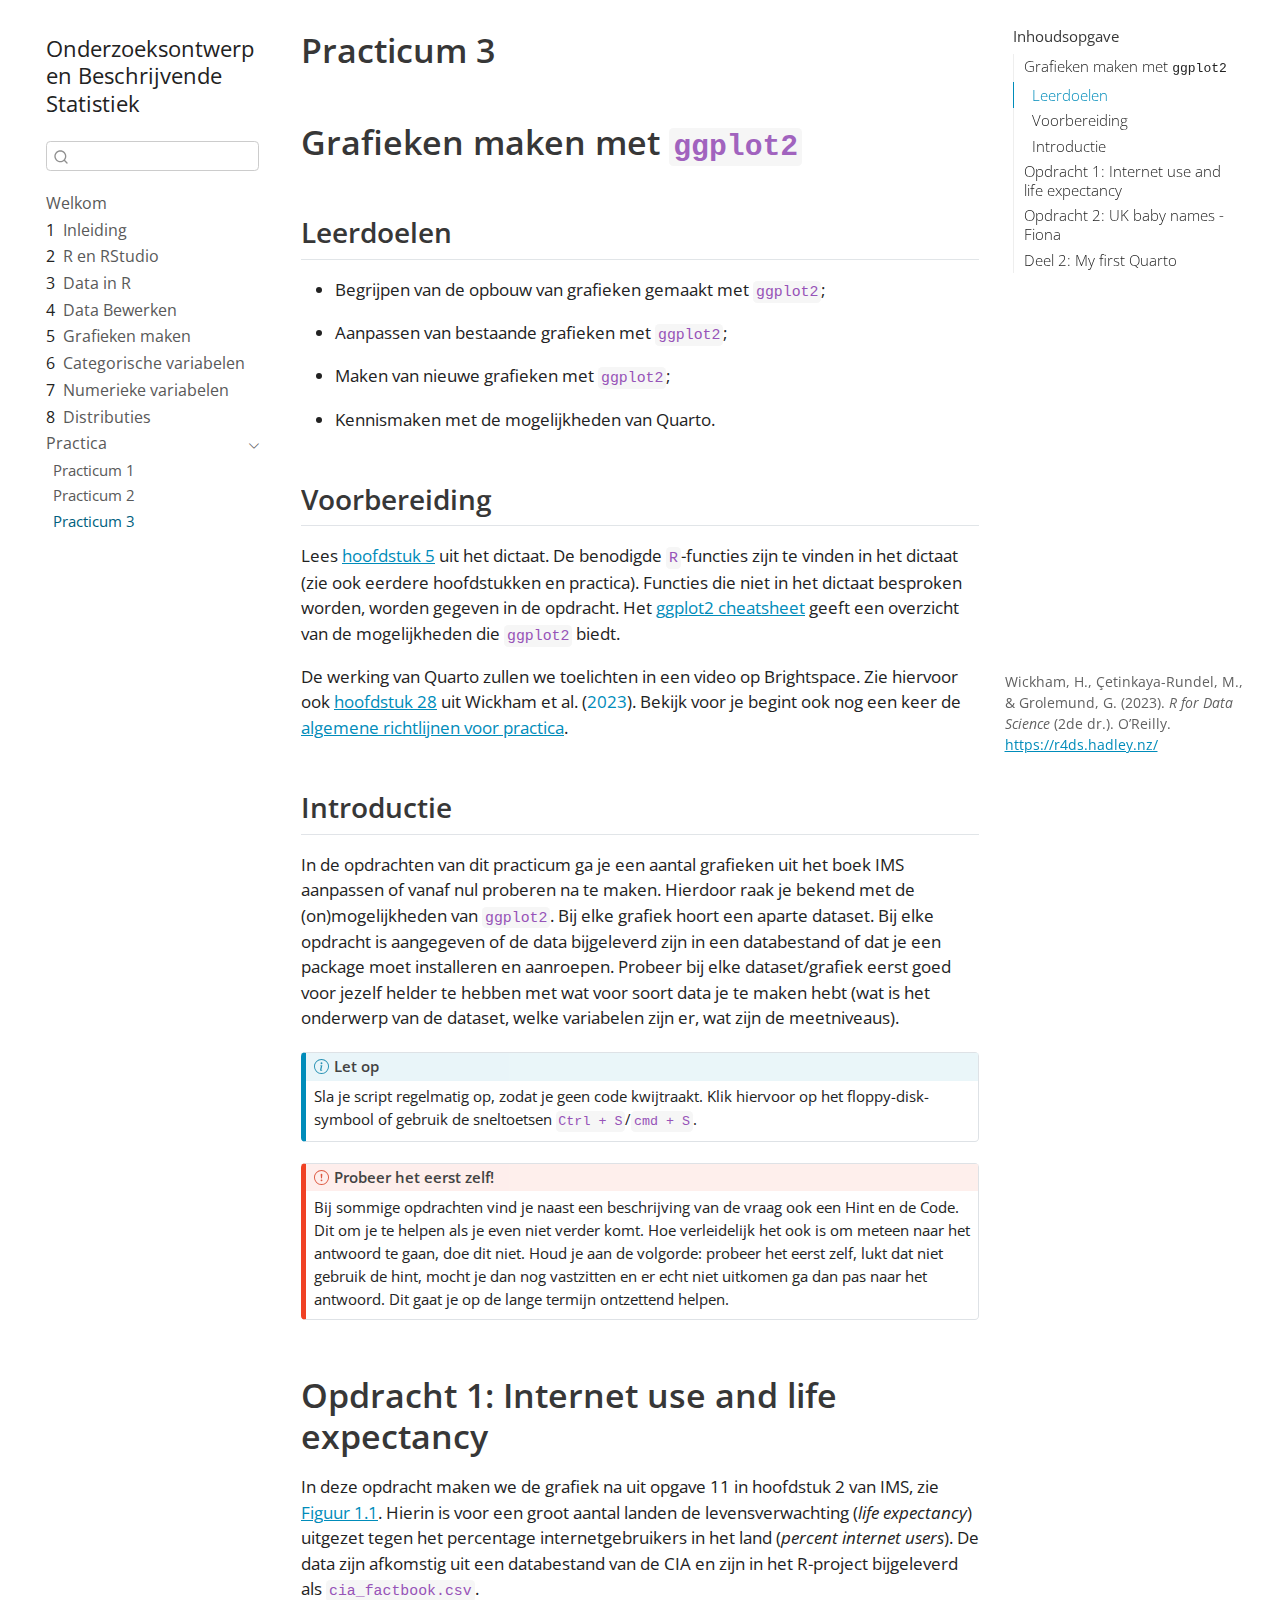
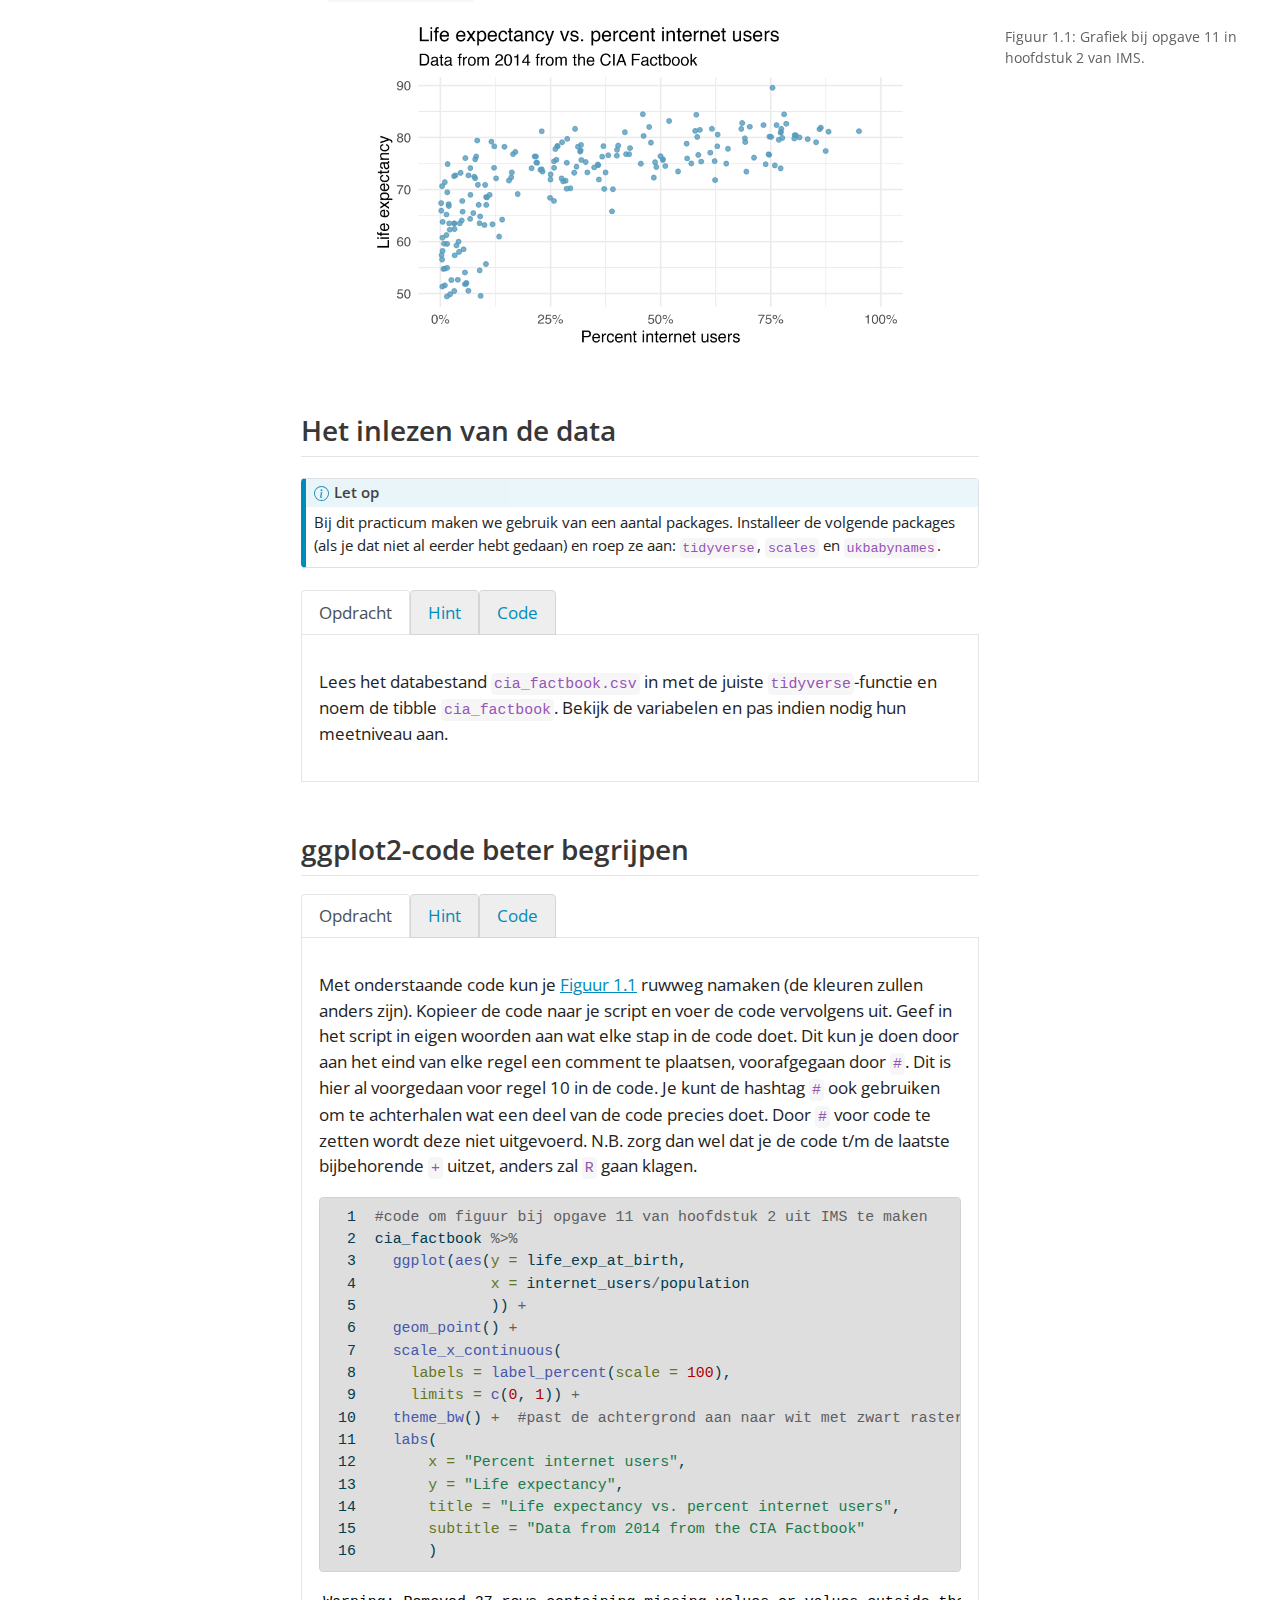
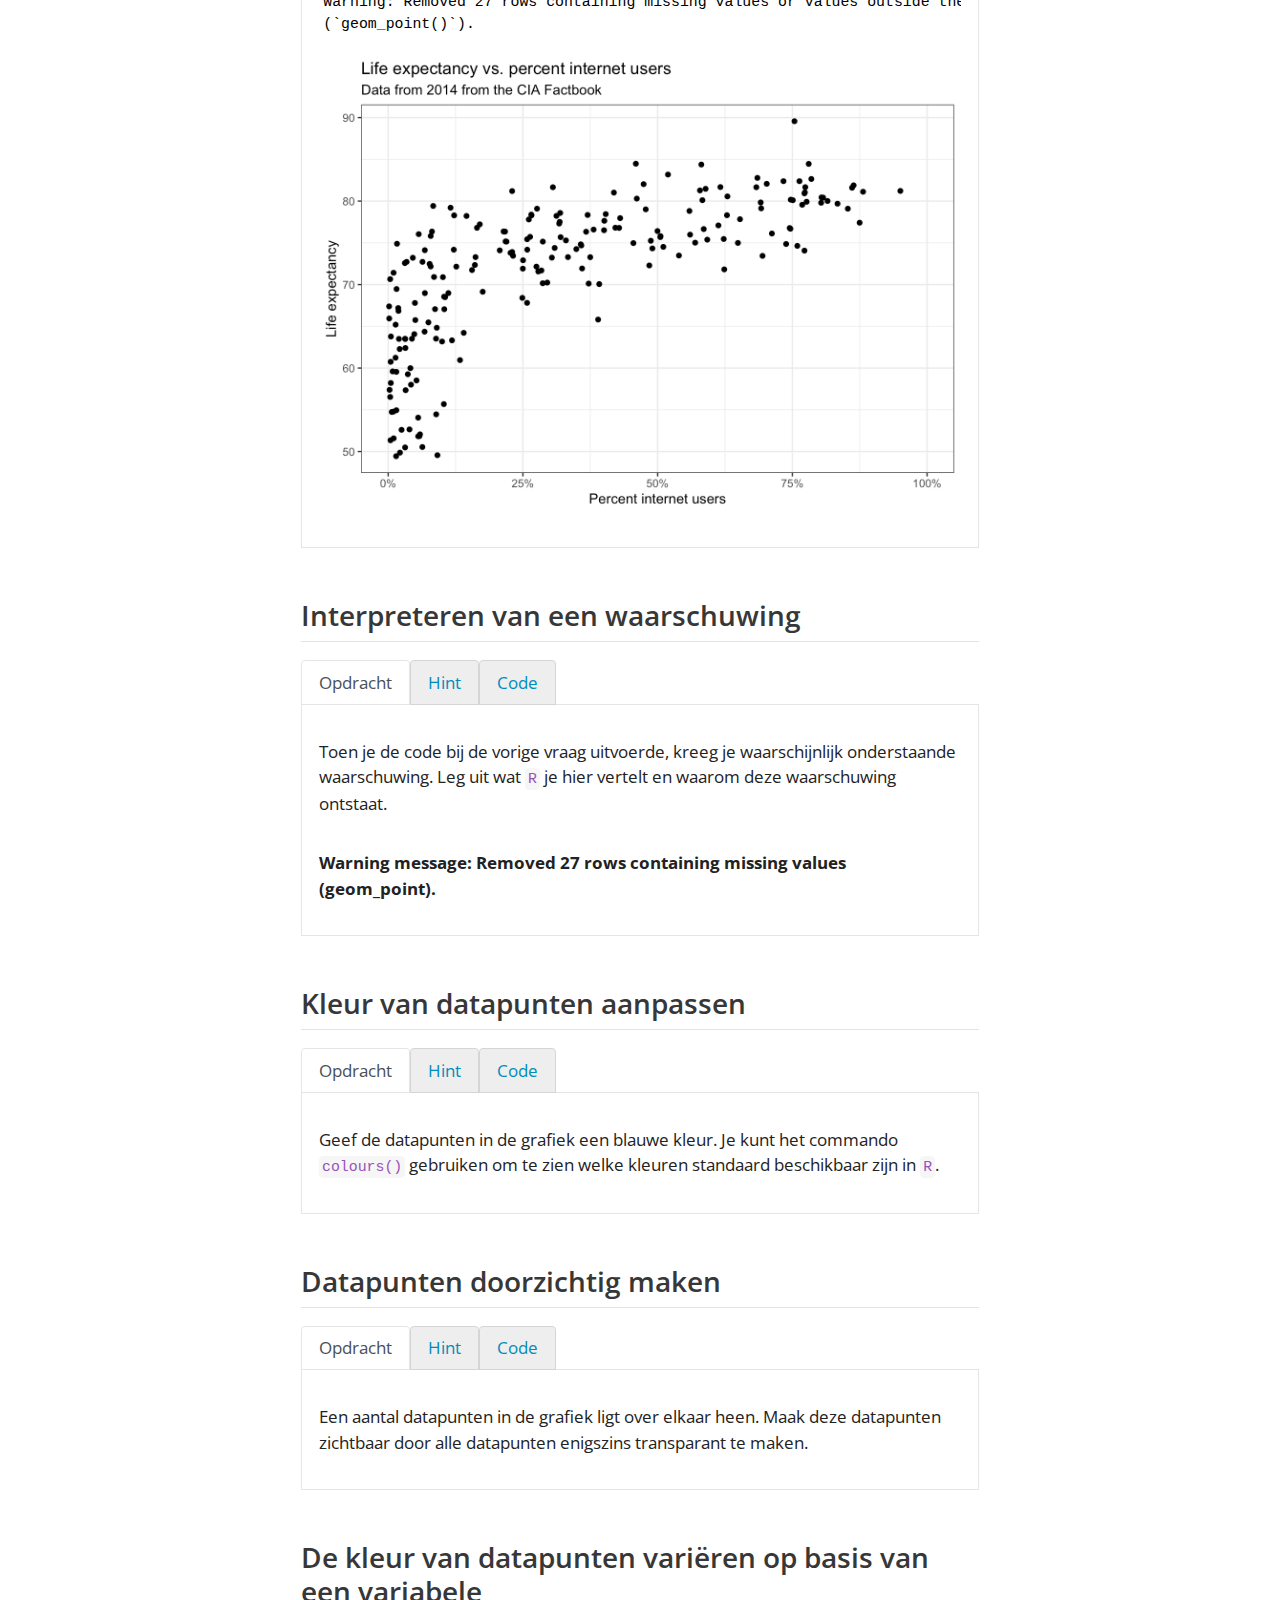
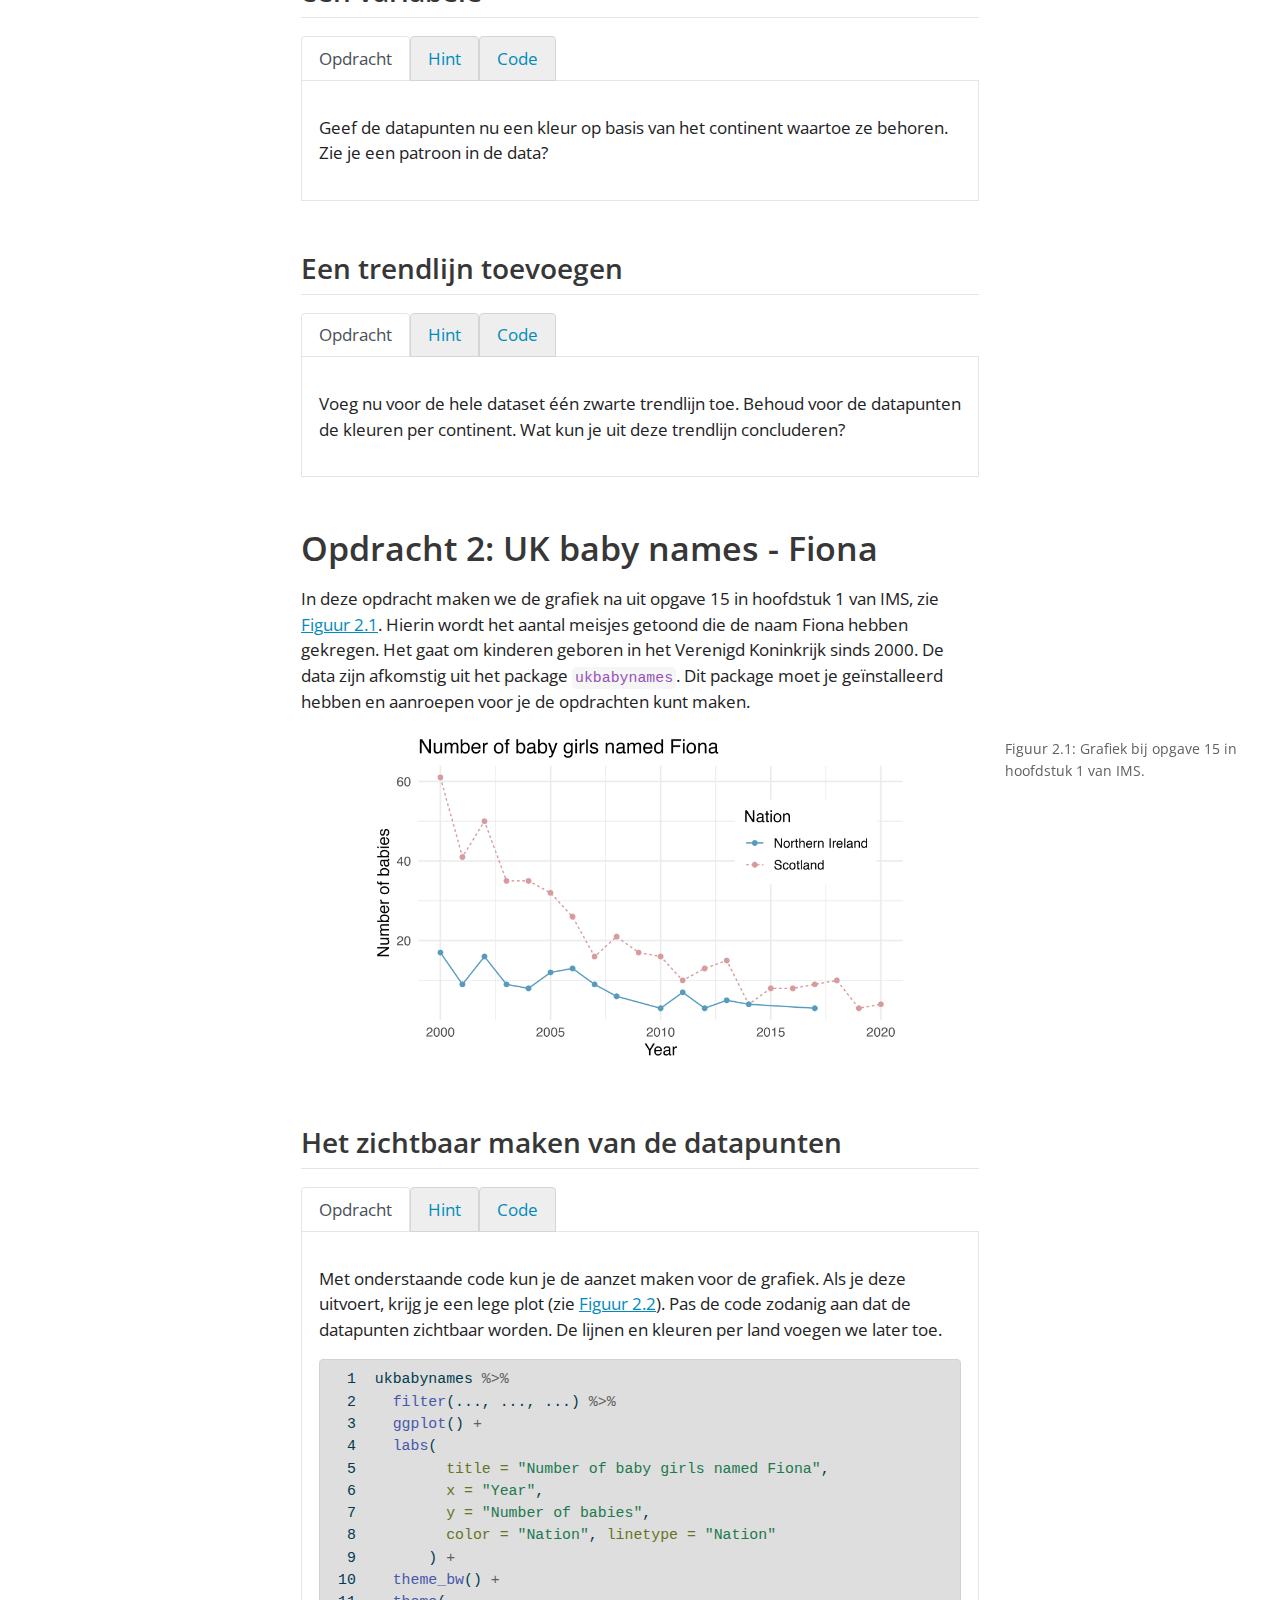
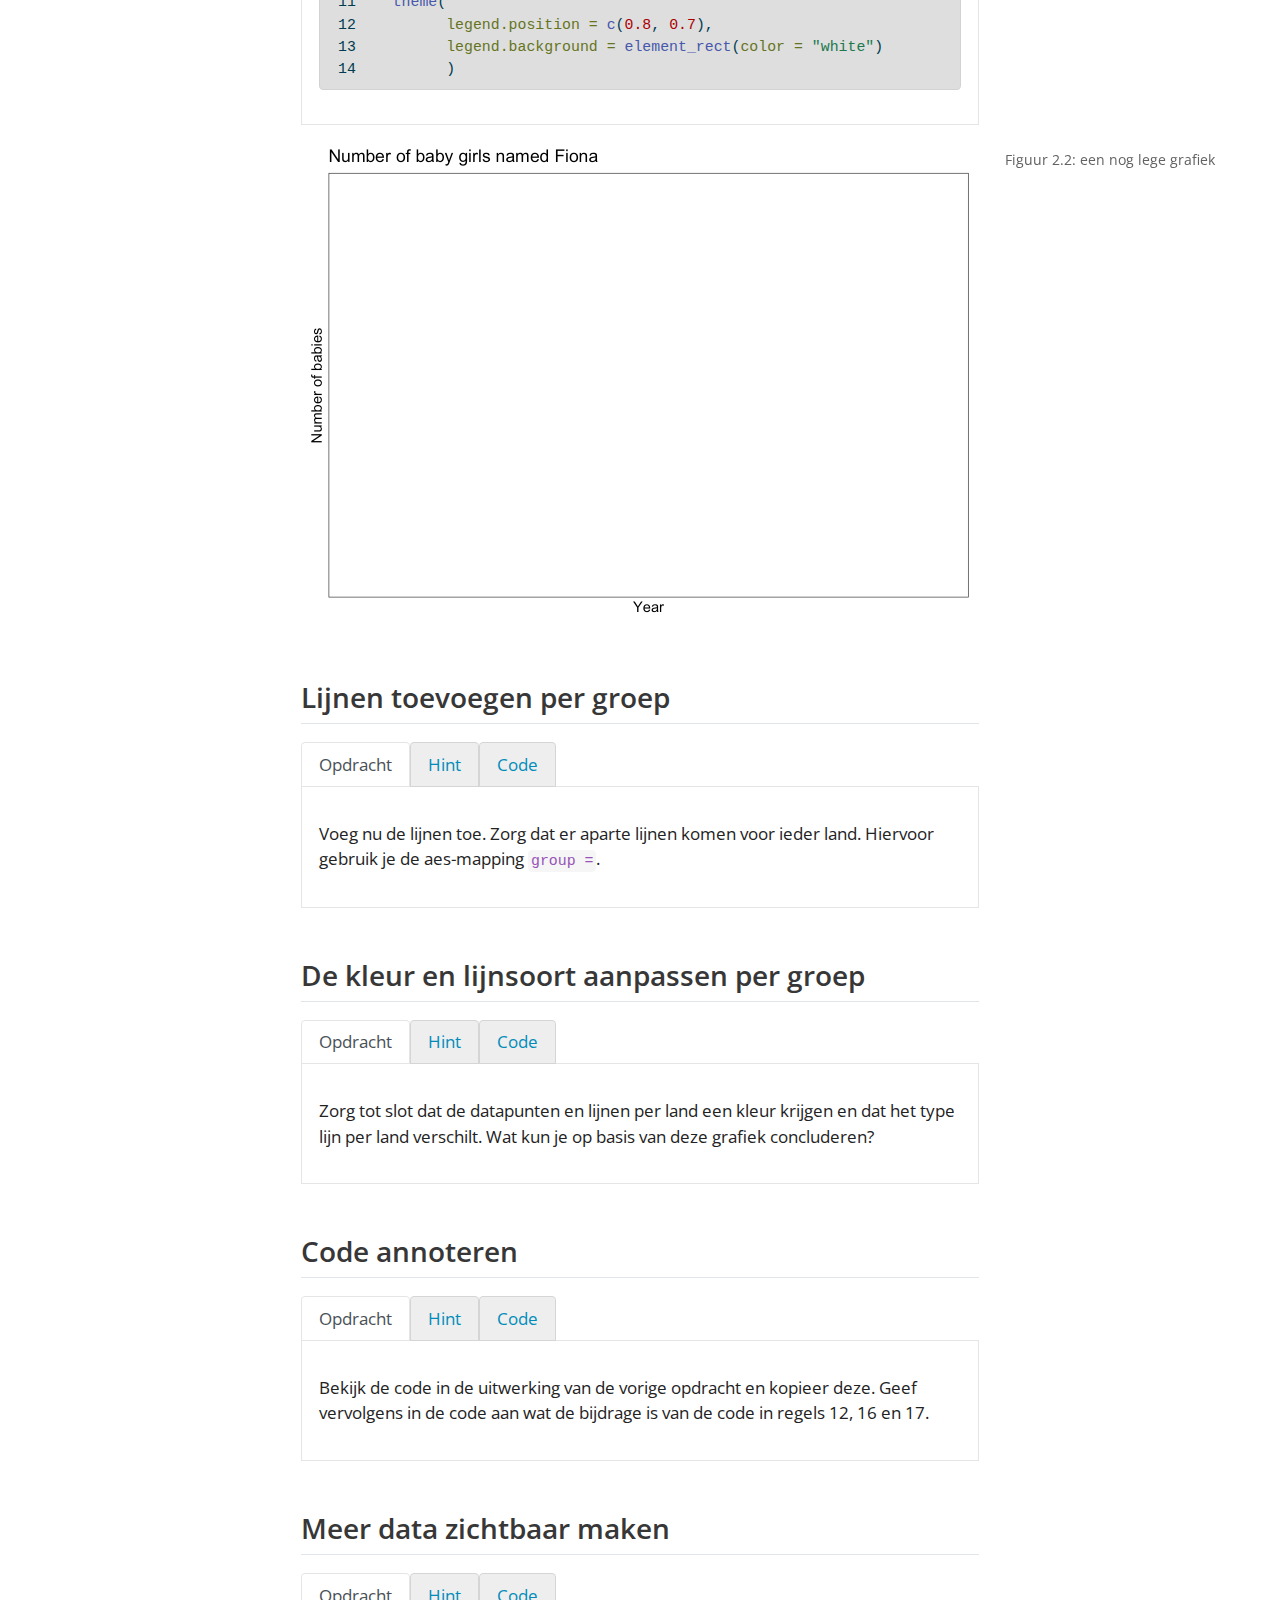
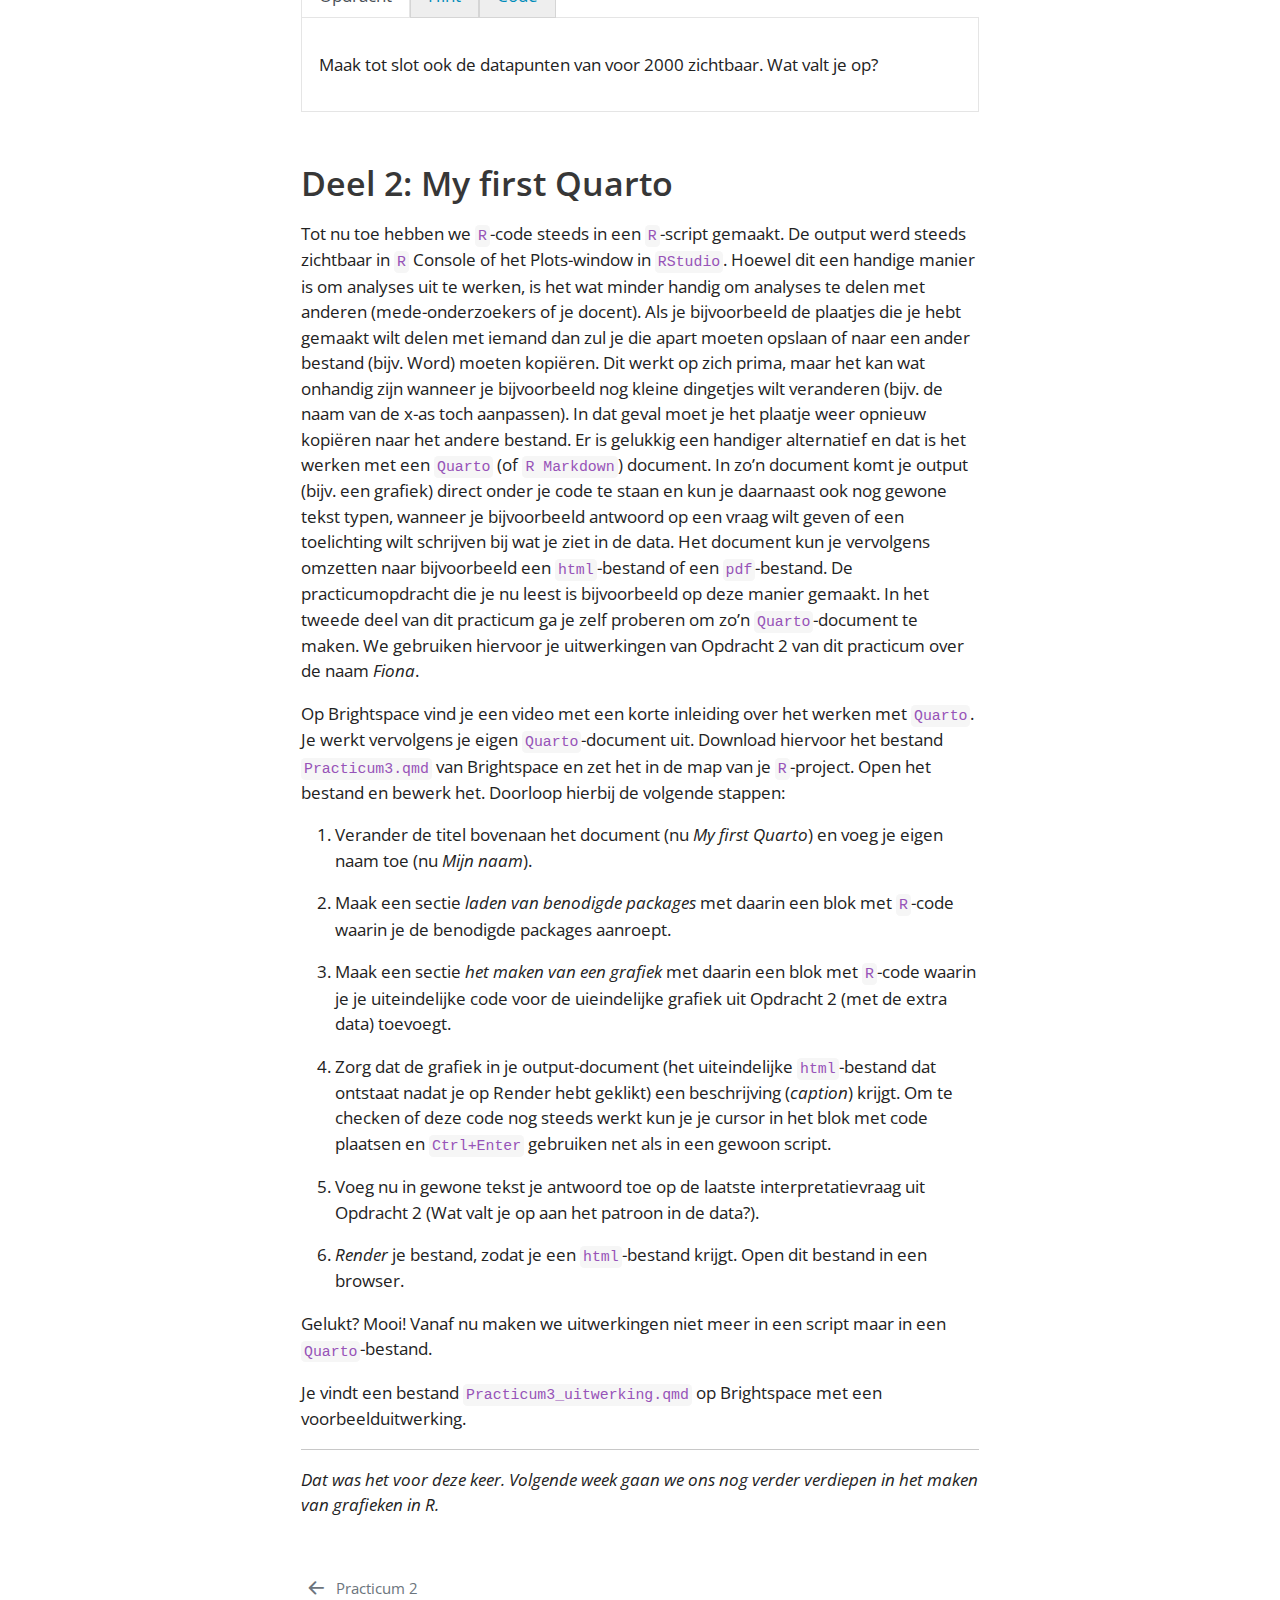
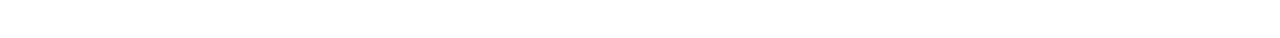
<file: OBS/_practica/practicum3.html>
<!DOCTYPE html>
<html xmlns="http://www.w3.org/1999/xhtml" lang="nl" xml:lang="nl"><head>

<meta charset="utf-8">
<meta name="generator" content="quarto-1.3.353">

<meta name="viewport" content="width=device-width, initial-scale=1.0, user-scalable=yes">


<title>Onderzoeksontwerp en Beschrijvende Statistiek - Practicum 3</title>
<style>
code{white-space: pre-wrap;}
span.smallcaps{font-variant: small-caps;}
div.columns{display: flex; gap: min(4vw, 1.5em);}
div.column{flex: auto; overflow-x: auto;}
div.hanging-indent{margin-left: 1.5em; text-indent: -1.5em;}
ul.task-list{list-style: none;}
ul.task-list li input[type="checkbox"] {
  width: 0.8em;
  margin: 0 0.8em 0.2em -1em; /* quarto-specific, see https://github.com/quarto-dev/quarto-cli/issues/4556 */ 
  vertical-align: middle;
}
/* CSS for syntax highlighting */
pre > code.sourceCode { white-space: pre; position: relative; }
pre > code.sourceCode > span { display: inline-block; line-height: 1.25; }
pre > code.sourceCode > span:empty { height: 1.2em; }
.sourceCode { overflow: visible; }
code.sourceCode > span { color: inherit; text-decoration: inherit; }
div.sourceCode { margin: 1em 0; }
pre.sourceCode { margin: 0; }
@media screen {
div.sourceCode { overflow: auto; }
}
@media print {
pre > code.sourceCode { white-space: pre-wrap; }
pre > code.sourceCode > span { text-indent: -5em; padding-left: 5em; }
}
pre.numberSource code
  { counter-reset: source-line 0; }
pre.numberSource code > span
  { position: relative; left: -4em; counter-increment: source-line; }
pre.numberSource code > span > a:first-child::before
  { content: counter(source-line);
    position: relative; left: -1em; text-align: right; vertical-align: baseline;
    border: none; display: inline-block;
    -webkit-touch-callout: none; -webkit-user-select: none;
    -khtml-user-select: none; -moz-user-select: none;
    -ms-user-select: none; user-select: none;
    padding: 0 4px; width: 4em;
  }
pre.numberSource { margin-left: 3em;  padding-left: 4px; }
div.sourceCode
  {   }
@media screen {
pre > code.sourceCode > span > a:first-child::before { text-decoration: underline; }
}
/* CSS for citations */
div.csl-bib-body { }
div.csl-entry {
  clear: both;
}
.hanging-indent div.csl-entry {
  margin-left:2em;
  text-indent:-2em;
}
div.csl-left-margin {
  min-width:2em;
  float:left;
}
div.csl-right-inline {
  margin-left:2em;
  padding-left:1em;
}
div.csl-indent {
  margin-left: 2em;
}</style>


<script src="../site_libs/quarto-nav/quarto-nav.js"></script>
<script src="../site_libs/quarto-nav/headroom.min.js"></script>
<script src="../site_libs/clipboard/clipboard.min.js"></script>
<script src="../site_libs/quarto-search/autocomplete.umd.js"></script>
<script src="../site_libs/quarto-search/fuse.min.js"></script>
<script src="../site_libs/quarto-search/quarto-search.js"></script>
<meta name="quarto:offset" content="../">
<link href="../_practica/practicum2.html" rel="prev">
<script src="../site_libs/quarto-html/quarto.js"></script>
<script src="../site_libs/quarto-html/popper.min.js"></script>
<script src="../site_libs/quarto-html/tippy.umd.min.js"></script>
<script src="../site_libs/quarto-html/anchor.min.js"></script>
<link href="../site_libs/quarto-html/tippy.css" rel="stylesheet">
<link href="../site_libs/quarto-html/quarto-syntax-highlighting.css" rel="stylesheet" id="quarto-text-highlighting-styles">
<script src="../site_libs/bootstrap/bootstrap.min.js"></script>
<link href="../site_libs/bootstrap/bootstrap-icons.css" rel="stylesheet">
<link href="../site_libs/bootstrap/bootstrap.min.css" rel="stylesheet" id="quarto-bootstrap" data-mode="light">
<script id="quarto-search-options" type="application/json">{
  "location": "sidebar",
  "copy-button": false,
  "collapse-after": 3,
  "panel-placement": "start",
  "type": "textbox",
  "limit": 20,
  "language": {
    "search-no-results-text": "Geen resultaten",
    "search-matching-documents-text": "Gevonden documenten",
    "search-copy-link-title": "Kopieer link om te zoeken",
    "search-hide-matches-text": "Extra overeenkomsten verbergen",
    "search-more-match-text": "meer overeenkomst in dit document",
    "search-more-matches-text": "meer overeenkomsten in dit document",
    "search-clear-button-title": "Wissen",
    "search-detached-cancel-button-title": "Annuleren",
    "search-submit-button-title": "Verzenden"
  }
}</script>


</head>

<body class="nav-sidebar floating slimcontent">

<div id="quarto-search-results"></div>
  <header id="quarto-header" class="headroom fixed-top">
  <nav class="quarto-secondary-nav">
    <div class="container-fluid d-flex">
      <button type="button" class="quarto-btn-toggle btn" data-bs-toggle="collapse" data-bs-target="#quarto-sidebar,#quarto-sidebar-glass" aria-controls="quarto-sidebar" aria-expanded="false" aria-label="Schakel zijbalk in" onclick="if (window.quartoToggleHeadroom) { window.quartoToggleHeadroom(); }">
        <i class="bi bi-layout-text-sidebar-reverse"></i>
      </button>
      <nav class="quarto-page-breadcrumbs" aria-label="breadcrumb"><ol class="breadcrumb"><li class="breadcrumb-item"><a href="../practica.html">Practica</a></li><li class="breadcrumb-item"><a href="../_practica/practicum3.html">Practicum 3</a></li></ol></nav>
      <a class="flex-grow-1" role="button" data-bs-toggle="collapse" data-bs-target="#quarto-sidebar,#quarto-sidebar-glass" aria-controls="quarto-sidebar" aria-expanded="false" aria-label="Schakel zijbalk in" onclick="if (window.quartoToggleHeadroom) { window.quartoToggleHeadroom(); }">      
      </a>
      <button type="button" class="btn quarto-search-button" aria-label="Zoeken" onclick="window.quartoOpenSearch();">
        <i class="bi bi-search"></i>
      </button>
    </div>
  </nav>
</header>
<!-- content -->
<div id="quarto-content" class="quarto-container page-columns page-rows-contents page-layout-article">
<!-- sidebar -->
  <nav id="quarto-sidebar" class="sidebar collapse collapse-horizontal sidebar-navigation floating overflow-auto">
    <div class="pt-lg-2 mt-2 text-left sidebar-header">
    <div class="sidebar-title mb-0 py-0">
      <a href="../">Onderzoeksontwerp en Beschrijvende Statistiek</a> 
    </div>
      </div>
        <div class="mt-2 flex-shrink-0 align-items-center">
        <div class="sidebar-search">
        <div id="quarto-search" class="" title="Zoeken"></div>
        </div>
        </div>
    <div class="sidebar-menu-container"> 
    <ul class="list-unstyled mt-1">
        <li class="sidebar-item">
  <div class="sidebar-item-container"> 
  <a href="../index.html" class="sidebar-item-text sidebar-link">
 <span class="menu-text">Welkom</span></a>
  </div>
</li>
        <li class="sidebar-item">
  <div class="sidebar-item-container"> 
  <a href="../intro.html" class="sidebar-item-text sidebar-link">
 <span class="menu-text"><span class="chapter-number">1</span>&nbsp; <span class="chapter-title">Inleiding</span></span></a>
  </div>
</li>
        <li class="sidebar-item">
  <div class="sidebar-item-container"> 
  <a href="../R.html" class="sidebar-item-text sidebar-link">
 <span class="menu-text"><span class="chapter-number">2</span>&nbsp; <span class="chapter-title">R en RStudio</span></span></a>
  </div>
</li>
        <li class="sidebar-item">
  <div class="sidebar-item-container"> 
  <a href="../data.html" class="sidebar-item-text sidebar-link">
 <span class="menu-text"><span class="chapter-number">3</span>&nbsp; <span class="chapter-title">Data in R</span></span></a>
  </div>
</li>
        <li class="sidebar-item">
  <div class="sidebar-item-container"> 
  <a href="../bewerken.html" class="sidebar-item-text sidebar-link">
 <span class="menu-text"><span class="chapter-number">4</span>&nbsp; <span class="chapter-title">Data Bewerken</span></span></a>
  </div>
</li>
        <li class="sidebar-item">
  <div class="sidebar-item-container"> 
  <a href="../grafieken.html" class="sidebar-item-text sidebar-link">
 <span class="menu-text"><span class="chapter-number">5</span>&nbsp; <span class="chapter-title">Grafieken maken</span></span></a>
  </div>
</li>
        <li class="sidebar-item">
  <div class="sidebar-item-container"> 
  <a href="../factoren.html" class="sidebar-item-text sidebar-link">
 <span class="menu-text"><span class="chapter-number">6</span>&nbsp; <span class="chapter-title">Categorische variabelen</span></span></a>
  </div>
</li>
        <li class="sidebar-item">
  <div class="sidebar-item-container"> 
  <a href="../numeriek.html" class="sidebar-item-text sidebar-link">
 <span class="menu-text"><span class="chapter-number">7</span>&nbsp; <span class="chapter-title">Numerieke variabelen</span></span></a>
  </div>
</li>
        <li class="sidebar-item">
  <div class="sidebar-item-container"> 
  <a href="../distributies.html" class="sidebar-item-text sidebar-link">
 <span class="menu-text"><span class="chapter-number">8</span>&nbsp; <span class="chapter-title">Distributies</span></span></a>
  </div>
</li>
        <li class="sidebar-item sidebar-item-section">
      <div class="sidebar-item-container"> 
            <a href="../practica.html" class="sidebar-item-text sidebar-link">
 <span class="menu-text">Practica</span></a>
          <a class="sidebar-item-toggle text-start" data-bs-toggle="collapse" data-bs-target="#quarto-sidebar-section-1" aria-expanded="true" aria-label="Schakel sectie">
            <i class="bi bi-chevron-right ms-2"></i>
          </a> 
      </div>
      <ul id="quarto-sidebar-section-1" class="collapse list-unstyled sidebar-section depth1 show">  
          <li class="sidebar-item">
  <div class="sidebar-item-container"> 
  <a href="../_practica/practicum1.html" class="sidebar-item-text sidebar-link">
 <span class="menu-text">Practicum 1</span></a>
  </div>
</li>
          <li class="sidebar-item">
  <div class="sidebar-item-container"> 
  <a href="../_practica/practicum2.html" class="sidebar-item-text sidebar-link">
 <span class="menu-text">Practicum 2</span></a>
  </div>
</li>
          <li class="sidebar-item">
  <div class="sidebar-item-container"> 
  <a href="../_practica/practicum3.html" class="sidebar-item-text sidebar-link active">
 <span class="menu-text">Practicum 3</span></a>
  </div>
</li>
      </ul>
  </li>
    </ul>
    </div>
</nav>
<div id="quarto-sidebar-glass" data-bs-toggle="collapse" data-bs-target="#quarto-sidebar,#quarto-sidebar-glass"></div>
<!-- margin-sidebar -->
    <div id="quarto-margin-sidebar" class="sidebar margin-sidebar">
        <nav id="TOC" role="doc-toc" class="toc-active">
    <h2 id="toc-title">Inhoudsopgave</h2>
   
  <ul class="collapse">
  <li><a href="#grafieken-maken-met-ggplot2" id="toc-grafieken-maken-met-ggplot2" class="nav-link active" data-scroll-target="#grafieken-maken-met-ggplot2">Grafieken maken met <code>ggplot2</code></a>
  <ul class="collapse">
  <li><a href="#leerdoelen" id="toc-leerdoelen" class="nav-link" data-scroll-target="#leerdoelen">Leerdoelen</a></li>
  <li><a href="#voorbereiding" id="toc-voorbereiding" class="nav-link" data-scroll-target="#voorbereiding">Voorbereiding</a></li>
  <li><a href="#sec-intro" id="toc-sec-intro" class="nav-link" data-scroll-target="#sec-intro">Introductie</a></li>
  </ul></li>
  <li><a href="#opdracht-1-internet-use-and-life-expectancy" id="toc-opdracht-1-internet-use-and-life-expectancy" class="nav-link" data-scroll-target="#opdracht-1-internet-use-and-life-expectancy">Opdracht 1: Internet use and life expectancy</a>
  <ul class="collapse">
  <li><a href="#het-inlezen-van-de-data" id="toc-het-inlezen-van-de-data" class="nav-link" data-scroll-target="#het-inlezen-van-de-data">Het inlezen van de data</a></li>
  <li><a href="#ggplot2-code-beter-begrijpen" id="toc-ggplot2-code-beter-begrijpen" class="nav-link" data-scroll-target="#ggplot2-code-beter-begrijpen">ggplot2-code beter begrijpen</a></li>
  <li><a href="#interpreteren-van-een-waarschuwing" id="toc-interpreteren-van-een-waarschuwing" class="nav-link" data-scroll-target="#interpreteren-van-een-waarschuwing">Interpreteren van een waarschuwing</a></li>
  <li><a href="#kleur-van-datapunten-aanpassen" id="toc-kleur-van-datapunten-aanpassen" class="nav-link" data-scroll-target="#kleur-van-datapunten-aanpassen">Kleur van datapunten aanpassen</a></li>
  <li><a href="#datapunten-doorzichtig-maken" id="toc-datapunten-doorzichtig-maken" class="nav-link" data-scroll-target="#datapunten-doorzichtig-maken">Datapunten doorzichtig maken</a></li>
  <li><a href="#de-kleur-van-datapunten-variëren-op-basis-van-een-variabele" id="toc-de-kleur-van-datapunten-variëren-op-basis-van-een-variabele" class="nav-link" data-scroll-target="#de-kleur-van-datapunten-variëren-op-basis-van-een-variabele">De kleur van datapunten variëren op basis van een variabele</a></li>
  <li><a href="#een-trendlijn-toevoegen" id="toc-een-trendlijn-toevoegen" class="nav-link" data-scroll-target="#een-trendlijn-toevoegen">Een trendlijn toevoegen</a></li>
  </ul></li>
  <li><a href="#opdracht-2-uk-baby-names---fiona" id="toc-opdracht-2-uk-baby-names---fiona" class="nav-link" data-scroll-target="#opdracht-2-uk-baby-names---fiona">Opdracht 2: UK baby names - Fiona</a>
  <ul class="collapse">
  <li><a href="#sec-zichtbaar" id="toc-sec-zichtbaar" class="nav-link" data-scroll-target="#sec-zichtbaar">Het zichtbaar maken van de datapunten</a></li>
  <li><a href="#lijnen-toevoegen-per-groep" id="toc-lijnen-toevoegen-per-groep" class="nav-link" data-scroll-target="#lijnen-toevoegen-per-groep">Lijnen toevoegen per groep</a></li>
  <li><a href="#de-kleur-en-lijnsoort-aanpassen-per-groep" id="toc-de-kleur-en-lijnsoort-aanpassen-per-groep" class="nav-link" data-scroll-target="#de-kleur-en-lijnsoort-aanpassen-per-groep">De kleur en lijnsoort aanpassen per groep</a></li>
  <li><a href="#code-annoteren" id="toc-code-annoteren" class="nav-link" data-scroll-target="#code-annoteren">Code annoteren</a></li>
  <li><a href="#sec-fiona-extra" id="toc-sec-fiona-extra" class="nav-link" data-scroll-target="#sec-fiona-extra">Meer data zichtbaar maken</a></li>
  </ul></li>
  <li><a href="#deel-2-my-first-quarto" id="toc-deel-2-my-first-quarto" class="nav-link" data-scroll-target="#deel-2-my-first-quarto">Deel 2: My first Quarto</a></li>
  </ul>
</nav>
    </div>
<!-- main -->
<main class="content page-columns page-full" id="quarto-document-content">

<header id="title-block-header" class="quarto-title-block default">
<div class="quarto-title">
<h1 class="title">Practicum 3</h1>
</div>



<div class="quarto-title-meta">

    
  
    
  </div>
  

</header>

<section id="grafieken-maken-met-ggplot2" class="level1 unnumbered page-columns page-full">
<h1 class="unnumbered">Grafieken maken met <code>ggplot2</code></h1>
<section id="leerdoelen" class="level2">
<h2 class="anchored" data-anchor-id="leerdoelen">Leerdoelen</h2>
<ul>
<li><p>Begrijpen van de opbouw van grafieken gemaakt met <code>ggplot2</code>;</p></li>
<li><p>Aanpassen van bestaande grafieken met <code>ggplot2</code>;</p></li>
<li><p>Maken van nieuwe grafieken met <code>ggplot2</code>;</p></li>
<li><p>Kennismaken met de mogelijkheden van Quarto.</p></li>
</ul>
</section>
<section id="voorbereiding" class="level2 page-columns page-full">
<h2 class="anchored" data-anchor-id="voorbereiding">Voorbereiding</h2>
<p>Lees <a href="../grafieken.html">hoofdstuk&nbsp;<span>5</span></a> uit het dictaat. De benodigde <code>R</code>-functies zijn te vinden in het dictaat (zie ook eerdere hoofdstukken en practica). Functies die niet in het dictaat besproken worden, worden gegeven in de opdracht. Het <a href="https://raw.githubusercontent.com/rstudio/cheatsheets/main/data-visualization.pdf">ggplot2 cheatsheet</a> geeft een overzicht van de mogelijkheden die <code>ggplot2</code> biedt.</p>
<p>De werking van Quarto zullen we toelichten in een video op Brightspace. Zie hiervoor ook <a href="https://r4ds.hadley.nz/quarto">hoofdstuk 28</a> uit <span class="citation" data-cites="R4DS">Wickham et al. (<a href="../index.html#ref-R4DS" role="doc-biblioref">2023</a>)</span>. Bekijk voor je begint ook nog een keer de <a href="https://taalwetenschapr.github.io/OBS/practica.html">algemene richtlijnen voor practica</a>.</p>
<div class="no-row-height column-margin column-container"><div id="ref-R4DS" class="csl-entry" role="listitem">
Wickham, H., Çetinkaya-Rundel, M., &amp; Grolemund, G. (2023). <em><span>R</span> for Data Science</em> (2de dr.). O’Reilly. <a href="https://r4ds.hadley.nz/">https://r4ds.hadley.nz/</a>
</div></div></section>
<section id="sec-intro" class="level2">
<h2 class="anchored" data-anchor-id="sec-intro">Introductie</h2>
<p>In de opdrachten van dit practicum ga je een aantal grafieken uit het boek IMS aanpassen of vanaf nul proberen na te maken. Hierdoor raak je bekend met de (on)mogelijkheden van <code>ggplot2</code>. Bij elke grafiek hoort een aparte dataset. Bij elke opdracht is aangegeven of de data bijgeleverd zijn in een databestand of dat je een package moet installeren en aanroepen. Probeer bij elke dataset/grafiek eerst goed voor jezelf helder te hebben met wat voor soort data je te maken hebt (wat is het onderwerp van de dataset, welke variabelen zijn er, wat zijn de meetniveaus).</p>
<div class="callout callout-style-default callout-note callout-titled" title="Let op">
<div class="callout-header d-flex align-content-center">
<div class="callout-icon-container">
<i class="callout-icon"></i>
</div>
<div class="callout-title-container flex-fill">
Let op
</div>
</div>
<div class="callout-body-container callout-body">
<p>Sla je script regelmatig op, zodat je geen code kwijtraakt. Klik hiervoor op het floppy-disk-symbool of gebruik de sneltoetsen <code>Ctrl + S</code>/<code>cmd + S</code>.</p>
</div>
</div>
<div class="callout callout-style-default callout-important callout-titled" title="Probeer het eerst zelf!">
<div class="callout-header d-flex align-content-center">
<div class="callout-icon-container">
<i class="callout-icon"></i>
</div>
<div class="callout-title-container flex-fill">
Probeer het eerst zelf!
</div>
</div>
<div class="callout-body-container callout-body">
<p>Bij sommige opdrachten vind je naast een beschrijving van de vraag ook een Hint en de Code. Dit om je te helpen als je even niet verder komt. Hoe verleidelijk het ook is om meteen naar het antwoord te gaan, doe dit niet. Houd je aan de volgorde: probeer het eerst zelf, lukt dat niet gebruik de hint, mocht je dan nog vastzitten en er echt niet uitkomen ga dan pas naar het antwoord. Dit gaat je op de lange termijn ontzettend helpen.</p>
</div>
</div>
</section>
</section>
<section id="opdracht-1-internet-use-and-life-expectancy" class="level1 page-columns page-full">
<h1>Opdracht 1: Internet use and life expectancy</h1>
<p>In deze opdracht maken we de grafiek na uit opgave 11 in hoofdstuk 2 van IMS, zie <a href="#fig-life">Figuur&nbsp;<span>1.1</span></a>. Hierin is voor een groot aantal landen de levensverwachting (<em>life expectancy</em>) uitgezet tegen het percentage internetgebruikers in het land (<em>percent internet users</em>). De data zijn afkomstig uit een databestand van de CIA en zijn in het R-project bijgeleverd als <code>cia_factbook.csv</code>.</p>
<div id="fig-life" class="quarto-figure quarto-figure-center anchored page-columns page-full">
<figure class="figure page-columns page-full">
<p><img src="IMS_H2_ex11.png" class="img-fluid figure-img" style="width:80.0%"></p>
<figcaption class="figure-caption margin-caption">Figuur&nbsp;1.1: Grafiek bij opgave 11 in hoofdstuk 2 van IMS.</figcaption>
</figure>
</div>
<section id="het-inlezen-van-de-data" class="level2">
<h2 class="anchored" data-anchor-id="het-inlezen-van-de-data">Het inlezen van de data</h2>
<div class="callout callout-style-default callout-note callout-titled" title="Let op">
<div class="callout-header d-flex align-content-center">
<div class="callout-icon-container">
<i class="callout-icon"></i>
</div>
<div class="callout-title-container flex-fill">
Let op
</div>
</div>
<div class="callout-body-container callout-body">
<p>Bij dit practicum maken we gebruik van een aantal packages. Installeer de volgende packages (als je dat niet al eerder hebt gedaan) en roep ze aan: <code>tidyverse</code>, <code>scales</code> en <code>ukbabynames</code>.</p>
</div>
</div>
<div class="cell">

</div>
<div class="tabset-margin-container"></div><div class="panel-tabset">
<ul class="nav nav-tabs" role="tablist"><li class="nav-item" role="presentation"><a class="nav-link active" id="tabset-1-1-tab" data-bs-toggle="tab" data-bs-target="#tabset-1-1" role="tab" aria-controls="tabset-1-1" aria-selected="true" aria-current="page">Opdracht</a></li><li class="nav-item" role="presentation"><a class="nav-link" id="tabset-1-2-tab" data-bs-toggle="tab" data-bs-target="#tabset-1-2" role="tab" aria-controls="tabset-1-2" aria-selected="false">Hint</a></li><li class="nav-item" role="presentation"><a class="nav-link" id="tabset-1-3-tab" data-bs-toggle="tab" data-bs-target="#tabset-1-3" role="tab" aria-controls="tabset-1-3" aria-selected="false">Code</a></li></ul>
<div class="tab-content">
<div id="tabset-1-1" class="tab-pane active" role="tabpanel" aria-labelledby="tabset-1-1-tab">
<p>Lees het databestand <code>cia_factbook.csv</code> in met de juiste <code>tidyverse</code>-functie en noem de tibble <code>cia_factbook</code>. Bekijk de variabelen en pas indien nodig hun meetniveau aan.</p>
</div>
<div id="tabset-1-2" class="tab-pane" role="tabpanel" aria-labelledby="tabset-1-2-tab">
<p>Dit heb je in het vorige practicum ook gedaan. Zie dus het practicum van vorige week.</p>
</div>
<div id="tabset-1-3" class="tab-pane" role="tabpanel" aria-labelledby="tabset-1-3-tab">
<div class="cell">
<div class="sourceCode cell-code" id="cb1"><pre class="sourceCode r code-with-copy"><code class="sourceCode r"><span id="cb1-1"><a href="#cb1-1" aria-hidden="true" tabindex="-1"></a><span class="co"># inlezen data</span></span>
<span id="cb1-2"><a href="#cb1-2" aria-hidden="true" tabindex="-1"></a>cia_factbook <span class="ot">&lt;-</span> <span class="fu">read_csv</span>(<span class="st">"datasets/cia_factbook.csv"</span>)</span></code><button title="Kopieer naar klembord" class="code-copy-button"><i class="bi"></i></button></pre></div>
<div class="cell-output cell-output-stderr">
<pre><code>Rows: 234 Columns: 12
── Column specification ────────────────────────────────────────────────────────
Delimiter: ","
chr  (2): country, continent
dbl (10): area, birth_rate, death_rate, infant_mortality_rate, internet_user...

ℹ Use `spec()` to retrieve the full column specification for this data.
ℹ Specify the column types or set `show_col_types = FALSE` to quiet this message.</code></pre>
</div>
<div class="sourceCode cell-code" id="cb3"><pre class="sourceCode r code-with-copy"><code class="sourceCode r"><span id="cb3-1"><a href="#cb3-1" aria-hidden="true" tabindex="-1"></a><span class="co"># omzetten relevante variabelen naar factor</span></span>
<span id="cb3-2"><a href="#cb3-2" aria-hidden="true" tabindex="-1"></a>cia_factbook <span class="ot">&lt;-</span> cia_factbook <span class="sc">%&gt;%</span> </span>
<span id="cb3-3"><a href="#cb3-3" aria-hidden="true" tabindex="-1"></a>  <span class="fu">mutate</span>(<span class="at">country =</span> <span class="fu">as.factor</span>(country),</span>
<span id="cb3-4"><a href="#cb3-4" aria-hidden="true" tabindex="-1"></a>         <span class="at">continent =</span> <span class="fu">as.factor</span>(continent)</span>
<span id="cb3-5"><a href="#cb3-5" aria-hidden="true" tabindex="-1"></a>         )</span></code><button title="Kopieer naar klembord" class="code-copy-button"><i class="bi"></i></button></pre></div>
</div>
</div>
</div>
</div>
</section>
<section id="ggplot2-code-beter-begrijpen" class="level2">
<h2 class="anchored" data-anchor-id="ggplot2-code-beter-begrijpen">ggplot2-code beter begrijpen</h2>
<div class="tabset-margin-container"></div><div class="panel-tabset">
<ul class="nav nav-tabs" role="tablist"><li class="nav-item" role="presentation"><a class="nav-link active" id="tabset-2-1-tab" data-bs-toggle="tab" data-bs-target="#tabset-2-1" role="tab" aria-controls="tabset-2-1" aria-selected="true">Opdracht</a></li><li class="nav-item" role="presentation"><a class="nav-link" id="tabset-2-2-tab" data-bs-toggle="tab" data-bs-target="#tabset-2-2" role="tab" aria-controls="tabset-2-2" aria-selected="false">Hint</a></li><li class="nav-item" role="presentation"><a class="nav-link" id="tabset-2-3-tab" data-bs-toggle="tab" data-bs-target="#tabset-2-3" role="tab" aria-controls="tabset-2-3" aria-selected="false">Code</a></li></ul>
<div class="tab-content">
<div id="tabset-2-1" class="tab-pane active" role="tabpanel" aria-labelledby="tabset-2-1-tab">
<p>Met onderstaande code kun je <a href="#fig-life">Figuur&nbsp;<span>1.1</span></a> ruwweg namaken (de kleuren zullen anders zijn). Kopieer de code naar je script en voer de code vervolgens uit. Geef in het script in eigen woorden aan wat elke stap in de code doet. Dit kun je doen door aan het eind van elke regel een comment te plaatsen, voorafgegaan door <code>#</code>. Dit is hier al voorgedaan voor regel 10 in de code. Je kunt de hashtag <code>#</code> ook gebruiken om te achterhalen wat een deel van de code precies doet. Door <code>#</code> voor code te zetten wordt deze niet uitgevoerd. N.B. zorg dan wel dat je de code t/m de laatste bijbehorende <code>+</code> uitzet, anders zal <code>R</code> gaan klagen.</p>
<div class="cell">
<div class="sourceCode cell-code" id="cb4"><pre class="sourceCode numberSource r number-lines code-with-copy"><code class="sourceCode r"><span id="cb4-1"><a href="#cb4-1"></a><span class="co">#code om figuur bij opgave 11 van hoofdstuk 2 uit IMS te maken</span></span>
<span id="cb4-2"><a href="#cb4-2"></a>cia_factbook <span class="sc">%&gt;%</span> </span>
<span id="cb4-3"><a href="#cb4-3"></a>  <span class="fu">ggplot</span>(<span class="fu">aes</span>(<span class="at">y =</span> life_exp_at_birth,</span>
<span id="cb4-4"><a href="#cb4-4"></a>             <span class="at">x =</span> internet_users<span class="sc">/</span>population</span>
<span id="cb4-5"><a href="#cb4-5"></a>             )) <span class="sc">+</span></span>
<span id="cb4-6"><a href="#cb4-6"></a>  <span class="fu">geom_point</span>() <span class="sc">+</span></span>
<span id="cb4-7"><a href="#cb4-7"></a>  <span class="fu">scale_x_continuous</span>(</span>
<span id="cb4-8"><a href="#cb4-8"></a>    <span class="at">labels =</span> <span class="fu">label_percent</span>(<span class="at">scale =</span> <span class="dv">100</span>),</span>
<span id="cb4-9"><a href="#cb4-9"></a>    <span class="at">limits =</span> <span class="fu">c</span>(<span class="dv">0</span>, <span class="dv">1</span>)) <span class="sc">+</span></span>
<span id="cb4-10"><a href="#cb4-10"></a>  <span class="fu">theme_bw</span>() <span class="sc">+</span>  <span class="co">#past de achtergrond aan naar wit met zwart raster i.p.v. grijs met wit</span></span>
<span id="cb4-11"><a href="#cb4-11"></a>  <span class="fu">labs</span>(</span>
<span id="cb4-12"><a href="#cb4-12"></a>      <span class="at">x =</span> <span class="st">"Percent internet users"</span>,</span>
<span id="cb4-13"><a href="#cb4-13"></a>      <span class="at">y =</span> <span class="st">"Life expectancy"</span>,</span>
<span id="cb4-14"><a href="#cb4-14"></a>      <span class="at">title =</span> <span class="st">"Life expectancy vs. percent internet users"</span>, </span>
<span id="cb4-15"><a href="#cb4-15"></a>      <span class="at">subtitle =</span> <span class="st">"Data from 2014 from the CIA Factbook"</span></span>
<span id="cb4-16"><a href="#cb4-16"></a>      )</span></code><button title="Kopieer naar klembord" class="code-copy-button"><i class="bi"></i></button></pre></div>
<div class="cell-output cell-output-stderr">
<pre><code>Warning: Removed 27 rows containing missing values or values outside the scale range
(`geom_point()`).</code></pre>
</div>
<div class="cell-output-display">
<p><img src="practicum3_files/figure-html/unnamed-chunk-3-1.png" class="img-fluid" width="672"></p>
</div>
</div>
</div>
<div id="tabset-2-2" class="tab-pane" role="tabpanel" aria-labelledby="tabset-2-2-tab">
<p>Voer eerst alle code uit en kijk naar grafiek. Schakel dan steeds een stukje code uit met <code>#</code> en kijk goed wat er verandert in hoe de grafiek eruit ziet. Zie verder <a href="../grafieken.html"><span>Hoofdstuk&nbsp;5</span></a>.</p>
</div>
<div id="tabset-2-3" class="tab-pane" role="tabpanel" aria-labelledby="tabset-2-3-tab">
<div class="cell">
<div class="sourceCode cell-code" id="cb6"><pre class="sourceCode numberSource r number-lines code-with-copy"><code class="sourceCode r"><span id="cb6-1"><a href="#cb6-1"></a><span class="co">#code om figuur bij opgave 11 van hoofdstuk 2 uit IMS te maken</span></span>
<span id="cb6-2"><a href="#cb6-2"></a>cia_factbook <span class="sc">%&gt;%</span>                              <span class="co">#data naar ggplot sturen</span></span>
<span id="cb6-3"><a href="#cb6-3"></a>  <span class="fu">ggplot</span>(<span class="fu">aes</span>(<span class="at">y =</span> life_exp_at_birth,           <span class="co">#mapt variabele naar y-as</span></span>
<span id="cb6-4"><a href="#cb6-4"></a>             <span class="at">x =</span> internet_users<span class="sc">/</span>population    <span class="co">#mapt variabele naar x-as, N.B. op basis van twee variabelen uit de data</span></span>
<span id="cb6-5"><a href="#cb6-5"></a>         )) <span class="sc">+</span></span>
<span id="cb6-6"><a href="#cb6-6"></a>  <span class="fu">geom_point</span>() <span class="sc">+</span>                              <span class="co">#voegt de punten in de grafiek toe</span></span>
<span id="cb6-7"><a href="#cb6-7"></a>  <span class="fu">scale_x_continuous</span>(                         <span class="co">#met deze code wordt de x-as aangepast naar een percentage met bijbehorend %</span></span>
<span id="cb6-8"><a href="#cb6-8"></a>      <span class="at">labels =</span> <span class="fu">label_percent</span>(<span class="at">scale =</span> <span class="dv">100</span>),    <span class="co">#scale =100 zorgt dat de percentagens tot 100 lopen</span></span>
<span id="cb6-9"><a href="#cb6-9"></a>      <span class="at">limits =</span> <span class="fu">c</span>(<span class="dv">0</span>, <span class="dv">1</span>)) <span class="sc">+</span>                     <span class="co">#zorgt dat de x-as loopt van 0 t/m 100 (is 1 x 100 (scale))</span></span>
<span id="cb6-10"><a href="#cb6-10"></a>  <span class="fu">theme_bw</span>() <span class="sc">+</span>                              <span class="co">#past de achtergrond aan naar wit met zwart raster i.p.v. grijs met wit</span></span>
<span id="cb6-11"><a href="#cb6-11"></a>  <span class="fu">labs</span>(                                     <span class="co">#hier worden namen voor assen gegeven en (onder)titel van de grafiek</span></span>
<span id="cb6-12"><a href="#cb6-12"></a>      <span class="at">x =</span> <span class="st">"Percent internet users"</span>,</span>
<span id="cb6-13"><a href="#cb6-13"></a>      <span class="at">y =</span> <span class="st">"Life expectancy"</span>,</span>
<span id="cb6-14"><a href="#cb6-14"></a>      <span class="at">title =</span> <span class="st">"Life expectancy vs. percent internet users"</span>, </span>
<span id="cb6-15"><a href="#cb6-15"></a>      <span class="at">subtitle =</span> <span class="st">"Data from 2014 from the CIA Factbook"</span></span>
<span id="cb6-16"><a href="#cb6-16"></a>    )</span></code><button title="Kopieer naar klembord" class="code-copy-button"><i class="bi"></i></button></pre></div>
<div class="cell-output cell-output-stderr">
<pre><code>Warning: Removed 27 rows containing missing values or values outside the scale range
(`geom_point()`).</code></pre>
</div>
<div class="cell-output-display">
<p><img src="practicum3_files/figure-html/unnamed-chunk-4-1.png" class="img-fluid" width="672"></p>
</div>
</div>
</div>
</div>
</div>
</section>
<section id="interpreteren-van-een-waarschuwing" class="level2">
<h2 class="anchored" data-anchor-id="interpreteren-van-een-waarschuwing">Interpreteren van een waarschuwing</h2>
<div class="tabset-margin-container"></div><div class="panel-tabset">
<ul class="nav nav-tabs" role="tablist"><li class="nav-item" role="presentation"><a class="nav-link active" id="tabset-3-1-tab" data-bs-toggle="tab" data-bs-target="#tabset-3-1" role="tab" aria-controls="tabset-3-1" aria-selected="true">Opdracht</a></li><li class="nav-item" role="presentation"><a class="nav-link" id="tabset-3-2-tab" data-bs-toggle="tab" data-bs-target="#tabset-3-2" role="tab" aria-controls="tabset-3-2" aria-selected="false">Hint</a></li><li class="nav-item" role="presentation"><a class="nav-link" id="tabset-3-3-tab" data-bs-toggle="tab" data-bs-target="#tabset-3-3" role="tab" aria-controls="tabset-3-3" aria-selected="false">Code</a></li></ul>
<div class="tab-content">
<div id="tabset-3-1" class="tab-pane active" role="tabpanel" aria-labelledby="tabset-3-1-tab">
<p>Toen je de code bij de vorige vraag uitvoerde, kreeg je waarschijnlijk onderstaande waarschuwing. Leg uit wat <code>R</code> je hier vertelt en waarom deze waarschuwing ontstaat.</p>
<p><strong>Warning message: Removed 27 rows containing missing values (geom_point).</strong></p>
</div>
<div id="tabset-3-2" class="tab-pane" role="tabpanel" aria-labelledby="tabset-3-2-tab">
<p>Bekijk de data van de drie variabelen die in de grafiek worden gebruikt eens goed. Wat valt je op?</p>
</div>
<div id="tabset-3-3" class="tab-pane" role="tabpanel" aria-labelledby="tabset-3-3-tab">
<p>Er zijn 27 landen waarvoor er geen data (<code>NA</code>) beschikbaar zijn voor minstens een van de drie variabelen die gebruikt worden om de grafiek te maken. Dat kun je nagaan met onderstaande code. Deze 27 landen worden door <code>ggplot2</code> uit de grafiek gelaten, aangezien de benodigde waarden hiervoor niet bepaald kunnen worden.</p>
<div class="cell">
<div class="sourceCode cell-code" id="cb8"><pre class="sourceCode r code-with-copy"><code class="sourceCode r"><span id="cb8-1"><a href="#cb8-1" aria-hidden="true" tabindex="-1"></a>cia_factbook <span class="sc">%&gt;%</span> <span class="fu">filter</span>(<span class="fu">is.na</span>(life_exp_at_birth)<span class="sc">|</span><span class="fu">is.na</span>(internet_users)<span class="sc">|</span><span class="fu">is.na</span>(population))</span></code><button title="Kopieer naar klembord" class="code-copy-button"><i class="bi"></i></button></pre></div>
</div>
<div class="cell">
<div class="cell-output-display">
<table class="table table-sm table-striped small">
<colgroup>
<col style="width: 51%">
<col style="width: 20%">
<col style="width: 16%">
<col style="width: 12%">
</colgroup>
<thead>
<tr class="header">
<th style="text-align: left;">country</th>
<th style="text-align: right;">life_exp_at_birth</th>
<th style="text-align: right;">internet_users</th>
<th style="text-align: right;">population</th>
</tr>
</thead>
<tbody>
<tr class="odd">
<td style="text-align: left;">Algeria</td>
<td style="text-align: right;">76.39</td>
<td style="text-align: right;">NA</td>
<td style="text-align: right;">38813722</td>
</tr>
<tr class="even">
<td style="text-align: left;">Angola</td>
<td style="text-align: right;">55.29</td>
<td style="text-align: right;">NA</td>
<td style="text-align: right;">19088106</td>
</tr>
<tr class="odd">
<td style="text-align: left;">Nigeria</td>
<td style="text-align: right;">52.62</td>
<td style="text-align: right;">NA</td>
<td style="text-align: right;">177155754</td>
</tr>
<tr class="even">
<td style="text-align: left;">South Sudan</td>
<td style="text-align: right;">NA</td>
<td style="text-align: right;">NA</td>
<td style="text-align: right;">11562695</td>
</tr>
<tr class="odd">
<td style="text-align: left;">Western Sahara</td>
<td style="text-align: right;">62.27</td>
<td style="text-align: right;">NA</td>
<td style="text-align: right;">554795</td>
</tr>
<tr class="even">
<td style="text-align: left;">Korea, North</td>
<td style="text-align: right;">69.81</td>
<td style="text-align: right;">NA</td>
<td style="text-align: right;">24851627</td>
</tr>
<tr class="odd">
<td style="text-align: left;">Benin</td>
<td style="text-align: right;">61.07</td>
<td style="text-align: right;">NA</td>
<td style="text-align: right;">10160556</td>
</tr>
<tr class="even">
<td style="text-align: left;">Svalbard</td>
<td style="text-align: right;">NA</td>
<td style="text-align: right;">NA</td>
<td style="text-align: right;">1872</td>
</tr>
<tr class="odd">
<td style="text-align: left;">Montenegro</td>
<td style="text-align: right;">NA</td>
<td style="text-align: right;">280000</td>
<td style="text-align: right;">650036</td>
</tr>
<tr class="even">
<td style="text-align: left;">Falkland Islands (Islas Malvinas)</td>
<td style="text-align: right;">NA</td>
<td style="text-align: right;">2900</td>
<td style="text-align: right;">3361</td>
</tr>
<tr class="odd">
<td style="text-align: left;">Turks and Caicos Islands</td>
<td style="text-align: right;">79.55</td>
<td style="text-align: right;">NA</td>
<td style="text-align: right;">49070</td>
</tr>
<tr class="even">
<td style="text-align: left;">Isle of Man</td>
<td style="text-align: right;">80.98</td>
<td style="text-align: right;">NA</td>
<td style="text-align: right;">86866</td>
</tr>
<tr class="odd">
<td style="text-align: left;">Northern Mariana Islands</td>
<td style="text-align: right;">77.64</td>
<td style="text-align: right;">NA</td>
<td style="text-align: right;">51483</td>
</tr>
<tr class="even">
<td style="text-align: left;">Palau</td>
<td style="text-align: right;">72.60</td>
<td style="text-align: right;">NA</td>
<td style="text-align: right;">21186</td>
</tr>
<tr class="odd">
<td style="text-align: left;">Curacao</td>
<td style="text-align: right;">77.98</td>
<td style="text-align: right;">NA</td>
<td style="text-align: right;">146836</td>
</tr>
<tr class="even">
<td style="text-align: left;">Niue</td>
<td style="text-align: right;">NA</td>
<td style="text-align: right;">1100</td>
<td style="text-align: right;">1190</td>
</tr>
<tr class="odd">
<td style="text-align: left;">Saint Pierre and Miquelon</td>
<td style="text-align: right;">80.26</td>
<td style="text-align: right;">NA</td>
<td style="text-align: right;">5716</td>
</tr>
<tr class="even">
<td style="text-align: left;">American Samoa</td>
<td style="text-align: right;">74.91</td>
<td style="text-align: right;">NA</td>
<td style="text-align: right;">54517</td>
</tr>
<tr class="odd">
<td style="text-align: left;">Christmas Island</td>
<td style="text-align: right;">NA</td>
<td style="text-align: right;">464</td>
<td style="text-align: right;">1530</td>
</tr>
<tr class="even">
<td style="text-align: left;">Pitcairn Islands</td>
<td style="text-align: right;">NA</td>
<td style="text-align: right;">NA</td>
<td style="text-align: right;">48</td>
</tr>
<tr class="odd">
<td style="text-align: left;">Norfolk Island</td>
<td style="text-align: right;">NA</td>
<td style="text-align: right;">NA</td>
<td style="text-align: right;">2210</td>
</tr>
<tr class="even">
<td style="text-align: left;">Sint Maarten</td>
<td style="text-align: right;">77.61</td>
<td style="text-align: right;">NA</td>
<td style="text-align: right;">39689</td>
</tr>
<tr class="odd">
<td style="text-align: left;">Nauru</td>
<td style="text-align: right;">66.40</td>
<td style="text-align: right;">NA</td>
<td style="text-align: right;">9488</td>
</tr>
<tr class="even">
<td style="text-align: left;">Tokelau</td>
<td style="text-align: right;">NA</td>
<td style="text-align: right;">800</td>
<td style="text-align: right;">1337</td>
</tr>
<tr class="odd">
<td style="text-align: left;">Holy See (Vatican City)</td>
<td style="text-align: right;">NA</td>
<td style="text-align: right;">NA</td>
<td style="text-align: right;">842</td>
</tr>
<tr class="even">
<td style="text-align: left;">United States Pacific Island Wildlife Refuges</td>
<td style="text-align: right;">NA</td>
<td style="text-align: right;">NA</td>
<td style="text-align: right;">NA</td>
</tr>
<tr class="odd">
<td style="text-align: left;">Saint Barthelemy</td>
<td style="text-align: right;">NA</td>
<td style="text-align: right;">NA</td>
<td style="text-align: right;">7267</td>
</tr>
</tbody>
</table>
</div>
</div>
</div>
</div>
</div>
</section>
<section id="kleur-van-datapunten-aanpassen" class="level2">
<h2 class="anchored" data-anchor-id="kleur-van-datapunten-aanpassen">Kleur van datapunten aanpassen</h2>
<div class="tabset-margin-container"></div><div class="panel-tabset">
<ul class="nav nav-tabs" role="tablist"><li class="nav-item" role="presentation"><a class="nav-link active" id="tabset-4-1-tab" data-bs-toggle="tab" data-bs-target="#tabset-4-1" role="tab" aria-controls="tabset-4-1" aria-selected="true">Opdracht</a></li><li class="nav-item" role="presentation"><a class="nav-link" id="tabset-4-2-tab" data-bs-toggle="tab" data-bs-target="#tabset-4-2" role="tab" aria-controls="tabset-4-2" aria-selected="false">Hint</a></li><li class="nav-item" role="presentation"><a class="nav-link" id="tabset-4-3-tab" data-bs-toggle="tab" data-bs-target="#tabset-4-3" role="tab" aria-controls="tabset-4-3" aria-selected="false">Code</a></li></ul>
<div class="tab-content">
<div id="tabset-4-1" class="tab-pane active" role="tabpanel" aria-labelledby="tabset-4-1-tab">
<p>Geef de datapunten in de grafiek een blauwe kleur. Je kunt het commando <code>colours()</code> gebruiken om te zien welke kleuren standaard beschikbaar zijn in <code>R</code>.</p>
</div>
<div id="tabset-4-2" class="tab-pane" role="tabpanel" aria-labelledby="tabset-4-2-tab">
<p>Zie <a href="../grafieken.html#sec-grafieken-soorten">Sectie&nbsp;<span>5.2</span></a>.</p>
</div>
<div id="tabset-4-3" class="tab-pane" role="tabpanel" aria-labelledby="tabset-4-3-tab">
<div class="cell">
<div class="sourceCode cell-code" id="cb9"><pre class="sourceCode numberSource r number-lines code-with-copy"><code class="sourceCode r"><span id="cb9-1"><a href="#cb9-1"></a><span class="co">#punten blauw maken</span></span>
<span id="cb9-2"><a href="#cb9-2"></a>cia_factbook <span class="sc">%&gt;%</span> </span>
<span id="cb9-3"><a href="#cb9-3"></a>  <span class="fu">ggplot</span>(<span class="fu">aes</span>(<span class="at">y =</span> life_exp_at_birth,</span>
<span id="cb9-4"><a href="#cb9-4"></a>             <span class="at">x =</span> internet_users<span class="sc">/</span>population  <span class="co">#N.B. je kunt NIET hier de mapping colour = "steelblue2" toevoegen</span></span>
<span id="cb9-5"><a href="#cb9-5"></a>             )) <span class="sc">+</span></span>
<span id="cb9-6"><a href="#cb9-6"></a>  <span class="fu">geom_point</span>(<span class="at">colour =</span> <span class="st">"steelblue2"</span>) <span class="sc">+</span> <span class="co">#kleur van de punten aangepast naar "steelblue2"</span></span>
<span id="cb9-7"><a href="#cb9-7"></a>  <span class="fu">scale_x_continuous</span>(</span>
<span id="cb9-8"><a href="#cb9-8"></a>    <span class="at">labels =</span> <span class="fu">label_percent</span>(<span class="at">scale =</span> <span class="dv">100</span>),</span>
<span id="cb9-9"><a href="#cb9-9"></a>    <span class="at">limits =</span> <span class="fu">c</span>(<span class="dv">0</span>, <span class="dv">1</span>)) <span class="sc">+</span></span>
<span id="cb9-10"><a href="#cb9-10"></a>  <span class="fu">theme_bw</span>() <span class="sc">+</span> </span>
<span id="cb9-11"><a href="#cb9-11"></a>  <span class="fu">labs</span>(    </span>
<span id="cb9-12"><a href="#cb9-12"></a>      <span class="at">x =</span> <span class="st">"Percent internet users"</span>,</span>
<span id="cb9-13"><a href="#cb9-13"></a>      <span class="at">y =</span> <span class="st">"Life expectancy"</span>,</span>
<span id="cb9-14"><a href="#cb9-14"></a>      <span class="at">title =</span> <span class="st">"Life expectancy vs. percent internet users"</span>, </span>
<span id="cb9-15"><a href="#cb9-15"></a>      <span class="at">subtitle =</span> <span class="st">"Data from 2014 from the CIA Factbook"</span></span>
<span id="cb9-16"><a href="#cb9-16"></a>      )</span></code><button title="Kopieer naar klembord" class="code-copy-button"><i class="bi"></i></button></pre></div>
<div class="cell-output cell-output-stderr">
<pre><code>Warning: Removed 27 rows containing missing values or values outside the scale range
(`geom_point()`).</code></pre>
</div>
<div class="cell-output-display">
<p><img src="practicum3_files/figure-html/unnamed-chunk-7-1.png" class="img-fluid" width="672"></p>
</div>
</div>
</div>
</div>
</div>
</section>
<section id="datapunten-doorzichtig-maken" class="level2">
<h2 class="anchored" data-anchor-id="datapunten-doorzichtig-maken">Datapunten doorzichtig maken</h2>
<div class="tabset-margin-container"></div><div class="panel-tabset">
<ul class="nav nav-tabs" role="tablist"><li class="nav-item" role="presentation"><a class="nav-link active" id="tabset-5-1-tab" data-bs-toggle="tab" data-bs-target="#tabset-5-1" role="tab" aria-controls="tabset-5-1" aria-selected="true">Opdracht</a></li><li class="nav-item" role="presentation"><a class="nav-link" id="tabset-5-2-tab" data-bs-toggle="tab" data-bs-target="#tabset-5-2" role="tab" aria-controls="tabset-5-2" aria-selected="false">Hint</a></li><li class="nav-item" role="presentation"><a class="nav-link" id="tabset-5-3-tab" data-bs-toggle="tab" data-bs-target="#tabset-5-3" role="tab" aria-controls="tabset-5-3" aria-selected="false">Code</a></li></ul>
<div class="tab-content">
<div id="tabset-5-1" class="tab-pane active" role="tabpanel" aria-labelledby="tabset-5-1-tab">
<p>Een aantal datapunten in de grafiek ligt over elkaar heen. Maak deze datapunten zichtbaar door alle datapunten enigszins transparant te maken.</p>
</div>
<div id="tabset-5-2" class="tab-pane" role="tabpanel" aria-labelledby="tabset-5-2-tab">
<p>Hiervoor gebruik je de setting <code>alpha</code>. Zie <a href="../grafieken.html#sec-grafieken-soorten">Sectie&nbsp;<span>5.2</span></a>.</p>
</div>
<div id="tabset-5-3" class="tab-pane" role="tabpanel" aria-labelledby="tabset-5-3-tab">
<div class="cell">
<div class="sourceCode cell-code" id="cb11"><pre class="sourceCode numberSource r number-lines code-with-copy"><code class="sourceCode r"><span id="cb11-1"><a href="#cb11-1"></a><span class="co">#punten transparant maken</span></span>
<span id="cb11-2"><a href="#cb11-2"></a>cia_factbook <span class="sc">%&gt;%</span> </span>
<span id="cb11-3"><a href="#cb11-3"></a>  <span class="fu">ggplot</span>(<span class="fu">aes</span>(<span class="at">y =</span> life_exp_at_birth,</span>
<span id="cb11-4"><a href="#cb11-4"></a>             <span class="at">x =</span> internet_users<span class="sc">/</span>population  </span>
<span id="cb11-5"><a href="#cb11-5"></a>             )) <span class="sc">+</span></span>
<span id="cb11-6"><a href="#cb11-6"></a>  <span class="fu">geom_point</span>(<span class="at">colour =</span> <span class="st">"steelblue2"</span>, </span>
<span id="cb11-7"><a href="#cb11-7"></a>             <span class="at">alpha =</span> .<span class="dv">8</span>) <span class="sc">+</span> <span class="co">#transparantie ingesteld met alpha, lager getal is meer transparant</span></span>
<span id="cb11-8"><a href="#cb11-8"></a>  <span class="fu">scale_x_continuous</span>(</span>
<span id="cb11-9"><a href="#cb11-9"></a>    <span class="at">labels =</span> <span class="fu">label_percent</span>(<span class="at">scale =</span> <span class="dv">100</span>),</span>
<span id="cb11-10"><a href="#cb11-10"></a>    <span class="at">limits =</span> <span class="fu">c</span>(<span class="dv">0</span>, <span class="dv">1</span>)) <span class="sc">+</span></span>
<span id="cb11-11"><a href="#cb11-11"></a>  <span class="fu">theme_bw</span>() <span class="sc">+</span>  </span>
<span id="cb11-12"><a href="#cb11-12"></a>  <span class="fu">labs</span>(</span>
<span id="cb11-13"><a href="#cb11-13"></a>      <span class="at">x =</span> <span class="st">"Percent internet users"</span>,</span>
<span id="cb11-14"><a href="#cb11-14"></a>      <span class="at">y =</span> <span class="st">"Life expectancy"</span>,</span>
<span id="cb11-15"><a href="#cb11-15"></a>      <span class="at">title =</span> <span class="st">"Life expectancy vs. percent internet users"</span>, </span>
<span id="cb11-16"><a href="#cb11-16"></a>      <span class="at">subtitle =</span> <span class="st">"Data from 2014 from the CIA Factbook"</span></span>
<span id="cb11-17"><a href="#cb11-17"></a>      )</span></code><button title="Kopieer naar klembord" class="code-copy-button"><i class="bi"></i></button></pre></div>
<div class="cell-output cell-output-stderr">
<pre><code>Warning: Removed 27 rows containing missing values or values outside the scale range
(`geom_point()`).</code></pre>
</div>
<div class="cell-output-display">
<p><img src="practicum3_files/figure-html/unnamed-chunk-8-1.png" class="img-fluid" width="672"></p>
</div>
</div>
</div>
</div>
</div>
</section>
<section id="de-kleur-van-datapunten-variëren-op-basis-van-een-variabele" class="level2">
<h2 class="anchored" data-anchor-id="de-kleur-van-datapunten-variëren-op-basis-van-een-variabele">De kleur van datapunten variëren op basis van een variabele</h2>
<div class="tabset-margin-container"></div><div class="panel-tabset">
<ul class="nav nav-tabs" role="tablist"><li class="nav-item" role="presentation"><a class="nav-link active" id="tabset-6-1-tab" data-bs-toggle="tab" data-bs-target="#tabset-6-1" role="tab" aria-controls="tabset-6-1" aria-selected="true">Opdracht</a></li><li class="nav-item" role="presentation"><a class="nav-link" id="tabset-6-2-tab" data-bs-toggle="tab" data-bs-target="#tabset-6-2" role="tab" aria-controls="tabset-6-2" aria-selected="false">Hint</a></li><li class="nav-item" role="presentation"><a class="nav-link" id="tabset-6-3-tab" data-bs-toggle="tab" data-bs-target="#tabset-6-3" role="tab" aria-controls="tabset-6-3" aria-selected="false">Code</a></li></ul>
<div class="tab-content">
<div id="tabset-6-1" class="tab-pane active" role="tabpanel" aria-labelledby="tabset-6-1-tab">
<p>Geef de datapunten nu een kleur op basis van het continent waartoe ze behoren. Zie je een patroon in de data?</p>
</div>
<div id="tabset-6-2" class="tab-pane" role="tabpanel" aria-labelledby="tabset-6-2-tab">
<p>Hiervoor zet je de kleur dus niet vast op een waarde, maar maak je een mapping aan van een variabele. Zie <a href="../grafieken.html#sec-grafieken-anatomie">Sectie&nbsp;<span>5.1</span></a>.</p>
</div>
<div id="tabset-6-3" class="tab-pane" role="tabpanel" aria-labelledby="tabset-6-3-tab">
<div class="cell">
<div class="sourceCode cell-code" id="cb13"><pre class="sourceCode numberSource r number-lines code-with-copy"><code class="sourceCode r"><span id="cb13-1"><a href="#cb13-1"></a><span class="co">#punten kleuren op basis van continent</span></span>
<span id="cb13-2"><a href="#cb13-2"></a>cia_factbook <span class="sc">%&gt;%</span> </span>
<span id="cb13-3"><a href="#cb13-3"></a>  <span class="fu">ggplot</span>(<span class="fu">aes</span>(<span class="at">y =</span> life_exp_at_birth,</span>
<span id="cb13-4"><a href="#cb13-4"></a>             <span class="at">x =</span> internet_users<span class="sc">/</span>population  <span class="co">#Je kunt eventueel ook hier de mapping colour=continent toevoegen</span></span>
<span id="cb13-5"><a href="#cb13-5"></a>             )) <span class="sc">+</span></span>
<span id="cb13-6"><a href="#cb13-6"></a>  <span class="fu">geom_point</span>(<span class="fu">aes</span>(<span class="at">colour =</span> continent), <span class="co">#Dit is een mapping naar een variabele, je moet dus aes() toevoegen.</span></span>
<span id="cb13-7"><a href="#cb13-7"></a>             <span class="at">alpha =</span> .<span class="dv">8</span>) <span class="sc">+</span> </span>
<span id="cb13-8"><a href="#cb13-8"></a>  <span class="fu">scale_x_continuous</span>(</span>
<span id="cb13-9"><a href="#cb13-9"></a>    <span class="at">labels =</span> <span class="fu">label_percent</span>(<span class="at">scale =</span> <span class="dv">100</span>),</span>
<span id="cb13-10"><a href="#cb13-10"></a>    <span class="at">limits =</span> <span class="fu">c</span>(<span class="dv">0</span>, <span class="dv">1</span>)) <span class="sc">+</span></span>
<span id="cb13-11"><a href="#cb13-11"></a>  <span class="fu">theme_bw</span>() <span class="sc">+</span>  </span>
<span id="cb13-12"><a href="#cb13-12"></a>  <span class="fu">labs</span>(</span>
<span id="cb13-13"><a href="#cb13-13"></a>      <span class="at">x =</span> <span class="st">"Percent internet users"</span>,</span>
<span id="cb13-14"><a href="#cb13-14"></a>      <span class="at">y =</span> <span class="st">"Life expectancy"</span>,</span>
<span id="cb13-15"><a href="#cb13-15"></a>      <span class="at">title =</span> <span class="st">"Life expectancy vs. percent internet users"</span>, </span>
<span id="cb13-16"><a href="#cb13-16"></a>      <span class="at">subtitle =</span> <span class="st">"Data from 2014 from the CIA Factbook"</span></span>
<span id="cb13-17"><a href="#cb13-17"></a>      )</span></code><button title="Kopieer naar klembord" class="code-copy-button"><i class="bi"></i></button></pre></div>
<div class="cell-output cell-output-stderr">
<pre><code>Warning: Removed 27 rows containing missing values or values outside the scale range
(`geom_point()`).</code></pre>
</div>
<div class="cell-output-display">
<p><img src="practicum3_files/figure-html/unnamed-chunk-9-1.png" class="img-fluid" width="672"></p>
</div>
</div>
<p><em>Zie je een patroon in de data?</em> De datapunten van sommige continenten clusteren heel duidelijk (bijv. Afrika en Europa). Er lijkt een lichte trend te zijn dat hoe meer internetgebruikers hoe hoger de levensverwachting.</p>
</div>
</div>
</div>
</section>
<section id="een-trendlijn-toevoegen" class="level2">
<h2 class="anchored" data-anchor-id="een-trendlijn-toevoegen">Een trendlijn toevoegen</h2>
<div class="tabset-margin-container"></div><div class="panel-tabset">
<ul class="nav nav-tabs" role="tablist"><li class="nav-item" role="presentation"><a class="nav-link active" id="tabset-7-1-tab" data-bs-toggle="tab" data-bs-target="#tabset-7-1" role="tab" aria-controls="tabset-7-1" aria-selected="true">Opdracht</a></li><li class="nav-item" role="presentation"><a class="nav-link" id="tabset-7-2-tab" data-bs-toggle="tab" data-bs-target="#tabset-7-2" role="tab" aria-controls="tabset-7-2" aria-selected="false">Hint</a></li><li class="nav-item" role="presentation"><a class="nav-link" id="tabset-7-3-tab" data-bs-toggle="tab" data-bs-target="#tabset-7-3" role="tab" aria-controls="tabset-7-3" aria-selected="false">Code</a></li></ul>
<div class="tab-content">
<div id="tabset-7-1" class="tab-pane active" role="tabpanel" aria-labelledby="tabset-7-1-tab">
<p>Voeg nu voor de hele dataset één zwarte trendlijn toe. Behoud voor de datapunten de kleuren per continent. Wat kun je uit deze trendlijn concluderen?</p>
</div>
<div id="tabset-7-2" class="tab-pane" role="tabpanel" aria-labelledby="tabset-7-2-tab">
<p>Gebruik hiervoor <code>geom_smooth()</code>. Zie <a href="../grafieken.html#sec-grafieken-soorten">Sectie&nbsp;<span>5.2</span></a>.</p>
</div>
<div id="tabset-7-3" class="tab-pane" role="tabpanel" aria-labelledby="tabset-7-3-tab">
<div class="cell">
<div class="sourceCode cell-code" id="cb15"><pre class="sourceCode numberSource r number-lines code-with-copy"><code class="sourceCode r"><span id="cb15-1"><a href="#cb15-1"></a><span class="co">#een trendlijn voor hele dataset</span></span>
<span id="cb15-2"><a href="#cb15-2"></a>cia_factbook <span class="sc">%&gt;%</span> </span>
<span id="cb15-3"><a href="#cb15-3"></a>  <span class="fu">ggplot</span>(<span class="fu">aes</span>(<span class="at">y =</span> life_exp_at_birth,  </span>
<span id="cb15-4"><a href="#cb15-4"></a>             <span class="at">x =</span> internet_users<span class="sc">/</span>population  <span class="co">#niet hier de mapping 'colour = continent' toevoegen, dan krijg je aparte lijnen per continent</span></span>
<span id="cb15-5"><a href="#cb15-5"></a>             )) <span class="sc">+</span></span>
<span id="cb15-6"><a href="#cb15-6"></a>  <span class="fu">geom_point</span>(<span class="fu">aes</span>(<span class="at">colour =</span> continent), </span>
<span id="cb15-7"><a href="#cb15-7"></a>             <span class="at">alpha =</span> .<span class="dv">8</span>) <span class="sc">+</span> </span>
<span id="cb15-8"><a href="#cb15-8"></a>  <span class="fu">geom_smooth</span>(<span class="at">color =</span> <span class="st">"black"</span>) <span class="sc">+</span>          <span class="co">#toevoegen van trendlijn met geom_smooth()</span></span>
<span id="cb15-9"><a href="#cb15-9"></a>  <span class="fu">scale_x_continuous</span>(</span>
<span id="cb15-10"><a href="#cb15-10"></a>    <span class="at">labels =</span> <span class="fu">label_percent</span>(<span class="at">scale =</span> <span class="dv">100</span>),</span>
<span id="cb15-11"><a href="#cb15-11"></a>    <span class="at">limits =</span> <span class="fu">c</span>(<span class="dv">0</span>, <span class="dv">1</span>)) <span class="sc">+</span></span>
<span id="cb15-12"><a href="#cb15-12"></a>  <span class="fu">theme_bw</span>() <span class="sc">+</span>  </span>
<span id="cb15-13"><a href="#cb15-13"></a>  <span class="fu">labs</span>(</span>
<span id="cb15-14"><a href="#cb15-14"></a>      <span class="at">x =</span> <span class="st">"Percent internet users"</span>,</span>
<span id="cb15-15"><a href="#cb15-15"></a>      <span class="at">y =</span> <span class="st">"Life expectancy"</span>,</span>
<span id="cb15-16"><a href="#cb15-16"></a>      <span class="at">title =</span> <span class="st">"Life expectancy vs. percent internet users"</span>, </span>
<span id="cb15-17"><a href="#cb15-17"></a>      <span class="at">subtitle =</span> <span class="st">"Data from 2014 from the CIA Factbook"</span></span>
<span id="cb15-18"><a href="#cb15-18"></a>      )</span></code><button title="Kopieer naar klembord" class="code-copy-button"><i class="bi"></i></button></pre></div>
<div class="cell-output cell-output-stderr">
<pre><code>`geom_smooth()` using method = 'loess' and formula = 'y ~ x'</code></pre>
</div>
<div class="cell-output cell-output-stderr">
<pre><code>Warning: Removed 27 rows containing non-finite outside the scale range
(`stat_smooth()`).</code></pre>
</div>
<div class="cell-output cell-output-stderr">
<pre><code>Warning: Removed 27 rows containing missing values or values outside the scale range
(`geom_point()`).</code></pre>
</div>
<div class="cell-output-display">
<p><img src="practicum3_files/figure-html/unnamed-chunk-10-1.png" class="img-fluid" width="672"></p>
</div>
</div>
</div>
</div>
</div>
</section>
</section>
<section id="opdracht-2-uk-baby-names---fiona" class="level1 page-columns page-full">
<h1>Opdracht 2: UK baby names - Fiona</h1>
<p>In deze opdracht maken we de grafiek na uit opgave 15 in hoofdstuk 1 van IMS, zie <a href="#fig-fiona">Figuur&nbsp;<span>2.1</span></a>. Hierin wordt het aantal meisjes getoond die de naam Fiona hebben gekregen. Het gaat om kinderen geboren in het Verenigd Koninkrijk sinds 2000. De data zijn afkomstig uit het package <code>ukbabynames</code>. Dit package moet je geïnstalleerd hebben en aanroepen voor je de opdrachten kunt maken.</p>
<div id="fig-fiona" class="quarto-figure quarto-figure-center anchored page-columns page-full">
<figure class="figure page-columns page-full">
<p><img src="IMS_H1_ex15.png" class="img-fluid figure-img" style="width:80.0%"></p>
<figcaption class="figure-caption margin-caption">Figuur&nbsp;2.1: Grafiek bij opgave 15 in hoofdstuk 1 van IMS.</figcaption>
</figure>
</div>
<section id="sec-zichtbaar" class="level2 page-columns page-full">
<h2 class="anchored" data-anchor-id="sec-zichtbaar">Het zichtbaar maken van de datapunten</h2>
<div class="tabset-margin-container"></div><div class="panel-tabset">
<ul class="nav nav-tabs" role="tablist"><li class="nav-item" role="presentation"><a class="nav-link active" id="tabset-8-1-tab" data-bs-toggle="tab" data-bs-target="#tabset-8-1" role="tab" aria-controls="tabset-8-1" aria-selected="true">Opdracht</a></li><li class="nav-item" role="presentation"><a class="nav-link" id="tabset-8-2-tab" data-bs-toggle="tab" data-bs-target="#tabset-8-2" role="tab" aria-controls="tabset-8-2" aria-selected="false">Hint</a></li><li class="nav-item" role="presentation"><a class="nav-link" id="tabset-8-3-tab" data-bs-toggle="tab" data-bs-target="#tabset-8-3" role="tab" aria-controls="tabset-8-3" aria-selected="false">Code</a></li></ul>
<div class="tab-content">
<div id="tabset-8-1" class="tab-pane active" role="tabpanel" aria-labelledby="tabset-8-1-tab">
<p>Met onderstaande code kun je de aanzet maken voor de grafiek. Als je deze uitvoert, krijg je een lege plot (zie <a href="#fig-fiona-leeg">Figuur&nbsp;<span>2.2</span></a>). Pas de code zodanig aan dat de datapunten zichtbaar worden. De lijnen en kleuren per land voegen we later toe.</p>
<div class="cell">
<div class="sourceCode cell-code" id="cb19"><pre class="sourceCode numberSource r number-lines code-with-copy"><code class="sourceCode r"><span id="cb19-1"><a href="#cb19-1"></a>ukbabynames <span class="sc">%&gt;%</span></span>
<span id="cb19-2"><a href="#cb19-2"></a>  <span class="fu">filter</span>(..., ..., ...) <span class="sc">%&gt;%</span></span>
<span id="cb19-3"><a href="#cb19-3"></a>  <span class="fu">ggplot</span>() <span class="sc">+</span></span>
<span id="cb19-4"><a href="#cb19-4"></a>  <span class="fu">labs</span>(</span>
<span id="cb19-5"><a href="#cb19-5"></a>        <span class="at">title =</span> <span class="st">"Number of baby girls named Fiona"</span>,</span>
<span id="cb19-6"><a href="#cb19-6"></a>        <span class="at">x =</span> <span class="st">"Year"</span>,</span>
<span id="cb19-7"><a href="#cb19-7"></a>        <span class="at">y =</span> <span class="st">"Number of babies"</span>,</span>
<span id="cb19-8"><a href="#cb19-8"></a>        <span class="at">color =</span> <span class="st">"Nation"</span>, <span class="at">linetype =</span> <span class="st">"Nation"</span></span>
<span id="cb19-9"><a href="#cb19-9"></a>      ) <span class="sc">+</span></span>
<span id="cb19-10"><a href="#cb19-10"></a>  <span class="fu">theme_bw</span>() <span class="sc">+</span></span>
<span id="cb19-11"><a href="#cb19-11"></a>  <span class="fu">theme</span>(</span>
<span id="cb19-12"><a href="#cb19-12"></a>        <span class="at">legend.position =</span> <span class="fu">c</span>(<span class="fl">0.8</span>, <span class="fl">0.7</span>),</span>
<span id="cb19-13"><a href="#cb19-13"></a>        <span class="at">legend.background =</span> <span class="fu">element_rect</span>(<span class="at">color =</span> <span class="st">"white"</span>)</span>
<span id="cb19-14"><a href="#cb19-14"></a>        )</span></code><button title="Kopieer naar klembord" class="code-copy-button"><i class="bi"></i></button></pre></div>
</div>
</div>
<div id="tabset-8-2" class="tab-pane" role="tabpanel" aria-labelledby="tabset-8-2-tab">
<p>Let op dat je de data eerst inperkt tot meisjes met de naam Fiona die in of na 2000 geboren zijn.</p>
</div>
<div id="tabset-8-3" class="tab-pane" role="tabpanel" aria-labelledby="tabset-8-3-tab">
<div class="cell">
<div class="sourceCode cell-code" id="cb20"><pre class="sourceCode r code-with-copy"><code class="sourceCode r"><span id="cb20-1"><a href="#cb20-1" aria-hidden="true" tabindex="-1"></a><span class="co">#1. bekijken van de data, geen aanpassingen nodig</span></span>
<span id="cb20-2"><a href="#cb20-2" aria-hidden="true" tabindex="-1"></a>  <span class="fu">head</span>(ukbabynames)</span></code><button title="Kopieer naar klembord" class="code-copy-button"><i class="bi"></i></button></pre></div>
<div class="cell-output cell-output-stdout">
<pre><code># A tibble: 6 × 6
   year sex   name        n  rank nation         
  &lt;dbl&gt; &lt;chr&gt; &lt;chr&gt;   &lt;dbl&gt; &lt;dbl&gt; &lt;chr&gt;          
1  1996 F     SOPHIE   7087     1 England &amp; Wales
2  1996 F     CHLOE    6824     2 England &amp; Wales
3  1996 F     JESSICA  6711     3 England &amp; Wales
4  1996 F     EMILY    6415     4 England &amp; Wales
5  1996 F     LAUREN   6299     5 England &amp; Wales
6  1996 F     HANNAH   5916     6 England &amp; Wales</code></pre>
</div>
<div class="sourceCode cell-code" id="cb22"><pre class="sourceCode r code-with-copy"><code class="sourceCode r"><span id="cb22-1"><a href="#cb22-1" aria-hidden="true" tabindex="-1"></a>  <span class="fu">glimpse</span>(ukbabynames)</span></code><button title="Kopieer naar klembord" class="code-copy-button"><i class="bi"></i></button></pre></div>
<div class="cell-output cell-output-stdout">
<pre><code>Rows: 565,817
Columns: 6
$ year   &lt;dbl&gt; 1996, 1996, 1996, 1996, 1996, 1996, 1996, 1996, 1996, 1996, 199…
$ sex    &lt;chr&gt; "F", "F", "F", "F", "F", "F", "F", "F", "F", "F", "F", "F", "F"…
$ name   &lt;chr&gt; "SOPHIE", "CHLOE", "JESSICA", "EMILY", "LAUREN", "HANNAH", "CHA…
$ n      &lt;dbl&gt; 7087, 6824, 6711, 6415, 6299, 5916, 5866, 5828, 5206, 4948, 464…
$ rank   &lt;dbl&gt; 1, 2, 3, 4, 5, 6, 7, 8, 9, 10, 11, 12, 13, 14, 15, 16, 17, 18, …
$ nation &lt;chr&gt; "England &amp; Wales", "England &amp; Wales", "England &amp; Wales", "Engla…</code></pre>
</div>
<div class="sourceCode cell-code" id="cb24"><pre class="sourceCode r code-with-copy"><code class="sourceCode r"><span id="cb24-1"><a href="#cb24-1" aria-hidden="true" tabindex="-1"></a><span class="co">#2. datapunten filteren en zichtbaar maken: toevoegen mapping en geom_point()</span></span>
<span id="cb24-2"><a href="#cb24-2" aria-hidden="true" tabindex="-1"></a>  ukbabynames <span class="sc">%&gt;%</span></span>
<span id="cb24-3"><a href="#cb24-3" aria-hidden="true" tabindex="-1"></a>    <span class="fu">filter</span>(name <span class="sc">==</span> <span class="st">"Fiona"</span>, sex <span class="sc">==</span> <span class="st">"F"</span>, year <span class="sc">&gt;=</span> <span class="dv">2000</span>) <span class="sc">%&gt;%</span></span>
<span id="cb24-4"><a href="#cb24-4" aria-hidden="true" tabindex="-1"></a>    <span class="fu">ggplot</span>(<span class="fu">aes</span>(<span class="at">x =</span> year, <span class="at">y =</span> n)) <span class="sc">+</span></span>
<span id="cb24-5"><a href="#cb24-5" aria-hidden="true" tabindex="-1"></a>      <span class="fu">geom_point</span>() <span class="sc">+</span>        <span class="co">#hier worden de punten toegevoegd</span></span>
<span id="cb24-6"><a href="#cb24-6" aria-hidden="true" tabindex="-1"></a>      <span class="fu">labs</span>(</span>
<span id="cb24-7"><a href="#cb24-7" aria-hidden="true" tabindex="-1"></a>        <span class="at">title =</span> <span class="st">"Number of baby girls named Fiona"</span>,</span>
<span id="cb24-8"><a href="#cb24-8" aria-hidden="true" tabindex="-1"></a>        <span class="at">x =</span> <span class="st">"Year"</span>,</span>
<span id="cb24-9"><a href="#cb24-9" aria-hidden="true" tabindex="-1"></a>        <span class="at">y =</span> <span class="st">"Number of babies"</span>,</span>
<span id="cb24-10"><a href="#cb24-10" aria-hidden="true" tabindex="-1"></a>        <span class="at">color =</span> <span class="st">"Nation"</span>, <span class="at">linetype =</span> <span class="st">"Nation"</span></span>
<span id="cb24-11"><a href="#cb24-11" aria-hidden="true" tabindex="-1"></a>      ) <span class="sc">+</span></span>
<span id="cb24-12"><a href="#cb24-12" aria-hidden="true" tabindex="-1"></a>      <span class="fu">theme_bw</span>() <span class="sc">+</span></span>
<span id="cb24-13"><a href="#cb24-13" aria-hidden="true" tabindex="-1"></a>      <span class="fu">theme</span>(</span>
<span id="cb24-14"><a href="#cb24-14" aria-hidden="true" tabindex="-1"></a>        <span class="at">legend.position =</span> <span class="fu">c</span>(<span class="fl">0.8</span>, <span class="fl">0.7</span>),</span>
<span id="cb24-15"><a href="#cb24-15" aria-hidden="true" tabindex="-1"></a>        <span class="at">legend.background =</span> <span class="fu">element_rect</span>(<span class="at">color =</span> <span class="st">"white"</span>)</span>
<span id="cb24-16"><a href="#cb24-16" aria-hidden="true" tabindex="-1"></a>      )</span></code><button title="Kopieer naar klembord" class="code-copy-button"><i class="bi"></i></button></pre></div>
<div class="cell-output cell-output-stderr">
<pre><code>Warning: A numeric `legend.position` argument in `theme()` was deprecated in ggplot2
3.5.0.
ℹ Please use the `legend.position.inside` argument of `theme()` instead.</code></pre>
</div>
<div class="cell-output-display">
<p><img src="practicum3_files/figure-html/unnamed-chunk-12-1.png" class="img-fluid" width="672"></p>
</div>
</div>
</div>
</div>
</div>
<div class="cell page-columns page-full">
<div class="cell-output-display page-columns page-full">
<div id="fig-fiona-leeg" class="quarto-figure quarto-figure-center anchored page-columns page-full">
<figure class="figure page-columns page-full">
<p><img src="practicum3_files/figure-html/fig-fiona-leeg-1.png" class="img-fluid figure-img" width="672"></p>
<figcaption class="figure-caption margin-caption">Figuur&nbsp;2.2: een nog lege grafiek</figcaption>
</figure>
</div>
</div>
</div>
</section>
<section id="lijnen-toevoegen-per-groep" class="level2">
<h2 class="anchored" data-anchor-id="lijnen-toevoegen-per-groep">Lijnen toevoegen per groep</h2>
<div class="tabset-margin-container"></div><div class="panel-tabset">
<ul class="nav nav-tabs" role="tablist"><li class="nav-item" role="presentation"><a class="nav-link active" id="tabset-9-1-tab" data-bs-toggle="tab" data-bs-target="#tabset-9-1" role="tab" aria-controls="tabset-9-1" aria-selected="true">Opdracht</a></li><li class="nav-item" role="presentation"><a class="nav-link" id="tabset-9-2-tab" data-bs-toggle="tab" data-bs-target="#tabset-9-2" role="tab" aria-controls="tabset-9-2" aria-selected="false">Hint</a></li><li class="nav-item" role="presentation"><a class="nav-link" id="tabset-9-3-tab" data-bs-toggle="tab" data-bs-target="#tabset-9-3" role="tab" aria-controls="tabset-9-3" aria-selected="false">Code</a></li></ul>
<div class="tab-content">
<div id="tabset-9-1" class="tab-pane active" role="tabpanel" aria-labelledby="tabset-9-1-tab">
<p>Voeg nu de lijnen toe. Zorg dat er aparte lijnen komen voor ieder land. Hiervoor gebruik je de aes-mapping <code>group =</code>.</p>
</div>
<div id="tabset-9-2" class="tab-pane" role="tabpanel" aria-labelledby="tabset-9-2-tab">
<p>Bedenk welk <code>geom</code> je hiervoor nodig hebt. Zie eventueel het <a href="https://raw.githubusercontent.com/rstudio/cheatsheets/main/data-visualization.pdf">ggplot2 cheatsheet</a> voor een overzicht.</p>
</div>
<div id="tabset-9-3" class="tab-pane" role="tabpanel" aria-labelledby="tabset-9-3-tab">
<div class="cell">
<div class="sourceCode cell-code" id="cb26"><pre class="sourceCode r code-with-copy"><code class="sourceCode r"><span id="cb26-1"><a href="#cb26-1" aria-hidden="true" tabindex="-1"></a><span class="co">#lijnen toevoegen via geom_line()</span></span>
<span id="cb26-2"><a href="#cb26-2" aria-hidden="true" tabindex="-1"></a>  ukbabynames <span class="sc">%&gt;%</span></span>
<span id="cb26-3"><a href="#cb26-3" aria-hidden="true" tabindex="-1"></a>    <span class="fu">filter</span>(name <span class="sc">==</span> <span class="st">"Fiona"</span>, sex <span class="sc">==</span> <span class="st">"F"</span>, year <span class="sc">&gt;=</span> <span class="dv">2000</span>) <span class="sc">%&gt;%</span></span>
<span id="cb26-4"><a href="#cb26-4" aria-hidden="true" tabindex="-1"></a>    <span class="fu">ggplot</span>(<span class="fu">aes</span>(<span class="at">x =</span> year, <span class="at">y =</span> n, <span class="at">group =</span> nation)) <span class="sc">+</span></span>
<span id="cb26-5"><a href="#cb26-5" aria-hidden="true" tabindex="-1"></a>      <span class="fu">geom_line</span>() <span class="sc">+</span>                 <span class="co">#hier wordt een lijn toegevoegd</span></span>
<span id="cb26-6"><a href="#cb26-6" aria-hidden="true" tabindex="-1"></a>      <span class="fu">geom_point</span>() <span class="sc">+</span></span>
<span id="cb26-7"><a href="#cb26-7" aria-hidden="true" tabindex="-1"></a>      <span class="fu">labs</span>(</span>
<span id="cb26-8"><a href="#cb26-8" aria-hidden="true" tabindex="-1"></a>        <span class="at">title =</span> <span class="st">"Number of baby girls named Fiona"</span>,</span>
<span id="cb26-9"><a href="#cb26-9" aria-hidden="true" tabindex="-1"></a>        <span class="at">x =</span> <span class="st">"Year"</span>,</span>
<span id="cb26-10"><a href="#cb26-10" aria-hidden="true" tabindex="-1"></a>        <span class="at">y =</span> <span class="st">"Number of babies"</span>,</span>
<span id="cb26-11"><a href="#cb26-11" aria-hidden="true" tabindex="-1"></a>        <span class="at">color =</span> <span class="st">"Nation"</span>, <span class="at">linetype =</span> <span class="st">"Nation"</span></span>
<span id="cb26-12"><a href="#cb26-12" aria-hidden="true" tabindex="-1"></a>      ) <span class="sc">+</span></span>
<span id="cb26-13"><a href="#cb26-13" aria-hidden="true" tabindex="-1"></a>      <span class="fu">theme_bw</span>() <span class="sc">+</span></span>
<span id="cb26-14"><a href="#cb26-14" aria-hidden="true" tabindex="-1"></a>      <span class="fu">theme</span>(</span>
<span id="cb26-15"><a href="#cb26-15" aria-hidden="true" tabindex="-1"></a>        <span class="at">legend.position =</span> <span class="fu">c</span>(<span class="fl">0.8</span>, <span class="fl">0.7</span>),</span>
<span id="cb26-16"><a href="#cb26-16" aria-hidden="true" tabindex="-1"></a>        <span class="at">legend.background =</span> <span class="fu">element_rect</span>(<span class="at">color =</span> <span class="st">"white"</span>)</span>
<span id="cb26-17"><a href="#cb26-17" aria-hidden="true" tabindex="-1"></a>      )</span></code><button title="Kopieer naar klembord" class="code-copy-button"><i class="bi"></i></button></pre></div>
<div class="cell-output-display">
<p><img src="practicum3_files/figure-html/unnamed-chunk-14-1.png" class="img-fluid" width="672"></p>
</div>
</div>
</div>
</div>
</div>
</section>
<section id="de-kleur-en-lijnsoort-aanpassen-per-groep" class="level2">
<h2 class="anchored" data-anchor-id="de-kleur-en-lijnsoort-aanpassen-per-groep">De kleur en lijnsoort aanpassen per groep</h2>
<div class="tabset-margin-container"></div><div class="panel-tabset">
<ul class="nav nav-tabs" role="tablist"><li class="nav-item" role="presentation"><a class="nav-link active" id="tabset-10-1-tab" data-bs-toggle="tab" data-bs-target="#tabset-10-1" role="tab" aria-controls="tabset-10-1" aria-selected="true">Opdracht</a></li><li class="nav-item" role="presentation"><a class="nav-link" id="tabset-10-2-tab" data-bs-toggle="tab" data-bs-target="#tabset-10-2" role="tab" aria-controls="tabset-10-2" aria-selected="false">Hint</a></li><li class="nav-item" role="presentation"><a class="nav-link" id="tabset-10-3-tab" data-bs-toggle="tab" data-bs-target="#tabset-10-3" role="tab" aria-controls="tabset-10-3" aria-selected="false">Code</a></li></ul>
<div class="tab-content">
<div id="tabset-10-1" class="tab-pane active" role="tabpanel" aria-labelledby="tabset-10-1-tab">
<p>Zorg tot slot dat de datapunten en lijnen per land een kleur krijgen en dat het type lijn per land verschilt. Wat kun je op basis van deze grafiek concluderen?</p>
</div>
<div id="tabset-10-2" class="tab-pane" role="tabpanel" aria-labelledby="tabset-10-2-tab">
<p>Bedenk om welke <em>aesthetics</em> het gaat. Zie hiervoor het <a href="https://raw.githubusercontent.com/rstudio/cheatsheets/main/data-visualization.pdf">ggplot2 cheatsheet</a>.</p>
</div>
<div id="tabset-10-3" class="tab-pane" role="tabpanel" aria-labelledby="tabset-10-3-tab">
<div class="cell">
<div class="sourceCode cell-code" id="cb27"><pre class="sourceCode numberSource r number-lines code-with-copy"><code class="sourceCode r"><span id="cb27-1"><a href="#cb27-1"></a><span class="co">#lijnen en punten een kleur geven, lijntype aanpassen</span></span>
<span id="cb27-2"><a href="#cb27-2"></a><span class="co">#het lijntype pas je aan met de aes-mapping 'linetype'</span></span>
<span id="cb27-3"><a href="#cb27-3"></a>  ukbabynames <span class="sc">%&gt;%</span></span>
<span id="cb27-4"><a href="#cb27-4"></a>    <span class="fu">filter</span>(name <span class="sc">==</span> <span class="st">"Fiona"</span>, sex <span class="sc">==</span> <span class="st">"F"</span>, year <span class="sc">&gt;=</span> <span class="dv">2000</span>) <span class="sc">%&gt;%</span></span>
<span id="cb27-5"><a href="#cb27-5"></a>    <span class="fu">ggplot</span>(<span class="fu">aes</span>(<span class="at">x =</span> year, <span class="at">y =</span> n, <span class="at">group =</span> nation, <span class="at">colour =</span> nation, <span class="at">linetype =</span> nation)) <span class="sc">+</span> <span class="co">#door toevoeging van colour en linetype is group = nation nu overbodig. Deze kun je verwijderen.</span></span>
<span id="cb27-6"><a href="#cb27-6"></a>    <span class="fu">geom_line</span>() <span class="sc">+</span></span>
<span id="cb27-7"><a href="#cb27-7"></a>    <span class="fu">geom_point</span>() <span class="sc">+</span></span>
<span id="cb27-8"><a href="#cb27-8"></a>    <span class="fu">labs</span>(</span>
<span id="cb27-9"><a href="#cb27-9"></a>      <span class="at">title =</span> <span class="st">"Number of baby girls named Fiona"</span>,</span>
<span id="cb27-10"><a href="#cb27-10"></a>      <span class="at">x =</span> <span class="st">"Year"</span>,</span>
<span id="cb27-11"><a href="#cb27-11"></a>      <span class="at">y =</span> <span class="st">"Number of babies"</span>,</span>
<span id="cb27-12"><a href="#cb27-12"></a>      <span class="at">color =</span> <span class="st">"Nation"</span>, <span class="at">linetype =</span> <span class="st">"Nation"</span></span>
<span id="cb27-13"><a href="#cb27-13"></a>    ) <span class="sc">+</span></span>
<span id="cb27-14"><a href="#cb27-14"></a>    <span class="fu">theme_bw</span>() <span class="sc">+</span></span>
<span id="cb27-15"><a href="#cb27-15"></a>    <span class="fu">theme</span>(</span>
<span id="cb27-16"><a href="#cb27-16"></a>      <span class="at">legend.position =</span> <span class="fu">c</span>(<span class="fl">0.8</span>, <span class="fl">0.7</span>),</span>
<span id="cb27-17"><a href="#cb27-17"></a>      <span class="at">legend.background =</span> <span class="fu">element_rect</span>(<span class="at">color =</span> <span class="st">"white"</span>)</span>
<span id="cb27-18"><a href="#cb27-18"></a>    )  </span></code><button title="Kopieer naar klembord" class="code-copy-button"><i class="bi"></i></button></pre></div>
<div class="cell-output-display">
<p><img src="practicum3_files/figure-html/unnamed-chunk-15-1.png" class="img-fluid" width="672"></p>
</div>
</div>
<p><em>Wat kun je op basis van deze grafiek concluderen?</em> Aan het begin van deze eeuw was de naam <em>Fiona</em> veel populairder in Schotland dan in Noord-Ierland. De afname is in Schotland veel sterker geweest.</p>
</div>
</div>
</div>
</section>
<section id="code-annoteren" class="level2">
<h2 class="anchored" data-anchor-id="code-annoteren">Code annoteren</h2>
<div class="tabset-margin-container"></div><div class="panel-tabset">
<ul class="nav nav-tabs" role="tablist"><li class="nav-item" role="presentation"><a class="nav-link active" id="tabset-11-1-tab" data-bs-toggle="tab" data-bs-target="#tabset-11-1" role="tab" aria-controls="tabset-11-1" aria-selected="true">Opdracht</a></li><li class="nav-item" role="presentation"><a class="nav-link" id="tabset-11-2-tab" data-bs-toggle="tab" data-bs-target="#tabset-11-2" role="tab" aria-controls="tabset-11-2" aria-selected="false">Hint</a></li><li class="nav-item" role="presentation"><a class="nav-link" id="tabset-11-3-tab" data-bs-toggle="tab" data-bs-target="#tabset-11-3" role="tab" aria-controls="tabset-11-3" aria-selected="false">Code</a></li></ul>
<div class="tab-content">
<div id="tabset-11-1" class="tab-pane active" role="tabpanel" aria-labelledby="tabset-11-1-tab">
<p>Bekijk de code in de uitwerking van de vorige opdracht en kopieer deze. Geef vervolgens in de code aan wat de bijdrage is van de code in regels 12, 16 en 17.</p>
</div>
<div id="tabset-11-2" class="tab-pane" role="tabpanel" aria-labelledby="tabset-11-2-tab">
<p>Schakel steeds een stukje code uit met <code>#</code> en kijk goed wat er verandert in hoe de grafiek eruit ziet.</p>
</div>
<div id="tabset-11-3" class="tab-pane" role="tabpanel" aria-labelledby="tabset-11-3-tab">
<div class="cell">
<div class="sourceCode cell-code" id="cb28"><pre class="sourceCode numberSource r number-lines code-with-copy"><code class="sourceCode r"><span id="cb28-1"><a href="#cb28-1"></a><span class="co">#lijnen en punten een kleur geven, lijntype aanpassen</span></span>
<span id="cb28-2"><a href="#cb28-2"></a><span class="co">#het lijntype pas je aan met de aes-mapping 'linetype'</span></span>
<span id="cb28-3"><a href="#cb28-3"></a>  ukbabynames <span class="sc">%&gt;%</span></span>
<span id="cb28-4"><a href="#cb28-4"></a>    <span class="fu">filter</span>(name <span class="sc">==</span> <span class="st">"Fiona"</span>, sex <span class="sc">==</span> <span class="st">"F"</span>, year <span class="sc">&gt;=</span> <span class="dv">2000</span>) <span class="sc">%&gt;%</span></span>
<span id="cb28-5"><a href="#cb28-5"></a>    <span class="fu">ggplot</span>(<span class="fu">aes</span>(<span class="at">x =</span> year, <span class="at">y =</span> n, <span class="at">group =</span> nation, <span class="at">colour=</span>nation, <span class="at">linetype=</span>nation)) <span class="sc">+</span> </span>
<span id="cb28-6"><a href="#cb28-6"></a>    <span class="fu">geom_line</span>() <span class="sc">+</span></span>
<span id="cb28-7"><a href="#cb28-7"></a>    <span class="fu">geom_point</span>() <span class="sc">+</span></span>
<span id="cb28-8"><a href="#cb28-8"></a>    <span class="fu">labs</span>(</span>
<span id="cb28-9"><a href="#cb28-9"></a>      <span class="at">title =</span> <span class="st">"Number of baby girls named Fiona"</span>,</span>
<span id="cb28-10"><a href="#cb28-10"></a>      <span class="at">x =</span> <span class="st">"Year"</span>,</span>
<span id="cb28-11"><a href="#cb28-11"></a>      <span class="at">y =</span> <span class="st">"Number of babies"</span>, </span>
<span id="cb28-12"><a href="#cb28-12"></a>      <span class="at">color =</span> <span class="st">"Nation"</span>, <span class="at">linetype =</span> <span class="st">"Nation"</span>               <span class="co">#zorgt dat er een legenda verschijnt met Nation als titel i.p.v. nation</span></span>
<span id="cb28-13"><a href="#cb28-13"></a>    ) <span class="sc">+</span></span>
<span id="cb28-14"><a href="#cb28-14"></a>    <span class="fu">theme_bw</span>() <span class="sc">+</span></span>
<span id="cb28-15"><a href="#cb28-15"></a>    <span class="fu">theme</span>(</span>
<span id="cb28-16"><a href="#cb28-16"></a>      <span class="at">legend.position =</span> <span class="fu">c</span>(<span class="fl">0.8</span>, <span class="fl">0.7</span>),                      <span class="co">#bepaalt positionering van de legenda</span></span>
<span id="cb28-17"><a href="#cb28-17"></a>      <span class="at">legend.background =</span> <span class="fu">element_rect</span>(<span class="at">color =</span> <span class="st">"white"</span>)   <span class="co">#zet achtergrondkleur legenda op wit</span></span>
<span id="cb28-18"><a href="#cb28-18"></a>    )  </span></code><button title="Kopieer naar klembord" class="code-copy-button"><i class="bi"></i></button></pre></div>
<div class="cell-output-display">
<p><img src="practicum3_files/figure-html/unnamed-chunk-16-1.png" class="img-fluid" width="672"></p>
</div>
</div>
</div>
</div>
</div>
</section>
<section id="sec-fiona-extra" class="level2">
<h2 class="anchored" data-anchor-id="sec-fiona-extra">Meer data zichtbaar maken</h2>
<div class="tabset-margin-container"></div><div class="panel-tabset">
<ul class="nav nav-tabs" role="tablist"><li class="nav-item" role="presentation"><a class="nav-link active" id="tabset-12-1-tab" data-bs-toggle="tab" data-bs-target="#tabset-12-1" role="tab" aria-controls="tabset-12-1" aria-selected="true">Opdracht</a></li><li class="nav-item" role="presentation"><a class="nav-link" id="tabset-12-2-tab" data-bs-toggle="tab" data-bs-target="#tabset-12-2" role="tab" aria-controls="tabset-12-2" aria-selected="false">Hint</a></li><li class="nav-item" role="presentation"><a class="nav-link" id="tabset-12-3-tab" data-bs-toggle="tab" data-bs-target="#tabset-12-3" role="tab" aria-controls="tabset-12-3" aria-selected="false">Code</a></li></ul>
<div class="tab-content">
<div id="tabset-12-1" class="tab-pane active" role="tabpanel" aria-labelledby="tabset-12-1-tab">
<p>Maak tot slot ook de datapunten van voor 2000 zichtbaar. Wat valt je op?</p>
</div>
<div id="tabset-12-2" class="tab-pane" role="tabpanel" aria-labelledby="tabset-12-2-tab">
<p>Kijk nog eens terug naar het begin van deze opdracht: hoe heb je toen bepaald welke datapunten zichtbaar werden?</p>
</div>
<div id="tabset-12-3" class="tab-pane" role="tabpanel" aria-labelledby="tabset-12-3-tab">
<div class="cell">
<div class="sourceCode cell-code" id="cb29"><pre class="sourceCode r code-with-copy"><code class="sourceCode r"><span id="cb29-1"><a href="#cb29-1" aria-hidden="true" tabindex="-1"></a><span class="co">#datapunten van voor 2000 zichtbaar maken via filter, verwijderen van 'year &gt;= 2000'</span></span>
<span id="cb29-2"><a href="#cb29-2" aria-hidden="true" tabindex="-1"></a>  ukbabynames <span class="sc">%&gt;%</span></span>
<span id="cb29-3"><a href="#cb29-3" aria-hidden="true" tabindex="-1"></a>    <span class="fu">filter</span>(name <span class="sc">==</span> <span class="st">"Fiona"</span>, sex <span class="sc">==</span> <span class="st">"F"</span>) <span class="sc">%&gt;%</span></span>
<span id="cb29-4"><a href="#cb29-4" aria-hidden="true" tabindex="-1"></a>    <span class="fu">ggplot</span>(<span class="fu">aes</span>(<span class="at">x =</span> year, <span class="at">y =</span> n, <span class="at">group =</span> nation, <span class="at">colour =</span> nation, <span class="at">linetype =</span> nation)) <span class="sc">+</span></span>
<span id="cb29-5"><a href="#cb29-5" aria-hidden="true" tabindex="-1"></a>    <span class="fu">geom_line</span>() <span class="sc">+</span></span>
<span id="cb29-6"><a href="#cb29-6" aria-hidden="true" tabindex="-1"></a>    <span class="fu">geom_point</span>() <span class="sc">+</span></span>
<span id="cb29-7"><a href="#cb29-7" aria-hidden="true" tabindex="-1"></a>    <span class="fu">labs</span>(</span>
<span id="cb29-8"><a href="#cb29-8" aria-hidden="true" tabindex="-1"></a>      <span class="at">title =</span> <span class="st">"Number of baby girls named Fiona"</span>,</span>
<span id="cb29-9"><a href="#cb29-9" aria-hidden="true" tabindex="-1"></a>      <span class="at">x =</span> <span class="st">"Year"</span>,</span>
<span id="cb29-10"><a href="#cb29-10" aria-hidden="true" tabindex="-1"></a>      <span class="at">y =</span> <span class="st">"Number of babies"</span>,</span>
<span id="cb29-11"><a href="#cb29-11" aria-hidden="true" tabindex="-1"></a>      <span class="at">color =</span> <span class="st">"Nation"</span>, <span class="at">linetype =</span> <span class="st">"Nation"</span></span>
<span id="cb29-12"><a href="#cb29-12" aria-hidden="true" tabindex="-1"></a>    ) <span class="sc">+</span></span>
<span id="cb29-13"><a href="#cb29-13" aria-hidden="true" tabindex="-1"></a>    <span class="fu">theme_bw</span>() <span class="sc">+</span></span>
<span id="cb29-14"><a href="#cb29-14" aria-hidden="true" tabindex="-1"></a>    <span class="fu">theme</span>(</span>
<span id="cb29-15"><a href="#cb29-15" aria-hidden="true" tabindex="-1"></a>      <span class="at">legend.position =</span> <span class="fu">c</span>(<span class="fl">0.8</span>, <span class="fl">0.7</span>),</span>
<span id="cb29-16"><a href="#cb29-16" aria-hidden="true" tabindex="-1"></a>      <span class="at">legend.background =</span> <span class="fu">element_rect</span>(<span class="at">color =</span> <span class="st">"white"</span>)</span>
<span id="cb29-17"><a href="#cb29-17" aria-hidden="true" tabindex="-1"></a>    )    </span></code><button title="Kopieer naar klembord" class="code-copy-button"><i class="bi"></i></button></pre></div>
<div class="cell-output-display">
<p><img src="practicum3_files/figure-html/unnamed-chunk-17-1.png" class="img-fluid" width="672"></p>
</div>
</div>
<p><em>Wat valt op?</em> Blijkbaar zijn er geen gegevens voor Noord-Ierland van voor 1997. Voor de Schotse data zien we dat de populariteit van de naam Fiona behoorlijk is teruggelopen sinds halverwege de jaren 70.</p>
</div>
</div>
</div>
</section>
</section>
<section id="deel-2-my-first-quarto" class="level1">
<h1>Deel 2: My first Quarto</h1>
<p>Tot nu toe hebben we <code>R</code>-code steeds in een <code>R</code>-script gemaakt. De output werd steeds zichtbaar in <code>R</code> Console of het Plots-window in <code>RStudio</code>. Hoewel dit een handige manier is om analyses uit te werken, is het wat minder handig om analyses te delen met anderen (mede-onderzoekers of je docent). Als je bijvoorbeeld de plaatjes die je hebt gemaakt wilt delen met iemand dan zul je die apart moeten opslaan of naar een ander bestand (bijv. Word) moeten kopiëren. Dit werkt op zich prima, maar het kan wat onhandig zijn wanneer je bijvoorbeeld nog kleine dingetjes wilt veranderen (bijv. de naam van de x-as toch aanpassen). In dat geval moet je het plaatje weer opnieuw kopiëren naar het andere bestand. Er is gelukkig een handiger alternatief en dat is het werken met een <code>Quarto</code> (of <code>R Markdown</code>) document. In zo’n document komt je output (bijv. een grafiek) direct onder je code te staan en kun je daarnaast ook nog gewone tekst typen, wanneer je bijvoorbeeld antwoord op een vraag wilt geven of een toelichting wilt schrijven bij wat je ziet in de data. Het document kun je vervolgens omzetten naar bijvoorbeeld een <code>html</code>-bestand of een <code>pdf</code>-bestand. De practicumopdracht die je nu leest is bijvoorbeeld op deze manier gemaakt. In het tweede deel van dit practicum ga je zelf proberen om zo’n <code>Quarto</code>-document te maken. We gebruiken hiervoor je uitwerkingen van Opdracht 2 van dit practicum over de naam <em>Fiona</em>.</p>
<p>Op Brightspace vind je een video met een korte inleiding over het werken met <code>Quarto</code>. Je werkt vervolgens je eigen <code>Quarto</code>-document uit. Download hiervoor het bestand <code>Practicum3.qmd</code> van Brightspace en zet het in de map van je <code>R</code>-project. Open het bestand en bewerk het. Doorloop hierbij de volgende stappen:</p>
<ol type="1">
<li><p>Verander de titel bovenaan het document (nu <em>My first Quarto</em>) en voeg je eigen naam toe (nu <em>Mijn naam</em>).</p></li>
<li><p>Maak een sectie <em>laden van benodigde packages</em> met daarin een blok met <code>R</code>-code waarin je de benodigde packages aanroept.</p></li>
<li><p>Maak een sectie <em>het maken van een grafiek</em> met daarin een blok met <code>R</code>-code waarin je je uiteindelijke code voor de uieindelijke grafiek uit Opdracht 2 (met de extra data) toevoegt.</p></li>
<li><p>Zorg dat de grafiek in je output-document (het uiteindelijke <code>html</code>-bestand dat ontstaat nadat je op Render hebt geklikt) een beschrijving (<em>caption</em>) krijgt. Om te checken of deze code nog steeds werkt kun je je cursor in het blok met code plaatsen en <code>Ctrl+Enter</code> gebruiken net als in een gewoon script.</p></li>
<li><p>Voeg nu in gewone tekst je antwoord toe op de laatste interpretatievraag uit Opdracht 2 (Wat valt je op aan het patroon in de data?).</p></li>
<li><p><em>Render</em> je bestand, zodat je een <code>html</code>-bestand krijgt. Open dit bestand in een browser.</p></li>
</ol>
<p>Gelukt? Mooi! Vanaf nu maken we uitwerkingen niet meer in een script maar in een <code>Quarto</code>-bestand.</p>
<p>Je vindt een bestand <code>Practicum3_uitwerking.qmd</code> op Brightspace met een voorbeelduitwerking.</p>
<hr>
<p><em>Dat was het voor deze keer. Volgende week gaan we ons nog verder verdiepen in het maken van grafieken in R.</em></p>



</section>

</main> <!-- /main -->
<script id="quarto-html-after-body" type="application/javascript">
window.document.addEventListener("DOMContentLoaded", function (event) {
  const toggleBodyColorMode = (bsSheetEl) => {
    const mode = bsSheetEl.getAttribute("data-mode");
    const bodyEl = window.document.querySelector("body");
    if (mode === "dark") {
      bodyEl.classList.add("quarto-dark");
      bodyEl.classList.remove("quarto-light");
    } else {
      bodyEl.classList.add("quarto-light");
      bodyEl.classList.remove("quarto-dark");
    }
  }
  const toggleBodyColorPrimary = () => {
    const bsSheetEl = window.document.querySelector("link#quarto-bootstrap");
    if (bsSheetEl) {
      toggleBodyColorMode(bsSheetEl);
    }
  }
  toggleBodyColorPrimary();  
  const icon = "";
  const anchorJS = new window.AnchorJS();
  anchorJS.options = {
    placement: 'right',
    icon: icon
  };
  anchorJS.add('.anchored');
  const isCodeAnnotation = (el) => {
    for (const clz of el.classList) {
      if (clz.startsWith('code-annotation-')) {                     
        return true;
      }
    }
    return false;
  }
  const clipboard = new window.ClipboardJS('.code-copy-button', {
    text: function(trigger) {
      const codeEl = trigger.previousElementSibling.cloneNode(true);
      for (const childEl of codeEl.children) {
        if (isCodeAnnotation(childEl)) {
          childEl.remove();
        }
      }
      return codeEl.innerText;
    }
  });
  clipboard.on('success', function(e) {
    // button target
    const button = e.trigger;
    // don't keep focus
    button.blur();
    // flash "checked"
    button.classList.add('code-copy-button-checked');
    var currentTitle = button.getAttribute("title");
    button.setAttribute("title", "Gekopieerd!");
    let tooltip;
    if (window.bootstrap) {
      button.setAttribute("data-bs-toggle", "tooltip");
      button.setAttribute("data-bs-placement", "left");
      button.setAttribute("data-bs-title", "Gekopieerd!");
      tooltip = new bootstrap.Tooltip(button, 
        { trigger: "manual", 
          customClass: "code-copy-button-tooltip",
          offset: [0, -8]});
      tooltip.show();    
    }
    setTimeout(function() {
      if (tooltip) {
        tooltip.hide();
        button.removeAttribute("data-bs-title");
        button.removeAttribute("data-bs-toggle");
        button.removeAttribute("data-bs-placement");
      }
      button.setAttribute("title", currentTitle);
      button.classList.remove('code-copy-button-checked');
    }, 1000);
    // clear code selection
    e.clearSelection();
  });
  function tippyHover(el, contentFn) {
    const config = {
      allowHTML: true,
      content: contentFn,
      maxWidth: 500,
      delay: 100,
      arrow: false,
      appendTo: function(el) {
          return el.parentElement;
      },
      interactive: true,
      interactiveBorder: 10,
      theme: 'quarto',
      placement: 'bottom-start'
    };
    window.tippy(el, config); 
  }
  const noterefs = window.document.querySelectorAll('a[role="doc-noteref"]');
  for (var i=0; i<noterefs.length; i++) {
    const ref = noterefs[i];
    tippyHover(ref, function() {
      // use id or data attribute instead here
      let href = ref.getAttribute('data-footnote-href') || ref.getAttribute('href');
      try { href = new URL(href).hash; } catch {}
      const id = href.replace(/^#\/?/, "");
      const note = window.document.getElementById(id);
      return note.innerHTML;
    });
  }
      let selectedAnnoteEl;
      const selectorForAnnotation = ( cell, annotation) => {
        let cellAttr = 'data-code-cell="' + cell + '"';
        let lineAttr = 'data-code-annotation="' +  annotation + '"';
        const selector = 'span[' + cellAttr + '][' + lineAttr + ']';
        return selector;
      }
      const selectCodeLines = (annoteEl) => {
        const doc = window.document;
        const targetCell = annoteEl.getAttribute("data-target-cell");
        const targetAnnotation = annoteEl.getAttribute("data-target-annotation");
        const annoteSpan = window.document.querySelector(selectorForAnnotation(targetCell, targetAnnotation));
        const lines = annoteSpan.getAttribute("data-code-lines").split(",");
        const lineIds = lines.map((line) => {
          return targetCell + "-" + line;
        })
        let top = null;
        let height = null;
        let parent = null;
        if (lineIds.length > 0) {
            //compute the position of the single el (top and bottom and make a div)
            const el = window.document.getElementById(lineIds[0]);
            top = el.offsetTop;
            height = el.offsetHeight;
            parent = el.parentElement.parentElement;
          if (lineIds.length > 1) {
            const lastEl = window.document.getElementById(lineIds[lineIds.length - 1]);
            const bottom = lastEl.offsetTop + lastEl.offsetHeight;
            height = bottom - top;
          }
          if (top !== null && height !== null && parent !== null) {
            // cook up a div (if necessary) and position it 
            let div = window.document.getElementById("code-annotation-line-highlight");
            if (div === null) {
              div = window.document.createElement("div");
              div.setAttribute("id", "code-annotation-line-highlight");
              div.style.position = 'absolute';
              parent.appendChild(div);
            }
            div.style.top = top - 2 + "px";
            div.style.height = height + 4 + "px";
            let gutterDiv = window.document.getElementById("code-annotation-line-highlight-gutter");
            if (gutterDiv === null) {
              gutterDiv = window.document.createElement("div");
              gutterDiv.setAttribute("id", "code-annotation-line-highlight-gutter");
              gutterDiv.style.position = 'absolute';
              const codeCell = window.document.getElementById(targetCell);
              const gutter = codeCell.querySelector('.code-annotation-gutter');
              gutter.appendChild(gutterDiv);
            }
            gutterDiv.style.top = top - 2 + "px";
            gutterDiv.style.height = height + 4 + "px";
          }
          selectedAnnoteEl = annoteEl;
        }
      };
      const unselectCodeLines = () => {
        const elementsIds = ["code-annotation-line-highlight", "code-annotation-line-highlight-gutter"];
        elementsIds.forEach((elId) => {
          const div = window.document.getElementById(elId);
          if (div) {
            div.remove();
          }
        });
        selectedAnnoteEl = undefined;
      };
      // Attach click handler to the DT
      const annoteDls = window.document.querySelectorAll('dt[data-target-cell]');
      for (const annoteDlNode of annoteDls) {
        annoteDlNode.addEventListener('click', (event) => {
          const clickedEl = event.target;
          if (clickedEl !== selectedAnnoteEl) {
            unselectCodeLines();
            const activeEl = window.document.querySelector('dt[data-target-cell].code-annotation-active');
            if (activeEl) {
              activeEl.classList.remove('code-annotation-active');
            }
            selectCodeLines(clickedEl);
            clickedEl.classList.add('code-annotation-active');
          } else {
            // Unselect the line
            unselectCodeLines();
            clickedEl.classList.remove('code-annotation-active');
          }
        });
      }
  const findCites = (el) => {
    const parentEl = el.parentElement;
    if (parentEl) {
      const cites = parentEl.dataset.cites;
      if (cites) {
        return {
          el,
          cites: cites.split(' ')
        };
      } else {
        return findCites(el.parentElement)
      }
    } else {
      return undefined;
    }
  };
  var bibliorefs = window.document.querySelectorAll('a[role="doc-biblioref"]');
  for (var i=0; i<bibliorefs.length; i++) {
    const ref = bibliorefs[i];
    const citeInfo = findCites(ref);
    if (citeInfo) {
      tippyHover(citeInfo.el, function() {
        var popup = window.document.createElement('div');
        citeInfo.cites.forEach(function(cite) {
          var citeDiv = window.document.createElement('div');
          citeDiv.classList.add('hanging-indent');
          citeDiv.classList.add('csl-entry');
          var biblioDiv = window.document.getElementById('ref-' + cite);
          if (biblioDiv) {
            citeDiv.innerHTML = biblioDiv.innerHTML;
          }
          popup.appendChild(citeDiv);
        });
        return popup.innerHTML;
      });
    }
  }
});
</script>
<nav class="page-navigation">
  <div class="nav-page nav-page-previous">
      <a href="../_practica/practicum2.html" class="pagination-link">
        <i class="bi bi-arrow-left-short"></i> <span class="nav-page-text">Practicum 2</span>
      </a>          
  </div>
  <div class="nav-page nav-page-next">
  </div>
</nav>
</div> <!-- /content -->



</body></html>
</file>
<file: index_files/libs/quarto-html/tippy.css>
.tippy-box[data-animation=fade][data-state=hidden]{opacity:0}[data-tippy-root]{max-width:calc(100vw - 10px)}.tippy-box{position:relative;background-color:#333;color:#fff;border-radius:4px;font-size:14px;line-height:1.4;white-space:normal;outline:0;transition-property:transform,visibility,opacity}.tippy-box[data-placement^=top]>.tippy-arrow{bottom:0}.tippy-box[data-placement^=top]>.tippy-arrow:before{bottom:-7px;left:0;border-width:8px 8px 0;border-top-color:initial;transform-origin:center top}.tippy-box[data-placement^=bottom]>.tippy-arrow{top:0}.tippy-box[data-placement^=bottom]>.tippy-arrow:before{top:-7px;left:0;border-width:0 8px 8px;border-bottom-color:initial;transform-origin:center bottom}.tippy-box[data-placement^=left]>.tippy-arrow{right:0}.tippy-box[data-placement^=left]>.tippy-arrow:before{border-width:8px 0 8px 8px;border-left-color:initial;right:-7px;transform-origin:center left}.tippy-box[data-placement^=right]>.tippy-arrow{left:0}.tippy-box[data-placement^=right]>.tippy-arrow:before{left:-7px;border-width:8px 8px 8px 0;border-right-color:initial;transform-origin:center right}.tippy-box[data-inertia][data-state=visible]{transition-timing-function:cubic-bezier(.54,1.5,.38,1.11)}.tippy-arrow{width:16px;height:16px;color:#333}.tippy-arrow:before{content:"";position:absolute;border-color:transparent;border-style:solid}.tippy-content{position:relative;padding:5px 9px;z-index:1}
</file>
<file: index_files/libs/quarto-html/quarto-syntax-highlighting.css>
/* quarto syntax highlight colors */
:root {
  --quarto-hl-ot-color: #003B4F;
  --quarto-hl-at-color: #657422;
  --quarto-hl-ss-color: #20794D;
  --quarto-hl-an-color: #5E5E5E;
  --quarto-hl-fu-color: #4758AB;
  --quarto-hl-st-color: #20794D;
  --quarto-hl-cf-color: #003B4F;
  --quarto-hl-op-color: #5E5E5E;
  --quarto-hl-er-color: #AD0000;
  --quarto-hl-bn-color: #AD0000;
  --quarto-hl-al-color: #AD0000;
  --quarto-hl-va-color: #111111;
  --quarto-hl-bu-color: inherit;
  --quarto-hl-ex-color: inherit;
  --quarto-hl-pp-color: #AD0000;
  --quarto-hl-in-color: #5E5E5E;
  --quarto-hl-vs-color: #20794D;
  --quarto-hl-wa-color: #5E5E5E;
  --quarto-hl-do-color: #5E5E5E;
  --quarto-hl-im-color: #00769E;
  --quarto-hl-ch-color: #20794D;
  --quarto-hl-dt-color: #AD0000;
  --quarto-hl-fl-color: #AD0000;
  --quarto-hl-co-color: #5E5E5E;
  --quarto-hl-cv-color: #5E5E5E;
  --quarto-hl-cn-color: #8f5902;
  --quarto-hl-sc-color: #5E5E5E;
  --quarto-hl-dv-color: #AD0000;
  --quarto-hl-kw-color: #003B4F;
}

/* other quarto variables */
:root {
  --quarto-font-monospace: SFMono-Regular, Menlo, Monaco, Consolas, "Liberation Mono", "Courier New", monospace;
}

pre > code.sourceCode > span {
  color: #003B4F;
}

code span {
  color: #003B4F;
}

code.sourceCode > span {
  color: #003B4F;
}

div.sourceCode,
div.sourceCode pre.sourceCode {
  color: #003B4F;
}

code span.ot {
  color: #003B4F;
  font-style: inherit;
}

code span.at {
  color: #657422;
  font-style: inherit;
}

code span.ss {
  color: #20794D;
  font-style: inherit;
}

code span.an {
  color: #5E5E5E;
  font-style: inherit;
}

code span.fu {
  color: #4758AB;
  font-style: inherit;
}

code span.st {
  color: #20794D;
  font-style: inherit;
}

code span.cf {
  color: #003B4F;
  font-weight: bold;
  font-style: inherit;
}

code span.op {
  color: #5E5E5E;
  font-style: inherit;
}

code span.er {
  color: #AD0000;
  font-style: inherit;
}

code span.bn {
  color: #AD0000;
  font-style: inherit;
}

code span.al {
  color: #AD0000;
  font-style: inherit;
}

code span.va {
  color: #111111;
  font-style: inherit;
}

code span.bu {
  font-style: inherit;
}

code span.ex {
  font-style: inherit;
}

code span.pp {
  color: #AD0000;
  font-style: inherit;
}

code span.in {
  color: #5E5E5E;
  font-style: inherit;
}

code span.vs {
  color: #20794D;
  font-style: inherit;
}

code span.wa {
  color: #5E5E5E;
  font-style: italic;
}

code span.do {
  color: #5E5E5E;
  font-style: italic;
}

code span.im {
  color: #00769E;
  font-style: inherit;
}

code span.ch {
  color: #20794D;
  font-style: inherit;
}

code span.dt {
  color: #AD0000;
  font-style: inherit;
}

code span.fl {
  color: #AD0000;
  font-style: inherit;
}

code span.co {
  color: #5E5E5E;
  font-style: inherit;
}

code span.cv {
  color: #5E5E5E;
  font-style: italic;
}

code span.cn {
  color: #8f5902;
  font-style: inherit;
}

code span.sc {
  color: #5E5E5E;
  font-style: inherit;
}

code span.dv {
  color: #AD0000;
  font-style: inherit;
}

code span.kw {
  color: #003B4F;
  font-weight: bold;
  font-style: inherit;
}

.prevent-inlining {
  content: "</";
}

/*# sourceMappingURL=debc5d5d77c3f9108843748ff7464032.css.map */
</file>
<file: OBS/site_libs/quarto-html/tippy.css>
.tippy-box[data-animation=fade][data-state=hidden]{opacity:0}[data-tippy-root]{max-width:calc(100vw - 10px)}.tippy-box{position:relative;background-color:#333;color:#fff;border-radius:4px;font-size:14px;line-height:1.4;white-space:normal;outline:0;transition-property:transform,visibility,opacity}.tippy-box[data-placement^=top]>.tippy-arrow{bottom:0}.tippy-box[data-placement^=top]>.tippy-arrow:before{bottom:-7px;left:0;border-width:8px 8px 0;border-top-color:initial;transform-origin:center top}.tippy-box[data-placement^=bottom]>.tippy-arrow{top:0}.tippy-box[data-placement^=bottom]>.tippy-arrow:before{top:-7px;left:0;border-width:0 8px 8px;border-bottom-color:initial;transform-origin:center bottom}.tippy-box[data-placement^=left]>.tippy-arrow{right:0}.tippy-box[data-placement^=left]>.tippy-arrow:before{border-width:8px 0 8px 8px;border-left-color:initial;right:-7px;transform-origin:center left}.tippy-box[data-placement^=right]>.tippy-arrow{left:0}.tippy-box[data-placement^=right]>.tippy-arrow:before{left:-7px;border-width:8px 8px 8px 0;border-right-color:initial;transform-origin:center right}.tippy-box[data-inertia][data-state=visible]{transition-timing-function:cubic-bezier(.54,1.5,.38,1.11)}.tippy-arrow{width:16px;height:16px;color:#333}.tippy-arrow:before{content:"";position:absolute;border-color:transparent;border-style:solid}.tippy-content{position:relative;padding:5px 9px;z-index:1}
</file>
<file: OBS/site_libs/quarto-html/quarto-syntax-highlighting.css>
/* quarto syntax highlight colors */
:root {
  --quarto-hl-ot-color: #003B4F;
  --quarto-hl-at-color: #657422;
  --quarto-hl-ss-color: #20794D;
  --quarto-hl-an-color: #5E5E5E;
  --quarto-hl-fu-color: #4758AB;
  --quarto-hl-st-color: #20794D;
  --quarto-hl-cf-color: #003B4F;
  --quarto-hl-op-color: #5E5E5E;
  --quarto-hl-er-color: #AD0000;
  --quarto-hl-bn-color: #AD0000;
  --quarto-hl-al-color: #AD0000;
  --quarto-hl-va-color: #111111;
  --quarto-hl-bu-color: inherit;
  --quarto-hl-ex-color: inherit;
  --quarto-hl-pp-color: #AD0000;
  --quarto-hl-in-color: #5E5E5E;
  --quarto-hl-vs-color: #20794D;
  --quarto-hl-wa-color: #5E5E5E;
  --quarto-hl-do-color: #5E5E5E;
  --quarto-hl-im-color: #00769E;
  --quarto-hl-ch-color: #20794D;
  --quarto-hl-dt-color: #AD0000;
  --quarto-hl-fl-color: #AD0000;
  --quarto-hl-co-color: #5E5E5E;
  --quarto-hl-cv-color: #5E5E5E;
  --quarto-hl-cn-color: #8f5902;
  --quarto-hl-sc-color: #5E5E5E;
  --quarto-hl-dv-color: #AD0000;
  --quarto-hl-kw-color: #003B4F;
}

/* other quarto variables */
:root {
  --quarto-font-monospace: SFMono-Regular, Menlo, Monaco, Consolas, "Liberation Mono", "Courier New", monospace;
}

pre > code.sourceCode > span {
  color: #003B4F;
}

code span {
  color: #003B4F;
}

code.sourceCode > span {
  color: #003B4F;
}

div.sourceCode,
div.sourceCode pre.sourceCode {
  color: #003B4F;
}

code span.ot {
  color: #003B4F;
  font-style: inherit;
}

code span.at {
  color: #657422;
  font-style: inherit;
}

code span.ss {
  color: #20794D;
  font-style: inherit;
}

code span.an {
  color: #5E5E5E;
  font-style: inherit;
}

code span.fu {
  color: #4758AB;
  font-style: inherit;
}

code span.st {
  color: #20794D;
  font-style: inherit;
}

code span.cf {
  color: #003B4F;
  font-style: inherit;
}

code span.op {
  color: #5E5E5E;
  font-style: inherit;
}

code span.er {
  color: #AD0000;
  font-style: inherit;
}

code span.bn {
  color: #AD0000;
  font-style: inherit;
}

code span.al {
  color: #AD0000;
  font-style: inherit;
}

code span.va {
  color: #111111;
  font-style: inherit;
}

code span.bu {
  font-style: inherit;
}

code span.ex {
  font-style: inherit;
}

code span.pp {
  color: #AD0000;
  font-style: inherit;
}

code span.in {
  color: #5E5E5E;
  font-style: inherit;
}

code span.vs {
  color: #20794D;
  font-style: inherit;
}

code span.wa {
  color: #5E5E5E;
  font-style: italic;
}

code span.do {
  color: #5E5E5E;
  font-style: italic;
}

code span.im {
  color: #00769E;
  font-style: inherit;
}

code span.ch {
  color: #20794D;
  font-style: inherit;
}

code span.dt {
  color: #AD0000;
  font-style: inherit;
}

code span.fl {
  color: #AD0000;
  font-style: inherit;
}

code span.co {
  color: #5E5E5E;
  font-style: inherit;
}

code span.cv {
  color: #5E5E5E;
  font-style: italic;
}

code span.cn {
  color: #8f5902;
  font-style: inherit;
}

code span.sc {
  color: #5E5E5E;
  font-style: inherit;
}

code span.dv {
  color: #AD0000;
  font-style: inherit;
}

code span.kw {
  color: #003B4F;
  font-style: inherit;
}

.prevent-inlining {
  content: "</";
}

/*# sourceMappingURL=debc5d5d77c3f9108843748ff7464032.css.map */
</file>
